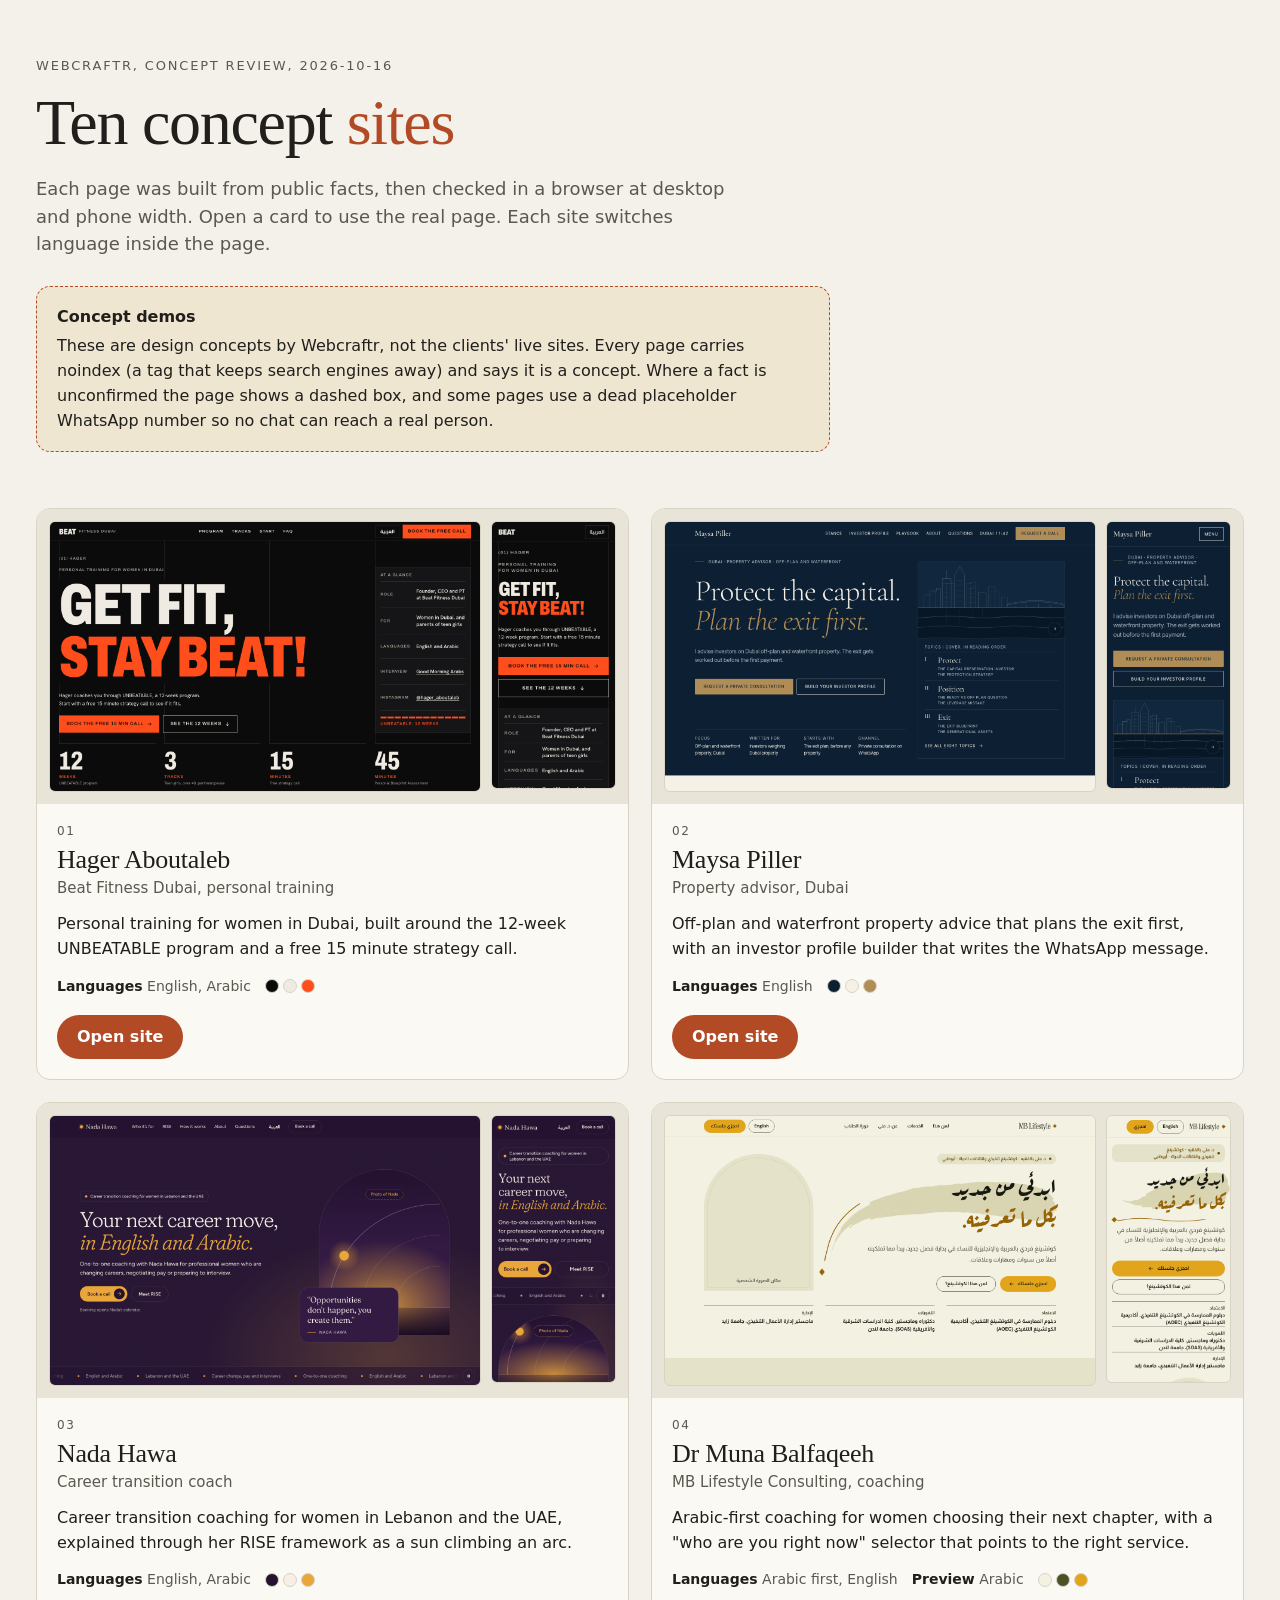
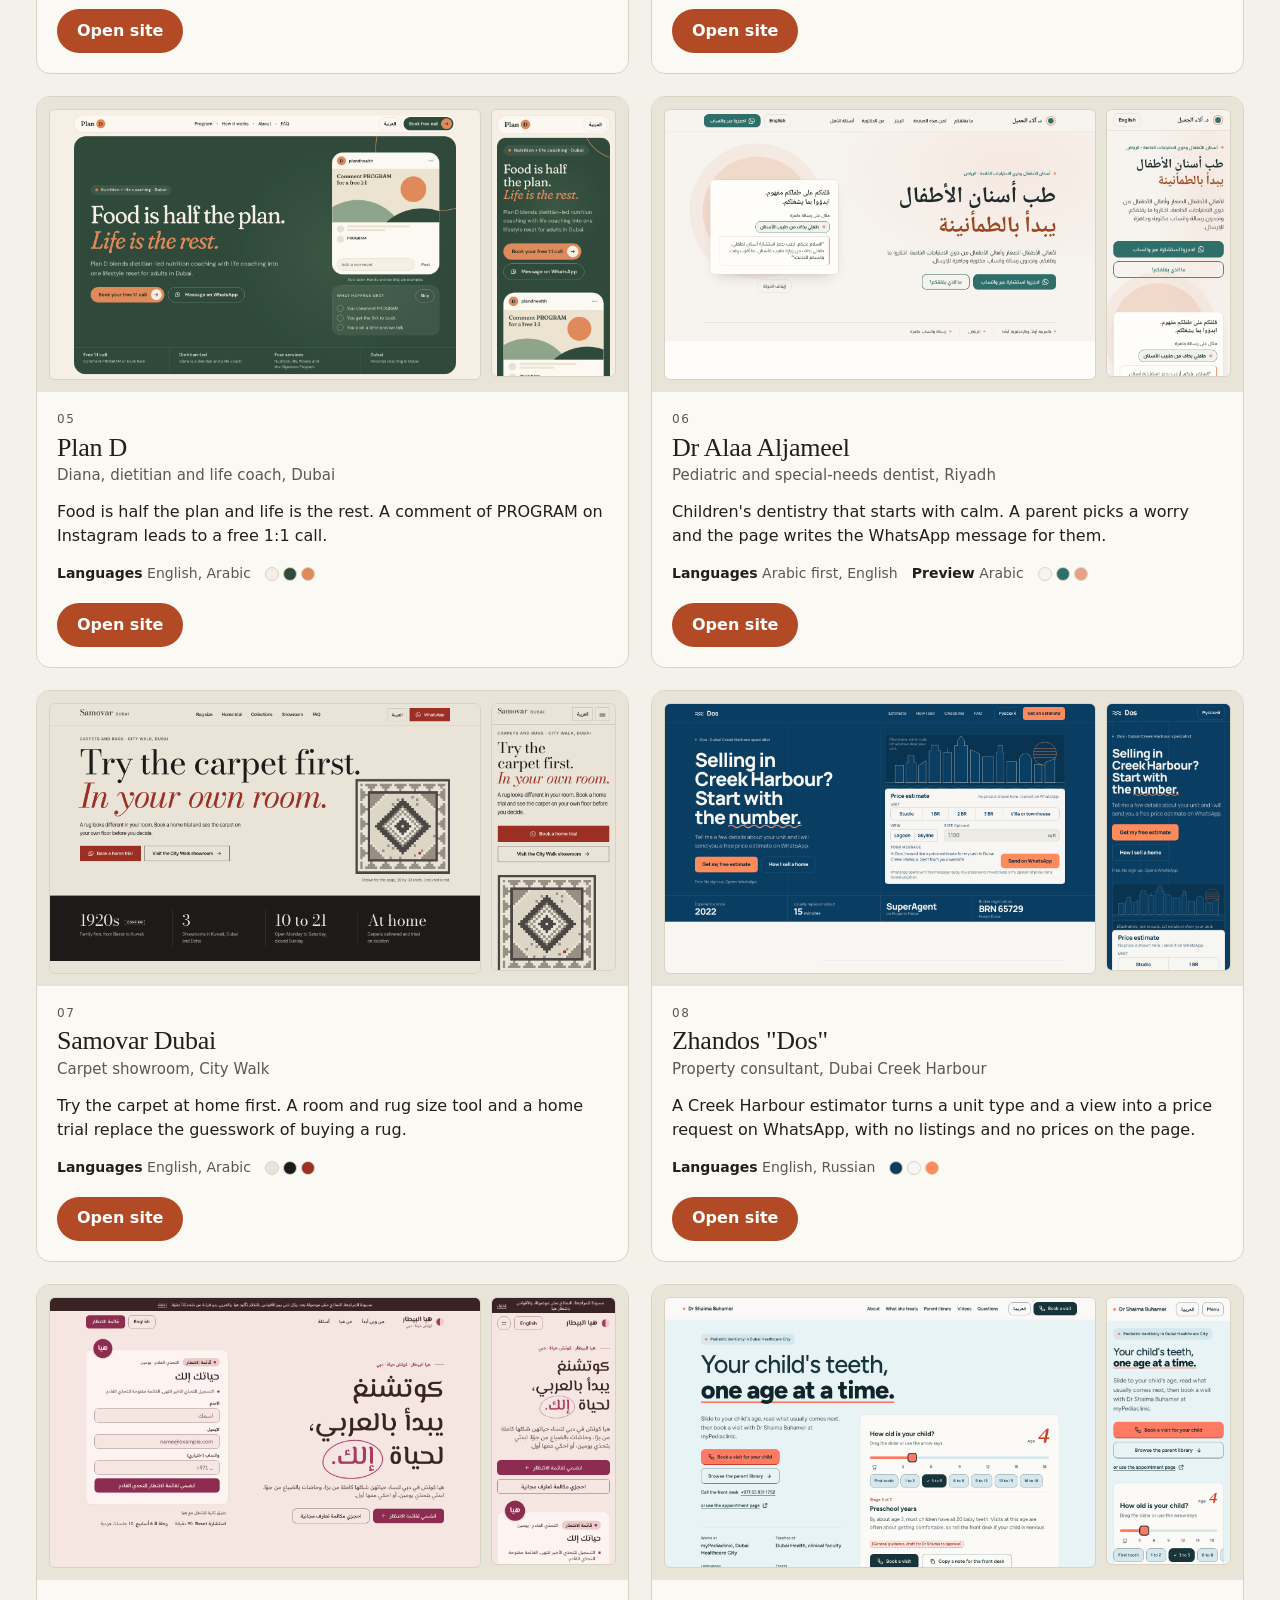
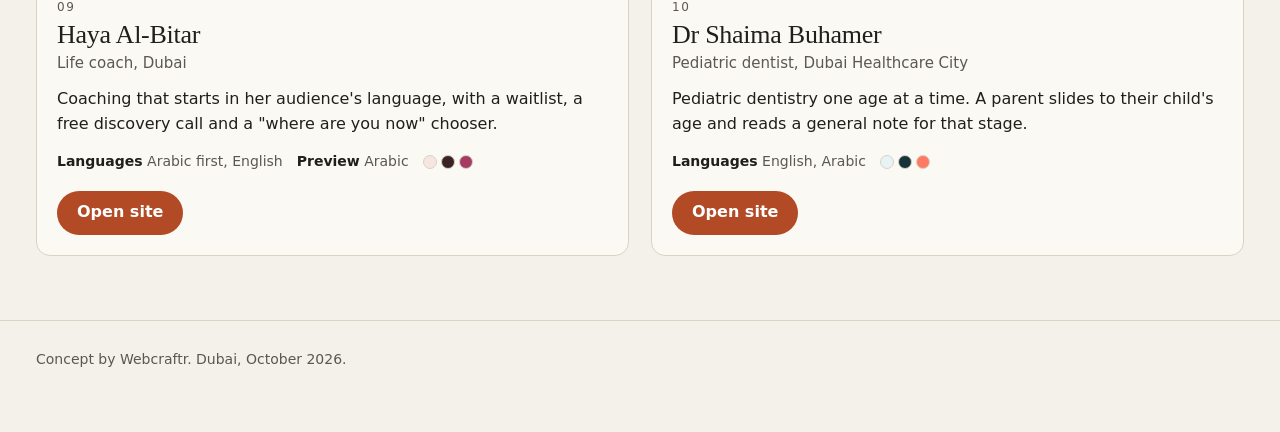
<file: index.html>
<!doctype html>
<html lang="en">
<head>
<meta charset="utf-8">
<meta name="viewport" content="width=device-width, initial-scale=1">
<title>Concept Site Gallery</title>
<meta name="description" content="Ten concept websites by Webcraftr. Design concepts, not the clients' live sites.">
<meta name="robots" content="noindex,nofollow">
<meta name="theme-color" content="#f4f1ea">
<link rel="icon" href="data:image/svg+xml,%3Csvg xmlns='http://www.w3.org/2000/svg' viewBox='0 0 32 32'%3E%3Crect width='32' height='32' rx='7' fill='%23201f1c'/%3E%3Crect x='7' y='8' width='18' height='4' rx='1.5' fill='%23f4f1ea'/%3E%3Crect x='7' y='15' width='11' height='4' rx='1.5' fill='%23f4f1ea'/%3E%3Crect x='7' y='22' width='15' height='4' rx='1.5' fill='%23c4572f'/%3E%3C/svg%3E">
<style>
:root {
  --bg: #f4f1ea;
  --card: #fbf9f4;
  --stage: #e9e4d8;
  --ink: #201f1c;
  --soft: #5b5850;
  --line: #d9d3c4;
  --accent: #b24a26;
  --accent-ink: #ffffff;
  --note-bg: #efe6d2;
  --radius: 14px;
  --gutter: 16px;
  --container: 1240px;
  --font: ui-sans-serif, system-ui, -apple-system, "Segoe UI", Roboto, "Helvetica Neue", Arial, sans-serif;
  --serif: ui-serif, "Iowan Old Style", "Palatino Linotype", Palatino, Georgia, serif;
}
@media (prefers-color-scheme: dark) {
  :root:not([data-theme="light"]) {
    --bg: #151512;
    --card: #1e1d19;
    --stage: #292720;
    --ink: #f1eee6;
    --soft: #b0ab9e;
    --line: #38352c;
    --accent: #e0805a;
    --accent-ink: #1a1815;
    --note-bg: #2a261b;
  }
}
:root[data-theme="dark"] {
  --bg: #151512;
  --card: #1e1d19;
  --stage: #292720;
  --ink: #f1eee6;
  --soft: #b0ab9e;
  --line: #38352c;
  --accent: #e0805a;
  --accent-ink: #1a1815;
  --note-bg: #2a261b;
}
* { box-sizing: border-box; }
html { -webkit-text-size-adjust: 100%; }
body {
  margin: 0;
  background: var(--bg);
  color: var(--ink);
  font-family: var(--font);
  font-size: 16px;
  line-height: 1.55;
}
a { color: inherit; }
a:focus-visible { outline: 3px solid var(--accent); outline-offset: 3px; border-radius: 6px; }
.skip { position: absolute; inset-inline-start: var(--gutter); top: -60px; background: var(--ink); color: var(--bg); padding: 10px 14px; border-radius: 8px; z-index: 5; }
.skip:focus { top: 10px; }
.wrap { width: 100%; max-width: var(--container); margin: 0 auto; padding-inline: var(--gutter); }

header.top { padding: 56px 0 24px; }
.eyebrow { margin: 0 0 14px; font-size: 13px; letter-spacing: .14em; text-transform: uppercase; color: var(--soft); }
h1 {
  margin: 0;
  font-family: var(--serif);
  font-weight: 500;
  font-size: clamp(34px, 6vw, 64px);
  line-height: 1.04;
  letter-spacing: -.02em;
  max-width: 16ch;
}
h1 span { color: var(--accent); }
.lede { margin: 18px 0 0; max-width: 62ch; color: var(--soft); font-size: 18px; }

.note {
  margin: 28px 0 0;
  padding: 18px 20px;
  background: var(--note-bg);
  border: 1px dashed var(--accent);
  border-radius: var(--radius);
  max-width: 78ch;
}
.note strong { display: block; margin-bottom: 4px; }
.note p { margin: 0; }

.grid {
  display: grid;
  grid-template-columns: repeat(auto-fill, minmax(min(100%, 480px), 1fr));
  gap: 22px;
  padding: 32px 0 64px;
  margin: 0;
  list-style: none;
}
.card {
  background: var(--card);
  border: 1px solid var(--line);
  border-radius: var(--radius);
  overflow: hidden;
  display: flex;
  flex-direction: column;
}
.shot {
  display: grid;
  grid-template-columns: 1.6fr .462fr;
  gap: 10px;
  padding: 12px;
  background: var(--stage);
  text-decoration: none;
}
.shot img {
  display: block;
  width: 100%;
  height: auto;
  border-radius: 6px;
  border: 1px solid var(--line);
  background: var(--card);
}
.body { padding: 18px 20px 20px; display: flex; flex-direction: column; flex: 1; }
.num { margin: 0; font-size: 12px; letter-spacing: .14em; color: var(--soft); }
h2 { margin: 4px 0 0; font-family: var(--serif); font-weight: 500; font-size: 26px; line-height: 1.15; letter-spacing: -.01em; }
.biz { margin: 2px 0 0; color: var(--soft); font-size: 15px; }
.pos { margin: 12px 0 0; }
.meta { margin: 14px 0 0; display: flex; flex-wrap: wrap; align-items: center; gap: 6px 14px; font-size: 14px; color: var(--soft); }
.meta b { color: var(--ink); font-weight: 600; }
.sw { display: inline-flex; gap: 4px; }
.sw i { width: 14px; height: 14px; border-radius: 50%; border: 1px solid var(--line); display: block; }
.links { margin: auto 0 0; padding-top: 18px; display: flex; flex-wrap: wrap; align-items: center; gap: 10px 18px; }
.links .btn {
  display: inline-flex; align-items: center; min-height: 44px; padding: 0 20px;
  background: var(--accent); color: var(--accent-ink); font-weight: 600; text-decoration: none;
  border-radius: 999px;
}
.links .btn:hover { filter: brightness(1.06); }
.links .plain { display: inline-flex; align-items: center; min-height: 44px; font-weight: 500; }

footer.end { border-top: 1px solid var(--line); padding: 28px 0 56px; color: var(--soft); font-size: 14px; }
footer.end p { margin: 0 0 6px; }
footer.end .foot-link { display: inline-flex; align-items: center; min-height: 44px; color: var(--ink); font-weight: 500; }

@media (max-width: 520px) {
  header.top { padding-top: 36px; }
  .lede { font-size: 17px; }
  .shot { padding: 8px; gap: 8px; }
  .body { padding: 16px; }
}
</style>
</head>
<body>
<a class="skip" href="#sites">Skip to the sites</a>

<header class="top">
  <div class="wrap">
    <p class="eyebrow">Webcraftr, concept review, 2026-10-16</p>
    <h1>Ten concept <span>sites</span></h1>
    <p class="lede">Each page was built from public facts, then checked in a browser at desktop and phone width. Open a card to use the real page. Each site switches language inside the page.</p>
    <div class="note" role="note">
      <strong>Concept demos</strong>
      <p>These are design concepts by Webcraftr, not the clients' live sites. Every page carries noindex (a tag that keeps search engines away) and says it is a concept. Where a fact is unconfirmed the page shows a dashed box, and some pages use a dead placeholder WhatsApp number so no chat can reach a real person.</p>
    </div>
  </div>
</header>

<main id="sites" class="wrap">
  <ol class="grid">

    <li class="card">
      <a class="shot" href="./01-hager/index.html" aria-label="Open the Hager Aboutaleb site">
        <img src="_previews/01-hager-1440.png" width="1440" height="900" loading="lazy" decoding="async" alt="Desktop hero of the Beat Fitness Dubai site for Hager Aboutaleb">
        <img src="_previews/01-hager-390.png" width="390" height="844" loading="lazy" decoding="async" alt="">
      </a>
      <div class="body">
        <p class="num">01</p>
        <h2>Hager Aboutaleb</h2>
        <p class="biz">Beat Fitness Dubai, personal training</p>
        <p class="pos">Personal training for women in Dubai, built around the 12-week UNBEATABLE program and a free 15 minute strategy call.</p>
        <p class="meta"><span><b>Languages</b> English, Arabic</span><span class="sw" aria-hidden="true"><i style="background:#0b0b0c"></i><i style="background:#efebe2"></i><i style="background:#ff4d1c"></i></span></p>
        <p class="links"><a class="btn" href="./01-hager/index.html">Open site</a></p>
      </div>
    </li>

    <li class="card">
      <a class="shot" href="./02-maysa/index.html" aria-label="Open the Maysa Piller site">
        <img src="_previews/02-maysa-1440.png" width="1440" height="900" loading="lazy" decoding="async" alt="Desktop hero of the Maysa Piller property advisor site">
        <img src="_previews/02-maysa-390.png" width="390" height="844" loading="lazy" decoding="async" alt="">
      </a>
      <div class="body">
        <p class="num">02</p>
        <h2>Maysa Piller</h2>
        <p class="biz">Property advisor, Dubai</p>
        <p class="pos">Off-plan and waterfront property advice that plans the exit first, with an investor profile builder that writes the WhatsApp message.</p>
        <p class="meta"><span><b>Languages</b> English</span><span class="sw" aria-hidden="true"><i style="background:#0c1f33"></i><i style="background:#f6f1e7"></i><i style="background:#b08d57"></i></span></p>
        <p class="links"><a class="btn" href="./02-maysa/index.html">Open site</a></p>
      </div>
    </li>

    <li class="card">
      <a class="shot" href="./03-nada/index.html" aria-label="Open the Nada Hawa site">
        <img src="_previews/03-nada-1440.png" width="1440" height="900" loading="lazy" decoding="async" alt="Desktop hero of the Nada Hawa career coaching site">
        <img src="_previews/03-nada-390.png" width="390" height="844" loading="lazy" decoding="async" alt="">
      </a>
      <div class="body">
        <p class="num">03</p>
        <h2>Nada Hawa</h2>
        <p class="biz">Career transition coach</p>
        <p class="pos">Career transition coaching for women in Lebanon and the UAE, explained through her RISE framework as a sun climbing an arc.</p>
        <p class="meta"><span><b>Languages</b> English, Arabic</span><span class="sw" aria-hidden="true"><i style="background:#241230"></i><i style="background:#f7efe6"></i><i style="background:#e9a63b"></i></span></p>
        <p class="links"><a class="btn" href="./03-nada/index.html">Open site</a></p>
      </div>
    </li>

    <li class="card">
      <a class="shot" href="./04-dr-muna/index.html" aria-label="Open the Dr Muna Balfaqeeh site">
        <img src="_previews/04-dr-muna-1440.png" width="1440" height="900" loading="lazy" decoding="async" alt="Desktop hero, in Arabic, of the MB Lifestyle Consulting site for Dr Muna Balfaqeeh">
        <img src="_previews/04-dr-muna-390.png" width="390" height="844" loading="lazy" decoding="async" alt="">
      </a>
      <div class="body">
        <p class="num">04</p>
        <h2>Dr Muna Balfaqeeh</h2>
        <p class="biz">MB Lifestyle Consulting, coaching</p>
        <p class="pos">Arabic-first coaching for women choosing their next chapter, with a "who are you right now" selector that points to the right service.</p>
        <p class="meta"><span><b>Languages</b> Arabic first, English</span><span><b>Preview</b> Arabic</span><span class="sw" aria-hidden="true"><i style="background:#f3f1e2"></i><i style="background:#4a5226"></i><i style="background:#e2a41b"></i></span></p>
        <p class="links"><a class="btn" href="./04-dr-muna/index.html">Open site</a></p>
      </div>
    </li>

    <li class="card">
      <a class="shot" href="./05-plan-d/index.html" aria-label="Open the Plan D site">
        <img src="_previews/05-plan-d-1440.png" width="1440" height="900" loading="lazy" decoding="async" alt="Desktop hero of the Plan D nutrition and life coaching site">
        <img src="_previews/05-plan-d-390.png" width="390" height="844" loading="lazy" decoding="async" alt="">
      </a>
      <div class="body">
        <p class="num">05</p>
        <h2>Plan D</h2>
        <p class="biz">Diana, dietitian and life coach, Dubai</p>
        <p class="pos">Food is half the plan and life is the rest. A comment of PROGRAM on Instagram leads to a free 1:1 call.</p>
        <p class="meta"><span><b>Languages</b> English, Arabic</span><span class="sw" aria-hidden="true"><i style="background:#f6f0e4"></i><i style="background:#2f4a3a"></i><i style="background:#e08a5b"></i></span></p>
        <p class="links"><a class="btn" href="./05-plan-d/index.html">Open site</a></p>
      </div>
    </li>

    <li class="card">
      <a class="shot" href="./06-dr-alaa/index.html" aria-label="Open the Dr Alaa Aljameel site">
        <img src="_previews/06-dr-alaa-1440.png" width="1440" height="900" loading="lazy" decoding="async" alt="Desktop hero, in Arabic, of the children's dentistry site for Dr Alaa Aljameel">
        <img src="_previews/06-dr-alaa-390.png" width="390" height="844" loading="lazy" decoding="async" alt="">
      </a>
      <div class="body">
        <p class="num">06</p>
        <h2>Dr Alaa Aljameel</h2>
        <p class="biz">Pediatric and special-needs dentist, Riyadh</p>
        <p class="pos">Children's dentistry that starts with calm. A parent picks a worry and the page writes the WhatsApp message for them.</p>
        <p class="meta"><span><b>Languages</b> Arabic first, English</span><span><b>Preview</b> Arabic</span><span class="sw" aria-hidden="true"><i style="background:#f7f3ee"></i><i style="background:#2f6f6a"></i><i style="background:#e8a283"></i></span></p>
        <p class="links"><a class="btn" href="./06-dr-alaa/index.html">Open site</a></p>
      </div>
    </li>

    <li class="card">
      <a class="shot" href="./07-samovar/index.html" aria-label="Open the Samovar Dubai site">
        <img src="_previews/07-samovar-1440.png" width="1440" height="900" loading="lazy" decoding="async" alt="Desktop hero of the Samovar Dubai carpet showroom site">
        <img src="_previews/07-samovar-390.png" width="390" height="844" loading="lazy" decoding="async" alt="">
      </a>
      <div class="body">
        <p class="num">07</p>
        <h2>Samovar Dubai</h2>
        <p class="biz">Carpet showroom, City Walk</p>
        <p class="pos">Try the carpet at home first. A room and rug size tool and a home trial replace the guesswork of buying a rug.</p>
        <p class="meta"><span><b>Languages</b> English, Arabic</span><span class="sw" aria-hidden="true"><i style="background:#e9e3d8"></i><i style="background:#1d1b19"></i><i style="background:#9c2f24"></i></span></p>
        <p class="links"><a class="btn" href="./07-samovar/index.html">Open site</a></p>
      </div>
    </li>

    <li class="card">
      <a class="shot" href="./08-zhandos/index.html" aria-label="Open the Zhandos Dos site">
        <img src="_previews/08-zhandos-1440.png" width="1440" height="900" loading="lazy" decoding="async" alt="Desktop hero of the Dos property consultant site with the Creek Harbour estimator">
        <img src="_previews/08-zhandos-390.png" width="390" height="844" loading="lazy" decoding="async" alt="">
      </a>
      <div class="body">
        <p class="num">08</p>
        <h2>Zhandos "Dos"</h2>
        <p class="biz">Property consultant, Dubai Creek Harbour</p>
        <p class="pos">A Creek Harbour estimator turns a unit type and a view into a price request on WhatsApp, with no listings and no prices on the page.</p>
        <p class="meta"><span><b>Languages</b> English, Russian</span><span class="sw" aria-hidden="true"><i style="background:#0a3d62"></i><i style="background:#f7f6f2"></i><i style="background:#ff8a5b"></i></span></p>
        <p class="links"><a class="btn" href="./08-zhandos/index.html">Open site</a></p>
      </div>
    </li>

    <li class="card">
      <a class="shot" href="./09-haya/index.html" aria-label="Open the Haya Al-Bitar site">
        <img src="_previews/09-haya-1440.png" width="1440" height="900" loading="lazy" decoding="async" alt="Desktop hero, in Arabic, of the life coaching site for Haya Al-Bitar">
        <img src="_previews/09-haya-390.png" width="390" height="844" loading="lazy" decoding="async" alt="">
      </a>
      <div class="body">
        <p class="num">09</p>
        <h2>Haya Al-Bitar</h2>
        <p class="biz">Life coach, Dubai</p>
        <p class="pos">Coaching that starts in her audience's language, with a waitlist, a free discovery call and a "where are you now" chooser.</p>
        <p class="meta"><span><b>Languages</b> Arabic first, English</span><span><b>Preview</b> Arabic</span><span class="sw" aria-hidden="true"><i style="background:#f6e6e2"></i><i style="background:#3a2325"></i><i style="background:#a63b63"></i></span></p>
        <p class="links"><a class="btn" href="./09-haya/index.html">Open site</a></p>
      </div>
    </li>

    <li class="card">
      <a class="shot" href="./10-dr-shaima/index.html" aria-label="Open the Dr Shaima Buhamer site">
        <img src="_previews/10-dr-shaima-1440.png" width="1440" height="900" loading="lazy" decoding="async" alt="Desktop hero of the pediatric dentist site for Dr Shaima Buhamer with the age scrubber">
        <img src="_previews/10-dr-shaima-390.png" width="390" height="844" loading="lazy" decoding="async" alt="">
      </a>
      <div class="body">
        <p class="num">10</p>
        <h2>Dr Shaima Buhamer</h2>
        <p class="biz">Pediatric dentist, Dubai Healthcare City</p>
        <p class="pos">Pediatric dentistry one age at a time. A parent slides to their child's age and reads a general note for that stage.</p>
        <p class="meta"><span><b>Languages</b> English, Arabic</span><span class="sw" aria-hidden="true"><i style="background:#e8f3f6"></i><i style="background:#17343b"></i><i style="background:#ff7a63"></i></span></p>
        <p class="links"><a class="btn" href="./10-dr-shaima/index.html">Open site</a></p>
      </div>
    </li>

  </ol>
</main>

<footer class="end">
  <div class="wrap">
    <p>Concept by Webcraftr. Dubai, October 2026.</p>
  </div>
</footer>
</body>
</html>
</file>
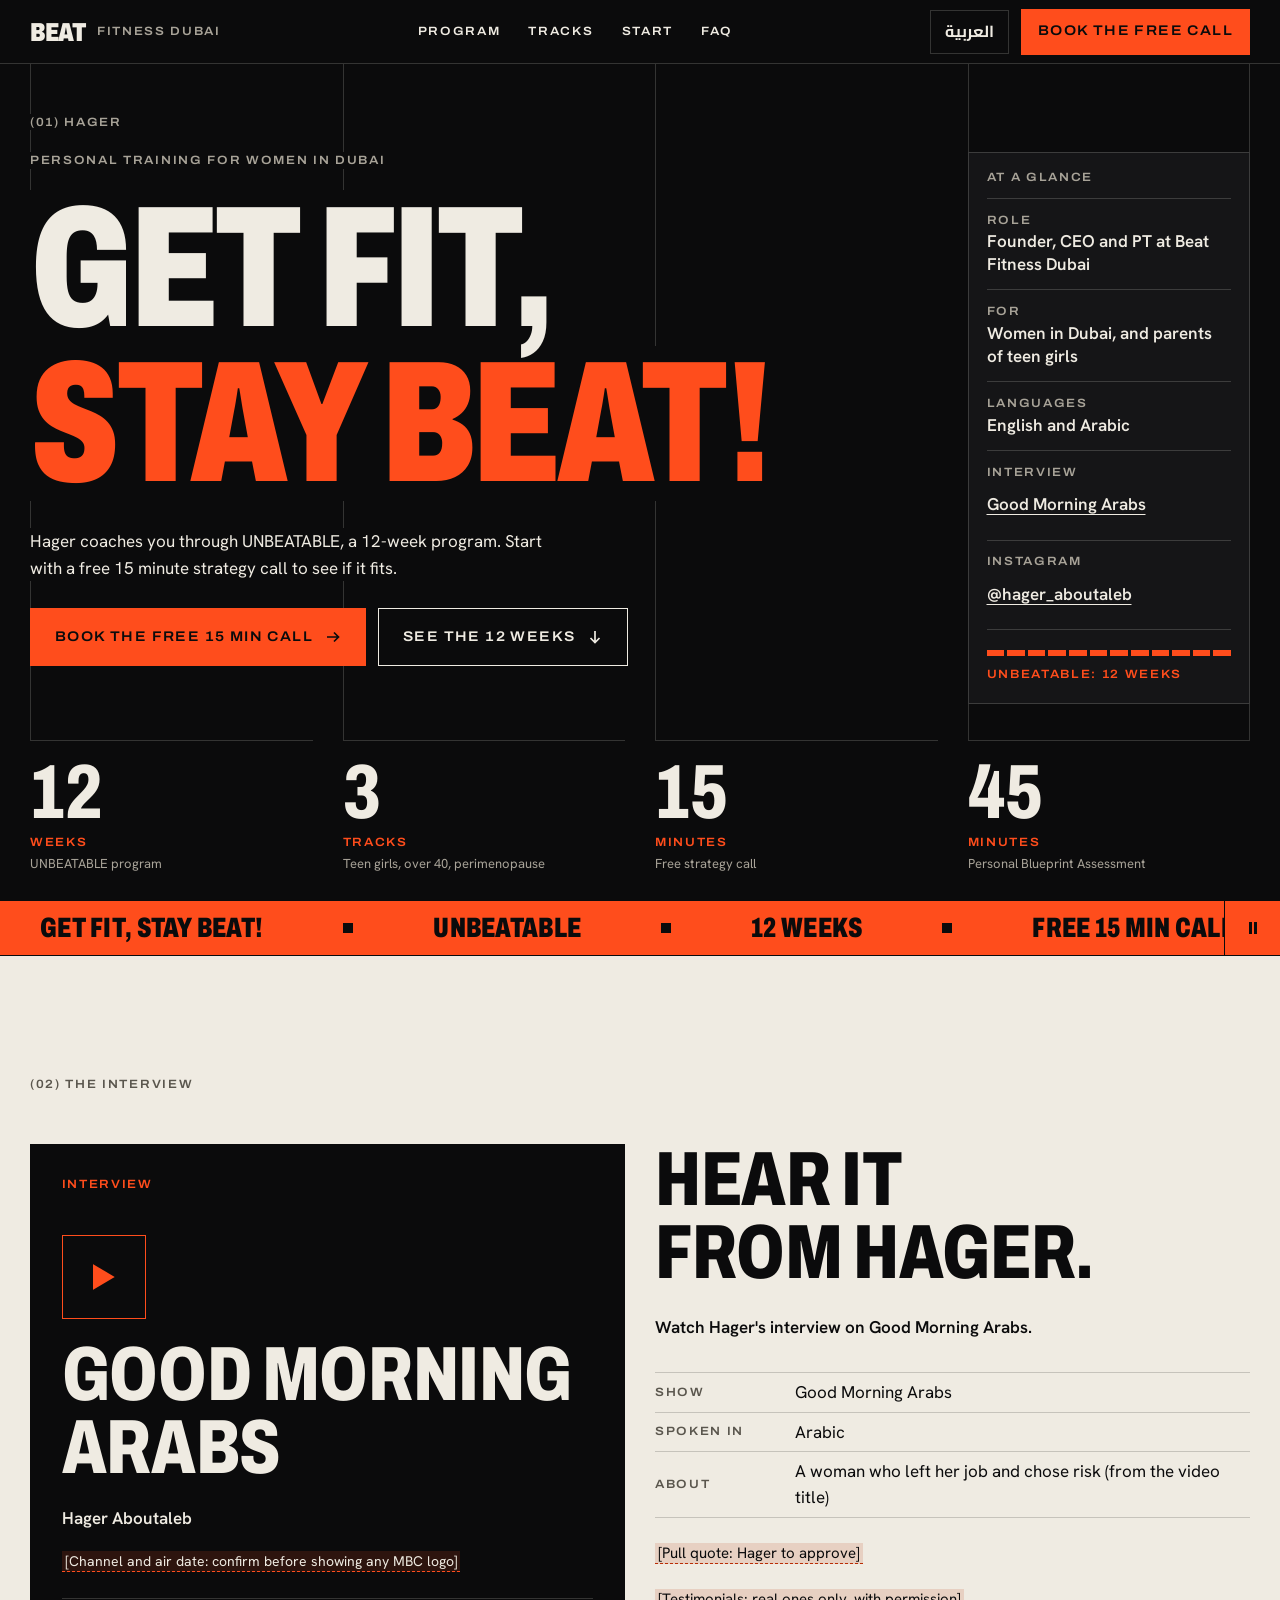
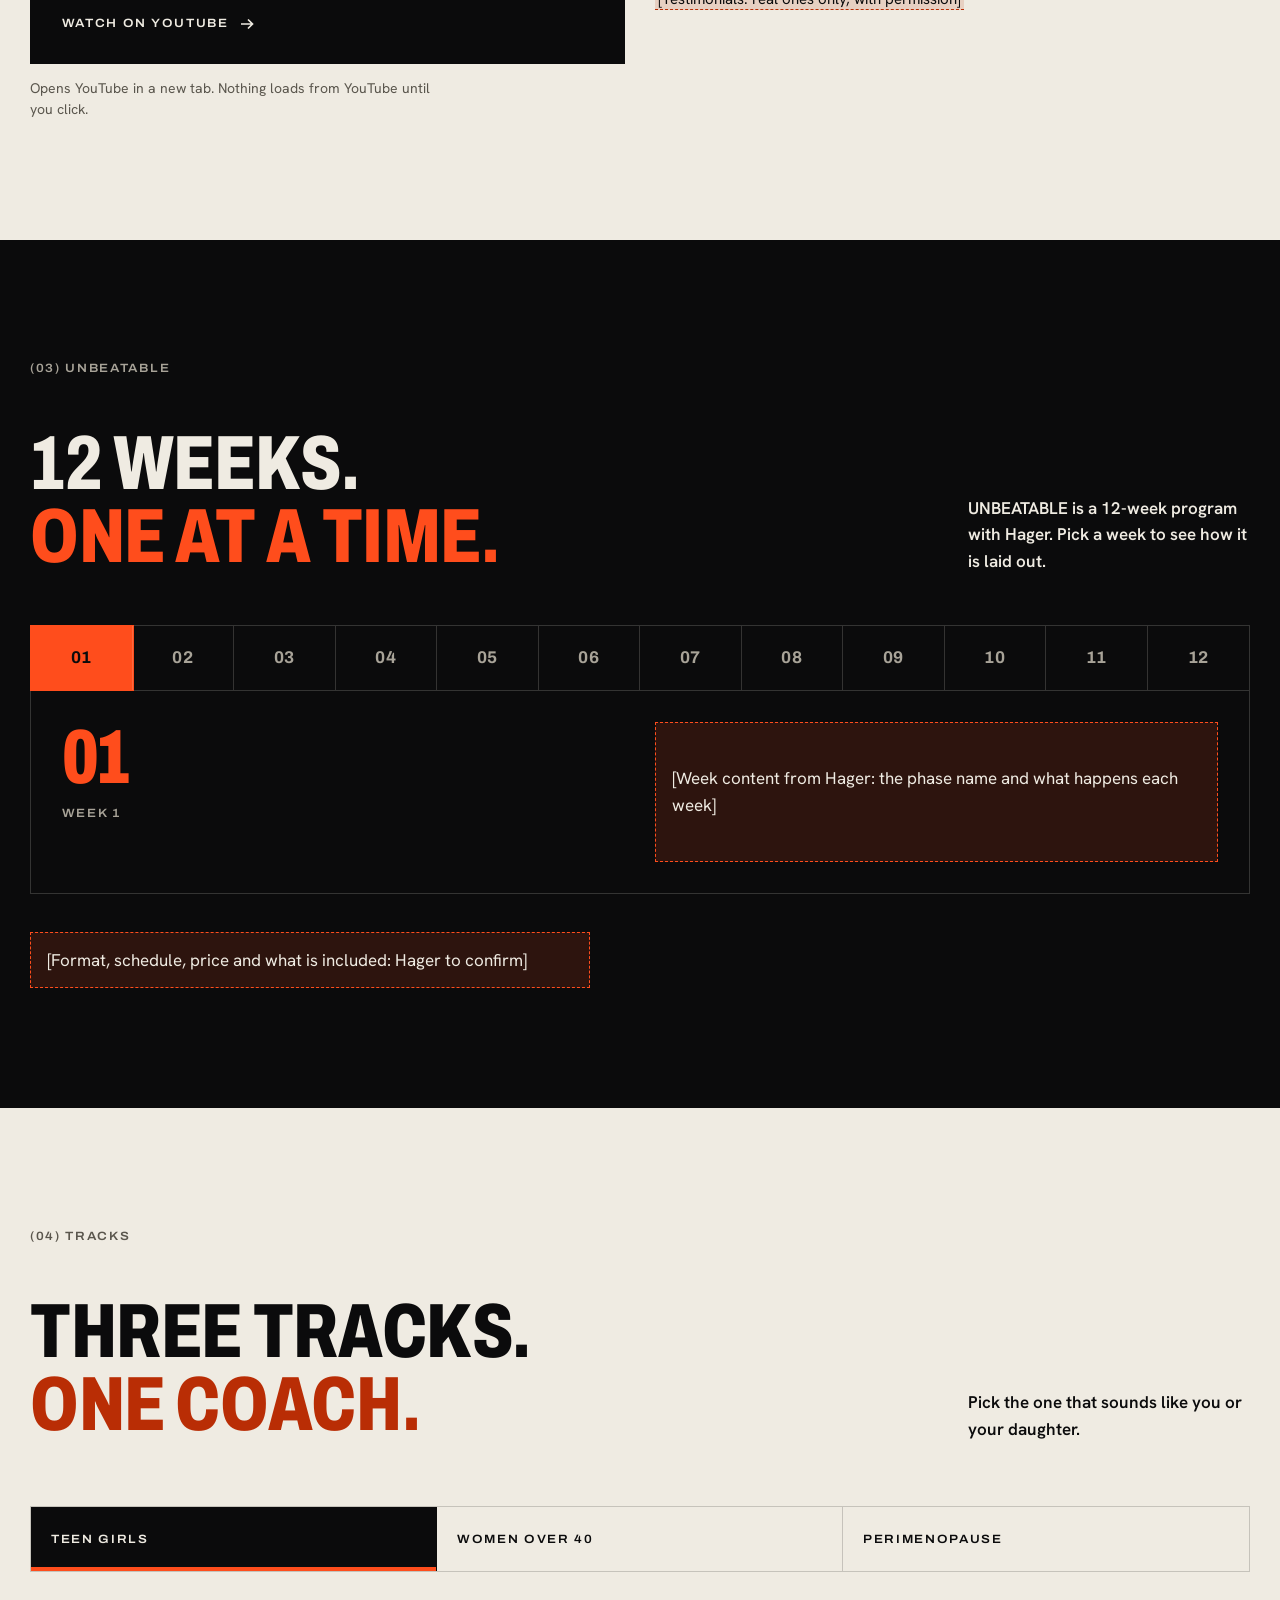
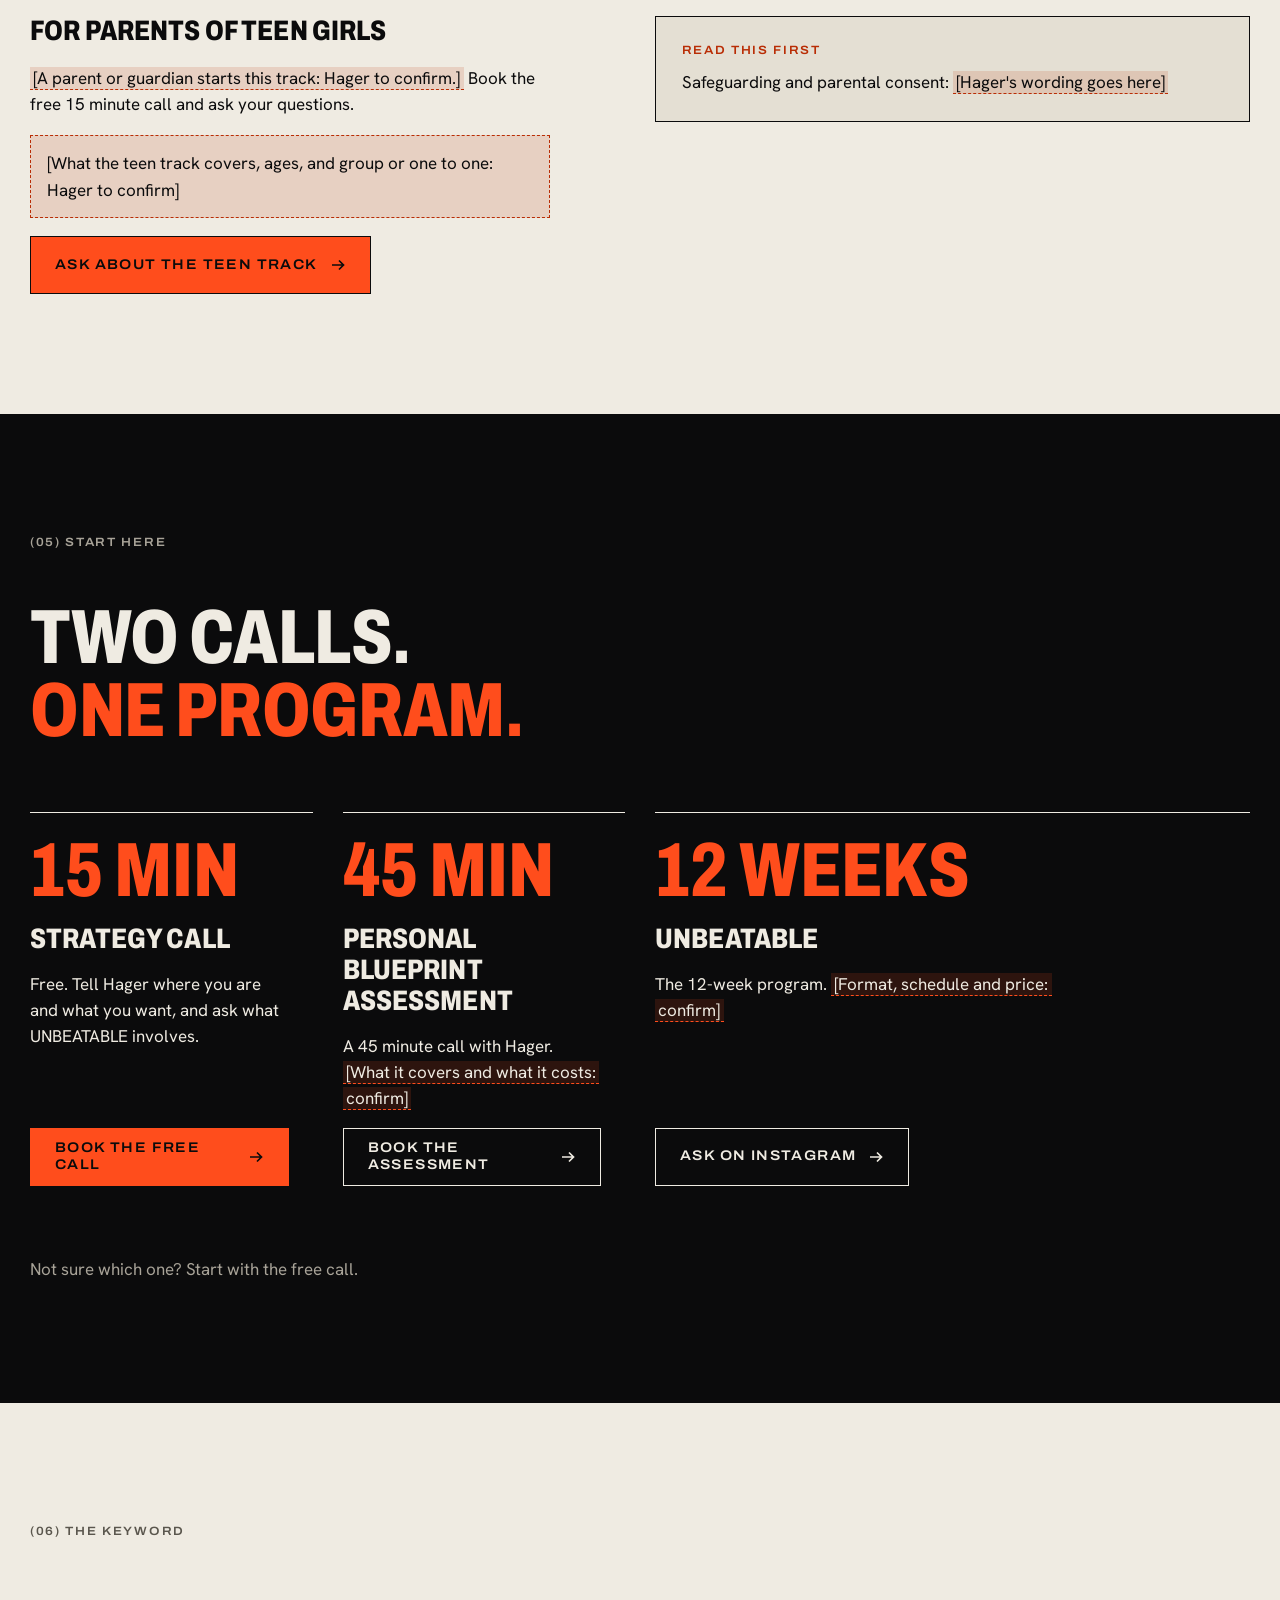
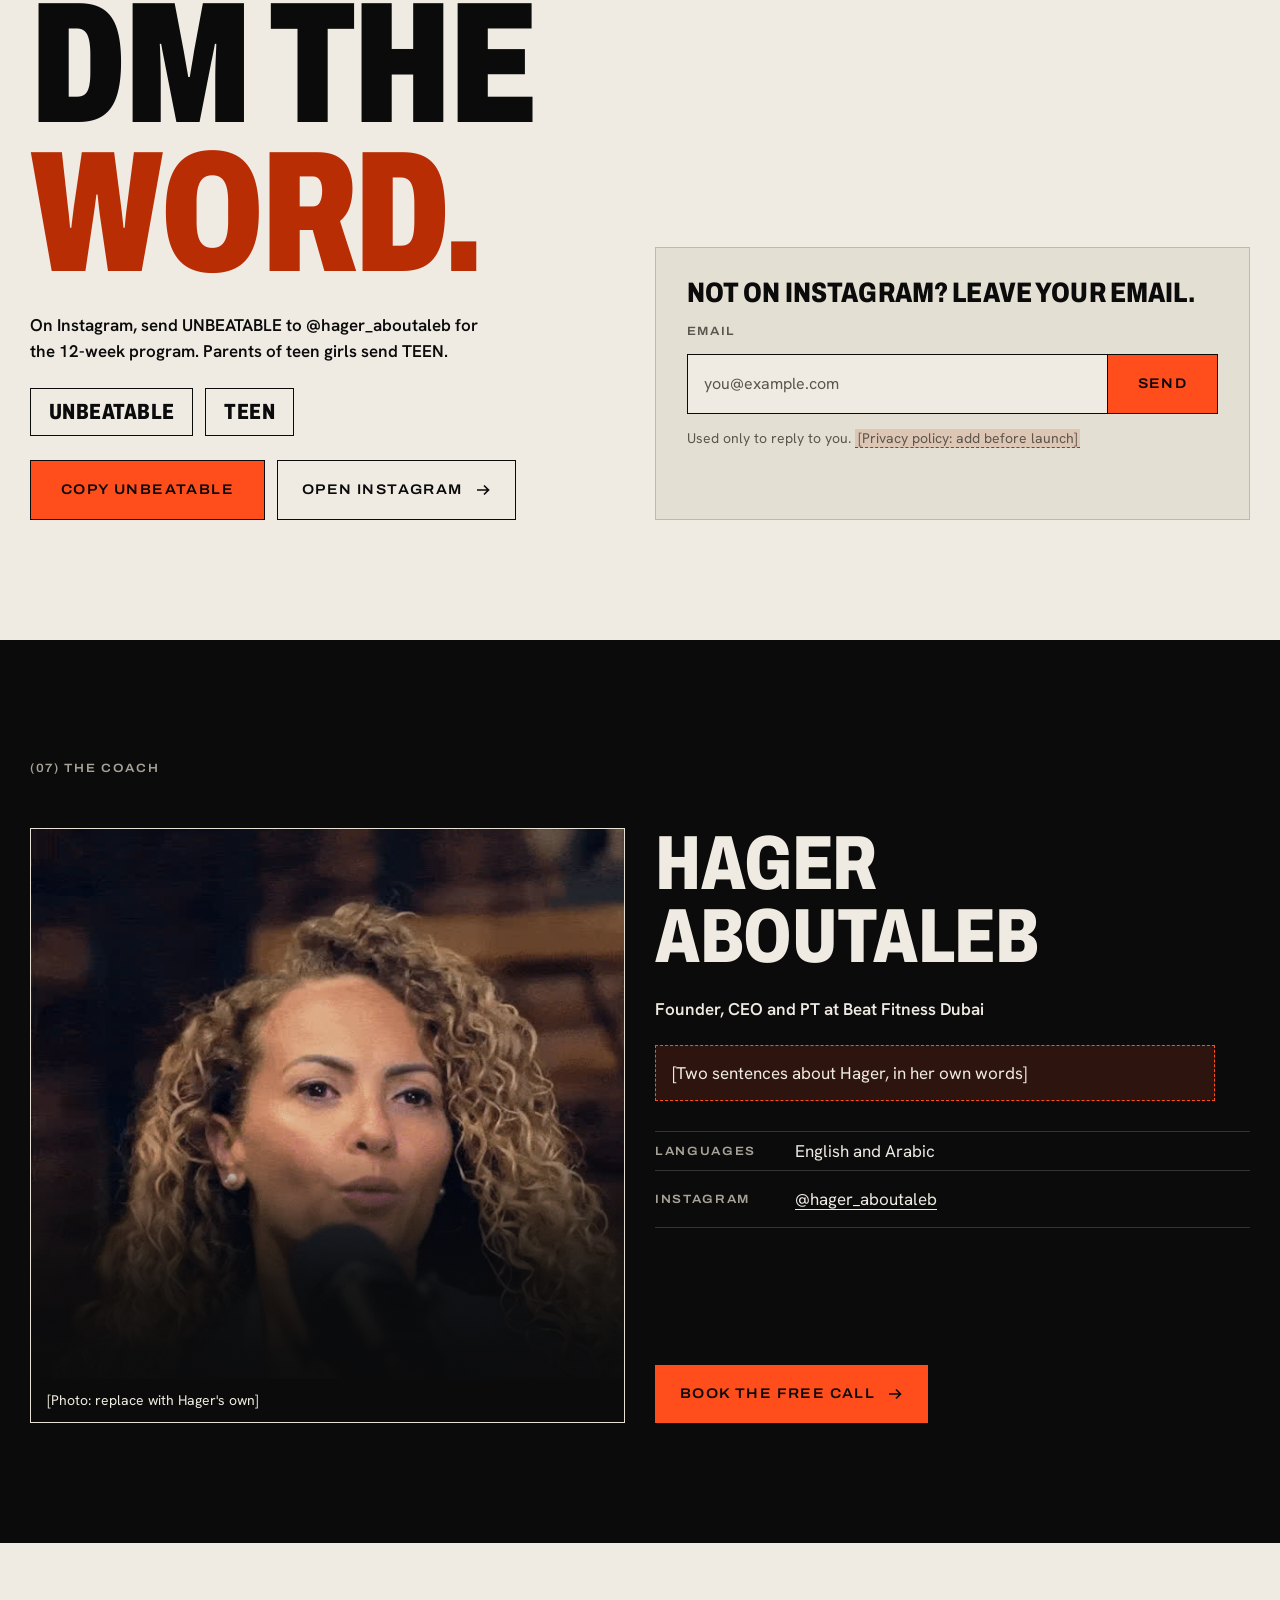
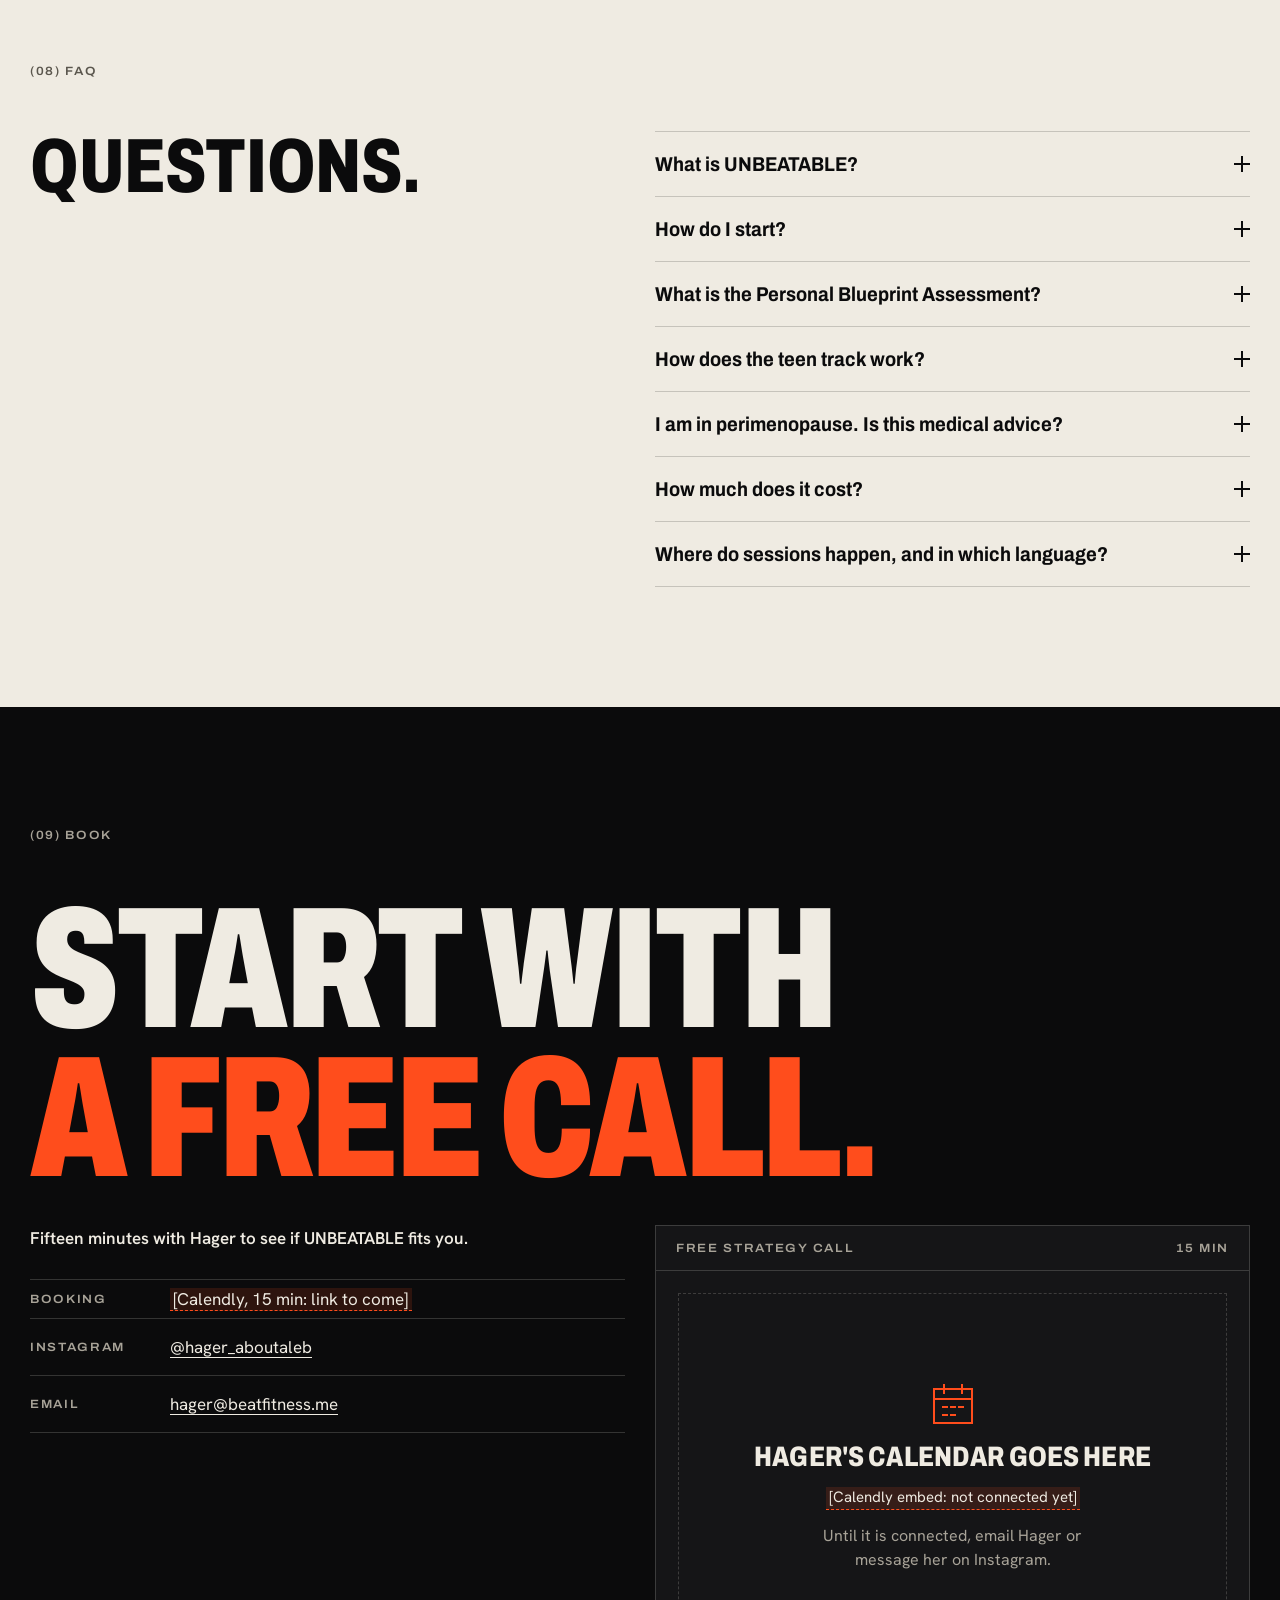
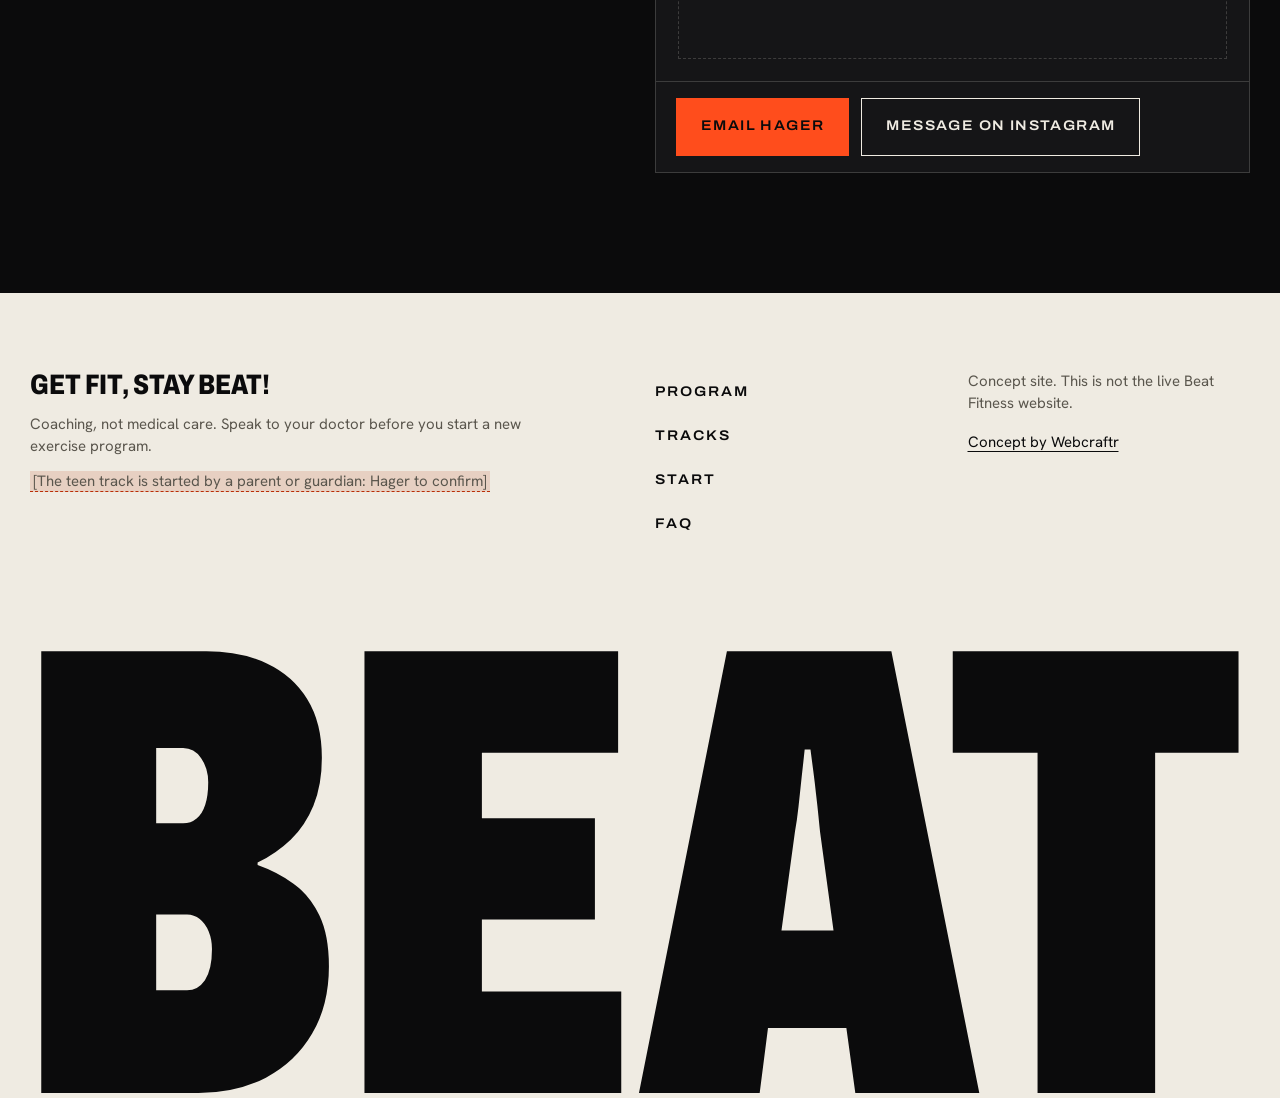
<file: 01-hager/index.html>
<!doctype html>
<html lang="en" dir="ltr">
<head>
<meta charset="utf-8">
<meta name="viewport" content="width=device-width, initial-scale=1">
<title>Beat Fitness Dubai: Get Fit, Stay Beat!</title>
<meta name="description" content="Concept site for Beat Fitness Dubai. Personal training for women, the 12-week UNBEATABLE program and a free 15 minute strategy call with Hager.">
<meta name="robots" content="noindex,nofollow">
<meta name="theme-color" content="#0b0b0c">
<meta property="og:type" content="website">
<meta property="og:title" content="Beat Fitness Dubai: Get Fit, Stay Beat!">
<meta property="og:description" content="Personal training for women in Dubai. The 12-week UNBEATABLE program starts with a free 15 minute strategy call.">

<meta property="og:image" content="https://m-adib.github.io/webcraftr-concepts/01-hager/assets/og.png">
<meta property="og:image:width" content="1200">
<meta property="og:image:height" content="630">
<meta name="twitter:card" content="summary_large_image">
<meta name="twitter:title" content="Beat Fitness Dubai: Get Fit, Stay Beat!">
<meta name="twitter:description" content="Personal training for women in Dubai. The 12-week UNBEATABLE program starts with a free 15 minute strategy call.">
<meta name="twitter:image" content="https://m-adib.github.io/webcraftr-concepts/01-hager/assets/og.png">
<link rel="icon" href="assets/favicon.svg" type="image/svg+xml">
<link rel="preload" href="assets/fonts/archivo-latin-wdth-normal.woff2" as="font" type="font/woff2" crossorigin>
<link rel="preload" href="assets/fonts/hanken-grotesk-latin-wght-normal.woff2" as="font" type="font/woff2" crossorigin>
<script>
/* Runs before first paint: language, direction and the motion switch.
   ?lang= wins, then the saved choice, then English. Storage is wrapped because it can throw. */
(function(){var d=document.documentElement,l='en';
try{var q=new URLSearchParams(location.search).get('lang');if(q==='ar'||q==='en'){l=q}else{var s=localStorage.getItem('beat-lang');if(s==='ar'||s==='en')l=s}}catch(e){}
d.lang=l;d.dir=l==='ar'?'rtl':'ltr';d.classList.add('js');
if(l==='ar')d.classList.add('i18n-pending');
var rm=false;try{rm=matchMedia('(prefers-reduced-motion: reduce)').matches}catch(e){}
d.classList.add(!rm&&'IntersectionObserver' in window?'motion':'no-motion');
/* If the main script never reports in, drop the hidden start states so nothing stays invisible. */
setTimeout(function(){if(!window.__beatReady){d.classList.remove('motion','i18n-pending');d.classList.add('no-motion')}},3000);
})();
</script>
<link rel="stylesheet" href="css/styles.css">
<script src="js/i18n.js" defer></script>
<script src="js/main.js" defer></script>
</head>
<body>

<a class="skip" href="#main" data-i18n="a11y.skip">Skip to content</a>
<div class="curtain" aria-hidden="true"></div>


<header class="site-head scene-ink" id="header">
  <div class="wrap head-row">
    <a class="brand" href="#hero" aria-label="Beat Fitness Dubai">
      <span class="brand-mark">BEAT</span>
      <span class="brand-sub label">Fitness Dubai</span>
    </a>
    <nav class="nav" aria-label="Main" data-i18n-attr="aria-label:nav.aria">
      <a href="#program" data-i18n="nav.program">Program</a>
      <a href="#tracks" data-i18n="nav.tracks">Tracks</a>
      <a href="#start" data-i18n="nav.start">Start</a>
      <a href="#faq" data-i18n="nav.faq">FAQ</a>
    </nav>
    <div class="head-actions">
      <button class="lang-btn" id="lang-btn" type="button" lang="ar" aria-label="Switch to Arabic" data-i18n-attr="aria-label:lang.toggle.aria" data-i18n="lang.toggle.label">العربية</button>
      <a class="btn btn-primary btn-sm" href="#book" data-book><span class="btn-face"><span data-i18n="cta.book.short">Book the free call</span></span></a>
    </div>
  </div>
</header>

<main id="main">


<section id="hero" class="scene scene-ink hero" aria-labelledby="h1">
  <div class="rules" aria-hidden="true"><i></i><i></i><i></i><i></i><i class="end"></i></div>
  <div class="wrap hero-wrap">
    <p class="slate label" data-reveal data-i18n="hero.slate">(01) HAGER</p>
    <div class="hero-grid g4">
      <div class="hero-copy">
        <h1 id="h1" class="t-display">
          <span class="eyebrow label" data-reveal data-i18n="hero.eyebrow">Personal training for women in Dubai</span>
          <span class="h1-line" data-reveal data-i18n="hero.h1.l1">GET FIT,</span>
          <span class="h1-line is-accent" data-reveal data-i18n="hero.h1.l2">STAY BEAT!</span>
        </h1>
        <p class="hero-sub" data-reveal data-i18n="hero.sub">Hager coaches you through UNBEATABLE, a <span class="nb">12-week</span> program. Start with a free 15 minute strategy call to see if it fits.</p>
        <div class="hero-cta" data-reveal>
          <a class="btn btn-primary" href="#book" data-book><span class="btn-face"><span data-i18n="cta.book">Book the free 15 min call</span><svg class="arrow" viewBox="0 0 16 16" width="16" height="16" aria-hidden="true" focusable="false"><path d="M2 8h11M9 3.5 13.5 8 9 12.5" fill="none" stroke="currentColor" stroke-width="1.7"/></svg></span></a>
          <a class="btn btn-ghost" href="#program"><span class="btn-face"><span data-i18n="hero.cta.secondary">See the 12 weeks</span><svg class="arrow down" viewBox="0 0 16 16" width="16" height="16" aria-hidden="true" focusable="false"><path d="M2 8h11M9 3.5 13.5 8 9 12.5" fill="none" stroke="currentColor" stroke-width="1.7"/></svg></span></a>
        </div>
      </div>
      <div class="hero-proof" data-reveal>
        
        <aside class="glance" aria-labelledby="gl-h">
          <p class="gl-top label" id="gl-h" data-i18n="hero.glance.label">At a glance</p>
          <dl class="gl-rows">
            <div><dt class="label" data-i18n="hero.glance.role.k">Role</dt><dd data-i18n="hero.glance.role.v">Founder, CEO and PT at Beat Fitness Dubai</dd></div>
            <div><dt class="label" data-i18n="hero.glance.for.k">For</dt><dd data-i18n="hero.glance.for.v">Women in Dubai, and parents of teen girls</dd></div>
            <div><dt class="label" data-i18n="hero.glance.lang.k">Languages</dt><dd data-i18n="hero.glance.lang.v">English and Arabic</dd></div>
            <div><dt class="label" data-i18n="hero.glance.int.k">Interview</dt><dd><a class="link" href="#proof" data-i18n="hero.glance.int.v">Good Morning Arabs</a></dd></div>
            <div><dt class="label" data-i18n="hero.glance.ig.k">Instagram</dt><dd><a class="link" href="https://www.instagram.com/hager_aboutaleb/" target="_blank" rel="noopener noreferrer"><bdi dir="ltr">@hager_aboutaleb</bdi><span class="sr-only" data-i18n="a11y.external">(opens in a new tab)</span></a></dd></div>
          </dl>
          <div class="gl-rail" aria-hidden="true"><i style="--k:0"></i><i style="--k:1"></i><i style="--k:2"></i><i style="--k:3"></i><i style="--k:4"></i><i style="--k:5"></i><i style="--k:6"></i><i style="--k:7"></i><i style="--k:8"></i><i style="--k:9"></i><i style="--k:10"></i><i style="--k:11"></i></div>
          <p class="gl-cap label" data-i18n="hero.glance.rail">UNBEATABLE: 12 weeks</p>
        </aside>
      </div>
    </div>
    <ul class="proof-strip" role="list">
      <li data-reveal><span class="ps-n num" data-count="12">12</span><span class="ps-l label" data-i18n="hero.strip.1.l">Weeks</span><span class="ps-s" data-i18n="hero.strip.1.s">UNBEATABLE program</span></li>
      <li data-reveal><span class="ps-n num" data-count="3">3</span><span class="ps-l label" data-i18n="hero.strip.2.l">Tracks</span><span class="ps-s" data-i18n="hero.strip.2.s">Teen girls, over 40, perimenopause</span></li>
      <li data-reveal><span class="ps-n num" data-count="15">15</span><span class="ps-l label" data-i18n="hero.strip.3.l">Minutes</span><span class="ps-s" data-i18n="hero.strip.3.s">Free strategy call</span></li>
      <li data-reveal><span class="ps-n num" data-count="45">45</span><span class="ps-l label" data-i18n="hero.strip.4.l">Minutes</span><span class="ps-s" data-i18n="hero.strip.4.s">Personal Blueprint Assessment</span></li>
    </ul>
  </div>
</section>


<div class="strip" id="strip">
  <div class="strip-track">
    <ul class="strip-set" role="list">
      <li data-i18n="strip.1">Get fit, stay beat!</li>
      <li class="num-li">UNBEATABLE</li>
      <li data-i18n="strip.3">12 weeks</li>
      <li data-i18n="strip.4">Free 15 min call</li>
    </ul>
    <ul class="strip-set" role="list" aria-hidden="true">
      <li data-i18n="strip.1">Get fit, stay beat!</li>
      <li class="num-li">UNBEATABLE</li>
      <li data-i18n="strip.3">12 weeks</li>
      <li data-i18n="strip.4">Free 15 min call</li>
    </ul>
    <ul class="strip-set" role="list" aria-hidden="true">
      <li data-i18n="strip.1">Get fit, stay beat!</li>
      <li class="num-li">UNBEATABLE</li>
      <li data-i18n="strip.3">12 weeks</li>
      <li data-i18n="strip.4">Free 15 min call</li>
    </ul>
    <ul class="strip-set" role="list" aria-hidden="true">
      <li data-i18n="strip.1">Get fit, stay beat!</li>
      <li class="num-li">UNBEATABLE</li>
      <li data-i18n="strip.3">12 weeks</li>
      <li data-i18n="strip.4">Free 15 min call</li>
    </ul>
  </div>
  <button class="strip-toggle" id="strip-toggle" type="button" aria-pressed="false" aria-label="Pause scrolling text" title="Pause scrolling text" data-i18n-attr="aria-label:strip.pause">
    <svg class="ico-pause" viewBox="0 0 16 16" width="16" height="16" aria-hidden="true" focusable="false"><path d="M4 2h3v12H4zM9 2h3v12H9z" fill="currentColor"/></svg>
    <svg class="ico-play" viewBox="0 0 16 16" width="16" height="16" aria-hidden="true" focusable="false"><path d="M4 2l10 6-10 6z" fill="currentColor"/></svg>
  </button>
</div>


<section id="proof" class="scene scene-bone sect">
  <div class="wrap">
    <p class="slate label" data-reveal data-i18n="proof.slate">(02) THE INTERVIEW</p>
    <div class="g4 proof-grid">
      <div class="proof-poster" data-reveal>
        <a class="poster scene-ink" href="https://youtu.be/gX6DG2XXr0w" target="_blank" rel="noopener noreferrer">
          <span class="poster-kicker label" data-i18n="proof.card.kicker">Interview</span>
          <span class="poster-play" aria-hidden="true"><i></i></span>
          <span class="poster-title t-heading" data-i18n="proof.card.title">Good Morning Arabs</span>
          
          <span class="poster-guest" data-i18n="proof.card.guest">Hager Aboutaleb</span>
          <span class="ph poster-ph" data-i18n="proof.card.channel.ph">[Channel and air date: confirm before showing any MBC logo]</span>
          <span class="poster-cta label"><span data-i18n="proof.card.cta">Watch on YouTube</span><svg class="arrow" viewBox="0 0 16 16" width="16" height="16" aria-hidden="true" focusable="false"><path d="M2 8h11M9 3.5 13.5 8 9 12.5" fill="none" stroke="currentColor" stroke-width="1.7"/></svg><span class="sr-only" data-i18n="a11y.external">(opens in a new tab)</span></span>
        </a>
        <p class="poster-note" data-i18n="proof.card.note">Opens YouTube in a new tab. Nothing loads from YouTube until you click.</p>
      </div>
      <div class="proof-copy">
        <h2 class="t-heading" data-reveal data-i18n="proof.h2">Hear it from Hager.</h2>
        <p class="lead" data-reveal data-i18n="proof.lead">Watch Hager's interview on Good Morning Arabs.</p>
        
        <dl class="facts proof-facts" data-reveal>
          <div><dt class="label" data-i18n="proof.facts.show.k">Show</dt><dd data-i18n="proof.facts.show.v">Good Morning Arabs</dd></div>
          <div><dt class="label" data-i18n="proof.facts.lang.k">Spoken in</dt><dd data-i18n="proof.facts.lang.v">Arabic</dd></div>
          <div><dt class="label" data-i18n="proof.facts.about.k">About</dt><dd data-i18n="proof.facts.about.v">A woman who left her job and chose risk (from the video title)</dd></div>
        </dl>
        <p class="ph-line" data-reveal data-i18n="proof.quote.ph"><span class="ph">[Pull quote: Hager to approve]</span></p>
        <p class="ph-line" data-reveal data-i18n="proof.testi.ph"><span class="ph">[Testimonials: real ones only, with permission]</span></p>
      </div>
    </div>
  </div>
</section>


<section id="program" class="scene scene-ink sect program">
  <div class="wrap">
    <p class="slate label" data-reveal data-i18n="prog.slate">(03) UNBEATABLE</p>
    <div class="g4 prog-head">
      <h2 class="t-heading prog-h2" data-reveal><span class="blk" data-i18n="prog.h2.l1">12 weeks.</span> <span class="blk is-accent" data-i18n="prog.h2.l2">One at a time.</span></h2>
      <div class="prog-intro" data-reveal>
        <p class="lead" data-i18n="prog.lead">UNBEATABLE is a <span class="nb">12-week</span> program with Hager. Pick a week to see how it is laid out.</p>
      </div>
    </div>

    
    <div class="weeks-ui" id="weeks-ui">
      <div class="rail" id="rail" role="tablist" aria-label="The 12 weeks of UNBEATABLE" data-i18n-attr="aria-label:prog.rail.aria"></div>
      <div class="wk-panel" id="wk-panel" role="tabpanel" tabindex="0"></div>
      <p class="sr-only" id="wk-status" role="status"></p>
    </div>

    <p class="weeks-nojs" data-i18n="prog.nojs">Each week of UNBEATABLE is listed below.</p>
    
    <p class="ph ph-block weeks-nojs-ph" data-i18n="prog.frame.ph">[Week content from Hager: the phase name and what happens each week]</p>
    <ol class="weeks-list" id="weeks-list">
      <li data-week="1"><span class="wl-n" data-n="1" data-i18n="prog.week.label">Week 1</span></li>
      <li data-week="2"><span class="wl-n" data-n="2" data-i18n="prog.week.label">Week 2</span></li>
      <li data-week="3"><span class="wl-n" data-n="3" data-i18n="prog.week.label">Week 3</span></li>
      <li data-week="4"><span class="wl-n" data-n="4" data-i18n="prog.week.label">Week 4</span></li>
      <li data-week="5"><span class="wl-n" data-n="5" data-i18n="prog.week.label">Week 5</span></li>
      <li data-week="6"><span class="wl-n" data-n="6" data-i18n="prog.week.label">Week 6</span></li>
      <li data-week="7"><span class="wl-n" data-n="7" data-i18n="prog.week.label">Week 7</span></li>
      <li data-week="8"><span class="wl-n" data-n="8" data-i18n="prog.week.label">Week 8</span></li>
      <li data-week="9"><span class="wl-n" data-n="9" data-i18n="prog.week.label">Week 9</span></li>
      <li data-week="10"><span class="wl-n" data-n="10" data-i18n="prog.week.label">Week 10</span></li>
      <li data-week="11"><span class="wl-n" data-n="11" data-i18n="prog.week.label">Week 11</span></li>
      <li data-week="12"><span class="wl-n" data-n="12" data-i18n="prog.week.label">Week 12</span></li>
    </ol>
    <p class="ph ph-block prog-details" data-reveal data-i18n="prog.details.ph">[Format, schedule, price and what is included: Hager to confirm]</p>
  </div>
</section>


<section id="tracks" class="scene scene-bone sect tracks">
  <div class="wrap">
    <p class="slate label" data-reveal data-i18n="tracks.slate">(04) TRACKS</p>
    <div class="g4 sect-head">
      <h2 class="t-heading" data-reveal><span class="blk" data-i18n="tracks.h2.l1">Three tracks.</span> <span class="blk is-accent" data-i18n="tracks.h2.l2">One coach.</span></h2>
      <p class="lead" data-reveal data-i18n="tracks.lead">Pick the one that sounds like you or your daughter.</p>
    </div>

    <div class="tabs" id="track-tabs" role="tablist" aria-label="Choose a track" data-i18n-attr="aria-label:tracks.tablist.aria" data-reveal>
      <button class="tab" id="trk-t1" type="button" role="tab" aria-selected="true" aria-controls="trk-p1" data-track="teen"><span class="label" data-i18n="tracks.t1.tab">Teen girls</span></button>
      <button class="tab" id="trk-t2" type="button" role="tab" aria-selected="false" aria-controls="trk-p2" data-track="over40" tabindex="-1"><span class="label" data-i18n="tracks.t2.tab">Women over 40</span></button>
      <button class="tab" id="trk-t3" type="button" role="tab" aria-selected="false" aria-controls="trk-p3" data-track="peri" tabindex="-1"><span class="label" data-i18n="tracks.t3.tab">Perimenopause</span></button>
    </div>

    
    <div class="track-panel g4" id="trk-p1" role="tabpanel" aria-labelledby="trk-t1" tabindex="0">
      <div class="tp-copy">
        <h3 class="t-h3" data-i18n="tracks.t1.h3">For parents of teen girls</h3>
        <p data-i18n="tracks.t1.p"><span class="ph">[A parent or guardian starts this track: Hager to confirm.]</span> Book the free 15 minute call and ask your questions.</p>
        <p class="ph ph-block" data-i18n="tracks.t1.fit.ph">[What the teen track covers, ages, and group or one to one: Hager to confirm]</p>
        <a class="btn btn-primary" href="#book" data-book data-track="teen"><span class="btn-face"><span data-i18n="tracks.t1.cta">Ask about the teen track</span><svg class="arrow" viewBox="0 0 16 16" width="16" height="16" aria-hidden="true" focusable="false"><path d="M2 8h11M9 3.5 13.5 8 9 12.5" fill="none" stroke="currentColor" stroke-width="1.7"/></svg></span></a>
      </div>
      <aside class="tp-care">
        <p class="label tp-care-label" data-i18n="tracks.care.label">Read this first</p>
        <p data-i18n="tracks.t1.care">Safeguarding and parental consent: <span class="ph">[Hager's wording goes here]</span></p>
      </aside>
    </div>

    <div class="track-panel g4" id="trk-p2" role="tabpanel" aria-labelledby="trk-t2" tabindex="0">
      <div class="tp-copy">
        <h3 class="t-h3" data-i18n="tracks.t2.h3">For women over 40</h3>
        <p data-i18n="tracks.t2.p">A clear plan and a coach to follow it with, in the <span class="nb">12-week</span> UNBEATABLE program.</p>
        <p class="ph ph-block" data-i18n="tracks.t2.fit.ph">[What the program adjusts for women over 40: Hager to confirm]</p>
        <a class="btn btn-primary" href="#book" data-book data-track="over40"><span class="btn-face"><span data-i18n="tracks.cta">Ask about this track</span><svg class="arrow" viewBox="0 0 16 16" width="16" height="16" aria-hidden="true" focusable="false"><path d="M2 8h11M9 3.5 13.5 8 9 12.5" fill="none" stroke="currentColor" stroke-width="1.7"/></svg></span></a>
      </div>
      <aside class="tp-care">
        <p class="label tp-care-label" data-i18n="tracks.care.label">Read this first</p>
        <p data-i18n="tracks.t2.care">Talk to your doctor before you begin a new exercise program.</p>
      </aside>
    </div>

    
    <div class="track-panel g4" id="trk-p3" role="tabpanel" aria-labelledby="trk-t3" tabindex="0">
      <div class="tp-copy">
        <h3 class="t-h3" data-i18n="tracks.t3.h3">For women in perimenopause</h3>
        <p data-i18n="tracks.t3.p">Coaching that plans your training around where you are right now. Hager is a personal trainer and coach, not a doctor.</p>
        <p class="ph ph-block" data-i18n="tracks.t3.fit.ph">[What the program adjusts during perimenopause: Hager to confirm]</p>
        <a class="btn btn-primary" href="#book" data-book data-track="peri"><span class="btn-face"><span data-i18n="tracks.cta">Ask about this track</span><svg class="arrow" viewBox="0 0 16 16" width="16" height="16" aria-hidden="true" focusable="false"><path d="M2 8h11M9 3.5 13.5 8 9 12.5" fill="none" stroke="currentColor" stroke-width="1.7"/></svg></span></a>
      </div>
      <aside class="tp-care">
        <p class="label tp-care-label" data-i18n="tracks.care.label">Read this first</p>
        <p data-i18n="tracks.t3.care">This is coaching, not medical care. Speak to your doctor about symptoms, hormones or medication. <span class="ph">[UAE health advertising wording: check before launch]</span></p>
      </aside>
    </div>
  </div>
</section>


<section id="start" class="scene scene-ink sect">
  <div class="wrap">
    <p class="slate label" data-reveal data-i18n="start.slate">(05) START HERE</p>
    <div class="g4 sect-head">
      <h2 class="t-heading" data-reveal><span class="blk" data-i18n="start.h2.l1">Two calls.</span> <span class="blk is-accent" data-i18n="start.h2.l2">One program.</span></h2>
    </div>
    <div class="g4 start-grid">
      <article class="cell" data-reveal>
        <p class="cell-n num" data-i18n="start.c1.n">15 MIN</p>
        <h3 class="t-h3" data-i18n="start.c1.h3">Strategy call</h3>
        <p data-i18n="start.c1.p">Free. Tell Hager where you are and what you want, and ask what UNBEATABLE involves.</p>
        <a class="btn btn-primary" href="#book" data-book><span class="btn-face"><span data-i18n="cta.book.short">Book the free call</span><svg class="arrow" viewBox="0 0 16 16" width="16" height="16" aria-hidden="true" focusable="false"><path d="M2 8h11M9 3.5 13.5 8 9 12.5" fill="none" stroke="currentColor" stroke-width="1.7"/></svg></span></a>
      </article>
      <article class="cell" data-reveal>
        <p class="cell-n num" data-i18n="start.c2.n">45 MIN</p>
        <h3 class="t-h3" data-i18n="start.c2.h3">Personal Blueprint Assessment</h3>
        <p><span data-i18n="start.c2.p.ph">A 45 minute call with Hager. <span class="ph">[What it covers and what it costs: confirm]</span></span></p>
        <a class="btn btn-ghost" href="#book" data-book="45"><span class="btn-face"><span data-i18n="start.c2.cta">Book the assessment</span><svg class="arrow" viewBox="0 0 16 16" width="16" height="16" aria-hidden="true" focusable="false"><path d="M2 8h11M9 3.5 13.5 8 9 12.5" fill="none" stroke="currentColor" stroke-width="1.7"/></svg></span></a>
      </article>
      <article class="cell cell-wide" data-reveal>
        <p class="cell-n num" data-i18n="start.c3.n">12 WEEKS</p>
        <h3 class="t-h3" data-i18n="start.c3.h3">UNBEATABLE</h3>
        <p><span data-i18n="start.c3.p.ph">The <span class="nb">12-week</span> program. <span class="ph">[Format, schedule and price: confirm]</span></span></p>
        <a class="btn btn-ghost" href="https://www.instagram.com/hager_aboutaleb/" target="_blank" rel="noopener noreferrer"><span class="btn-face"><span data-i18n="start.c3.cta">Ask on Instagram</span><svg class="arrow" viewBox="0 0 16 16" width="16" height="16" aria-hidden="true" focusable="false"><path d="M2 8h11M9 3.5 13.5 8 9 12.5" fill="none" stroke="currentColor" stroke-width="1.7"/></svg><span class="sr-only" data-i18n="a11y.external">(opens in a new tab)</span></span></a>
      </article>
    </div>
    <p class="start-note" data-reveal data-i18n="start.note">Not sure which one? Start with the free call.</p>
  </div>
</section>


<section id="unbeatable" class="scene scene-bone sect keyword">
  <div class="wrap">
    <p class="slate label" data-reveal data-i18n="kw.slate">(06) THE KEYWORD</p>
    <div class="g4 kw-grid">
      <div class="kw-main">
        <h2 class="t-display kw-h2" data-reveal><span class="blk" data-i18n="kw.h2.l1">DM THE</span> <span class="blk is-accent" data-i18n="kw.h2.l2">WORD.</span></h2>
        <p class="lead" data-reveal data-i18n="kw.lead">On Instagram, send UNBEATABLE to @hager_aboutaleb for the <span class="nb">12-week</span> program. Parents of teen girls send TEEN.</p>
        <p class="kw-chips" data-reveal><span class="kw-chip num" id="kw-word">UNBEATABLE</span><span class="kw-chip num">TEEN</span></p>
        <div class="kw-actions" data-reveal>
          <button class="btn btn-primary" id="kw-copy" type="button"><span class="btn-face"><span data-i18n="kw.copy.btn">Copy UNBEATABLE</span></span></button>
          <a class="btn btn-ghost" href="https://www.instagram.com/hager_aboutaleb/" target="_blank" rel="noopener noreferrer"><span class="btn-face"><span data-i18n="kw.ig.btn">Open Instagram</span><svg class="arrow" viewBox="0 0 16 16" width="16" height="16" aria-hidden="true" focusable="false"><path d="M2 8h11M9 3.5 13.5 8 9 12.5" fill="none" stroke="currentColor" stroke-width="1.7"/></svg><span class="sr-only" data-i18n="a11y.external">(opens in a new tab)</span></span></a>
        </div>
        <p class="kw-status" id="kw-status" role="status" aria-live="polite"></p>
      </div>
      <div class="kw-side" data-reveal>
        <form class="kw-form" id="kw-form" novalidate data-endpoint="">
          
          <h3 class="t-h3" data-i18n="kw.form.h3">Not on Instagram? Leave your email.</h3>
          <label class="label" for="kw-email" data-i18n="kw.form.label">Email</label>
          <div class="field-row">
            <input id="kw-email" name="email" type="email" inputmode="email" autocomplete="email" dir="ltr" required placeholder="you@example.com" data-i18n-attr="placeholder:kw.form.placeholder">
            <button class="btn btn-primary" type="submit"><span class="btn-face"><span data-i18n="kw.form.btn">Send</span></span></button>
          </div>
          <div class="hp" aria-hidden="true"><label><span data-i18n="kw.form.hp">Leave this field empty</span> <input type="text" name="bt_trap" id="bt-trap" tabindex="-1" autocomplete="off" data-lpignore="true" data-1p-ignore="true"></label></div>
          <p class="privacy" data-i18n="kw.form.privacy.ph">Used only to reply to you. <span class="ph">[Privacy policy: add before launch]</span></p>
          <p class="form-result" id="kw-result" aria-live="polite"></p>
        </form>
      </div>
    </div>
  </div>
</section>


<section id="coach" class="scene scene-ink sect">
  <div class="wrap">
    <p class="slate label" data-reveal data-i18n="coach.slate">(07) THE COACH</p>
    <div class="g4 coach-grid">
      <figure class="coach-photo" data-reveal>
        
        <img src="assets/img/hager-still.jpg" width="640" height="800" loading="lazy" decoding="async" alt="Hager Aboutaleb" data-i18n-attr="alt:coach.photo.alt">
        <figcaption class="ph coach-ph" data-i18n="coach.photo.ph">[Photo: replace with Hager's own]</figcaption>
      </figure>
      <div class="coach-copy">
        
        <h2 class="t-heading" data-reveal data-i18n="coach.h2">Hager Aboutaleb</h2>
        <p class="lead" data-reveal data-i18n="coach.role">Founder, CEO and PT at Beat Fitness Dubai</p>
        <p class="ph ph-block" data-reveal data-i18n="coach.bio.ph">[Two sentences about Hager, in her own words]</p>
        <dl class="facts" data-reveal>
          <div><dt class="label" data-i18n="coach.langs.label">Languages</dt><dd data-i18n="coach.langs.value">English and Arabic</dd></div>
          <div><dt class="label" data-i18n="coach.ig.label">Instagram</dt><dd><a class="link" href="https://www.instagram.com/hager_aboutaleb/" target="_blank" rel="noopener noreferrer"><bdi dir="ltr">@hager_aboutaleb</bdi><span class="sr-only" data-i18n="a11y.external">(opens in a new tab)</span></a></dd></div>
        </dl>
        <a class="btn btn-primary" href="#book" data-book data-reveal><span class="btn-face"><span data-i18n="cta.book.short">Book the free call</span><svg class="arrow" viewBox="0 0 16 16" width="16" height="16" aria-hidden="true" focusable="false"><path d="M2 8h11M9 3.5 13.5 8 9 12.5" fill="none" stroke="currentColor" stroke-width="1.7"/></svg></span></a>
      </div>
    </div>
  </div>
</section>


<section id="faq" class="scene scene-bone sect">
  <div class="wrap">
    <p class="slate label" data-reveal data-i18n="faq.slate">(08) FAQ</p>
    <div class="g4 faq-grid">
      <h2 class="t-heading" data-reveal data-i18n="faq.h2">Questions.</h2>
      <div class="faq-list" data-reveal>
        <details><summary><span data-i18n="faq.q1">What is UNBEATABLE?</span></summary><p><span data-i18n="faq.a1">A <span class="nb">12-week</span> program with Hager. <span class="ph">[Format, schedule and what is included: confirm]</span></span></p></details>
        <details><summary><span data-i18n="faq.q2">How do I start?</span></summary><p data-i18n="faq.a2">Book the free 15 minute strategy call, or send UNBEATABLE to @hager_aboutaleb on Instagram.</p></details>
        <details><summary><span data-i18n="faq.q3">What is the Personal Blueprint Assessment?</span></summary><p><span data-i18n="faq.a3">A 45 minute call with Hager. <span class="ph">[What it covers and what it costs: confirm]</span></span></p></details>
        <details><summary><span data-i18n="faq.q4">How does the teen track work?</span></summary><p><span data-i18n="faq.a4"><span class="ph">[A parent or guardian starts it with a call. Safeguarding, consent and session details: Hager to supply]</span></span></p></details>
        <details><summary><span data-i18n="faq.q5">I am in perimenopause. Is this medical advice?</span></summary><p data-i18n="faq.a5">No. Hager is a personal trainer and coach, not a doctor. Speak to your doctor about symptoms, hormones or medication before you start.</p></details>
        <details><summary><span data-i18n="faq.q6">How much does it cost?</span></summary><p><span data-i18n="faq.a6">The strategy call is free. <span class="ph">[Prices for the assessment and UNBEATABLE: confirm]</span></span></p></details>
        <details><summary><span data-i18n="faq.q7">Where do sessions happen, and in which language?</span></summary><p><span data-i18n="faq.a7"><span class="ph">[Location and format, online or in person: confirm]</span> Hager speaks English and Arabic.</span></p></details>
        
      </div>
    </div>
  </div>
</section>


<section id="book" class="scene scene-ink sect book">
  <div class="wrap">
    <p class="slate label" data-reveal data-i18n="book.slate">(09) BOOK</p>
    <div class="g4 book-grid">
      <h2 class="t-display kw-h2 book-h2" data-reveal><span class="blk" data-i18n="book.h2.l1">START WITH</span> <span class="blk is-accent" data-i18n="book.h2.l2">A FREE CALL.</span></h2>
      <div class="book-side">
        <p class="lead" data-reveal data-i18n="book.lead">Fifteen minutes with Hager to see if UNBEATABLE fits you.</p>
        <dl class="book-rows" data-reveal>
          
          <div class="row"><dt class="label" data-i18n="book.row1.label">Booking</dt><dd data-i18n="book.row1.value"><span class="ph">[Calendly, 15 min: link to come]</span></dd></div>
          <div class="row"><dt class="label" data-i18n="book.row2.label">Instagram</dt><dd><a class="link" href="https://www.instagram.com/hager_aboutaleb/" target="_blank" rel="noopener noreferrer"><bdi dir="ltr">@hager_aboutaleb</bdi><span class="sr-only" data-i18n="a11y.external">(opens in a new tab)</span></a></dd></div>
          
          <div class="row"><dt class="label" data-i18n="book.row3.label">Email</dt><dd><a class="link" data-mail href="mailto:hager@beatfitness.me"><bdi dir="ltr">hager@beatfitness.me</bdi></a></dd></div>
        </dl>
      </div>
      
      <div class="cal" id="cal">
        <div class="cal-bar label"><span data-i18n="book.cal.title">Free strategy call</span><span data-i18n="book.cal.len">15 min</span></div>
        <div class="cal-body" id="cal-body">
          <div class="cal-stub" id="book-stub">
            <svg class="cal-ico" viewBox="0 0 48 48" width="48" height="48" aria-hidden="true" focusable="false"><rect x="5" y="9" width="38" height="34" fill="none" stroke="currentColor" stroke-width="2"/><path d="M5 19h38M15 4v10M33 4v10" fill="none" stroke="currentColor" stroke-width="2"/><path d="M13 27h6M21 27h6M29 27h6M13 35h6M21 35h6" fill="none" stroke="currentColor" stroke-width="2"/></svg>
            <p class="cal-stub-t t-h3" data-i18n="book.stub.t">Hager's calendar goes here</p>
            <p class="ph cal-stub-ph" data-i18n="book.stub.ph">[Calendly embed: not connected yet]</p>
            <p class="cal-stub-s" data-i18n="book.stub.s">Until it is connected, email Hager or message her on Instagram.</p>
          </div>
        </div>
        <div class="cal-foot">
          <a class="btn btn-primary" data-mail href="mailto:hager@beatfitness.me"><span class="btn-face"><span data-i18n="book.mail.btn">Email Hager</span></span></a>
          <a class="btn btn-ghost" href="https://www.instagram.com/hager_aboutaleb/" target="_blank" rel="noopener noreferrer"><span class="btn-face"><span data-i18n="book.ig.btn">Message on Instagram</span><span class="sr-only" data-i18n="a11y.external">(opens in a new tab)</span></span></a>
          <a class="link cal-open" id="cal-open" href="#book" target="_blank" rel="noopener noreferrer" hidden><span data-i18n="book.open">Open the calendar in a new tab</span><span class="sr-only" data-i18n="a11y.external">(opens in a new tab)</span></a>
        </div>
      </div>
    </div>
  </div>
</section>

</main>


<footer class="scene scene-bone site-foot" id="footer">
  <div class="wrap">
    <div class="g4 foot-grid">
      <div class="foot-col foot-legal">
        <p class="foot-tag" data-i18n="foot.tag">Get fit, stay beat!</p>
        <p data-i18n="foot.disc1">Coaching, not medical care. Speak to your doctor before you start a new exercise program.</p>
        <p data-i18n="foot.disc2"><span class="ph">[The teen track is started by a parent or guardian: Hager to confirm]</span></p>
      </div>
      <nav class="foot-col foot-links" aria-label="Footer" data-i18n-attr="aria-label:foot.nav.aria">
        <a href="#program" data-i18n="nav.program">Program</a>
        <a href="#tracks" data-i18n="nav.tracks">Tracks</a>
        <a href="#start" data-i18n="nav.start">Start</a>
        <a href="#faq" data-i18n="nav.faq">FAQ</a>
      </nav>
      <div class="foot-col foot-credit">
        <p data-i18n="foot.demo">Concept site. This is not the live Beat Fitness website.</p>
        <p><a class="link" href="https://webcraftr.co" target="_blank" rel="noopener noreferrer">Concept by Webcraftr<span class="sr-only" data-i18n="a11y.external">(opens in a new tab)</span></a></p>
      </div>
    </div>
  </div>
  <div class="foot-mark" aria-hidden="true"><span>BEAT</span></div>
</footer>


<div class="sticky" id="stickybar">
  <p class="sticky-text" data-i18n="sticky.text">Free 15 minute strategy call</p>
  <a class="btn btn-primary" href="#book" data-book><span class="btn-face"><span data-i18n="cta.book.sticky">Book it</span></span></a>
</div>

</body>
</html>
</file>
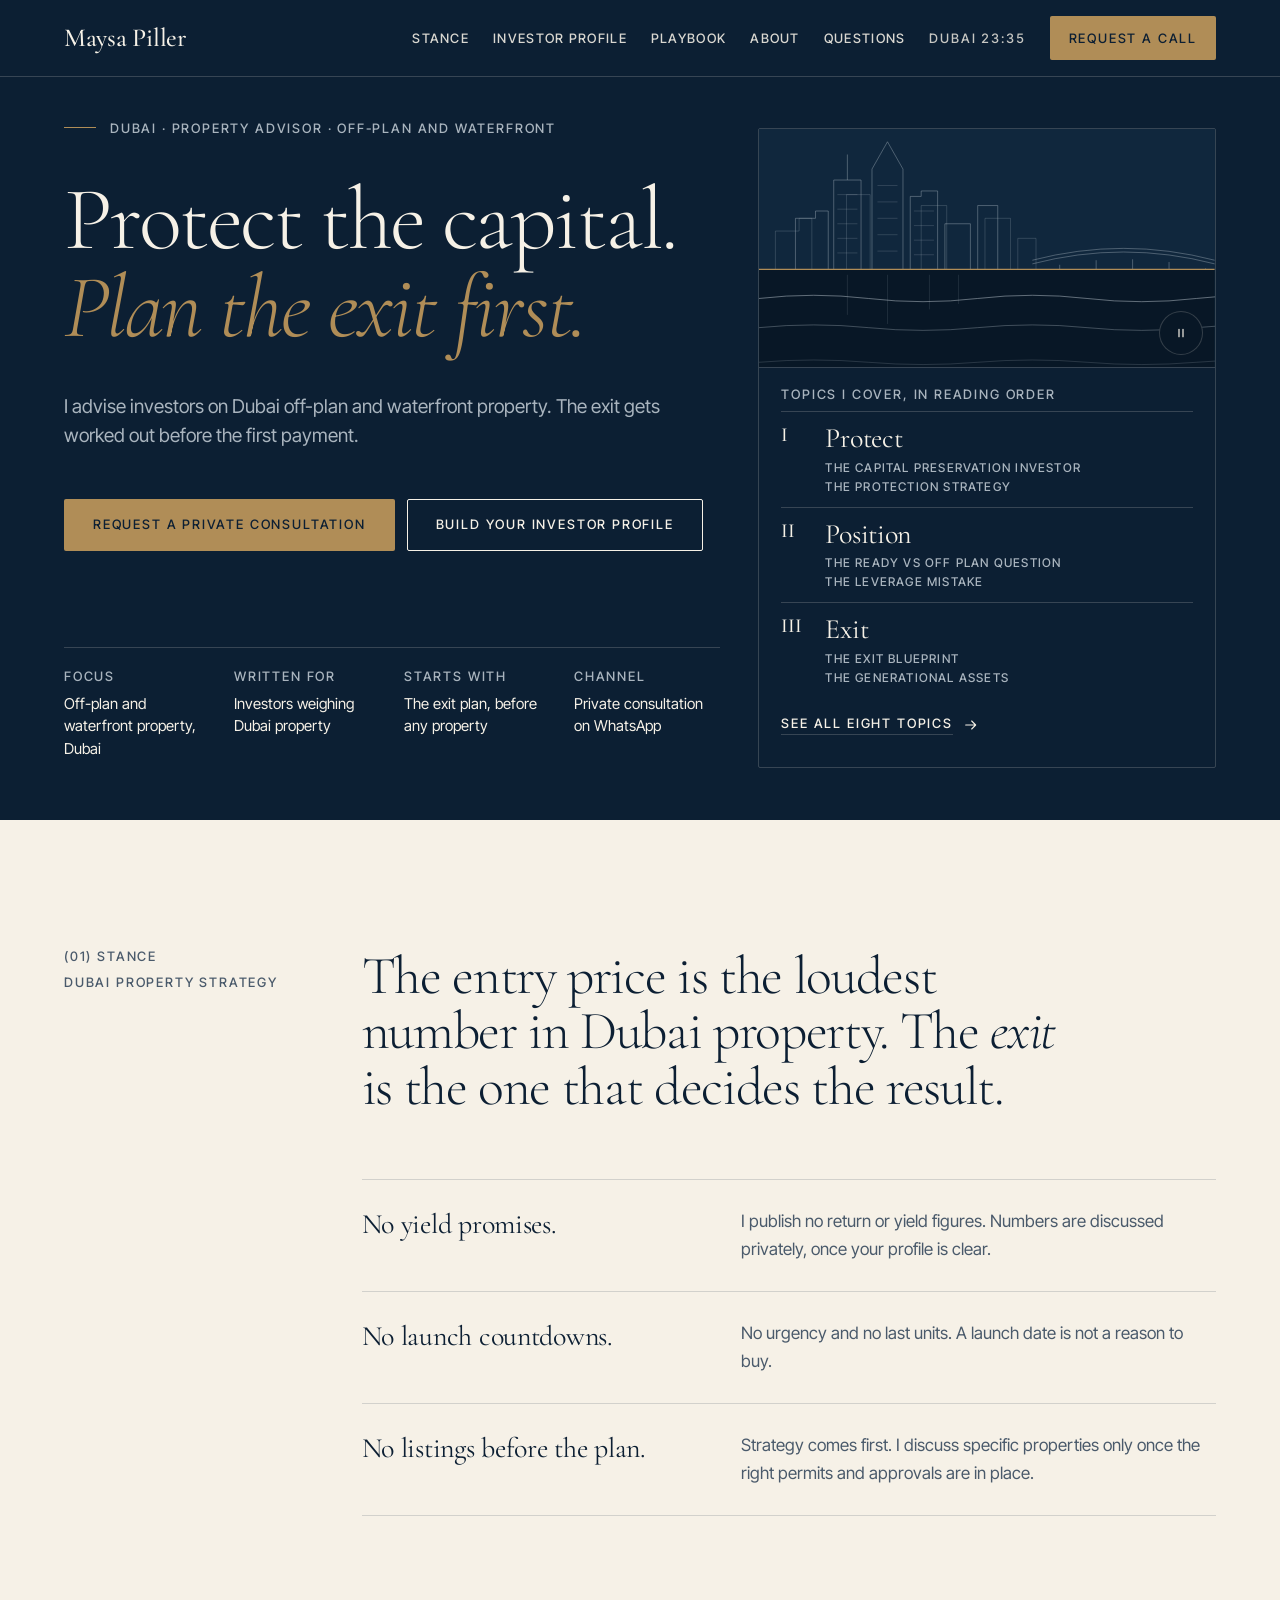
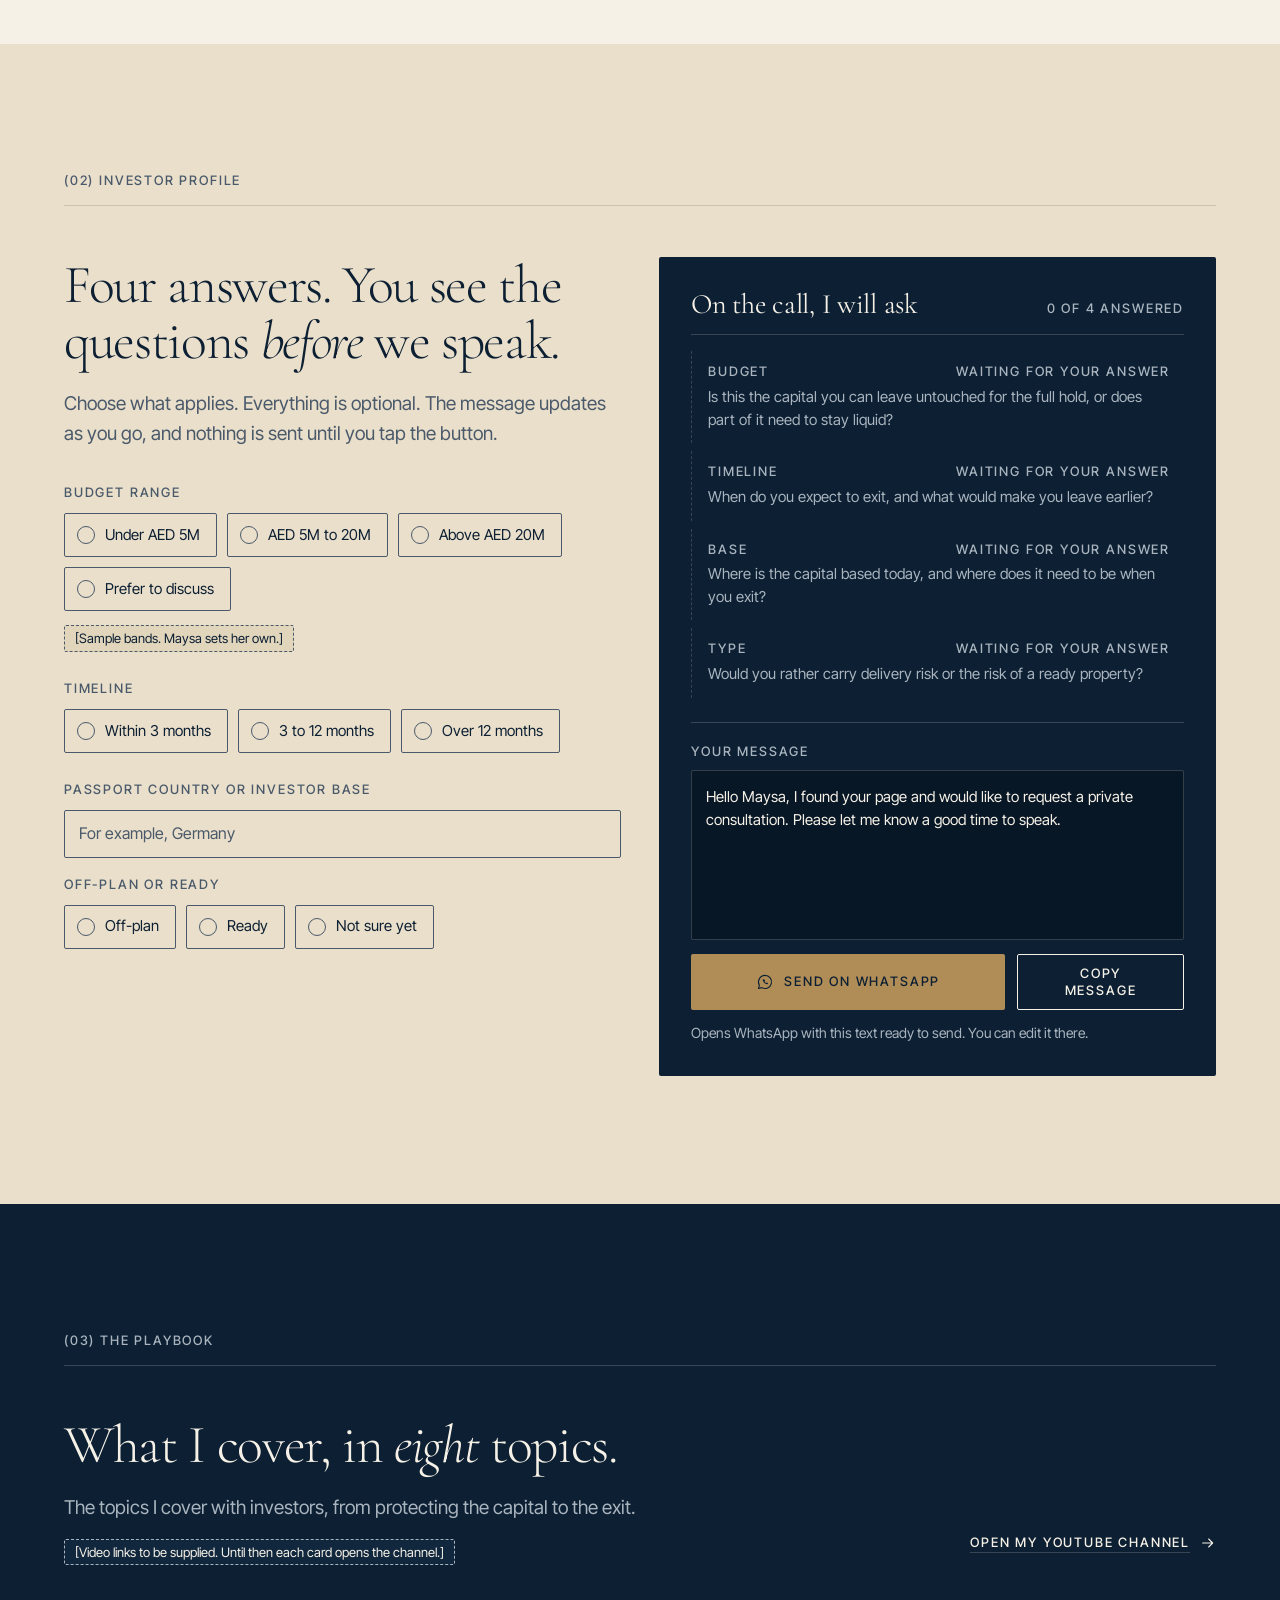
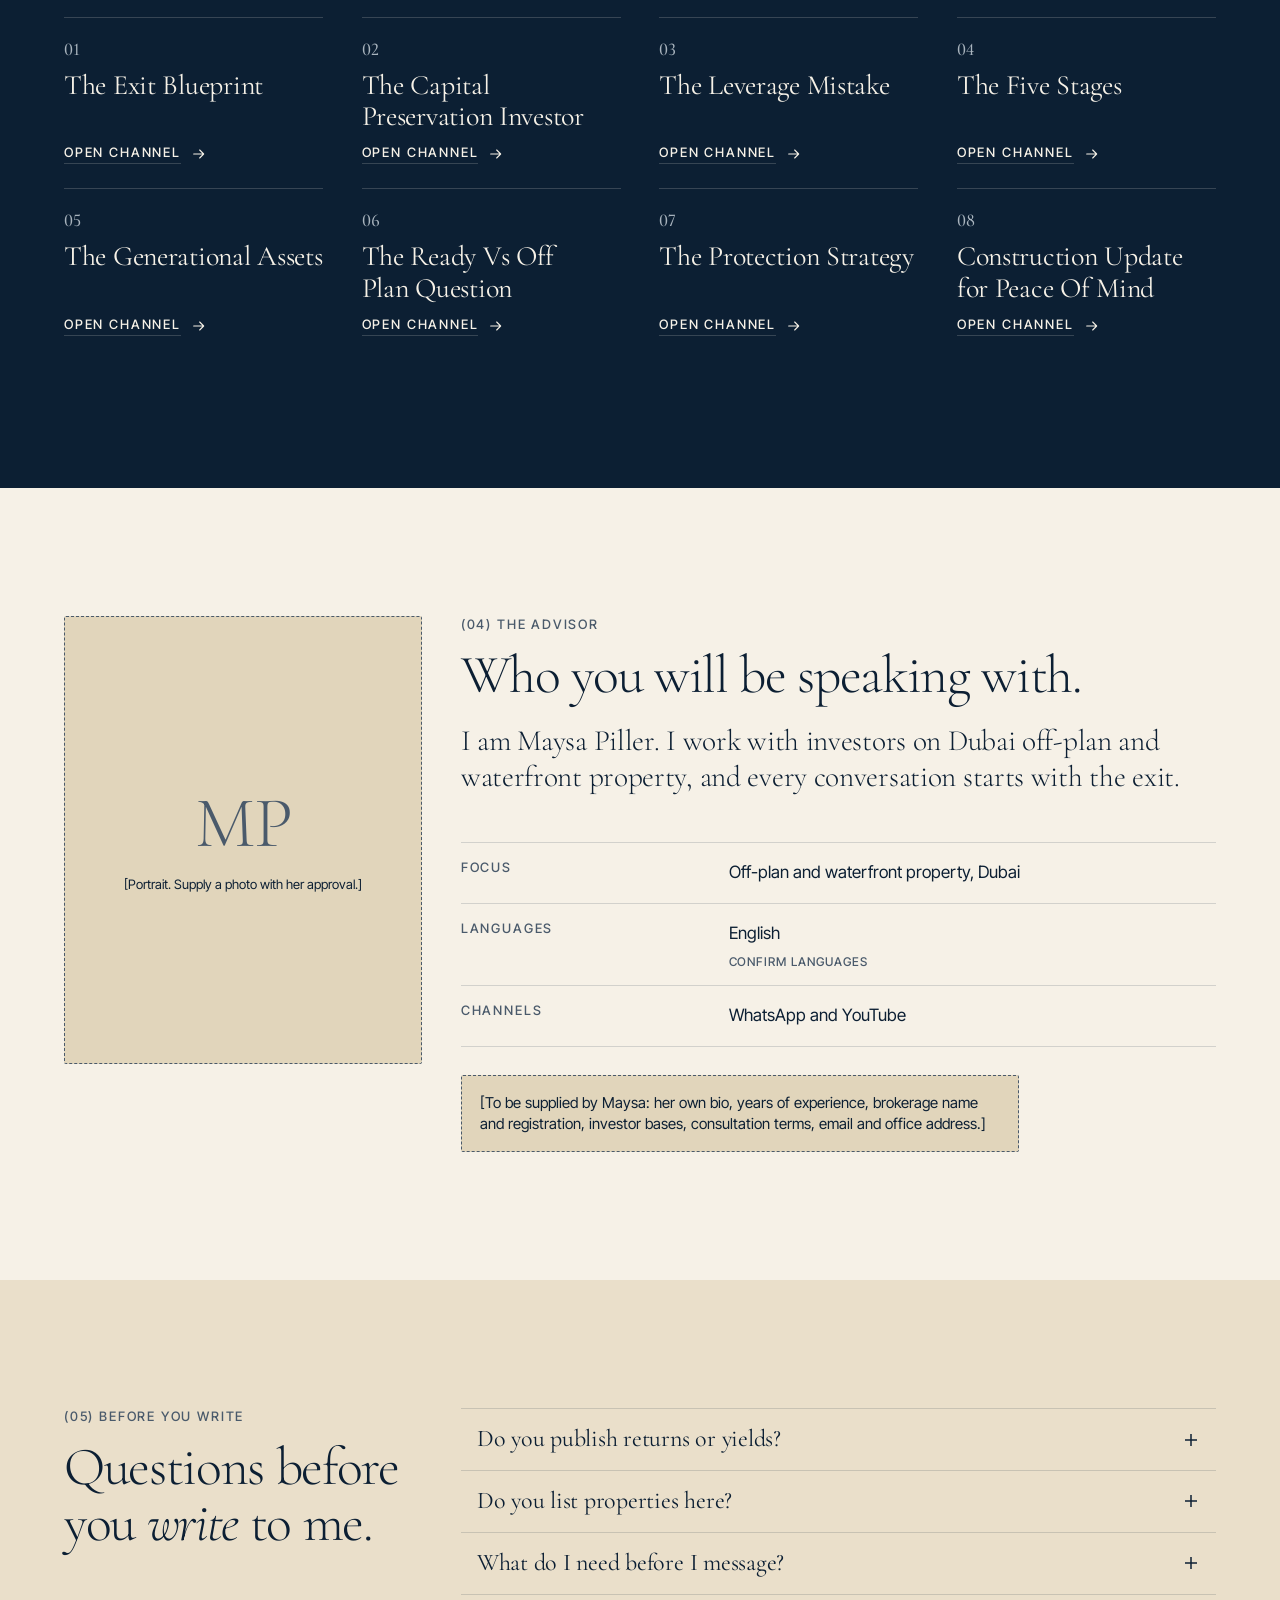
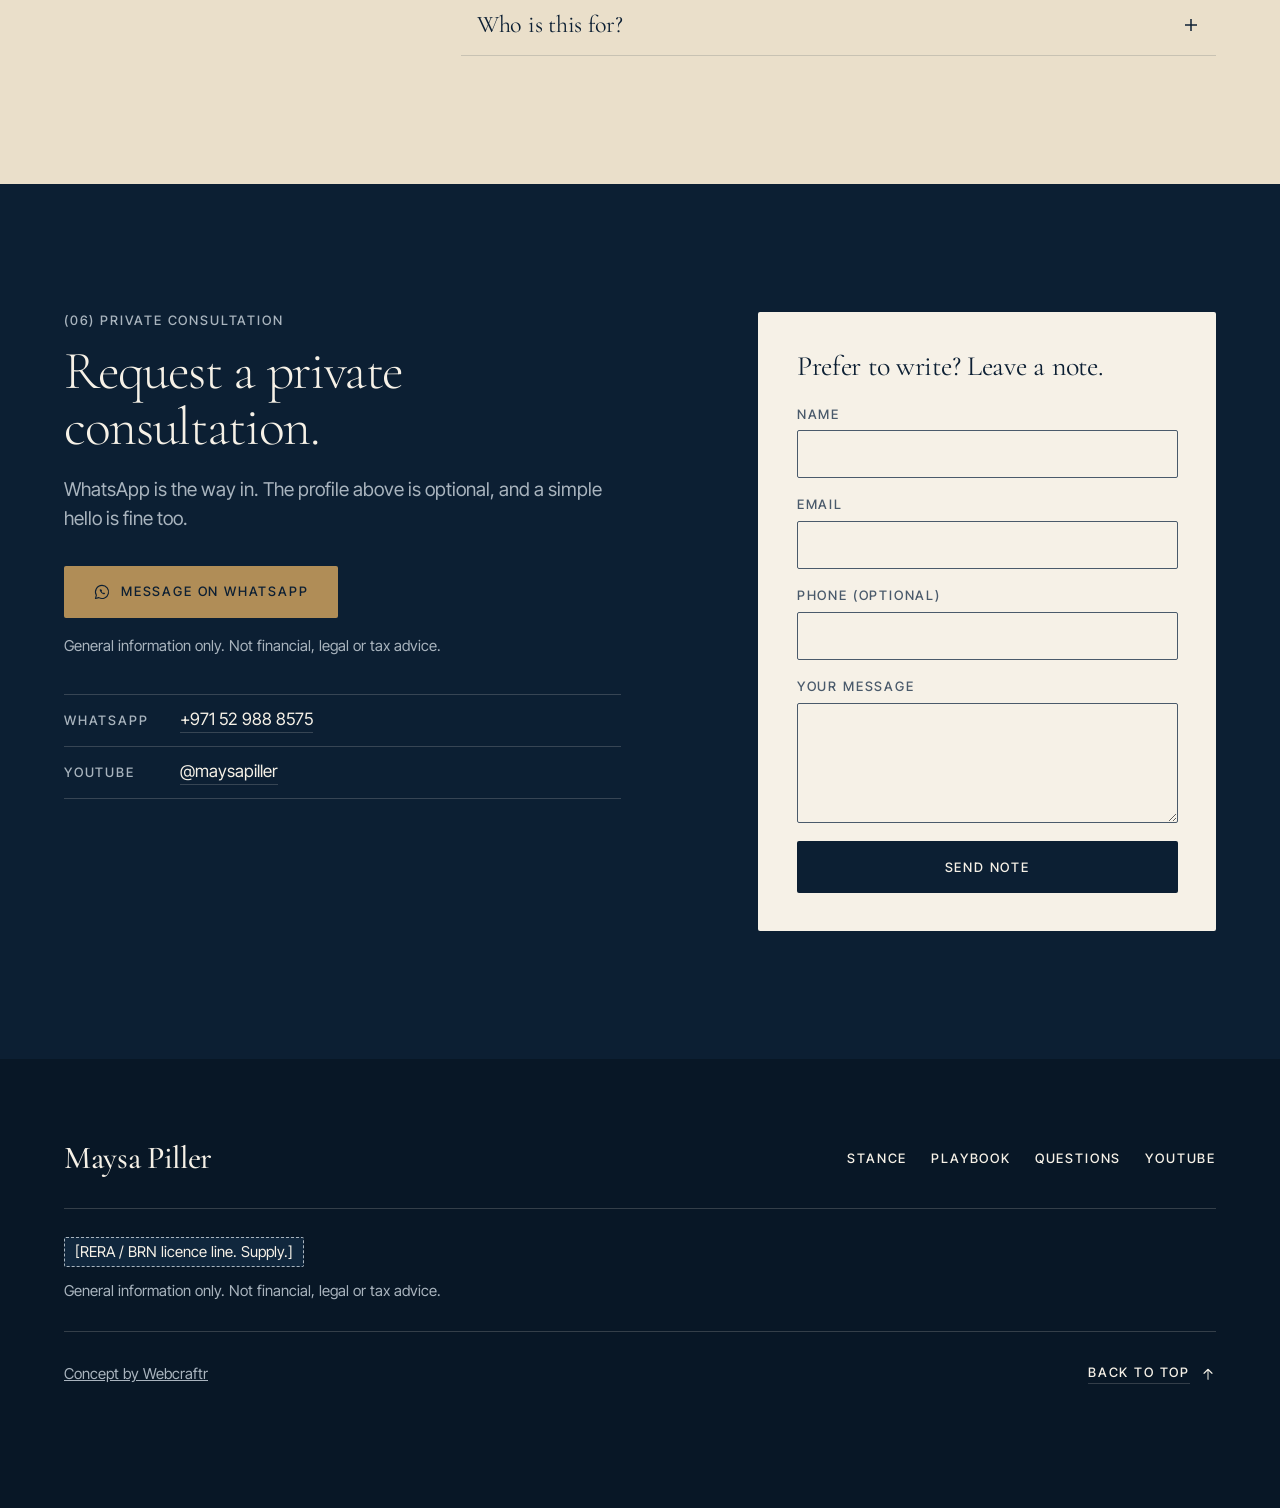
<file: 02-maysa/index.html>
<!doctype html>
<html lang="en" dir="ltr">
<head>
<meta charset="utf-8">
<meta name="viewport" content="width=device-width, initial-scale=1">
<title>Maysa Piller · Dubai property advisor</title>
<meta name="description" content="Property strategy for Dubai off-plan and waterfront investors. Protect the capital, plan the exit first. Private consultation with Maysa Piller on WhatsApp.">
<meta name="robots" content="noindex,nofollow">
<meta name="theme-color" content="#0c1f33">


<meta property="og:type" content="website">
<meta property="og:title" content="Protect the capital. Plan the exit first.">
<meta property="og:description" content="Property strategy for Dubai off-plan and waterfront investors, with Maysa Piller. Private consultation on WhatsApp.">
<meta property="og:image" content="https://m-adib.github.io/webcraftr-concepts/02-maysa/assets/og.png">
<meta property="og:image:width" content="1200">
<meta property="og:image:height" content="630">
<meta property="og:image:alt" content="Maysa Piller, Dubai property advisor. Protect the capital. Plan the exit first.">
<meta name="twitter:card" content="summary_large_image">
<meta name="twitter:title" content="Protect the capital. Plan the exit first.">
<meta name="twitter:description" content="Property strategy for Dubai off-plan and waterfront investors, with Maysa Piller. Private consultation on WhatsApp.">
<meta name="twitter:image" content="https://m-adib.github.io/webcraftr-concepts/02-maysa/assets/og.png">
<meta name="twitter:image:alt" content="Maysa Piller, Dubai property advisor. Protect the capital. Plan the exit first.">

<link rel="icon" type="image/svg+xml" href="assets/favicon.svg">
<link rel="preload" as="font" type="font/woff2" href="assets/fonts/cormorant-garamond-latin-300-normal.woff2" crossorigin>
<link rel="preload" as="font" type="font/woff2" href="assets/fonts/inter-tight-latin-wght-normal.woff2" crossorigin>
<link rel="stylesheet" href="css/styles.css">

<script>
  // Motion gate, decided before first paint. Hidden start states exist only under .motion,
  // so the page reads fine with no script. If main.js has not booted after 4 seconds the page
  // drops to no-motion and the no-script layout, so nothing stays hidden or half built.
  (function () {
    var d = document.documentElement;
    var still = window.matchMedia && matchMedia("(prefers-reduced-motion: reduce)").matches;
    d.classList.add("js", still ? "no-motion" : "motion");
    setTimeout(function () {
      if (!window.__maysa) {
        d.classList.remove("js", "motion");
        d.classList.add("no-motion");
      }
    }, 4000);
  })();
</script>
</head>
<body>


<svg class="sprite" width="0" height="0" aria-hidden="true" focusable="false">
  <defs>
    <symbol id="i-arrow" viewBox="0 0 24 24"><path d="M4 12h15M13 6l6 6-6 6" fill="none" stroke="currentColor" stroke-width="1.6" stroke-linecap="round" stroke-linejoin="round"/></symbol>
    <symbol id="i-check" viewBox="0 0 12 12"><path d="M2.2 6.4l2.6 2.6 5-5.8" fill="none" stroke="currentColor" stroke-width="1.6" stroke-linecap="round" stroke-linejoin="round"/></symbol>
    <symbol id="i-wa" viewBox="0 0 24 24"><path d="M12 3.2a8.7 8.7 0 0 0-7.5 13.1L3.3 20.7l4.5-1.2A8.7 8.7 0 1 0 12 3.2z" fill="none" stroke="currentColor" stroke-width="1.5" stroke-linejoin="round"/><path d="M9.3 8.3c-.4.5-.5 1.2-.1 2 .9 1.9 2.4 3.4 4.3 4.3.8.4 1.5.3 2 0l.7-.8-1.8-1.1-.8.6a4.5 4.5 0 0 1-2.1-2.1l.6-.8-1-1.8z" fill="currentColor"/></symbol>
    <symbol id="i-pause" viewBox="0 0 24 24"><path d="M9 6.5v11M15 6.5v11" fill="none" stroke="currentColor" stroke-width="1.8" stroke-linecap="round"/></symbol>
    <symbol id="i-play" viewBox="0 0 24 24"><path d="M8.5 6.2l9 5.8-9 5.8z" fill="currentColor"/></symbol>
  </defs>
</svg>

<a class="skip" href="#main">Skip to content</a>





<header class="site-header" id="site-header">
  <div class="wrap site-header__bar">
    <a class="wordmark" href="#top">Maysa Piller</a>
    <nav class="nav" aria-label="Primary">
      <a href="#stance">Stance</a>
      <a href="#profile">Investor profile</a>
      <a href="#playbook">Playbook</a>
      <a href="#about">About</a>
      <a href="#faq">Questions</a>
    </nav>
    <span class="clock" id="clock" hidden><span class="clock__city">Dubai</span> <span class="clock__time" id="clock-time"></span></span>
    <a class="btn btn--brass btn--sm nav-cta" href="https://wa.me/971529888575?text=Hello%20Maysa%2C%20I%20found%20your%20page%20and%20would%20like%20to%20request%20a%20private%20consultation.%20Please%20let%20me%20know%20a%20good%20time%20to%20speak." target="_blank" rel="noopener noreferrer">Request a call<span class="sr"> (Opens in a new tab)</span></a>
    <button class="menu-btn" id="menu-btn" type="button" aria-expanded="false" aria-controls="menu-sheet"><span id="menu-label">Menu</span></button>
  </div>
</header>

<div class="sheet on-navy" id="menu-sheet" hidden>
  <nav class="sheet__nav" aria-label="Mobile">
    <a href="#stance">Stance</a>
    <a href="#profile">Investor profile</a>
    <a href="#playbook">Playbook</a>
    <a href="#about">About</a>
    <a href="#faq">Questions</a>
  </nav>
  <a class="btn btn--brass sheet__cta" href="https://wa.me/971529888575?text=Hello%20Maysa%2C%20I%20found%20your%20page%20and%20would%20like%20to%20request%20a%20private%20consultation.%20Please%20let%20me%20know%20a%20good%20time%20to%20speak." target="_blank" rel="noopener noreferrer">Request a call<span class="sr"> (Opens in a new tab)</span></a>
</div>

<main id="main">


<section class="hero on-navy" id="top" aria-labelledby="h1">
  <div class="wrap hero__grid">

    <div class="hero__copy">
      <p class="eyebrow label" data-enter style="--d:0"><span>Dubai · Property advisor · <span class="nw">Off-plan and waterfront</span></span></p>
      <h1 id="h1">
        <span class="h1__l" data-enter style="--d:80">Protect the capital.</span>
        <em class="h1__l h1__l2" data-enter style="--d:200">Plan the exit first.</em>
      </h1>
      <p class="lede" data-enter style="--d:360">I advise investors on Dubai off-plan and waterfront property. The exit gets worked out before the first payment.</p>
      <div class="hero__cta" data-enter style="--d:480">
        <a class="btn btn--brass" href="https://wa.me/971529888575?text=Hello%20Maysa%2C%20I%20found%20your%20page%20and%20would%20like%20to%20request%20a%20private%20consultation.%20Please%20let%20me%20know%20a%20good%20time%20to%20speak." target="_blank" rel="noopener noreferrer">Request a private consultation<span class="sr"> (Opens in a new tab)</span></a>
        <a class="btn btn--ghost" href="#profile">Build your investor profile</a>
      </div>
    </div>

    
    <div class="hero__proof">
      <div class="proof">
        <figure class="horizon" id="horizon" data-enter style="--d:240">
          <svg class="horizon__svg" viewBox="0 78 500 262" preserveAspectRatio="xMidYMid slice" role="img" aria-labelledby="horizon-title">
            <title id="horizon-title">Line drawing of a waterfront skyline at the horizon, with a slow tide line</title>
            <rect class="sea" x="0" y="232" width="500" height="168"/>
            <g class="sk sk--back">
              <path d="M18 232V190H44V176H58V232"/>
              <path d="M96 232V150H122V232"/>
              <path d="M178 232V162H206V232"/>
              <path d="M248 232V176H276V232"/>
              <path d="M284 232V198H304V232"/>
            </g>
            <g class="sk sk--front">
              <path d="M40 232V176H62V168H76V232"/>
              <path d="M82 232V134H112V232M97 134V106"/>
              <path d="M124 232V122L141 92L158 122V232"/>
              <path d="M166 232V152H178V146H196V232"/>
              <path d="M204 232V182H232V232"/>
              <path d="M240 232V162H262V232"/>
            </g>
            <g class="sk sk--floors">
              <path d="M86 150H108M86 166H108M86 182H108M86 198H108M86 214H108"/>
              <path d="M130 140H152M130 158H152M130 176H152M130 194H152M130 212H152"/>
              <path d="M170 168H192M170 184H192M170 200H192M170 216H192"/>
            </g>
            
            <g class="sk sk--bridge">
              <path d="M300 222Q400 196 500 222"/>
              <path d="M300 226Q400 200 500 226"/>
              <path d="M330 227V232M370 222V232M410 221V232M450 224V232M490 231V232"/>
            </g>
            <g class="sk sk--reflect">
              <path d="M97 238V282M141 238V292M187 238V276M219 238V270"/>
            </g>
            <line class="horizon-line" x1="0" y1="232" x2="500" y2="232"/>
            
            <g class="tide tide--1"><path class="wave wave--1" d="M-240 264q60-7 120 0t120 0t120 0t120 0t120 0t120 0t120 0t120 0"/></g>
            <g class="tide tide--2"><path class="wave wave--2" d="M-240 296q60-6 120 0t120 0t120 0t120 0t120 0t120 0t120 0t120 0"/></g>
            <g class="tide tide--3"><path class="wave wave--3" d="M-240 334q60-5 120 0t120 0t120 0t120 0t120 0t120 0t120 0t120 0"/></g>
          </svg>
          <button class="horizon__pause" id="tide-btn" type="button" aria-pressed="false" aria-label="Pause tide animation" title="Pause tide animation"><svg width="16" height="16" aria-hidden="true"><use href="#i-pause" id="tide-icon"/></svg></button>
        </figure>

        <div class="ladder" data-enter style="--d:560">
          <p class="label ladder__label">Topics I cover, in reading order</p>
          <ol class="rungs">
            <li class="rung"><span class="rung__n">I</span><span class="rung__name">Protect</span><span class="rung__t"><span>The Capital Preservation Investor</span><span>The Protection Strategy</span></span></li>
            <li class="rung"><span class="rung__n">II</span><span class="rung__name">Position</span><span class="rung__t"><span>The Ready Vs Off Plan Question</span><span>The Leverage Mistake</span></span></li>
            <li class="rung"><span class="rung__n">III</span><span class="rung__name">Exit</span><span class="rung__t"><span>The Exit Blueprint</span><span>The Generational Assets</span></span></li>
          </ol>
          <a class="link ladder__link" href="#playbook"><span class="link__t">See all eight topics</span><svg width="16" height="16" aria-hidden="true"><use href="#i-arrow"/></svg></a>
          
        </div>
      </div>
    </div>

    <dl class="facts" data-enter style="--d:640">
      <div class="fact"><dt class="label">Focus</dt><dd>Off-plan and waterfront property, Dubai</dd></div>
      
      <div class="fact"><dt class="label">Written for</dt><dd>Investors weighing Dubai property</dd></div>
      
      <div class="fact"><dt class="label">Starts with</dt><dd>The exit plan, before any property</dd></div>
      <div class="fact"><dt class="label">Channel</dt><dd>Private consultation on WhatsApp</dd></div>
    </dl>

  </div>
</section>



<section class="band band--linen" id="stance" aria-labelledby="stance-h">
  <div class="wrap">
    <div class="grid stance__grid">
      <div class="rail" data-reveal>
        <p class="slate">(01) Stance</p>
        <p class="aside">Dubai property strategy</p>
      </div>
      <div class="stance__main">
        <h2 id="stance-h" data-reveal>The entry price is the loudest number in Dubai property. The <em>exit</em> is the one that decides the result.</h2>
        <ol class="rows">
          <li class="row" data-reveal style="--d:0">
            <h3 class="title">No yield promises.</h3>
            <p>I publish no return or yield figures. Numbers are discussed privately, once your profile is clear.</p>
          </li>
          <li class="row" data-reveal style="--d:80">
            <h3 class="title">No launch countdowns.</h3>
            <p>No urgency and no last units. A launch date is not a reason to buy.</p>
          </li>
          <li class="row" data-reveal style="--d:160">
            <h3 class="title">No listings before the plan.</h3>
            <p>Strategy comes first. I discuss specific properties only once the right permits and approvals are in place.</p>
          </li>
        </ol>
      </div>
    </div>
  </div>
</section>


<section class="band band--sand" id="profile" aria-labelledby="profile-h">
  <div class="wrap">
    <div class="sec-head" data-reveal><p class="slate">(02) Investor profile</p></div>
    <div class="grid profile__grid">

      <div class="profile__form" data-reveal>
        <h2 id="profile-h">Four answers. You see the questions <em>before</em> we speak.</h2>
        <p class="lede lede--dark">Choose what applies. Everything is optional. The message updates as you go, and nothing is sent until you tap the button.</p>

        <div class="builder" id="builder">
          
          <fieldset class="fs">
            <legend class="label">Budget range</legend>
            <div class="chips">
              <label class="chip"><input type="radio" name="budget" value="o1"><span class="chip__face"><span class="chip__box"><svg width="12" height="12" aria-hidden="true"><use href="#i-check"/></svg></span><span class="chip__t">Under AED 5M</span></span></label>
              <label class="chip"><input type="radio" name="budget" value="o2"><span class="chip__face"><span class="chip__box"><svg width="12" height="12" aria-hidden="true"><use href="#i-check"/></svg></span><span class="chip__t">AED 5M to 20M</span></span></label>
              <label class="chip"><input type="radio" name="budget" value="o3"><span class="chip__face"><span class="chip__box"><svg width="12" height="12" aria-hidden="true"><use href="#i-check"/></svg></span><span class="chip__t">Above AED 20M</span></span></label>
              <label class="chip"><input type="radio" name="budget" value="o4"><span class="chip__face"><span class="chip__box"><svg width="12" height="12" aria-hidden="true"><use href="#i-check"/></svg></span><span class="chip__t">Prefer to discuss</span></span></label>
            </div>
            <p class="ph ph--note">[Sample bands. Maysa sets her own.]</p>
          </fieldset>

          <fieldset class="fs">
            <legend class="label">Timeline</legend>
            <div class="chips">
              <label class="chip"><input type="radio" name="timeline" value="o1"><span class="chip__face"><span class="chip__box"><svg width="12" height="12" aria-hidden="true"><use href="#i-check"/></svg></span><span class="chip__t">Within 3 months</span></span></label>
              <label class="chip"><input type="radio" name="timeline" value="o2"><span class="chip__face"><span class="chip__box"><svg width="12" height="12" aria-hidden="true"><use href="#i-check"/></svg></span><span class="chip__t">3 to 12 months</span></span></label>
              <label class="chip"><input type="radio" name="timeline" value="o3"><span class="chip__face"><span class="chip__box"><svg width="12" height="12" aria-hidden="true"><use href="#i-check"/></svg></span><span class="chip__t">Over 12 months</span></span></label>
            </div>
          </fieldset>

          <div class="fs field">
            <label class="label" for="p-base">Passport country or investor base</label>
            <input class="input" id="p-base" type="text" name="base" maxlength="40" autocomplete="off" placeholder="For example, Germany">
          </div>

          <fieldset class="fs">
            <legend class="label">Off-plan or ready</legend>
            <div class="chips">
              <label class="chip"><input type="radio" name="type" value="o1"><span class="chip__face"><span class="chip__box"><svg width="12" height="12" aria-hidden="true"><use href="#i-check"/></svg></span><span class="chip__t">Off-plan</span></span></label>
              <label class="chip"><input type="radio" name="type" value="o2"><span class="chip__face"><span class="chip__box"><svg width="12" height="12" aria-hidden="true"><use href="#i-check"/></svg></span><span class="chip__t">Ready</span></span></label>
              <label class="chip"><input type="radio" name="type" value="o3"><span class="chip__face"><span class="chip__box"><svg width="12" height="12" aria-hidden="true"><use href="#i-check"/></svg></span><span class="chip__t">Not sure yet</span></span></label>
            </div>
          </fieldset>

          <div class="hp" aria-hidden="true"><label>Leave this field empty<input type="text" id="p-hp" name="hp_trap_7q" tabindex="-1" autocomplete="off" data-lpignore="true" data-1p-ignore="true" data-form-type="other"></label></div>

          <button class="textbtn" id="clear" type="button" hidden>Clear answers</button>
        </div>

        <p class="nojs">JavaScript is off, so the profile builder is hidden. You can still message me on WhatsApp.</p>
        <a class="btn btn--navy nojs" href="https://wa.me/971529888575?text=Hello%20Maysa%2C%20I%20found%20your%20page%20and%20would%20like%20to%20request%20a%20private%20consultation.%20Please%20let%20me%20know%20a%20good%20time%20to%20speak." target="_blank" rel="noopener noreferrer">Message on WhatsApp<span class="sr"> (Opens in a new tab)</span></a>
      </div>

      <div class="profile__side">
        
        <div class="panel on-navy" id="panel" data-reveal>
          <div class="panel__head">
            <h3 class="panel__title">On the call, I will ask</h3>
            <p class="label panel__count" id="count">0 of 4 answered</p>
          </div>

          <div class="qrows">
            <div class="qrow" data-row="budget">
              <div class="qrow__top"><span class="label qrow__l">Budget</span><span class="label qrow__a">Waiting for your answer</span></div>
              <p class="qrow__q">Is this the capital you can leave untouched for the full hold, or does part of it need to stay liquid?</p>
            </div>
            <div class="qrow" data-row="timeline">
              <div class="qrow__top"><span class="label qrow__l">Timeline</span><span class="label qrow__a">Waiting for your answer</span></div>
              <p class="qrow__q">When do you expect to exit, and what would make you leave earlier?</p>
            </div>
            <div class="qrow" data-row="base">
              <div class="qrow__top"><span class="label qrow__l">Base</span><span class="label qrow__a">Waiting for your answer</span></div>
              <p class="qrow__q">Where is the capital based today, and where does it need to be when you exit?</p>
            </div>
            <div class="qrow" data-row="type">
              <div class="qrow__top"><span class="label qrow__l">Type</span><span class="label qrow__a">Waiting for your answer</span></div>
              <p class="qrow__q">Would you rather carry delivery risk or the risk of a ready property?</p>
            </div>
          </div>

          <div class="msg">
            <label class="label msg__title" for="msg">Your message</label>
            <textarea class="msg__ta" id="msg" rows="6" readonly></textarea>
            <div class="msg__actions">
              <a class="btn btn--brass" id="wa-send" href="https://wa.me/971529888575?text=Hello%20Maysa%2C%20I%20found%20your%20page%20and%20would%20like%20to%20request%20a%20private%20consultation.%20Please%20let%20me%20know%20a%20good%20time%20to%20speak." target="_blank" rel="noopener noreferrer"><svg width="18" height="18" aria-hidden="true"><use href="#i-wa"/></svg><span id="wa-label">Send on WhatsApp</span><span class="sr"> (Opens in a new tab)</span></a>
              <button class="btn btn--ghost" id="copy" type="button">Copy message</button>
            </div>
            <p class="msg__note">Opens WhatsApp with this text ready to send. You can edit it there.</p>
            <p class="msg__fail" id="copy-fail" hidden>Select the text above and copy it.</p>
            <p class="msg__fail" id="send-fail" role="status" hidden>Nothing was sent. Copy the message above and send it from WhatsApp yourself.</p>
          </div>
        </div>
      </div>

    </div>
    <p class="sr" id="live" aria-live="polite"></p>
  </div>
</section>



<section class="band band--navy on-navy" id="playbook" aria-labelledby="playbook-h">
  <div class="wrap">
    <div class="sec-head" data-reveal><p class="slate">(03) The playbook</p></div>
    <div class="playbook__head">
      <div data-reveal>
        <h2 id="playbook-h">What I cover, in <em>eight</em> topics.</h2>
        <p class="lede">The topics I cover with investors, from protecting the capital to the exit.</p>
        <p class="ph ph--note">[Video links to be supplied. Until then each card opens the channel.]</p>
      </div>
      <a class="link playbook__all" href="https://www.youtube.com/@maysapiller" target="_blank" rel="noopener noreferrer" data-reveal style="--d:80"><span class="link__t">Open my YouTube channel</span><svg width="16" height="16" aria-hidden="true"><use href="#i-arrow"/></svg><span class="sr"> (Opens in a new tab)</span></a>
    </div>

    <ol class="cells">
      <li data-reveal style="--d:0"><a class="cell" href="https://www.youtube.com/@maysapiller" target="_blank" rel="noopener noreferrer"><span class="cell__n">01</span><span class="cell__t">The Exit Blueprint</span><span class="cell__w"><span class="link__t">Open channel</span><svg width="16" height="16" aria-hidden="true"><use href="#i-arrow"/></svg><span class="sr"> (Opens in a new tab)</span></span></a></li>
      <li data-reveal style="--d:80"><a class="cell" href="https://www.youtube.com/@maysapiller" target="_blank" rel="noopener noreferrer"><span class="cell__n">02</span><span class="cell__t">The Capital Preservation Investor</span><span class="cell__w"><span class="link__t">Open channel</span><svg width="16" height="16" aria-hidden="true"><use href="#i-arrow"/></svg><span class="sr"> (Opens in a new tab)</span></span></a></li>
      <li data-reveal style="--d:160"><a class="cell" href="https://www.youtube.com/@maysapiller" target="_blank" rel="noopener noreferrer"><span class="cell__n">03</span><span class="cell__t">The Leverage Mistake</span><span class="cell__w"><span class="link__t">Open channel</span><svg width="16" height="16" aria-hidden="true"><use href="#i-arrow"/></svg><span class="sr"> (Opens in a new tab)</span></span></a></li>
      <li data-reveal style="--d:240"><a class="cell" href="https://www.youtube.com/@maysapiller" target="_blank" rel="noopener noreferrer"><span class="cell__n">04</span><span class="cell__t">The Five Stages</span><span class="cell__w"><span class="link__t">Open channel</span><svg width="16" height="16" aria-hidden="true"><use href="#i-arrow"/></svg><span class="sr"> (Opens in a new tab)</span></span></a></li>
      <li data-reveal style="--d:0"><a class="cell" href="https://www.youtube.com/@maysapiller" target="_blank" rel="noopener noreferrer"><span class="cell__n">05</span><span class="cell__t">The Generational Assets</span><span class="cell__w"><span class="link__t">Open channel</span><svg width="16" height="16" aria-hidden="true"><use href="#i-arrow"/></svg><span class="sr"> (Opens in a new tab)</span></span></a></li>
      <li data-reveal style="--d:80"><a class="cell" href="https://www.youtube.com/@maysapiller" target="_blank" rel="noopener noreferrer"><span class="cell__n">06</span><span class="cell__t">The Ready Vs Off Plan Question</span><span class="cell__w"><span class="link__t">Open channel</span><svg width="16" height="16" aria-hidden="true"><use href="#i-arrow"/></svg><span class="sr"> (Opens in a new tab)</span></span></a></li>
      <li data-reveal style="--d:160"><a class="cell" href="https://www.youtube.com/@maysapiller" target="_blank" rel="noopener noreferrer"><span class="cell__n">07</span><span class="cell__t">The Protection Strategy</span><span class="cell__w"><span class="link__t">Open channel</span><svg width="16" height="16" aria-hidden="true"><use href="#i-arrow"/></svg><span class="sr"> (Opens in a new tab)</span></span></a></li>
      <li data-reveal style="--d:240"><a class="cell" href="https://www.youtube.com/@maysapiller" target="_blank" rel="noopener noreferrer"><span class="cell__n">08</span><span class="cell__t">Construction Update for Peace Of Mind</span><span class="cell__w"><span class="link__t">Open channel</span><svg width="16" height="16" aria-hidden="true"><use href="#i-arrow"/></svg><span class="sr"> (Opens in a new tab)</span></span></a></li>
    </ol>
  </div>
</section>


<section class="band band--linen" id="about" aria-labelledby="about-h">
  <div class="wrap">
    <div class="grid about__grid">
      
      <figure class="portrait ph" role="img" aria-label="Portrait of Maysa Piller (placeholder, replace with her photo)" data-reveal>
        <span class="portrait__mark" aria-hidden="true">MP</span>
        <figcaption>[Portrait. Supply a photo with her approval.]</figcaption>
      </figure>
      <div class="about__main">
        <div data-reveal>
          <p class="slate">(04) The advisor</p>
          <h2 id="about-h">Who you will be speaking with.</h2>
          
          <p class="about__lede">I am Maysa Piller. I work with investors on Dubai off-plan and waterfront property, and every conversation starts with the exit.</p>
        </div>
        <dl class="defs" data-reveal style="--d:80">
          <div class="def"><dt class="label">Focus</dt><dd>Off-plan and waterfront property, Dubai</dd></div>
          
          <div class="def"><dt class="label">Languages</dt><dd>English<span class="ph__tag">Confirm languages</span></dd></div>
          <div class="def"><dt class="label">Channels</dt><dd>WhatsApp and YouTube</dd></div>
        </dl>
        
        
        
        
        
        
        <p class="ph ph--block" data-reveal style="--d:160">[To be supplied by Maysa: her own bio, years of experience, brokerage name and registration, investor bases, consultation terms, email and office address.]</p>
      </div>
    </div>
  </div>
</section>




<section class="band band--sand" id="faq" aria-labelledby="faq-h">
  <div class="wrap">
    <div class="grid faq__grid">
      <div class="faq__head" data-reveal>
        <p class="slate">(05) Before you write</p>
        <h2 id="faq-h">Questions before you <em>write</em> to me.</h2>
      </div>
      <div class="faq" id="faq-list" data-reveal style="--d:80">
        <div class="faq__item">
          <h3 class="faq__q"><button type="button" id="fq1" aria-expanded="false" aria-controls="fa1"><span>Do you publish returns or yields?</span><svg class="faq__icon" width="18" height="18" viewBox="0 0 18 18" aria-hidden="true"><path d="M3 9h12" fill="none" stroke="currentColor" stroke-width="1.5"/><path class="faq__v" d="M9 3v12" fill="none" stroke="currentColor" stroke-width="1.5"/></svg></button></h3>
          <div class="faq__a" id="fa1" role="region" aria-labelledby="fq1"><div class="faq__in"><p>No. I publish no return or yield figures here. If numbers come up, we discuss them privately and only once your profile is clear.</p></div></div>
        </div>
        <div class="faq__item">
          <h3 class="faq__q"><button type="button" id="fq2" aria-expanded="false" aria-controls="fa2"><span>Do you list properties here?</span><svg class="faq__icon" width="18" height="18" viewBox="0 0 18 18" aria-hidden="true"><path d="M3 9h12" fill="none" stroke="currentColor" stroke-width="1.5"/><path class="faq__v" d="M9 3v12" fill="none" stroke="currentColor" stroke-width="1.5"/></svg></button></h3>
          
          <div class="faq__a" id="fa2" role="region" aria-labelledby="fq2"><div class="faq__in"><p>Not on this page. Specific listings can need permit numbers and brokerage approval, so this page stays on strategy.</p></div></div>
        </div>
        <div class="faq__item">
          <h3 class="faq__q"><button type="button" id="fq3" aria-expanded="false" aria-controls="fa3"><span>What do I need before I message?</span><svg class="faq__icon" width="18" height="18" viewBox="0 0 18 18" aria-hidden="true"><path d="M3 9h12" fill="none" stroke="currentColor" stroke-width="1.5"/><path class="faq__v" d="M9 3v12" fill="none" stroke="currentColor" stroke-width="1.5"/></svg></button></h3>
          <div class="faq__a" id="fa3" role="region" aria-labelledby="fq3"><div class="faq__in"><p>Nothing is required. The profile has four optional questions: budget range, timeline, passport country or investor base, and off-plan or ready. You can also say hello and ask a question.</p></div></div>
        </div>
        <div class="faq__item">
          <h3 class="faq__q"><button type="button" id="fq4" aria-expanded="false" aria-controls="fa4"><span>Who is this for?</span><svg class="faq__icon" width="18" height="18" viewBox="0 0 18 18" aria-hidden="true"><path d="M3 9h12" fill="none" stroke="currentColor" stroke-width="1.5"/><path class="faq__v" d="M9 3v12" fill="none" stroke="currentColor" stroke-width="1.5"/></svg></button></h3>
          
          <div class="faq__a" id="fa4" role="region" aria-labelledby="fq4"><div class="faq__in"><p>Investors who want the plan before the property, and who are comfortable with Dubai off-plan and waterfront assets. I write this page for European investors first.</p></div></div>
        </div>
      </div>
    </div>
  </div>
</section>


<section class="band band--navy on-navy" id="consult" aria-labelledby="consult-h">
  <div class="wrap">
    <div class="grid consult__grid">

      <div class="consult__main" data-reveal>
        <p class="slate">(06) Private consultation</p>
        <h2 id="consult-h">Request a private consultation.</h2>
        <p class="lede">WhatsApp is the way in. The profile above is optional, and a simple hello is fine too.</p>
        <a class="btn btn--brass consult__cta" href="https://wa.me/971529888575?text=Hello%20Maysa%2C%20I%20found%20your%20page%20and%20would%20like%20to%20request%20a%20private%20consultation.%20Please%20let%20me%20know%20a%20good%20time%20to%20speak." target="_blank" rel="noopener noreferrer"><svg width="18" height="18" aria-hidden="true"><use href="#i-wa"/></svg>Message on WhatsApp<span class="sr"> (Opens in a new tab)</span></a>
        
        <p class="consult__fine">General information only. Not financial, legal or tax advice.</p>
        <dl class="contact">
          <div class="contact__row"><dt class="label">WhatsApp</dt><dd><a class="link" dir="ltr" href="https://wa.me/971529888575?text=Hello%20Maysa%2C%20I%20found%20your%20page%20and%20would%20like%20to%20request%20a%20private%20consultation.%20Please%20let%20me%20know%20a%20good%20time%20to%20speak." target="_blank" rel="noopener noreferrer"><span class="link__t">+971 52 988 8575</span><span class="sr"> (Opens in a new tab)</span></a></dd></div>
          <div class="contact__row"><dt class="label">YouTube</dt><dd><a class="link" href="https://www.youtube.com/@maysapiller" target="_blank" rel="noopener noreferrer"><span class="link__t">@maysapiller</span><span class="sr"> (Opens in a new tab)</span></a></dd></div>
          
        </dl>
      </div>

      <div class="note-card" data-reveal style="--d:80">
        <div id="note-slot">
          <p class="nojs-note">JavaScript is off, so the contact form is hidden. You can still message me on WhatsApp.</p>
        </div>
      </div>

    </div>
  </div>
</section>

</main>


<template id="note-form-tpl">
  <form class="note" novalidate>
    <h3 class="note__title">Prefer to write? Leave a note.</h3>
    <div class="field">
      <label class="label" for="n-name">Name</label>
      <input class="input" id="n-name" name="name" type="text" autocomplete="name" aria-describedby="n-name-err" required>
      <p class="err" id="n-name-err" hidden>Add your name.</p>
    </div>
    <div class="field">
      <label class="label" for="n-email">Email</label>
      <input class="input" id="n-email" name="email" type="email" autocomplete="email" aria-describedby="n-email-err" required>
      <p class="err" id="n-email-err" hidden>Add an email address we can reply to.</p>
    </div>
    <div class="field">
      <label class="label" for="n-phone">Phone (optional)</label>
      <input class="input" id="n-phone" name="phone" type="tel" autocomplete="tel">
    </div>
    <div class="field">
      <label class="label" for="n-msg">Your message</label>
      <textarea class="input input--area" id="n-msg" name="message" rows="4" aria-describedby="n-msg-err" required></textarea>
      <p class="err" id="n-msg-err" hidden>Write a short message.</p>
    </div>
    <div class="hp" aria-hidden="true"><label>Leave this field empty<input type="text" name="hp_trap_7q" tabindex="-1" autocomplete="off" data-lpignore="true" data-1p-ignore="true" data-form-type="other"></label></div>
    <button class="btn btn--navy" type="submit">Send note</button>
    <div class="note__stub" id="note-stub" role="status" aria-live="polite"></div>
  </form>
</template>

<footer class="site-footer on-navy">
  <div class="wrap">
    <div class="footer__top">
      <p class="footer__mark">Maysa Piller</p>
      <nav class="footer__nav" aria-label="Footer">
        <a href="#stance">Stance</a>
        <a href="#playbook">Playbook</a>
        <a href="#faq">Questions</a>
        <a href="https://www.youtube.com/@maysapiller" target="_blank" rel="noopener noreferrer">YouTube<span class="sr"> (Opens in a new tab)</span></a>
      </nav>
    </div>
    <div class="footer__legal">
      
      <p class="ph">[RERA / BRN licence line. Supply.]</p>
      
      <p class="footer__fine">General information only. Not financial, legal or tax advice.</p>
    </div>
    <div class="footer__base">
      <a class="footer__concept" href="https://webcraftr.co" target="_blank" rel="noopener noreferrer">Concept by Webcraftr<span class="sr"> (Opens in a new tab)</span></a>
      <a class="link footer__top-link" href="#top"><span class="link__t">Back to top</span><svg class="i-up" width="16" height="16" aria-hidden="true"><use href="#i-arrow"/></svg></a>
    </div>
  </div>
</footer>

<div class="sticky on-navy" id="sticky">
  <p class="sticky__text label">Private consultation</p>
  <a class="btn btn--brass btn--sm" href="https://wa.me/971529888575?text=Hello%20Maysa%2C%20I%20found%20your%20page%20and%20would%20like%20to%20request%20a%20private%20consultation.%20Please%20let%20me%20know%20a%20good%20time%20to%20speak." target="_blank" rel="noopener noreferrer" aria-label="Message Maysa Piller on WhatsApp. Opens in a new tab">Message on WhatsApp</a>
</div>

<script src="js/main.js" defer></script>
</body>
</html>
</file>
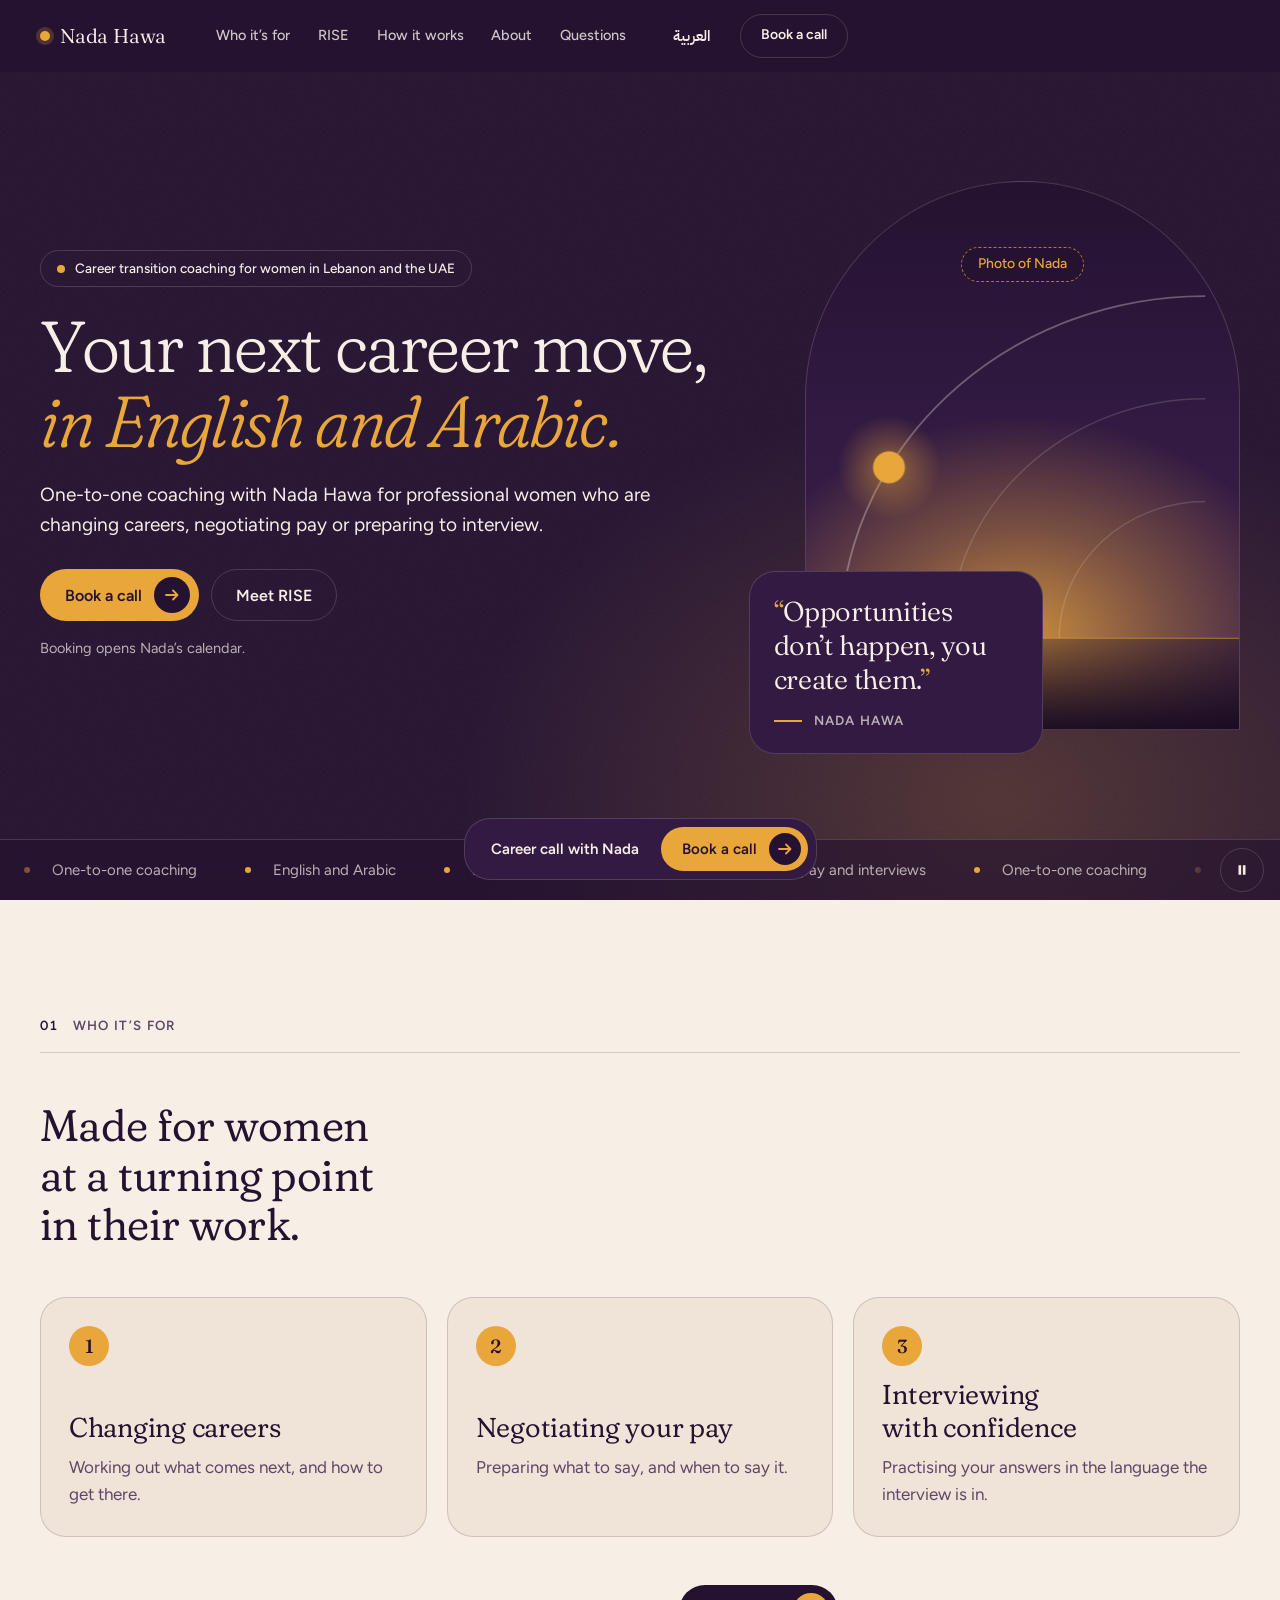
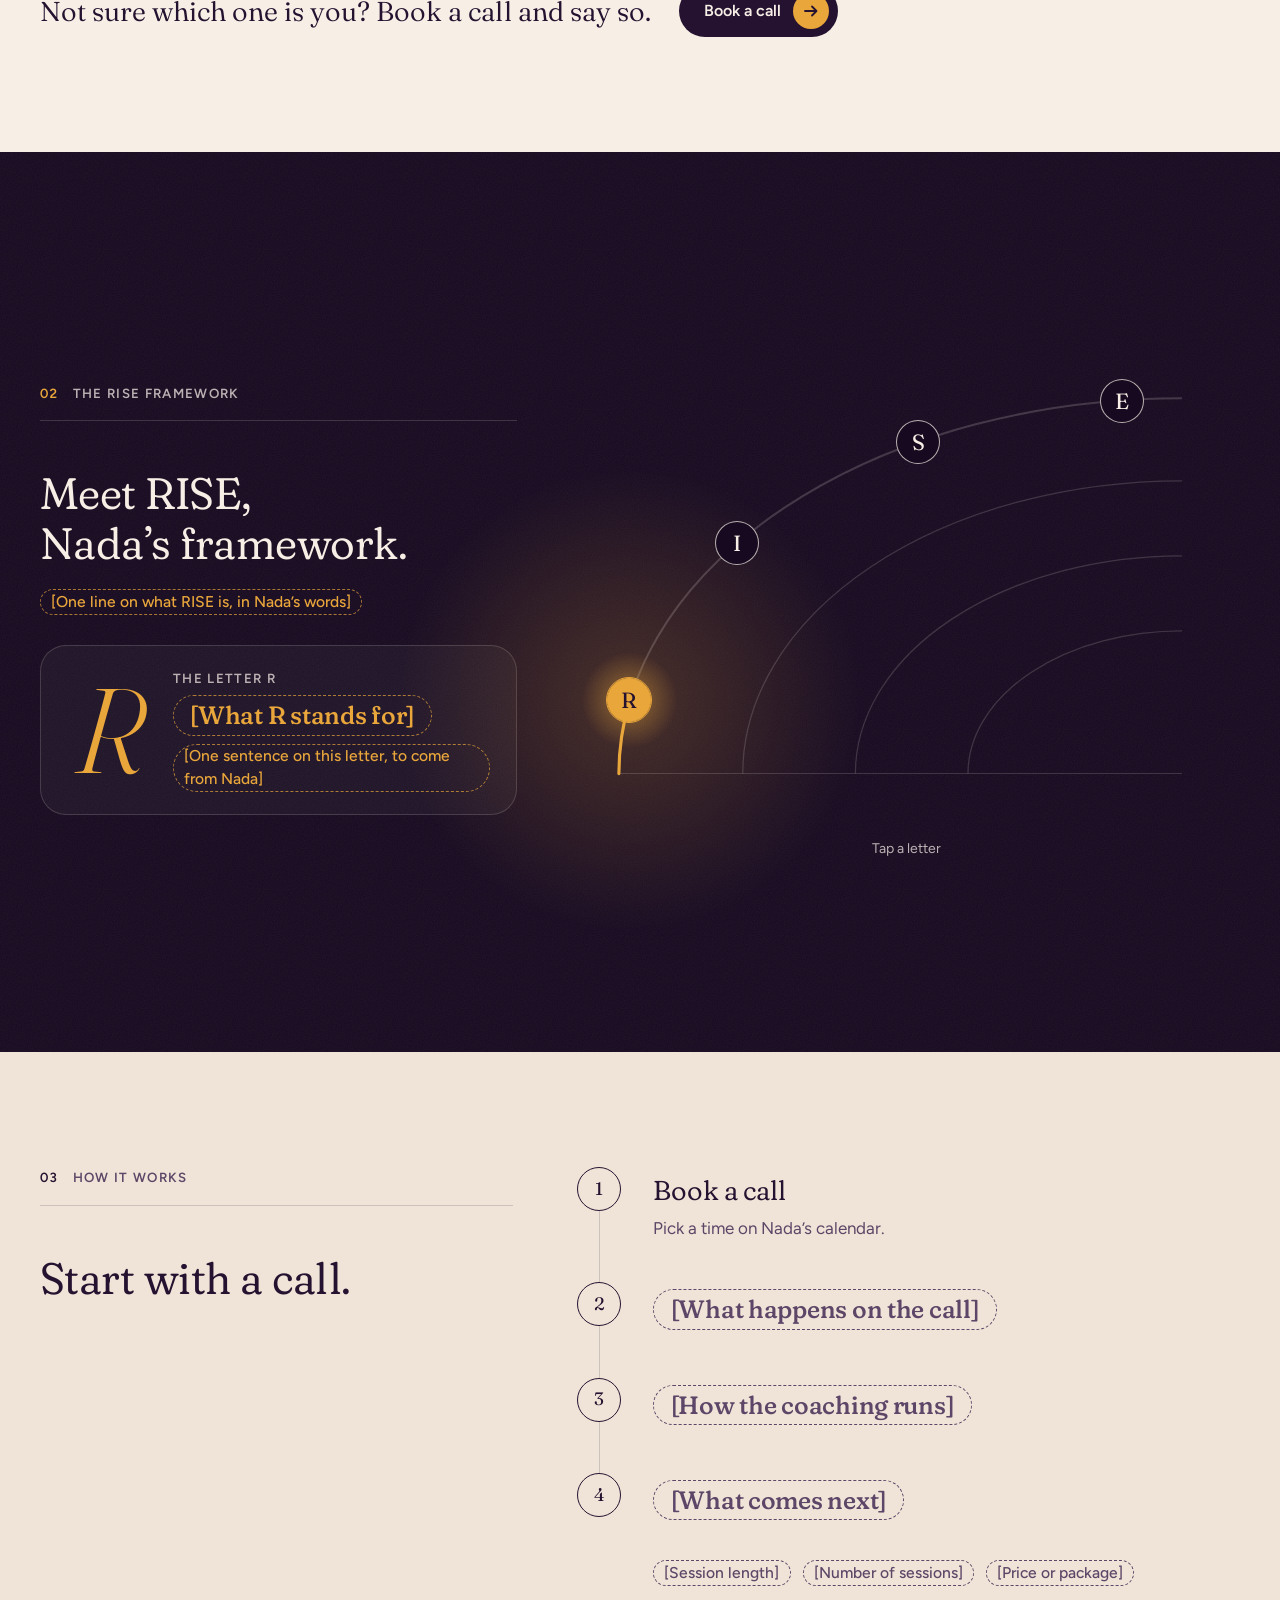
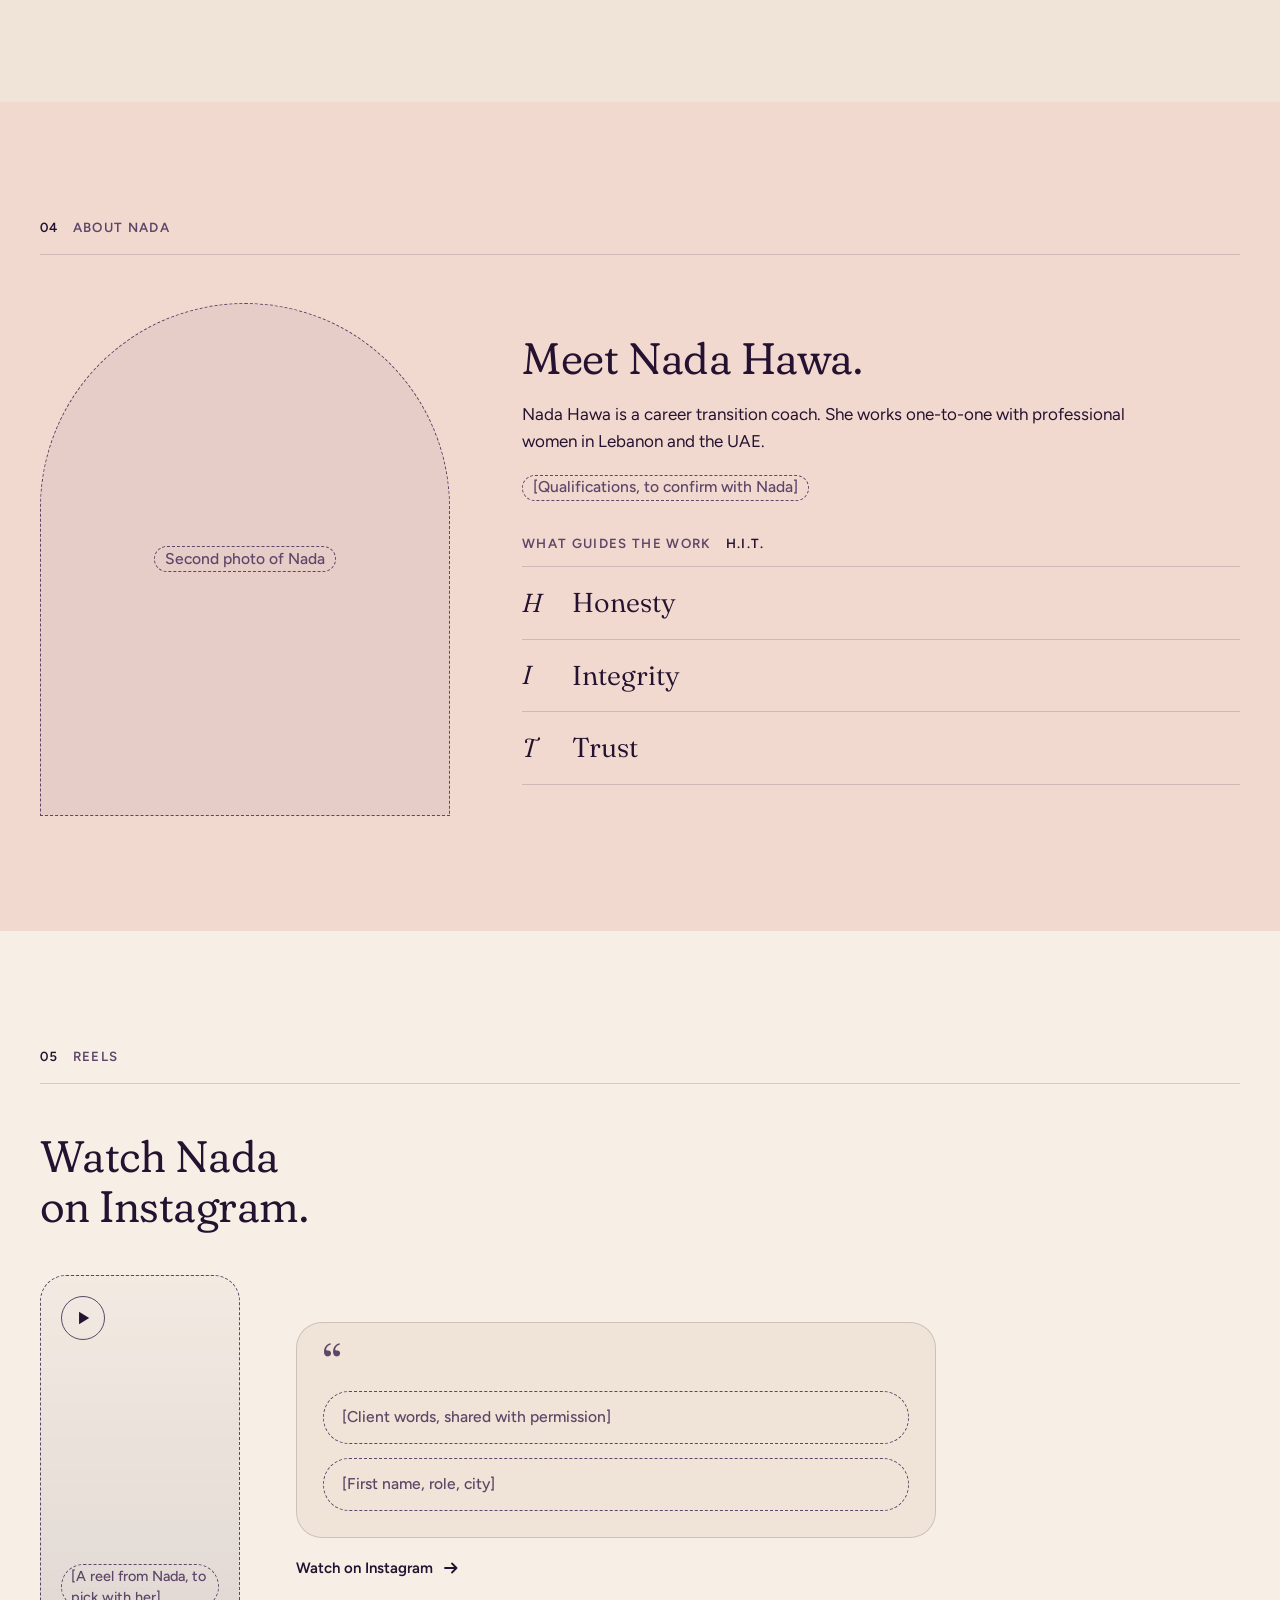
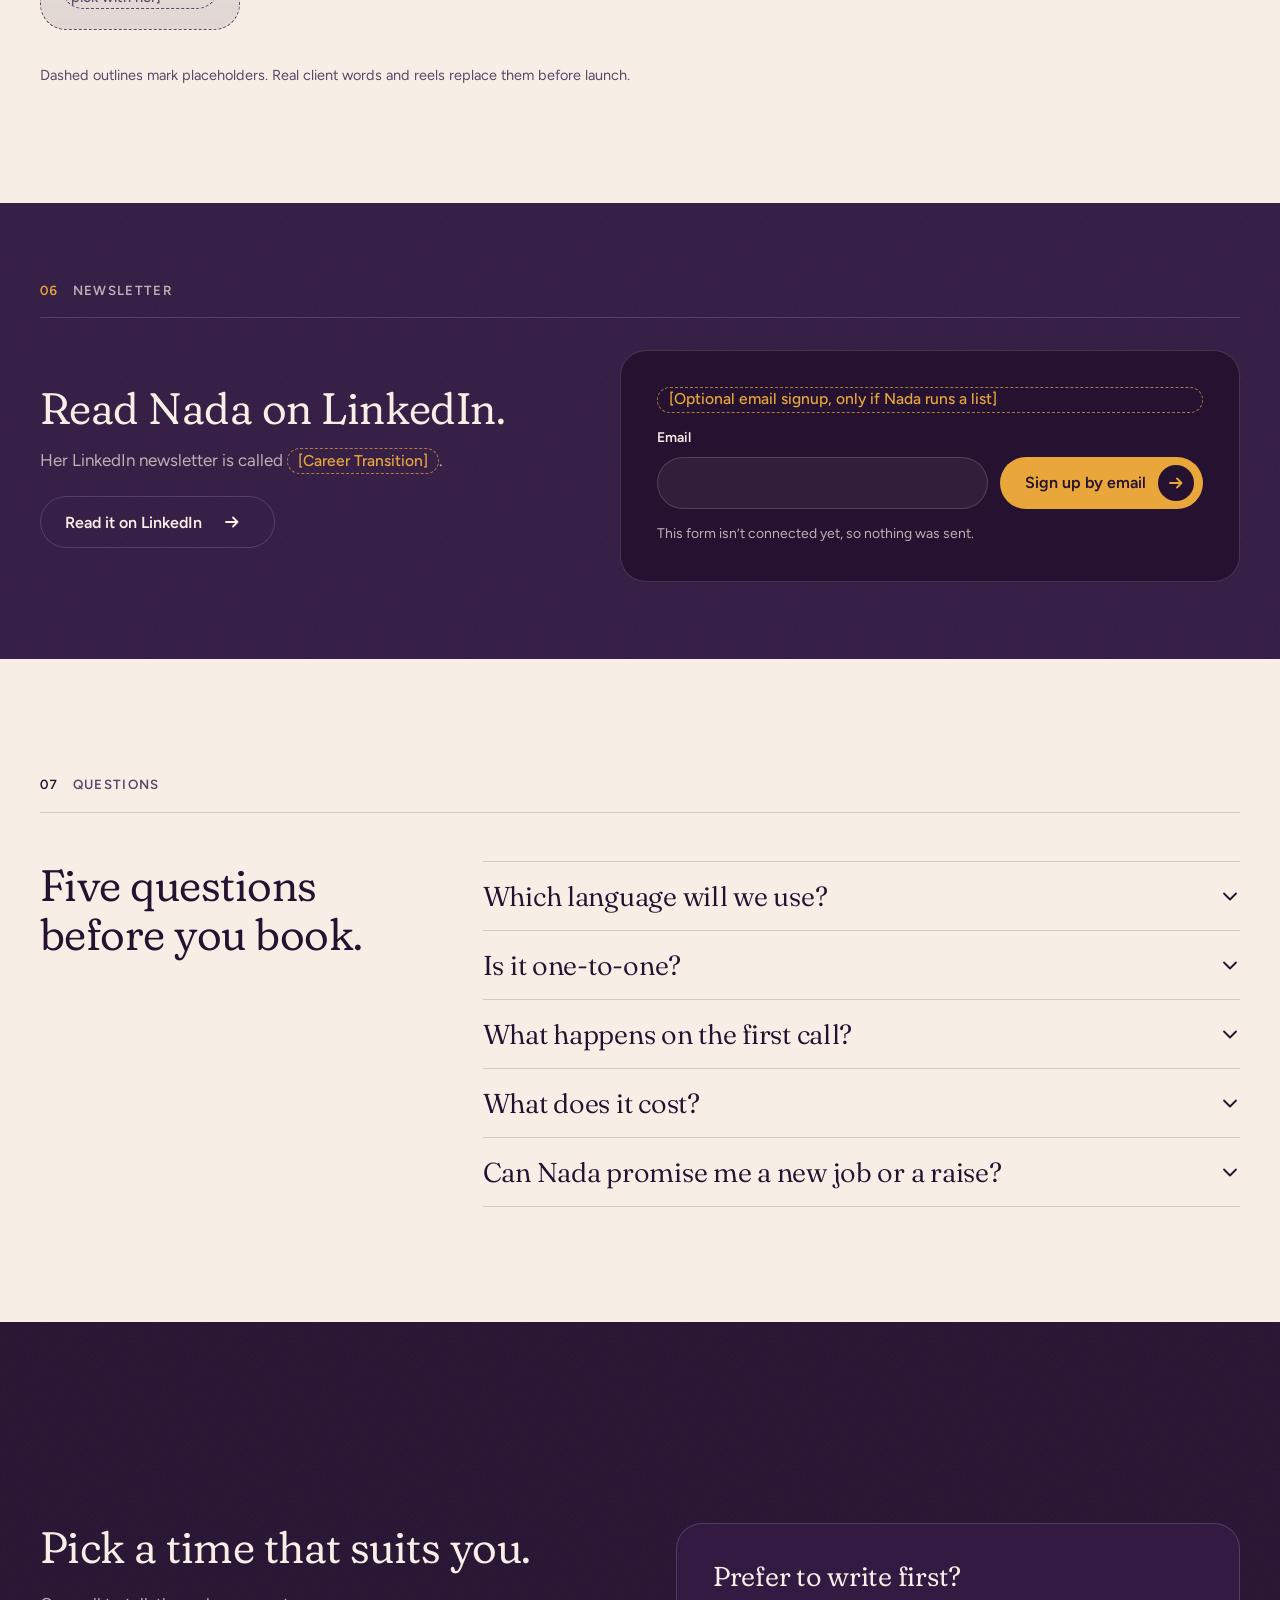
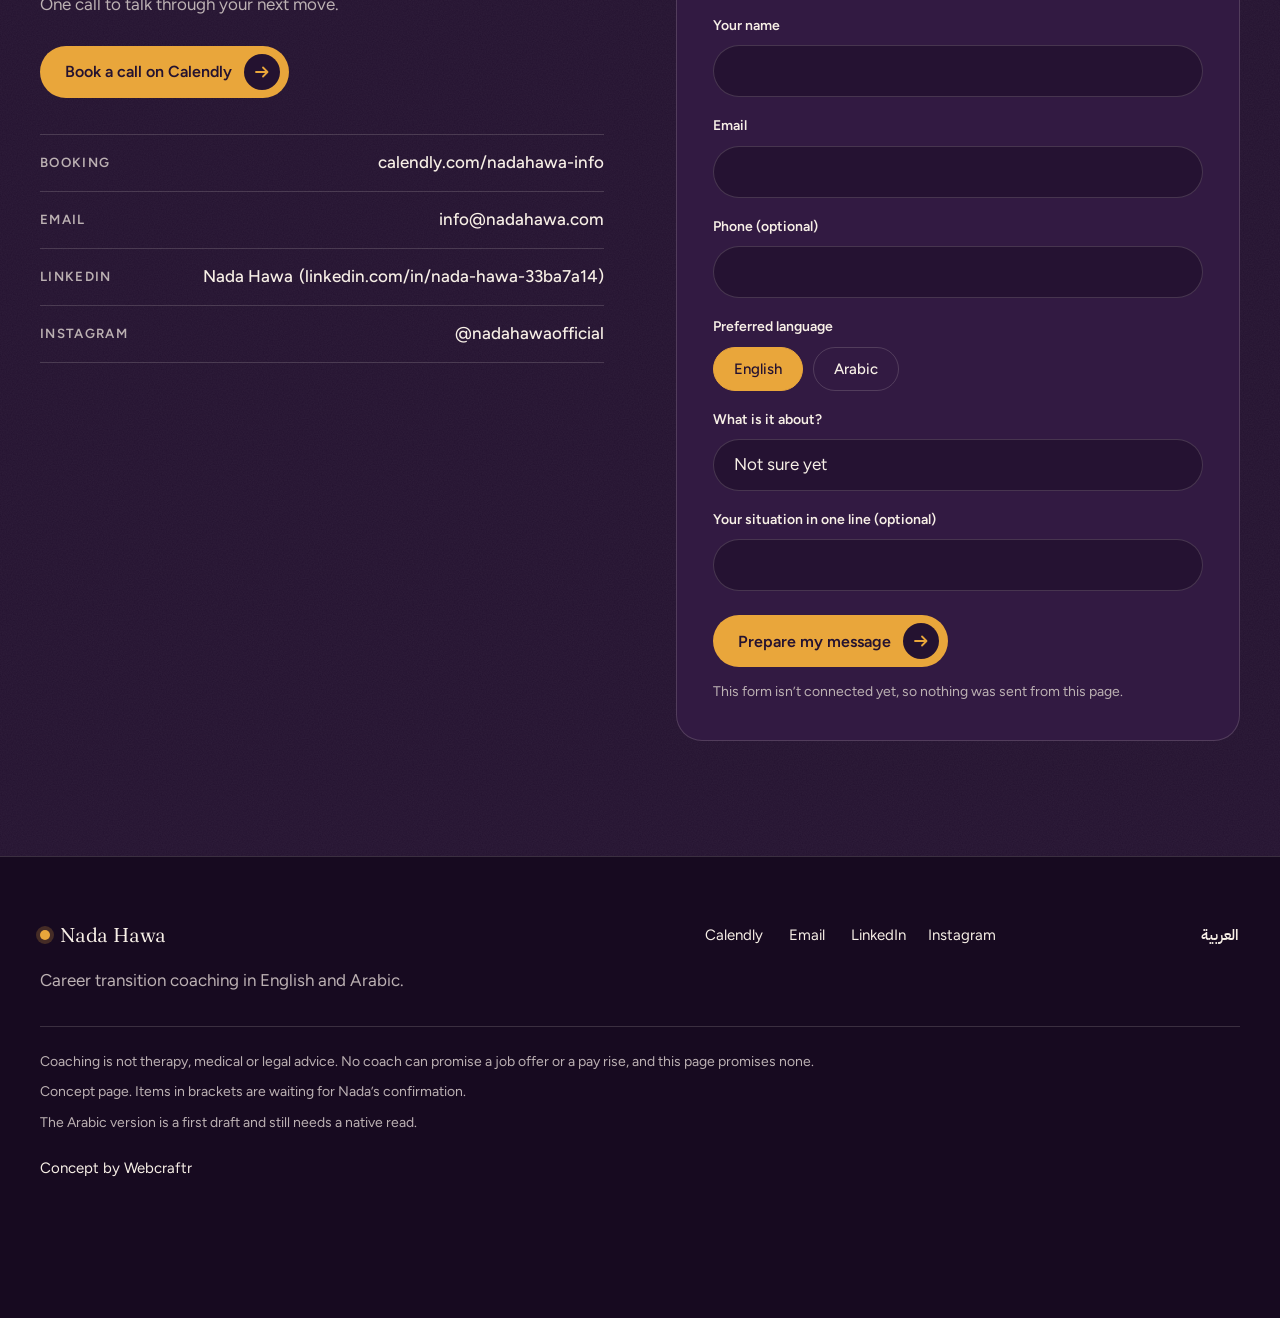
<file: 03-nada/index.html>
<!doctype html>
<html lang="en" dir="ltr">
<head>
<meta charset="utf-8">
<meta name="viewport" content="width=device-width,initial-scale=1">
<title>Nada Hawa, career transition coach for women</title>
<meta name="description" content="One-to-one career transition coaching in English and Arabic for professional women in Lebanon and the UAE. Book a call with Nada Hawa.">
<meta name="robots" content="noindex,nofollow">
<meta name="theme-color" content="#241230">


<meta property="og:type" content="website">
<meta property="og:locale" content="en_US">
<meta property="og:locale:alternate" content="ar_AR">
<meta property="og:title" content="Nada Hawa, career transition coach for women">
<meta property="og:description" content="One-to-one career transition coaching in English and Arabic for professional women in Lebanon and the UAE. Book a call with Nada Hawa.">
<meta property="og:image" content="https://m-adib.github.io/webcraftr-concepts/03-nada/assets/og.png">
<meta property="og:image:width" content="1200">
<meta property="og:image:height" content="630">
<meta name="twitter:card" content="summary_large_image">
<meta name="twitter:title" content="Nada Hawa, career transition coach for women">
<meta name="twitter:description" content="One-to-one career transition coaching in English and Arabic for professional women in Lebanon and the UAE. Book a call with Nada Hawa.">
<meta name="twitter:image" content="https://m-adib.github.io/webcraftr-concepts/03-nada/assets/og.png">
<link rel="icon" href="assets/favicon.svg" type="image/svg+xml">
<script>
/* Runs before first paint: picks the language (?lang=, then saved choice, then browser), sets lang and dir,
   decides motion, and preloads only the fonts that language needs. */
(function(){
  var d=document.documentElement,l='en',s;
  try{
    s=new URLSearchParams(location.search).get('lang');
    if(s!=='en'&&s!=='ar'){s=localStorage.getItem('nada-lang')}
    if(s==='en'||s==='ar'){l=s}
    else if((navigator.languages||[]).some(function(x){return /^ar/i.test(x)})){l='ar'}
  }catch(e){}
  d.lang=l;d.dir=l==='ar'?'rtl':'ltr';
  var o=document.querySelector('meta[property="og:locale"]'),a=document.querySelector('meta[property="og:locale:alternate"]');
  if(o&&a&&l==='ar'){o.content='ar_AR';a.content='en_US'}
  d.classList.add(window.matchMedia&&matchMedia('(prefers-reduced-motion: reduce)').matches?'no-motion':'motion');
  (l==='ar'?['ibm-plex-sans-arabic-arabic-400-normal','noto-naskh-arabic-arabic-wght-normal']:['fraunces-latin-full-normal','figtree-latin-wght-normal']).forEach(function(f){
    var k=document.createElement('link');k.rel='preload';k.as='font';k.type='font/woff2';k.crossOrigin='';k.href='assets/fonts/'+f+'.woff2';document.head.appendChild(k);
  });
})();
</script>
<link rel="stylesheet" href="css/styles.css">
</head>
<body>

<svg width="0" height="0" style="position:absolute" aria-hidden="true" focusable="false">
  <symbol id="i-arrow" viewBox="0 0 16 16"><path d="M2 8h11M9 3.5 13.5 8 9 12.5" fill="none" stroke="currentColor" stroke-width="1.8" stroke-linecap="round" stroke-linejoin="round"/></symbol>
  <symbol id="i-chev" viewBox="0 0 20 20"><path d="M4 7.5l6 6 6-6" fill="none" stroke="currentColor" stroke-width="1.8" stroke-linecap="round" stroke-linejoin="round"/></symbol>
  <symbol id="i-pause" viewBox="0 0 16 16"><path d="M4 2.5h3v11H4zM9 2.5h3v11H9z" fill="currentColor"/></symbol>
  <symbol id="i-play" viewBox="0 0 16 16"><path d="M4.5 2.5v11l9-5.5z" fill="currentColor"/></symbol>
</svg>

<a class="skip" href="#main" data-i18n="a11y.skip">Skip to content</a>



<header class="hdr" id="hdr">
  <div class="hdr-in">
    <a class="brand" href="#hero"><span class="sun-dot" aria-hidden="true"></span><bdi dir="ltr">Nada Hawa</bdi></a>
    <nav class="nav" aria-label="Sections" data-i18n-aria="nav.aria">
      <a href="#for" data-i18n="nav.for">Who it’s for</a>
      <a href="#rise" data-i18n="nav.rise">RISE</a>
      <a href="#how" data-i18n="nav.how">How it works</a>
      <a href="#about" data-i18n="nav.about">About</a>
      <a href="#faq" data-i18n="nav.faq">Questions</a>
    </nav>
    <button class="lang" type="button" data-lang-toggle lang="ar" aria-label="التبديل إلى العربية">العربية</button>
    <a class="pill" href="https://calendly.com/nadahawa-info" target="_blank" rel="noopener" data-i18n="cta.book">Book a call</a>
  </div>
</header>

<main id="main">







<section class="sc s-plum hero" id="hero">
  <div class="wrap hero-grid">
    <div class="hero-copy">
      <p class="chip reveal"><i aria-hidden="true"></i><span data-i18n="hero.eyebrow">Career transition coaching for women in Lebanon and the UAE</span></p>
      <h1><span class="l1 reveal" style="--d:.08s" data-i18n="hero.h1a">Your next career move,</span> <span class="l2 reveal" style="--d:.16s" data-i18n="hero.h1b">in English and Arabic.</span></h1>
      <p class="lede reveal" style="--d:.24s" data-i18n="hero.lede">One-to-one coaching with Nada Hawa for professional women who are changing careers, negotiating pay or preparing to interview.</p>
      <div class="btns reveal" style="--d:.32s">
        <a class="btn btn-gold" href="https://calendly.com/nadahawa-info" target="_blank" rel="noopener"><span data-i18n="cta.book">Book a call</span><span class="arr"><svg aria-hidden="true"><use href="#i-arrow"/></svg></span></a>
        <a class="btn btn-ghost" href="#rise"><span data-i18n="cta.rise">Meet RISE</span></a>
      </div>
      <p class="note reveal" style="--d:.4s" data-i18n="hero.note">Booking opens Nada’s calendar.</p>
    </div>

    <div class="hero-visual">
      <div class="arch reveal" style="--d:.2s">
        <div class="dawn" aria-hidden="true"></div>
        <svg class="hero-svg" viewBox="0 0 380 480" preserveAspectRatio="xMidYMax slice" aria-hidden="true" focusable="false">
          <defs><radialGradient id="halo-h"><stop class="hs0" offset="0"/><stop class="hs1" offset="1"/></radialGradient>
            <linearGradient id="gnd" x1="0" y1="0" x2="0" y2="1"><stop offset="0" stop-color="#170a20" stop-opacity=".3"/><stop offset="1" stop-color="#170a20" stop-opacity=".95"/></linearGradient></defs>
          <path class="a-hz" d="M0 400H380"/>
          <path class="a-line" d="M126 400A224 210 0 0 1 350 190"/>
          <path class="a-line" d="M222 400A128 120 0 0 1 350 280"/>
          <path class="a-main" d="M30 400A320 300 0 0 1 350 100"/>
          <g class="sun-g"><circle class="a-halo" cx="72.9" cy="250" r="46"/><circle class="a-sun" cx="72.9" cy="250" r="14"/></g>
          <rect class="a-ground" x="0" y="400" width="380" height="80"/>
        </svg>
        <span class="ph ph-tag" data-i18n="ph.photo">Photo of Nada</span>
      </div>
      <figure class="qcard reveal" style="--d:.32s">
        <blockquote><p data-i18n="hero.quote">Opportunities don’t happen, you create them.</p></blockquote>
        <figcaption class="label"><bdi dir="ltr">Nada Hawa</bdi><span class="ph ph-sm" data-only="ar" lang="ar">[ترجمة أولية]</span></figcaption>
      </figure>
    </div>
  </div>

  <div class="strip" role="region" aria-label="Quick facts" data-i18n-aria="strip.aria">
    <div class="ticker" id="ticker">
      <div class="track">
        <ul class="track-set">
          <li data-i18n="strip.1">One-to-one coaching</li>
          <li data-i18n="strip.2">English and Arabic</li>
          <li data-i18n="strip.3">Lebanon and the UAE</li>
          <li data-i18n="strip.4">Career change, pay and interviews</li>
        </ul>
      </div>
    </div>
    <button class="pause" id="pause" type="button" aria-pressed="false" aria-label="Pause scrolling" data-i18n-aria="strip.pause">
      <svg class="i-pause" aria-hidden="true"><use href="#i-pause"/></svg><svg class="i-play" aria-hidden="true"><use href="#i-play"/></svg>
    </button>
  </div>
</section>


<section class="sc s-ivory" id="for">
  <div class="wrap">
    <div class="slate reveal"><span class="n" data-n="1" data-pad="2">01</span><span data-i18n="for.label">Who it’s for</span></div>
    <h2 class="reveal" style="--d:.08s" data-i18n="for.h2">Made for women at a turning point in their work.</h2>
    <ol class="cards" style="margin-top:clamp(32px,4vw,48px)">
      <li class="reveal" style="--d:.16s"><div class="card"><span class="num" data-n="1">1</span><h3 data-i18n="for.1.t">Changing careers</h3><p data-i18n="for.1.d">Working out what comes next, and how to get there.</p></div></li>
      <li class="reveal" style="--d:.24s"><div class="card"><span class="num" data-n="2">2</span><h3 data-i18n="for.2.t">Negotiating your pay</h3><p data-i18n="for.2.d">Preparing what to say, and when to say it.</p></div></li>
      <li class="reveal" style="--d:.32s"><div class="card"><span class="num" data-n="3">3</span><h3 data-i18n="for.3.t">Interviewing with confidence</h3><p data-i18n="for.3.d">Practising your answers in the language the interview is in.</p></div></li>
    </ol>
    <div class="foot-cta reveal">
      <p data-i18n="for.foot">Not sure which one is you? Book a call and say so.</p>
      <a class="btn btn-plum" href="https://calendly.com/nadahawa-info" target="_blank" rel="noopener"><span data-i18n="cta.book">Book a call</span><span class="arr"><svg aria-hidden="true"><use href="#i-arrow"/></svg></span></a>
    </div>
  </div>
</section>




<section class="sc s-deep" id="rise">
  <div class="wrap">
    <div class="rise">
      <div class="rise-copy">
        <div class="slate reveal"><span class="n" data-n="2" data-pad="2">02</span><span data-i18n="rise.label">The RISE framework</span></div>
        <h2 class="reveal" style="--d:.08s" data-i18n="rise.h2">Meet RISE, Nada’s framework.</h2>
        <p class="lede reveal" style="--d:.16s"><span class="ph" data-i18n="rise.lede">[One line on what RISE is, in Nada’s words]</span></p>
        <div class="panels reveal" style="--d:.24s" id="panels">
          <div class="panel" role="tabpanel" id="panel-r" aria-labelledby="tab-r">
            <span class="bigletter" aria-hidden="true">R</span>
            <div><p class="label step-n" data-i18n="rise.step" data-letter="R">The letter R</p><h3><span class="ph" data-i18n="rise.r.t">[What R stands for]</span></h3><p><span class="ph" data-i18n="rise.r.d">[One sentence on this letter, to come from Nada]</span></p></div>
          </div>
          <div class="panel" role="tabpanel" id="panel-i" aria-labelledby="tab-i" hidden>
            <span class="bigletter" aria-hidden="true">I</span>
            <div><p class="label step-n" data-i18n="rise.step" data-letter="I">The letter I</p><h3><span class="ph" data-i18n="rise.i.t">[What I stands for]</span></h3><p><span class="ph" data-i18n="rise.i.d">[One sentence on this letter, to come from Nada]</span></p></div>
          </div>
          <div class="panel" role="tabpanel" id="panel-s" aria-labelledby="tab-s" hidden>
            <span class="bigletter" aria-hidden="true">S</span>
            <div><p class="label step-n" data-i18n="rise.step" data-letter="S">The letter S</p><h3><span class="ph" data-i18n="rise.s.t">[What S stands for]</span></h3><p><span class="ph" data-i18n="rise.s.d">[One sentence on this letter, to come from Nada]</span></p></div>
          </div>
          <div class="panel" role="tabpanel" id="panel-e" aria-labelledby="tab-e" hidden>
            <span class="bigletter" aria-hidden="true">E</span>
            <div><p class="label step-n" data-i18n="rise.step" data-letter="E">The letter E</p><h3><span class="ph" data-i18n="rise.e.t">[What E stands for]</span></h3><p><span class="ph" data-i18n="rise.e.d">[One sentence on this letter, to come from Nada]</span></p></div>
          </div>
        </div>
      </div>

      
      <div class="stage-wrap reveal" style="--d:.12s">
        <div class="stage" id="stage" style="--gx:8.5%;--gy:74.26%">
          <svg viewBox="0 0 640 460" aria-hidden="true" focusable="false">
            <defs><radialGradient id="halo-s"><stop class="hs0" offset="0"/><stop class="hs1" offset="1"/></radialGradient></defs>
            <path class="horizon" d="M44 412H584"/>
            <path class="ring" d="M162.8 412A421.2 280.8 0 0 1 584 131.2"/>
            <path class="ring" d="M270.8 412A313.2 208.8 0 0 1 584 203.2"/>
            <path class="ring" d="M378.8 412A205.2 136.8 0 0 1 584 275.2"/>
            <path class="arc-track" id="arc-track" d="M44 412A540 360 0 0 1 584 52"/>
            <path class="arc-prog" id="arc-prog" d="M44 412A540 360 0 0 1 584 52" pathLength="100" stroke-dasharray="100" stroke-dashoffset="90"/>
            <g class="sun" id="sun" transform="translate(54.4 341.6)"><circle class="halo" r="46"/><circle class="core" r="14"/></g>
          </svg>
          <div class="stops" id="stops" role="tablist" aria-label="RISE letters" data-i18n-aria="rise.tablist.aria">
            <button class="stop" type="button" role="tab" id="tab-r" aria-selected="true" aria-controls="panel-r" tabindex="0" style="--x:8.50%;--y:74.26%" aria-label="The letter R" data-i18n-aria="rise.stop.aria" data-letter="R">R</button>
            <button class="stop" type="button" role="tab" id="tab-i" aria-selected="false" aria-controls="panel-i" tabindex="-1" style="--x:24.70%;--y:41.46%" aria-label="The letter I" data-i18n-aria="rise.stop.aria" data-letter="I">I</button>
            <button class="stop" type="button" role="tab" id="tab-s" aria-selected="false" aria-controls="panel-s" tabindex="-1" style="--x:51.82%;--y:20.38%" aria-label="The letter S" data-i18n-aria="rise.stop.aria" data-letter="S">S</button>
            <button class="stop" type="button" role="tab" id="tab-e" aria-selected="false" aria-controls="panel-e" tabindex="-1" style="--x:82.33%;--y:11.74%" aria-label="The letter E" data-i18n-aria="rise.stop.aria" data-letter="E">E</button>
          </div>
        </div>
        <p class="hint" id="hint" data-i18n="rise.hint">Tap a letter</p>
      </div>
    </div>
  </div>
</section>



<section class="sc s-ivory2" id="how">
  <div class="wrap how">
    <div class="how-head">
      <div class="slate reveal"><span class="n" data-n="3" data-pad="2">03</span><span data-i18n="how.label">How it works</span></div>
      <h2 class="reveal" style="--d:.08s" data-i18n="how.h2">Start with a call.</h2>
    </div>
    <div>
      <ol class="steps">
        <li class="step reveal"><span class="mk" data-n="1">1</span><h3 data-i18n="how.1.t">Book a call</h3><p data-i18n="how.1.d">Pick a time on Nada’s calendar.</p></li>
        <li class="step reveal"><span class="mk" data-n="2">2</span><h3><span class="ph" data-i18n="how.2.t">[What happens on the call]</span></h3></li>
        <li class="step reveal"><span class="mk" data-n="3">3</span><h3><span class="ph" data-i18n="how.3.t">[How the coaching runs]</span></h3></li>
        <li class="step reveal"><span class="mk" data-n="4">4</span><h3><span class="ph" data-i18n="how.4.t">[What comes next]</span></h3></li>
      </ol>
      <div class="chips reveal">
        <span class="ph" data-i18n="how.pl.len">[Session length]</span>
        <span class="ph" data-i18n="how.pl.count">[Number of sessions]</span>
        <span class="ph" data-i18n="how.pl.price">[Price or package]</span>
      </div>
    </div>
  </div>
</section>






<section class="sc s-blush" id="about">
  <div class="wrap">
    <div class="slate reveal"><span class="n" data-n="4" data-pad="2">04</span><span data-i18n="about.label">About Nada</span></div>
    <div class="about">
      <div class="photo reveal" style="--d:.08s"><span class="ph" data-i18n="ph.photo2">Second photo of Nada</span></div>
      <div class="about-text">
        <h2 class="reveal" style="--d:.08s" data-i18n="about.h2">Meet Nada Hawa.</h2>
        <p class="reveal" style="--d:.16s" data-i18n="about.p1">Nada Hawa is a career transition coach. She works one-to-one with professional women in Lebanon and the UAE.</p>
        <p class="reveal" style="--d:.24s"><span class="ph" data-i18n="about.p2">[Qualifications, to confirm with Nada]</span></p>
        <div class="values reveal" style="--d:.32s">
          <p class="label"><span data-i18n="about.values.label">What guides the work</span> <b data-i18n="about.v.tag">H.I.T.</b></p>
          <ul>
            <li class="vrow"><span class="vl" aria-hidden="true">H</span><span data-i18n="about.v.h">Honesty</span></li>
            <li class="vrow"><span class="vl" aria-hidden="true">I</span><span data-i18n="about.v.i">Integrity</span></li>
            <li class="vrow"><span class="vl" aria-hidden="true">T</span><span data-i18n="about.v.t">Trust</span></li>
          </ul>
        </div>
      </div>
    </div>
  </div>
</section>





<section class="sc s-ivory" id="proof">
  <div class="wrap">
    <div class="slate reveal"><span class="n" data-n="5" data-pad="2">05</span><span data-i18n="proof.label">Reels</span></div>
    <h2 class="reveal" style="--d:.08s" data-i18n="proof.h2">Watch Nada on Instagram.</h2>
    <div class="proof-row">
      <div class="reels reveal" style="--d:.12s">
        <a class="reel" href="https://www.instagram.com/nadahawaofficial/" target="_blank" rel="noopener"><span class="play" aria-hidden="true"><svg><use href="#i-play"/></svg></span><span class="ph" data-i18n="proof.reel.ph">[A reel from Nada, to pick with her]</span></a>
      </div>
      <div class="proof-side">
        <ul class="quotes">
          <li class="tcard reveal" style="--d:.16s"><span class="mark" aria-hidden="true">“</span><span class="ph block" data-i18n="proof.quote.ph">[Client words, shared with permission]</span><span class="ph block" data-i18n="proof.name.ph">[First name, role, city]</span></li>
        </ul>
        <a class="link-arrow reveal" style="--d:.24s" href="https://www.instagram.com/nadahawaofficial/" target="_blank" rel="noopener"><span data-i18n="proof.reel.cta">Watch on Instagram</span><svg aria-hidden="true"><use href="#i-arrow"/></svg></a>
      </div>
    </div>
    <p class="proof-note reveal" data-i18n="proof.note">Dashed outlines mark placeholders. Real client words and reels replace them before launch.</p>
  </div>
</section>




<section class="sc s-plum2 s-band" id="newsletter">
  <div class="wrap">
    <div class="slate reveal"><span class="n" data-n="6" data-pad="2">06</span><span data-i18n="news.label">Newsletter</span></div>
    <div class="band">
      <div class="band-copy">
        <h2 class="reveal" style="--d:.08s" data-i18n="news.h2">Read Nada on LinkedIn.</h2>
        <p class="reveal" style="--d:.16s" data-i18n-html="news.p">Her LinkedIn newsletter is called <span class="ph">[Career Transition]</span>.</p>
        <a class="btn btn-ghost reveal" style="--d:.24s" href="https://www.linkedin.com/in/nada-hawa-33ba7a14/" target="_blank" rel="noopener"><span data-i18n="news.alt">Read it on LinkedIn</span><span class="arr"><svg aria-hidden="true"><use href="#i-arrow"/></svg></span></a>
      </div>
      <form class="fcard fopt reveal" style="--d:.16s" id="news-form" novalidate>
        <p class="ph opt" data-i18n="news.opt">[Optional email signup, only if Nada runs a list]</p>
        <div class="frow">
          <div class="field">
            <label for="n-email" data-i18n="news.email.label">Email</label>
            <input id="n-email" name="email" type="email" inputmode="email" autocomplete="email" required>
            <p class="err" id="n-err" aria-live="polite"></p>
          </div>
          <div class="hp" aria-hidden="true"><input type="text" name="company" tabindex="-1" autocomplete="off"></div>
          <button class="btn btn-gold" type="submit"><span data-i18n="news.cta">Sign up by email</span><span class="arr"><svg aria-hidden="true"><use href="#i-arrow"/></svg></span></button>
        </div>
        <p class="stub" id="n-stub" role="status" data-i18n="news.stub">This form isn’t connected yet, so nothing was sent.</p>
      </form>
    </div>
  </div>
</section>



<section class="sc s-ivory" id="faq">
  <div class="wrap">
    <div class="slate reveal"><span class="n" data-n="7" data-pad="2">07</span><span data-i18n="faq.label">Questions</span></div>
    <div class="faq-grid">
      <h2 class="reveal" style="--d:.08s" data-i18n="faq.h2">Five questions before you book.</h2>
      <div class="faq-list reveal" style="--d:.16s">
        <details><summary><span data-i18n="faq.1.q">Which language will we use?</span><svg aria-hidden="true"><use href="#i-chev"/></svg></summary><p class="a" data-i18n-html="faq.1.a">This page is in English and Arabic. <span class="ph">[Languages for calls and sessions, to confirm with Nada]</span></p></details>
        <details><summary><span data-i18n="faq.2.q">Is it one-to-one?</span><svg aria-hidden="true"><use href="#i-chev"/></svg></summary><p class="a" data-i18n="faq.2.a">Yes. Nada’s coaching is one-to-one.</p></details>
        <details><summary><span data-i18n="faq.3.q">What happens on the first call?</span><svg aria-hidden="true"><use href="#i-chev"/></svg></summary><p class="a" data-i18n-html="faq.3.a"><span class="ph">[What happens on the first call, to come from Nada]</span></p></details>
        <details><summary><span data-i18n="faq.4.q">What does it cost?</span><svg aria-hidden="true"><use href="#i-chev"/></svg></summary><p class="a" data-i18n-html="faq.4.a"><span class="ph">[Price or package, to be confirmed by Nada]</span></p></details>
        <details><summary><span data-i18n="faq.5.q">Can Nada promise me a new job or a raise?</span><svg aria-hidden="true"><use href="#i-chev"/></svg></summary><p class="a" data-i18n="faq.5.a">No, and no honest coach can. Coaching helps you prepare, practise and decide. What follows depends on you and on the market. Coaching is not therapy.</p></details>
      </div>
    </div>
  </div>
</section>




<section class="sc s-plum" id="contact">
  <div class="wrap">
    <div class="slate reveal"><span class="n" data-n="8" data-pad="2">08</span><span data-i18n="contact.label">Book</span></div>
    <div class="contact">
      <div class="contact-copy">
        <h2 class="reveal" style="--d:.08s" data-i18n="contact.h2">Pick a time that suits you.</h2>
        <p class="reveal" style="--d:.16s" data-i18n="contact.p">One call to talk through your next move.</p>
        <a class="btn btn-gold reveal" style="--d:.24s" href="https://calendly.com/nadahawa-info" target="_blank" rel="noopener"><span data-i18n="cta.calendly">Book a call on Calendly</span><span class="arr"><svg aria-hidden="true"><use href="#i-arrow"/></svg></span></a>
        <ul class="rows reveal" style="--d:.32s">
          <li class="row"><span class="k label" data-i18n="contact.row.book">Booking</span><a href="https://calendly.com/nadahawa-info" target="_blank" rel="noopener" dir="ltr">calendly.com/nadahawa-info</a></li>
          <li class="row"><span class="k label" data-i18n="contact.row.email">Email</span><a href="mailto:info@nadahawa.com" dir="ltr">info@nadahawa.com</a></li>
          <li class="row"><span class="k label" data-i18n="contact.row.linkedin">LinkedIn</span><a href="https://www.linkedin.com/in/nada-hawa-33ba7a14/" target="_blank" rel="noopener" dir="ltr" class="who"><span>Nada Hawa</span><span>(linkedin.com/in/nada-hawa-33ba7a14)</span></a></li>
          <li class="row"><span class="k label" data-i18n="contact.row.ig">Instagram</span><a href="https://www.instagram.com/nadahawaofficial/" target="_blank" rel="noopener" dir="ltr">@nadahawaofficial</a></li>
        </ul>
      </div>

      <form class="fcard reveal" style="--d:.16s" id="contact-form" novalidate>
        <h3 data-i18n="contact.form.h">Prefer to write first?</h3>
        <div class="field">
          <label for="c-name" data-i18n="form.name">Your name</label>
          <input id="c-name" name="name" type="text" autocomplete="name" required>
          <p class="err" id="c-name-err" aria-live="polite"></p>
        </div>
        <div class="field">
          <label for="c-email" data-i18n="form.email">Email</label>
          <input id="c-email" name="email" type="email" inputmode="email" autocomplete="email" required>
          <p class="err" id="c-email-err" aria-live="polite"></p>
        </div>
        <div class="field">
          <label for="c-phone" data-i18n="form.phone">Phone (optional)</label>
          <input id="c-phone" name="phone" type="tel" inputmode="tel" autocomplete="tel">
        </div>
        <fieldset class="field">
          <legend data-i18n="form.lang">Preferred language</legend>
          <div class="rchips">
            <label class="rchip"><input type="radio" name="lang" value="en" checked><span data-i18n="form.lang.en">English</span></label>
            <label class="rchip"><input type="radio" name="lang" value="ar"><span data-i18n="form.lang.ar">Arabic</span></label>
          </div>
        </fieldset>
        <div class="field">
          <label for="c-topic" data-i18n="form.topic">What is it about?</label>
          <select id="c-topic" name="topic">
            <option data-i18n="form.topic.unsure">Not sure yet</option>
            <option data-i18n="for.1.t">Changing careers</option>
            <option data-i18n="for.2.t">Negotiating your pay</option>
            <option data-i18n="for.3.t">Interviewing with confidence</option>
          </select>
        </div>
        <div class="field">
          <label for="c-msg" data-i18n="form.msg">Your situation in one line (optional)</label>
          <input id="c-msg" name="situation" type="text">
        </div>
        <div class="hp" aria-hidden="true"><input type="text" name="company" tabindex="-1" autocomplete="off"></div>
        <button class="btn btn-gold" type="submit"><span data-i18n="form.submit">Prepare my message</span><span class="arr"><svg aria-hidden="true"><use href="#i-arrow"/></svg></span></button>
        <p class="stub" id="c-stub" data-i18n="form.stub">This form isn’t connected yet, so nothing was sent from this page.</p>
        <div class="compose" id="compose" hidden>
          <p class="ok" role="status" data-i18n="form.ok">Your message is ready. Copy it and send it from your own email to info@nadahawa.com.</p>
          <pre class="msg" id="msg"></pre>
          <button class="btn btn-ghost" type="button" id="copy" data-i18n="form.copy">Copy message</button><span class="copied" id="copied" role="status"></span>
        </div>
      </form>
    </div>
  </div>
</section>

</main>

<footer class="foot">
  <div class="wrap">
    <div class="foot-grid">
      <div>
        <a class="brand" href="#hero"><span class="sun-dot" aria-hidden="true"></span><bdi dir="ltr">Nada Hawa</bdi></a>
        <p class="foot-tag" data-i18n="foot.tag">Career transition coaching in English and Arabic.</p>
      </div>
      <div class="foot-links">
        <a href="https://calendly.com/nadahawa-info" target="_blank" rel="noopener">Calendly</a>
        <a href="mailto:info@nadahawa.com" data-i18n="contact.row.email">Email</a>
        <a href="https://www.linkedin.com/in/nada-hawa-33ba7a14/" target="_blank" rel="noopener" data-i18n="contact.row.linkedin">LinkedIn</a>
        <a href="https://www.instagram.com/nadahawaofficial/" target="_blank" rel="noopener" data-i18n="contact.row.ig">Instagram</a>
      </div>
      <button class="lang" type="button" data-lang-toggle lang="ar" aria-label="التبديل إلى العربية">العربية</button>
    </div>
    <div class="foot-legal">
      <p data-i18n="foot.legal">Coaching is not therapy, medical or legal advice. No coach can promise a job offer or a pay rise, and this page promises none.</p>
      <p data-i18n="foot.demo">Concept page. Items in brackets are waiting for Nada’s confirmation.</p>
      <p data-i18n="foot.ar">The Arabic version is a first draft and still needs a native read.</p>
    </div>
    <div class="foot-end">
      <a href="https://webcraftr.co" target="_blank" rel="noopener"><span data-i18n="foot.concept">Concept by Webcraftr</span></a>
    </div>
  </div>
</footer>

<div class="sticky" id="sticky">
  <span data-i18n="sticky.text">Career call with Nada</span>
  <a class="btn btn-gold btn-sm" href="https://calendly.com/nadahawa-info" target="_blank" rel="noopener"><span data-i18n="cta.book">Book a call</span><span class="arr"><svg aria-hidden="true"><use href="#i-arrow"/></svg></span></a>
</div>

<script src="js/main.js"></script>
</body>
</html>
</file>
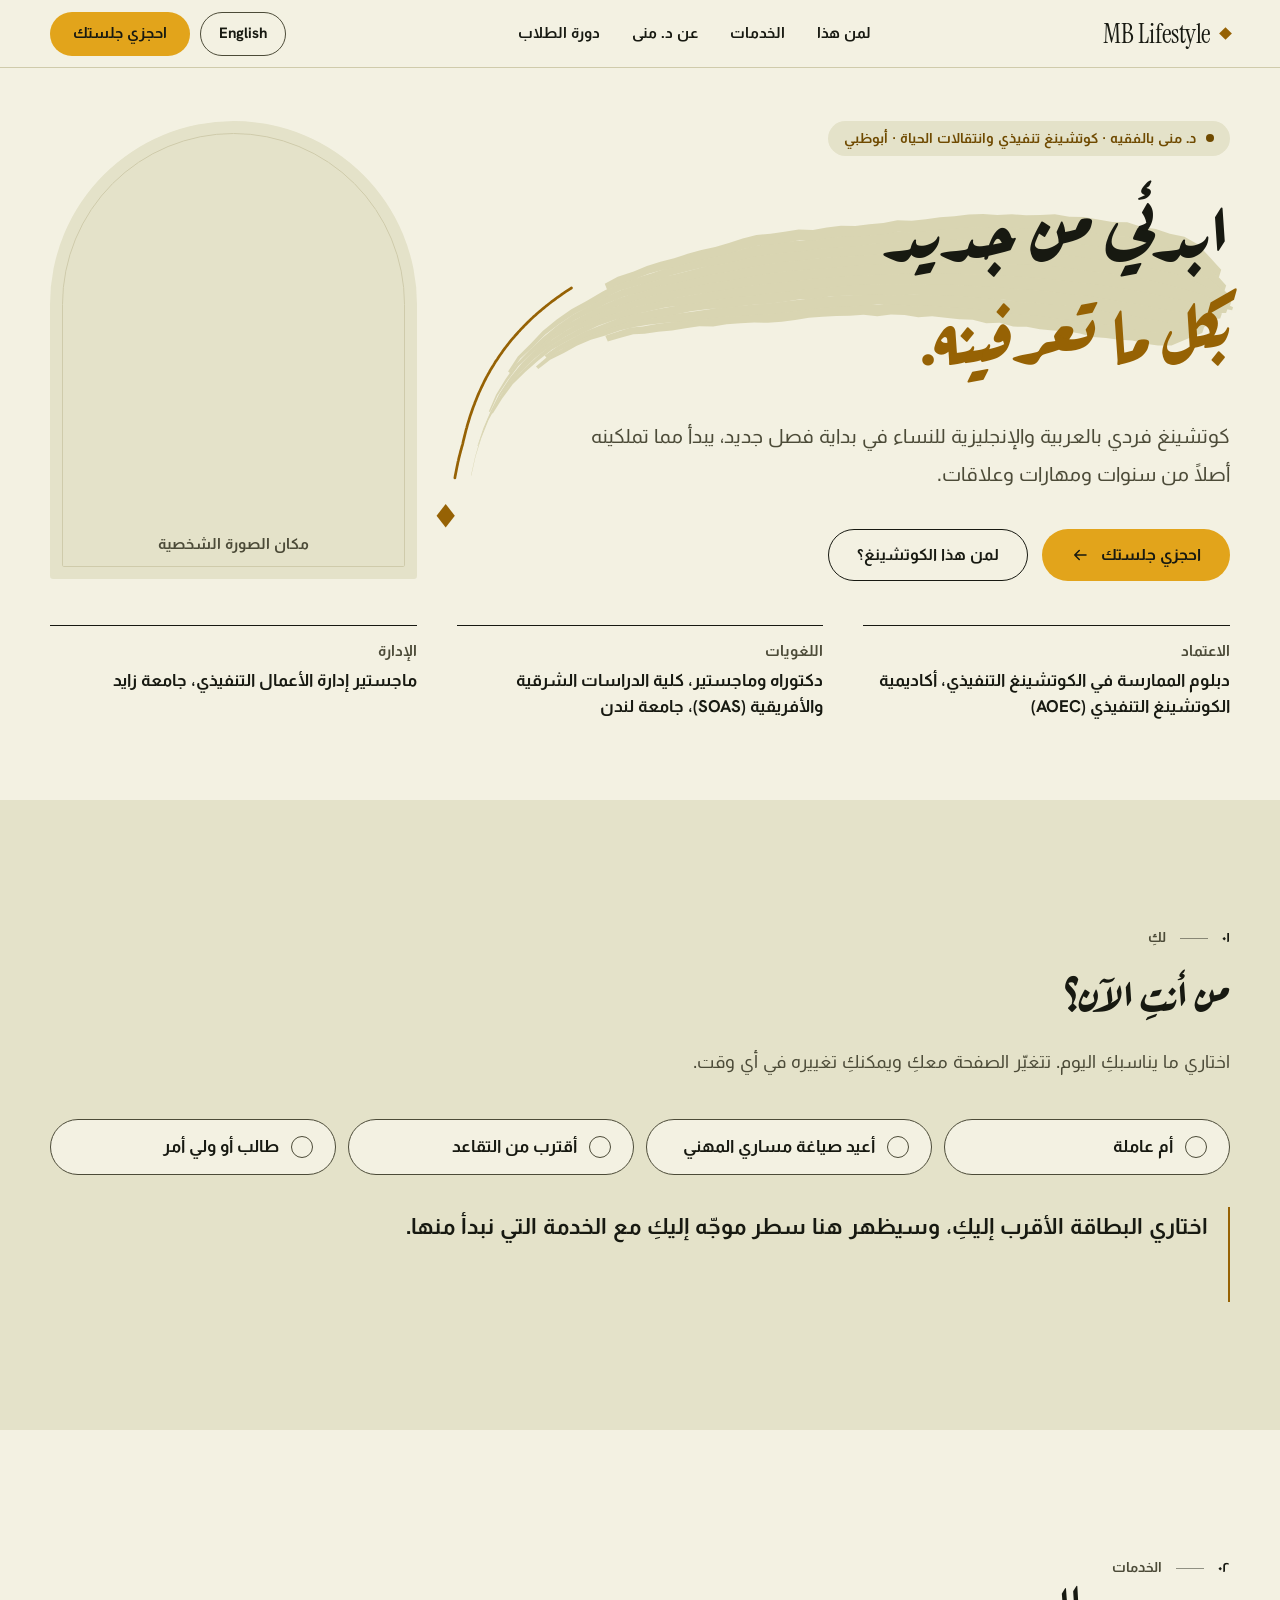
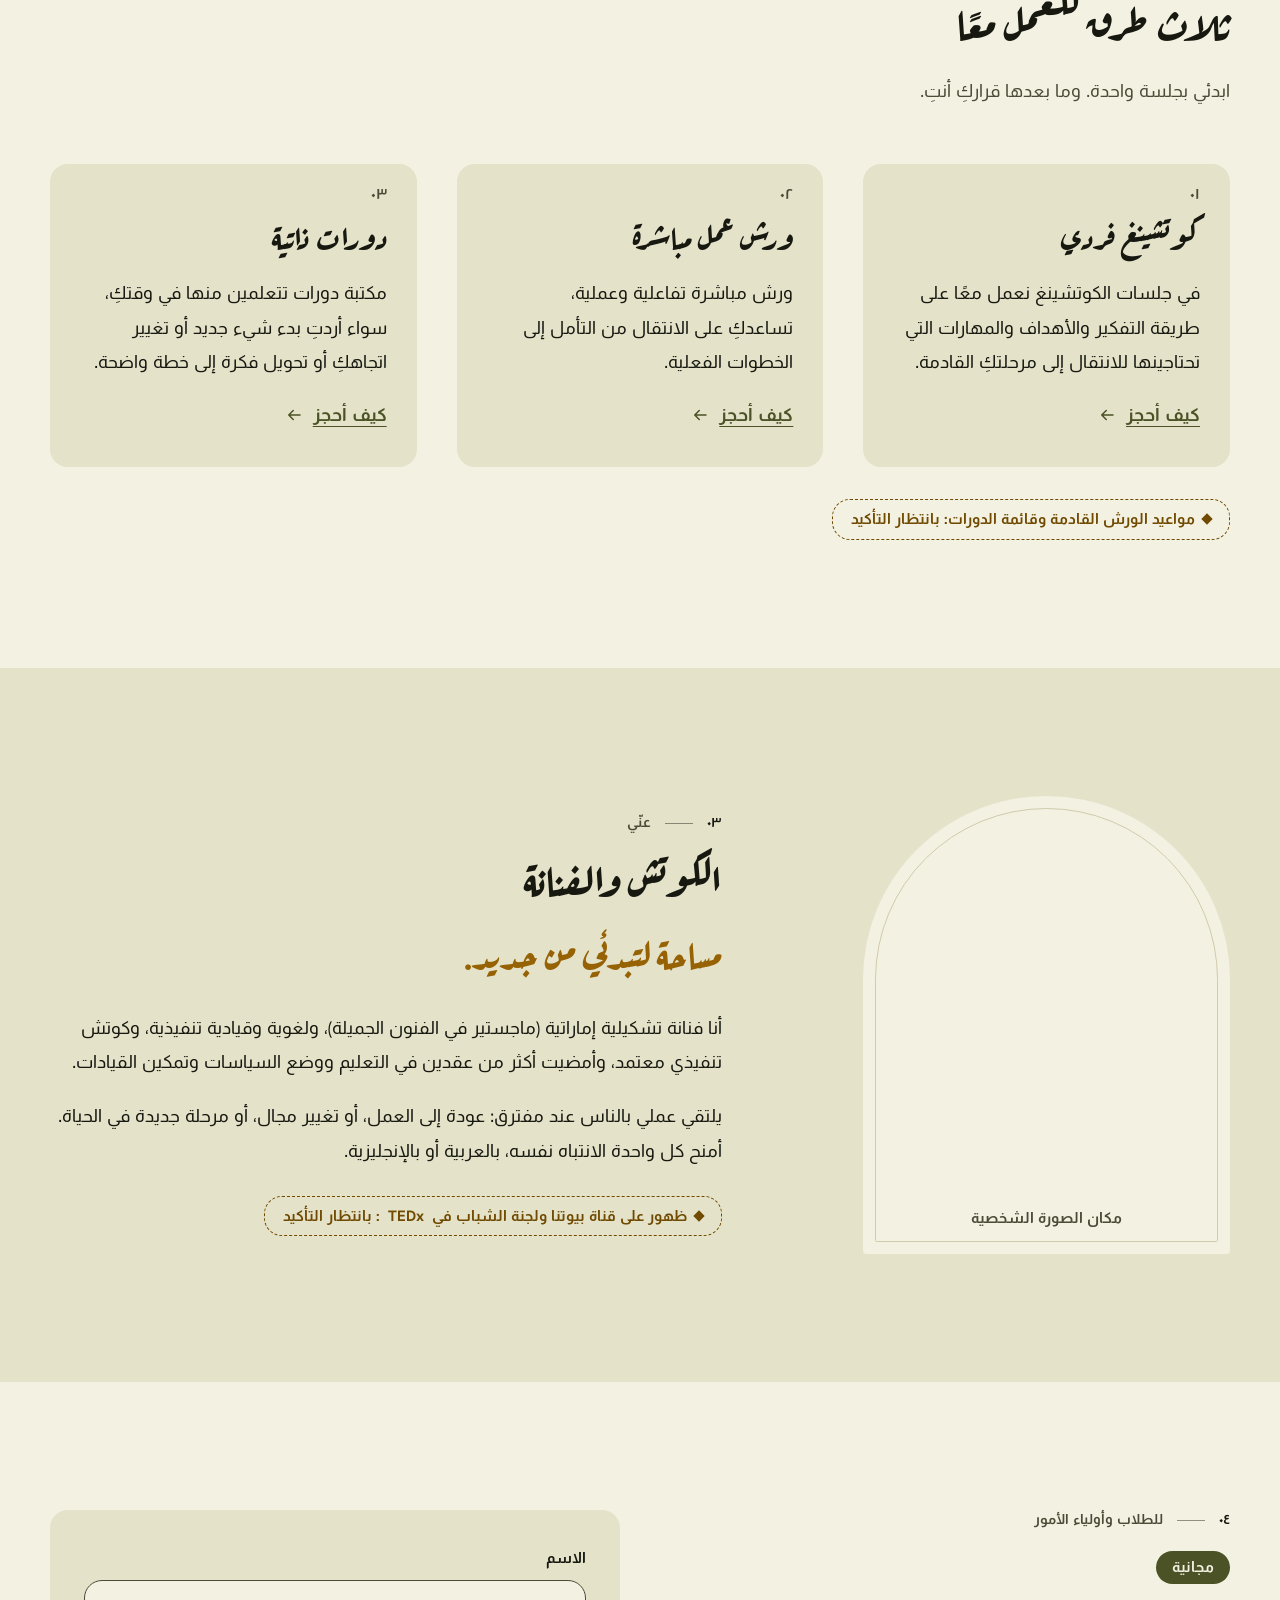
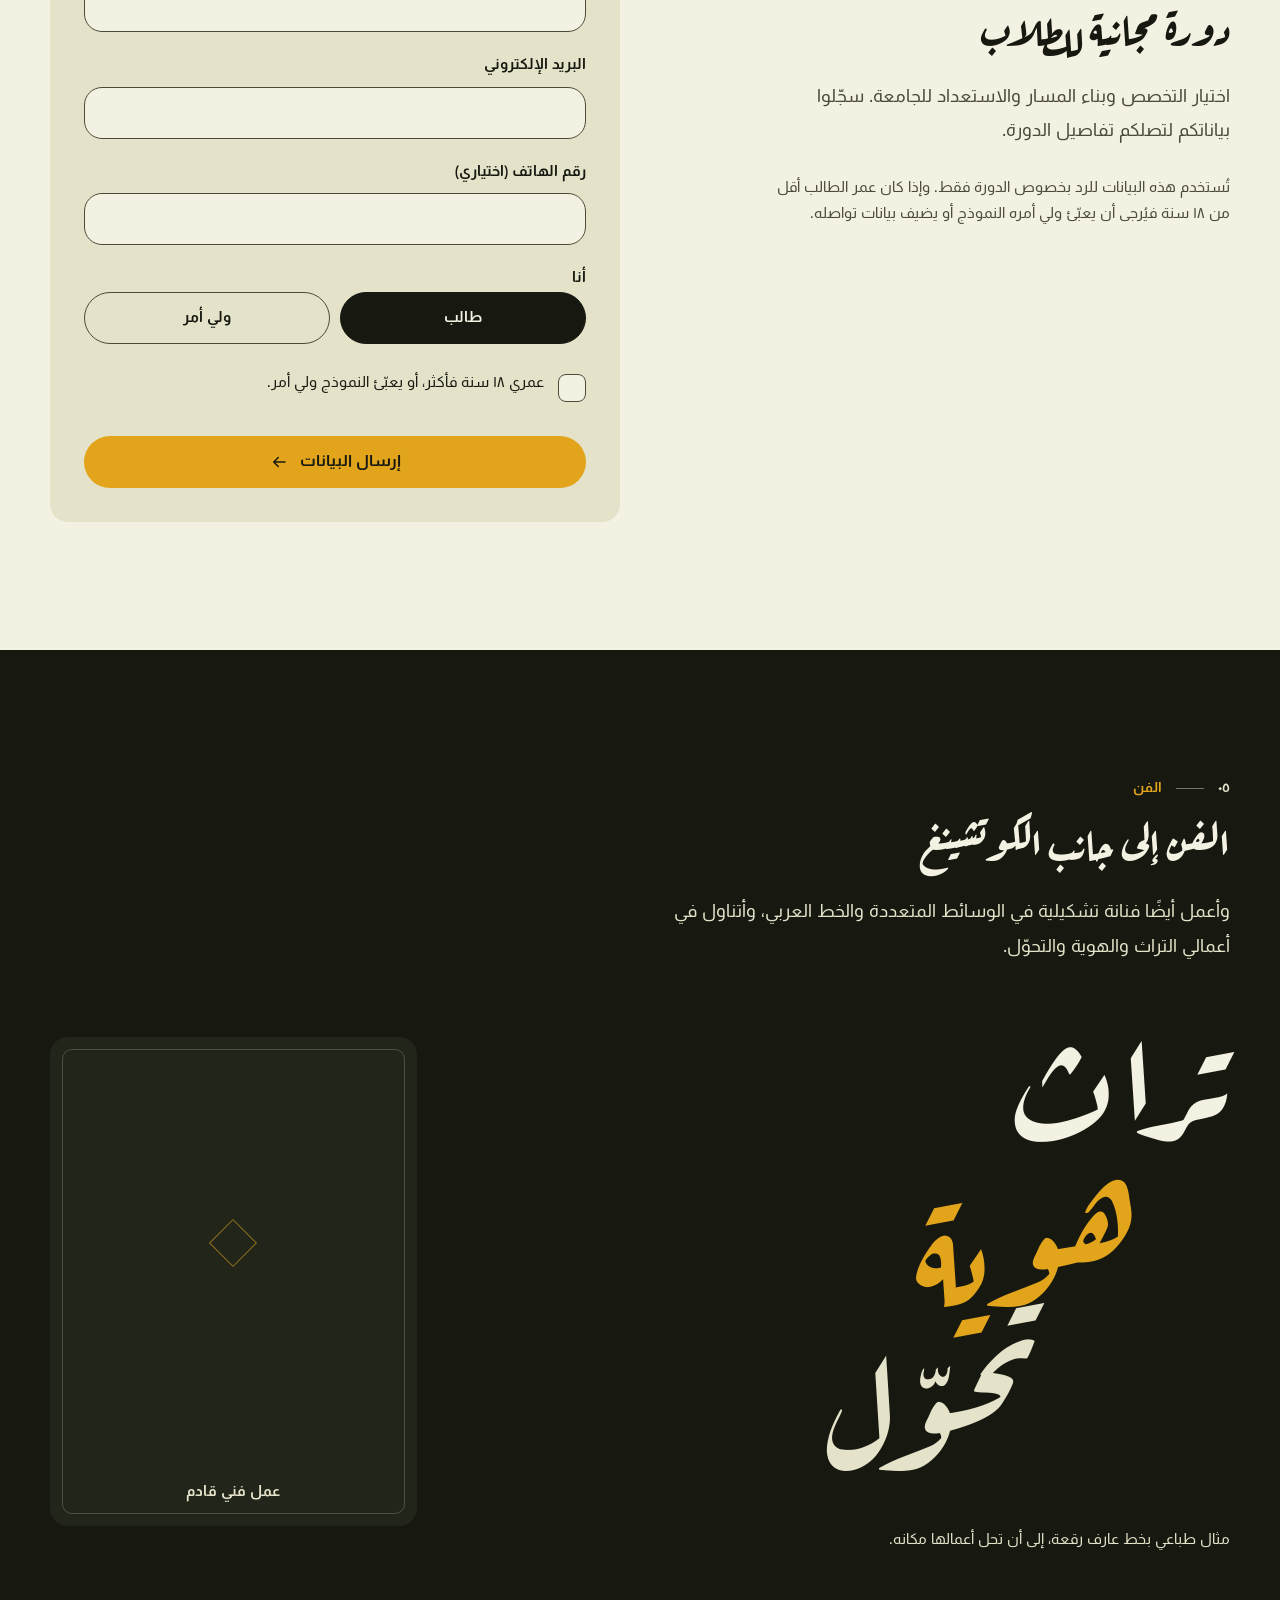
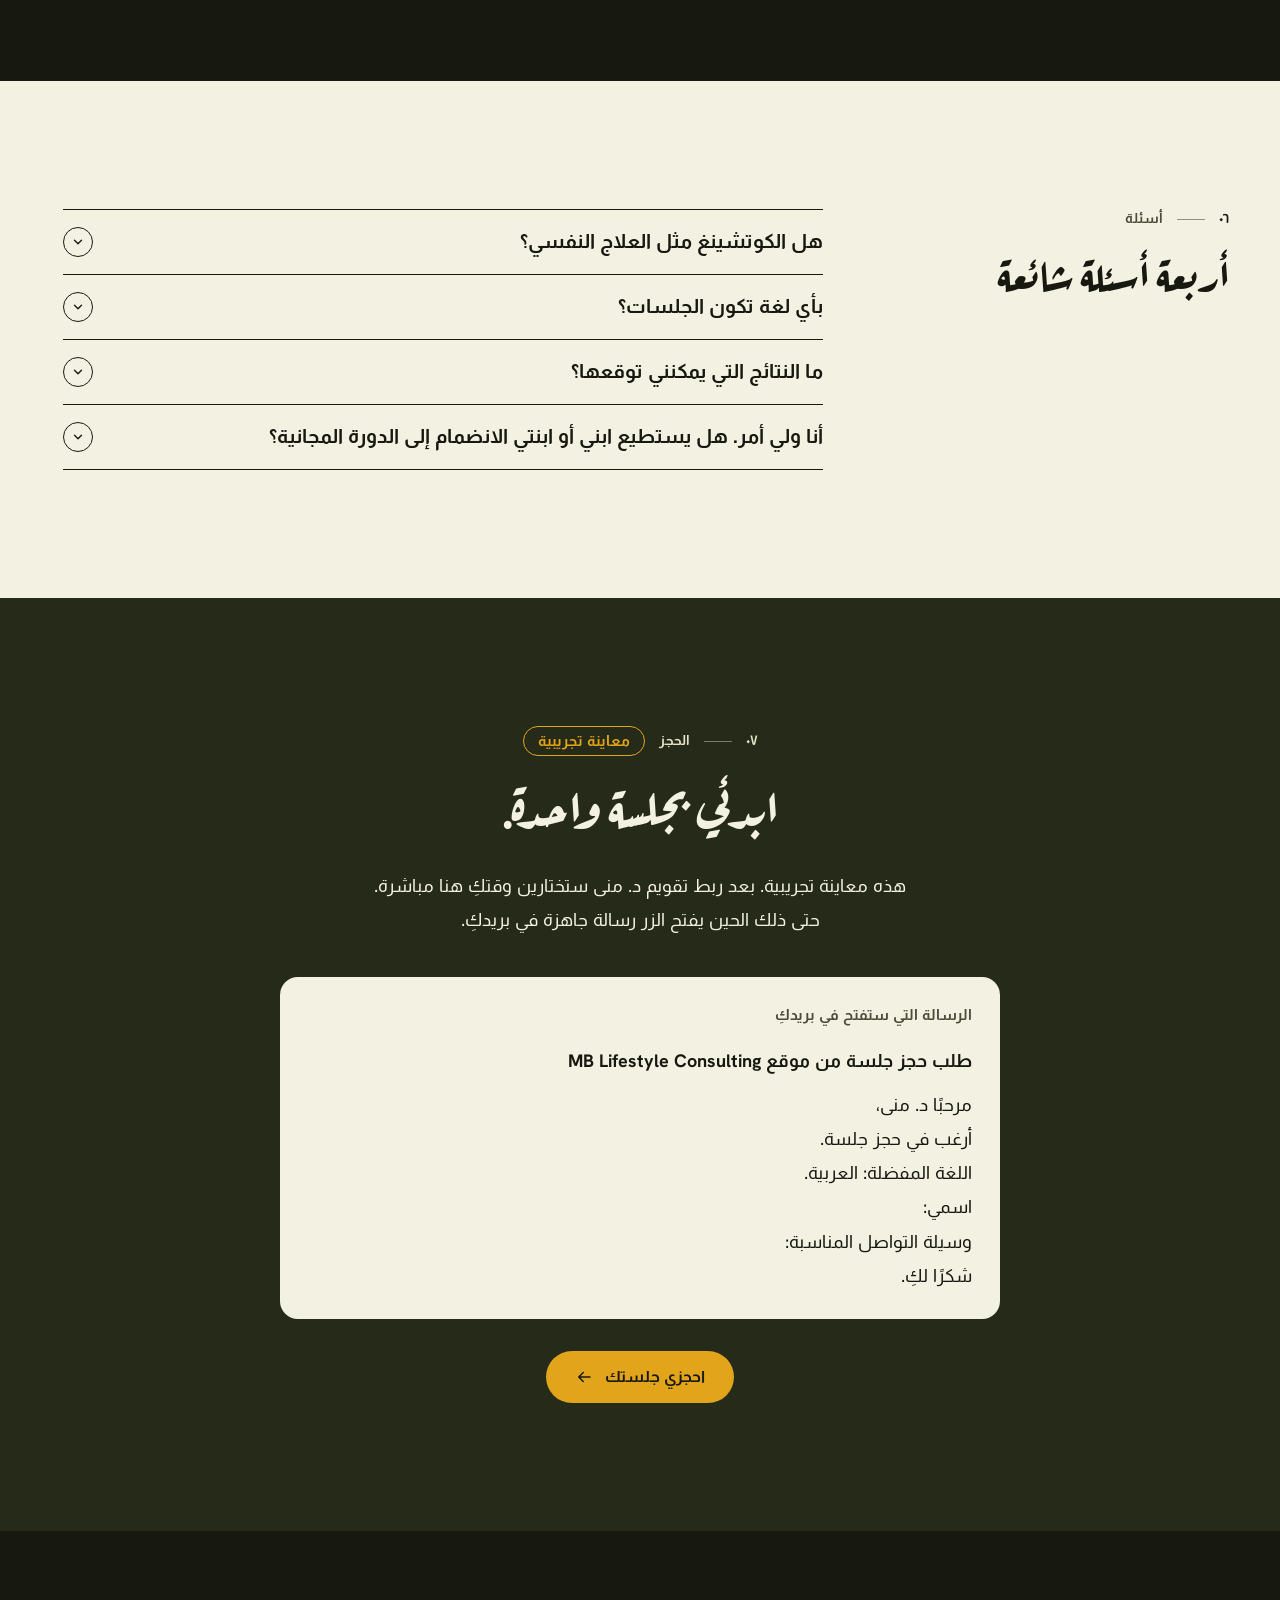
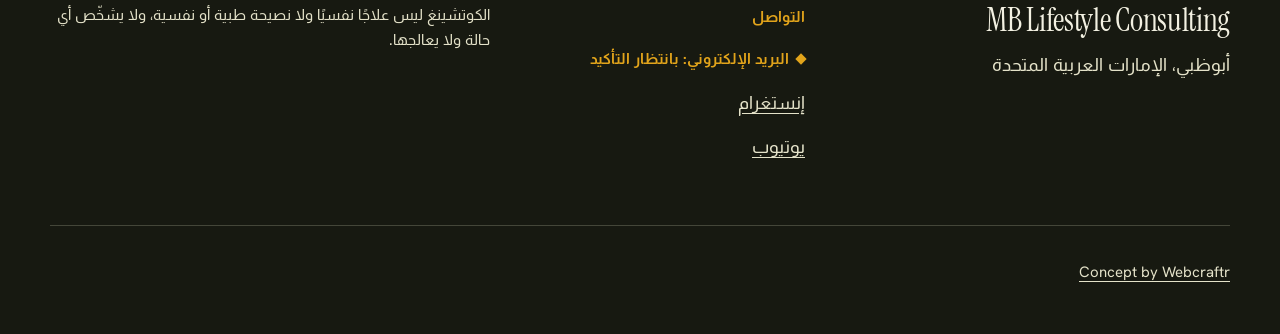
<file: 04-dr-muna/index.html>
<!doctype html>
<html lang="ar" dir="rtl">
<head>
<meta charset="utf-8">
<meta name="viewport" content="width=device-width, initial-scale=1">
<title>د. منى بالفقيه · MB Lifestyle Consulting</title>
<meta name="description" content="كوتشينغ بالعربية والإنجليزية للنساء في بداية فصل جديد. Coaching in Arabic and English for women choosing their next chapter, with Dr Muna Balfaqeeh in Abu Dhabi.">
<meta name="robots" content="noindex,nofollow">
<meta name="theme-color" content="#f3f1e2">
<meta property="og:type" content="website">
<meta property="og:site_name" content="MB Lifestyle Consulting">
<meta property="og:locale" content="ar_AE">
<meta property="og:locale:alternate" content="en_US">
<meta property="og:title" content="د. منى بالفقيه · MB Lifestyle Consulting">
<meta property="og:description" content="كوتشينغ بالعربية والإنجليزية للنساء في بداية فصل جديد. Coaching in Arabic and English for women choosing their next chapter, with Dr Muna Balfaqeeh in Abu Dhabi.">

<meta property="og:image" content="https://m-adib.github.io/webcraftr-concepts/04-dr-muna/assets/og.png">
<meta property="og:image:width" content="1200">
<meta property="og:image:height" content="630">
<meta property="og:image:alt" content="د. منى بالفقيه · ابدئي من جديد بكل ما تعرفينه. Dr Muna Balfaqeeh · Begin again, with all you know.">
<meta name="twitter:card" content="summary_large_image">
<meta name="twitter:title" content="د. منى بالفقيه · MB Lifestyle Consulting">
<meta name="twitter:description" content="كوتشينغ بالعربية والإنجليزية للنساء في بداية فصل جديد. Coaching in Arabic and English for women choosing their next chapter, with Dr Muna Balfaqeeh in Abu Dhabi.">
<meta name="twitter:image" content="https://m-adib.github.io/webcraftr-concepts/04-dr-muna/assets/og.png">
<link rel="icon" href="assets/favicon.svg" type="image/svg+xml">



<script>
(function () {
  var d = document.documentElement, l = "ar";
  try {
    var q = new URLSearchParams(location.search).get("lang");
    if (q === "ar" || q === "en") { l = q; }
    else {
      var s = localStorage.getItem("mb-lang");
      if (s === "ar" || s === "en") { l = s; }
    }
  } catch (e) {}
  d.lang = l;
  d.dir = l === "ar" ? "rtl" : "ltr";
  var rm = false;
  try { rm = window.matchMedia("(prefers-reduced-motion: reduce)").matches; } catch (e) {}
  d.classList.add(rm ? "no-motion" : "motion");
  var files = l === "ar"
    ? ["almarai-arabic-400-normal", "almarai-arabic-700-normal", "aref-ruqaa-arabic-700-normal"]
    : ["instrument-serif-latin-400-normal", "hanken-grotesk-latin-wght-normal"];
  for (var i = 0; i < files.length; i++) {
    var k = document.createElement("link");
    k.rel = "preload"; k.as = "font"; k.type = "font/woff2"; k.crossOrigin = "anonymous";
    k.href = "assets/fonts/" + files[i] + ".woff2";
    document.head.appendChild(k);
  }
  /* If main.js never loads, nothing may stay hidden. */
  setTimeout(function () { if (!window.__mbReady) { d.classList.remove("motion"); } }, 3500);
})();
</script>
<link rel="stylesheet" href="css/styles.css">
</head>
<body>


<svg width="0" height="0" style="position:absolute" aria-hidden="true" focusable="false">
  <symbol id="i-arrow" viewBox="0 0 24 24"><path d="M4 12h15M13 6l6 6-6 6" fill="none" stroke="currentColor" stroke-width="2" stroke-linecap="round" stroke-linejoin="round"/></symbol>
  <symbol id="i-check" viewBox="0 0 24 24"><path d="M5 12.5l4.5 4.5L19 7.5" fill="none" stroke="currentColor" stroke-width="3" stroke-linecap="round" stroke-linejoin="round"/></symbol>
  <symbol id="i-chev" viewBox="0 0 24 24"><path d="M6 9l6 6 6-6" fill="none" stroke="currentColor" stroke-width="2.4" stroke-linecap="round" stroke-linejoin="round"/></symbol>
</svg>

<a class="skip" href="#main" data-i18n="skip">تخطَّ إلى المحتوى</a>

<header class="site-header">
  <div class="container site-header__in">
    
    <a class="wordmark" href="#top">MB Lifestyle</a>
    <nav class="nav">
      <a href="#who" data-i18n="nav.who">لمن هذا</a>
      <a href="#services" data-i18n="nav.services">الخدمات</a>
      <a href="#about" data-i18n="nav.about">عن د. منى</a>
      <a href="#course" data-i18n="nav.course">دورة الطلاب</a>
    </nav>
    <div class="header-actions">
      <button class="lang-btn" id="lang-toggle" type="button" lang="en" aria-label="Switch to English" data-i18n="lang.toggle" data-i18n-attr="aria-label:lang.aria">English</button>
      <a class="btn btn--primary btn--sm" href="#book" data-book><span class="lbl-long" data-i18n="nav.cta">احجزي جلستك</span><span class="lbl-short" data-i18n="nav.cta.short">احجزي</span></a>
    </div>
  </div>
</header>

<main id="main">


<section class="hero" id="top">
  <div class="container hero__grid">
    <div class="hero__text">
      
      <p class="chip-eyebrow" data-reveal data-i18n="hero.eyebrow">د. منى بالفقيه · كوتشينغ تنفيذي وانتقالات الحياة · أبوظبي</p>
      <div class="hero__title">
        <div class="stroke-wrap" aria-hidden="true"><svg class="stroke stroke--d" viewBox="360 -36 840 360" role="presentation" aria-hidden="true" focusable="false" preserveAspectRatio="none">
  <defs>
    <mask id="stroke-mask" maskUnits="userSpaceOnUse" x="300" y="-90" width="960" height="520">
      <path class="draw" pathLength="1" d="M1185 118C1040 64 780 56 560 112C492 136 418 176 398 292" fill="none" stroke="#fff" stroke-width="190" stroke-linecap="round" stroke-linejoin="round"/>
    </mask>
  </defs>
  <g class="stroke-body" mask="url(#stroke-mask)" fill="currentColor">
    <path d="M1148.3 140.7L1132.5 146.8L1116.8 153.6L1102.9 153.6L1089.9 151.7L1076.8 148.3L1063.1 147.7L1049.7 145.8L1036.1 144.9L1022.9 141.2L1009.4 138.9L995.5 138.2L981.9 137.0L968.3 134.3L954.4 134.2L940.8 130.3L927.0 130.7L913.1 127.1L899.3 126.6L885.2 125.2L871.4 123.6L857.3 124.7L843.2 122.4L829.3 121.7L815.3 123.6L801.2 122.0L787.2 123.0L773.1 123.3L759.2 124.2L745.1 125.2L731.2 127.3L717.4 129.2L703.3 130.2L689.1 130.1L675.1 130.7L660.9 131.8L647.1 134.2L632.8 133.9L618.8 135.9L605.0 138.1L590.8 139.4L576.8 141.5L565.3 142.1L552.2 145.6L539.1 149.4L536.5 143.5L549.6 139.2L562.8 135.2L574.9 134.0L589.0 131.5L603.2 129.8L617.0 127.2L631.0 124.7L645.4 124.7L659.3 121.8L673.4 120.4L687.5 119.4L701.8 119.1L716.0 118.1L729.9 116.2L744.0 114.1L758.1 113.1L772.2 112.1L786.4 111.7L800.5 110.6L814.7 112.0L828.8 110.0L842.9 110.3L857.1 112.4L871.3 111.1L885.3 112.4L899.4 113.5L913.5 113.7L927.5 117.1L941.5 116.5L955.3 120.1L969.4 120.1L983.1 122.6L997.0 123.8L1011.0 124.3L1024.7 126.6L1038.2 130.3L1052.0 131.4L1065.6 133.4L1079.5 134.1L1092.8 137.7L1106.2 139.8L1120.0 140.7L1135.4 136.3L1150.8 132.7Z"/>
    <path d="M1154.4 133.0L1136.3 138.8L1119.6 141.3L1104.0 140.3L1088.5 139.1L1073.2 136.5L1057.8 133.6L1042.4 131.5L1026.8 129.6L1011.2 127.3L995.6 125.6L979.9 123.4L964.1 122.2L948.3 120.7L932.6 118.6L916.7 116.3L900.8 115.1L884.9 114.3L868.9 112.8L852.9 113.4L836.9 111.9L820.8 111.2L804.9 112.2L788.8 113.5L772.8 114.0L756.8 115.3L740.9 117.2L725.1 119.2L709.1 121.3L693.1 122.0L677.1 123.2L660.9 123.6L645.0 125.9L629.0 127.6L612.9 129.3L596.8 130.6L580.7 132.2L566.8 134.5L551.4 138.2L536.8 143.4L521.8 147.7L507.4 153.7L494.1 161.2L480.1 168.1L467.9 177.6L465.5 175.0L477.5 164.9L491.4 157.3L504.8 149.2L519.1 142.5L534.2 137.6L548.9 131.7L564.4 127.5L578.8 124.5L595.0 122.4L611.1 120.7L627.2 118.6L643.3 116.4L659.2 113.7L675.5 112.8L691.5 111.2L707.7 110.1L723.8 108.0L739.8 106.1L755.8 104.2L771.9 102.8L788.0 102.1L804.2 100.8L820.3 99.5L836.5 99.9L852.7 101.2L868.8 100.4L884.9 101.5L901.0 102.0L917.1 102.9L933.1 104.9L949.1 106.8L965.1 108.1L981.1 109.1L997.0 111.1L1012.8 112.8L1028.7 115.1L1044.5 116.9L1060.2 119.2L1075.8 122.3L1091.4 125.0L1107.2 126.5L1122.9 128.4L1139.2 128.5L1156.7 125.6Z"/>
    <path d="M1166.7 125.8L1149.6 127.5L1132.5 130.1L1116.1 131.0L1100.9 127.7L1085.5 125.4L1070.1 121.7L1054.5 120.1L1038.9 116.9L1023.3 115.1L1007.6 112.9L991.7 111.9L975.9 109.4L960.0 109.0L944.2 106.3L928.3 105.3L912.4 104.0L896.4 102.7L880.4 102.4L864.4 101.8L848.4 101.6L832.4 102.2L816.3 101.5L800.3 101.7L784.2 102.5L768.2 103.1L752.3 105.7L736.2 106.2L720.3 108.8L704.4 110.7L688.4 111.8L672.4 113.5L656.4 115.0L640.3 116.3L624.3 118.4L608.6 121.8L592.8 124.3L576.8 127.0L562.2 128.6L547.4 134.0L532.6 139.2L517.9 144.5L503.9 151.3L490.0 158.4L476.9 166.9L474.4 163.8L487.3 154.6L501.2 146.8L515.2 139.4L530.0 133.5L544.9 127.7L559.7 121.6L575.0 119.4L590.9 116.2L606.8 113.2L622.6 109.4L638.6 106.9L654.7 105.1L670.8 103.2L686.8 101.0L702.9 99.5L719.0 97.7L735.0 95.1L751.2 94.6L767.2 91.9L783.4 91.2L799.6 90.3L815.8 89.9L832.0 90.4L848.1 89.5L864.3 89.4L880.4 89.7L896.6 89.7L912.7 90.7L928.8 91.7L944.9 92.4L960.9 94.9L977.1 95.2L993.0 97.5L1009.1 98.4L1025.1 100.5L1041.0 102.4L1056.7 105.6L1072.6 107.4L1088.2 111.2L1104.0 113.8L1119.5 117.4L1135.5 118.8L1152.1 118.9L1168.5 120.5Z"/>
    <path d="M1172.7 120.3L1153.8 120.2L1135.5 119.5L1117.5 118.1L1099.9 115.0L1082.4 111.3L1064.7 108.8L1047.1 105.6L1029.5 102.6L1011.6 101.3L993.8 98.5L975.9 96.7L957.9 95.9L940.0 94.2L922.0 93.1L904.0 92.1L885.9 91.0L867.8 91.1L849.8 90.7L831.7 90.6L813.6 90.8L795.5 91.5L777.5 93.0L759.5 94.8L741.4 96.2L723.4 98.4L705.5 100.1L687.6 102.7L669.4 104.0L651.5 106.7L633.7 109.7L615.8 112.3L597.8 114.7L580.1 118.7L563.3 122.3L546.1 127.4L529.2 133.2L513.2 141.1L497.4 149.1L481.8 157.8L467.9 168.9L454.5 180.6L441.7 193.3L430.9 207.8L421.3 223.2L420.0 222.5L429.3 206.7L439.7 191.8L452.2 178.5L465.4 166.1L479.1 154.2L494.7 144.8L510.6 136.1L526.6 127.5L543.6 121.0L560.8 115.3L578.2 110.9L595.9 106.4L614.0 103.5L632.0 100.4L649.9 96.9L667.8 93.7L686.0 92.0L704.0 88.9L722.2 87.3L740.3 85.1L758.5 83.7L776.6 81.7L794.8 80.1L813.0 79.2L831.3 78.7L849.5 78.5L867.7 78.6L886.0 78.2L904.2 79.0L922.4 79.7L940.6 80.4L958.8 81.9L977.0 82.5L995.2 84.1L1013.2 86.7L1031.3 88.1L1049.3 91.0L1067.2 94.4L1085.2 97.1L1102.9 101.0L1120.7 104.5L1138.5 108.2L1156.3 112.1L1174.2 116.0Z"/>
    <path d="M1178.9 117.3L1159.3 113.2L1139.8 109.4L1120.3 105.9L1101.0 101.9L1081.6 97.7L1062.1 94.6L1042.5 91.6L1022.9 89.3L1003.2 87.0L983.5 84.8L963.7 83.3L943.9 82.0L924.1 80.9L904.2 80.3L884.4 80.1L864.5 80.2L844.6 79.9L824.8 80.8L804.9 81.6L785.1 82.6L765.3 84.1L745.5 85.6L725.8 88.1L706.0 89.9L686.2 92.5L666.6 95.6L646.9 98.4L627.3 101.7L607.8 105.2L588.3 109.4L569.0 113.8L550.4 119.6L531.8 126.6L513.9 134.9L496.4 144.0L479.7 154.5L464.2 166.8L450.1 180.6L437.3 195.8L426.6 212.5L416.9 229.8L409.5 248.3L403.6 267.4L399.3 286.8L398.9 286.8L403.2 267.3L408.8 248.1L415.7 229.3L425.1 211.6L435.4 194.4L447.8 178.6L461.7 164.1L477.1 151.0L493.7 139.6L511.3 129.7L529.3 120.6L547.9 113.0L567.1 106.4L586.5 101.3L606.0 96.6L625.6 92.6L645.2 88.7L665.0 85.4L684.7 81.7L704.5 78.7L724.5 77.0L744.4 74.5L764.4 73.0L784.3 71.3L804.3 70.1L824.3 69.0L844.3 67.9L864.4 67.8L884.4 67.3L904.5 67.2L924.5 67.4L944.6 68.1L964.6 69.2L984.7 70.5L1004.6 72.5L1024.6 74.8L1044.6 77.1L1064.4 80.1L1084.3 83.4L1103.9 87.8L1123.6 92.2L1142.8 98.4L1161.7 105.6L1179.9 114.3Z"/>
    <path d="M1176.5 113.3L1158.7 105.7L1140.6 98.9L1121.9 93.9L1103.3 88.9L1084.4 84.8L1065.4 81.5L1046.2 79.1L1027.1 76.6L1008.1 73.8L988.9 72.1L969.6 70.8L950.4 70.2L931.2 69.2L911.9 68.3L892.7 68.1L873.5 68.6L854.2 69.0L835.0 69.7L815.8 70.8L796.6 71.5L777.5 73.4L758.3 74.9L739.1 76.1L720.0 78.1L700.9 80.3L681.9 83.9L663.0 87.1L643.9 89.7L625.2 94.2L606.3 97.7L587.5 101.8L569.0 106.9L550.4 112.7L532.6 120.0L515.3 128.6L498.1 137.3L481.9 147.9L467.2 160.5L453.4 173.9L440.7 188.4L429.7 204.1L420.6 221.0L412.6 238.5L406.1 256.5L405.6 256.4L411.7 238.1L419.3 220.4L428.0 203.1L438.7 186.8L451.1 171.6L464.7 157.5L479.2 144.1L495.4 132.7L512.7 123.3L530.0 114.0L547.9 106.0L567.1 99.4L585.7 93.7L604.5 89.1L623.4 85.1L642.2 80.1L661.3 77.0L680.4 73.2L699.4 69.1L718.6 66.9L738.0 65.0L757.3 63.8L776.6 62.2L795.9 60.1L815.2 59.2L834.6 57.8L854.0 56.8L873.4 56.0L892.8 55.2L912.3 55.0L931.7 55.6L951.2 56.3L970.6 56.6L990.1 57.7L1009.6 59.3L1028.9 62.0L1048.3 64.5L1067.8 67.1L1087.1 70.6L1106.2 74.9L1125.2 80.3L1143.7 87.5L1161.2 97.6L1177.9 109.3Z"/>
    <path d="M1174.4 106.9L1158.1 96.8L1141.1 88.4L1123.7 81.1L1105.4 76.9L1087.2 72.9L1068.9 70.0L1050.6 66.1L1032.1 64.6L1013.7 61.6L995.3 59.6L976.8 58.0L958.3 57.7L939.8 57.3L921.3 56.7L902.8 56.3L884.4 57.3L865.9 57.9L847.4 58.0L829.0 58.5L810.6 60.7L792.2 61.9L773.9 63.2L755.5 64.5L737.1 66.5L718.7 67.9L700.5 70.6L682.4 74.1L664.3 77.6L646.1 80.8L628.2 85.1L610.3 89.4L592.2 92.6L574.7 98.6L556.0 103.4L538.7 110.2L522.2 119.0L505.5 127.3L489.8 137.6L475.0 149.1L461.0 161.5L447.6 174.5L436.4 189.4L426.2 204.9L418.5 221.7L417.2 221.1L424.6 203.9L434.4 187.9L445.3 172.4L458.5 158.7L472.3 145.6L487.1 133.3L502.8 122.3L519.5 113.3L536.2 103.8L553.5 96.4L572.8 90.8L590.3 84.3L608.5 80.6L626.4 75.9L644.4 71.0L662.7 67.4L680.8 63.4L699.0 59.4L717.4 56.8L736.0 55.4L754.5 53.4L773.0 52.0L791.5 50.6L810.0 49.1L828.6 46.7L847.2 45.9L865.7 45.4L884.4 44.6L903.0 43.2L921.7 43.3L940.4 43.5L959.1 43.7L977.9 43.8L996.7 45.2L1015.3 47.1L1033.9 50.1L1052.7 51.6L1071.2 55.5L1089.9 58.7L1108.4 62.9L1127.0 67.4L1144.2 76.7L1160.7 88.1L1176.1 101.9Z"/>
    <path d="M1170.8 98.3L1156.0 85.9L1140.4 76.1L1123.8 68.9L1106.6 64.2L1089.5 58.9L1071.9 56.3L1054.3 53.9L1036.9 51.7L1019.3 49.5L1001.9 47.4L984.4 45.9L966.8 46.0L949.3 45.2L931.8 44.4L914.3 44.5L896.7 44.8L879.3 46.3L861.8 45.9L844.4 48.7L827.0 48.4L809.6 49.6L792.3 52.3L774.9 53.0L757.5 54.0L740.3 57.0L722.9 58.3L705.7 60.3L688.5 62.9L671.5 67.0L654.4 70.5L637.3 73.4L620.4 77.5L603.5 81.9L586.9 87.4L570.1 92.0L551.9 97.1L535.9 104.8L520.4 113.6L504.4 121.5L489.4 131.4L475.1 142.3L462.4 155.0L449.3 167.2L439.1 181.9L436.9 180.1L446.9 164.8L459.8 152.0L472.4 138.6L486.8 127.0L501.8 116.4L517.8 107.8L533.4 98.4L549.5 90.1L568.3 84.3L585.1 79.2L601.7 73.3L618.6 68.4L635.6 63.9L652.8 60.5L669.9 56.6L687.0 51.9L704.3 49.1L721.7 47.1L739.2 45.9L756.5 42.9L774.1 41.7L791.6 40.9L809.0 38.0L826.5 36.6L844.1 36.6L861.6 33.5L879.2 33.6L896.9 31.8L914.6 31.2L932.3 30.8L950.0 31.3L967.7 31.8L985.6 31.6L1003.3 33.0L1021.0 35.0L1038.8 37.1L1056.4 39.4L1074.3 41.9L1092.2 44.6L1109.5 50.2L1127.0 55.1L1143.5 63.8L1158.8 76.4L1172.8 92.0Z"/>
    <path d="M1165.2 84.2L1152.9 73.4L1140.4 62.6L1126.8 55.7L1112.1 53.1L1097.9 48.4L1083.3 46.3L1069.1 41.7L1054.1 41.6L1039.6 39.1L1025.1 36.3L1010.5 36.0L996.0 33.4L981.4 34.0L966.7 34.2L952.3 33.0L937.7 33.6L923.2 32.3L908.7 32.5L894.2 34.1L879.6 34.9L865.2 36.6L850.9 37.7L836.3 37.1L822.0 39.7L807.7 40.7L793.4 42.4L778.8 42.1L764.5 43.7L750.3 46.4L735.8 45.8L721.5 48.2L707.3 50.3L692.9 51.3L678.8 54.6L664.8 58.9L650.9 62.7L636.8 65.3L622.8 68.8L608.9 73.0L594.9 76.3L581.1 80.1L567.5 85.3L551.7 90.2L538.5 96.7L536.0 90.2L549.3 83.2L565.7 77.7L579.2 72.1L593.1 67.8L607.1 64.2L621.0 59.6L635.0 55.7L649.2 52.7L663.2 48.6L677.3 43.9L691.4 40.2L705.9 39.1L720.2 37.0L734.7 34.7L749.3 35.3L763.6 32.5L778.0 30.8L792.7 31.0L807.1 29.2L821.5 28.0L835.9 25.2L850.6 25.6L865.1 24.1L879.6 22.2L894.3 21.2L908.9 19.3L923.7 18.9L938.3 19.9L953.1 19.0L967.7 20.1L982.6 19.8L997.3 19.0L1012.0 21.5L1026.8 21.8L1041.5 24.5L1056.2 27.1L1071.4 27.2L1085.8 31.9L1100.7 34.2L1115.1 39.1L1130.0 42.0L1143.6 49.8L1155.8 62.8L1167.7 76.0Z"/>
  </g>
  <path class="stroke-hair draw" pathLength="1" d="M501.9 94.6L500.1 95.7L498.1 97.0L496.4 98.1L494.6 99.3L492.7 100.6L491.0 101.9L489.2 103.1L487.3 104.4L485.6 105.7L483.9 107.0L482.0 108.4L480.3 109.7L478.6 111.0L476.8 112.5L475.1 113.8L473.4 115.2L471.6 116.7L470.0 118.1L468.3 119.5L466.5 121.0L464.9 122.5L463.3 123.9L461.6 125.5L460.0 127.0L458.5 128.5L456.9 130.0L455.2 131.7L453.7 133.2L452.2 134.8L450.5 136.5L449.1 138.1L447.6 139.6L446.2 141.3L444.6 143.0L443.2 144.7L441.8 146.3L440.2 148.1L438.8 149.8L437.5 151.5L436.2 153.2L434.7 155.1L433.4 156.8L432.1 158.5L430.9 160.3L429.5 162.2L428.2 164.0L427.0 165.8L425.9 167.6L424.5 169.5L423.4 171.3L422.3 173.2L421.1 175.0L420.0 176.8L418.8 178.8L417.8 180.7L416.7 182.6L415.7 184.5L414.7 186.3L413.6 188.4L412.6 190.3L411.7 192.2L410.8 194.1L409.9 196.0L409.0 197.9L408.1 199.9L407.1 202.0L406.3 203.9L405.5 205.9L404.7 207.8L403.9 209.8L403.1 211.7L402.4 213.7L401.6 215.7L400.9 217.6L400.2 219.6L399.5 221.7L398.8 223.7L398.1 225.7L397.5 227.7L396.9 229.7L396.3 231.7L395.7 233.7L395.1 235.7L394.6 237.7L394.0 239.6L393.5 241.7L393.0 243.7L392.5 245.7L392.0 247.7L391.5 249.7L391.0 251.7L390.6 253.7L390.1 255.7L389.5 257.6L389.0 259.6L388.4 261.6L387.9 263.6L387.4 265.5L386.9 267.5L386.4 269.5L386.0 271.4L385.5 273.4L385.1 275.4L384.7 277.4L384.3 279.4L383.9 281.4L383.5 283.4L383.1 285.4L382.7 287.4L382.4 289.3" fill="none" stroke-width="2.2" stroke-linecap="round" stroke-linejoin="round"/>
  <path class="stroke-dot" d="M373 316L382.36 328L373 340L363.64 328Z"/>
</svg>
<svg class="stroke stroke--m" viewBox="0 0 800 300" role="presentation" aria-hidden="true" focusable="false" preserveAspectRatio="none">
  <defs>
    <mask id="stroke-mask-m" maskUnits="userSpaceOnUse" x="-120" y="-140" width="1060" height="600">
      <path class="draw" pathLength="1" d="M820 142C700 120 560 134 440 164C340 190 260 228 150 220C110 217 78 206 52 190" fill="none" stroke="#fff" stroke-width="300" stroke-linecap="round" stroke-linejoin="round"/>
    </mask>
  </defs>
  <g class="stroke-body" mask="url(#stroke-mask-m)" fill="currentColor">
    <path d="M787.1 195.4L774.3 212.4L762.0 228.3L751.2 231.7L740.6 234.9L730.2 234.8L719.8 235.2L709.4 233.7L698.9 234.4L688.4 234.5L677.8 233.7L667.2 234.4L656.5 234.0L645.8 233.5L634.9 236.4L624.1 235.4L613.3 235.6L602.1 232.3L591.3 234.0L580.2 232.7L568.7 229.7L558.0 232.8L546.9 233.0L535.5 232.2L524.0 230.8L513.1 233.0L502.4 235.9L491.2 236.7L479.5 235.7L468.6 238.1L459.0 242.6L447.4 242.1L436.9 246.2L426.0 249.5L415.1 253.3L403.1 254.1L391.4 256.6L378.9 257.0L366.7 258.8L353.6 258.6L340.8 259.3L328.0 260.8L315.2 262.8L301.9 262.3L288.3 261.6L285.4 248.5L298.6 248.7L311.6 248.6L324.0 246.0L336.4 243.9L349.0 242.7L361.8 242.4L373.8 240.0L386.1 239.0L397.6 235.9L409.4 234.4L420.5 230.7L431.5 227.4L442.3 223.3L454.0 223.8L464.0 219.1L475.1 216.5L486.9 217.2L498.3 216.1L509.2 213.0L520.2 210.4L531.9 211.3L543.4 211.7L554.7 211.1L565.5 207.5L577.2 210.0L588.6 210.8L599.5 208.6L611.0 211.5L622.1 211.0L633.2 211.6L644.2 208.4L655.3 208.7L666.3 208.9L677.2 208.1L688.2 208.8L699.1 208.8L709.9 208.2L720.7 209.8L731.5 209.7L742.3 210.0L753.3 207.1L764.3 205.7L776.5 193.7L789.2 180.9Z"/>
    <path d="M789.2 183.6L775.0 198.2L761.9 208.3L749.4 211.3L737.5 211.8L725.5 213.6L713.4 214.2L701.5 211.7L689.2 211.1L677.2 214.3L664.8 211.3L652.8 212.7L640.4 213.2L628.1 212.8L615.4 210.4L603.2 212.3L590.4 210.5L578.2 212.8L565.5 212.4L552.7 211.2L540.4 214.0L527.7 214.4L515.1 215.8L502.4 216.2L489.5 216.3L477.1 218.9L464.5 220.5L453.5 226.3L440.5 226.4L428.2 229.9L416.7 236.7L403.4 237.8L390.0 239.0L376.8 241.8L363.5 245.0L349.5 246.2L335.3 247.0L321.5 249.9L307.0 250.3L292.1 249.7L277.8 250.8L263.2 251.2L248.4 249.9L234.2 252.1L219.6 250.9L218.8 241.5L233.0 241.8L246.7 238.8L261.0 239.3L275.2 238.2L289.1 236.3L303.5 236.3L317.6 235.2L331.0 231.8L344.9 230.3L358.6 228.5L371.6 224.7L384.5 221.2L397.8 219.3L411.1 217.8L422.8 211.1L435.3 207.6L448.5 207.4L459.9 201.5L472.7 199.7L485.3 196.8L498.4 196.4L511.3 195.6L524.0 193.7L536.9 192.8L549.4 189.5L562.4 190.2L575.3 190.0L587.7 187.3L600.8 188.6L613.2 186.2L626.2 188.2L638.8 188.2L651.5 187.5L664.0 185.8L676.7 188.7L689.1 185.4L701.7 186.1L714.1 188.7L726.6 188.3L739.1 186.8L751.4 186.7L764.2 185.0L777.3 179.2L791.2 169.3Z"/>
    <path d="M802.0 164.1L786.0 173.0L770.4 183.9L755.7 189.5L741.7 189.4L727.5 191.1L713.4 189.9L699.3 189.2L685.1 190.8L670.8 188.5L656.7 189.2L642.3 189.0L628.0 190.2L613.6 191.5L599.1 190.2L584.6 190.9L570.1 191.8L555.5 192.6L541.0 193.0L526.7 196.2L511.7 195.6L497.7 199.7L482.7 199.6L468.5 203.2L454.2 205.8L440.5 209.7L426.4 213.7L412.2 217.9L397.4 220.6L382.4 223.4L367.2 225.9L352.2 229.4L336.7 231.8L321.4 235.6L305.1 235.9L289.7 239.9L273.3 240.0L257.2 240.9L241.1 242.1L224.8 239.9L208.8 241.0L192.7 238.2L176.9 237.6L161.2 232.3L145.6 230.4L146.0 225.8L161.5 226.6L176.9 230.9L192.5 230.5L208.2 232.2L223.7 230.1L239.6 231.3L255.2 229.2L270.8 227.5L286.6 226.6L301.6 221.8L317.4 220.8L332.2 216.3L347.4 213.2L362.1 209.1L377.1 205.8L391.8 202.1L406.6 199.0L421.0 194.9L435.4 190.9L449.5 186.9L464.1 184.1L478.5 180.2L493.7 179.9L507.9 175.3L523.0 175.5L537.5 171.7L552.3 170.7L567.1 169.3L581.8 167.8L596.6 166.6L611.4 167.3L626.1 165.6L640.8 164.0L655.5 163.9L670.1 163.0L684.9 165.2L699.5 163.6L714.1 164.5L728.6 165.9L743.3 164.5L757.8 165.1L772.8 162.6L788.2 156.8L803.6 153.9Z"/>
    <path d="M805.9 153.0L788.8 159.3L772.0 166.1L756.0 168.6L740.4 167.7L724.6 167.9L708.9 166.9L693.1 167.5L677.2 166.8L661.4 166.3L645.6 168.3L629.6 167.6L613.8 169.5L597.7 169.0L581.8 170.3L565.9 172.4L550.0 174.2L533.7 174.1L517.9 176.9L501.9 178.8L486.0 181.3L470.3 184.8L454.7 188.6L439.4 192.7L423.8 196.6L408.3 201.5L392.4 205.3L376.7 209.9L360.0 211.9L344.1 217.0L327.4 219.5L311.0 223.5L294.2 226.2L277.4 228.8L260.5 231.4L243.2 231.1L226.3 232.9L209.2 232.4L192.2 232.6L175.3 230.9L158.5 228.3L141.9 224.6L125.3 221.8L109.3 216.4L93.4 211.6L93.9 210.1L109.9 214.1L125.9 218.5L142.3 220.2L158.8 222.8L175.3 224.3L192.0 224.9L208.6 223.6L225.2 223.0L241.6 220.1L258.4 219.4L274.7 215.9L290.9 212.5L307.2 209.0L323.1 204.2L339.4 201.0L354.9 195.2L371.3 192.4L386.9 186.9L402.8 182.6L418.4 177.8L434.4 173.9L450.1 169.6L465.9 165.6L481.9 161.7L498.0 158.7L514.2 156.3L530.2 152.9L546.7 152.4L562.9 149.9L579.0 147.2L595.2 145.3L611.6 145.2L627.8 142.8L644.2 143.2L660.4 140.9L676.8 141.2L693.1 141.8L709.4 141.4L725.6 142.6L741.9 142.7L758.1 144.0L774.4 144.8L790.9 143.5L807.4 143.8Z"/>
    <path d="M815.8 143.5L798.2 144.6L780.7 146.0L763.4 147.1L746.5 145.2L729.4 144.3L712.3 143.9L695.3 144.2L678.2 143.9L661.1 145.2L643.9 144.8L626.8 145.9L609.8 147.4L592.6 148.3L575.6 150.6L558.5 151.9L541.5 154.5L524.4 156.7L507.5 159.6L490.7 163.4L473.8 166.8L456.9 169.8L440.3 174.0L423.8 178.8L407.3 183.8L390.7 188.5L373.9 192.9L357.2 197.6L340.2 201.6L323.3 205.8L306.5 210.9L289.4 214.8L272.0 217.2L254.7 220.2L237.3 222.9L219.8 224.1L202.2 224.3L184.7 225.2L167.2 224.3L149.9 222.0L132.5 219.7L115.5 216.0L98.5 212.0L82.4 205.4L66.2 198.9L66.6 198.2L82.8 204.4L99.1 210.2L116.1 213.3L133.1 216.0L150.2 217.2L167.4 218.3L184.6 218.0L201.8 215.9L218.9 214.5L235.9 212.3L252.7 208.5L269.4 204.5L286.2 201.2L302.7 196.5L319.0 190.6L335.5 185.6L352.1 180.8L368.5 175.3L385.1 169.9L401.8 165.0L418.5 160.0L435.3 155.2L452.4 150.7L469.6 147.4L486.7 143.6L503.6 139.3L520.8 135.8L538.1 132.9L555.3 129.6L572.8 127.7L590.1 124.7L607.6 123.2L625.0 121.2L642.5 119.7L660.1 119.7L677.7 118.3L695.3 118.6L713.0 118.4L730.6 119.0L748.2 120.3L765.7 122.8L783.0 126.7L800.1 131.5L816.6 138.9Z"/>
    <path d="M811.0 137.9L795.0 131.0L778.5 128.0L761.9 124.5L745.1 123.1L728.3 121.6L711.4 121.4L694.5 120.2L677.7 121.1L660.9 122.1L644.1 123.6L627.3 124.0L610.6 125.3L593.8 126.6L577.2 129.2L560.7 132.3L544.0 133.8L527.5 137.0L511.1 140.6L494.6 143.8L478.2 147.2L461.9 151.2L445.5 154.5L429.1 158.3L413.1 163.4L397.1 168.1L380.8 172.2L365.1 177.6L349.6 183.8L333.6 188.3L318.0 193.8L301.9 197.7L286.1 202.8L269.9 205.9L253.8 209.5L237.7 212.9L221.4 216.0L204.9 217.0L188.4 218.5L171.9 218.0L155.3 218.3L138.7 218.2L122.2 216.1L106.2 211.5L90.3 207.1L90.8 205.8L106.8 209.4L122.8 213.0L139.2 214.1L155.6 213.1L172.0 211.7L188.2 211.0L204.4 208.4L220.4 206.3L236.2 202.1L251.8 197.7L267.2 193.2L282.9 189.2L298.1 183.3L313.7 178.7L329.0 172.4L344.6 167.2L359.8 160.2L375.3 153.8L391.5 149.2L407.8 144.6L424.0 139.5L440.9 135.5L457.6 132.0L474.1 127.6L490.7 123.8L507.3 120.0L523.9 115.8L540.7 112.0L557.6 109.8L574.4 106.1L591.3 102.9L608.4 101.0L625.6 99.3L642.7 98.4L659.9 96.7L677.2 95.5L694.6 94.6L711.9 95.9L729.3 96.3L746.7 98.2L764.0 100.0L780.8 107.4L797.1 116.0L812.3 130.0Z"/>
    <path d="M808.6 125.6L794.1 118.5L779.6 109.9L764.5 103.6L749.2 100.1L733.6 100.1L718.0 97.8L702.5 99.2L687.0 99.6L671.4 98.0L656.0 98.7L640.6 101.1L625.1 101.4L609.7 102.8L594.5 105.1L579.2 107.1L564.2 110.3L549.0 112.8L534.1 116.6L519.1 119.8L504.2 123.5L489.4 127.4L474.3 129.7L459.4 133.2L444.8 138.1L429.5 140.7L415.0 145.5L400.2 149.1L385.6 153.3L371.8 159.5L357.4 163.8L343.8 169.9L329.4 173.6L316.0 180.3L301.7 183.6L288.0 188.8L274.3 194.1L260.0 196.7L246.2 201.9L231.8 203.7L217.5 206.2L203.1 208.7L188.7 212.0L174.1 211.8L159.4 213.6L159.6 208.2L174.2 205.3L188.5 204.5L202.6 200.1L216.6 196.7L230.4 193.2L244.3 190.5L257.6 184.4L271.4 181.0L284.6 175.0L297.9 169.0L311.8 165.0L324.7 157.7L338.8 153.4L352.2 146.5L366.3 141.4L380.0 134.4L394.7 130.3L409.7 126.7L424.5 121.9L440.3 119.0L455.0 114.0L470.1 110.1L485.4 107.4L500.4 103.0L515.5 98.8L530.7 95.1L545.8 90.7L561.2 87.6L576.5 83.8L592.1 81.3L607.6 78.5L623.3 76.7L639.2 75.9L655.0 73.3L670.8 72.5L686.8 73.9L702.7 73.6L718.7 72.4L734.8 74.9L750.9 75.2L766.7 79.2L782.0 89.0L796.2 102.6L810.1 115.6Z"/>
    <path d="M799.9 106.7L787.1 95.3L774.0 82.8L759.8 80.1L745.4 79.0L731.1 77.1L716.9 76.6L702.5 77.4L688.3 73.7L673.9 74.1L659.8 76.5L645.6 76.6L631.6 79.9L617.4 80.2L603.4 81.5L589.7 86.4L575.5 85.7L561.8 90.1L548.2 93.0L534.7 97.7L521.0 100.3L507.0 101.4L493.3 104.5L480.3 110.2L466.3 111.5L453.4 117.2L439.4 118.4L425.6 122.6L412.7 128.2L399.6 132.7L386.0 135.2L373.5 140.8L360.1 143.3L348.6 151.5L336.2 156.2L324.1 161.6L311.7 165.6L299.9 171.9L287.5 175.1L275.4 179.5L263.1 182.9L251.4 189.2L239.1 193.3L226.5 194.3L214.3 200.2L213.4 190.9L225.3 184.1L237.4 182.2L249.2 177.4L260.6 170.3L272.3 166.2L284.0 161.1L296.0 157.3L307.4 150.3L319.5 145.8L331.3 139.8L343.4 134.4L354.7 125.5L367.9 122.4L380.4 116.3L394.2 113.9L407.5 109.5L420.7 103.8L434.8 99.4L449.0 97.9L462.1 92.0L476.3 90.3L489.4 84.3L503.3 80.7L517.5 79.2L531.3 76.0L545.0 70.9L558.9 67.4L572.8 62.4L587.2 62.7L601.2 57.4L615.5 55.6L630.0 54.9L644.3 51.3L659.0 51.0L673.4 48.5L688.2 48.0L702.7 51.8L717.6 51.1L732.2 51.8L747.0 54.0L761.8 55.4L776.3 59.4L789.4 76.2L802.0 92.2Z"/>
    <path d="M800.8 93.5L789.1 78.5L777.0 64.1L763.6 57.1L749.8 57.4L736.3 53.7L722.6 52.5L708.7 53.1L695.1 53.9L681.5 54.2L668.0 55.3L654.4 52.8L640.9 53.1L627.5 55.4L614.0 57.5L600.8 61.2L587.6 63.0L574.8 68.4L561.5 69.3L548.5 72.1L535.3 73.8L523.2 81.4L510.0 83.6L497.2 86.7L484.3 89.4L471.9 94.5L458.8 95.6L446.7 102.3L433.4 102.9L420.2 107.0L407.0 108.6L394.5 112.7L381.9 115.6L370.1 120.7L358.7 126.7L347.8 133.9L335.8 137.0L325.6 145.3L314.5 150.7L303.0 154.0L292.6 160.9L281.2 163.7L270.6 169.6L260.0 175.8L248.1 176.1L246.0 164.3L257.5 163.3L267.7 156.4L277.9 149.9L288.9 146.5L298.9 139.0L310.1 135.2L320.8 129.2L330.8 120.3L342.5 116.6L353.2 108.8L364.5 102.1L376.3 96.7L389.1 93.9L401.8 89.8L415.2 88.1L428.8 83.9L442.3 83.1L454.5 76.2L467.9 74.8L480.4 69.4L493.4 66.2L506.4 62.7L519.7 60.1L532.1 52.0L545.4 49.8L558.6 46.5L572.1 45.1L585.1 39.2L598.6 37.0L612.0 33.0L625.9 30.5L639.6 27.9L653.4 27.4L667.3 29.8L681.2 28.6L695.1 28.3L709.1 27.6L723.5 27.1L737.5 28.5L751.4 32.5L765.6 32.5L779.4 41.0L791.4 59.4L802.8 78.7Z"/>
  </g>
  <path class="stroke-hair draw" pathLength="1" d="M650 330C560 344 450 346 350 334C270 324 190 318 120 330C94 334 74 340 56 336" fill="none" stroke-width="3.6" stroke-linecap="round" stroke-linejoin="round"/>
  <path class="stroke-dot" d="M30 312L40.92 326L30 340L19.08 326Z"/>
</svg></div>
        <h1 data-reveal style="--d:90ms"><span class="h1a" data-i18n="hero.h1a">ابدئي من جديد</span><span class="h1b" data-i18n="hero.h1b">بكل ما تعرفينه.</span></h1>
      </div>
      <p class="hero__lead" data-reveal style="--d:180ms" data-i18n="hero.lead">كوتشينغ فردي بالعربية والإنجليزية للنساء في بداية فصل جديد، يبدأ مما تملكينه أصلًا من سنوات ومهارات وعلاقات.</p>
      <div class="hero__cta" data-reveal style="--d:270ms">
        <a class="btn btn--primary" id="hero-cta" href="#book" data-book><span data-i18n="hero.cta1">احجزي جلستك</span><svg class="arrow" width="18" height="18" aria-hidden="true" focusable="false"><use href="#i-arrow"/></svg></a>
        <a class="btn btn--ghost" href="#who" data-i18n="hero.cta2">لمن هذا الكوتشينغ؟</a>
      </div>
    </div>
    
    <dl class="hero__proof" data-reveal style="--d:300ms" data-i18n-attr="aria-label:proof.eyebrow" aria-label="الخلفية">
      <div class="pc">
        <dt data-i18n="proof.aoec.l">الاعتماد</dt>
        <dd data-i18n-html="proof.aoec.v">دبلوم الممارسة في الكوتشينغ التنفيذي، أكاديمية الكوتشينغ التنفيذي (<bdi>AOEC</bdi>)</dd>
      </div>
      <div class="pc">
        <dt data-i18n="proof.soas.l">اللغويات</dt>
        <dd data-i18n-html="proof.soas.v">دكتوراه وماجستير، كلية الدراسات الشرقية والأفريقية (<bdi>SOAS</bdi>)، جامعة لندن</dd>
      </div>
      <div class="pc">
        <dt data-i18n="proof.zu.l">الإدارة</dt>
        <dd data-i18n="proof.zu.v">ماجستير إدارة الأعمال التنفيذي، جامعة زايد</dd>
      </div>
    </dl>
    
    <figure class="hero__frame frame ph" data-reveal style="--d:200ms">
      <figcaption data-i18n="ph.portrait">مكان الصورة الشخصية</figcaption>
    </figure>
  </div>
</section>



<section class="sec sec--sand who" id="who" aria-labelledby="who-title">
  <div class="container">
    <div class="who__head" data-reveal>
      <p class="eyebrow"><span class="num" data-num="01">٠١</span><span data-i18n="who.eyebrow">لكِ</span></p>
      <h2 class="title" id="who-title" data-i18n="who.title">من أنتِ الآن؟</h2>
      <p class="sub" id="who-sub" data-i18n="who.sub">اختاري ما يناسبكِ اليوم. تتغيّر الصفحة معكِ ويمكنكِ تغييره في أي وقت.</p>
    </div>
    <div class="chips" id="chips" role="radiogroup" aria-labelledby="who-title" aria-describedby="who-sub" data-reveal style="--d:90ms">
      <button class="chip" type="button" role="radio" aria-checked="false" tabindex="0" data-persona="mother"><span class="chip__dot" aria-hidden="true"><svg width="12" height="12" focusable="false"><use href="#i-check"/></svg></span><span data-i18n="who.chip.mother">أم عاملة</span></button>
      <button class="chip" type="button" role="radio" aria-checked="false" tabindex="-1" data-persona="career"><span class="chip__dot" aria-hidden="true"><svg width="12" height="12" focusable="false"><use href="#i-check"/></svg></span><span data-i18n="who.chip.career">أعيد صياغة مساري المهني</span></button>
      <button class="chip" type="button" role="radio" aria-checked="false" tabindex="-1" data-persona="retire"><span class="chip__dot" aria-hidden="true"><svg width="12" height="12" focusable="false"><use href="#i-check"/></svg></span><span data-i18n="who.chip.retire">أقترب من التقاعد</span></button>
      <button class="chip" type="button" role="radio" aria-checked="false" tabindex="-1" data-persona="student"><span class="chip__dot" aria-hidden="true"><svg width="12" height="12" focusable="false"><use href="#i-check"/></svg></span><span data-i18n="who.chip.student">طالب أو ولي أمر</span></button>
    </div>
    <div class="who-out" data-reveal style="--d:180ms">
      <p class="who-line" id="who-line" aria-live="polite" aria-atomic="true" data-i18n="who.line.default">اختاري البطاقة الأقرب إليكِ، وسيظهر هنا سطر موجّه إليكِ مع الخدمة التي نبدأ منها.</p>
      <div class="who-actions">
        <a class="textlink" id="who-student-link" href="#course" hidden><span data-i18n="who.student.link">إلى الدورة المجانية</span><svg class="arrow" width="18" height="18" aria-hidden="true" focusable="false"><use href="#i-arrow"/></svg></a>
        <button class="btn btn--text" id="who-reset" type="button" hidden data-i18n="who.reset">إلغاء الاختيار</button>
      </div>
    </div>
  </div>
</section>



<section class="sec svc" id="services" aria-labelledby="svc-title">
  <div class="container">
    <div data-reveal>
      <p class="eyebrow"><span class="num" data-num="02">٠٢</span><span data-i18n="svc.eyebrow">الخدمات</span></p>
      <h2 class="title" id="svc-title" data-i18n="svc.title">ثلاث طرق للعمل معًا</h2>
      <p class="sub" data-i18n="svc.sub">ابدئي بجلسة واحدة. وما بعدها قراركِ أنتِ.</p>
    </div>
    <div class="svc__grid">
      <div class="svc__cell" data-reveal>
        <article class="card" data-svc="one" data-role="">
          <span class="card__n" data-num="01">٠١</span>
          <span class="card__tag"></span>
          <h3 data-i18n="svc.1.name">كوتشينغ فردي</h3>
          <p data-i18n="svc.1.body">في جلسات الكوتشينغ نعمل معًا على طريقة التفكير والأهداف والمهارات التي تحتاجينها للانتقال إلى مرحلتكِ القادمة.</p>
          <a class="textlink" href="#book" data-book><span data-i18n="svc.link">كيف أحجز</span><svg class="arrow" width="18" height="18" aria-hidden="true" focusable="false"><use href="#i-arrow"/></svg></a>
        </article>
      </div>
      <div class="svc__cell" data-reveal style="--d:90ms">
        <article class="card" data-svc="work" data-role="">
          <span class="card__n" data-num="02">٠٢</span>
          <span class="card__tag"></span>
          <h3 data-i18n="svc.2.name">ورش عمل مباشرة</h3>
          <p data-i18n="svc.2.body">ورش مباشرة تفاعلية وعملية، تساعدكِ على الانتقال من التأمل إلى الخطوات الفعلية.</p>
          <a class="textlink" href="#book" data-book><span data-i18n="svc.link">كيف أحجز</span><svg class="arrow" width="18" height="18" aria-hidden="true" focusable="false"><use href="#i-arrow"/></svg></a>
        </article>
      </div>
      <div class="svc__cell" data-reveal style="--d:180ms">
        <article class="card" data-svc="course" data-role="">
          <span class="card__n" data-num="03">٠٣</span>
          <span class="card__tag"></span>
          <h3 data-i18n="svc.3.name">دورات ذاتية</h3>
          <p data-i18n="svc.3.body">مكتبة دورات تتعلمين منها في وقتكِ، سواء أردتِ بدء شيء جديد أو تغيير اتجاهكِ أو تحويل فكرة إلى خطة واضحة.</p>
          <a class="textlink" href="#book" data-book><span data-i18n="svc.link">كيف أحجز</span><svg class="arrow" width="18" height="18" aria-hidden="true" focusable="false"><use href="#i-arrow"/></svg></a>
        </article>
      </div>
    </div>
    
    <p class="ph-line"><span class="ph-note" data-i18n="svc.ph">مواعيد الورش القادمة وقائمة الدورات: بانتظار التأكيد</span></p>
  </div>
</section>



<section class="sec sec--sand about" id="about" aria-labelledby="about-title">
  <div class="container about__grid">
    
    <figure class="about__frame frame ph" data-reveal>
      <figcaption data-i18n="ph.portrait">مكان الصورة الشخصية</figcaption>
    </figure>
    <div class="about__text">
      <div data-reveal>
        <p class="eyebrow"><span class="num" data-num="03">٠٣</span><span data-i18n="about.eyebrow">عنّي</span></p>
        <h2 class="title" id="about-title" data-i18n="about.title">الكوتش والفنانة</h2>
        <p class="pull" data-i18n="about.tag">مساحة لتبدئي من جديد.</p>
      </div>
      <div class="body" data-reveal style="--d:90ms">
        <p data-i18n="about.p1">أنا فنانة تشكيلية إماراتية (ماجستير في الفنون الجميلة)، ولغوية وقيادية تنفيذية، وكوتش تنفيذي معتمد، وأمضيت أكثر من عقدين في التعليم ووضع السياسات وتمكين القيادات.</p>
        <p data-i18n="about.p2">يلتقي عملي بالناس عند مفترق: عودة إلى العمل، أو تغيير مجال، أو مرحلة جديدة في الحياة. أمنح كل واحدة الانتباه نفسه، بالعربية أو بالإنجليزية.</p>
        
        <p class="ph-line"><span class="ph-note" data-i18n-html="about.ph">ظهور على قناة بيوتنا ولجنة الشباب في <bdi>TEDx</bdi>: بانتظار التأكيد</span></p>
      </div>
    </div>
  </div>
</section>



<section class="sec course" id="course" aria-labelledby="course-title">
  <div class="container course__grid">
    <div class="course__text" data-reveal>
      <p class="eyebrow"><span class="num" data-num="04">٠٤</span><span data-i18n="course.eyebrow">للطلاب وأولياء الأمور</span></p>
      <span class="badge" data-i18n="course.badge">مجانية</span>
      <h2 class="title" id="course-title" data-i18n="course.title">دورة مجانية للطلاب</h2>
      <p class="sub" data-i18n="course.lead">اختيار التخصص وبناء المسار والاستعداد للجامعة. سجّلوا بياناتكم لتصلكم تفاصيل الدورة.</p>
      <p class="privacy small" data-i18n="form.privacy">تُستخدم هذه البيانات للرد بخصوص الدورة فقط. وإذا كان عمر الطالب أقل من ١٨ سنة فيُرجى أن يعبّئ ولي أمره النموذج أو يضيف بيانات تواصله.</p>
    </div>
    <form class="form course__form" id="course-form" novalidate aria-labelledby="course-title" data-reveal style="--d:90ms">
      <div class="field">
        <label for="f-name" data-i18n="form.name">الاسم</label>
        <input class="input" id="f-name" name="name" type="text" autocomplete="name" aria-describedby="e-name">
        <p class="field__err" id="e-name"></p>
      </div>
      <div class="field">
        <label for="f-email" data-i18n="form.email">البريد الإلكتروني</label>
        <input class="input" id="f-email" name="email" type="email" dir="ltr" inputmode="email" autocomplete="email" aria-describedby="e-email">
        <p class="field__err" id="e-email"></p>
      </div>
      <div class="field">
        <label for="f-phone" data-i18n="form.phone">رقم الهاتف (اختياري)</label>
        <input class="input" id="f-phone" name="phone" type="tel" dir="ltr" inputmode="tel" autocomplete="tel">
      </div>
      <fieldset class="field">
        <legend data-i18n="form.role">أنا</legend>
        <div class="seg">
          <label class="seg__opt"><input type="radio" name="role" value="student" checked><span data-i18n="form.role.student">طالب</span></label>
          <label class="seg__opt"><input type="radio" name="role" value="parent"><span data-i18n="form.role.parent">ولي أمر</span></label>
        </div>
      </fieldset>
      <div class="field">
        <label class="check">
          <input type="checkbox" name="consent" id="f-consent" aria-describedby="e-consent">
          <span class="check__box" aria-hidden="true"><svg width="16" height="16" focusable="false"><use href="#i-check"/></svg></span>
          <span class="check__txt" data-i18n="form.consent">عمري ١٨ سنة فأكثر، أو يعبّئ النموذج ولي أمر.</span>
        </label>
        <p class="field__err" id="e-consent"></p>
      </div>
      <div class="hp" aria-hidden="true">
        <label><span data-i18n="form.hp">يُترك فارغًا</span> <input type="text" name="company_url" tabindex="-1" autocomplete="off"></label>
      </div>
      <button class="btn btn--primary" type="submit"><span data-i18n="form.submit">إرسال البيانات</span><svg class="arrow" width="18" height="18" aria-hidden="true" focusable="false"><use href="#i-arrow"/></svg></button>
      <p class="form__status" id="form-status" role="status" hidden></p>
      <div class="form__fallback" id="form-fallback" hidden>
        <button class="btn btn--text" type="button" id="form-copy" data-i18n="form.copy">نسخ الرسالة</button>
        <textarea class="mailcopy" id="form-msg" readonly rows="7" hidden dir="auto" data-i18n-attr="aria-label:form.copy" aria-label="نسخ الرسالة"></textarea>
      </div>
    </form>
  </div>
</section>



<section class="sec sec--ink art" id="art" aria-labelledby="art-title">
  <div class="container">
    <div class="art__head" data-reveal>
      <p class="eyebrow"><span class="num" data-num="05">٠٥</span><span data-i18n="art.eyebrow">الفن</span></p>
      <h2 class="title" id="art-title" data-i18n="art.title">الفن إلى جانب الكوتشينغ</h2>
      <p class="sub" data-i18n="art.body">وأعمل أيضًا فنانة تشكيلية في الوسائط المتعددة والخط العربي، وأتناول في أعمالي التراث والهوية والتحوّل.</p>
    </div>
    <div class="art__body">
      <figure class="spec" data-reveal>
        <div class="spec__words" aria-hidden="true">
          <span class="spec__w spec__w1" lang="ar">تراث</span>
          <span class="spec__w spec__w2" lang="ar">هوية</span>
          <span class="spec__w spec__w3" lang="ar">تحوّل</span>
        </div>
        <figcaption class="spec__cap" data-i18n="art.spec">مثال طباعي بخط عارف رقعة، إلى أن تحل أعمالها مكانه.</figcaption>
      </figure>
      <figure class="frame ph art__frame" data-reveal style="--d:120ms"><figcaption data-i18n="art.f1">عمل فني قادم</figcaption></figure>
    </div>
  </div>
</section>



<section class="sec faq" id="faq" aria-labelledby="faq-title">
  <div class="container faq__grid">
    <div class="faq__head" data-reveal>
      <p class="eyebrow"><span class="num" data-num="06">٠٦</span><span data-i18n="faq.eyebrow">أسئلة</span></p>
      <h2 class="title" id="faq-title" data-i18n="faq.title">أربعة أسئلة شائعة</h2>
    </div>
    <div class="faq__list" data-reveal style="--d:90ms">
      <details>
        <summary><span data-i18n="faq.q1">هل الكوتشينغ مثل العلاج النفسي؟</span><span class="chev" aria-hidden="true"><svg width="14" height="14" focusable="false"><use href="#i-chev"/></svg></span></summary>
        <div class="answer"><p data-i18n="faq.a1">لا. الكوتشينغ ينظر في أهدافكِ وقراراتكِ وخطواتكِ التالية. لا يشخّص أي حالة ولا يعالجها، وليس نصيحة طبية أو نفسية. وإذا احتجتِ هذا النوع من الدعم فتحدثي إلى مختص مرخّص.</p></div>
      </details>
      <details>
        <summary><span data-i18n="faq.q2">بأي لغة تكون الجلسات؟</span><span class="chev" aria-hidden="true"><svg width="14" height="14" focusable="false"><use href="#i-chev"/></svg></span></summary>
        <div class="answer"><p data-i18n="faq.a2">بالعربية أو بالإنجليزية، حسب ما يكون أقرب إليكِ.</p></div>
      </details>
      <details>
        <summary><span data-i18n="faq.q3">ما النتائج التي يمكنني توقعها؟</span><span class="chev" aria-hidden="true"><svg width="14" height="14" focusable="false"><use href="#i-chev"/></svg></span></summary>
        <div class="answer"><p data-i18n="faq.a3">لا يمكن للكوتشينغ أن يعد بنتيجة معينة، لأن القرارات قراركِ أنتِ. ما أقدمه نظرة واضحة إلى خياراتكِ، وأسئلة صريحة، وانتباهي الكامل.</p></div>
      </details>
      <details>
        <summary><span data-i18n="faq.q4">أنا ولي أمر. هل يستطيع ابني أو ابنتي الانضمام إلى الدورة المجانية؟</span><span class="chev" aria-hidden="true"><svg width="14" height="14" focusable="false"><use href="#i-chev"/></svg></span></summary>
        <div class="answer"><p data-i18n="faq.a4">نعم. يمكن لولي الأمر تعبئة النموذج نيابةً عن ابنه أو ابنته، أو إضافة بيانات تواصله.</p></div>
      </details>
    </div>
  </div>
</section>



<section class="sec sec--olive book" id="book" aria-labelledby="book-title">
  <div class="container">
    <div class="book__in" data-reveal>
      <p class="eyebrow"><span class="num" data-num="07">٠٧</span><span data-i18n="book.eyebrow">الحجز</span><span class="demo-tag" id="demo-tag" data-i18n="book.demo">معاينة تجريبية</span></p>
      <h2 class="title" id="book-title" data-i18n="book.title">ابدئي بجلسة واحدة.</h2>
      <p class="sub" id="book-body" data-i18n="book.body">هذه معاينة تجريبية. بعد ربط تقويم د. منى ستختارين وقتكِ هنا مباشرة. حتى ذلك الحين يفتح الزر رسالة جاهزة في بريدكِ.</p>
      <div class="preview" id="book-preview">
        <p class="preview__label" data-i18n="book.preview">الرسالة التي ستفتح في بريدكِ</p>
        <p class="preview__subject" id="prev-subject">طلب حجز جلسة من موقع MB Lifestyle Consulting</p>
        <p class="preview__msg" id="prev-msg">مرحبًا د. منى،
أرغب في حجز جلسة.
اللغة المفضلة: العربية.
اسمي:
وسيلة التواصل المناسبة:
شكرًا لكِ.</p>
      </div>
      <div class="book__actions">
        <a class="btn btn--primary" id="book-cta" href="mailto:her-email@example.invalid"><span data-i18n="book.cta">احجزي جلستك</span><svg class="arrow" width="18" height="18" aria-hidden="true" focusable="false"><use href="#i-arrow"/></svg></a>
        
        <p class="book__alt" id="book-alt" hidden><span data-i18n="book.alt">أو راسلي</span> <a id="book-email" href="mailto:her-email@example.invalid" dir="ltr"></a></p>
      </div>
    </div>
  </div>
</section>

</main>

<footer class="site-footer">
  <div class="container">
    <div class="foot__grid">
      <div>
        <p class="foot__brand">MB Lifestyle Consulting</p>
        <p class="foot__place" data-i18n="foot.place">أبوظبي، الإمارات العربية المتحدة</p>
      </div>
      <div>
        <p class="foot__h" data-i18n="foot.contact">التواصل</p>
        <div class="foot__links">
          
          
          <a id="foot-email" href="mailto:her-email@example.invalid" dir="ltr" hidden></a>
          <span class="ph-note" id="foot-email-ph" data-i18n="foot.email.ph">البريد الإلكتروني: بانتظار التأكيد</span>
          
          <a href="https://www.instagram.com/dr.muna.balfaqeeh/" target="_blank" rel="noopener" data-i18n="foot.ig">إنستغرام</a>
          <a href="https://www.youtube.com/@drmunabalfaqeeh" target="_blank" rel="noopener" data-i18n="foot.yt">يوتيوب</a>
        </div>
      </div>
      <p class="foot__compliance small" data-i18n="foot.compliance">الكوتشينغ ليس علاجًا نفسيًا ولا نصيحة طبية أو نفسية، ولا يشخّص أي حالة ولا يعالجها.</p>
    </div>
    <div class="foot__legal">
      <a href="https://webcraftr.co" target="_blank" rel="noopener" dir="ltr">Concept by Webcraftr</a>
    </div>
  </div>
</footer>


<div class="sticky" id="sticky">
  <span class="sticky__name" data-i18n="sticky.name">د. منى بالفقيه</span>
  <a class="btn btn--primary" href="#book" data-book data-i18n="sticky.cta">احجزي جلستك</a>
</div>

<script src="js/main.js"></script>
</body>
</html>
</file>
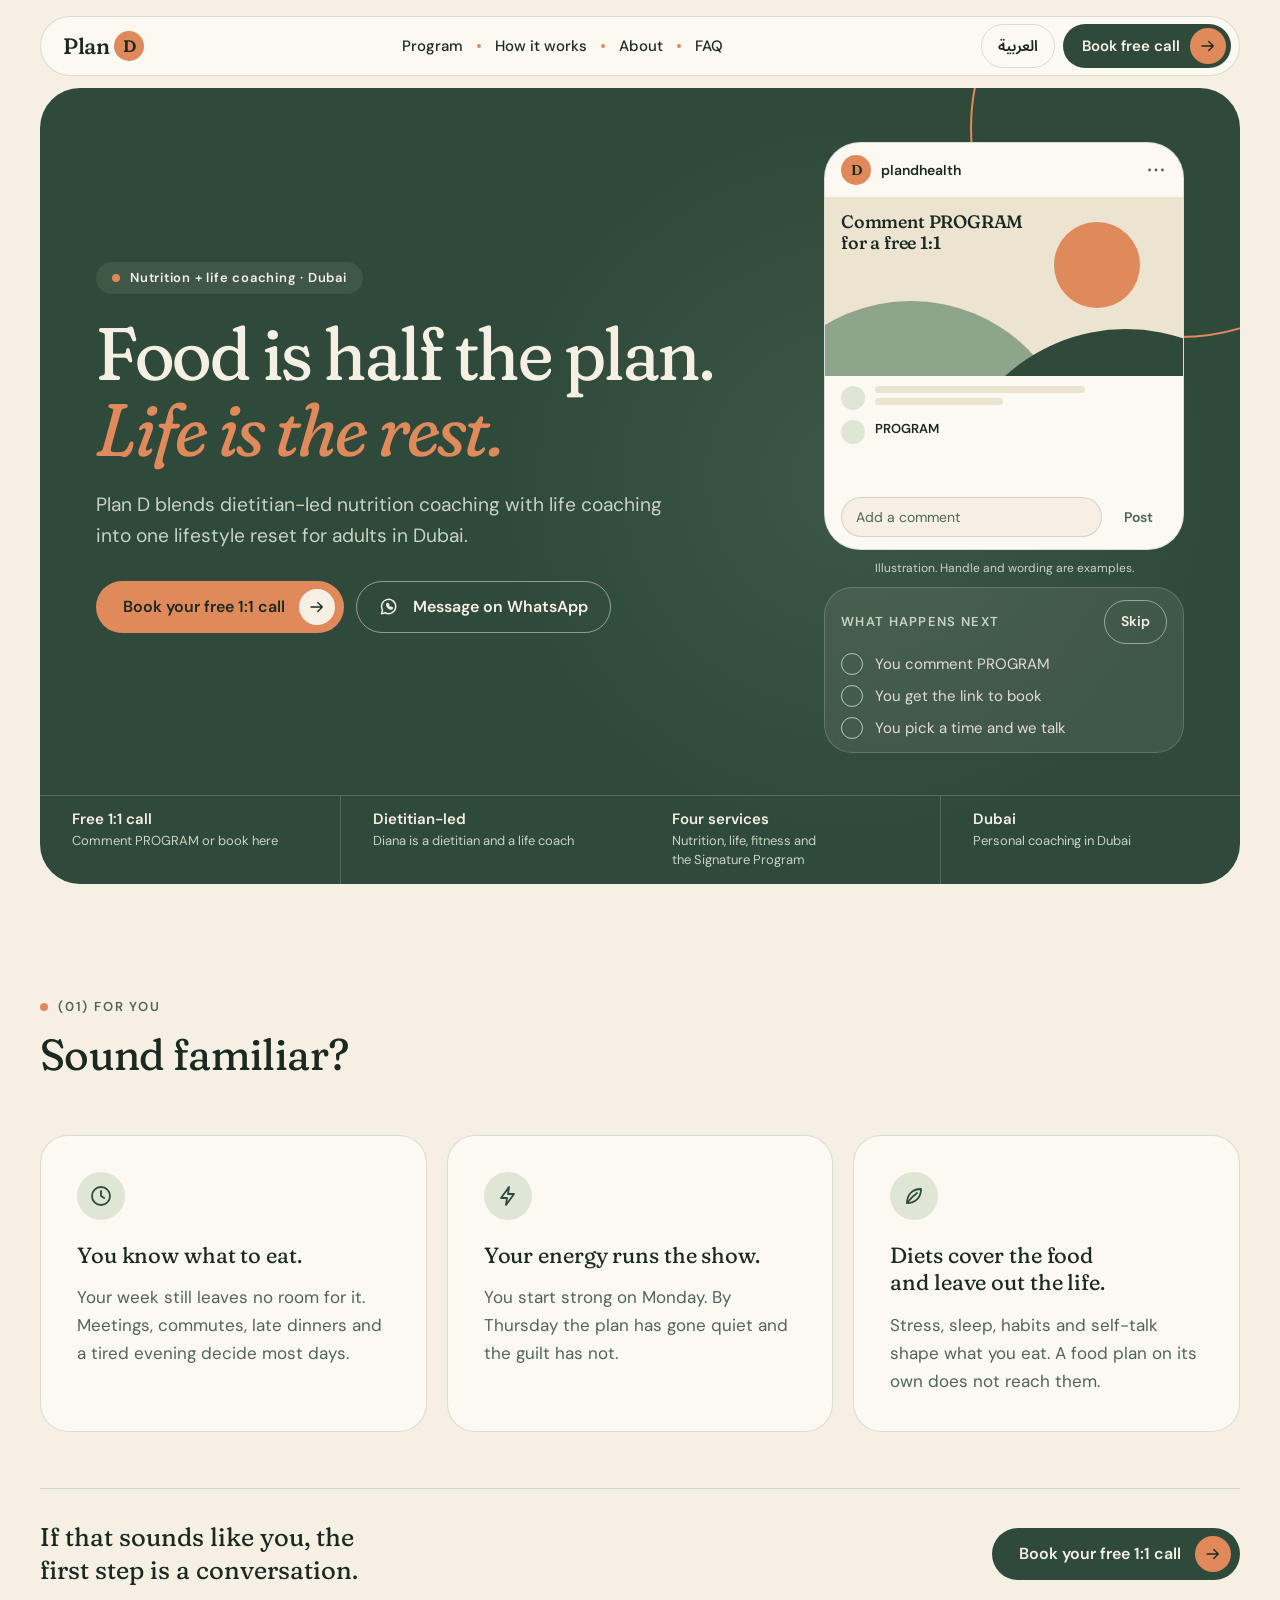
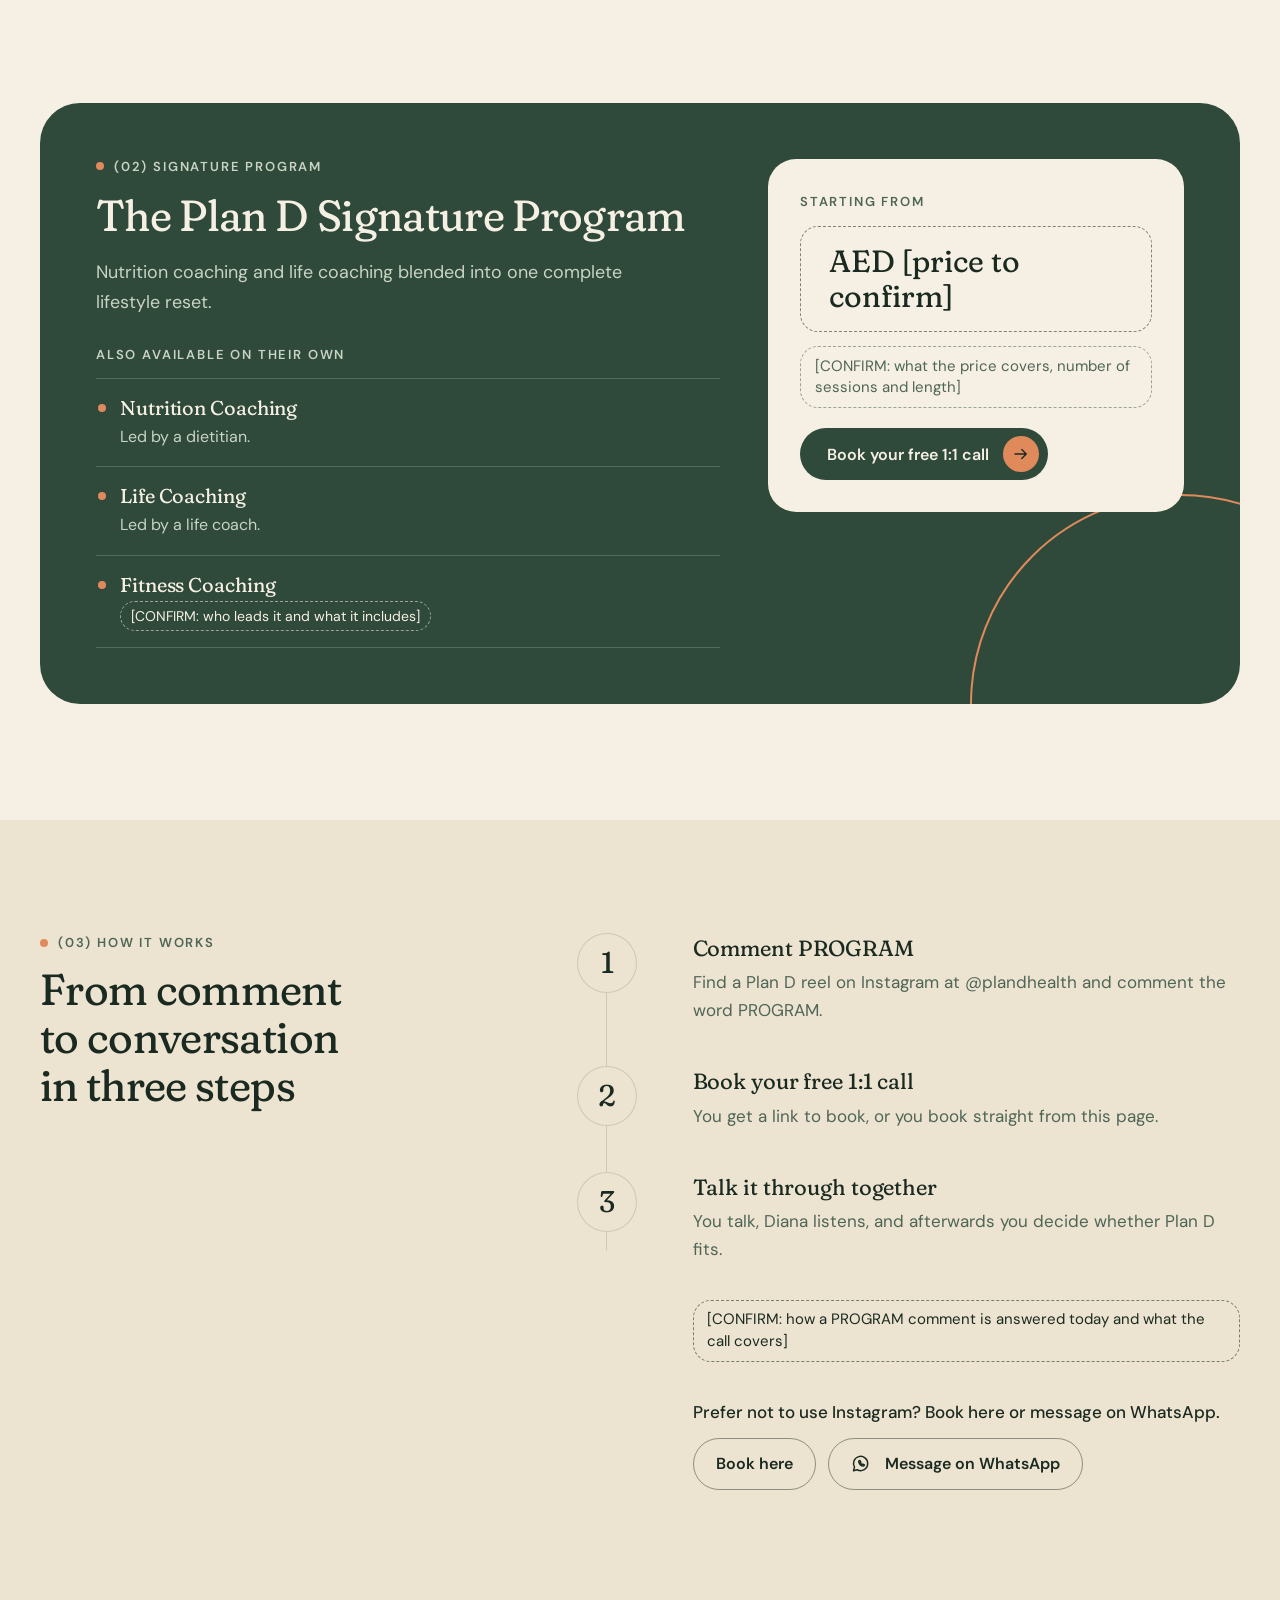
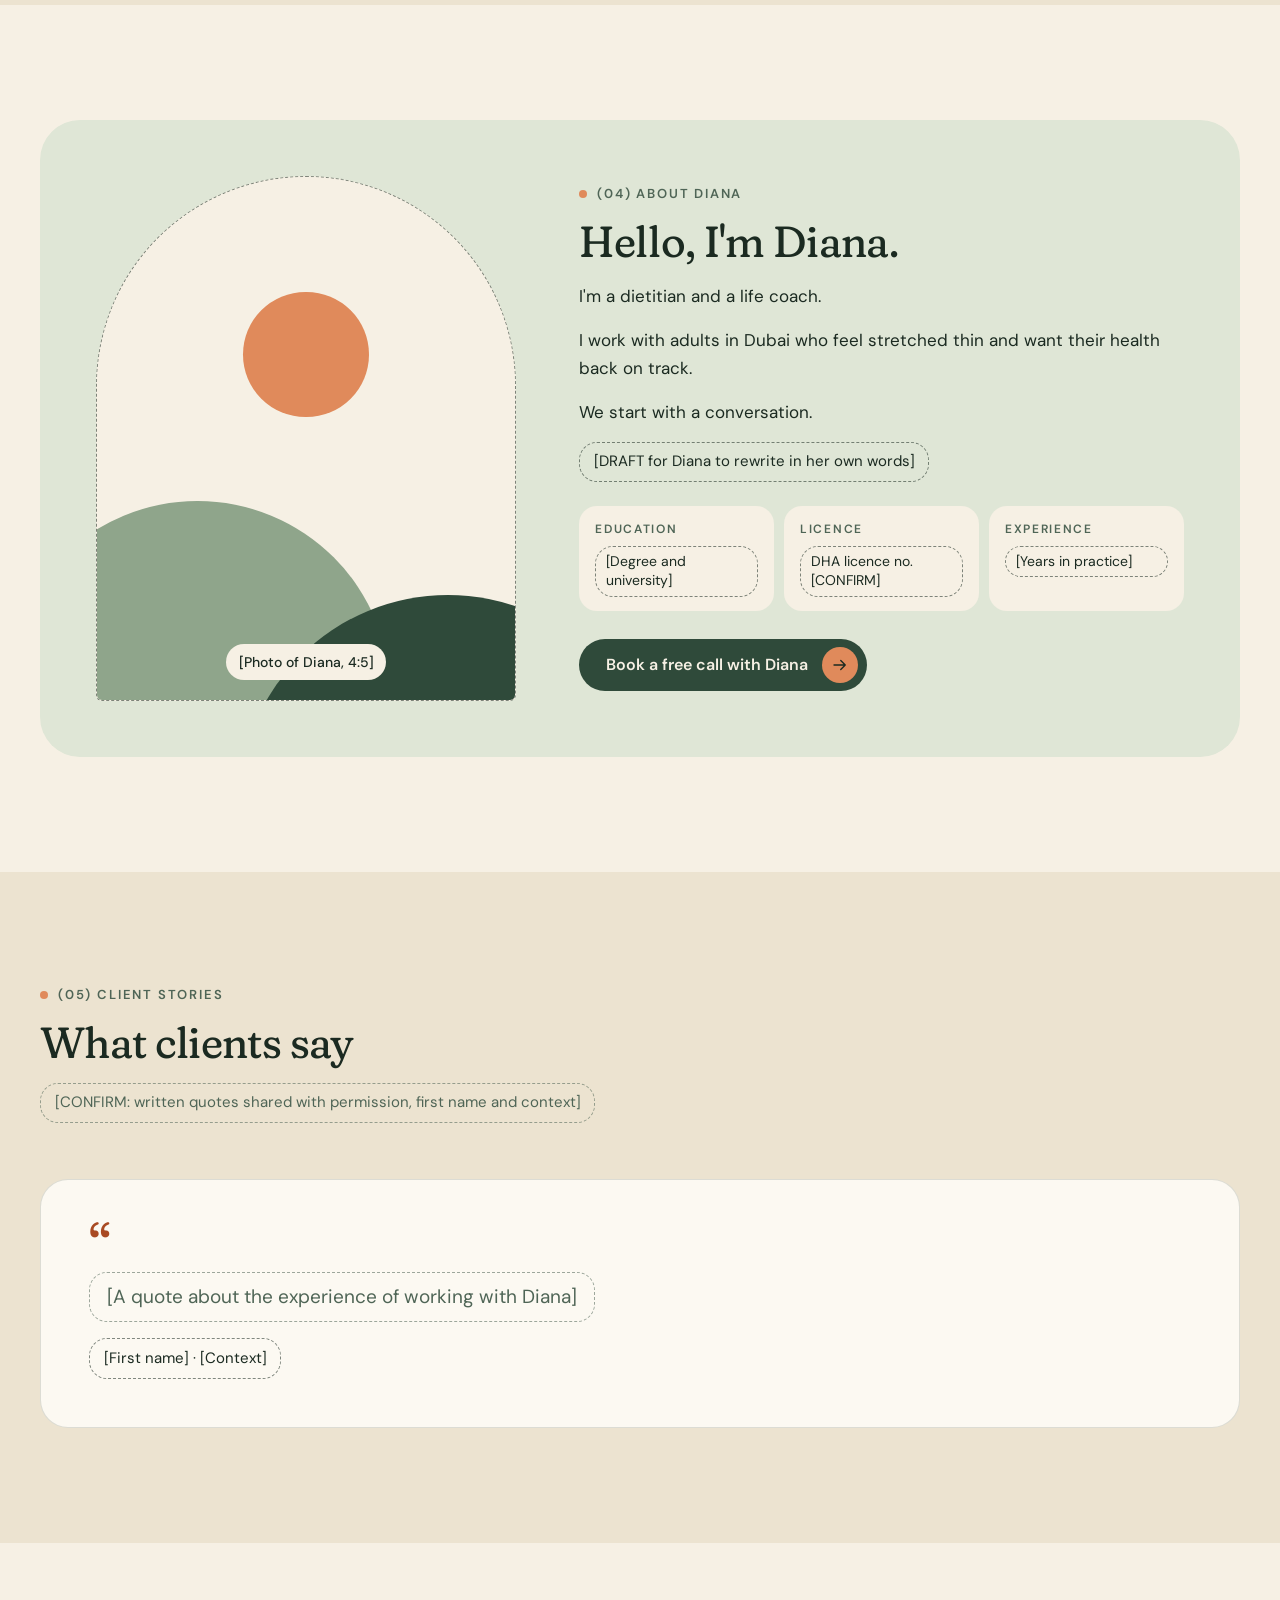
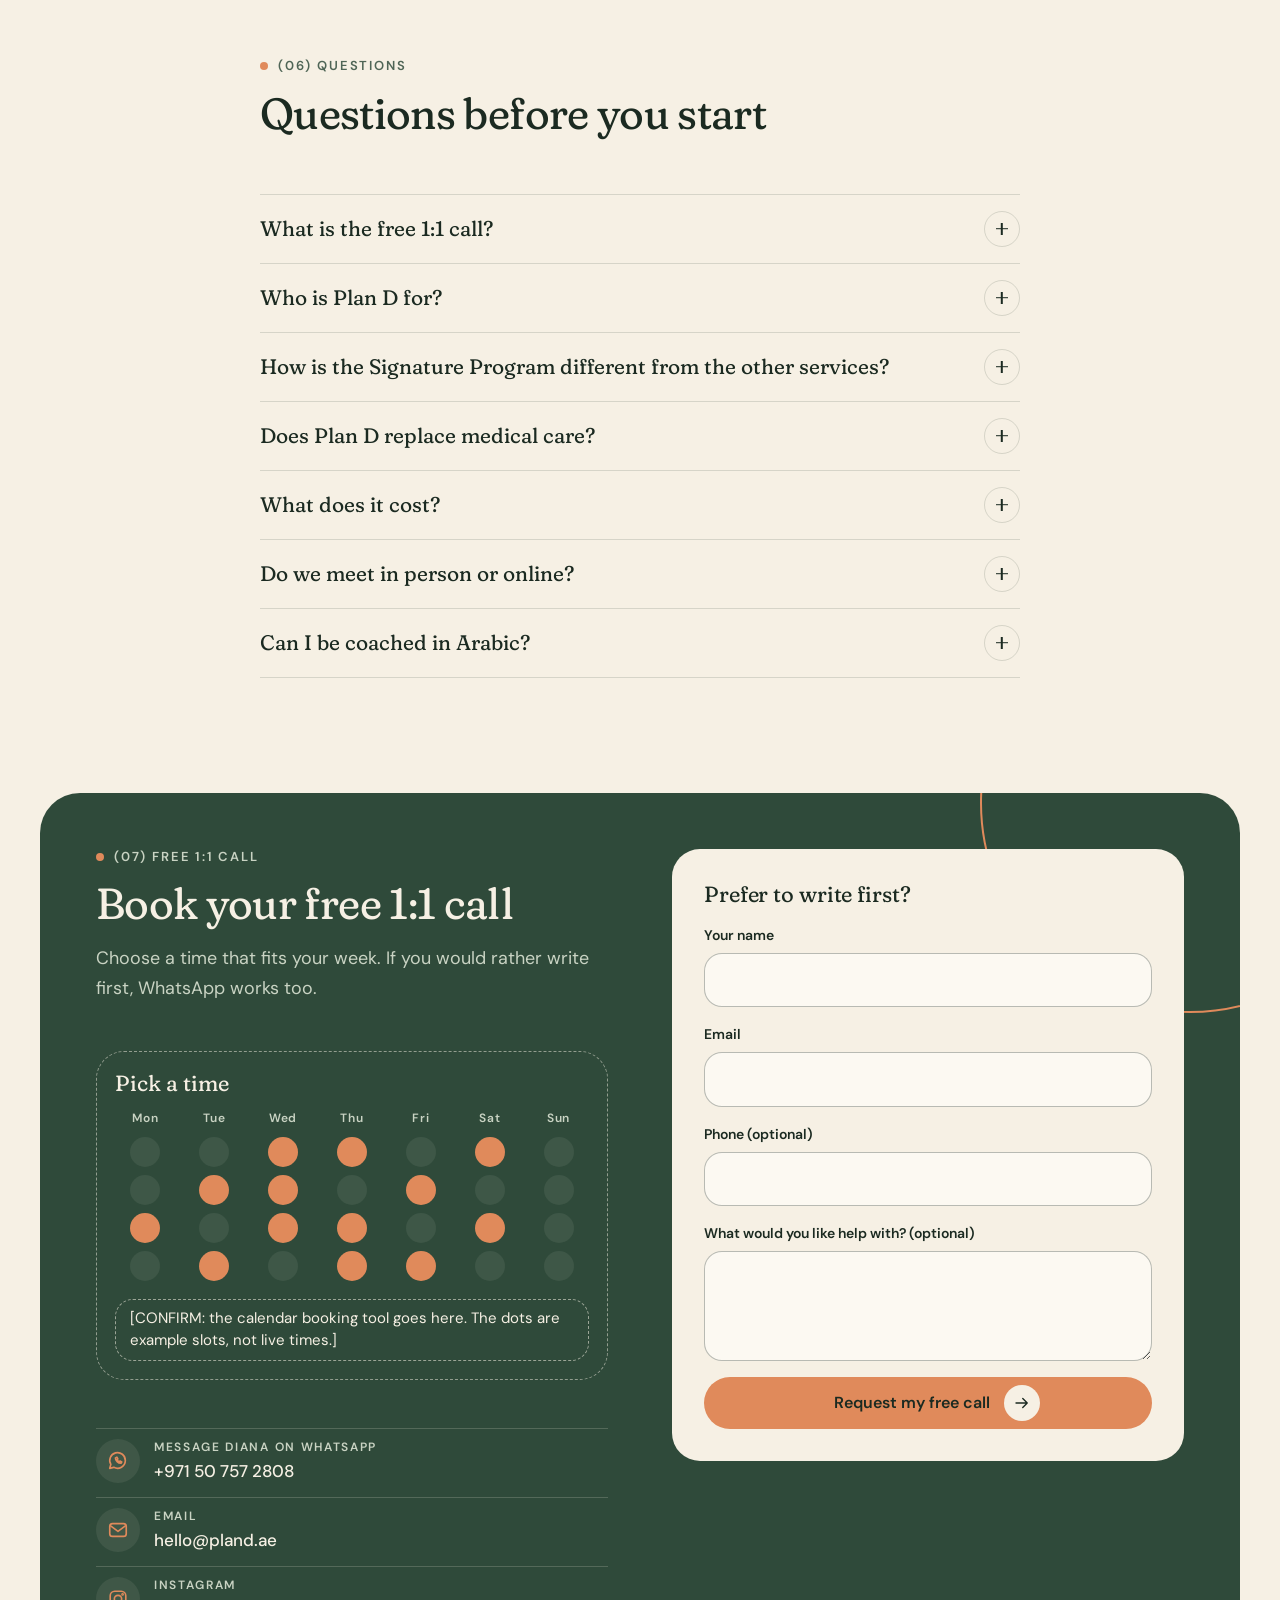
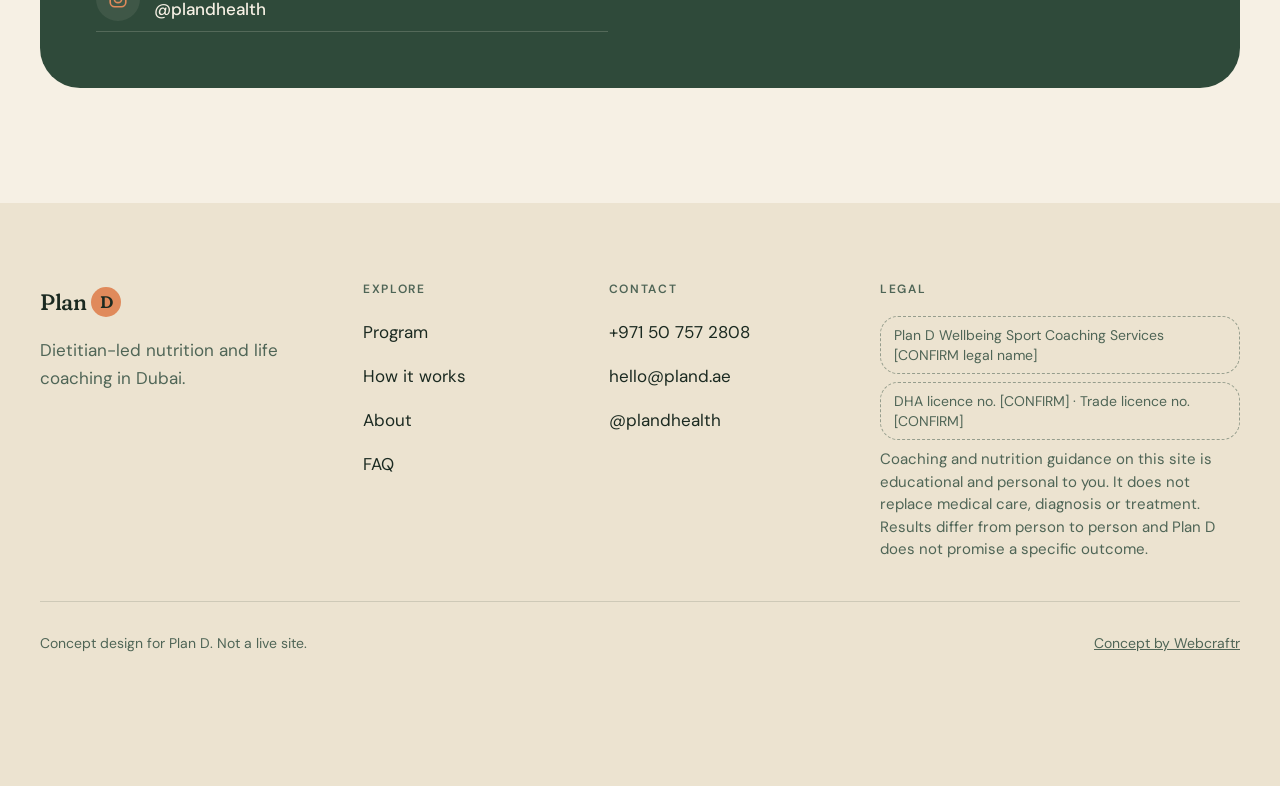
<file: 05-plan-d/index.html>
<!doctype html>
<html lang="en" dir="ltr">
<head>
<meta charset="utf-8">
<meta name="viewport" content="width=device-width, initial-scale=1">
<title data-i18n="meta.title">Plan D · Dietitian-led nutrition and life coaching in Dubai</title>
<meta name="description" content="A dietitian who is also a life coach. Plan D blends nutrition and life coaching into one lifestyle reset. Book a free 1:1 call." data-i18n-attr="content:meta.desc">
<meta name="robots" content="noindex,nofollow">
<meta name="theme-color" content="#2f4a3a">
<meta name="color-scheme" content="light">
<meta property="og:type" content="website">
<meta property="og:site_name" content="Plan D">
<meta property="og:title" content="Plan D · Food is half the plan. Life is the rest." data-i18n-attr="content:og.title">
<meta property="og:description" content="Nutrition and life coaching in Dubai. Start with a free 1:1 call." data-i18n-attr="content:og.desc">

<meta property="og:image" content="https://m-adib.github.io/webcraftr-concepts/05-plan-d/assets/og.png">
<meta property="og:image:width" content="1200">
<meta property="og:image:height" content="630">
<meta name="twitter:card" content="summary_large_image">
<meta name="twitter:title" content="Plan D · Food is half the plan. Life is the rest." data-i18n-attr="content:og.title">
<meta name="twitter:description" content="Nutrition and life coaching in Dubai. Start with a free 1:1 call." data-i18n-attr="content:og.desc">
<meta name="twitter:image" content="https://m-adib.github.io/webcraftr-concepts/05-plan-d/assets/og.png">
<link rel="icon" href="assets/favicon.svg" type="image/svg+xml">


<script>
(function () {
  var d = document.documentElement, lang = 'en';
  try {
    var q = new URLSearchParams(location.search).get('lang');
    if (q === 'ar' || q === 'en') { lang = q; }
    else { var s = localStorage.getItem('pland-lang'); if (s === 'ar' || s === 'en') { lang = s; } }
  } catch (e) {}
  d.lang = lang; d.dir = lang === 'ar' ? 'rtl' : 'ltr';
  var reduce = false;
  try { reduce = matchMedia('(prefers-reduced-motion: reduce)').matches; } catch (e) {}
  d.classList.add(reduce ? 'no-motion' : 'motion');
  if (lang !== 'en') {
    d.classList.add('i18n-wait');
    setTimeout(function () { d.classList.remove('i18n-wait'); }, 2500);
  }
})();
</script>

<link rel="preload" href="assets/fonts/fraunces-latin-full-normal.woff2" as="font" type="font/woff2" crossorigin>
<link rel="preload" href="assets/fonts/dm-sans-latin-wght-normal.woff2" as="font" type="font/woff2" crossorigin>
<link rel="stylesheet" href="css/styles.css">
</head>
<body>


<svg class="sr-only" aria-hidden="true" focusable="false" xmlns="http://www.w3.org/2000/svg">
  <symbol id="i-arrow" viewBox="0 0 24 24"><path d="M4 12h15M13 6l6 6-6 6"/></symbol>
  <symbol id="i-wa" viewBox="0 0 24 24"><path d="M20 11.5A8.5 8.5 0 0 1 7.4 18.9L3 20l1.2-4.3A8.5 8.5 0 1 1 20 11.5z"/><path d="M9.2 8.6c0 3.2 2.8 5.9 6 5.9l.9-1.4-1.9-1-.9.7c-.9-.4-1.8-1.3-2.2-2.2l.7-.9-1-1.9z"/></symbol>
  <symbol id="i-mail" viewBox="0 0 24 24"><rect x="3" y="5" width="18" height="14" rx="3"/><path d="M4 7.5l8 6 8-6"/></symbol>
  <symbol id="i-ig" viewBox="0 0 24 24"><rect x="3.5" y="3.5" width="17" height="17" rx="5"/><circle cx="12" cy="12" r="4"/><circle cx="17" cy="7" r=".6"/></symbol>
  <symbol id="i-dots" viewBox="0 0 24 24"><circle cx="5" cy="12" r="1.6" fill="currentColor" stroke="none"/><circle cx="12" cy="12" r="1.6" fill="currentColor" stroke="none"/><circle cx="19" cy="12" r="1.6" fill="currentColor" stroke="none"/></symbol>
  <symbol id="i-clock" viewBox="0 0 24 24"><circle cx="12" cy="12" r="9"/><path d="M12 7v5l3.2 2"/></symbol>
  <symbol id="i-bolt" viewBox="0 0 24 24"><path d="M13 3L5 14h6l-1 7 8-11h-6l1-7z"/></symbol>
  <symbol id="i-leaf" viewBox="0 0 24 24"><path d="M5 19c0-8 5-14 14-14 0 9-6 14-14 14z"/><path d="M5 19c3-4 6-7 10-10"/></symbol>
</svg>

<a class="skip" href="#main" data-i18n="skip">Skip to content</a>


<header class="site-head">
  <div class="bar">
    <a class="brand" href="#hero" aria-label="Plan D home" data-i18n-attr="aria-label:aria.home">Plan<span class="brand-d" aria-hidden="true">D</span></a>
    
    <nav class="nav" aria-label="Main navigation" data-i18n-attr="aria-label:aria.nav">
      <ul>
        <li><a href="#program" data-i18n="nav.program">Program</a></li>
        <li><a href="#how" data-i18n="nav.how">How it works</a></li>
        <li><a href="#about" data-i18n="nav.about">About</a></li>
        <li><a href="#faq" data-i18n="nav.faq">FAQ</a></li>
      </ul>
    </nav>
    <div class="head-end">
      <button class="lang" id="lang" type="button" aria-label="العربية, switch to Arabic" data-i18n-attr="aria-label:lang.aria"><span id="lang-txt" lang="ar" data-i18n="lang.label">العربية</span></button>
      <a class="btn btn-dark head-cta" href="#call" data-confirm="calendar link"><span data-i18n="nav.cta">Book free call</span><span class="go"><svg class="ico arr" aria-hidden="true" focusable="false"><use href="#i-arrow"/></svg></span></a>
    </div>
  </div>
</header>

<main id="main" tabindex="-1">


<section class="hero" id="hero">
  <div class="wrap">
    <div class="hero-panel on-dark">
      <span class="hero-glow" aria-hidden="true"></span>
      <span class="hero-ring" aria-hidden="true"></span>

      <div class="hero-grid">
        <div class="hero-copy">
          <p class="eyebrow rv" data-i18n="hero.eyebrow">Nutrition + life coaching · Dubai</p>
          <h1 class="rv" style="--d:.08"><span class="ln" data-i18n="hero.h1a">Food is half the plan.</span> <span class="ln" data-i18n="hero.h1b">Life is the rest.</span></h1>
          <p class="sub rv" style="--d:.16" data-i18n="hero.sub">Plan D blends dietitian-led nutrition coaching with life coaching into one lifestyle reset for adults in Dubai.</p>
          <div class="btns rv" style="--d:.24">
            
            <a class="btn btn-primary" href="#call" data-confirm="calendar link"><span data-i18n="hero.cta1">Book your free 1:1 call</span><span class="go"><svg class="ico arr" aria-hidden="true" focusable="false"><use href="#i-arrow"/></svg></span></a>
            
            <a class="btn btn-ghost wa-link" href="https://wa.me/971507572808?text=Hi%20Diana%2C%20I%20found%20Plan%20D%20online%20and%20I%20would%20like%20to%20book%20my%20free%201%3A1%20call." target="_blank" rel="noopener"><svg class="ico" aria-hidden="true" focusable="false"><use href="#i-wa"/></svg><span data-i18n="hero.cta2">Message on WhatsApp</span></a>
          </div>
        </div>

        
        
        <figure class="reel rv" id="reel" data-state="done" aria-labelledby="reel-cap" style="--d:.3">
          <figcaption class="sr-only" id="reel-cap" data-i18n="reel.sr">Illustration of the steps: you comment PROGRAM on a reel, you receive a link to book, and you pick a time for your free 1:1 call.</figcaption>
          <div class="phone">
            <div aria-hidden="true">
              <div class="ph-head">
                <span class="avatar">D</span>
                <span class="ph-handle">plandhealth</span>
                <svg class="ico ph-dots" focusable="false"><use href="#i-dots"/></svg>
              </div>
              <div class="poster">
                <span class="scene-sun"></span><span class="scene-hill a"></span><span class="scene-hill b"></span>
                <p class="poster-cap" data-i18n="reel.caption">Comment PROGRAM for a free 1:1</p>
              </div>
              <div class="thread">
                <div class="cm"><span class="avatar is-quiet"></span><div class="cm-b"><span class="bar-s"></span><span class="bar-s"></span></div></div>
                <div class="cm is-new"><span class="avatar is-quiet"></span><div class="cm-b"><p class="cm-txt"><bdi dir="ltr">PROGRAM</bdi></p></div></div>
                <div class="cm is-reply"><span class="avatar">D</span><div class="cm-b"><p class="cm-txt"><b>plandhealth</b> <span data-i18n="reel.reply">Sent you the link. Check your messages.</span></p></div></div>
              </div>
              <div class="compose">
                <div class="field" id="reel-field"><span class="hint" data-i18n="reel.input">Add a comment</span><bdi class="typed" dir="ltr"></bdi><span class="caret"></span></div>
                <span class="post" data-i18n="reel.send">Post</span>
              </div>
            </div>
            <div class="dm">
              <div aria-hidden="true">
                <div class="dm-grab"></div>
                <div class="dm-who"><span class="avatar">D</span><span>plandhealth</span></div>
                <p class="bubble" data-i18n="reel.dm">Hi! Here is the link to book your free 1:1 call.</p>
              </div>
              <a class="dm-chip" href="#call" data-confirm="calendar link"><span data-i18n="reel.dm.chip">Pick a time</span><span class="go"><svg class="ico arr" aria-hidden="true" focusable="false"><use href="#i-arrow"/></svg></span></a>
            </div>
          </div>
          <p class="reel-note" data-i18n="reel.label">Illustration. Handle and wording are examples.</p>
          <div class="next">
            <div class="next-head">
              <p class="next-t" id="next-t" data-i18n="reel.next.title">What happens next</p>
              <button class="reel-ctl" id="reel-ctl" type="button" hidden aria-label="Skip to the end of the animation"><span class="l-skip" data-i18n="reel.skip">Skip</span><span class="l-replay" data-i18n="reel.replay">Replay</span></button>
            </div>
            <ol aria-labelledby="next-t">
              <li><span class="tick" aria-hidden="true"><svg viewBox="0 0 24 24" focusable="false"><path d="M5 12.5l4.5 4.5L19 7.5"/></svg></span><span data-i18n="reel.next.1">You comment PROGRAM</span></li>
              <li><span class="tick" aria-hidden="true"><svg viewBox="0 0 24 24" focusable="false"><path d="M5 12.5l4.5 4.5L19 7.5"/></svg></span><span data-i18n="reel.next.2">You get the link to book</span></li>
              <li><span class="tick" aria-hidden="true"><svg viewBox="0 0 24 24" focusable="false"><path d="M5 12.5l4.5 4.5L19 7.5"/></svg></span><span data-i18n="reel.next.3">You pick a time and we talk</span></li>
            </ol>
          </div>
        </figure>
      </div>

      <ul class="proof">
        <li><strong data-i18n="hero.p1.t">Free 1:1 call</strong><span data-i18n="hero.p1.d">Comment PROGRAM or book here</span></li>
        <li><strong data-i18n="hero.p2.t">Dietitian-led</strong><span data-i18n="hero.p2.d">Diana is a dietitian and a life coach</span></li>
        <li><strong data-i18n="hero.p3.t">Four services</strong><span data-i18n="hero.p3.d">Nutrition, life, fitness and the Signature Program</span></li>
        <li><strong data-i18n="hero.p4.t">Dubai</strong><span data-i18n="hero.p4.d">Personal coaching in Dubai</span></li>
      </ul>
    </div>
  </div>
</section>


<section class="sec" id="for-you" aria-labelledby="for-h">
  <div class="wrap">
    <div class="sec-head rv">
      <p class="slate" data-i18n="for.slate">(01) For you</p>
      <h2 class="h2" id="for-h" data-i18n="for.h2">Sound familiar?</h2>
    </div>
    <div class="cards3">
      <article class="card rv" style="--d:0">
        <span class="ico-disc" aria-hidden="true"><svg class="ico" focusable="false"><use href="#i-clock"/></svg></span>
        <h3 class="h3" data-i18n="for.c1.t">You know what to eat.</h3>
        <p data-i18n="for.c1.d">Your week still leaves no room for it. Meetings, commutes, late dinners and a tired evening decide most days.</p>
      </article>
      <article class="card rv" style="--d:.08">
        <span class="ico-disc" aria-hidden="true"><svg class="ico" focusable="false"><use href="#i-bolt"/></svg></span>
        <h3 class="h3" data-i18n="for.c2.t">Your energy runs the show.</h3>
        <p data-i18n="for.c2.d">You start strong on Monday. By Thursday the plan has gone quiet and the guilt has not.</p>
      </article>
      
      <article class="card rv" style="--d:.16">
        <span class="ico-disc" aria-hidden="true"><svg class="ico" focusable="false"><use href="#i-leaf"/></svg></span>
        <h3 class="h3" data-i18n="for.c3.t">Diets cover the food and leave out the life.</h3>
        <p data-i18n="for.c3.d">Stress, sleep, habits and self-talk shape what you eat. A food plan on its own does not reach them.</p>
      </article>
    </div>
    <div class="close rv">
      <p data-i18n="for.close">If that sounds like you, the first step is a conversation.</p>
      <a class="btn btn-dark" href="#call" data-confirm="calendar link"><span data-i18n="for.cta">Book your free 1:1 call</span><span class="go"><svg class="ico arr" aria-hidden="true" focusable="false"><use href="#i-arrow"/></svg></span></a>
    </div>
  </div>
</section>


<section class="sec sec-flush" id="program" aria-labelledby="prog-h">
  <div class="wrap">
    <div class="prog on-dark rv">
      <div class="prog-main">
        <p class="slate" data-i18n="prog.slate">(02) Signature Program</p>
        <h2 class="h2" id="prog-h" data-i18n="prog.h2">The Plan D Signature Program</h2>
        <p class="lead" data-i18n="prog.lead">Nutrition coaching and life coaching blended into one complete lifestyle reset.</p>
        
        <div class="also">
          <p class="also-t" data-i18n="prog.also">Also available on their own</p>
          <ul class="also-list">
            <li><h3 class="svc" data-i18n="prog.s1.t">Nutrition Coaching</h3><p data-i18n="prog.s1.d">Led by a dietitian.</p></li>
            <li><h3 class="svc" data-i18n="prog.s2.t">Life Coaching</h3><p data-i18n="prog.s2.d">Led by a life coach.</p></li>
            <li><h3 class="svc" data-i18n="prog.s3.t">Fitness Coaching</h3><p class="ph ph-inline" data-i18n="prog.s3.ph">[CONFIRM: who leads it and what it includes]</p></li>
          </ul>
        </div>
      </div>
      <div class="price">
        
        <p class="lbl" data-i18n="prog.price.label">Starting from</p>
        <p class="val ph ph-inline" data-i18n="prog.price.value">AED [price to confirm]</p>
        <p class="note ph" data-i18n="prog.price.note">[CONFIRM: what the price covers, number of sessions and length]</p>
        <a class="btn btn-dark" href="#call" data-confirm="calendar link"><span data-i18n="prog.cta">Book your free 1:1 call</span><span class="go"><svg class="ico arr" aria-hidden="true" focusable="false"><use href="#i-arrow"/></svg></span></a>
      </div>
    </div>
  </div>
</section>


<section class="sec band" id="how" aria-labelledby="how-h">
  <div class="wrap how-grid">
    <div class="sec-head rv">
      <p class="slate" data-i18n="how.slate">(03) How it works</p>
      <h2 class="h2" id="how-h" data-i18n="how.h2">From comment to conversation in three steps</h2>
    </div>
    <div>
      <ol class="steps">
        <li class="rv" style="--d:0"><span class="n" aria-hidden="true" data-i18n="how.s1.n">1</span><h3 class="h3" data-i18n="how.s1.t">Comment PROGRAM</h3><p data-i18n="how.s1.d">Find a Plan D reel on Instagram at @plandhealth and comment the word PROGRAM.</p></li>
        <li class="rv" style="--d:.08"><span class="n" aria-hidden="true" data-i18n="how.s2.n">2</span><h3 class="h3" data-i18n="how.s2.t">Book your free 1:1 call</h3><p data-i18n="how.s2.d">You get a link to book, or you book straight from this page.</p></li>
        <li class="rv" style="--d:.16"><span class="n" aria-hidden="true" data-i18n="how.s3.n">3</span><h3 class="h3" data-i18n="how.s3.t">Talk it through together</h3><p data-i18n="how.s3.d">You talk, Diana listens, and afterwards you decide whether Plan D fits.</p></li>
      </ol>
      
      <p class="ph ph-inline how-ph rv" data-i18n="how.ph">[CONFIRM: how a PROGRAM comment is answered today and what the call covers]</p>
      <div class="how-note rv">
        <span data-i18n="how.note">Prefer not to use Instagram? Book here or message on WhatsApp.</span>
        <a class="btn btn-outline" href="#call" data-confirm="calendar link"><span data-i18n="how.note.book">Book here</span></a>
        <a class="btn btn-outline wa-link" href="https://wa.me/971507572808?text=Hi%20Diana%2C%20I%20found%20Plan%20D%20online%20and%20I%20would%20like%20to%20book%20my%20free%201%3A1%20call." target="_blank" rel="noopener"><svg class="ico" aria-hidden="true" focusable="false"><use href="#i-wa"/></svg><span data-i18n="how.note.wa">Message on WhatsApp</span></a>
      </div>
    </div>
  </div>
</section>


<section class="sec" id="about" aria-labelledby="about-h">
  <div class="wrap">
    <div class="about rv">
      <div class="portrait">
        
        <div class="frame">
          <span class="scene-sun" aria-hidden="true"></span><span class="scene-hill a" aria-hidden="true"></span><span class="scene-hill b" aria-hidden="true"></span>
          <span class="lab" data-i18n="about.photo">[Photo of Diana, 4:5]</span>
        </div>
      </div>
      <div class="about-copy">
        <p class="slate" data-i18n="about.slate">(04) About Diana</p>
        <h2 class="h2" id="about-h" data-i18n="about.h2">Hello, I'm Diana.</h2>
        <p data-i18n="about.p1">I'm a dietitian and a life coach.</p>
        <p data-i18n="about.p2">I work with adults in Dubai who feel stretched thin and want their health back on track.</p>
        <p data-i18n="about.p3">We start with a conversation.</p>
        
        <p class="ph ph-inline" data-i18n="about.draft">[DRAFT for Diana to rewrite in her own words]</p>
        
        <dl class="creds">
          <div class="cred"><dt data-i18n="about.cred1.l">Education</dt><dd class="ph" data-i18n="about.cred1.v">[Degree and university]</dd></div>
          <div class="cred"><dt data-i18n="about.cred2.l">Licence</dt><dd class="ph" data-i18n="about.cred2.v">DHA licence no. [CONFIRM]</dd></div>
          <div class="cred"><dt data-i18n="about.cred3.l">Experience</dt><dd class="ph" data-i18n="about.cred3.v">[Years in practice]</dd></div>
        </dl>
        <a class="btn btn-dark" href="#call" data-confirm="calendar link"><span data-i18n="about.cta">Book a free call with Diana</span><span class="go"><svg class="ico arr" aria-hidden="true" focusable="false"><use href="#i-arrow"/></svg></span></a>
      </div>
    </div>
  </div>
</section>


<section class="sec band" id="stories" aria-labelledby="stories-h">
  <div class="wrap">
    <div class="sec-head rv">
      <p class="slate" data-i18n="stories.slate">(05) Client stories</p>
      <h2 class="h2" id="stories-h" data-i18n="stories.h2">What clients say</h2>
      
      <p class="lead ph ph-inline" data-i18n="stories.lead">[CONFIRM: written quotes shared with permission, first name and context]</p>
    </div>
    <div class="quotes rv">
      <figure class="q"><span class="q-mark" aria-hidden="true">&ldquo;</span><p class="ph" data-i18n="stories.q1">[A quote about the experience of working with Diana]</p><figcaption class="ph ph-inline" data-i18n="stories.who">[First name] · [Context]</figcaption></figure>
    </div>
  </div>
</section>


<section class="sec" id="faq" aria-labelledby="faq-h">
  <div class="wrap wrap-narrow">
    <div class="sec-head rv">
      <p class="slate" data-i18n="faq.slate">(06) Questions</p>
      <h2 class="h2" id="faq-h" data-i18n="faq.h2">Questions before you start</h2>
    </div>
    <div class="faq rv">
      <details>
        <summary><span data-i18n="faq.q1">What is the free 1:1 call?</span><span class="pm" aria-hidden="true"></span></summary>
        
        <div class="a"><p data-i18n="faq.a1">A free first conversation with Diana. You talk it through, and afterwards you decide whether to go further.</p></div>
      </details>
      <details>
        <summary><span data-i18n="faq.q2">Who is Plan D for?</span><span class="pm" aria-hidden="true"></span></summary>
        <div class="a"><p data-i18n="faq.a2">Adults who feel overwhelmed, stretched thin or burnt out and want a lifestyle reset that covers food and daily life.</p></div>
      </details>
      <details>
        <summary><span data-i18n="faq.q3">How is the Signature Program different from the other services?</span><span class="pm" aria-hidden="true"></span></summary>
        <div class="a"><p data-i18n="faq.a3">Nutrition Coaching, Life Coaching and Fitness Coaching are each available on their own. The Signature Program blends nutrition and life coaching into one complete lifestyle reset.</p></div>
      </details>
      <details>
        <summary><span data-i18n="faq.q7">Does Plan D replace medical care?</span><span class="pm" aria-hidden="true"></span></summary>
        
        <div class="a"><p data-i18n="faq.a7">Plan D offers coaching and nutrition guidance. It does not replace medical care. If you manage a medical condition, mention it on your call.</p></div>
      </details>
      <details>
        <summary><span data-i18n="faq.q4">What does it cost?</span><span class="pm" aria-hidden="true"></span></summary>
        
        <div class="a"><p class="ph" data-i18n="faq.a4">[CONFIRM: pricing approach. Pair it with the "starting from" price above]</p></div>
      </details>
      <details>
        <summary><span data-i18n="faq.q5">Do we meet in person or online?</span><span class="pm" aria-hidden="true"></span></summary>
        
        <div class="a"><p class="ph" data-i18n="faq.a5">[CONFIRM: in person in Dubai, online, or both]</p></div>
      </details>
      <details>
        <summary><span data-i18n="faq.q6">Can I be coached in Arabic?</span><span class="pm" aria-hidden="true"></span></summary>
        
        <div class="a"><p class="ph" data-i18n="faq.a6">[CONFIRM: the languages Diana coaches in]</p></div>
      </details>
    </div>
  </div>
</section>


<section class="sec sec-flush" id="call" aria-labelledby="call-h">
  <div class="wrap">
    <div class="call on-dark rv">
      <div class="call-head">
        <p class="slate" data-i18n="call.slate">(07) Free 1:1 call</p>
        <h2 class="h2" id="call-h" data-i18n="call.h2">Book your free 1:1 call</h2>
        <p class="lead" data-i18n="call.lead">Choose a time that fits your week. If you would rather write first, WhatsApp works too.</p>
      </div>

      
      <div class="cal">
        <p class="cal-t" data-i18n="call.cal.t">Pick a time</p>
        <div class="cal-days" aria-hidden="true"><span data-i18n="call.d1">Mon</span><span data-i18n="call.d2">Tue</span><span data-i18n="call.d3">Wed</span><span data-i18n="call.d4">Thu</span><span data-i18n="call.d5">Fri</span><span data-i18n="call.d6">Sat</span><span data-i18n="call.d7">Sun</span></div>
        <div class="cal-grid" aria-hidden="true">
          <i></i><i></i><i class="on"></i><i class="on"></i><i></i><i class="on"></i><i></i>
          <i></i><i class="on"></i><i class="on"></i><i></i><i class="on"></i><i></i><i></i>
          <i class="on"></i><i></i><i class="on"></i><i class="on"></i><i></i><i class="on"></i><i></i>
          <i></i><i class="on"></i><i></i><i class="on"></i><i class="on"></i><i></i><i></i>
        </div>
        <p class="ph" data-i18n="call.cal.ph">[CONFIRM: the calendar booking tool goes here. The dots are example slots, not live times.]</p>
      </div>

      
      <ul class="chan">
        <li><a class="wa-link" href="https://wa.me/971507572808?text=Hi%20Diana%2C%20I%20found%20Plan%20D%20online%20and%20I%20would%20like%20to%20book%20my%20free%201%3A1%20call." target="_blank" rel="noopener"><span class="ic"><svg class="ico" aria-hidden="true" focusable="false"><use href="#i-wa"/></svg></span><span class="k" data-i18n="call.wa">Message Diana on WhatsApp</span><span class="v" dir="ltr" data-i18n="call.wa.num">+971 50 757 2808</span></a></li>
        <li><a href="mailto:hello@pland.ae"><span class="ic"><svg class="ico" aria-hidden="true" focusable="false"><use href="#i-mail"/></svg></span><span class="k" data-i18n="call.email.l">Email</span><span class="v" dir="ltr" data-i18n="call.email.v">hello@pland.ae</span></a></li>
        <li><a href="https://www.instagram.com/plandhealth/" target="_blank" rel="noopener"><span class="ic"><svg class="ico" aria-hidden="true" focusable="false"><use href="#i-ig"/></svg></span><span class="k" data-i18n="call.ig.l">Instagram</span><span class="v" dir="ltr" data-i18n="call.ig.v">@plandhealth</span></a></li>
      </ul>

      
      <form class="formcard" id="lead-form" novalidate>
        <h3 class="h3" data-i18n="form.title">Prefer to write first?</h3>
        <div class="f">
          <label for="f-name" data-i18n="form.name">Your name</label>
          <input id="f-name" name="name" type="text" autocomplete="name" required aria-describedby="e-name">
          <p class="err" id="e-name" hidden data-i18n="form.err.name">Please add your name.</p>
        </div>
        <div class="f">
          <label for="f-email" data-i18n="form.email">Email</label>
          <input id="f-email" name="email" type="email" autocomplete="email" inputmode="email" required aria-describedby="e-email">
          <p class="err" id="e-email" hidden data-i18n="form.err.email">Please add a valid email.</p>
        </div>
        <div class="f">
          <label for="f-phone" data-i18n="form.phone">Phone (optional)</label>
          <input id="f-phone" name="phone" type="tel" autocomplete="tel" inputmode="tel">
        </div>
        <div class="f">
          <label for="f-msg" data-i18n="form.msg">What would you like help with? (optional)</label>
          <textarea id="f-msg" name="message" rows="3"></textarea>
        </div>
        <div class="hp" aria-hidden="true"><label><span data-i18n="form.hp">Leave this field empty</span><input type="text" name="website" tabindex="-1" autocomplete="off"></label></div>
        <button class="btn btn-primary" type="submit"><span data-i18n="form.submit">Request my free call</span><span class="go"><svg class="ico arr" aria-hidden="true" focusable="false"><use href="#i-arrow"/></svg></span></button>
        <p class="stub" id="stub" role="status" tabindex="-1" hidden data-i18n="form.stub">This form isn't connected yet, so nothing was sent. Message Diana on WhatsApp or email hello@pland.ae instead.</p>
      </form>
    </div>
  </div>
</section>

</main>


<footer class="foot">
  <div class="wrap">
    <div class="foot-grid">
      <div class="foot-brand">
        <a class="brand" href="#hero" aria-label="Plan D home" data-i18n-attr="aria-label:aria.home">Plan<span class="brand-d" aria-hidden="true">D</span></a>
        <p data-i18n="foot.tag">Dietitian-led nutrition and life coaching in Dubai.</p>
      </div>
      <nav aria-label="Explore">
        <h2 data-i18n="foot.links.t">Explore</h2>
        <ul>
          <li><a href="#program" data-i18n="nav.program">Program</a></li>
          <li><a href="#how" data-i18n="nav.how">How it works</a></li>
          <li><a href="#about" data-i18n="nav.about">About</a></li>
          <li><a href="#faq" data-i18n="nav.faq">FAQ</a></li>
        </ul>
      </nav>
      <div>
        <h2 data-i18n="foot.contact.t">Contact</h2>
        <ul>
          <li><a class="wa-link" href="https://wa.me/971507572808?text=Hi%20Diana%2C%20I%20found%20Plan%20D%20online%20and%20I%20would%20like%20to%20book%20my%20free%201%3A1%20call." target="_blank" rel="noopener" dir="ltr">+971 50 757 2808</a></li>
          <li><a href="mailto:hello@pland.ae" dir="ltr">hello@pland.ae</a></li>
          <li><a href="https://www.instagram.com/plandhealth/" target="_blank" rel="noopener" dir="ltr">@plandhealth</a></li>
        </ul>
      </div>
      <div class="foot-legal">
        <h2 data-i18n="foot.legal.t">Legal</h2>
        
        <p class="ph" data-i18n="foot.legal.name">Plan D Wellbeing Sport Coaching Services [CONFIRM legal name]</p>
        <p class="ph" data-i18n="foot.licence">DHA licence no. [CONFIRM] · Trade licence no. [CONFIRM]</p>
        <p data-i18n="foot.claims">Coaching and nutrition guidance on this site is educational and personal to you. It does not replace medical care, diagnosis or treatment. Results differ from person to person and Plan D does not promise a specific outcome.</p>
      </div>
    </div>
    <div class="foot-base">
      <span data-i18n="foot.note">Concept design for Plan D. Not a live site.</span>
      <a href="https://webcraftr.co" target="_blank" rel="noopener" data-i18n="foot.concept">Concept by Webcraftr</a>
    </div>
  </div>
</footer>


<div class="sticky" id="sticky">
  <div class="sticky-in">
    <a class="btn btn-primary" href="#call" data-confirm="calendar link"><span data-i18n="sticky.cta">Free 1:1 call</span><span class="go"><svg class="ico arr" aria-hidden="true" focusable="false"><use href="#i-arrow"/></svg></span></a>
    <a class="sticky-wa wa-link" href="https://wa.me/971507572808?text=Hi%20Diana%2C%20I%20found%20Plan%20D%20online%20and%20I%20would%20like%20to%20book%20my%20free%201%3A1%20call." target="_blank" rel="noopener" aria-label="Message Diana on WhatsApp" data-i18n-attr="aria-label:sticky.wa.aria"><svg class="ico" aria-hidden="true" focusable="false"><use href="#i-wa"/></svg></a>
  </div>
</div>

<script src="js/i18n.js"></script>
<script src="js/main.js"></script>
</body>
</html>
</file>
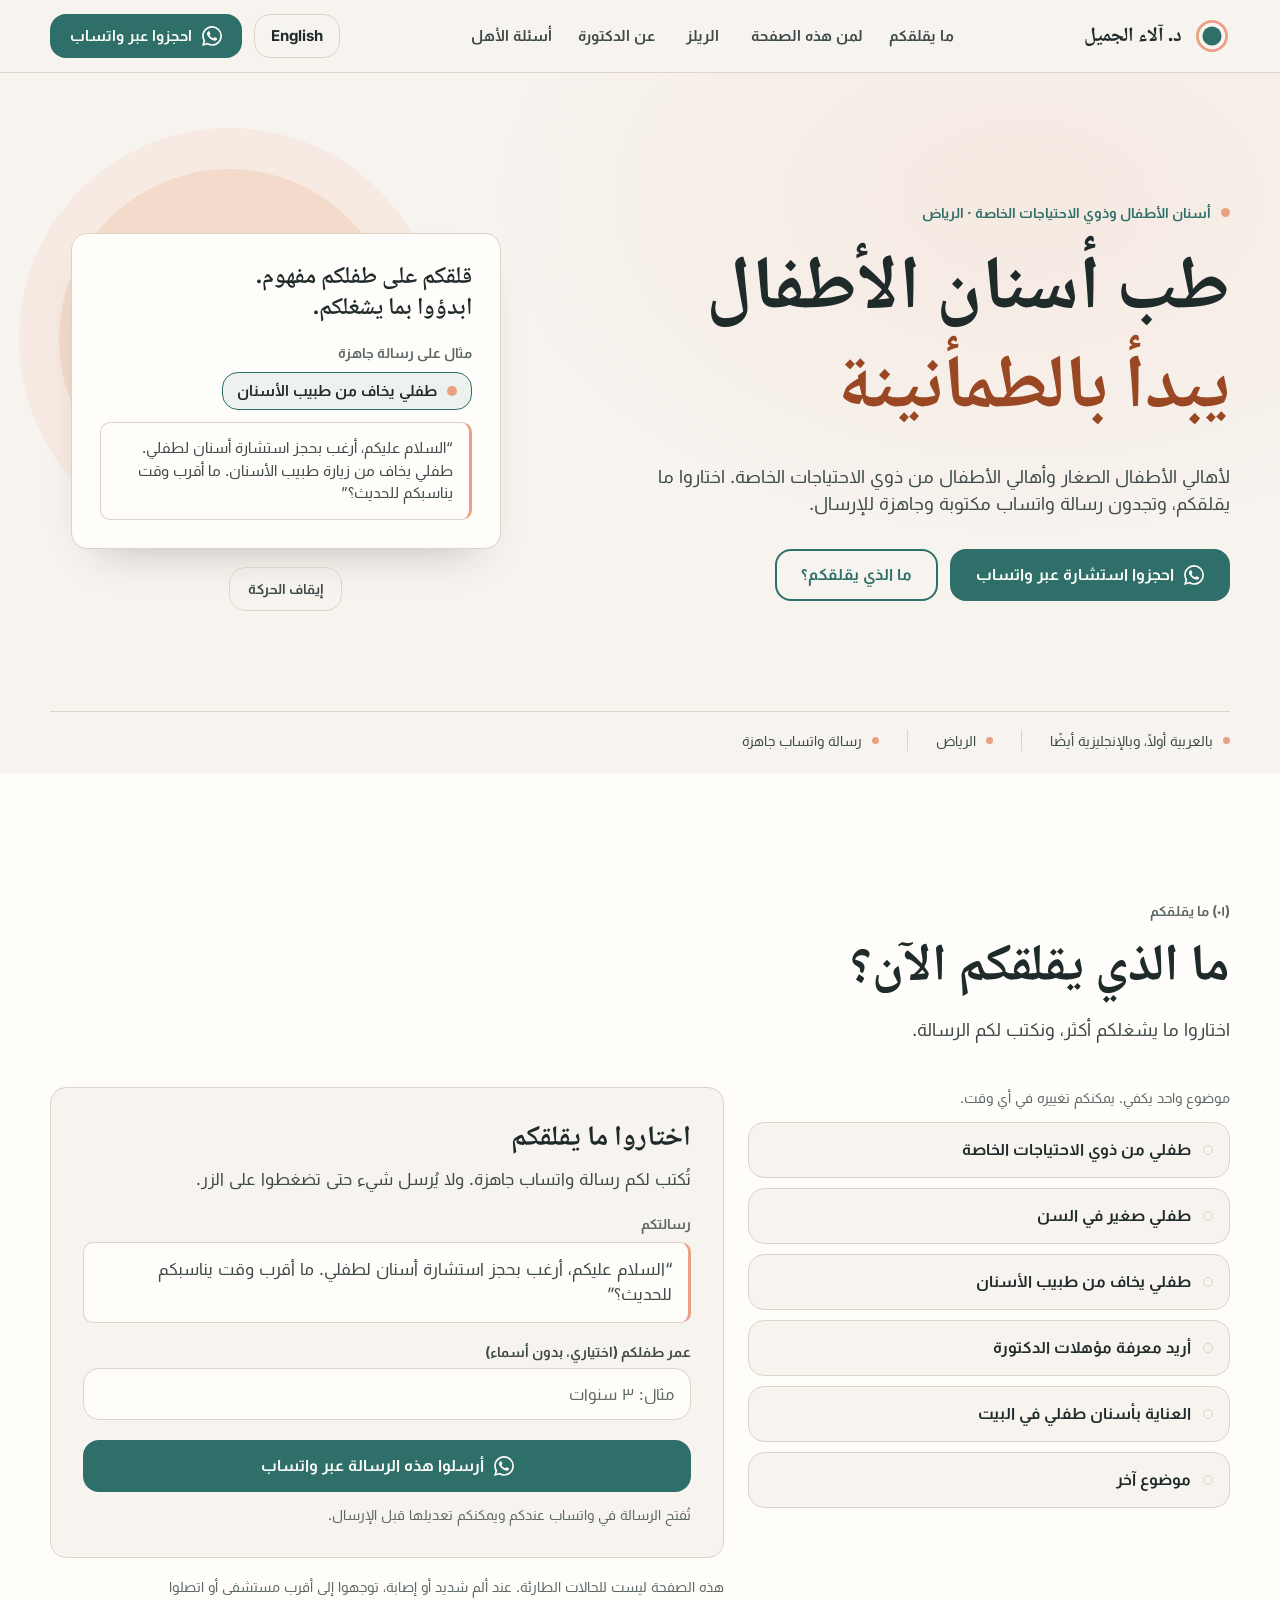
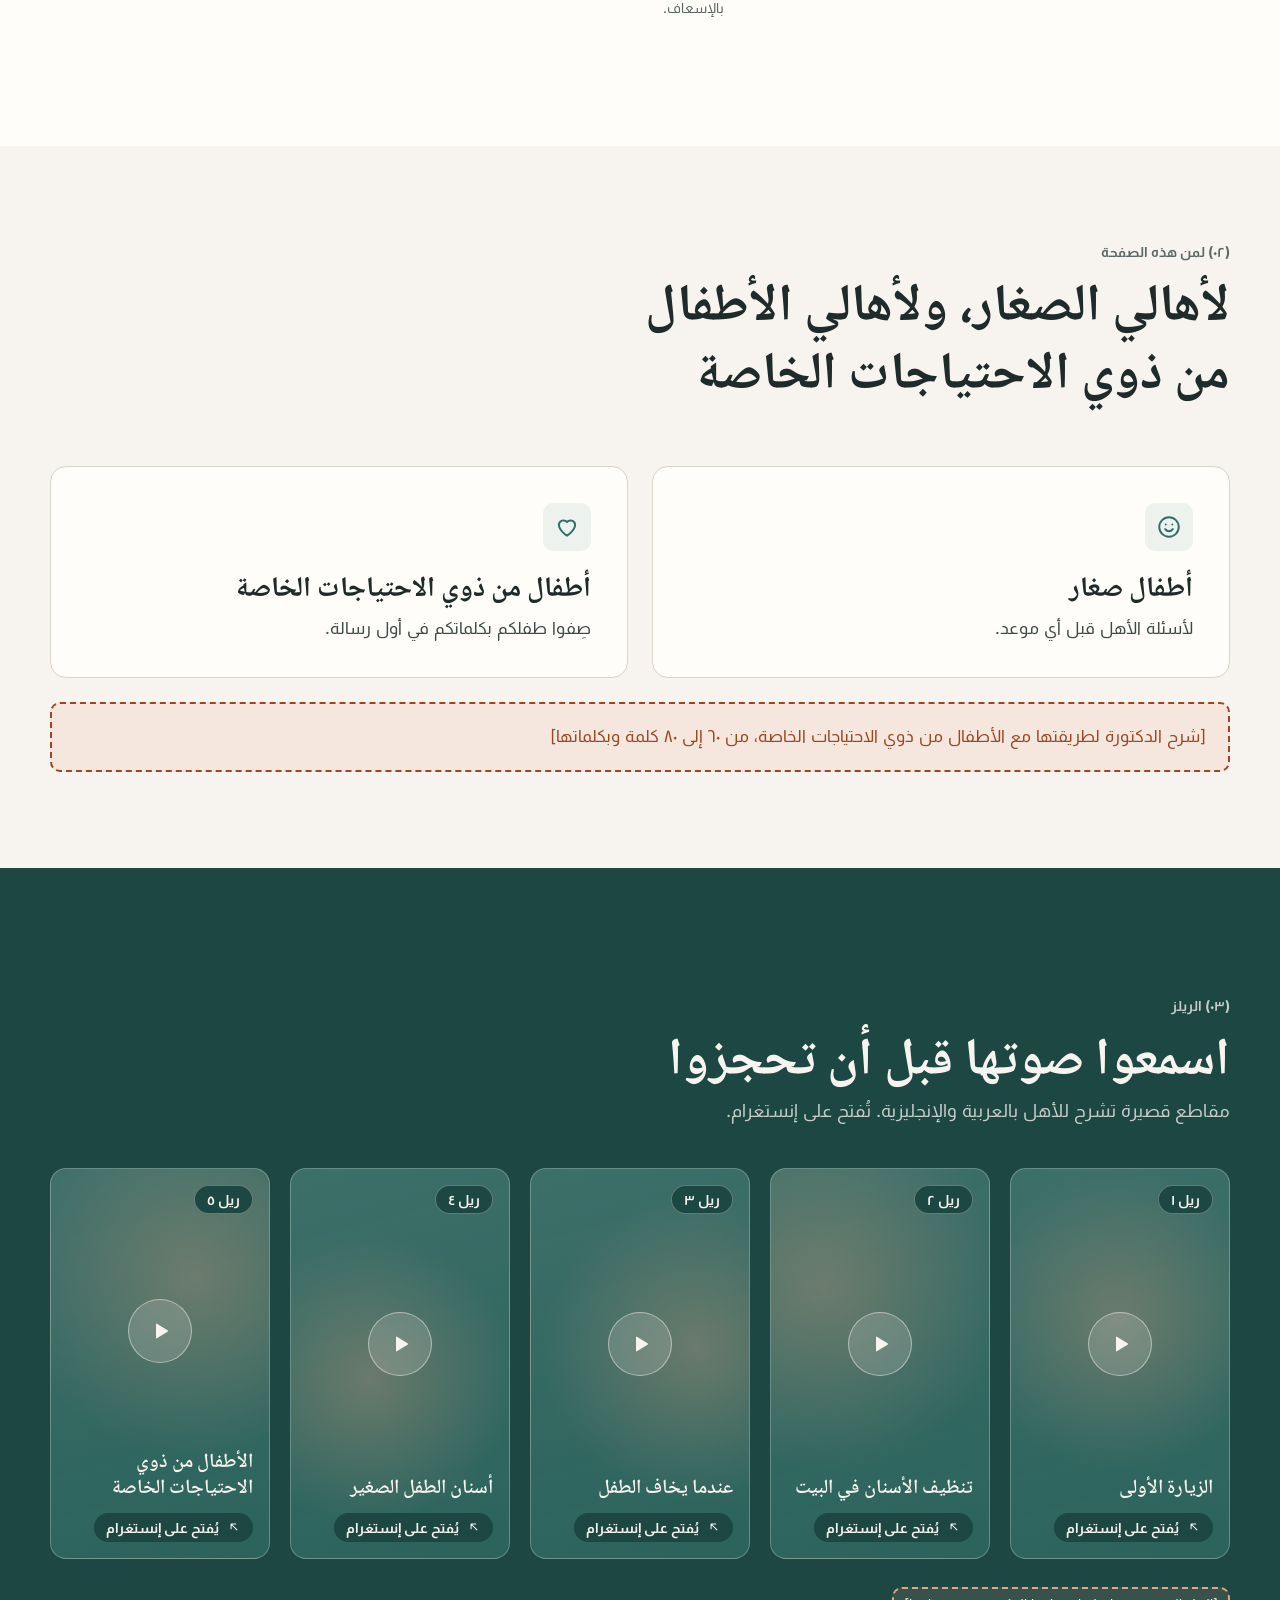
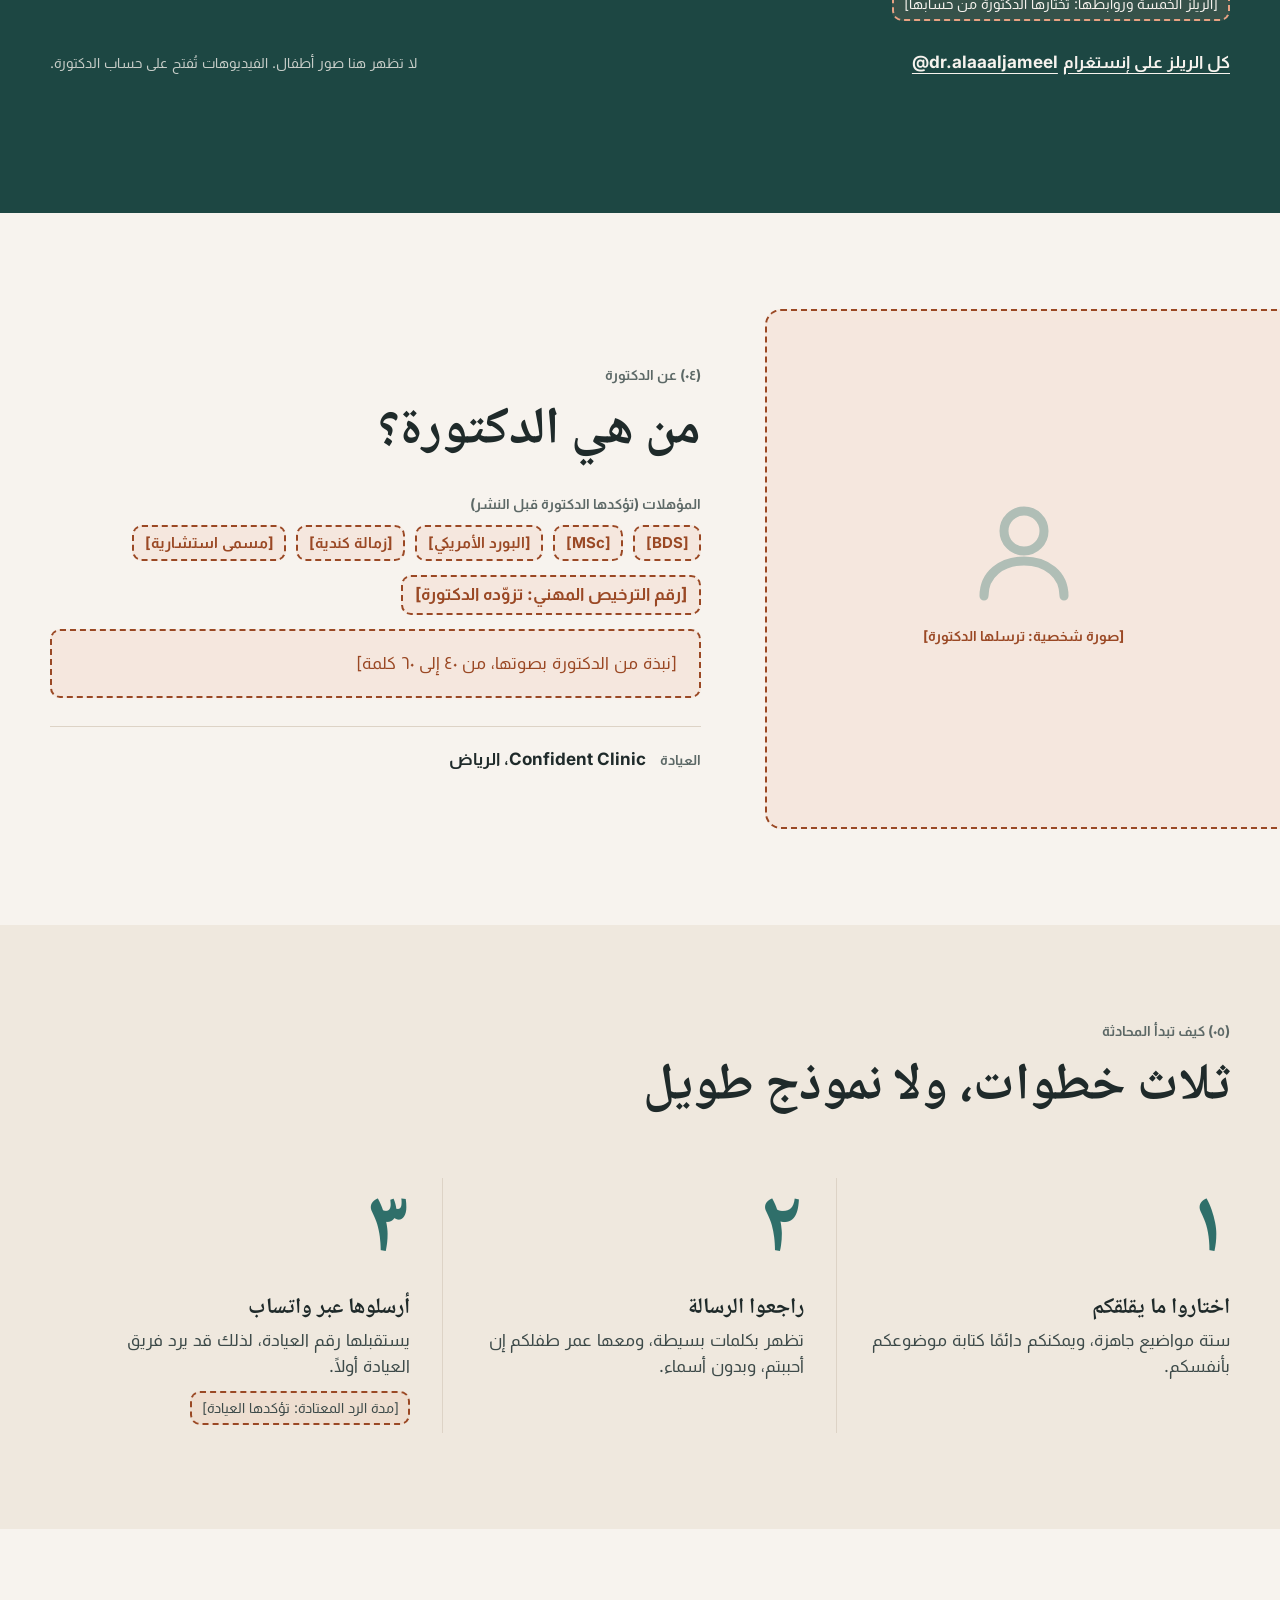
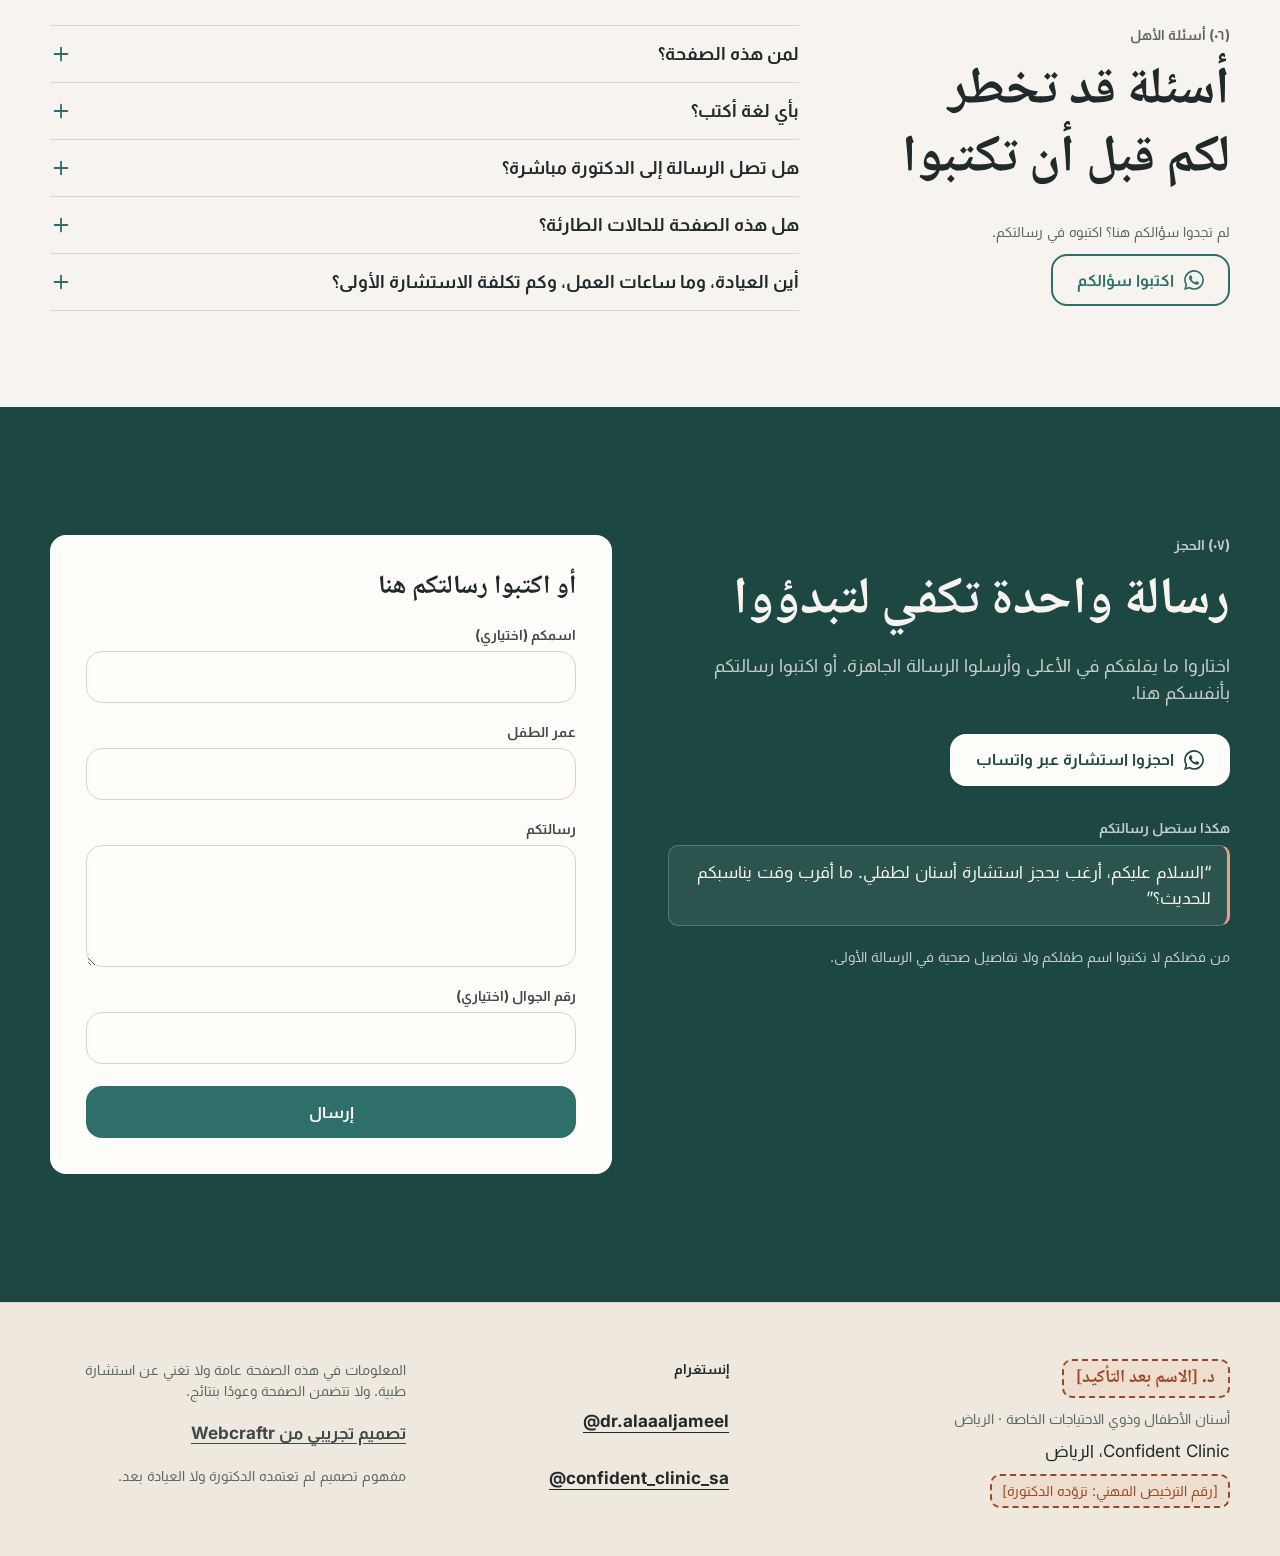
<file: 06-dr-alaa/index.html>
<!doctype html>
<html lang="ar" dir="rtl">
<head>
<meta charset="utf-8">
<meta name="viewport" content="width=device-width, initial-scale=1">
<title>طب أسنان الأطفال وذوي الاحتياجات الخاصة · الرياض · تصميم تجريبي</title>
<meta name="description" content="صفحة هادئة لأهالي الأطفال الصغار والأطفال من ذوي الاحتياجات الخاصة. اختاروا ما يقلقكم وستجدون رسالة واتساب جاهزة للإرسال.">
<meta name="robots" content="noindex,nofollow">
<meta name="theme-color" content="#f7f3ee">
<meta property="og:type" content="website">
<meta property="og:locale" content="ar_SA">
<meta property="og:title" content="طب أسنان الأطفال وذوي الاحتياجات الخاصة · الرياض · تصميم تجريبي">
<meta property="og:description" content="صفحة هادئة لأهالي الأطفال الصغار والأطفال من ذوي الاحتياجات الخاصة. اختاروا ما يقلقكم وستجدون رسالة واتساب جاهزة للإرسال.">

<meta property="og:image" content="https://m-adib.github.io/webcraftr-concepts/06-dr-alaa/assets/og.png">
<meta property="og:image:width" content="1200">
<meta property="og:image:height" content="630">
<meta name="twitter:card" content="summary_large_image">
<meta name="twitter:title" content="طب أسنان الأطفال وذوي الاحتياجات الخاصة · الرياض · تصميم تجريبي">
<meta name="twitter:description" content="صفحة هادئة لأهالي الأطفال الصغار والأطفال من ذوي الاحتياجات الخاصة. اختاروا ما يقلقكم وستجدون رسالة واتساب جاهزة للإرسال.">
<meta name="twitter:image" content="https://m-adib.github.io/webcraftr-concepts/06-dr-alaa/assets/og.png">
<link rel="icon" href="assets/favicon.svg" type="image/svg+xml">


<script>
/* Runs before first paint. Decides language, direction and motion so nothing flashes.
   Order of precedence for language: ?lang= in the URL, then the saved choice, then Arabic. */
(function () {
  var d = document.documentElement, q = location.search, L = 'ar', m = q.match(/[?&]lang=(ar|en)\b/);
  try {
    if (m) L = m[1];
    else { var s = localStorage.getItem('dralaa-lang'); if (s === 'ar' || s === 'en') L = s; }
  } catch (e) { if (m) L = m[1]; }
  d.lang = L; d.dir = L === 'ar' ? 'rtl' : 'ltr';
  var calm = /[?&]motion=off\b/.test(q) || (window.matchMedia && matchMedia('(prefers-reduced-motion: reduce)').matches);
  d.classList.add(calm ? 'no-motion' : 'motion');
  if (L === 'en') { // English is applied by js/main.js, so hide the Arabic markup until then (1.2s failsafe)
    d.classList.add('i18n-pending');
    setTimeout(function () { d.classList.remove('i18n-pending'); }, 1200);
  } else { // only the Arabic faces are needed on an Arabic first view
    ['noto-naskh-arabic-arabic-wght-normal', 'almarai-arabic-400-normal'].forEach(function (f) {
      var l = document.createElement('link');
      l.rel = 'preload'; l.as = 'font'; l.type = 'font/woff2'; l.crossOrigin = 'anonymous';
      l.href = 'assets/fonts/' + f + '.woff2'; document.head.appendChild(l);
    });
  }
})();
</script>
<link rel="stylesheet" href="css/styles.css">
</head>
<body>


<svg class="sprite" width="0" height="0" aria-hidden="true" focusable="false">
  <symbol id="i-wa" viewBox="0 0 24 24"><path fill="currentColor" stroke="none" d="M17.472 14.382c-.297-.149-1.758-.867-2.03-.967-.273-.099-.471-.148-.67.15-.197.297-.767.966-.94 1.164-.173.199-.347.223-.644.075-.297-.15-1.255-.463-2.39-1.475-.883-.788-1.48-1.761-1.653-2.059-.173-.297-.018-.458.13-.606.134-.133.298-.347.446-.52.149-.174.198-.298.298-.497.099-.198.05-.371-.025-.52-.075-.149-.669-1.612-.916-2.207-.242-.579-.487-.5-.669-.51-.173-.008-.371-.01-.57-.01-.198 0-.52.074-.792.372-.272.297-1.04 1.016-1.04 2.479 0 1.462 1.065 2.875 1.213 3.074.149.198 2.096 3.2 5.077 4.487.709.306 1.262.489 1.694.625.712.227 1.36.195 1.871.118.571-.085 1.758-.719 2.006-1.413.248-.694.248-1.289.173-1.413-.074-.124-.272-.198-.57-.347m-5.421 7.403h-.004a9.87 9.87 0 01-5.031-1.378l-.361-.214-3.741.982.998-3.648-.235-.374a9.86 9.86 0 01-1.51-5.26c.001-5.45 4.436-9.884 9.888-9.884 2.64 0 5.122 1.03 6.988 2.898a9.825 9.825 0 012.893 6.994c-.003 5.45-4.437 9.884-9.885 9.884m8.413-18.297A11.815 11.815 0 0012.05 0C5.495 0 .16 5.335.157 11.892c0 2.096.547 4.142 1.588 5.945L.057 24l6.305-1.654a11.882 11.882 0 005.683 1.448h.005c6.554 0 11.89-5.335 11.893-11.893a11.821 11.821 0 00-3.48-8.413Z"/></symbol>
  <symbol id="i-check" viewBox="0 0 24 24"><path d="M5 12.5l4.5 4.5L19 7.5"/></symbol>
  <symbol id="i-chev" viewBox="0 0 24 24"><path d="M15 5l-7 7 7 7"/></symbol>
  <symbol id="i-play" viewBox="0 0 24 24"><path fill="currentColor" stroke="none" d="M8 5.2v13.6a.6.6 0 00.9.5l11-6.8a.6.6 0 000-1l-11-6.8a.6.6 0 00-.9.5z"/></symbol>
  <symbol id="i-ext" viewBox="0 0 24 24"><path d="M7 17L17 7M9 7h8v8"/></symbol>
  <symbol id="i-smile" viewBox="0 0 24 24"><circle cx="12" cy="12" r="9"/><path d="M8.5 14c1 1.4 2.2 2 3.5 2s2.5-.6 3.5-2M9 9.6h.01M15 9.6h.01"/></symbol>
  <symbol id="i-heart" viewBox="0 0 24 24"><path d="M12 20s-7.5-4.6-7.5-10.2A4.3 4.3 0 0112 7.4a4.3 4.3 0 017.5 2.4C19.5 15.4 12 20 12 20z"/></symbol>
  <symbol id="i-user" viewBox="0 0 24 24"><circle cx="12" cy="8" r="4"/><path d="M4 21c0-4.4 3.6-7 8-7s8 2.6 8 7"/></symbol>
</svg>

<a class="skip" href="#main" data-i18n="ui.skip">انتقلوا إلى المحتوى</a>

<header class="site-header">
  <div class="wrap bar">
    
    <a class="brand" href="#top">
      <svg class="brand-mark" viewBox="0 0 64 64" aria-hidden="true"><circle class="ring" cx="32" cy="32" r="26"/><circle class="core" cx="32" cy="32" r="17"/></svg>
      <span class="brand-txt">
        <span class="brand-name" data-i18n="brand.name">د. آلاء الجميل</span>
        <span class="brand-role" data-i18n="brand.role">أسنان الأطفال وذوي الاحتياجات الخاصة</span>
      </span>
    </a>
    <nav class="nav" aria-label="التنقل الرئيسي" data-i18n-aria="ui.navAria">
      <a href="#worry" data-i18n="nav.worry">ما يقلقكم</a>
      <a href="#who" data-i18n="nav.who">لمن هذه الصفحة</a>
      <a href="#reels" data-i18n="nav.reels">الريلز</a>
      <a href="#about" data-i18n="nav.about">عن الدكتورة</a>
      <a href="#faq" data-i18n="nav.faq">أسئلة الأهل</a>
    </nav>
    <div class="bar-end">
      <button type="button" class="lang-btn" id="lang" lang="en" aria-label="Switch to English" data-i18n="ui.langBtn" data-i18n-aria="ui.langAria">English</button>
      
      <a class="btn btn-primary btn-sm bar-cta" data-wa href="#demo"><svg class="ico" aria-hidden="true"><use href="#i-wa"/></svg><span data-i18n="nav.cta">احجزوا عبر واتساب</span></a>
    </div>
  </div>
</header>

<main id="main" tabindex="-1">


<section class="hero" id="top" aria-labelledby="h1">
  <div class="wrap hero-grid-wrap">
    <div class="hero-grid">
      <div class="hero-copy">
        <p class="eyebrow label rv" data-i18n="hero.eyebrow">أسنان الأطفال وذوي الاحتياجات الخاصة · الرياض</p>
        <h1 id="h1" class="rv" style="--d:1"><span class="l1" data-i18n="hero.h1a">طب أسنان الأطفال</span> <span class="l2" data-i18n="hero.h1b">يبدأ بالطمأنينة</span></h1>
        <p class="lead rv" style="--d:2" data-i18n="hero.sub">لأهالي الأطفال الصغار وأهالي الأطفال من ذوي الاحتياجات الخاصة. اختاروا ما يقلقكم، وتجدون رسالة واتساب مكتوبة وجاهزة للإرسال.</p>
        <div class="btns rv" style="--d:3">
          
          <a class="btn btn-primary" data-wa href="#demo"><svg class="ico" aria-hidden="true"><use href="#i-wa"/></svg><span data-i18n="hero.cta1">احجزوا استشارة عبر واتساب</span></a>
          <a class="btn btn-outline" href="#worry" data-i18n="hero.cta2">ما الذي يقلقكم؟</a>
        </div>
      </div>
      <div class="hero-proof rv" style="--d:2" id="hero-proof">
        <span class="hp-disc" aria-hidden="true"></span>
        
        <div class="hero-card">
          <p class="hc-line" data-i18n="hero.circle.line">قلقكم على طفلكم مفهوم. ابدؤوا بما يشغلكم.</p>
          <p class="label hc-label" data-i18n="hero.card.label">مثال على رسالة جاهزة</p>
          <span class="hc-chip"><span class="dot" aria-hidden="true"></span><span data-i18n="worry.c3">طفلي يخاف من طبيب الأسنان</span></span>
          <p class="msg" data-msg="c3" lang="ar" dir="rtl">“السلام عليكم، أرغب بحجز استشارة أسنان لطفلي. طفلي يخاف من زيارة طبيب الأسنان. ما أقرب وقت يناسبكم للحديث؟”</p>
        </div>
        <button type="button" class="pause-btn" id="pause">إيقاف الحركة</button>
      </div>
    </div>
    <ul class="proof rv" style="--d:3">
      <li data-i18n="hero.p1">بالعربية أولًا، وبالإنجليزية أيضًا</li>
      <li data-i18n="hero.p2">الرياض</li>
      <li data-i18n="hero.p3">رسالة واتساب جاهزة</li>
    </ul>
  </div>
</section>


<section class="sec" id="worry" aria-labelledby="worry-h2">
  <div class="wrap">
    <p class="slate rv" data-i18n="worry.slate">(٠١) ما يقلقكم</p>
    <form class="worry" id="worry-form" novalidate>
      <fieldset class="worry-set">
        <legend><h2 id="worry-h2" class="rv" data-i18n="worry.h2">ما الذي يقلقكم الآن؟</h2></legend>
        <p class="worry-sub rv" style="--d:1" data-i18n="worry.sub">اختاروا ما يشغلكم أكثر، ونكتب لكم الرسالة.</p>
        <div class="worry-grid">
          <div class="chips-col rv" style="--d:1">
            <p class="small" data-i18n="worry.hint">موضوع واحد يكفي. يمكنكم تغييره في أي وقت.</p>
            
            <div class="chips">
              <label class="chip"><input class="chip-in" type="radio" name="concern" value="c1"><span class="chip-box"><span class="dot" aria-hidden="true"></span><span data-i18n="worry.c1">طفلي من ذوي الاحتياجات الخاصة</span><svg class="tick ico" aria-hidden="true"><use href="#i-check"/></svg></span></label>
              <label class="chip"><input class="chip-in" type="radio" name="concern" value="c2"><span class="chip-box"><span class="dot" aria-hidden="true"></span><span data-i18n="worry.c2">طفلي صغير في السن</span><svg class="tick ico" aria-hidden="true"><use href="#i-check"/></svg></span></label>
              <label class="chip"><input class="chip-in" type="radio" name="concern" value="c3"><span class="chip-box"><span class="dot" aria-hidden="true"></span><span data-i18n="worry.c3">طفلي يخاف من طبيب الأسنان</span><svg class="tick ico" aria-hidden="true"><use href="#i-check"/></svg></span></label>
              <label class="chip"><input class="chip-in" type="radio" name="concern" value="c4"><span class="chip-box"><span class="dot" aria-hidden="true"></span><span data-i18n="worry.c4">أريد معرفة مؤهلات الدكتورة</span><svg class="tick ico" aria-hidden="true"><use href="#i-check"/></svg></span></label>
              <label class="chip"><input class="chip-in" type="radio" name="concern" value="c5"><span class="chip-box"><span class="dot" aria-hidden="true"></span><span data-i18n="worry.c5">العناية بأسنان طفلي في البيت</span><svg class="tick ico" aria-hidden="true"><use href="#i-check"/></svg></span></label>
              <label class="chip"><input class="chip-in" type="radio" name="concern" value="c6"><span class="chip-box"><span class="dot" aria-hidden="true"></span><span data-i18n="worry.c6">موضوع آخر</span><svg class="tick ico" aria-hidden="true"><use href="#i-check"/></svg></span></label>
            </div>
          </div>
          <div class="panel-col rv" style="--d:2">
            
            <div class="panel">
              <div class="panel-live" id="panel-live" role="status" aria-live="polite" aria-atomic="true" aria-label="الجواب والرسالة" data-i18n-aria="worry.panelAria">
                <div class="panel-in" id="panel-in">
                  <h3 id="panel-title">اختاروا ما يقلقكم</h3>
                  <div class="answer"><p id="panel-answer">تُكتب لكم رسالة واتساب جاهزة. ولا يُرسل شيء حتى تضغطوا على الزر.</p></div>
                  <div class="msgbox">
                    <span class="label" data-i18n="worry.msgLabel">رسالتكم</span>
                    <p class="msg" data-msg></p>
                  </div>
                </div>
              </div>
              <div class="field">
                <label for="age" data-i18n="worry.age.label">عمر طفلكم (اختياري، بدون أسماء)</label>
                <input id="age" type="text" inputmode="numeric" maxlength="12" autocomplete="off" placeholder="مثال: ٣ سنوات" data-i18n-ph="worry.age.ph">
              </div>
              
              <a class="btn btn-primary btn-block" data-wa href="#demo"><svg class="ico" aria-hidden="true"><use href="#i-wa"/></svg><span data-i18n="worry.send">أرسلوا هذه الرسالة عبر واتساب</span></a>
              <p class="small note" data-i18n="worry.note">تُفتح الرسالة في واتساب عندكم ويمكنكم تعديلها قبل الإرسال.</p>
            </div>
            <p class="emerg" data-i18n="worry.emerg">هذه الصفحة ليست للحالات الطارئة. عند ألم شديد أو إصابة، توجهوا إلى أقرب مستشفى أو اتصلوا بالإسعاف.</p>
          </div>
        </div>
      </fieldset>
    </form>
  </div>
</section>


<section class="sec" id="who" aria-labelledby="who-h2">
  <div class="wrap">
    <div class="sec-head rv">
      <p class="slate" data-i18n="who.slate">(٠٢) لمن هذه الصفحة</p>
      <h2 id="who-h2" data-i18n="who.h2">لأهالي الصغار، ولأهالي الأطفال من ذوي الاحتياجات الخاصة</h2>
    </div>
    <div class="who-cards">
      <article class="card rv" style="--d:1">
        <div class="card-icon" aria-hidden="true"><svg class="ico"><use href="#i-smile"/></svg></div>
        <h3 data-i18n="who.card1.t">أطفال صغار</h3>
        <p data-i18n="who.card1.p">لأسئلة الأهل قبل أي موعد.</p>
      </article>
      <article class="card rv" style="--d:2">
        <div class="card-icon" aria-hidden="true"><svg class="ico"><use href="#i-heart"/></svg></div>
        <h3 data-i18n="who.card2.t">أطفال من ذوي الاحتياجات الخاصة</h3>
        <p data-i18n="who.card2.p">صِفوا طفلكم بكلماتكم في أول رسالة.</p>
      </article>
    </div>
    
    <p class="ph ph-block who-ph rv" style="--d:1" data-i18n="who.ph">[شرح الدكتورة لطريقتها مع الأطفال من ذوي الاحتياجات الخاصة، من ٦٠ إلى ٨٠ كلمة وبكلماتها]</p>
  </div>
</section>


<section class="sec deep" id="reels" aria-labelledby="reels-h2">
  <div class="wrap">
    <div class="reels-head rv">
      <div class="sec-head">
        <p class="slate" data-i18n="reels.slate">(٠٣) الريلز</p>
        <h2 id="reels-h2" data-i18n="reels.h2">اسمعوا صوتها قبل أن تحجزوا</h2>
        <p class="lead" data-i18n="reels.sub">مقاطع قصيرة تشرح للأهل بالعربية والإنجليزية. تُفتح على إنستغرام.</p>
      </div>
      <div class="reels-ctl" id="reels-ctl" hidden>
        <button type="button" class="ctl-btn" data-reel-dir="prev" aria-label="السابق" data-i18n-aria="reels.prev"><svg class="ico flip" aria-hidden="true"><use href="#i-chev"/></svg></button>
        <button type="button" class="ctl-btn" data-reel-dir="next" aria-label="التالي" data-i18n-aria="reels.next"><svg class="ico flip flip-next" aria-hidden="true"><use href="#i-chev"/></svg></button>
      </div>
    </div>
    
    <div class="reels-strip rv" id="reels-strip" role="region" tabindex="0" aria-label="شريط الريلز" data-i18n-aria="reels.region">
      <div class="reels-track">
        <a class="reel" href="https://www.instagram.com/dr.alaaaljameel/" target="_blank" rel="noopener" data-n="1">
          <span class="reel-label" data-i18n="reels.r1.l">ريل ١</span>
          <span class="reel-play" aria-hidden="true"><svg class="ico"><use href="#i-play"/></svg></span>
          <span class="reel-meta">
            <span class="reel-title" data-i18n="reels.r1.t">الزيارة الأولى</span>
            <span class="reel-open"><svg class="ico flip" aria-hidden="true"><use href="#i-ext"/></svg><span data-i18n="reels.card.open">يُفتح على إنستغرام</span></span>
          </span>
        </a>
        <a class="reel" href="https://www.instagram.com/dr.alaaaljameel/" target="_blank" rel="noopener" data-n="2">
          <span class="reel-label" data-i18n="reels.r2.l">ريل ٢</span>
          <span class="reel-play" aria-hidden="true"><svg class="ico"><use href="#i-play"/></svg></span>
          <span class="reel-meta">
            <span class="reel-title" data-i18n="reels.r2.t">تنظيف الأسنان في البيت</span>
            <span class="reel-open"><svg class="ico flip" aria-hidden="true"><use href="#i-ext"/></svg><span data-i18n="reels.card.open">يُفتح على إنستغرام</span></span>
          </span>
        </a>
        <a class="reel" href="https://www.instagram.com/dr.alaaaljameel/" target="_blank" rel="noopener" data-n="3">
          <span class="reel-label" data-i18n="reels.r3.l">ريل ٣</span>
          <span class="reel-play" aria-hidden="true"><svg class="ico"><use href="#i-play"/></svg></span>
          <span class="reel-meta">
            <span class="reel-title" data-i18n="reels.r3.t">عندما يخاف الطفل</span>
            <span class="reel-open"><svg class="ico flip" aria-hidden="true"><use href="#i-ext"/></svg><span data-i18n="reels.card.open">يُفتح على إنستغرام</span></span>
          </span>
        </a>
        <a class="reel" href="https://www.instagram.com/dr.alaaaljameel/" target="_blank" rel="noopener" data-n="4">
          <span class="reel-label" data-i18n="reels.r4.l">ريل ٤</span>
          <span class="reel-play" aria-hidden="true"><svg class="ico"><use href="#i-play"/></svg></span>
          <span class="reel-meta">
            <span class="reel-title" data-i18n="reels.r4.t">أسنان الطفل الصغير</span>
            <span class="reel-open"><svg class="ico flip" aria-hidden="true"><use href="#i-ext"/></svg><span data-i18n="reels.card.open">يُفتح على إنستغرام</span></span>
          </span>
        </a>
        <a class="reel" href="https://www.instagram.com/dr.alaaaljameel/" target="_blank" rel="noopener" data-n="5">
          <span class="reel-label" data-i18n="reels.r5.l">ريل ٥</span>
          <span class="reel-play" aria-hidden="true"><svg class="ico"><use href="#i-play"/></svg></span>
          <span class="reel-meta">
            <span class="reel-title" data-i18n="reels.r5.t">الأطفال من ذوي الاحتياجات الخاصة</span>
            <span class="reel-open"><svg class="ico flip" aria-hidden="true"><use href="#i-ext"/></svg><span data-i18n="reels.card.open">يُفتح على إنستغرام</span></span>
          </span>
        </a>
      </div>
    </div>
    
    <p class="ph reels-ph rv" data-i18n="reels.ph">[الريلز الخمسة وروابطها: تختارها الدكتورة من حسابها]</p>
    <div class="reels-foot rv">
      
      <a href="https://www.instagram.com/dr.alaaaljameel/" target="_blank" rel="noopener" data-i18n="reels.all" data-html>كل الريلز على إنستغرام <bdi lang="en" dir="ltr">@dr.alaaaljameel</bdi></a>
      <p class="small" data-i18n="reels.safe">لا تظهر هنا صور أطفال. الفيديوهات تُفتح على حساب الدكتورة.</p>
    </div>
  </div>
</section>


<section class="sec" id="about" aria-labelledby="about-h2">
  <div class="wrap about-grid">
    
    <figure class="portrait ph rv">
      <svg class="ico" viewBox="0 0 24 24" aria-hidden="true"><use href="#i-user"/></svg>
      <figcaption data-i18n="about.photo">[صورة شخصية: ترسلها الدكتورة]</figcaption>
    </figure>
    <div class="about-text">
      <div class="rv">
        <p class="slate" data-i18n="about.slate">(٠٤) عن الدكتورة</p>
        <h2 id="about-h2" data-i18n="about.h2">من هي الدكتورة؟</h2>
      </div>
      <div class="rv" style="--d:1">
        <span class="label" data-i18n="about.credLabel">المؤهلات (تؤكدها الدكتورة قبل النشر)</span>
        
        <ul class="creds">
          <li class="ph" data-i18n="about.c1" data-html>[<bdi lang="en">BDS</bdi>]</li>
          <li class="ph" data-i18n="about.c2" data-html>[<bdi lang="en">MSc</bdi>]</li>
          <li class="ph" data-i18n="about.c3">[البورد الأمريكي]</li>
          <li class="ph" data-i18n="about.c4">[زمالة كندية]</li>
          <li class="ph" data-i18n="about.c5">[مسمى استشارية]</li>
        </ul>
        
        <p class="ph licence" data-i18n="about.licence">[رقم الترخيص المهني: تزوّده الدكتورة]</p>
        
        <p class="ph ph-block" data-i18n="about.bio">[نبذة من الدكتورة بصوتها، من ٤٠ إلى ٦٠ كلمة]</p>
        
        <dl class="clinic">
          <dt data-i18n="about.clinic.label">العيادة</dt>
          <dd data-i18n="about.clinic.value" data-html><bdi lang="en">Confident Clinic</bdi>، الرياض</dd>
        </dl>
      </div>
    </div>
  </div>
</section>


<section class="sec" id="how" aria-labelledby="how-h2">
  <div class="wrap">
    <div class="sec-head rv">
      <p class="slate" data-i18n="how.slate">(٠٥) كيف تبدأ المحادثة</p>
      <h2 id="how-h2" data-i18n="how.h2">ثلاث خطوات، ولا نموذج طويل</h2>
    </div>
    <div class="how-grid">
      <div class="how-step rv" style="--d:1">
        <span class="how-n" aria-hidden="true" data-i18n="how.n1">١</span>
        <div><h3 data-i18n="how.s1.t">اختاروا ما يقلقكم</h3><p data-i18n="how.s1.p">ستة مواضيع جاهزة، ويمكنكم دائمًا كتابة موضوعكم بأنفسكم.</p></div>
      </div>
      <div class="how-step rv" style="--d:2">
        <span class="how-n" aria-hidden="true" data-i18n="how.n2">٢</span>
        <div><h3 data-i18n="how.s2.t">راجعوا الرسالة</h3><p data-i18n="how.s2.p">تظهر بكلمات بسيطة، ومعها عمر طفلكم إن أحببتم، وبدون أسماء.</p></div>
      </div>
      <div class="how-step rv" style="--d:3">
        <span class="how-n" aria-hidden="true" data-i18n="how.n3">٣</span>
        <div>
          <h3 data-i18n="how.s3.t">أرسلوها عبر واتساب</h3>
          <p data-i18n="how.s3.p">يستقبلها رقم العيادة، لذلك قد يرد فريق العيادة أولًا.</p>
          
          <p class="ph" data-i18n="how.s3.ph">[مدة الرد المعتادة: تؤكدها العيادة]</p>
        </div>
      </div>
    </div>
  </div>
</section>


<section class="sec" id="faq" aria-labelledby="faq-h2">
  <div class="wrap faq-grid">
    <div class="sec-head rv">
      <p class="slate" data-i18n="faq.slate">(٠٦) أسئلة الأهل</p>
      <h2 id="faq-h2" data-i18n="faq.h2">أسئلة قد تخطر لكم قبل أن تكتبوا</h2>
      <div class="faq-more">
        <p class="small" data-i18n="faq.more.p">لم تجدوا سؤالكم هنا؟ اكتبوه في رسالتكم.</p>
        <a class="btn btn-outline" data-wa href="#demo"><svg class="ico" aria-hidden="true"><use href="#i-wa"/></svg><span data-i18n="faq.more.cta">اكتبوا سؤالكم</span></a>
      </div>
    </div>
    <div class="faq-list rv" style="--d:1">
      <details>
        <summary><span data-i18n="faq.q1">لمن هذه الصفحة؟</span><svg class="pm ico" viewBox="0 0 24 24" aria-hidden="true"><path d="M5 12h14"/><path class="v" d="M12 5v14"/></svg></summary>
        <div class="faq-a"><p data-i18n="faq.a1">لأهالي الأطفال الصغار وأهالي الأطفال من ذوي الاحتياجات الخاصة.</p></div>
      </details>
      <details>
        <summary><span data-i18n="faq.q2">بأي لغة أكتب؟</span><svg class="pm ico" viewBox="0 0 24 24" aria-hidden="true"><path d="M5 12h14"/><path class="v" d="M12 5v14"/></svg></summary>
        <div class="faq-a">
          <p data-i18n="faq.a2">الصفحة نفسها متوفرة بالعربية والإنجليزية.</p>
          
          <p class="ph" data-i18n="faq.a2ph">[اللغات التي يرد بها فريق العيادة: تؤكدها العيادة]</p>
        </div>
      </details>
      <details>
        <summary><span data-i18n="faq.q3">هل تصل الرسالة إلى الدكتورة مباشرة؟</span><svg class="pm ico" viewBox="0 0 24 24" aria-hidden="true"><path d="M5 12h14"/><path class="v" d="M12 5v14"/></svg></summary>
        <div class="faq-a">
          <p data-i18n="faq.a3">الرسالة تصل إلى رقم العيادة، لذلك قد يرد فريق العيادة أولًا.</p>
          
        </div>
      </details>
      <details>
        <summary><span data-i18n="faq.q4">هل هذه الصفحة للحالات الطارئة؟</span><svg class="pm ico" viewBox="0 0 24 24" aria-hidden="true"><path d="M5 12h14"/><path class="v" d="M12 5v14"/></svg></summary>
        <div class="faq-a"><p data-i18n="faq.a4">لا. عند ألم شديد أو إصابة، توجهوا إلى أقرب مستشفى أو اتصلوا بالإسعاف.</p></div>
      </details>
      <details>
        <summary><span data-i18n="faq.q5">أين العيادة، وما ساعات العمل، وكم تكلفة الاستشارة الأولى؟</span><svg class="pm ico" viewBox="0 0 24 24" aria-hidden="true"><path d="M5 12h14"/><path class="v" d="M12 5v14"/></svg></summary>
        <div class="faq-a">
          
          <p class="ph" data-i18n="faq.a5">[العنوان وساعات العمل وسعر الاستشارة الأولى: تؤكدها العيادة]</p>
        </div>
      </details>
    </div>
  </div>
</section>


<section class="sec deep" id="book" aria-labelledby="book-h2">
  <div class="wrap book-grid">
    <div class="book-copy rv">
      <p class="slate" data-i18n="book.slate">(٠٧) الحجز</p>
      <h2 id="book-h2" data-i18n="book.h2">رسالة واحدة تكفي لتبدؤوا</h2>
      <p class="lead" data-i18n="book.p">اختاروا ما يقلقكم في الأعلى وأرسلوا الرسالة الجاهزة. أو اكتبوا رسالتكم بأنفسكم هنا.</p>
      
      <a class="btn btn-light" data-wa href="#demo"><svg class="ico" aria-hidden="true"><use href="#i-wa"/></svg><span data-i18n="book.cta">احجزوا استشارة عبر واتساب</span></a>
      <div class="msgbox">
        <span class="label" data-i18n="book.preview.label">هكذا ستصل رسالتكم</span>
        <p class="msg" data-msg></p>
      </div>
      <div class="privacy">
        <p data-i18n="book.privacy">من فضلكم لا تكتبوا اسم طفلكم ولا تفاصيل صحية في الرسالة الأولى.</p>
        
      </div>
    </div>
    <div class="book-card rv" style="--d:1">
      <h3 data-i18n="book.form.title">أو اكتبوا رسالتكم هنا</h3>
      <form id="book-form" novalidate>
        <div class="field">
          <label for="f-name" data-i18n="book.f.name">اسمكم (اختياري)</label>
          <input id="f-name" name="name" type="text" autocomplete="name">
        </div>
        <div class="field">
          <label for="f-age" data-i18n="book.f.age">عمر الطفل</label>
          <input id="f-age" name="age" type="text" inputmode="numeric" maxlength="12" autocomplete="off">
        </div>
        <div class="field">
          <label for="f-msg" data-i18n="book.f.msg">رسالتكم</label>
          <textarea id="f-msg" name="message" rows="4"></textarea>
        </div>
        <div class="field">
          <label for="f-phone" data-i18n="book.f.phone">رقم الجوال (اختياري)</label>
          <input id="f-phone" name="phone" type="tel" autocomplete="tel">
        </div>
        
        <div class="hp" aria-hidden="true">
          <label for="f-hp" data-i18n="book.f.hp">اتركوا هذا الحقل فارغًا</label>
          <input id="f-hp" name="company_website" type="text" tabindex="-1" autocomplete="off">
        </div>
        <button type="submit" class="btn btn-primary btn-block" data-i18n="book.f.submit">إرسال</button>
      </form>
      
      <div class="stub" id="stub" role="status" hidden>
        <p data-i18n="book.f.stub">هذا النموذج غير مربوط بعد، لذلك لم يُرسل شيء.</p>
        <p data-i18n="book.f.stub2">يمكنكم إرسال رسالتكم عبر واتساب بدلًا من ذلك.</p>
        <a class="btn btn-primary" id="stub-wa" href="#demo"><svg class="ico" aria-hidden="true"><use href="#i-wa"/></svg><span data-i18n="worry.send">أرسلوا هذه الرسالة عبر واتساب</span></a>
      </div>
    </div>
  </div>
</section>

</main>

<footer class="foot">
  <div class="wrap foot-grid">
    <div>
      
      <p class="foot-name"><span class="ph" data-i18n="foot.name">د. [الاسم بعد التأكيد]</span></p>
      <p class="small" data-i18n="foot.role">أسنان الأطفال وذوي الاحتياجات الخاصة · الرياض</p>
      
      <p data-i18n="foot.clinic" data-html><bdi lang="en">Confident Clinic</bdi>، الرياض</p>
      
      <p class="ph" data-i18n="foot.licence">[رقم الترخيص المهني: تزوّده الدكتورة]</p>
    </div>
    <div class="foot-links">
      <span class="label" data-i18n="foot.social">إنستغرام</span>
      
      <a href="https://www.instagram.com/dr.alaaaljameel/" target="_blank" rel="noopener" lang="en" dir="ltr">@dr.alaaaljameel</a>
      <a href="https://www.instagram.com/confident_clinic_sa/" target="_blank" rel="noopener" lang="en" dir="ltr">@confident_clinic_sa</a>
    </div>
    <div>
      <p class="small" data-i18n="foot.disc">المعلومات في هذه الصفحة عامة ولا تغني عن استشارة طبية. ولا تتضمن الصفحة وعودًا بنتائج.</p>
      <p class="foot-concept"><a href="https://webcraftr.co" target="_blank" rel="noopener" data-i18n="foot.concept">تصميم تجريبي من Webcraftr</a></p>
      <p class="small" data-i18n="foot.concept2">مفهوم تصميم لم تعتمده الدكتورة ولا العيادة بعد.</p>
    </div>
  </div>
</footer>


<div class="sticky-bar" id="sticky">
  
  <a class="btn btn-primary" data-wa href="#demo"><svg class="ico" aria-hidden="true"><use href="#i-wa"/></svg><span data-i18n="sticky.cta">احجزوا عبر واتساب</span></a>
</div>


<dialog id="demo" class="sheet" aria-labelledby="demo-title">
  <div class="sheet-in">
    <h2 id="demo-title" data-i18n="demo.title">رسالتكم جاهزة</h2>
    <p class="msg" id="demo-msg" tabindex="-1"></p>
    <p class="small" data-i18n="demo.p1">هذه نسخة تجريبية من الصفحة، لذلك لا يُفتح واتساب هنا ولا يُرسل شيء.</p>
    <p class="small" data-i18n="demo.p2">عند اعتماد الصفحة، يفتح هذا الزر محادثة واتساب والرسالة مكتوبة فيها.</p>
    <div class="sheet-actions">
      <button type="button" class="btn btn-primary" id="demo-copy" data-i18n="demo.copy">انسخوا الرسالة</button>
      <button type="button" class="btn btn-outline" id="demo-close" data-i18n="demo.close">إغلاق</button>
    </div>
    <p class="small demo-status" id="demo-status" role="status" aria-live="polite"></p>
  </div>
</dialog>

<script src="js/dictionary.js"></script>
<script src="js/main.js"></script>
</body>
</html>
</file>
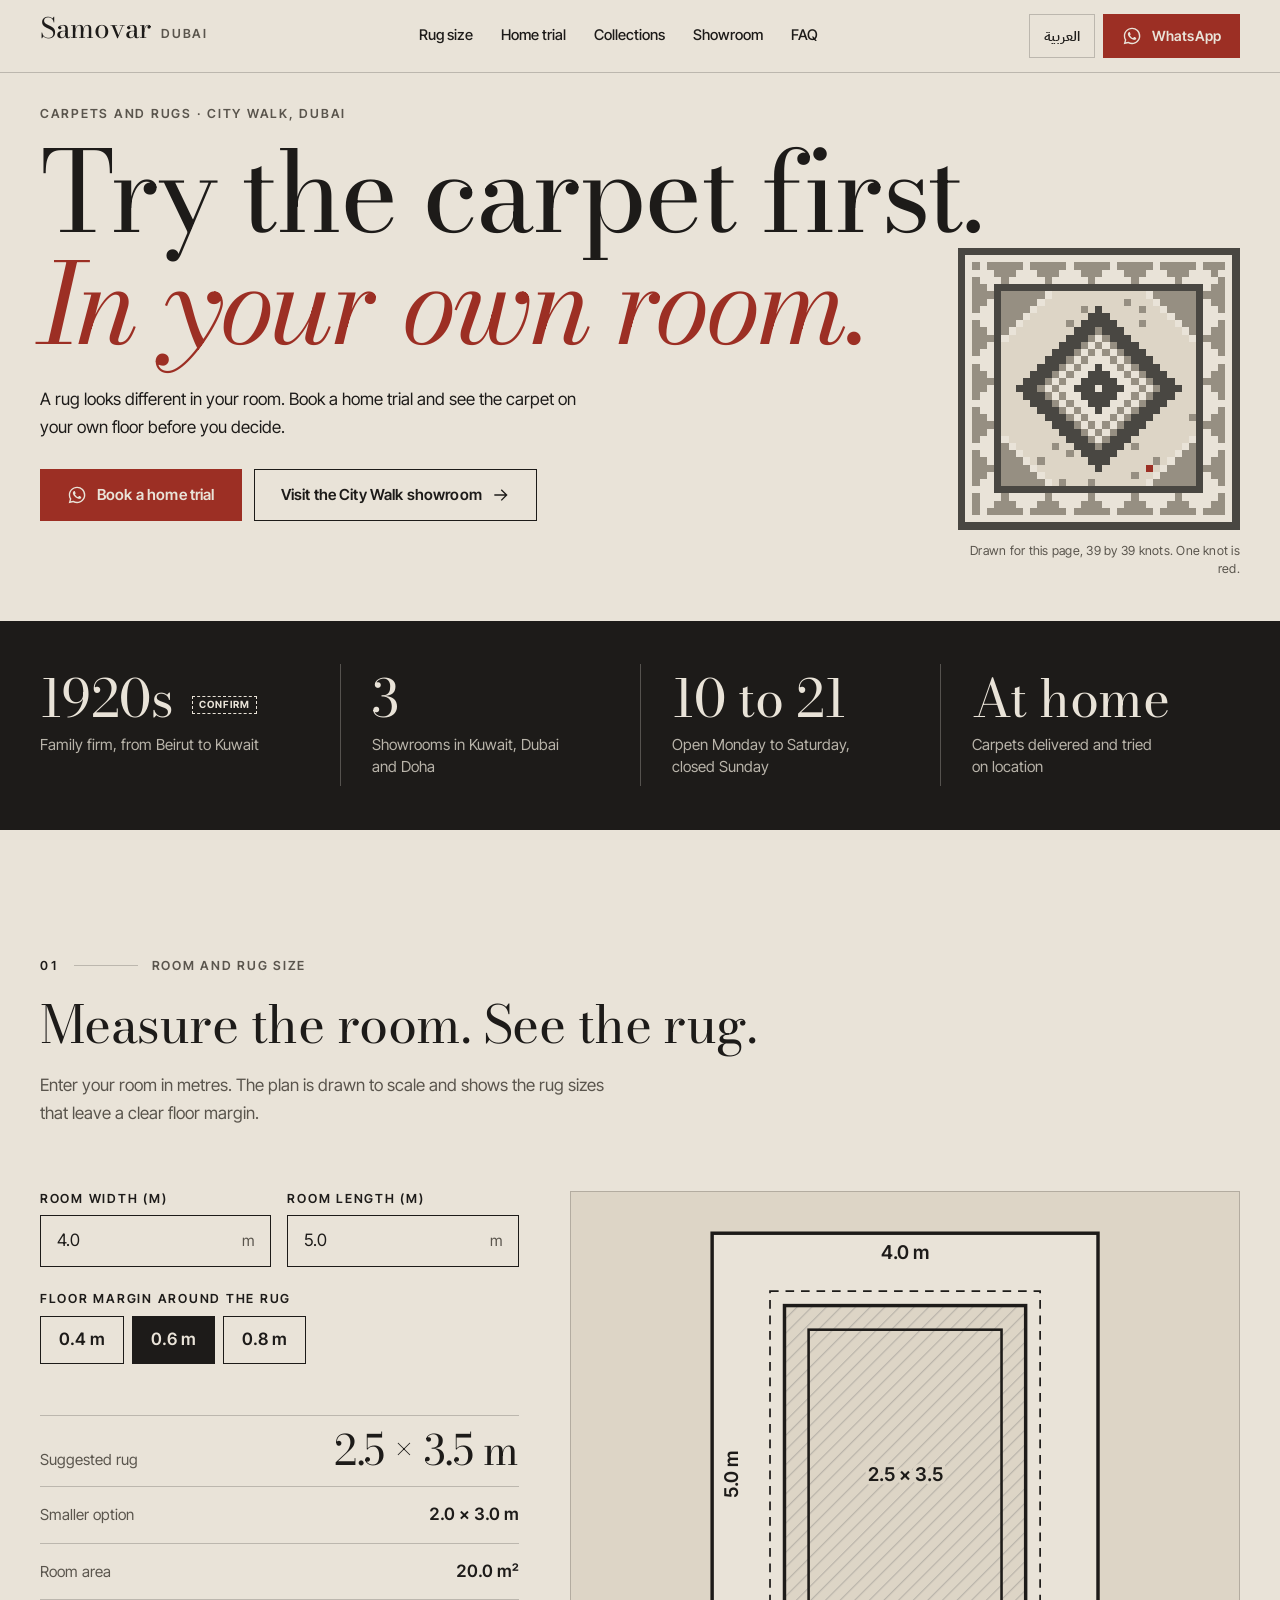
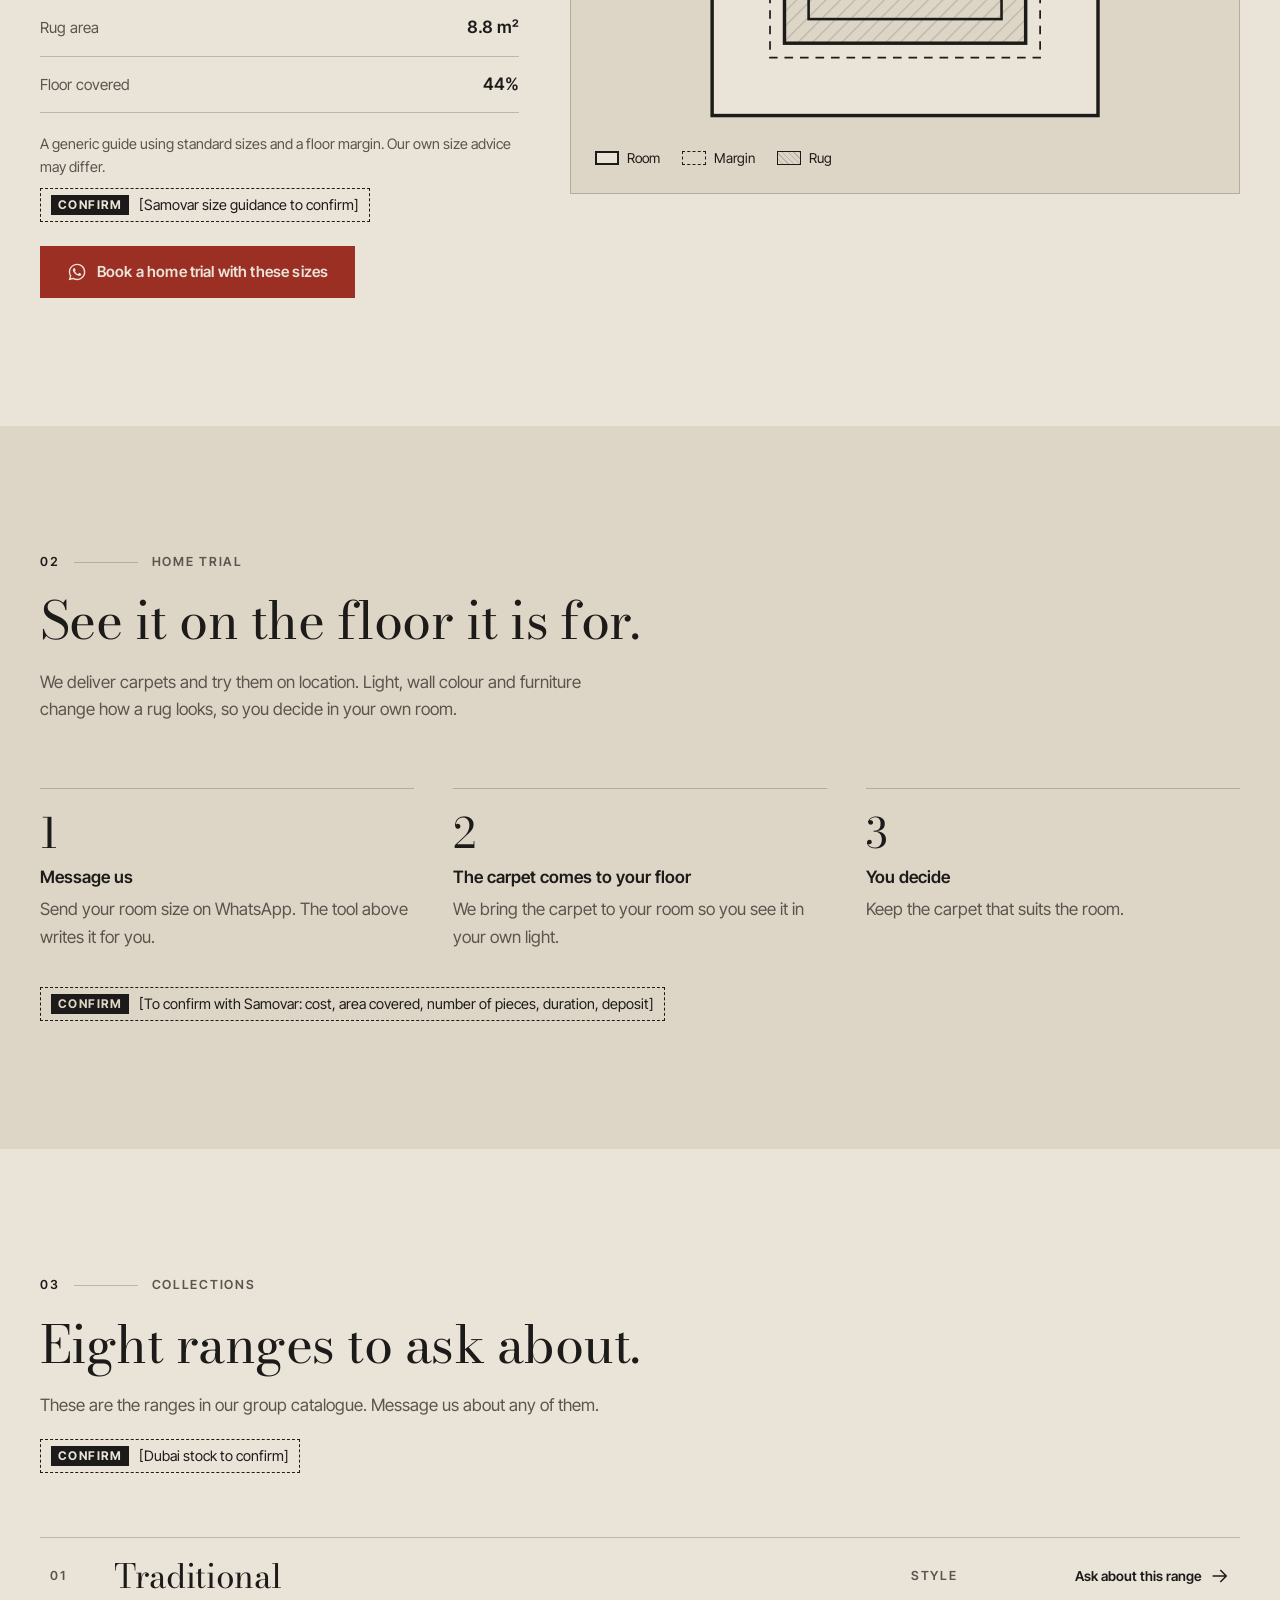
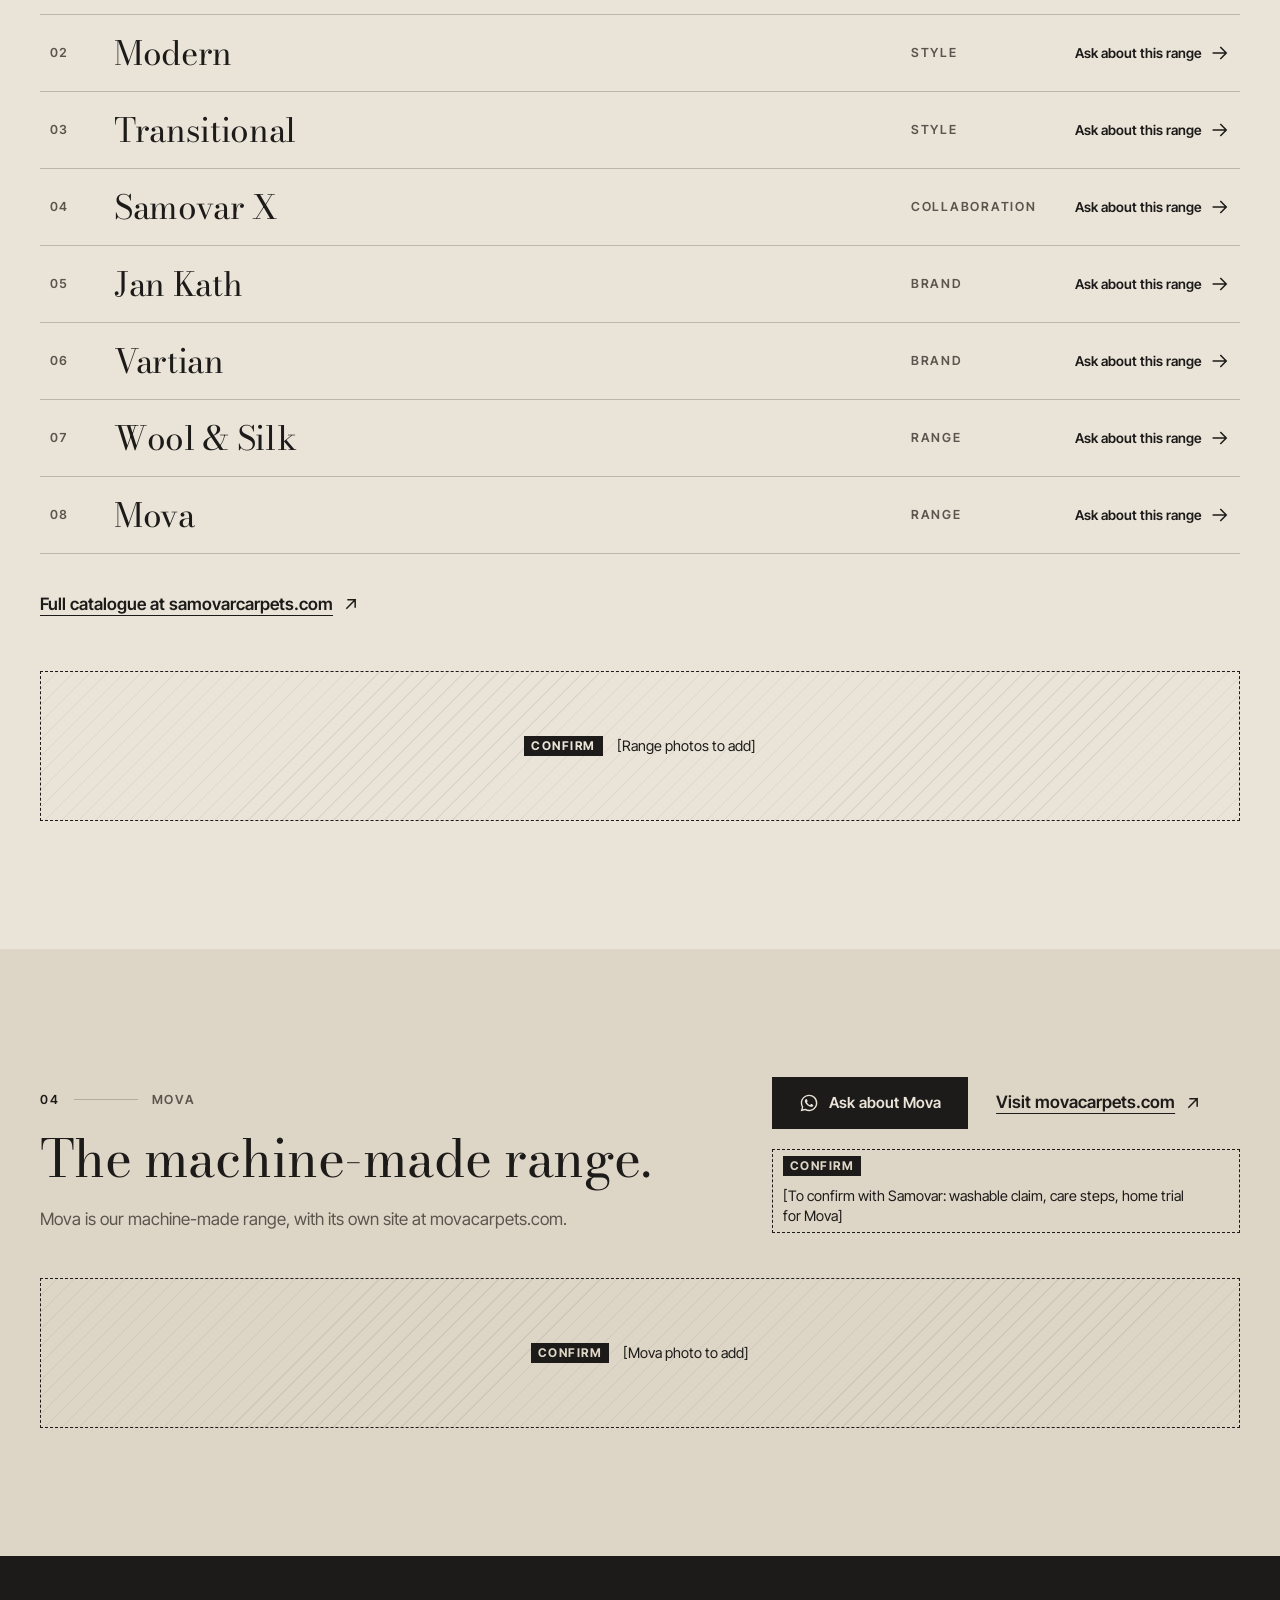
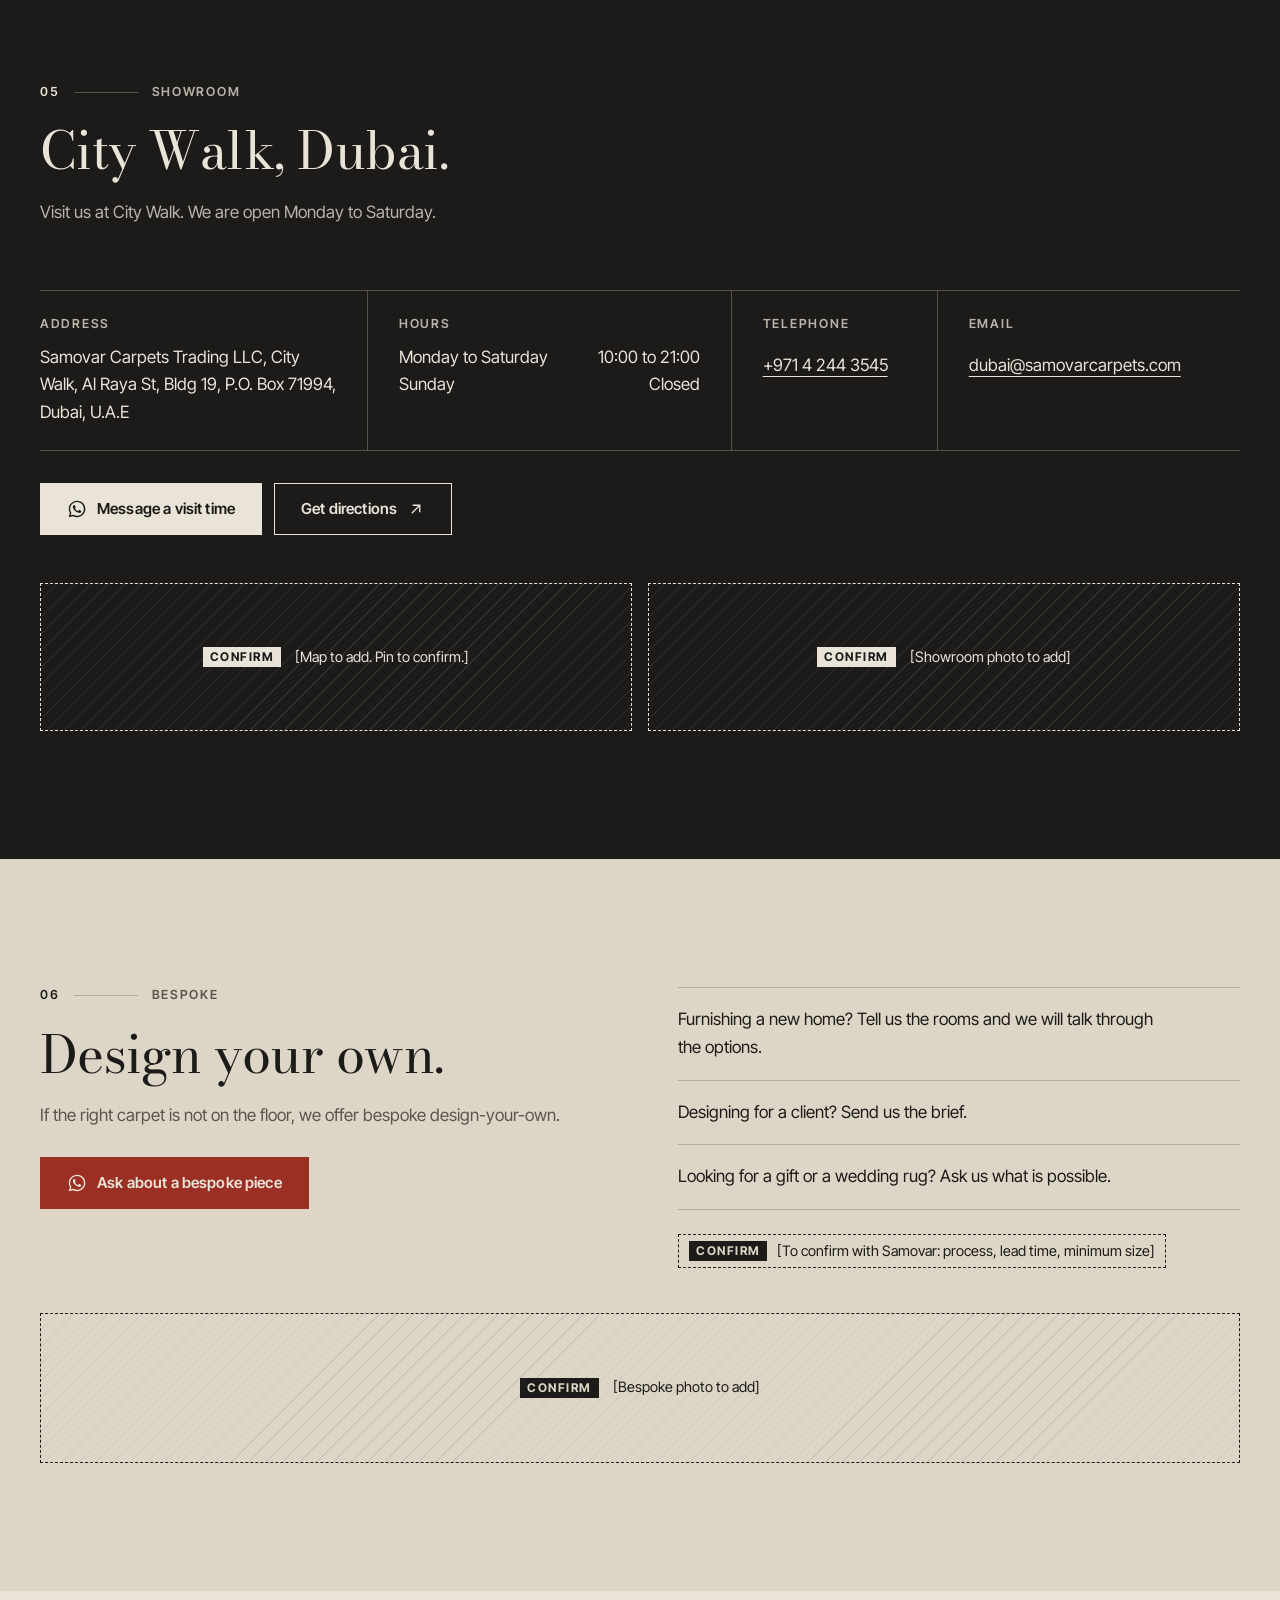
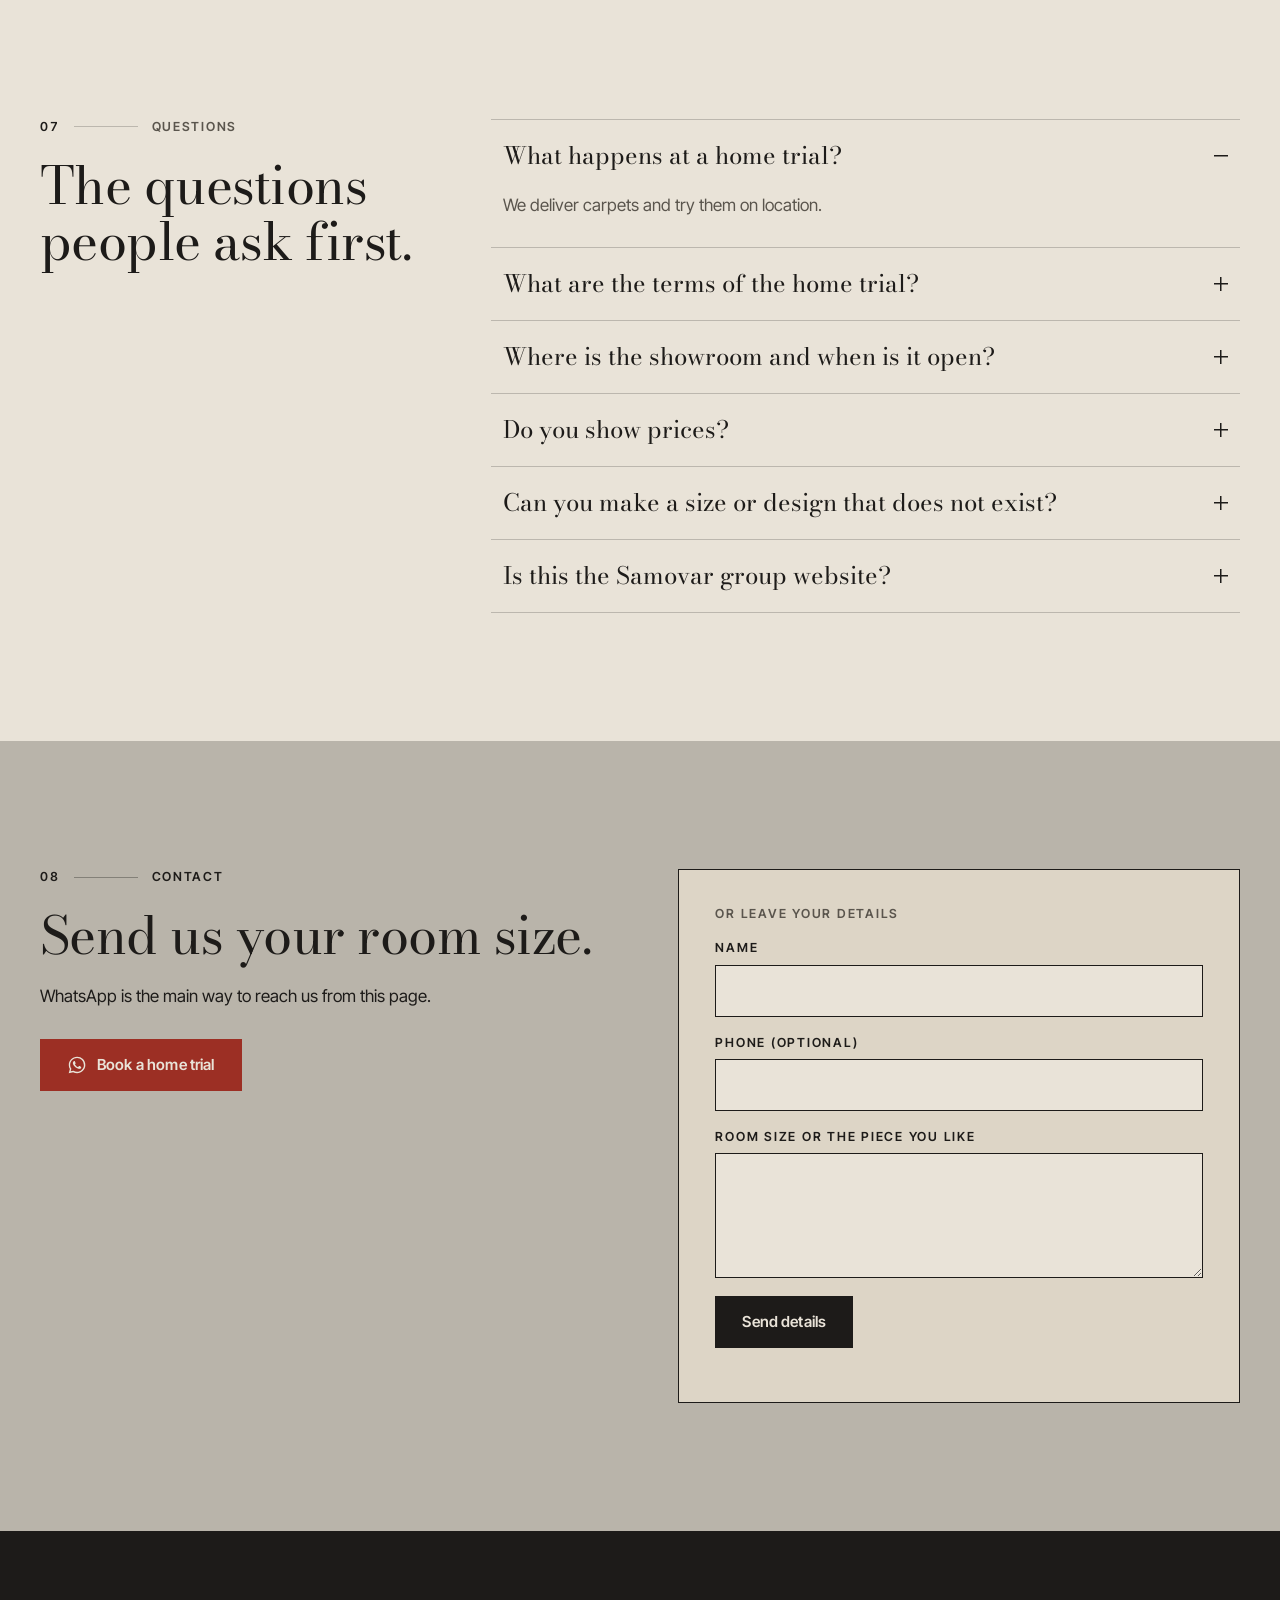
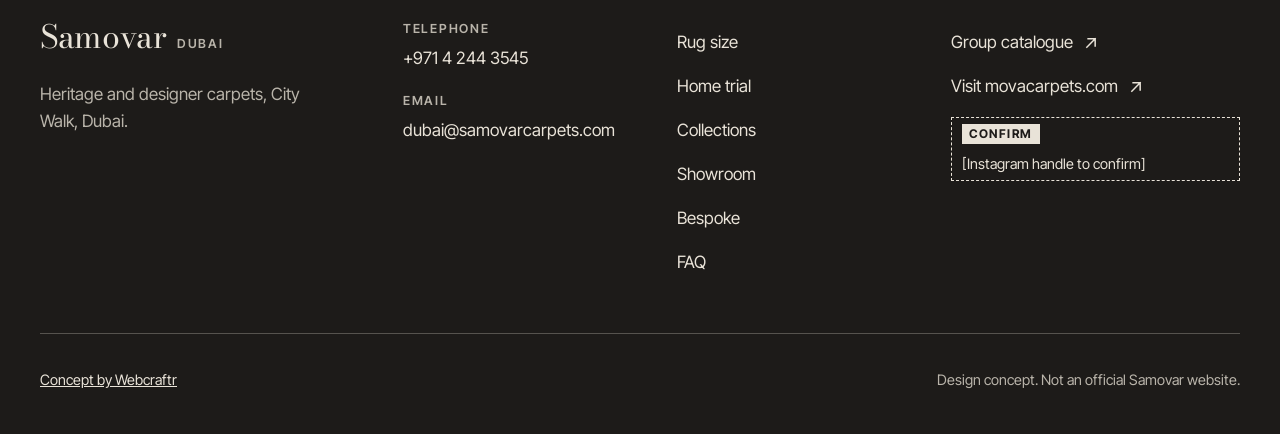
<file: 07-samovar/index.html>
<!doctype html>
<html lang="en" dir="ltr">
<head>
<meta charset="utf-8">
<meta name="viewport" content="width=device-width, initial-scale=1">
<title>Samovar Dubai: try the carpet at home first</title>
<meta name="description" content="Heritage and designer carpets at City Walk, Dubai. Size your room, then book a home trial on WhatsApp.">
<meta name="robots" content="noindex,nofollow">
<meta name="theme-color" content="#e9e3d8">
<meta property="og:type" content="website">
<meta property="og:title" content="Samovar Dubai: try the carpet at home first">
<meta property="og:description" content="Heritage and designer carpets at City Walk, Dubai. Size your room, then book a home trial on WhatsApp.">
<meta property="og:image" content="https://m-adib.github.io/webcraftr-concepts/07-samovar/assets/og.png">
<meta property="og:image:width" content="1200">
<meta property="og:image:height" content="630">
<meta name="twitter:card" content="summary_large_image">
<meta name="twitter:title" content="Samovar Dubai: try the carpet at home first">
<meta name="twitter:description" content="Heritage and designer carpets at City Walk, Dubai. Size your room, then book a home trial on WhatsApp.">
<meta name="twitter:image" content="https://m-adib.github.io/webcraftr-concepts/07-samovar/assets/og.png">
<link rel="icon" href="assets/favicon.svg" type="image/svg+xml">
<link rel="preload" href="assets/fonts/bodoni-moda-latin-wght-normal.woff2" as="font" type="font/woff2" crossorigin>
<link rel="preload" href="assets/fonts/inter-tight-latin-wght-normal.woff2" as="font" type="font/woff2" crossorigin>
<script>
/* Runs before first paint. Sets the motion class, then the language from ?lang= or the saved choice.
   No JavaScript at all means every element stays visible. */
(function () {
  var d = document.documentElement, reduce = false, lang = null;
  try { reduce = matchMedia('(prefers-reduced-motion: reduce)').matches; } catch (e) {}
  d.classList.add(!reduce && 'IntersectionObserver' in window ? 'motion' : 'no-motion');
  try { var q = new URLSearchParams(location.search).get('lang'); if (q === 'ar' || q === 'en') lang = q; } catch (e) {}
  if (!lang) { try { var s = localStorage.getItem('samovar-lang'); if (s === 'ar' || s === 'en') lang = s; } catch (e) {} }
  if (lang === 'ar') {
    d.lang = 'ar'; d.dir = 'rtl';
    d.classList.add('i18n-wait');                       /* held until the dictionary is applied */
    setTimeout(function () { d.classList.remove('i18n-wait'); }, 600);
  }
})();
</script>
<link rel="stylesheet" href="css/styles.css">
</head>
<body data-wa="971000000000">


<svg width="0" height="0" style="position:absolute" aria-hidden="true" focusable="false">
  <symbol id="i-wa" viewBox="0 0 24 24"><path d="M12.04 2c-5.46 0-9.9 4.44-9.9 9.9 0 1.75.46 3.45 1.32 4.95L2.05 22l5.3-1.39c1.45.79 3.08 1.21 4.74 1.21h.01c5.46 0 9.9-4.44 9.9-9.9 0-2.65-1.03-5.14-2.9-7.01A9.82 9.82 0 0 0 12.04 2Zm0 18.15c-1.48 0-2.93-.4-4.2-1.15l-.3-.18-3.12.82.83-3.04-.2-.31a8.26 8.26 0 0 1-1.26-4.38c0-4.54 3.7-8.24 8.25-8.24 2.2 0 4.27.86 5.82 2.42a8.18 8.18 0 0 1 2.41 5.83c0 4.54-3.7 8.23-8.23 8.23Zm4.52-6.16c-.25-.12-1.47-.72-1.69-.81-.23-.08-.39-.12-.56.13-.16.24-.64.8-.78.97-.14.16-.29.18-.54.06-.25-.12-1.05-.39-1.99-1.23-.74-.66-1.23-1.47-1.38-1.72-.14-.25-.01-.38.11-.51.11-.11.25-.29.37-.43.12-.14.16-.25.25-.41.08-.17.04-.31-.02-.43-.06-.12-.56-1.34-.76-1.84-.2-.48-.41-.42-.56-.43h-.48c-.17 0-.43.06-.66.31-.22.25-.86.85-.86 2.07 0 1.22.89 2.4 1.01 2.56.12.17 1.75 2.67 4.23 3.74.59.26 1.05.41 1.41.52.59.19 1.13.16 1.56.1.48-.07 1.47-.6 1.67-1.18.21-.58.21-1.07.15-1.18-.06-.1-.23-.16-.48-.29Z"/></symbol>
  <symbol id="i-arrow" viewBox="0 0 24 24"><path d="M4 12h15M13 5.5 19.5 12 13 18.5" fill="none" stroke="currentColor" stroke-width="1.8" stroke-linecap="square"/></symbol>
  <symbol id="i-ext" viewBox="0 0 24 24"><path d="M7 17 17 7M8.5 7H17v8.5" fill="none" stroke="currentColor" stroke-width="1.8" stroke-linecap="square"/></symbol>
</svg>

<a class="skip" href="#main" data-i18n="nav.skip">Skip to content</a>

<header class="hdr band band--plaster">
  <div class="wrap hdr__in">
    <a class="brand" href="#hero"><span class="brand__mark">Samovar</span><span class="brand__sub label" data-i18n="brand.sub">Dubai</span></a>
    <nav class="nav" data-i18n-attr="aria-label:nav.menu" aria-label="Menu">
      <a href="#tool" data-i18n="nav.tool">Rug size</a>
      <a href="#trial" data-i18n="nav.trial">Home trial</a>
      <a href="#collections" data-i18n="nav.collections">Collections</a>
      <a href="#showroom" data-i18n="nav.showroom">Showroom</a>
      <a href="#faq" data-i18n="nav.faq">FAQ</a>
    </nav>
    <div class="hdr__act">
      <button class="lang-btn" id="langBtn" type="button" lang="ar" aria-label="Switch to Arabic" data-i18n="lang.label" data-i18n-attr="aria-label:lang.aria">العربية</button>
      <a class="btn btn--primary btn--sm hdr__wa" href="https://wa.me/971000000000?text=Hello%20Samovar%20Dubai.%20I%20would%20like%20to%20book%20a%20home%20trial.%20Which%20days%20can%20you%20offer%3F" data-wa="wa.trial.general" target="_blank" rel="noopener"><svg class="ic" aria-hidden="true" focusable="false"><use href="#i-wa"/></svg><span data-i18n="nav.cta">WhatsApp</span><span class="sr" data-i18n="a11y.wa.new">Opens WhatsApp</span></a>
      <button class="menu-btn" id="menuBtn" type="button" aria-expanded="false" aria-controls="menu" aria-label="Menu" data-i18n-attr="aria-label:nav.menu"><span class="menu-btn__bars" aria-hidden="true"></span></button>
    </div>
  </div>
</header>

<div class="sheet band band--plaster" id="menu" hidden>
  <nav class="sheet__nav" data-i18n-attr="aria-label:nav.menu" aria-label="Menu">
    <a href="#tool" data-i18n="nav.tool">Rug size</a>
    <a href="#trial" data-i18n="nav.trial">Home trial</a>
    <a href="#collections" data-i18n="nav.collections">Collections</a>
    <a href="#showroom" data-i18n="nav.showroom">Showroom</a>
    <a href="#bespoke" data-i18n="nav.bespoke">Bespoke</a>
    <a href="#faq" data-i18n="nav.faq">FAQ</a>
  </nav>
</div>

<main id="main">

  
  <section class="hero band band--plaster" id="hero">
    <div class="wrap hero__in">
      <div class="hero__head">
        <p class="label" data-reveal data-i18n="hero.eyebrow">Carpets and rugs · City Walk, Dubai</p>
        <h1 class="h1" data-reveal style="--d:1"><span class="h1__a" data-i18n="hero.h1a">Try the carpet first.</span> <span class="h1__b" data-i18n="hero.h1b">In your own room.</span></h1>
      </div>
      <div class="hero__copy">
        <p class="hero__sub" data-reveal style="--d:2" data-i18n="hero.sub">A rug looks different in your room. Book a home trial and see the carpet on your own floor before you decide.</p>
        <div class="hero__cta" data-reveal style="--d:3">
          
          <a class="btn btn--primary" href="https://wa.me/971000000000?text=Hello%20Samovar%20Dubai.%20I%20would%20like%20to%20book%20a%20home%20trial.%20Which%20days%20can%20you%20offer%3F" data-wa="wa.trial.general" target="_blank" rel="noopener"><svg class="ic" aria-hidden="true" focusable="false"><use href="#i-wa"/></svg><span data-i18n="hero.cta1">Book a home trial</span><span class="sr" data-i18n="a11y.wa.new">Opens WhatsApp</span></a>
          <a class="btn btn--ghost" href="#showroom"><span data-i18n="hero.cta2">Visit the City Walk showroom</span><svg class="ic ic--dir" aria-hidden="true" focusable="false"><use href="#i-arrow"/></svg></a>
        </div>
      </div>
      <figure class="weave">
        <svg class="weave__svg" viewBox="0 0 39 39" aria-hidden="true" focusable="false" shape-rendering="crispEdges">
          <g class="row" style="--r:0"><rect class="i" x="0" y="0" width="39" height="1"/></g>
          <g class="row o" style="--r:1"><rect class="i" x="0" y="1" width="1" height="1"/><rect class="p" x="1" y="1" width="37" height="1"/><rect class="i" x="38" y="1" width="1" height="1"/></g>
          <g class="row" style="--r:2"><rect class="i" x="0" y="2" width="1" height="1"/><rect class="p" x="1" y="2" width="1" height="1"/><rect class="c" x="2" y="2" width="1" height="1"/><rect class="p" x="3" y="2" width="1" height="1"/><rect class="c" x="4" y="2" width="5" height="1"/><rect class="p" x="9" y="2" width="1" height="1"/><rect class="c" x="10" y="2" width="5" height="1"/><rect class="p" x="15" y="2" width="1" height="1"/><rect class="c" x="16" y="2" width="5" height="1"/><rect class="p" x="21" y="2" width="1" height="1"/><rect class="c" x="22" y="2" width="5" height="1"/><rect class="p" x="27" y="2" width="1" height="1"/><rect class="c" x="28" y="2" width="5" height="1"/><rect class="p" x="33" y="2" width="1" height="1"/><rect class="c" x="34" y="2" width="3" height="1"/><rect class="p" x="37" y="2" width="1" height="1"/><rect class="i" x="38" y="2" width="1" height="1"/></g>
          <g class="row o" style="--r:3"><rect class="i" x="0" y="3" width="1" height="1"/><rect class="p" x="1" y="3" width="4" height="1"/><rect class="c" x="5" y="3" width="3" height="1"/><rect class="p" x="8" y="3" width="3" height="1"/><rect class="c" x="11" y="3" width="3" height="1"/><rect class="p" x="14" y="3" width="3" height="1"/><rect class="c" x="17" y="3" width="3" height="1"/><rect class="p" x="20" y="3" width="3" height="1"/><rect class="c" x="23" y="3" width="3" height="1"/><rect class="p" x="26" y="3" width="3" height="1"/><rect class="c" x="29" y="3" width="3" height="1"/><rect class="p" x="32" y="3" width="3" height="1"/><rect class="c" x="35" y="3" width="1" height="1"/><rect class="p" x="36" y="3" width="2" height="1"/><rect class="i" x="38" y="3" width="1" height="1"/></g>
          <g class="row" style="--r:4"><rect class="i" x="0" y="4" width="1" height="1"/><rect class="p" x="1" y="4" width="1" height="1"/><rect class="c" x="2" y="4" width="1" height="1"/><rect class="p" x="3" y="4" width="3" height="1"/><rect class="c" x="6" y="4" width="1" height="1"/><rect class="p" x="7" y="4" width="5" height="1"/><rect class="c" x="12" y="4" width="1" height="1"/><rect class="p" x="13" y="4" width="5" height="1"/><rect class="c" x="18" y="4" width="1" height="1"/><rect class="p" x="19" y="4" width="5" height="1"/><rect class="c" x="24" y="4" width="1" height="1"/><rect class="p" x="25" y="4" width="5" height="1"/><rect class="c" x="30" y="4" width="1" height="1"/><rect class="p" x="31" y="4" width="5" height="1"/><rect class="c" x="36" y="4" width="1" height="1"/><rect class="p" x="37" y="4" width="1" height="1"/><rect class="i" x="38" y="4" width="1" height="1"/></g>
          <g class="row o" style="--r:5"><rect class="i" x="0" y="5" width="1" height="1"/><rect class="p" x="1" y="5" width="1" height="1"/><rect class="c" x="2" y="5" width="2" height="1"/><rect class="p" x="4" y="5" width="1" height="1"/><rect class="i" x="5" y="5" width="29" height="1"/><rect class="p" x="34" y="5" width="1" height="1"/><rect class="c" x="35" y="5" width="2" height="1"/><rect class="p" x="37" y="5" width="1" height="1"/><rect class="i" x="38" y="5" width="1" height="1"/></g>
          <g class="row" style="--r:6"><rect class="i" x="0" y="6" width="1" height="1"/><rect class="p" x="1" y="6" width="1" height="1"/><rect class="c" x="2" y="6" width="3" height="1"/><rect class="i" x="5" y="6" width="1" height="1"/><rect class="c" x="6" y="6" width="6" height="1"/><rect class="p" x="12" y="6" width="1" height="1"/><rect class="f" x="13" y="6" width="13" height="1"/><rect class="p" x="26" y="6" width="1" height="1"/><rect class="c" x="27" y="6" width="6" height="1"/><rect class="i" x="33" y="6" width="1" height="1"/><rect class="c" x="34" y="6" width="3" height="1"/><rect class="p" x="37" y="6" width="1" height="1"/><rect class="i" x="38" y="6" width="1" height="1"/></g>
          <g class="row o" style="--r:7"><rect class="i" x="0" y="7" width="1" height="1"/><rect class="p" x="1" y="7" width="1" height="1"/><rect class="c" x="2" y="7" width="2" height="1"/><rect class="p" x="4" y="7" width="1" height="1"/><rect class="i" x="5" y="7" width="1" height="1"/><rect class="c" x="6" y="7" width="5" height="1"/><rect class="p" x="11" y="7" width="1" height="1"/><rect class="f" x="12" y="7" width="11" height="1"/><rect class="c" x="23" y="7" width="1" height="1"/><rect class="f" x="24" y="7" width="3" height="1"/><rect class="p" x="27" y="7" width="1" height="1"/><rect class="c" x="28" y="7" width="5" height="1"/><rect class="i" x="33" y="7" width="1" height="1"/><rect class="p" x="34" y="7" width="1" height="1"/><rect class="c" x="35" y="7" width="2" height="1"/><rect class="p" x="37" y="7" width="1" height="1"/><rect class="i" x="38" y="7" width="1" height="1"/></g>
          <g class="row" style="--r:8"><rect class="i" x="0" y="8" width="1" height="1"/><rect class="p" x="1" y="8" width="1" height="1"/><rect class="c" x="2" y="8" width="1" height="1"/><rect class="p" x="3" y="8" width="2" height="1"/><rect class="i" x="5" y="8" width="1" height="1"/><rect class="c" x="6" y="8" width="4" height="1"/><rect class="p" x="10" y="8" width="1" height="1"/><rect class="f" x="11" y="8" width="6" height="1"/><rect class="c" x="17" y="8" width="1" height="1"/><rect class="f" x="18" y="8" width="1" height="1"/><rect class="i" x="19" y="8" width="1" height="1"/><rect class="f" x="20" y="8" width="5" height="1"/><rect class="c" x="25" y="8" width="1" height="1"/><rect class="f" x="26" y="8" width="2" height="1"/><rect class="p" x="28" y="8" width="1" height="1"/><rect class="c" x="29" y="8" width="4" height="1"/><rect class="i" x="33" y="8" width="1" height="1"/><rect class="p" x="34" y="8" width="2" height="1"/><rect class="c" x="36" y="8" width="1" height="1"/><rect class="p" x="37" y="8" width="1" height="1"/><rect class="i" x="38" y="8" width="1" height="1"/></g>
          <g class="row o" style="--r:9"><rect class="i" x="0" y="9" width="1" height="1"/><rect class="p" x="1" y="9" width="4" height="1"/><rect class="i" x="5" y="9" width="1" height="1"/><rect class="c" x="6" y="9" width="3" height="1"/><rect class="p" x="9" y="9" width="1" height="1"/><rect class="f" x="10" y="9" width="8" height="1"/><rect class="i" x="18" y="9" width="3" height="1"/><rect class="f" x="21" y="9" width="8" height="1"/><rect class="p" x="29" y="9" width="1" height="1"/><rect class="c" x="30" y="9" width="3" height="1"/><rect class="i" x="33" y="9" width="1" height="1"/><rect class="p" x="34" y="9" width="4" height="1"/><rect class="i" x="38" y="9" width="1" height="1"/></g>
          <g class="row" style="--r:10"><rect class="i" x="0" y="10" width="1" height="1"/><rect class="p" x="1" y="10" width="1" height="1"/><rect class="c" x="2" y="10" width="1" height="1"/><rect class="p" x="3" y="10" width="2" height="1"/><rect class="i" x="5" y="10" width="1" height="1"/><rect class="c" x="6" y="10" width="2" height="1"/><rect class="p" x="8" y="10" width="1" height="1"/><rect class="f" x="9" y="10" width="6" height="1"/><rect class="c" x="15" y="10" width="1" height="1"/><rect class="f" x="16" y="10" width="1" height="1"/><rect class="i" x="17" y="10" width="5" height="1"/><rect class="f" x="22" y="10" width="3" height="1"/><rect class="c" x="25" y="10" width="1" height="1"/><rect class="f" x="26" y="10" width="4" height="1"/><rect class="p" x="30" y="10" width="1" height="1"/><rect class="c" x="31" y="10" width="2" height="1"/><rect class="i" x="33" y="10" width="1" height="1"/><rect class="p" x="34" y="10" width="2" height="1"/><rect class="c" x="36" y="10" width="1" height="1"/><rect class="p" x="37" y="10" width="1" height="1"/><rect class="i" x="38" y="10" width="1" height="1"/></g>
          <g class="row o" style="--r:11"><rect class="i" x="0" y="11" width="1" height="1"/><rect class="p" x="1" y="11" width="1" height="1"/><rect class="c" x="2" y="11" width="2" height="1"/><rect class="p" x="4" y="11" width="1" height="1"/><rect class="i" x="5" y="11" width="1" height="1"/><rect class="c" x="6" y="11" width="1" height="1"/><rect class="p" x="7" y="11" width="1" height="1"/><rect class="f" x="8" y="11" width="8" height="1"/><rect class="i" x="16" y="11" width="3" height="1"/><rect class="c" x="19" y="11" width="1" height="1"/><rect class="i" x="20" y="11" width="3" height="1"/><rect class="f" x="23" y="11" width="8" height="1"/><rect class="p" x="31" y="11" width="1" height="1"/><rect class="c" x="32" y="11" width="1" height="1"/><rect class="i" x="33" y="11" width="1" height="1"/><rect class="p" x="34" y="11" width="1" height="1"/><rect class="c" x="35" y="11" width="2" height="1"/><rect class="p" x="37" y="11" width="1" height="1"/><rect class="i" x="38" y="11" width="1" height="1"/></g>
          <g class="row" style="--r:12"><rect class="i" x="0" y="12" width="1" height="1"/><rect class="p" x="1" y="12" width="1" height="1"/><rect class="c" x="2" y="12" width="3" height="1"/><rect class="i" x="5" y="12" width="1" height="1"/><rect class="p" x="6" y="12" width="1" height="1"/><rect class="f" x="7" y="12" width="8" height="1"/><rect class="i" x="15" y="12" width="3" height="1"/><rect class="c" x="18" y="12" width="1" height="1"/><rect class="p" x="19" y="12" width="1" height="1"/><rect class="c" x="20" y="12" width="1" height="1"/><rect class="i" x="21" y="12" width="3" height="1"/><rect class="f" x="24" y="12" width="8" height="1"/><rect class="p" x="32" y="12" width="1" height="1"/><rect class="i" x="33" y="12" width="1" height="1"/><rect class="c" x="34" y="12" width="3" height="1"/><rect class="p" x="37" y="12" width="1" height="1"/><rect class="i" x="38" y="12" width="1" height="1"/></g>
          <g class="row o" style="--r:13"><rect class="i" x="0" y="13" width="1" height="1"/><rect class="p" x="1" y="13" width="1" height="1"/><rect class="c" x="2" y="13" width="2" height="1"/><rect class="p" x="4" y="13" width="1" height="1"/><rect class="i" x="5" y="13" width="1" height="1"/><rect class="f" x="6" y="13" width="8" height="1"/><rect class="i" x="14" y="13" width="3" height="1"/><rect class="c" x="17" y="13" width="1" height="1"/><rect class="p" x="18" y="13" width="1" height="1"/><rect class="c" x="19" y="13" width="1" height="1"/><rect class="p" x="20" y="13" width="1" height="1"/><rect class="c" x="21" y="13" width="1" height="1"/><rect class="i" x="22" y="13" width="3" height="1"/><rect class="f" x="25" y="13" width="8" height="1"/><rect class="i" x="33" y="13" width="1" height="1"/><rect class="p" x="34" y="13" width="1" height="1"/><rect class="c" x="35" y="13" width="2" height="1"/><rect class="p" x="37" y="13" width="1" height="1"/><rect class="i" x="38" y="13" width="1" height="1"/></g>
          <g class="row" style="--r:14"><rect class="i" x="0" y="14" width="1" height="1"/><rect class="p" x="1" y="14" width="1" height="1"/><rect class="c" x="2" y="14" width="1" height="1"/><rect class="p" x="3" y="14" width="2" height="1"/><rect class="i" x="5" y="14" width="1" height="1"/><rect class="f" x="6" y="14" width="7" height="1"/><rect class="i" x="13" y="14" width="3" height="1"/><rect class="c" x="16" y="14" width="1" height="1"/><rect class="p" x="17" y="14" width="1" height="1"/><rect class="c" x="18" y="14" width="1" height="1"/><rect class="p" x="19" y="14" width="1" height="1"/><rect class="c" x="20" y="14" width="1" height="1"/><rect class="p" x="21" y="14" width="1" height="1"/><rect class="c" x="22" y="14" width="1" height="1"/><rect class="i" x="23" y="14" width="3" height="1"/><rect class="f" x="26" y="14" width="7" height="1"/><rect class="i" x="33" y="14" width="1" height="1"/><rect class="p" x="34" y="14" width="2" height="1"/><rect class="c" x="36" y="14" width="1" height="1"/><rect class="p" x="37" y="14" width="1" height="1"/><rect class="i" x="38" y="14" width="1" height="1"/></g>
          <g class="row o" style="--r:15"><rect class="i" x="0" y="15" width="1" height="1"/><rect class="p" x="1" y="15" width="4" height="1"/><rect class="i" x="5" y="15" width="1" height="1"/><rect class="f" x="6" y="15" width="6" height="1"/><rect class="i" x="12" y="15" width="3" height="1"/><rect class="c" x="15" y="15" width="1" height="1"/><rect class="p" x="16" y="15" width="1" height="1"/><rect class="c" x="17" y="15" width="1" height="1"/><rect class="p" x="18" y="15" width="3" height="1"/><rect class="c" x="21" y="15" width="1" height="1"/><rect class="p" x="22" y="15" width="1" height="1"/><rect class="c" x="23" y="15" width="1" height="1"/><rect class="i" x="24" y="15" width="3" height="1"/><rect class="f" x="27" y="15" width="6" height="1"/><rect class="i" x="33" y="15" width="1" height="1"/><rect class="p" x="34" y="15" width="4" height="1"/><rect class="i" x="38" y="15" width="1" height="1"/></g>
          <g class="row" style="--r:16"><rect class="i" x="0" y="16" width="1" height="1"/><rect class="p" x="1" y="16" width="1" height="1"/><rect class="c" x="2" y="16" width="1" height="1"/><rect class="p" x="3" y="16" width="2" height="1"/><rect class="i" x="5" y="16" width="1" height="1"/><rect class="f" x="6" y="16" width="5" height="1"/><rect class="i" x="11" y="16" width="3" height="1"/><rect class="c" x="14" y="16" width="1" height="1"/><rect class="p" x="15" y="16" width="1" height="1"/><rect class="c" x="16" y="16" width="1" height="1"/><rect class="p" x="17" y="16" width="2" height="1"/><rect class="i" x="19" y="16" width="1" height="1"/><rect class="p" x="20" y="16" width="2" height="1"/><rect class="c" x="22" y="16" width="1" height="1"/><rect class="p" x="23" y="16" width="1" height="1"/><rect class="c" x="24" y="16" width="1" height="1"/><rect class="i" x="25" y="16" width="3" height="1"/><rect class="f" x="28" y="16" width="5" height="1"/><rect class="i" x="33" y="16" width="1" height="1"/><rect class="p" x="34" y="16" width="2" height="1"/><rect class="c" x="36" y="16" width="1" height="1"/><rect class="p" x="37" y="16" width="1" height="1"/><rect class="i" x="38" y="16" width="1" height="1"/></g>
          <g class="row o" style="--r:17"><rect class="i" x="0" y="17" width="1" height="1"/><rect class="p" x="1" y="17" width="1" height="1"/><rect class="c" x="2" y="17" width="2" height="1"/><rect class="p" x="4" y="17" width="1" height="1"/><rect class="i" x="5" y="17" width="1" height="1"/><rect class="f" x="6" y="17" width="4" height="1"/><rect class="i" x="10" y="17" width="3" height="1"/><rect class="c" x="13" y="17" width="1" height="1"/><rect class="p" x="14" y="17" width="1" height="1"/><rect class="c" x="15" y="17" width="1" height="1"/><rect class="p" x="16" y="17" width="2" height="1"/><rect class="i" x="18" y="17" width="3" height="1"/><rect class="p" x="21" y="17" width="2" height="1"/><rect class="c" x="23" y="17" width="1" height="1"/><rect class="p" x="24" y="17" width="1" height="1"/><rect class="c" x="25" y="17" width="1" height="1"/><rect class="i" x="26" y="17" width="3" height="1"/><rect class="f" x="29" y="17" width="4" height="1"/><rect class="i" x="33" y="17" width="1" height="1"/><rect class="p" x="34" y="17" width="1" height="1"/><rect class="c" x="35" y="17" width="2" height="1"/><rect class="p" x="37" y="17" width="1" height="1"/><rect class="i" x="38" y="17" width="1" height="1"/></g>
          <g class="row" style="--r:18"><rect class="i" x="0" y="18" width="1" height="1"/><rect class="p" x="1" y="18" width="1" height="1"/><rect class="c" x="2" y="18" width="3" height="1"/><rect class="i" x="5" y="18" width="1" height="1"/><rect class="f" x="6" y="18" width="3" height="1"/><rect class="i" x="9" y="18" width="3" height="1"/><rect class="c" x="12" y="18" width="1" height="1"/><rect class="p" x="13" y="18" width="1" height="1"/><rect class="c" x="14" y="18" width="1" height="1"/><rect class="p" x="15" y="18" width="2" height="1"/><rect class="i" x="17" y="18" width="5" height="1"/><rect class="p" x="22" y="18" width="2" height="1"/><rect class="c" x="24" y="18" width="1" height="1"/><rect class="p" x="25" y="18" width="1" height="1"/><rect class="c" x="26" y="18" width="1" height="1"/><rect class="i" x="27" y="18" width="3" height="1"/><rect class="f" x="30" y="18" width="3" height="1"/><rect class="i" x="33" y="18" width="1" height="1"/><rect class="c" x="34" y="18" width="3" height="1"/><rect class="p" x="37" y="18" width="1" height="1"/><rect class="i" x="38" y="18" width="1" height="1"/></g>
          <g class="row o" style="--r:19"><rect class="i" x="0" y="19" width="1" height="1"/><rect class="p" x="1" y="19" width="1" height="1"/><rect class="c" x="2" y="19" width="2" height="1"/><rect class="p" x="4" y="19" width="1" height="1"/><rect class="i" x="5" y="19" width="1" height="1"/><rect class="f" x="6" y="19" width="2" height="1"/><rect class="i" x="8" y="19" width="3" height="1"/><rect class="c" x="11" y="19" width="1" height="1"/><rect class="p" x="12" y="19" width="1" height="1"/><rect class="c" x="13" y="19" width="1" height="1"/><rect class="p" x="14" y="19" width="2" height="1"/><rect class="i" x="16" y="19" width="3" height="1"/><rect class="p" x="19" y="19" width="1" height="1"/><rect class="i" x="20" y="19" width="3" height="1"/><rect class="p" x="23" y="19" width="2" height="1"/><rect class="c" x="25" y="19" width="1" height="1"/><rect class="p" x="26" y="19" width="1" height="1"/><rect class="c" x="27" y="19" width="1" height="1"/><rect class="i" x="28" y="19" width="3" height="1"/><rect class="f" x="31" y="19" width="2" height="1"/><rect class="i" x="33" y="19" width="1" height="1"/><rect class="p" x="34" y="19" width="1" height="1"/><rect class="c" x="35" y="19" width="2" height="1"/><rect class="p" x="37" y="19" width="1" height="1"/><rect class="i" x="38" y="19" width="1" height="1"/></g>
          <g class="row" style="--r:20"><rect class="i" x="0" y="20" width="1" height="1"/><rect class="p" x="1" y="20" width="1" height="1"/><rect class="c" x="2" y="20" width="1" height="1"/><rect class="p" x="3" y="20" width="2" height="1"/><rect class="i" x="5" y="20" width="1" height="1"/><rect class="f" x="6" y="20" width="3" height="1"/><rect class="i" x="9" y="20" width="3" height="1"/><rect class="c" x="12" y="20" width="1" height="1"/><rect class="p" x="13" y="20" width="1" height="1"/><rect class="c" x="14" y="20" width="1" height="1"/><rect class="p" x="15" y="20" width="2" height="1"/><rect class="i" x="17" y="20" width="5" height="1"/><rect class="p" x="22" y="20" width="2" height="1"/><rect class="c" x="24" y="20" width="1" height="1"/><rect class="p" x="25" y="20" width="1" height="1"/><rect class="c" x="26" y="20" width="1" height="1"/><rect class="i" x="27" y="20" width="3" height="1"/><rect class="f" x="30" y="20" width="3" height="1"/><rect class="i" x="33" y="20" width="1" height="1"/><rect class="p" x="34" y="20" width="2" height="1"/><rect class="c" x="36" y="20" width="1" height="1"/><rect class="p" x="37" y="20" width="1" height="1"/><rect class="i" x="38" y="20" width="1" height="1"/></g>
          <g class="row o" style="--r:21"><rect class="i" x="0" y="21" width="1" height="1"/><rect class="p" x="1" y="21" width="4" height="1"/><rect class="i" x="5" y="21" width="1" height="1"/><rect class="f" x="6" y="21" width="4" height="1"/><rect class="i" x="10" y="21" width="3" height="1"/><rect class="c" x="13" y="21" width="1" height="1"/><rect class="p" x="14" y="21" width="1" height="1"/><rect class="c" x="15" y="21" width="1" height="1"/><rect class="p" x="16" y="21" width="2" height="1"/><rect class="i" x="18" y="21" width="3" height="1"/><rect class="p" x="21" y="21" width="2" height="1"/><rect class="c" x="23" y="21" width="1" height="1"/><rect class="p" x="24" y="21" width="1" height="1"/><rect class="c" x="25" y="21" width="1" height="1"/><rect class="i" x="26" y="21" width="3" height="1"/><rect class="f" x="29" y="21" width="4" height="1"/><rect class="i" x="33" y="21" width="1" height="1"/><rect class="p" x="34" y="21" width="4" height="1"/><rect class="i" x="38" y="21" width="1" height="1"/></g>
          <g class="row" style="--r:22"><rect class="i" x="0" y="22" width="1" height="1"/><rect class="p" x="1" y="22" width="1" height="1"/><rect class="c" x="2" y="22" width="1" height="1"/><rect class="p" x="3" y="22" width="2" height="1"/><rect class="i" x="5" y="22" width="1" height="1"/><rect class="f" x="6" y="22" width="5" height="1"/><rect class="i" x="11" y="22" width="3" height="1"/><rect class="c" x="14" y="22" width="1" height="1"/><rect class="p" x="15" y="22" width="1" height="1"/><rect class="c" x="16" y="22" width="1" height="1"/><rect class="p" x="17" y="22" width="2" height="1"/><rect class="i" x="19" y="22" width="1" height="1"/><rect class="p" x="20" y="22" width="2" height="1"/><rect class="c" x="22" y="22" width="1" height="1"/><rect class="p" x="23" y="22" width="1" height="1"/><rect class="c" x="24" y="22" width="1" height="1"/><rect class="i" x="25" y="22" width="3" height="1"/><rect class="f" x="28" y="22" width="5" height="1"/><rect class="i" x="33" y="22" width="1" height="1"/><rect class="p" x="34" y="22" width="2" height="1"/><rect class="c" x="36" y="22" width="1" height="1"/><rect class="p" x="37" y="22" width="1" height="1"/><rect class="i" x="38" y="22" width="1" height="1"/></g>
          <g class="row o" style="--r:23"><rect class="i" x="0" y="23" width="1" height="1"/><rect class="p" x="1" y="23" width="1" height="1"/><rect class="c" x="2" y="23" width="2" height="1"/><rect class="p" x="4" y="23" width="1" height="1"/><rect class="i" x="5" y="23" width="1" height="1"/><rect class="f" x="6" y="23" width="6" height="1"/><rect class="i" x="12" y="23" width="3" height="1"/><rect class="c" x="15" y="23" width="1" height="1"/><rect class="p" x="16" y="23" width="1" height="1"/><rect class="c" x="17" y="23" width="1" height="1"/><rect class="p" x="18" y="23" width="3" height="1"/><rect class="c" x="21" y="23" width="1" height="1"/><rect class="p" x="22" y="23" width="1" height="1"/><rect class="c" x="23" y="23" width="1" height="1"/><rect class="i" x="24" y="23" width="3" height="1"/><rect class="f" x="27" y="23" width="5" height="1"/><rect class="c" x="32" y="23" width="1" height="1"/><rect class="i" x="33" y="23" width="1" height="1"/><rect class="p" x="34" y="23" width="1" height="1"/><rect class="c" x="35" y="23" width="2" height="1"/><rect class="p" x="37" y="23" width="1" height="1"/><rect class="i" x="38" y="23" width="1" height="1"/></g>
          <g class="row" style="--r:24"><rect class="i" x="0" y="24" width="1" height="1"/><rect class="p" x="1" y="24" width="1" height="1"/><rect class="c" x="2" y="24" width="3" height="1"/><rect class="i" x="5" y="24" width="1" height="1"/><rect class="f" x="6" y="24" width="7" height="1"/><rect class="i" x="13" y="24" width="3" height="1"/><rect class="c" x="16" y="24" width="1" height="1"/><rect class="p" x="17" y="24" width="1" height="1"/><rect class="c" x="18" y="24" width="1" height="1"/><rect class="p" x="19" y="24" width="1" height="1"/><rect class="c" x="20" y="24" width="1" height="1"/><rect class="p" x="21" y="24" width="1" height="1"/><rect class="c" x="22" y="24" width="1" height="1"/><rect class="i" x="23" y="24" width="3" height="1"/><rect class="f" x="26" y="24" width="7" height="1"/><rect class="i" x="33" y="24" width="1" height="1"/><rect class="c" x="34" y="24" width="3" height="1"/><rect class="p" x="37" y="24" width="1" height="1"/><rect class="i" x="38" y="24" width="1" height="1"/></g>
          <g class="row o" style="--r:25"><rect class="i" x="0" y="25" width="1" height="1"/><rect class="p" x="1" y="25" width="1" height="1"/><rect class="c" x="2" y="25" width="2" height="1"/><rect class="p" x="4" y="25" width="1" height="1"/><rect class="i" x="5" y="25" width="1" height="1"/><rect class="f" x="6" y="25" width="8" height="1"/><rect class="i" x="14" y="25" width="3" height="1"/><rect class="c" x="17" y="25" width="1" height="1"/><rect class="p" x="18" y="25" width="1" height="1"/><rect class="c" x="19" y="25" width="1" height="1"/><rect class="p" x="20" y="25" width="1" height="1"/><rect class="c" x="21" y="25" width="1" height="1"/><rect class="i" x="22" y="25" width="3" height="1"/><rect class="f" x="25" y="25" width="8" height="1"/><rect class="i" x="33" y="25" width="1" height="1"/><rect class="p" x="34" y="25" width="1" height="1"/><rect class="c" x="35" y="25" width="2" height="1"/><rect class="p" x="37" y="25" width="1" height="1"/><rect class="i" x="38" y="25" width="1" height="1"/></g>
          <g class="row" style="--r:26"><rect class="i" x="0" y="26" width="1" height="1"/><rect class="p" x="1" y="26" width="1" height="1"/><rect class="c" x="2" y="26" width="1" height="1"/><rect class="p" x="3" y="26" width="2" height="1"/><rect class="i" x="5" y="26" width="1" height="1"/><rect class="p" x="6" y="26" width="1" height="1"/><rect class="f" x="7" y="26" width="8" height="1"/><rect class="i" x="15" y="26" width="3" height="1"/><rect class="c" x="18" y="26" width="1" height="1"/><rect class="p" x="19" y="26" width="1" height="1"/><rect class="c" x="20" y="26" width="1" height="1"/><rect class="i" x="21" y="26" width="3" height="1"/><rect class="f" x="24" y="26" width="8" height="1"/><rect class="p" x="32" y="26" width="1" height="1"/><rect class="i" x="33" y="26" width="1" height="1"/><rect class="p" x="34" y="26" width="2" height="1"/><rect class="c" x="36" y="26" width="1" height="1"/><rect class="p" x="37" y="26" width="1" height="1"/><rect class="i" x="38" y="26" width="1" height="1"/></g>
          <g class="row o" style="--r:27"><rect class="i" x="0" y="27" width="1" height="1"/><rect class="p" x="1" y="27" width="4" height="1"/><rect class="i" x="5" y="27" width="1" height="1"/><rect class="c" x="6" y="27" width="1" height="1"/><rect class="p" x="7" y="27" width="1" height="1"/><rect class="f" x="8" y="27" width="5" height="1"/><rect class="c" x="13" y="27" width="1" height="1"/><rect class="f" x="14" y="27" width="2" height="1"/><rect class="i" x="16" y="27" width="3" height="1"/><rect class="c" x="19" y="27" width="1" height="1"/><rect class="i" x="20" y="27" width="3" height="1"/><rect class="f" x="23" y="27" width="1" height="1"/><rect class="c" x="24" y="27" width="1" height="1"/><rect class="f" x="25" y="27" width="6" height="1"/><rect class="p" x="31" y="27" width="1" height="1"/><rect class="c" x="32" y="27" width="1" height="1"/><rect class="i" x="33" y="27" width="1" height="1"/><rect class="p" x="34" y="27" width="4" height="1"/><rect class="i" x="38" y="27" width="1" height="1"/></g>
          <g class="row" style="--r:28"><rect class="i" x="0" y="28" width="1" height="1"/><rect class="p" x="1" y="28" width="1" height="1"/><rect class="c" x="2" y="28" width="1" height="1"/><rect class="p" x="3" y="28" width="2" height="1"/><rect class="i" x="5" y="28" width="1" height="1"/><rect class="c" x="6" y="28" width="2" height="1"/><rect class="p" x="8" y="28" width="1" height="1"/><rect class="f" x="9" y="28" width="6" height="1"/><rect class="c" x="15" y="28" width="1" height="1"/><rect class="f" x="16" y="28" width="1" height="1"/><rect class="i" x="17" y="28" width="5" height="1"/><rect class="f" x="22" y="28" width="8" height="1"/><rect class="p" x="30" y="28" width="1" height="1"/><rect class="c" x="31" y="28" width="2" height="1"/><rect class="i" x="33" y="28" width="1" height="1"/><rect class="p" x="34" y="28" width="2" height="1"/><rect class="c" x="36" y="28" width="1" height="1"/><rect class="p" x="37" y="28" width="1" height="1"/><rect class="i" x="38" y="28" width="1" height="1"/></g>
          <g class="row o" style="--r:29"><rect class="i" x="0" y="29" width="1" height="1"/><rect class="p" x="1" y="29" width="1" height="1"/><rect class="c" x="2" y="29" width="2" height="1"/><rect class="p" x="4" y="29" width="1" height="1"/><rect class="i" x="5" y="29" width="1" height="1"/><rect class="c" x="6" y="29" width="3" height="1"/><rect class="p" x="9" y="29" width="1" height="1"/><rect class="f" x="10" y="29" width="1" height="1"/><rect class="c" x="11" y="29" width="1" height="1"/><rect class="f" x="12" y="29" width="6" height="1"/><rect class="i" x="18" y="29" width="3" height="1"/><rect class="f" x="21" y="29" width="6" height="1"/><rect class="c" x="27" y="29" width="1" height="1"/><rect class="f" x="28" y="29" width="1" height="1"/><rect class="p" x="29" y="29" width="1" height="1"/><rect class="c" x="30" y="29" width="3" height="1"/><rect class="i" x="33" y="29" width="1" height="1"/><rect class="p" x="34" y="29" width="1" height="1"/><rect class="c" x="35" y="29" width="2" height="1"/><rect class="p" x="37" y="29" width="1" height="1"/><rect class="i" x="38" y="29" width="1" height="1"/></g>
          <g class="row" style="--r:30"><rect class="i" x="0" y="30" width="1" height="1"/><rect class="p" x="1" y="30" width="1" height="1"/><rect class="c" x="2" y="30" width="3" height="1"/><rect class="i" x="5" y="30" width="1" height="1"/><rect class="c" x="6" y="30" width="4" height="1"/><rect class="p" x="10" y="30" width="1" height="1"/><rect class="f" x="11" y="30" width="8" height="1"/><rect class="i" x="19" y="30" width="1" height="1"/><rect class="f" x="20" y="30" width="6" height="1"/><rect class="k" x="26" y="30" width="1" height="1"/><rect class="f" x="27" y="30" width="1" height="1"/><rect class="p" x="28" y="30" width="1" height="1"/><rect class="c" x="29" y="30" width="4" height="1"/><rect class="i" x="33" y="30" width="1" height="1"/><rect class="c" x="34" y="30" width="3" height="1"/><rect class="p" x="37" y="30" width="1" height="1"/><rect class="i" x="38" y="30" width="1" height="1"/></g>
          <g class="row o" style="--r:31"><rect class="i" x="0" y="31" width="1" height="1"/><rect class="p" x="1" y="31" width="1" height="1"/><rect class="c" x="2" y="31" width="2" height="1"/><rect class="p" x="4" y="31" width="1" height="1"/><rect class="i" x="5" y="31" width="1" height="1"/><rect class="c" x="6" y="31" width="5" height="1"/><rect class="p" x="11" y="31" width="1" height="1"/><rect class="f" x="12" y="31" width="12" height="1"/><rect class="c" x="24" y="31" width="1" height="1"/><rect class="f" x="25" y="31" width="2" height="1"/><rect class="p" x="27" y="31" width="1" height="1"/><rect class="c" x="28" y="31" width="5" height="1"/><rect class="i" x="33" y="31" width="1" height="1"/><rect class="p" x="34" y="31" width="1" height="1"/><rect class="c" x="35" y="31" width="2" height="1"/><rect class="p" x="37" y="31" width="1" height="1"/><rect class="i" x="38" y="31" width="1" height="1"/></g>
          <g class="row" style="--r:32"><rect class="i" x="0" y="32" width="1" height="1"/><rect class="p" x="1" y="32" width="1" height="1"/><rect class="c" x="2" y="32" width="1" height="1"/><rect class="p" x="3" y="32" width="2" height="1"/><rect class="i" x="5" y="32" width="1" height="1"/><rect class="c" x="6" y="32" width="6" height="1"/><rect class="p" x="12" y="32" width="1" height="1"/><rect class="f" x="13" y="32" width="1" height="1"/><rect class="c" x="14" y="32" width="1" height="1"/><rect class="f" x="15" y="32" width="3" height="1"/><rect class="c" x="18" y="32" width="1" height="1"/><rect class="f" x="19" y="32" width="7" height="1"/><rect class="p" x="26" y="32" width="1" height="1"/><rect class="c" x="27" y="32" width="6" height="1"/><rect class="i" x="33" y="32" width="1" height="1"/><rect class="p" x="34" y="32" width="2" height="1"/><rect class="c" x="36" y="32" width="1" height="1"/><rect class="p" x="37" y="32" width="1" height="1"/><rect class="i" x="38" y="32" width="1" height="1"/></g>
          <g class="row o" style="--r:33"><rect class="i" x="0" y="33" width="1" height="1"/><rect class="p" x="1" y="33" width="4" height="1"/><rect class="i" x="5" y="33" width="29" height="1"/><rect class="p" x="34" y="33" width="4" height="1"/><rect class="i" x="38" y="33" width="1" height="1"/></g>
          <g class="row" style="--r:34"><rect class="i" x="0" y="34" width="1" height="1"/><rect class="p" x="1" y="34" width="1" height="1"/><rect class="c" x="2" y="34" width="1" height="1"/><rect class="p" x="3" y="34" width="3" height="1"/><rect class="c" x="6" y="34" width="1" height="1"/><rect class="p" x="7" y="34" width="5" height="1"/><rect class="c" x="12" y="34" width="1" height="1"/><rect class="p" x="13" y="34" width="5" height="1"/><rect class="c" x="18" y="34" width="1" height="1"/><rect class="p" x="19" y="34" width="5" height="1"/><rect class="c" x="24" y="34" width="1" height="1"/><rect class="p" x="25" y="34" width="5" height="1"/><rect class="c" x="30" y="34" width="1" height="1"/><rect class="p" x="31" y="34" width="5" height="1"/><rect class="c" x="36" y="34" width="1" height="1"/><rect class="p" x="37" y="34" width="1" height="1"/><rect class="i" x="38" y="34" width="1" height="1"/></g>
          <g class="row o" style="--r:35"><rect class="i" x="0" y="35" width="1" height="1"/><rect class="p" x="1" y="35" width="1" height="1"/><rect class="c" x="2" y="35" width="1" height="1"/><rect class="p" x="3" y="35" width="2" height="1"/><rect class="c" x="5" y="35" width="3" height="1"/><rect class="p" x="8" y="35" width="3" height="1"/><rect class="c" x="11" y="35" width="3" height="1"/><rect class="p" x="14" y="35" width="3" height="1"/><rect class="c" x="17" y="35" width="3" height="1"/><rect class="p" x="20" y="35" width="3" height="1"/><rect class="c" x="23" y="35" width="3" height="1"/><rect class="p" x="26" y="35" width="3" height="1"/><rect class="c" x="29" y="35" width="3" height="1"/><rect class="p" x="32" y="35" width="3" height="1"/><rect class="c" x="35" y="35" width="2" height="1"/><rect class="p" x="37" y="35" width="1" height="1"/><rect class="i" x="38" y="35" width="1" height="1"/></g>
          <g class="row" style="--r:36"><rect class="i" x="0" y="36" width="1" height="1"/><rect class="p" x="1" y="36" width="1" height="1"/><rect class="c" x="2" y="36" width="1" height="1"/><rect class="p" x="3" y="36" width="1" height="1"/><rect class="c" x="4" y="36" width="5" height="1"/><rect class="p" x="9" y="36" width="1" height="1"/><rect class="c" x="10" y="36" width="5" height="1"/><rect class="p" x="15" y="36" width="1" height="1"/><rect class="c" x="16" y="36" width="5" height="1"/><rect class="p" x="21" y="36" width="1" height="1"/><rect class="c" x="22" y="36" width="5" height="1"/><rect class="p" x="27" y="36" width="1" height="1"/><rect class="c" x="28" y="36" width="5" height="1"/><rect class="p" x="33" y="36" width="1" height="1"/><rect class="c" x="34" y="36" width="3" height="1"/><rect class="p" x="37" y="36" width="1" height="1"/><rect class="i" x="38" y="36" width="1" height="1"/></g>
          <g class="row o" style="--r:37"><rect class="i" x="0" y="37" width="1" height="1"/><rect class="p" x="1" y="37" width="37" height="1"/><rect class="i" x="38" y="37" width="1" height="1"/></g>
          <g class="row" style="--r:38"><rect class="i" x="0" y="38" width="39" height="1"/></g>
        </svg>
        <figcaption data-reveal style="--d:4" data-i18n="hero.caption">Drawn for this page, 39 by 39 knots. One knot is red.</figcaption>
      </figure>
    </div>
  </section>

  
  
  <section class="proof band band--charcoal" aria-label="Samovar">
    <div class="wrap">
      <ul class="proof__grid" role="list">
        <li class="proof__item" data-reveal><p class="proof__v"><span data-i18n="proof.1.v">1920s</span> <span class="mark" data-i18n="ph.confirm.label">CONFIRM</span></p><p class="proof__l" data-i18n="proof.1.l">Family firm, from Beirut to Kuwait</p></li>
        <li class="proof__item" data-reveal style="--d:1"><p class="proof__v" data-i18n="proof.2.v">3</p><p class="proof__l" data-i18n="proof.2.l">Showrooms in Kuwait, Dubai and Doha</p></li>
        <li class="proof__item" data-reveal style="--d:2"><p class="proof__v" data-i18n="proof.3.v">10 to 21</p><p class="proof__l" data-i18n="proof.3.l">Open Monday to Saturday, closed Sunday</p></li>
        <li class="proof__item" data-reveal style="--d:3"><p class="proof__v" data-i18n="proof.4.v">At home</p><p class="proof__l" data-i18n="proof.4.l">Carpets delivered and tried on location</p></li>
      </ul>
    </div>
  </section>

  
  <section class="sec band band--plaster" id="tool" aria-labelledby="tool-h">
    <div class="wrap">
      <header class="sec__head" data-reveal>
        <p class="slate"><span class="slate__n">01</span><span class="slate__rule" aria-hidden="true"></span><span data-i18n="tool.eyebrow">Room and rug size</span></p>
        <h2 id="tool-h" data-i18n="tool.h2">Measure the room. See the rug.</h2>
        <p class="lead" data-i18n="tool.lead">Enter your room in metres. The plan is drawn to scale and shows the rug sizes that leave a clear floor margin.</p>
      </header>

      <div class="tool" id="toolRoot">
        <form class="tool__inputs" id="toolForm" novalidate data-reveal>
          <div class="tool__fields">
            <div class="field">
              <label for="roomW" data-i18n="tool.width">Room width (m)</label>
              <div class="field__box">
                <input id="roomW" name="w" type="number" inputmode="decimal" min="1.5" max="12" step="0.1" value="4.0" aria-describedby="errW">
                <span class="field__unit" aria-hidden="true" data-i18n="tool.unit.m">m</span>
              </div>
              <p class="err" id="errW" hidden data-i18n="tool.err">Enter a number between 1.5 and 12.</p>
            </div>
            <div class="field">
              <label for="roomL" data-i18n="tool.length">Room length (m)</label>
              <div class="field__box">
                <input id="roomL" name="l" type="number" inputmode="decimal" min="1.5" max="12" step="0.1" value="5.0" aria-describedby="errL">
                <span class="field__unit" aria-hidden="true" data-i18n="tool.unit.m">m</span>
              </div>
              <p class="err" id="errL" hidden data-i18n="tool.err">Enter a number between 1.5 and 12.</p>
            </div>
          </div>
          <fieldset class="chips">
            <legend data-i18n="tool.margin">Floor margin around the rug</legend>
            <div class="chips__row">
              <label class="chip"><input type="radio" name="margin" value="0.4"><span data-i18n="tool.margin.04">0.4 m</span></label>
              <label class="chip"><input type="radio" name="margin" value="0.6" checked><span data-i18n="tool.margin.06">0.6 m</span></label>
              <label class="chip"><input type="radio" name="margin" value="0.8"><span data-i18n="tool.margin.08">0.8 m</span></label>
            </div>
          </fieldset>
        </form>

        <figure class="tool__plan" data-reveal style="--d:1">
          <svg id="plan" class="plan" viewBox="0 0 360 300" role="img" aria-label="Floor plan, room 4.0 by 5.0 metres, suggested rug 2.5 by 3.5 metres.">
            <defs>
              <pattern id="rugHatch" width="6" height="6" patternUnits="userSpaceOnUse" patternTransform="rotate(45)">
                <rect class="pat-bg" width="6" height="6"/>
                <line class="pat-ln" x1="0" y1="0" x2="0" y2="6"/>
              </pattern>
            </defs>
            <g id="planG"></g>
          </svg>
          <figcaption class="legend">
            <span class="legend__i"><i class="sw sw--room" aria-hidden="true"></i><span data-i18n="tool.legend.room">Room</span></span>
            <span class="legend__i"><i class="sw sw--margin" aria-hidden="true"></i><span data-i18n="tool.legend.margin">Margin</span></span>
            <span class="legend__i"><i class="sw sw--rug" aria-hidden="true"></i><span data-i18n="tool.legend.rug">Rug</span></span>
          </figcaption>
        </figure>

        <div class="tool__out" data-reveal style="--d:2">
          <div id="toolOut" aria-live="polite" aria-atomic="true">
            <p class="tool__msg" id="toolMsg" hidden data-i18n="tool.small">This room is small for a standard rug. Ask about a custom size.</p>
            <dl class="res" id="toolRes">
              <div class="res__row res__row--lead"><dt data-i18n="tool.res.suggested">Suggested rug</dt><dd id="rSug">2.5 × 3.5 m</dd></div>
              <div class="res__row"><dt data-i18n="tool.res.smaller">Smaller option</dt><dd id="rSmall">2.0 × 3.0 m</dd></div>
              <div class="res__row"><dt data-i18n="tool.res.room">Room area</dt><dd id="rRoom">20.0 m²</dd></div>
              <div class="res__row" data-rug-only><dt data-i18n="tool.res.rug">Rug area</dt><dd id="rRug">8.8 m²</dd></div>
              <div class="res__row" data-rug-only><dt data-i18n="tool.res.cover">Floor covered</dt><dd id="rCover">44%</dd></div>
            </dl>
          </div>
          <p class="tool__note"><span data-i18n="tool.note">A generic guide using standard sizes and a floor margin. Our own size advice may differ.</span>
            
            <span class="ph"><span class="ph__tag" data-i18n="ph.confirm.label">CONFIRM</span><span data-i18n="tool.ph">[Samovar size guidance to confirm]</span></span>
          </p>
          <a class="btn btn--primary" id="toolCta" href="https://wa.me/971000000000?text=Hello%20Samovar%20Dubai.%20I%20would%20like%20to%20book%20a%20home%20trial.%20Which%20days%20can%20you%20offer%3F" data-wa="tool" target="_blank" rel="noopener"><svg class="ic" aria-hidden="true" focusable="false"><use href="#i-wa"/></svg><span data-i18n="tool.cta">Book a home trial with these sizes</span><span class="sr" data-i18n="a11y.wa.new">Opens WhatsApp</span></a>
        </div>
      </div>
    </div>
  </section>

  
  <section class="sec band band--deep" id="trial" aria-labelledby="trial-h">
    <div class="wrap">
      <header class="sec__head" data-reveal>
        <p class="slate"><span class="slate__n">02</span><span class="slate__rule" aria-hidden="true"></span><span data-i18n="trial.eyebrow">Home trial</span></p>
        <h2 id="trial-h" data-i18n="trial.h2">See it on the floor it is for.</h2>
        <p class="lead" data-i18n="trial.lead">We deliver carpets and try them on location. Light, wall colour and furniture change how a rug looks, so you decide in your own room.</p>
      </header>
      <ol class="steps">
        <li data-reveal><span class="steps__n" aria-hidden="true">1</span><div><h3 data-i18n="trial.s1.t">Message us</h3><p data-i18n="trial.s1.b">Send your room size on WhatsApp. The tool above writes it for you.</p></div></li>
        <li data-reveal style="--d:1"><span class="steps__n" aria-hidden="true">2</span><div><h3 data-i18n="trial.s2.t">The carpet comes to your floor</h3><p data-i18n="trial.s2.b">We bring the carpet to your room so you see it in your own light.</p></div></li>
        <li data-reveal style="--d:2"><span class="steps__n" aria-hidden="true">3</span><div><h3 data-i18n="trial.s3.t">You decide</h3><p data-i18n="trial.s3.b">Keep the carpet that suits the room.</p></div></li>
      </ol>
      
      <p class="note-ph" data-reveal><span class="ph"><span class="ph__tag" data-i18n="ph.confirm.label">CONFIRM</span><span data-i18n="trial.ph">[To confirm with Samovar: cost, area covered, number of pieces, duration, deposit]</span></span></p>
    </div>
  </section>

  
  <section class="sec band band--plaster" id="collections" aria-labelledby="coll-h">
    <div class="wrap">
      <header class="sec__head" data-reveal>
        <p class="slate"><span class="slate__n">03</span><span class="slate__rule" aria-hidden="true"></span><span data-i18n="coll.eyebrow">Collections</span></p>
        <h2 id="coll-h" data-i18n="coll.h2">Eight ranges to ask about.</h2>
        <p class="lead" data-i18n="coll.lead">These are the ranges in our group catalogue. Message us about any of them.</p>
        
        <p class="coll__ph"><span class="ph"><span class="ph__tag" data-i18n="ph.confirm.label">CONFIRM</span><span data-i18n="coll.ph">[Dubai stock to confirm]</span></span></p>
      </header>
      <div class="coll">
        <ul class="idx" role="list" data-reveal>
          <li><a class="idx__row" href="https://wa.me/971000000000?text=Hello%20Samovar%20Dubai.%20I%20would%20like%20to%20ask%20about%20Traditional." data-wa="wa.range" data-wa-range="coll.r1.n" target="_blank" rel="noopener"><span class="idx__n" aria-hidden="true">01</span><span class="idx__name" data-i18n="coll.r1.n">Traditional</span><span class="idx__tag" data-i18n="coll.tag.style">Style</span><span class="idx__ask"><span data-i18n="coll.ask">Ask about this range</span><svg class="ic ic--dir" aria-hidden="true" focusable="false"><use href="#i-arrow"/></svg></span><span class="sr" data-i18n="a11y.wa.new">Opens WhatsApp</span></a></li>
          <li><a class="idx__row" href="https://wa.me/971000000000?text=Hello%20Samovar%20Dubai.%20I%20would%20like%20to%20ask%20about%20Modern." data-wa="wa.range" data-wa-range="coll.r2.n" target="_blank" rel="noopener"><span class="idx__n" aria-hidden="true">02</span><span class="idx__name" data-i18n="coll.r2.n">Modern</span><span class="idx__tag" data-i18n="coll.tag.style">Style</span><span class="idx__ask"><span data-i18n="coll.ask">Ask about this range</span><svg class="ic ic--dir" aria-hidden="true" focusable="false"><use href="#i-arrow"/></svg></span><span class="sr" data-i18n="a11y.wa.new">Opens WhatsApp</span></a></li>
          <li><a class="idx__row" href="https://wa.me/971000000000?text=Hello%20Samovar%20Dubai.%20I%20would%20like%20to%20ask%20about%20Transitional." data-wa="wa.range" data-wa-range="coll.r3.n" target="_blank" rel="noopener"><span class="idx__n" aria-hidden="true">03</span><span class="idx__name" data-i18n="coll.r3.n">Transitional</span><span class="idx__tag" data-i18n="coll.tag.style">Style</span><span class="idx__ask"><span data-i18n="coll.ask">Ask about this range</span><svg class="ic ic--dir" aria-hidden="true" focusable="false"><use href="#i-arrow"/></svg></span><span class="sr" data-i18n="a11y.wa.new">Opens WhatsApp</span></a></li>
          <li><a class="idx__row" href="https://wa.me/971000000000?text=Hello%20Samovar%20Dubai.%20I%20would%20like%20to%20ask%20about%20Samovar%20X." data-wa="wa.range" data-wa-range="coll.r4.n" target="_blank" rel="noopener"><span class="idx__n" aria-hidden="true">04</span><span class="idx__name" data-i18n="coll.r4.n">Samovar X</span><span class="idx__tag" data-i18n="coll.tag.collab">Collaboration</span><span class="idx__ask"><span data-i18n="coll.ask">Ask about this range</span><svg class="ic ic--dir" aria-hidden="true" focusable="false"><use href="#i-arrow"/></svg></span><span class="sr" data-i18n="a11y.wa.new">Opens WhatsApp</span></a></li>
          <li><a class="idx__row" href="https://wa.me/971000000000?text=Hello%20Samovar%20Dubai.%20I%20would%20like%20to%20ask%20about%20Jan%20Kath." data-wa="wa.range" data-wa-range="coll.r5.n" target="_blank" rel="noopener"><span class="idx__n" aria-hidden="true">05</span><span class="idx__name" data-i18n="coll.r5.n">Jan Kath</span><span class="idx__tag" data-i18n="coll.tag.brand">Brand</span><span class="idx__ask"><span data-i18n="coll.ask">Ask about this range</span><svg class="ic ic--dir" aria-hidden="true" focusable="false"><use href="#i-arrow"/></svg></span><span class="sr" data-i18n="a11y.wa.new">Opens WhatsApp</span></a></li>
          <li><a class="idx__row" href="https://wa.me/971000000000?text=Hello%20Samovar%20Dubai.%20I%20would%20like%20to%20ask%20about%20Vartian." data-wa="wa.range" data-wa-range="coll.r6.n" target="_blank" rel="noopener"><span class="idx__n" aria-hidden="true">06</span><span class="idx__name" data-i18n="coll.r6.n">Vartian</span><span class="idx__tag" data-i18n="coll.tag.brand">Brand</span><span class="idx__ask"><span data-i18n="coll.ask">Ask about this range</span><svg class="ic ic--dir" aria-hidden="true" focusable="false"><use href="#i-arrow"/></svg></span><span class="sr" data-i18n="a11y.wa.new">Opens WhatsApp</span></a></li>
          <li><a class="idx__row" href="https://wa.me/971000000000?text=Hello%20Samovar%20Dubai.%20I%20would%20like%20to%20ask%20about%20Wool%20%26%20Silk." data-wa="wa.range" data-wa-range="coll.r7.n" target="_blank" rel="noopener"><span class="idx__n" aria-hidden="true">07</span><span class="idx__name" data-i18n="coll.r7.n">Wool &amp; Silk</span><span class="idx__tag" data-i18n="coll.tag.range">Range</span><span class="idx__ask"><span data-i18n="coll.ask">Ask about this range</span><svg class="ic ic--dir" aria-hidden="true" focusable="false"><use href="#i-arrow"/></svg></span><span class="sr" data-i18n="a11y.wa.new">Opens WhatsApp</span></a></li>
          <li><a class="idx__row" href="https://wa.me/971000000000?text=Hello%20Samovar%20Dubai.%20I%20would%20like%20to%20ask%20about%20Mova." data-wa="wa.range" data-wa-range="coll.r8.n" target="_blank" rel="noopener"><span class="idx__n" aria-hidden="true">08</span><span class="idx__name" data-i18n="coll.r8.n">Mova</span><span class="idx__tag" data-i18n="coll.tag.range">Range</span><span class="idx__ask"><span data-i18n="coll.ask">Ask about this range</span><svg class="ic ic--dir" aria-hidden="true" focusable="false"><use href="#i-arrow"/></svg></span><span class="sr" data-i18n="a11y.wa.new">Opens WhatsApp</span></a></li>
        </ul>
      </div>
      <p class="more"><a class="link" href="https://samovarcarpets.com" target="_blank" rel="noopener"><span data-i18n="coll.catalogue">Full catalogue at samovarcarpets.com</span><svg class="ic ic--dir" aria-hidden="true" focusable="false"><use href="#i-ext"/></svg><span class="sr" data-i18n="a11y.ext">Opens another site</span></a></p>
      
      <div class="ph ph--frame ph--strip" data-ar="8/1" data-reveal><span class="ph__tag" data-i18n="ph.confirm.label">CONFIRM</span><span data-i18n="coll.photo.ph">[Range photos to add]</span></div>
    </div>
  </section>

  
  <section class="sec band band--deep" id="mova" aria-labelledby="mova-h">
    <div class="wrap">
      <div class="mova">
        <div class="mova__main" data-reveal>
          <p class="slate"><span class="slate__n">04</span><span class="slate__rule" aria-hidden="true"></span><span data-i18n="mova.eyebrow">Mova</span></p>
          <h2 id="mova-h" class="mova__h" data-i18n="mova.h2">The machine-made range.</h2>
          <p class="lead" data-i18n="mova.body">Mova is our machine-made range, with its own site at movacarpets.com.</p>
        </div>
        <div class="mova__side" data-reveal style="--d:1">
          <div class="mova__cta">
            <a class="btn btn--ink" href="https://wa.me/971000000000?text=Hello%20Samovar%20Dubai.%20I%20would%20like%20to%20ask%20about%20Mova." data-wa="wa.range" data-wa-range="coll.r8.n" target="_blank" rel="noopener"><svg class="ic" aria-hidden="true" focusable="false"><use href="#i-wa"/></svg><span data-i18n="mova.ask">Ask about Mova</span><span class="sr" data-i18n="a11y.wa.new">Opens WhatsApp</span></a>
            <a class="link" href="https://movacarpets.com" target="_blank" rel="noopener"><span data-i18n="mova.link">Visit movacarpets.com</span><svg class="ic ic--dir" aria-hidden="true" focusable="false"><use href="#i-ext"/></svg><span class="sr" data-i18n="a11y.ext">Opens another site</span></a>
          </div>
          
          <p><span class="ph"><span class="ph__tag" data-i18n="ph.confirm.label">CONFIRM</span><span data-i18n="mova.ph">[To confirm with Samovar: washable claim, care steps, home trial for Mova]</span></span></p>
        </div>
      </div>
      
      <div class="ph ph--frame ph--strip" data-ar="8/1" data-reveal><span class="ph__tag" data-i18n="ph.confirm.label">CONFIRM</span><span data-i18n="mova.photo.ph">[Mova photo to add]</span></div>
    </div>
  </section>

  
  <section class="sec band band--charcoal" id="showroom" aria-labelledby="show-h">
    <div class="wrap">
      <header class="sec__head" data-reveal>
        <p class="slate"><span class="slate__n">05</span><span class="slate__rule" aria-hidden="true"></span><span data-i18n="show.eyebrow">Showroom</span></p>
        <h2 id="show-h" data-i18n="show.h2">City Walk, Dubai.</h2>
        
        <p class="lead" data-i18n="show.lead">Visit us at City Walk. We are open Monday to Saturday.</p>
      </header>
      
      <dl class="facts" data-reveal style="--d:1">
        <div><dt data-i18n="show.addr.h">Address</dt><dd><address data-i18n="show.addr">Samovar Carpets Trading LLC, City Walk, Al Raya St, Bldg 19, P.O. Box 71994, Dubai, U.A.E</address></dd></div>
        <div><dt data-i18n="show.hours.h">Hours</dt><dd>
          <span class="facts__line"><span data-i18n="show.hours.1">Monday to Saturday</span><span data-i18n="show.hours.1v">10:00 to 21:00</span></span>
          <span class="facts__line"><span data-i18n="show.hours.2">Sunday</span><span data-i18n="show.hours.2v">Closed</span></span>
        </dd></div>
        <div><dt data-i18n="show.tel.h">Telephone</dt><dd><a class="link link--plain" dir="ltr" href="tel:+97142443545" data-i18n="show.tel">+971 4 244 3545</a></dd></div>
        <div><dt data-i18n="show.mail.h">Email</dt><dd><a class="link link--plain" href="mailto:dubai@samovarcarpets.com" data-i18n="show.mail">dubai@samovarcarpets.com</a></dd></div>
      </dl>
      
      <div class="show__cta" data-reveal style="--d:2">
        <a class="btn btn--primary" href="https://wa.me/971000000000?text=Hello%20Samovar%20Dubai.%20I%20would%20like%20to%20visit%20the%20City%20Walk%20showroom.%20What%20time%20suits%20you%3F" data-wa="wa.visit" target="_blank" rel="noopener"><svg class="ic" aria-hidden="true" focusable="false"><use href="#i-wa"/></svg><span data-i18n="show.cta2">Message a visit time</span><span class="sr" data-i18n="a11y.wa.new">Opens WhatsApp</span></a>
        <a class="btn btn--ghost" href="https://www.google.com/maps/search/?api=1&amp;query=Samovar+Carpets+City+Walk+Dubai" target="_blank" rel="noopener"><span data-i18n="show.cta1">Get directions</span><svg class="ic ic--dir" aria-hidden="true" focusable="false"><use href="#i-ext"/></svg><span class="sr" data-i18n="a11y.ext">Opens another site</span></a>
      </div>
      <div class="show__frames" data-reveal style="--d:1">
        
        <div class="ph ph--frame ph--strip" data-ar="4/1"><span class="ph__tag" data-i18n="ph.confirm.label">CONFIRM</span><span data-i18n="show.map.ph">[Map to add. Pin to confirm.]</span></div>
        <div class="ph ph--frame ph--strip" data-ar="4/1"><span class="ph__tag" data-i18n="ph.confirm.label">CONFIRM</span><span data-i18n="show.photo.ph">[Showroom photo to add]</span></div>
      </div>
    </div>
  </section>

  
  <section class="sec band band--deep" id="bespoke" aria-labelledby="bes-h">
    <div class="wrap">
      <div class="bes">
        <div class="bes__main" data-reveal>
          <p class="slate"><span class="slate__n">06</span><span class="slate__rule" aria-hidden="true"></span><span data-i18n="bes.eyebrow">Bespoke</span></p>
          <h2 id="bes-h" class="bes__h" data-i18n="bes.h2">Design your own.</h2>
          <p class="lead" data-i18n="bes.body">If the right carpet is not on the floor, we offer bespoke design-your-own.</p>
          <p class="bes__cta"><a class="btn btn--primary" href="https://wa.me/971000000000?text=Hello%20Samovar%20Dubai.%20I%20would%20like%20to%20ask%20about%20a%20bespoke%20carpet." data-wa="wa.bespoke" target="_blank" rel="noopener"><svg class="ic" aria-hidden="true" focusable="false"><use href="#i-wa"/></svg><span data-i18n="bes.cta">Ask about a bespoke piece</span><span class="sr" data-i18n="a11y.wa.new">Opens WhatsApp</span></a></p>
        </div>
        <div class="bes__side" data-reveal style="--d:1">
          
          <ul class="aud" role="list">
            <li data-i18n="bes.a1">Furnishing a new home? Tell us the rooms and we will talk through the options.</li>
            <li data-i18n="bes.a2">Designing for a client? Send us the brief.</li>
            <li data-i18n="bes.a3">Looking for a gift or a wedding rug? Ask us what is possible.</li>
          </ul>
          
          <p><span class="ph"><span class="ph__tag" data-i18n="ph.confirm.label">CONFIRM</span><span data-i18n="bes.ph">[To confirm with Samovar: process, lead time, minimum size]</span></span></p>
        </div>
      </div>
      
      <div class="ph ph--frame ph--strip" data-ar="8/1" data-reveal><span class="ph__tag" data-i18n="ph.confirm.label">CONFIRM</span><span data-i18n="bes.photo.ph">[Bespoke photo to add]</span></div>
    </div>
  </section>

  
  <section class="sec band band--plaster" id="faq" aria-labelledby="faq-h">
    <div class="wrap faq">
      <header class="faq__head" data-reveal>
        <p class="slate"><span class="slate__n">07</span><span class="slate__rule" aria-hidden="true"></span><span data-i18n="faq.eyebrow">Questions</span></p>
        <h2 id="faq-h" data-i18n="faq.h2">The questions people ask first.</h2>
      </header>
      <div class="faq__list" data-reveal style="--d:1">
        <details open>
          <summary><span data-i18n="faq.q1">What happens at a home trial?</span></summary>
          <div class="ans">
            
            <p data-i18n="faq.a1">We deliver carpets and try them on location.</p>
          </div>
        </details>
        <details>
          <summary><span data-i18n="faq.q2">What are the terms of the home trial?</span></summary>
          <div class="ans">
            <p><span class="ph"><span class="ph__tag" data-i18n="ph.confirm.label">CONFIRM</span><span data-i18n="faq.a2.ph">[Terms to confirm: cost, area, duration, deposit]</span></span></p>
          </div>
        </details>
        <details>
          <summary><span data-i18n="faq.q3">Where is the showroom and when is it open?</span></summary>
          <div class="ans"><p data-i18n="faq.a3">City Walk, Al Raya Street, Building 19, Dubai. It is open Monday to Saturday from 10:00 to 21:00 and closed on Sunday.</p></div>
        </details>
        <details>
          <summary><span data-i18n="faq.q4">Do you show prices?</span></summary>
          <div class="ans"><p data-i18n="faq.a4">Prices are not shown on this page. Message us the piece or range you like and ask for a quote.</p></div>
        </details>
        <details>
          <summary><span data-i18n="faq.q5">Can you make a size or design that does not exist?</span></summary>
          <div class="ans">
            
            <p data-i18n="faq.a5">We offer bespoke design-your-own. Message us what you have in mind.</p>
          </div>
        </details>
        <details>
          <summary><span data-i18n="faq.q6">Is this the Samovar group website?</span></summary>
          <div class="ans"><p data-i18n="faq.a6">No. This page is for our Dubai showroom. Our full group catalogue is at samovarcarpets.com.</p></div>
        </details>
      </div>
    </div>
  </section>

  
  <section class="sec band band--concrete" id="contact" aria-labelledby="cta-h">
    <div class="wrap cta">
      <div class="cta__main" data-reveal>
        <p class="slate"><span class="slate__n">08</span><span class="slate__rule" aria-hidden="true"></span><span data-i18n="cta.eyebrow">Contact</span></p>
        <h2 id="cta-h" class="cta__h" data-i18n="cta.h2">Send us your room size.</h2>
        <p class="lead" data-i18n="cta.body">WhatsApp is the main way to reach us from this page.</p>
        <p class="cta__btn"><a class="btn btn--primary" href="https://wa.me/971000000000?text=Hello%20Samovar%20Dubai.%20I%20would%20like%20to%20book%20a%20home%20trial.%20Which%20days%20can%20you%20offer%3F" data-wa="wa.trial.general" target="_blank" rel="noopener"><svg class="ic" aria-hidden="true" focusable="false"><use href="#i-wa"/></svg><span data-i18n="cta.trial">Book a home trial</span><span class="sr" data-i18n="a11y.wa.new">Opens WhatsApp</span></a></p>
      </div>
      
      <form class="form" id="leadForm" novalidate data-reveal style="--d:1">
        <h3 class="form__h label" data-i18n="cta.or">Or leave your details</h3>
        <div class="field">
          <label for="fName" data-i18n="form.name">Name</label>
          <input id="fName" name="name" type="text" autocomplete="name">
        </div>
        <div class="field">
          <label for="fPhone" data-i18n="form.phone">Phone (optional)</label>
          <input id="fPhone" name="phone" type="tel" inputmode="tel" autocomplete="tel">
        </div>
        <div class="field">
          <label for="fMsg" data-i18n="form.msg">Room size or the piece you like</label>
          <textarea id="fMsg" name="msg" rows="4"></textarea>
        </div>
        <div class="hp" aria-hidden="true">
          <label for="fHp" data-i18n="form.hp">Leave this field empty</label>
          <input id="fHp" name="company_website" type="text" tabindex="-1" autocomplete="off">
        </div>
        <button class="btn btn--ink" type="submit"><span data-i18n="form.submit">Send details</span></button>
        <div class="form__status" role="status">
          <p id="formStub" hidden><span data-i18n="form.stub">This form isn't connected yet, so nothing was sent.</span> <a id="formWa" class="link link--inline" href="https://wa.me/971000000000?text=Hello%20Samovar%20Dubai.%20I%20would%20like%20to%20book%20a%20home%20trial.%20Which%20days%20can%20you%20offer%3F" target="_blank" rel="noopener" data-i18n="form.stub.wa">Use WhatsApp instead.</a></p>
        </div>
      </form>
    </div>
  </section>

</main>


<footer class="foot band band--charcoal">
  <div class="wrap">
    <div class="foot__grid">
      <div class="foot__brand">
        <p class="brand brand--foot"><span class="brand__mark">Samovar</span><span class="brand__sub label" data-i18n="brand.sub">Dubai</span></p>
        <p class="foot__line" data-i18n="foot.line">Heritage and designer carpets, City Walk, Dubai.</p>
      </div>
      <div class="foot__col">
        <p class="label" data-i18n="show.tel.h">Telephone</p>
        <a class="foot__a" dir="ltr" href="tel:+97142443545" data-i18n="show.tel">+971 4 244 3545</a>
        <p class="label foot__gap" data-i18n="show.mail.h">Email</p>
        <a class="foot__a" href="mailto:dubai@samovarcarpets.com" data-i18n="show.mail">dubai@samovarcarpets.com</a>
      </div>
      <div class="foot__col">
        <a class="foot__a" href="#tool" data-i18n="nav.tool">Rug size</a>
        <a class="foot__a" href="#trial" data-i18n="nav.trial">Home trial</a>
        <a class="foot__a" href="#collections" data-i18n="nav.collections">Collections</a>
        <a class="foot__a" href="#showroom" data-i18n="nav.showroom">Showroom</a>
        <a class="foot__a" href="#bespoke" data-i18n="nav.bespoke">Bespoke</a>
        <a class="foot__a" href="#faq" data-i18n="nav.faq">FAQ</a>
      </div>
      <div class="foot__col">
        <a class="foot__a" href="https://samovarcarpets.com" target="_blank" rel="noopener"><span data-i18n="foot.catalogue">Group catalogue</span><svg class="ic ic--dir" aria-hidden="true" focusable="false"><use href="#i-ext"/></svg><span class="sr" data-i18n="a11y.ext">Opens another site</span></a>
        <a class="foot__a" href="https://movacarpets.com" target="_blank" rel="noopener"><span data-i18n="mova.link">Visit movacarpets.com</span><svg class="ic ic--dir" aria-hidden="true" focusable="false"><use href="#i-ext"/></svg><span class="sr" data-i18n="a11y.ext">Opens another site</span></a>
        
        <p class="foot__ph"><span class="ph"><span class="ph__tag" data-i18n="ph.confirm.label">CONFIRM</span><span data-i18n="foot.social.ph">[Instagram handle to confirm]</span></span></p>
      </div>
    </div>
    <div class="foot__base">
      <p class="foot__concept"><a href="https://webcraftr.co" target="_blank" rel="noopener" data-i18n="foot.concept">Concept by Webcraftr</a></p>
      <p class="foot__disc" data-i18n="foot.disclaimer">Design concept. Not an official Samovar website.</p>
    </div>
  </div>
</footer>


<aside class="dock" id="dock" aria-label="Book a home trial on WhatsApp" data-i18n-attr="aria-label:dock.aria">
  <a class="dock__btn" href="https://wa.me/971000000000?text=Hello%20Samovar%20Dubai.%20I%20would%20like%20to%20book%20a%20home%20trial.%20Which%20days%20can%20you%20offer%3F" data-wa="wa.trial.general" target="_blank" rel="noopener"><svg class="ic" aria-hidden="true" focusable="false"><use href="#i-wa"/></svg><span data-i18n="dock.cta">Book a home trial</span><span class="sr" data-i18n="a11y.wa.new">Opens WhatsApp</span></a>
</aside>

<script src="js/i18n.js"></script>
<script src="js/main.js"></script>
</body>
</html>
</file>
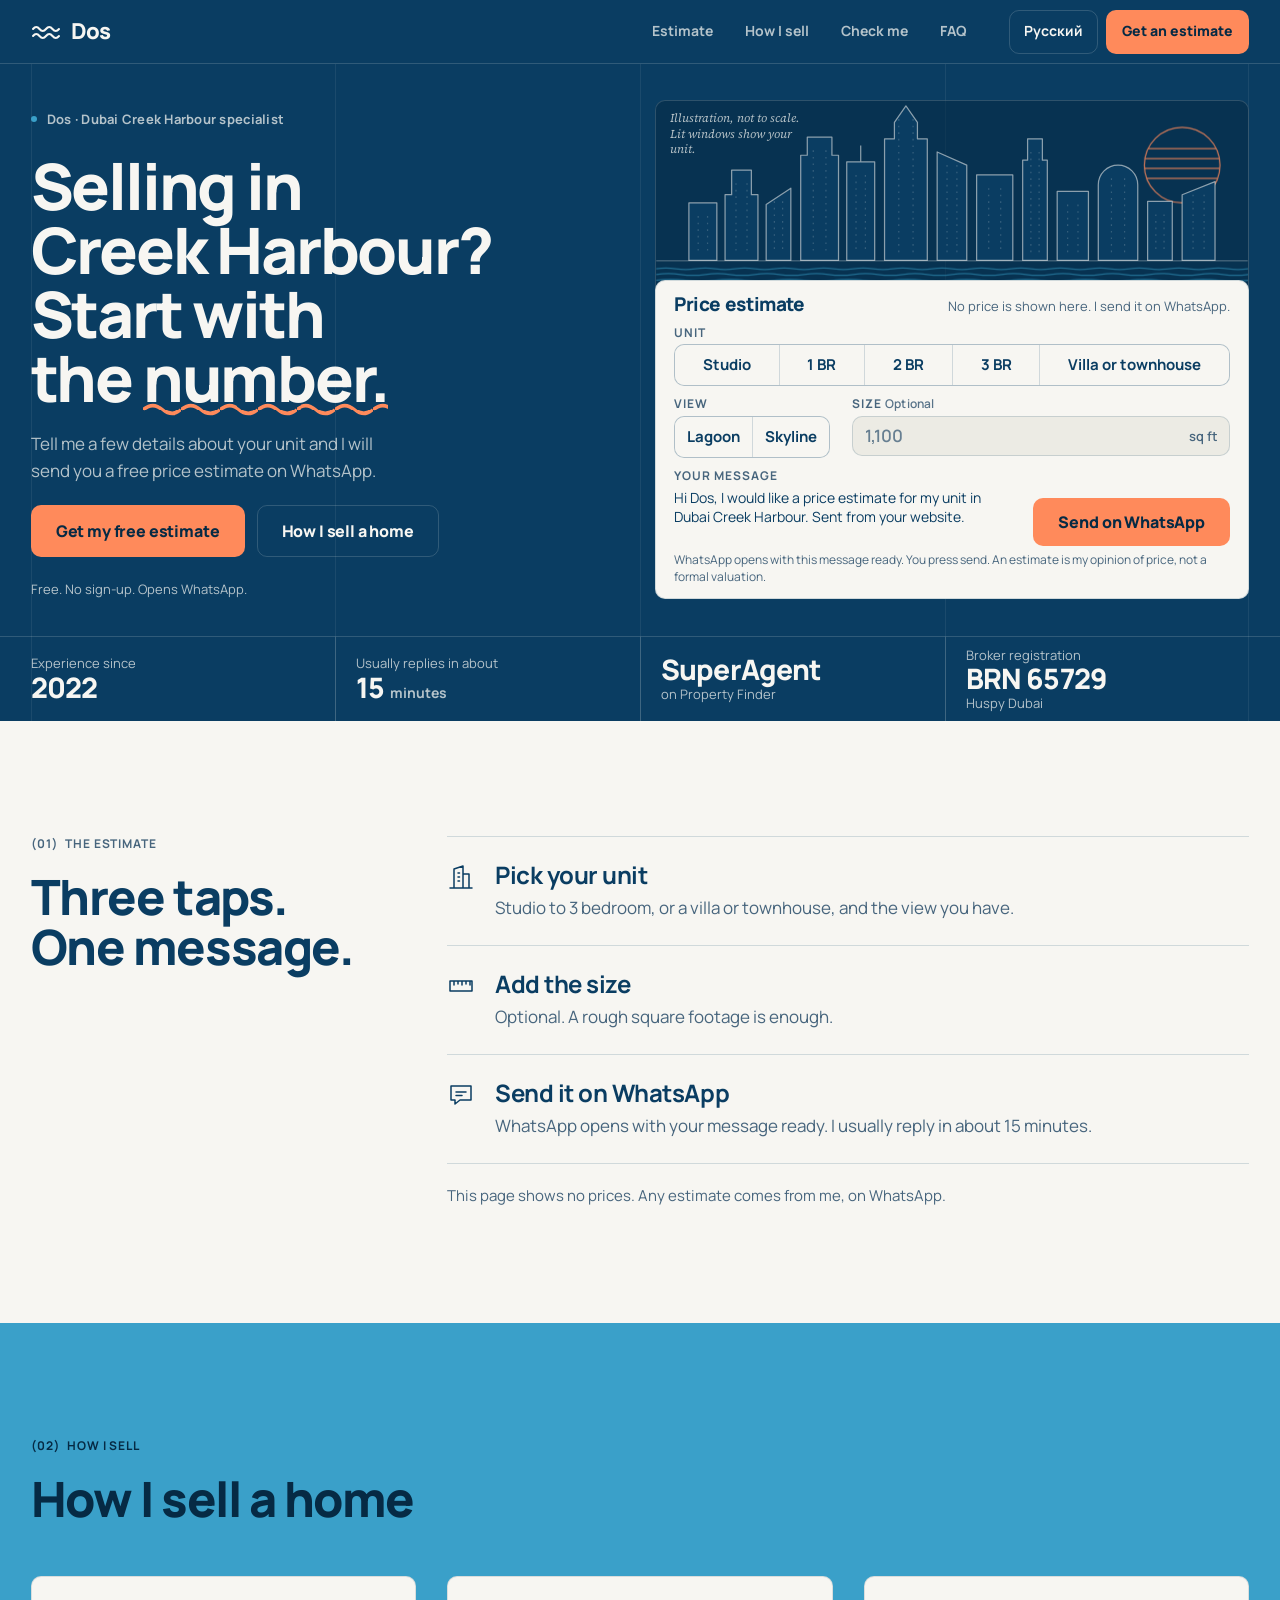
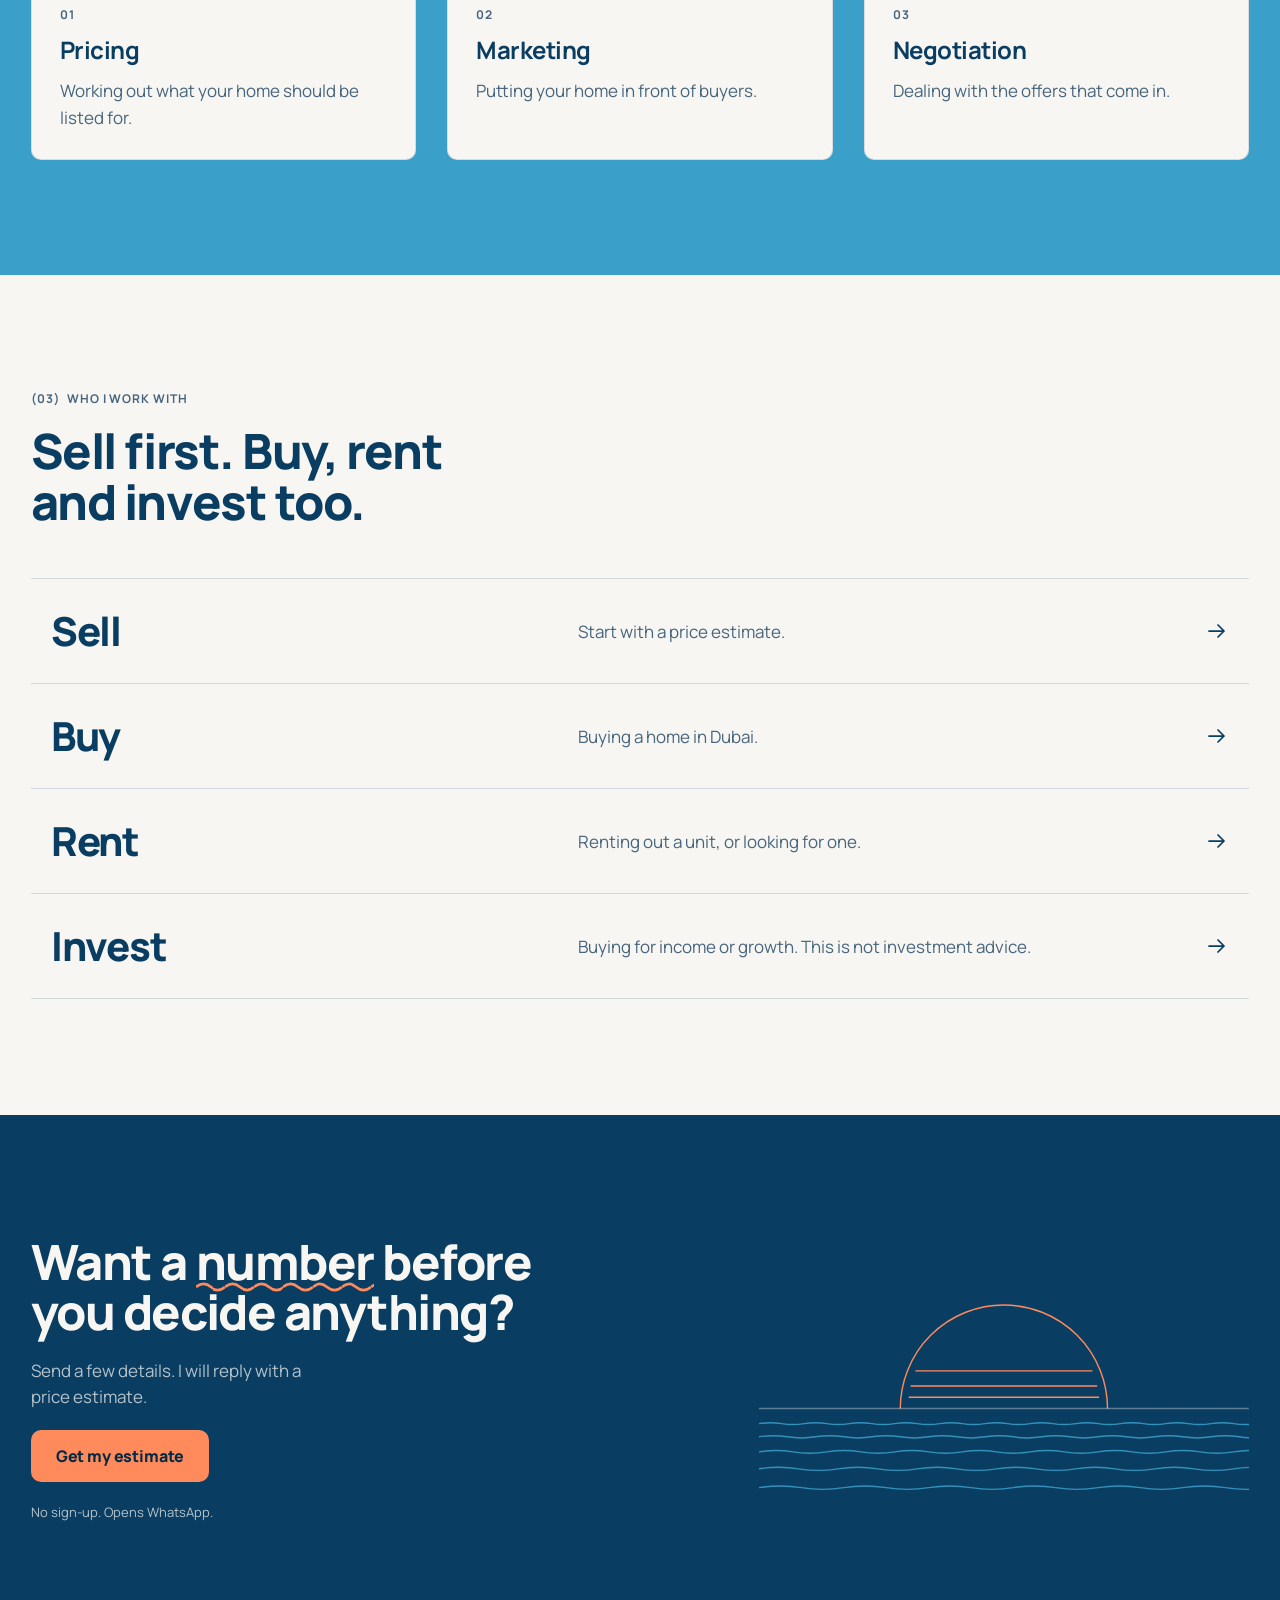
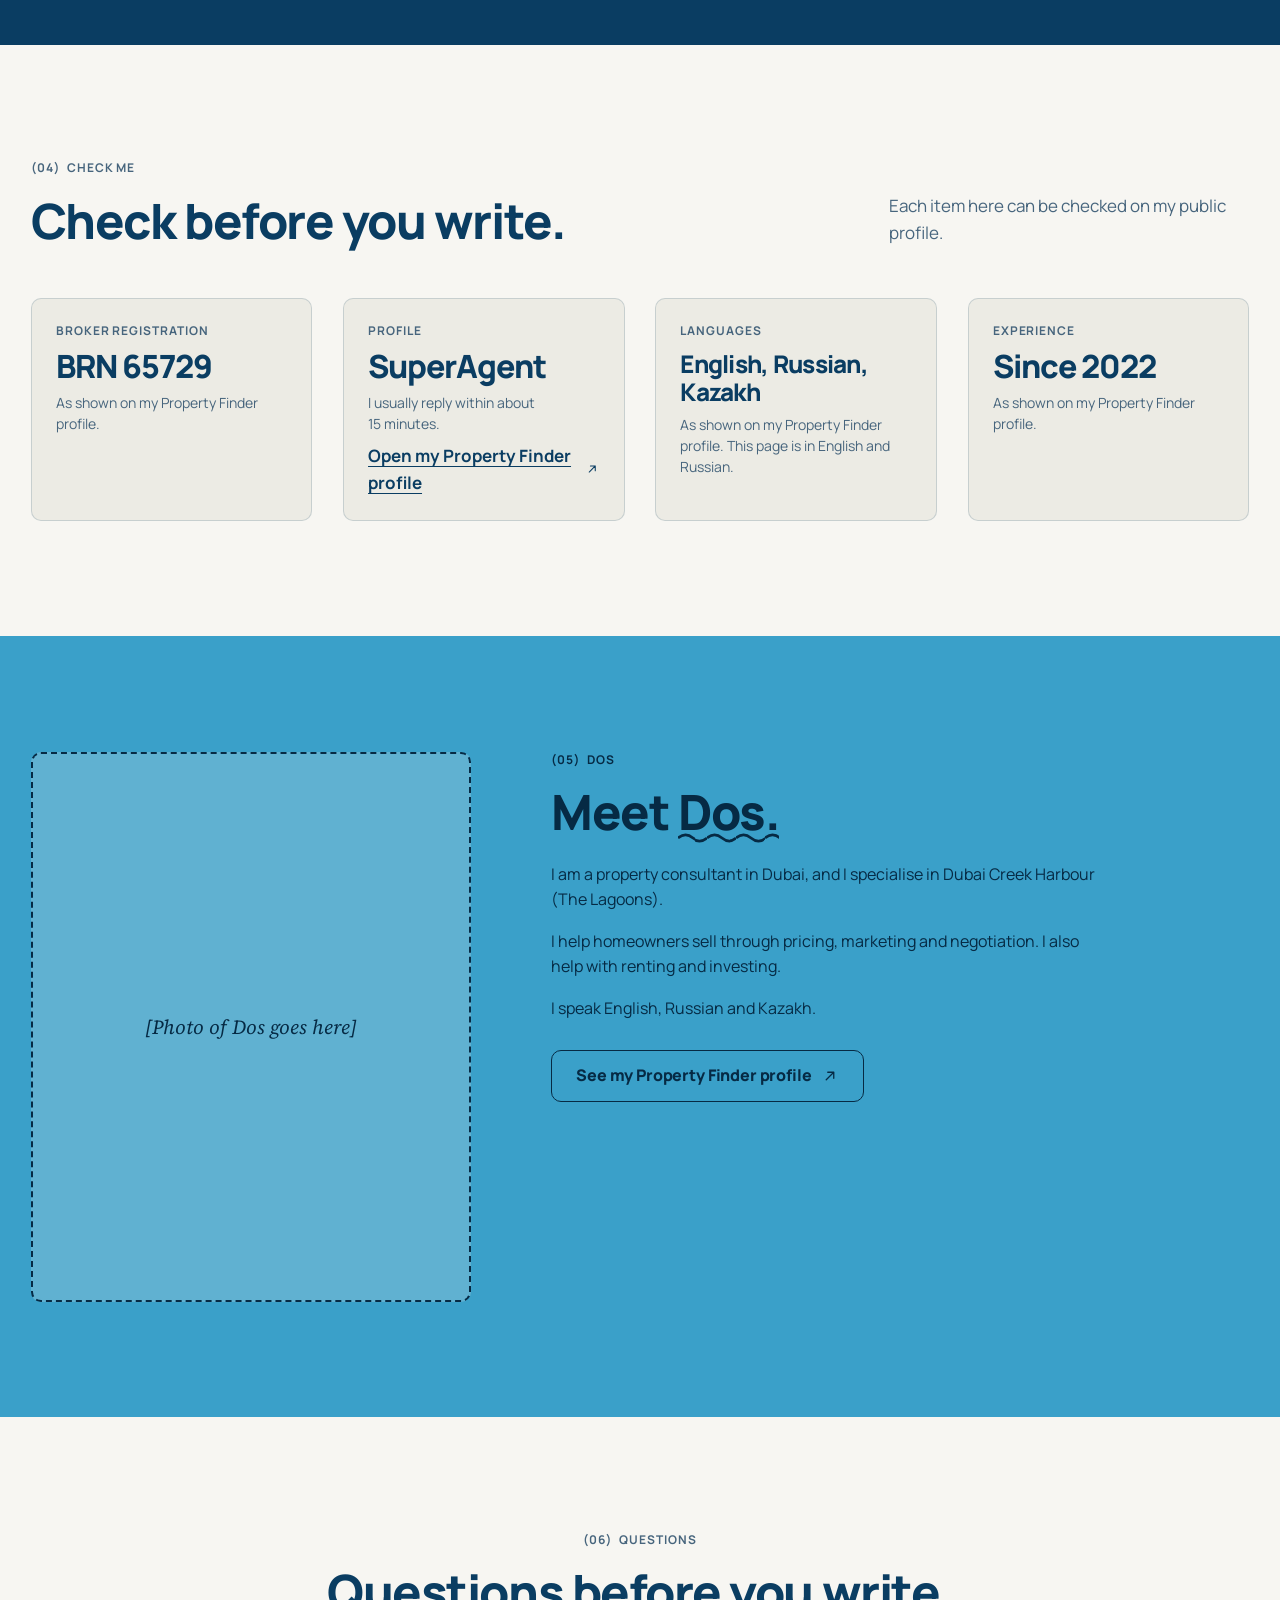
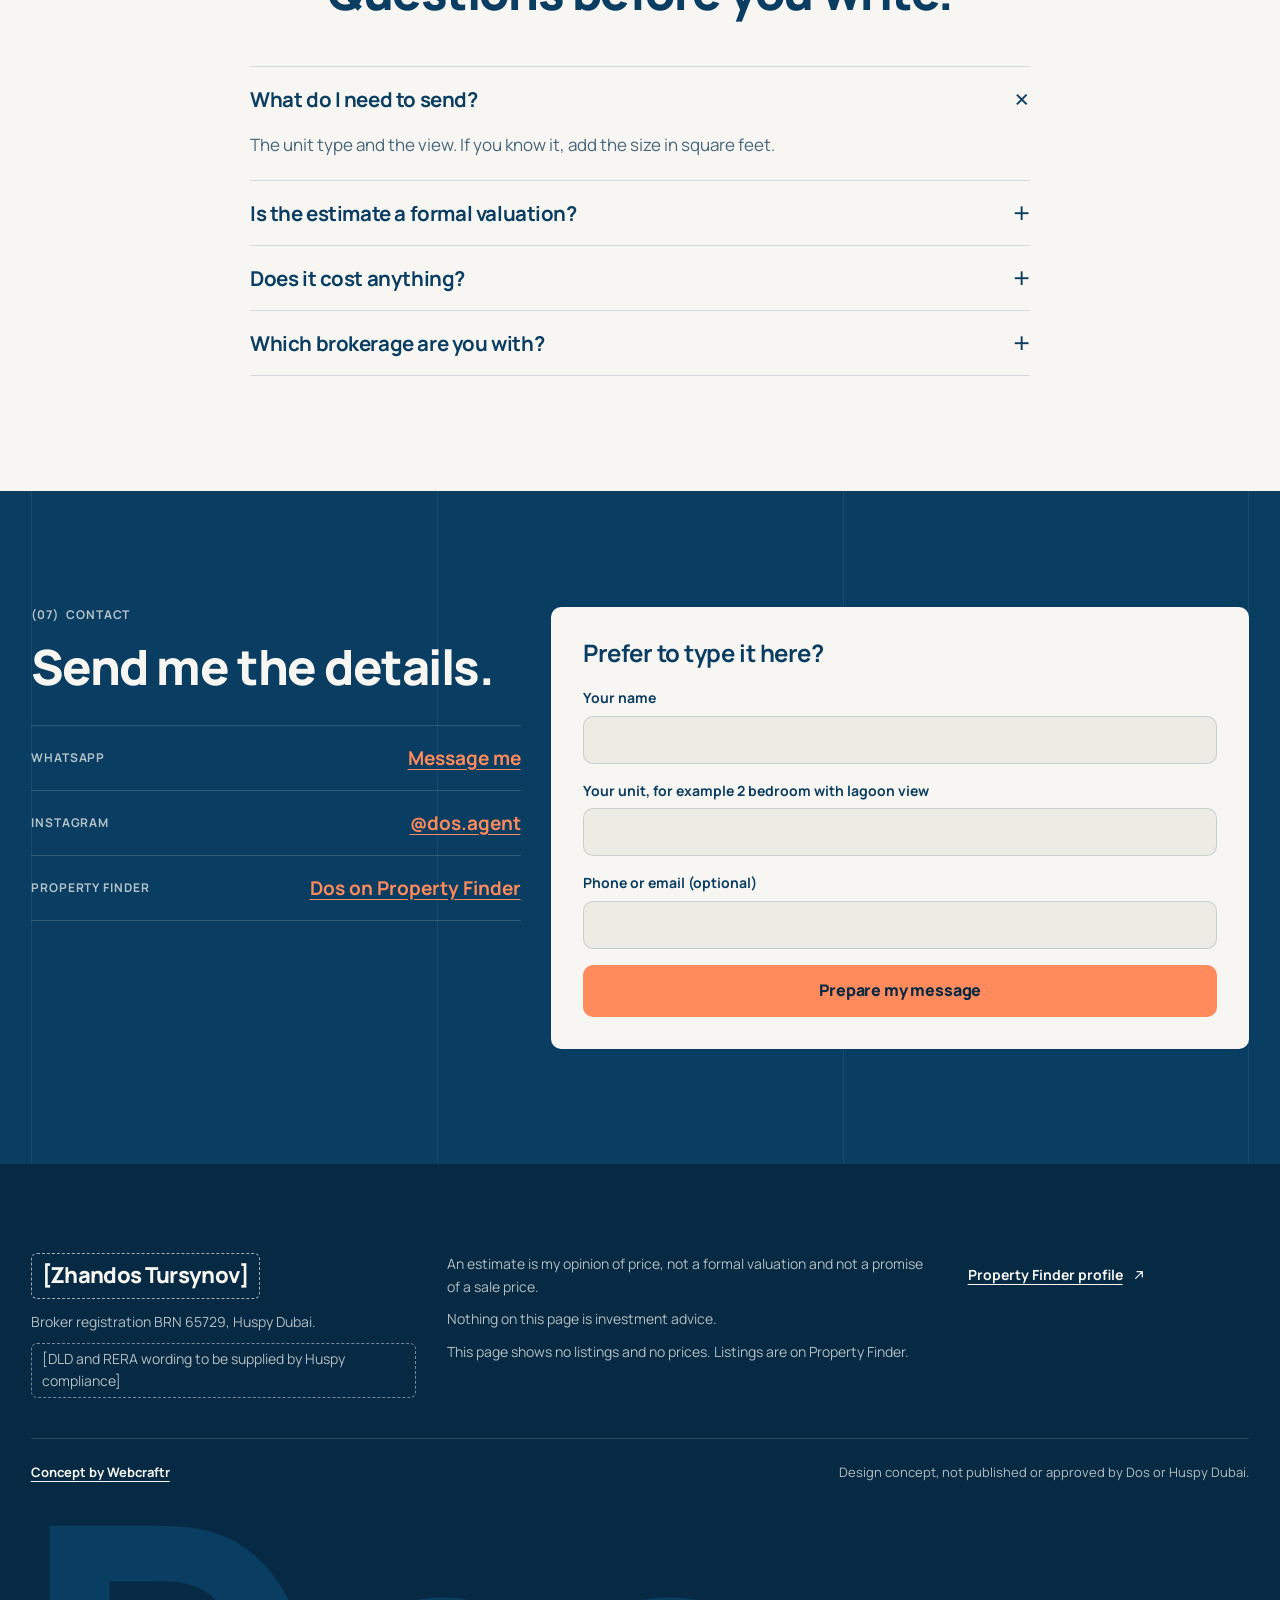
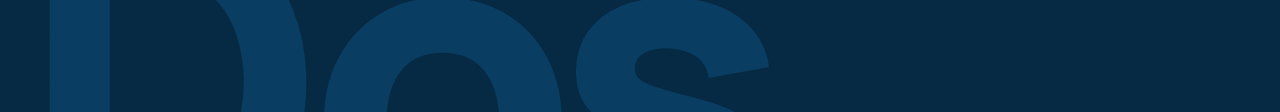
<file: 08-zhandos/index.html>
<!doctype html>
<html lang="en" data-lang="en">
<head>
<meta charset="utf-8">
<meta name="viewport" content="width=device-width, initial-scale=1">
<title>Dos &middot; Dubai Creek Harbour property consultant</title>
<meta name="description" content="Selling in Dubai Creek Harbour? Start with a price estimate on WhatsApp. English and Russian.">
<meta name="robots" content="noindex,nofollow">
<meta name="theme-color" content="#0a3d62">
<meta property="og:type" content="website">
<meta property="og:site_name" content="Dos">
<meta property="og:title" content="Selling in Creek Harbour? Start with the number.">
<meta property="og:description" content="Get a price estimate for your Creek Harbour unit on WhatsApp.">

<meta property="og:image" content="https://m-adib.github.io/webcraftr-concepts/08-zhandos/assets/og.png">
<meta property="og:image:width" content="1200">
<meta property="og:image:height" content="630">
<meta name="twitter:card" content="summary_large_image">
<meta name="twitter:title" content="Selling in Creek Harbour? Start with the number.">
<meta name="twitter:description" content="Get a price estimate for your Creek Harbour unit on WhatsApp.">
<meta name="twitter:image" content="https://m-adib.github.io/webcraftr-concepts/08-zhandos/assets/og.png">
<link rel="icon" href="assets/favicon.svg" type="image/svg+xml">
<link rel="preload" href="assets/fonts/manrope-latin-wght-normal.woff2" as="font" type="font/woff2" crossorigin>
<script>
/* Runs before first paint: language (?lang, then dos-lang, then en) and motion class. */
(function () {
  var d = document.documentElement, l = 'en';
  try {
    var q = new URLSearchParams(location.search).get('lang');
    if (q === 'ru' || q === 'en') { l = q; }
    else { var s = localStorage.getItem('dos-lang'); if (s === 'ru' || s === 'en') { l = s; } }
  } catch (e) {}
  d.lang = l; d.setAttribute('data-lang', l);
  var rm = false;
  try { rm = window.matchMedia('(prefers-reduced-motion: reduce)').matches; } catch (e) {}
  d.classList.add(rm ? 'no-motion' : 'motion');
  if (l === 'ru') { d.classList.add('i18n-pending'); }
})();
</script>
<link rel="stylesheet" href="css/styles.css">
</head>
<body>
<a class="skip" href="#main" data-i18n="a11y.skip">Skip to content</a>

<header class="hdr" id="hdr" data-hs="dark">
  <div class="wrap hdr-in">
    <a class="mark" href="#top" aria-label="Dos">
      <svg viewBox="0 0 30 20" width="30" height="20" fill="none" stroke="currentColor" stroke-width="2" stroke-linecap="round" aria-hidden="true" focusable="false"><path d="M2 7q3.25-4 6.5 0t6.5 0t6.5 0t6.5 0"/><path d="M2 14q3.25-4 6.5 0t6.5 0t6.5 0t6.5 0"/></svg>
      <span>Dos</span>
    </a>
    <nav class="nav" aria-label="Main navigation" data-i18n-attr="aria-label:aria.nav">
      <a href="#estimate" data-i18n="nav.estimate">Estimate</a>
      <a href="#sell" data-i18n="nav.how">How I sell</a>
      <a href="#proof" data-i18n="nav.proof">Check me</a>
      <a href="#faq" data-i18n="nav.faq">FAQ</a>
    </nav>
    <div class="hdr-r">
      <button type="button" class="lang" id="langBtn" lang="ru" data-i18n="lang.toggle" data-i18n-attr="title:aria.lang" title="Switch language">&#1056;&#1091;&#1089;&#1089;&#1082;&#1080;&#1081;</button>
      
      <a class="pill" href="https://wa.me/971000000000?text=Hi%20Dos%2C%20I%20would%20like%20a%20price%20estimate%20for%20my%20unit%20in%20Dubai%20Creek%20Harbour.%20Sent%20from%20your%20website." target="_blank" rel="noopener" data-wa="base" data-i18n="nav.cta">Get an estimate</a>
    </div>
  </div>
</header>

<main id="main" tabindex="-1">


<section id="top" class="hero scene dark" data-scene="dark" aria-labelledby="h1">
  <div class="grid-rules g5" aria-hidden="true"><i></i><i></i><i></i><i></i><i></i></div>
  <div class="wrap hero-in">
    <div class="hero-row">
      <div class="hero-copy">
        
        <p class="eyebrow rv"><span class="dot" aria-hidden="true"></span><span data-i18n="hero.eyebrow">Dos &middot; Dubai Creek&nbsp;Harbour specialist</span></p>
        <h1 id="h1" class="h1">
          <span class="ln l1 rv" style="--d:1" data-i18n="hero.h1.a">Selling in Creek&nbsp;Harbour?</span>
          <span class="ln l2 rv" style="--d:2"><span data-i18n="hero.h1.b">Start with the</span> <em class="ac" data-i18n="hero.h1.accent">number.</em></span>
        </h1>
        <p class="lead rv" style="--d:3" data-i18n="hero.lead">Tell me a few details about your unit and I will send you a free price estimate on WhatsApp.</p>
        <div class="btns rv" style="--d:4">
          <a class="btn btn-coral" id="heroCta" href="#estimate" data-i18n="hero.cta.primary">Get my free estimate</a>
          <a class="btn btn-ghost" href="#sell" data-i18n="hero.cta.secondary">How I sell a home</a>
        </div>
        
        <p class="note rv" style="--d:4" data-i18n="hero.note">Free. No sign-up. Opens WhatsApp.</p>
      </div>

      <div class="hero-obj rv" style="--d:2">
        <figure class="harbour" id="harbour" data-unit="" data-view="" data-n="0">
          <svg viewBox="0 46 720 238" preserveAspectRatio="xMidYMax meet" aria-hidden="true" focusable="false">
            <g class="sun">
              <circle class="draw" cx="640" cy="124" r="46" pathLength="1"/>
              <path class="slit" d="M598.6 104H681.4M594.7 116H685.3M594.2 128H685.8M596.9 140H683.1"/>
            </g>
            <g class="towers">
              <path class="tower draw" style="--i:0" pathLength="1" d="M40 240V170H74V240Z"/>
              <path class="tower draw" style="--i:1" pathLength="1" d="M84 240V160H92V130H116V160H124V240Z"/>
              <path class="tower draw" style="--i:2" pathLength="1" d="M134 240V172L164 152V240Z"/>
              <path class="tower draw unit" style="--i:3" pathLength="1" d="M176 240V112H184V90H214V112H222V240Z"/>
              <path class="tower draw" style="--i:4" pathLength="1" d="M232 240V120H266V240ZM249 120V100"/>
              <path class="tower draw" style="--i:5" pathLength="1" d="M278 240V92H290V72L304 52L318 72V92H330V240Z"/>
              <path class="tower draw" style="--i:6" pathLength="1" d="M342 240V108L378 124V240Z"/>
              <path class="tower draw" style="--i:7" pathLength="1" d="M390 240V136H434V240Z"/>
              <path class="tower draw" style="--i:8" pathLength="1" d="M446 240V118H452V92H470V118H476V240Z"/>
              <path class="tower draw" style="--i:9" pathLength="1" d="M488 240V156H526V240Z"/>
              <path class="tower draw" style="--i:10" pathLength="1" d="M538 240V148A24 24 0 0 1 586 148V240Z"/>
              <path class="tower draw" style="--i:11" pathLength="1" d="M598 240V168H628V240Z"/>
              <path class="tower draw" style="--i:12" pathLength="1" d="M640 240V160L680 144V240Z"/>
            </g>
            <path class="winlines" d="M51.3 186V232M62.7 186V232M97.3 146V232M110.7 146V232M144 168V232M154 168V232M191.3 106V232M206.7 106V232M243.3 136V232M254.7 136V232M295.3 68V232M312.7 68V232M354 124V232M366 124V232M404.7 152V232M419.3 152V232M456 108V232M466 108V232M500.7 172V232M513.3 172V232M554 140V232M570 140V232M608 184V232M618 184V232M653.3 160V232M666.7 160V232"/>
            <g class="lit">
              <rect class="w" x="190" y="157" width="7" height="7" rx="1"/>
              <rect class="w" x="201" y="157" width="7" height="7" rx="1"/>
              <rect class="w" x="190" y="168" width="7" height="7" rx="1"/>
              <rect class="w" x="201" y="168" width="7" height="7" rx="1"/>
            </g>
            <g class="lit lit-v">
              <rect class="w" x="47" y="190" width="7" height="7" rx="1"/>
              <rect class="w" x="60" y="190" width="7" height="7" rx="1"/>
              <rect class="w" x="47" y="201" width="7" height="7" rx="1"/>
              <rect class="w" x="60" y="201" width="7" height="7" rx="1"/>
            </g>
            <path class="horizon draw" d="M0 240H720" pathLength="1"/>
            <g class="ripples">
              <path class="ripple draw" style="--i:0" pathLength="1" d="M0 250q12 -1.8 24 0t24 0t24 0t24 0t24 0t24 0t24 0t24 0t24 0t24 0t24 0t24 0t24 0t24 0t24 0t24 0t24 0t24 0t24 0t24 0t24 0t24 0t24 0t24 0t24 0t24 0t24 0t24 0t24 0t24 0t24 0"/>
              <path class="ripple draw" style="--i:1" pathLength="1" d="M0 257q15 -2.2 30 0t30 0t30 0t30 0t30 0t30 0t30 0t30 0t30 0t30 0t30 0t30 0t30 0t30 0t30 0t30 0t30 0t30 0t30 0t30 0t30 0t30 0t30 0t30 0t30 0"/>
              <path class="ripple draw" style="--i:2" pathLength="1" d="M0 264q18 -2.5 36 0t36 0t36 0t36 0t36 0t36 0t36 0t36 0t36 0t36 0t36 0t36 0t36 0t36 0t36 0t36 0t36 0t36 0t36 0t36 0t36 0"/>
              <path class="ripple draw" style="--i:3" pathLength="1" d="M0 272q21 -2.8 42 0t42 0t42 0t42 0t42 0t42 0t42 0t42 0t42 0t42 0t42 0t42 0t42 0t42 0t42 0t42 0t42 0t42 0t42 0"/>
              <path class="ripple draw" style="--i:4" pathLength="1" d="M0 281q22.5 -3 45 0t45 0t45 0t45 0t45 0t45 0t45 0t45 0t45 0t45 0t45 0t45 0t45 0t45 0t45 0t45 0t45 0"/>
            </g>
          </svg>
          <figcaption data-i18n="est.caption">Illustration, not to scale. Lit windows show your unit.</figcaption>
        </figure>

        
        <form id="estimate" class="est" novalidate autocomplete="off" aria-labelledby="est-t">
          <div class="est-head">
            <h2 id="est-t" class="est-title" data-i18n="est.title">Price estimate</h2>
            <p class="est-note" data-i18n="est.note">No price is shown here. I send it on WhatsApp.</p>
          </div>
          <div class="est-grid">
            <fieldset class="fs fs-unit">
              <legend data-i18n="est.unit.label">Unit</legend>
              <div class="sg">
                <label class="sg-i"><input type="radio" name="unit" value="studio"><span data-i18n="est.unit.studio">Studio</span></label>
                <label class="sg-i"><input type="radio" name="unit" value="1br"><span data-i18n="est.unit.1br">1 BR</span></label>
                <label class="sg-i"><input type="radio" name="unit" value="2br"><span data-i18n="est.unit.2br">2 BR</span></label>
                <label class="sg-i"><input type="radio" name="unit" value="3br"><span data-i18n="est.unit.3br">3 BR</span></label>
                <label class="sg-i"><input type="radio" name="unit" value="villa"><span data-i18n="est.unit.villa">Villa or townhouse</span></label>
              </div>
            </fieldset>
            <fieldset class="fs fs-view">
              <legend data-i18n="est.view.label">View</legend>
              <div class="sg">
                <label class="sg-i"><input type="radio" name="view" value="lagoon"><span data-i18n="est.view.lagoon">Lagoon</span></label>
                <label class="sg-i"><input type="radio" name="view" value="skyline"><span data-i18n="est.view.skyline">Skyline</span></label>
              </div>
            </fieldset>
            <div class="fs fs-size">
              <label for="size" class="lg"><span data-i18n="est.size.label">Size</span> <span class="opt" data-i18n="est.size.hint">Optional</span></label>
              <div class="size-box">
                <input id="size" name="size" type="text" inputmode="numeric" autocomplete="off" maxlength="8" placeholder="1,100">
                <span class="suf" data-i18n="est.size.suffix">sq&nbsp;ft</span>
              </div>
            </div>
          </div>
          <div class="hp" aria-hidden="true"><label>Leave this field empty <input type="text" name="company" tabindex="-1" autocomplete="off"></label></div>
          <div class="est-foot">
            <div class="prev">
              <span class="lg" data-i18n="est.preview.label">Your message</span>
              <p class="prev-text" id="prevText" aria-hidden="true"><span class="seg" data-seg="base" data-i18n="msg.base">Hi Dos, I would like a price estimate for my unit in Dubai Creek Harbour.</span> <span class="seg" data-seg="unit" hidden></span> <span class="seg" data-seg="view" hidden></span> <span class="seg" data-seg="size" hidden></span> <span class="seg" data-seg="close" data-i18n="msg.close">Sent from your website.</span></p>
              <p class="sr" id="liveMsg" role="status" aria-live="polite" aria-atomic="true"></p>
            </div>
            <a class="btn btn-coral" id="send" href="https://wa.me/971000000000?text=Hi%20Dos%2C%20I%20would%20like%20a%20price%20estimate%20for%20my%20unit%20in%20Dubai%20Creek%20Harbour.%20Sent%20from%20your%20website." target="_blank" rel="noopener" data-i18n="est.send">Send on WhatsApp</a>
          </div>
          <p class="est-legal"><span data-i18n="est.wa">WhatsApp opens with this message ready. You press send.</span> <span data-i18n="est.legal">An estimate is my opinion of price, not a formal valuation.</span></p>
        </form>
      </div>
    </div>
  </div>

  <div class="strip">
    <div class="wrap strip-in">
      
      <div class="cell rf"><span class="k" data-i18n="proof.exp.pre">Experience since</span><span class="v" data-i18n="proof.exp.val">2022</span></div>
      
      <div class="cell rf" style="--d:1"><span class="k" data-i18n="proof.reply.pre">Usually replies in about</span><span class="v"><span data-count="15">15</span> <small data-i18n="proof.reply.post">minutes</small></span></div>
      
      <div class="cell rf" style="--d:2"><span class="v" data-i18n="proof.super.big">SuperAgent</span><span class="k" data-i18n="proof.super.sm">on Property Finder</span></div>
      
      <div class="cell rf" style="--d:3"><span class="k" data-i18n="proof.brn.pre">Broker registration</span><span class="v" data-i18n="proof.brn.val">BRN 65729</span><span class="k k2" data-i18n="proof.brn.post">Huspy Dubai</span></div>
    </div>
  </div>
</section>


<section id="how" class="sec scene light" data-scene="light" aria-labelledby="how-h">
  <div class="wrap g12">
    <div class="c4 rv">
      <p class="slate"><span>(01)</span> <span data-i18n="slate.how">The estimate</span></p>
      <h2 id="how-h" class="h2" data-i18n="how.h2">Three taps. One message.</h2>
    </div>
    <div class="c8">
      <ol class="steps">
        <li class="rv" style="--d:1">
          <svg class="ico" viewBox="0 0 28 28" width="28" height="28" fill="none" stroke="currentColor" stroke-width="1.5" stroke-linecap="round" stroke-linejoin="round" aria-hidden="true" focusable="false"><path d="M7 25V6l9-3v22M16 11h6v14M3 25h22M11 10h1.5M11 14h1.5M11 18h1.5"/></svg>
          <div><h3 data-i18n="how.1.title">Pick your unit</h3><p data-i18n="how.1.text">Studio to 3 bedroom, or a villa or townhouse, and the view you have.</p></div>
        </li>
        <li class="rv" style="--d:2">
          <svg class="ico" viewBox="0 0 28 28" width="28" height="28" fill="none" stroke="currentColor" stroke-width="1.5" stroke-linecap="round" stroke-linejoin="round" aria-hidden="true" focusable="false"><path d="M3 9h22v10H3zM7 9v4M11 9v3M15 9v4M19 9v3M23 9v4"/></svg>
          <div><h3 data-i18n="how.2.title">Add the size</h3><p data-i18n="how.2.text">Optional. A rough square footage is enough.</p></div>
        </li>
        <li class="rv" style="--d:3">
          <svg class="ico" viewBox="0 0 28 28" width="28" height="28" fill="none" stroke="currentColor" stroke-width="1.5" stroke-linecap="round" stroke-linejoin="round" aria-hidden="true" focusable="false"><path d="M4 5h20v14H13l-5 4v-4H4zM9 11h10M9 14.5h6"/></svg>
          
          <div><h3 data-i18n="how.3.title">Send it on WhatsApp</h3><p data-i18n="how.3.text">WhatsApp opens with your message ready. I usually reply in about 15&nbsp;minutes.</p></div>
        </li>
      </ol>
      <p class="how-note rv" data-i18n="how.note">This page shows no prices. Any estimate comes from me, on WhatsApp.</p>
    </div>
  </div>
</section>



<section id="sell" class="sec scene mid" data-scene="mid" aria-labelledby="sell-h">
  <div class="wrap">
    <div class="sec-head rv">
      <p class="slate"><span>(02)</span> <span data-i18n="slate.sell">How I sell</span></p>
      <h2 id="sell-h" class="h2" data-i18n="sell.h2">How I sell a home</h2>
    </div>
    <div class="cards3">
      <article class="card rv" style="--d:1"><p class="card-n">01</p><h3 data-i18n="sell.1.title">Pricing</h3><p data-i18n="sell.1.text">Working out what your home should be listed for.</p></article>
      <article class="card rv" style="--d:2"><p class="card-n">02</p><h3 data-i18n="sell.2.title">Marketing</h3><p data-i18n="sell.2.text">Putting your home in front of buyers.</p></article>
      <article class="card rv" style="--d:3"><p class="card-n">03</p><h3 data-i18n="sell.3.title">Negotiation</h3><p data-i18n="sell.3.text">Dealing with the offers that come in.</p></article>
    </div>
  </div>
</section>



<section id="who" class="sec scene light" data-scene="light" aria-labelledby="who-h">
  <div class="wrap">
    <div class="sec-head rv">
      <p class="slate"><span>(03)</span> <span data-i18n="slate.who">Who I work with</span></p>
      <h2 id="who-h" class="h2" data-i18n="who.h2">Sell first. Buy, rent and invest too.</h2>
    </div>
    <div class="rows">
      <a class="row rv" href="https://wa.me/971000000000?text=Hi%20Dos%2C%20I%20would%20like%20a%20price%20estimate%20for%20my%20unit%20in%20Dubai%20Creek%20Harbour.%20Sent%20from%20your%20website." target="_blank" rel="noopener" data-wa="sell"><span class="row-t" data-i18n="who.sell.title">Sell</span><span class="row-l" data-i18n="who.sell.line">Start with a price estimate.</span><svg class="arr" viewBox="0 0 24 24" width="24" height="24" fill="none" stroke="currentColor" stroke-width="1.75" stroke-linecap="round" stroke-linejoin="round" aria-hidden="true" focusable="false"><path d="M4 12h15M13 6l6 6-6 6"/></svg></a>
      <a class="row rv" style="--d:1" href="https://wa.me/971000000000?text=Hi%20Dos%2C%20I%20am%20looking%20to%20buy%20a%20property%20in%20Dubai%20and%20would%20like%20to%20talk%20through%20options.%20Sent%20from%20your%20website." target="_blank" rel="noopener" data-wa="buy"><span class="row-t" data-i18n="who.buy.title">Buy</span><span class="row-l" data-i18n="who.buy.line">Buying a home in Dubai.</span><svg class="arr" viewBox="0 0 24 24" width="24" height="24" fill="none" stroke="currentColor" stroke-width="1.75" stroke-linecap="round" stroke-linejoin="round" aria-hidden="true" focusable="false"><path d="M4 12h15M13 6l6 6-6 6"/></svg></a>
      <a class="row rv" style="--d:2" href="https://wa.me/971000000000?text=Hi%20Dos%2C%20I%20would%20like%20to%20talk%20about%20renting%20a%20property%20in%20Dubai.%20Sent%20from%20your%20website." target="_blank" rel="noopener" data-wa="rent"><span class="row-t" data-i18n="who.rent.title">Rent</span><span class="row-l" data-i18n="who.rent.line">Renting out a unit, or looking for one.</span><svg class="arr" viewBox="0 0 24 24" width="24" height="24" fill="none" stroke="currentColor" stroke-width="1.75" stroke-linecap="round" stroke-linejoin="round" aria-hidden="true" focusable="false"><path d="M4 12h15M13 6l6 6-6 6"/></svg></a>
      <a class="row rv" style="--d:3" href="https://wa.me/971000000000?text=Hi%20Dos%2C%20I%20would%20like%20to%20talk%20about%20buying%20a%20property%20in%20Dubai%20as%20an%20investment.%20Sent%20from%20your%20website." target="_blank" rel="noopener" data-wa="invest"><span class="row-t" data-i18n="who.invest.title">Invest</span><span class="row-l" data-i18n="who.invest.line">Buying for income or growth. This is not investment advice.</span><svg class="arr" viewBox="0 0 24 24" width="24" height="24" fill="none" stroke="currentColor" stroke-width="1.75" stroke-linecap="round" stroke-linejoin="round" aria-hidden="true" focusable="false"><path d="M4 12h15M13 6l6 6-6 6"/></svg></a>
    </div>
  </div>
</section>



<section id="band" class="sec band scene dark" data-scene="dark" aria-labelledby="band-h">
  <div class="wrap band-in">
    <div class="band-l">
      <h2 id="band-h" class="h2 rv" data-i18n="band.h2">Want a <em class="ac">number</em> before you decide anything?</h2>
      <p class="lead rv" style="--d:1" data-i18n="band.text">Send a few details. I will reply with a price estimate.</p>
      <div class="rv" style="--d:2"><a class="btn btn-coral" href="https://wa.me/971000000000?text=Hi%20Dos%2C%20I%20would%20like%20a%20price%20estimate%20for%20my%20unit%20in%20Dubai%20Creek%20Harbour.%20Sent%20from%20your%20website." target="_blank" rel="noopener" data-wa="base" data-i18n="band.cta">Get my estimate</a></div>
      <p class="note rv" style="--d:2" data-i18n="band.note">No sign-up. Opens WhatsApp.</p>
    </div>
    <div class="band-art" id="bandArt" aria-hidden="true">
      <svg viewBox="0 0 520 300" preserveAspectRatio="xMidYMid meet" focusable="false">
        <g class="b-sun">
          <path class="draw" d="M150 180A110 110 0 0 1 370 180" pathLength="1"/>
          <path class="slit" d="M166 140H354M161 156H359M159 168H361"/>
        </g>
        <path class="b-hor draw" d="M0 180H520" pathLength="1"/>
        <g class="b-rip">
          <path class="ripple draw" style="--i:0" pathLength="1" d="M0 196q12 -2 24 0t24 0t24 0t24 0t24 0t24 0t24 0t24 0t24 0t24 0t24 0t24 0t24 0t24 0t24 0t24 0t24 0t24 0t24 0t24 0t24 0t24 0t24 0"/>
          <path class="ripple draw" style="--i:1" pathLength="1" d="M0 210q15 -2.4 30 0t30 0t30 0t30 0t30 0t30 0t30 0t30 0t30 0t30 0t30 0t30 0t30 0t30 0t30 0t30 0t30 0t30 0t30 0"/>
          <path class="ripple draw" style="--i:2" pathLength="1" d="M0 226q18 -2.8 36 0t36 0t36 0t36 0t36 0t36 0t36 0t36 0t36 0t36 0t36 0t36 0t36 0t36 0t36 0t36 0"/>
          <path class="ripple draw" style="--i:3" pathLength="1" d="M0 244q21 -3.2 42 0t42 0t42 0t42 0t42 0t42 0t42 0t42 0t42 0t42 0t42 0t42 0t42 0t42 0"/>
          <path class="ripple draw" style="--i:4" pathLength="1" d="M0 264q22.5 -3.6 45 0t45 0t45 0t45 0t45 0t45 0t45 0t45 0t45 0t45 0t45 0t45 0t45 0"/>
        </g>
      </svg>
    </div>
  </div>
</section>


<section id="proof" class="sec scene light" data-scene="light" aria-labelledby="proof-h">
  <div class="wrap">
    <div class="proof-head rv">
      <div>
        <p class="slate"><span>(04)</span> <span data-i18n="slate.proof">Check me</span></p>
        <h2 id="proof-h" class="h2" data-i18n="proof.h2">Check before you write.</h2>
      </div>
      <p class="side-text" data-i18n="proof.text">Each item here can be checked on my public profile.</p>
    </div>
    <div class="pcards">
      
      <article class="pcard rv" style="--d:1">
        <p class="lg" data-i18n="card.lic.label">Broker registration</p>
        <p class="big" data-i18n="card.lic.value">BRN 65729</p>
        <p class="sm" data-i18n="card.lic.note">As shown on my Property Finder profile.</p>
      </article>
      
      <article class="pcard rv" style="--d:2">
        <p class="lg" data-i18n="card.pf.label">Profile</p>
        <p class="big" data-i18n="card.pf.value">SuperAgent</p>
        <p class="sm" data-i18n="card.pf.note">I usually reply within about 15&nbsp;minutes.</p>
        
        <a class="tlink" href="https://www.propertyfinder.ae/en/agent/zhandos-tursynov-308587" target="_blank" rel="noopener"><span data-i18n="card.pf.link">Open my Property Finder profile</span><svg viewBox="0 0 24 24" width="18" height="18" fill="none" stroke="currentColor" stroke-width="1.75" stroke-linecap="round" stroke-linejoin="round" aria-hidden="true" focusable="false"><path d="M7 17L17 7M9 7h8v8"/></svg></a>
      </article>
      
      <article class="pcard rv" style="--d:3">
        <p class="lg" data-i18n="card.lang.label">Languages</p>
        <p class="big big-s" data-i18n="card.lang.value">English, Russian, Kazakh</p>
        <p class="sm" data-i18n="card.lang.note">As shown on my Property Finder profile. This page is in English and Russian.</p>
      </article>
      
      <article class="pcard rv" style="--d:4">
        <p class="lg" data-i18n="card.exp.label">Experience</p>
        <p class="big" data-i18n="card.exp.value">Since 2022</p>
        <p class="sm" data-i18n="card.exp.note">As shown on my Property Finder profile.</p>
      </article>
    </div>
  </div>
</section>


<section id="dos" class="sec scene mid" data-scene="mid" aria-labelledby="dos-h">
  <div class="wrap g12">
    <div class="c5 rv">
      
      <div class="portrait ph" role="img" aria-label="Portrait of Dos, to be added"><span data-i18n="dos.portrait">[Photo of Dos goes here]</span></div>
    </div>
    <div class="c7">
      <p class="slate rv"><span>(05)</span> <span data-i18n="slate.dos">Dos</span></p>
      <h2 id="dos-h" class="h2 rv" data-i18n="dos.h2">Meet <em class="ac">Dos.</em></h2>
      
      <p class="body rv" style="--d:1" data-i18n="dos.p1">I am a property consultant in Dubai, and I specialise in Dubai Creek&nbsp;Harbour (The Lagoons).</p>
      <p class="body rv" style="--d:1" data-i18n="dos.p2">I help homeowners sell through pricing, marketing and negotiation. I also help with renting and investing.</p>
      
      <p class="body rv" style="--d:2" data-i18n="dos.p3">I speak English, Russian and Kazakh.</p>
      <div class="rv" style="--d:3"><a class="btn btn-line" href="https://www.propertyfinder.ae/en/agent/zhandos-tursynov-308587" target="_blank" rel="noopener"><span data-i18n="dos.cta">See my Property Finder profile</span><svg viewBox="0 0 24 24" width="18" height="18" fill="none" stroke="currentColor" stroke-width="1.75" stroke-linecap="round" stroke-linejoin="round" aria-hidden="true" focusable="false"><path d="M7 17L17 7M9 7h8v8"/></svg></a></div>
    </div>
  </div>
</section>


<section id="faq" class="sec scene light" data-scene="light" aria-labelledby="faq-h">
  <div class="wrap faq-wrap">
    <div class="faq-head rv">
      <p class="slate"><span>(06)</span> <span data-i18n="slate.faq">Questions</span></p>
      <h2 id="faq-h" class="h2" data-i18n="faq.h2">Questions before you write.</h2>
    </div>
    <div class="faq" role="group" aria-label="Questions and answers" data-i18n-attr="aria-label:aria.faq">
      <details name="faq" class="rv" open><summary data-i18n="faq.q1">What do I need to send?</summary><p data-i18n="faq.a1">The unit type and the view. If you know it, add the size in square feet.</p></details>
      <details name="faq" class="rv" style="--d:1"><summary data-i18n="faq.q2">Is the estimate a formal valuation?</summary><p data-i18n="faq.a2">No. It is my opinion of price, not a formal valuation and not a promise of what a buyer will pay.</p></details>
      
      <details name="faq" class="rv" style="--d:2"><summary data-i18n="faq.q3">Does it cost anything?</summary><p class="ph" data-i18n="faq.a3">[Dos to confirm what the estimate costs and how his fee works. This page quotes no amounts.]</p></details>
      
      <details name="faq" class="rv" style="--d:3"><summary data-i18n="faq.q4">Which brokerage are you with?</summary><p data-i18n="faq.a4">I work at Huspy Dubai, broker registration number BRN 65729. Both are shown on my Property Finder profile.</p></details>
    </div>
  </div>
</section>


<section id="contact" class="sec scene dark" data-scene="dark" aria-labelledby="contact-h">
  <div class="grid-rules" aria-hidden="true"><i></i><i></i><i></i><i></i></div>
  <div class="wrap g12 contact-in">
    <div class="c5">
      <p class="slate rv"><span>(07)</span> <span data-i18n="slate.contact">Contact</span></p>
      <h2 id="contact-h" class="h2 rv" data-i18n="contact.h2">Send me the details.</h2>
      <ul class="crows">
        <li class="rv" style="--d:1"><span class="k" data-i18n="contact.wa.label">WhatsApp</span><a class="v" href="https://wa.me/971000000000?text=Hi%20Dos%2C%20I%20would%20like%20a%20price%20estimate%20for%20my%20unit%20in%20Dubai%20Creek%20Harbour.%20Sent%20from%20your%20website." target="_blank" rel="noopener" data-wa="base" data-i18n="contact.wa.value">Message me</a></li>
        
        <li class="rv" style="--d:2"><span class="k" data-i18n="contact.ig.label">Instagram</span><a class="v" href="https://www.instagram.com/dos.agent/" target="_blank" rel="noopener" data-i18n="contact.ig.value">@dos.agent</a></li>
        <li class="rv" style="--d:3"><span class="k" data-i18n="contact.pf.label">Property Finder</span><a class="v" href="https://www.propertyfinder.ae/en/agent/zhandos-tursynov-308587" target="_blank" rel="noopener" data-i18n="contact.pf.value">Dos on Property Finder</a></li>
      </ul>
    </div>
    <div class="c7">
      
      <form id="contactForm" class="formcard rv" novalidate autocomplete="off" aria-labelledby="cf-t" data-state="edit">
        <h3 id="cf-t" class="cf-title" data-i18n="form.title">Prefer to type it here?</h3>
        <div class="cf-fields">
          <div class="field"><label for="cf-name" data-i18n="form.name">Your name</label><input id="cf-name" name="name" type="text" autocomplete="name" aria-describedby="cf-err"></div>
          <div class="field"><label for="cf-unit" data-i18n="form.unit">Your unit, for example 2 bedroom with lagoon view</label><input id="cf-unit" name="unit" type="text" autocomplete="off"></div>
          <div class="field"><label for="cf-contact" data-i18n="form.contact">Phone or email (optional)</label><input id="cf-contact" name="contact" type="text" autocomplete="off"></div>
          <div class="hp" aria-hidden="true"><label><span data-i18n="form.hp">Leave this field empty</span> <input type="text" name="company" tabindex="-1" autocomplete="off"></label></div>
          <p id="cf-err" class="cf-err" role="alert" hidden data-i18n="form.error">Please add your name.</p>
          <button class="btn btn-coral" type="submit" data-i18n="form.submit">Prepare my message</button>
        </div>
        <div class="cf-stub" id="cf-stub" tabindex="-1" hidden>
          <p class="cf-note" data-i18n="form.stub">This form isn't connected yet, so nothing was sent.</p>
          <div class="btns">
            <a class="btn btn-coral" id="cf-send" href="https://wa.me/971000000000?text=Hi%20Dos%2C%20I%20would%20like%20a%20price%20estimate%20for%20my%20unit%20in%20Dubai%20Creek%20Harbour.%20Sent%20from%20your%20website." target="_blank" rel="noopener" data-i18n="form.stub.send">Send on WhatsApp</a>
            <button type="button" class="btn btn-line" id="cf-edit" data-i18n="form.stub.edit">Edit</button>
          </div>
        </div>
      </form>
    </div>
  </div>
</section>

</main>


<footer class="foot scene abyss" data-scene="abyss">
  <div class="wrap foot-in">
    <div class="foot-top">
      <div class="foot-id">
        
        <p class="foot-name"><span class="ph" data-i18n="foot.name">[Zhandos Tursynov]</span></p>
        <p data-i18n="foot.licence">Broker registration BRN 65729, Huspy Dubai.</p>
        
        <p class="ph" data-i18n="foot.dld">[DLD and RERA wording to be supplied by Huspy compliance]</p>
      </div>
      <div class="foot-legal">
        <p data-i18n="legal.estimate">An estimate is my opinion of price, not a formal valuation and not a promise of a sale price.</p>
        <p data-i18n="legal.invest">Nothing on this page is investment advice.</p>
        <p data-i18n="legal.listings">This page shows no listings and no prices. Listings are on Property Finder.</p>
      </div>
      <div class="foot-links">
        <a href="https://www.propertyfinder.ae/en/agent/zhandos-tursynov-308587" target="_blank" rel="noopener"><span data-i18n="foot.pf">Property Finder profile</span><svg viewBox="0 0 24 24" width="16" height="16" fill="none" stroke="currentColor" stroke-width="1.75" stroke-linecap="round" stroke-linejoin="round" aria-hidden="true" focusable="false"><path d="M7 17L17 7M9 7h8v8"/></svg></a>
      </div>
    </div>
    <div class="foot-bot">
      <a href="https://webcraftr.co" target="_blank" rel="noopener" data-i18n="foot.concept">Concept by Webcraftr</a>
      <p data-i18n="foot.note">Design concept, not published or approved by Dos or Huspy Dubai.</p>
    </div>
  </div>
  <div class="giant" aria-hidden="true">Dos</div>
</footer>


<div class="sticky" id="sticky" role="region" aria-label="Quick message to Dos" data-i18n-attr="aria-label:aria.sticky" inert>
  <p data-i18n="sticky.text">Price estimate for your Creek&nbsp;Harbour unit</p>
  <a class="btn btn-coral" href="https://wa.me/971000000000?text=Hi%20Dos%2C%20I%20would%20like%20a%20price%20estimate%20for%20my%20unit%20in%20Dubai%20Creek%20Harbour.%20Sent%20from%20your%20website." target="_blank" rel="noopener" data-wa="base" data-i18n="sticky.cta">Message Dos</a>
</div>

<script src="js/i18n.js"></script>
<script src="js/main.js"></script>
</body>
</html>
</file>
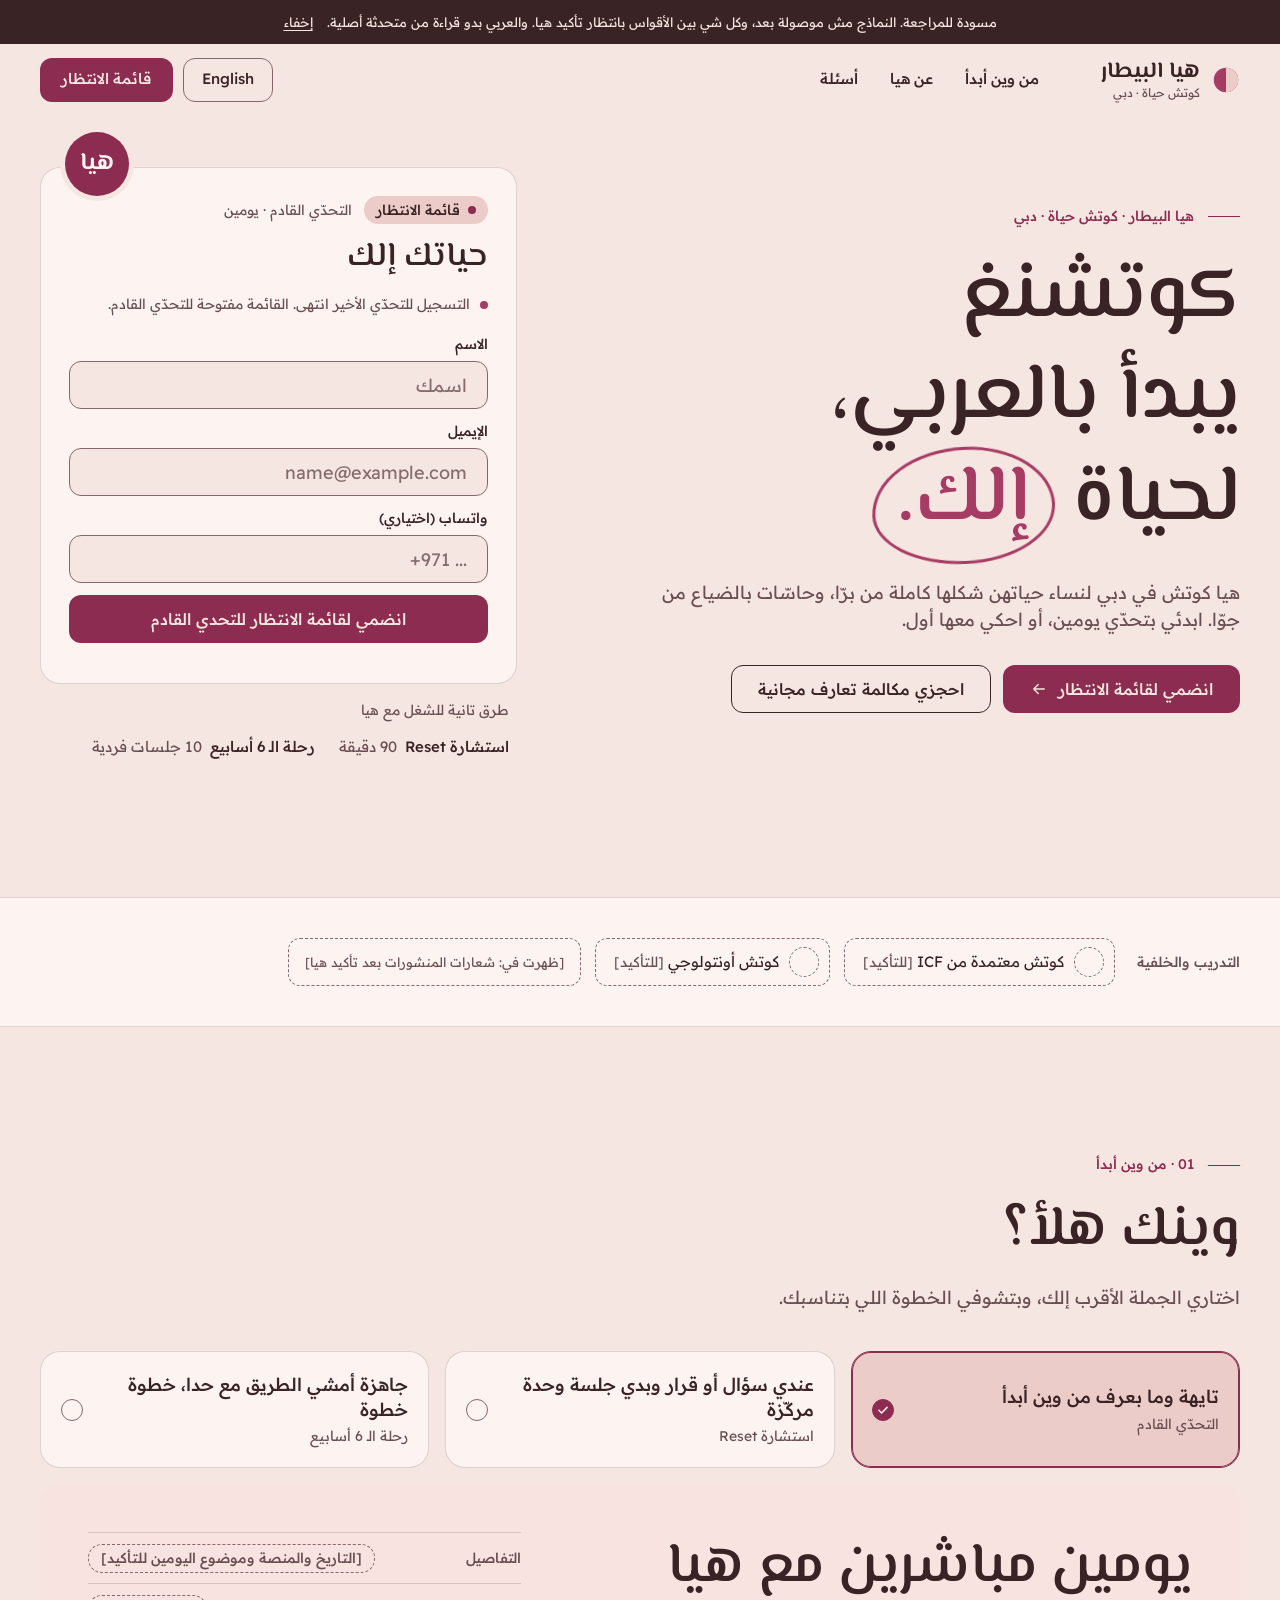
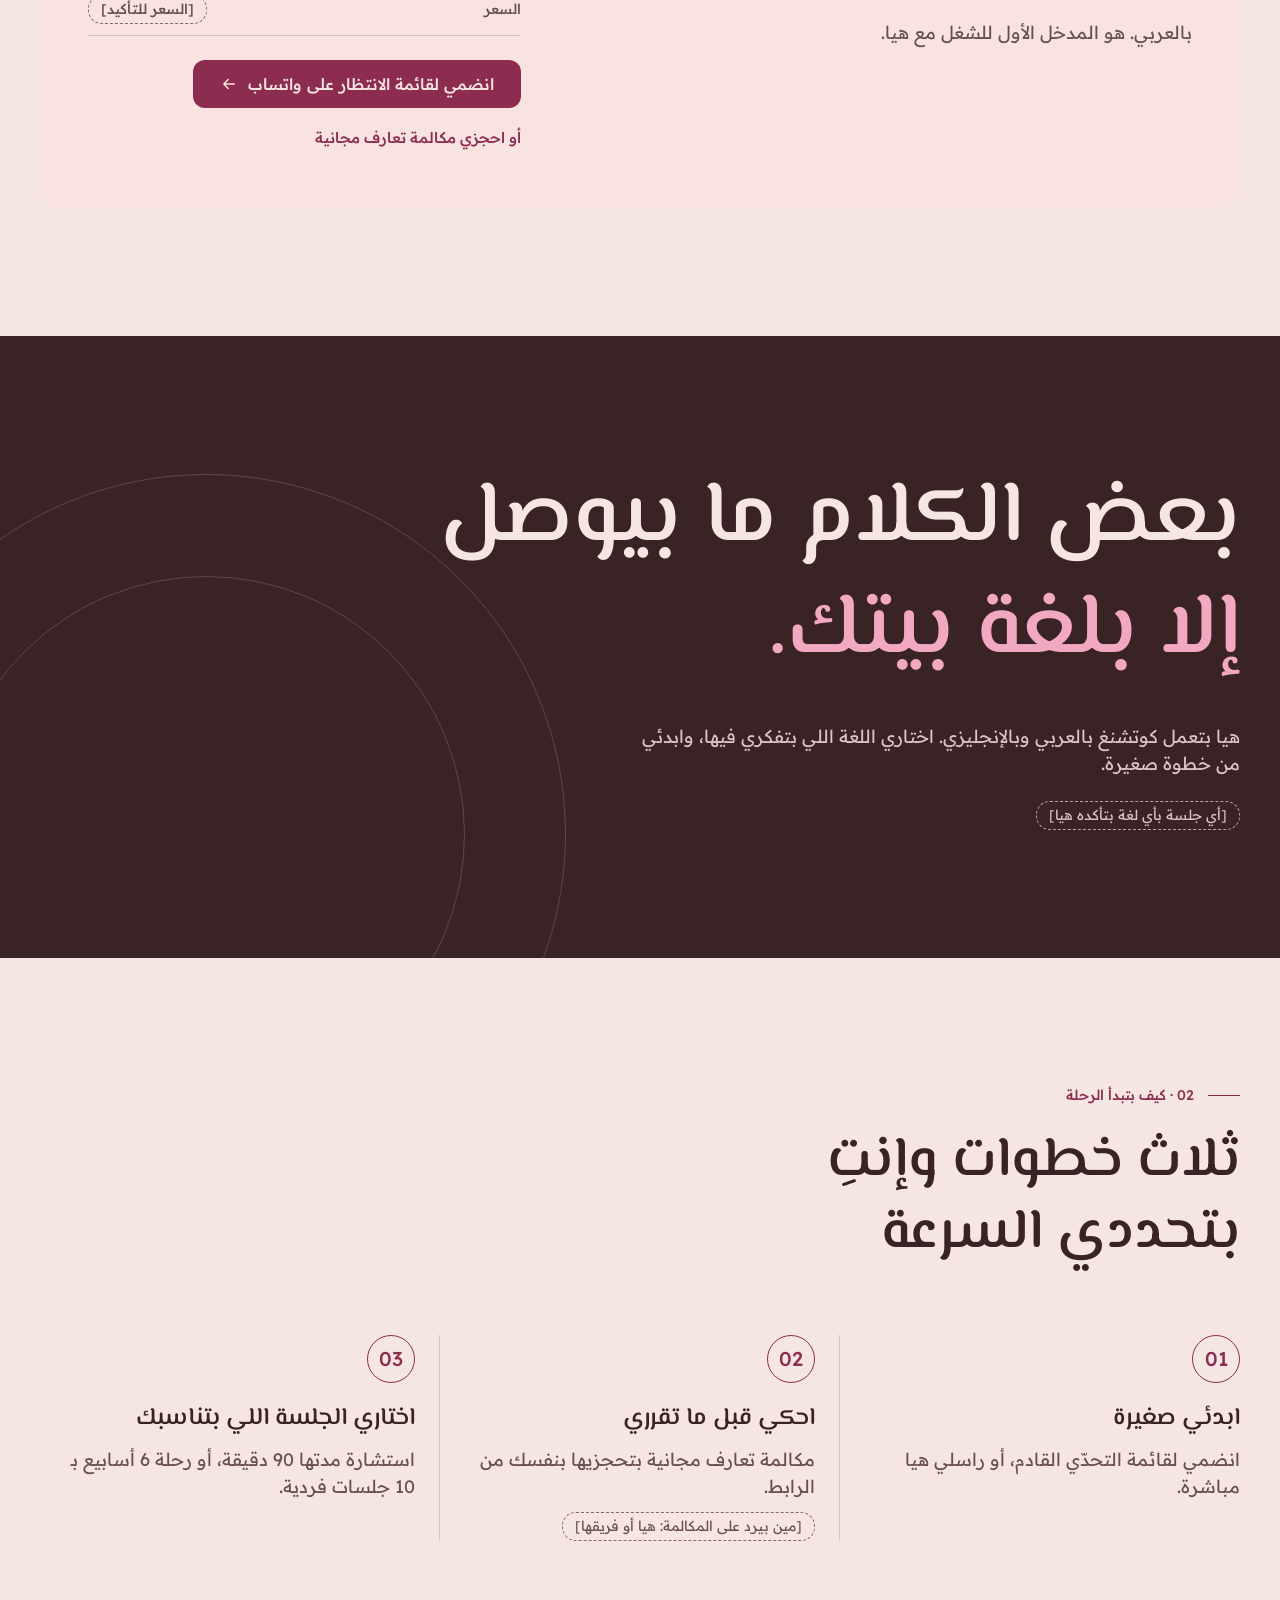
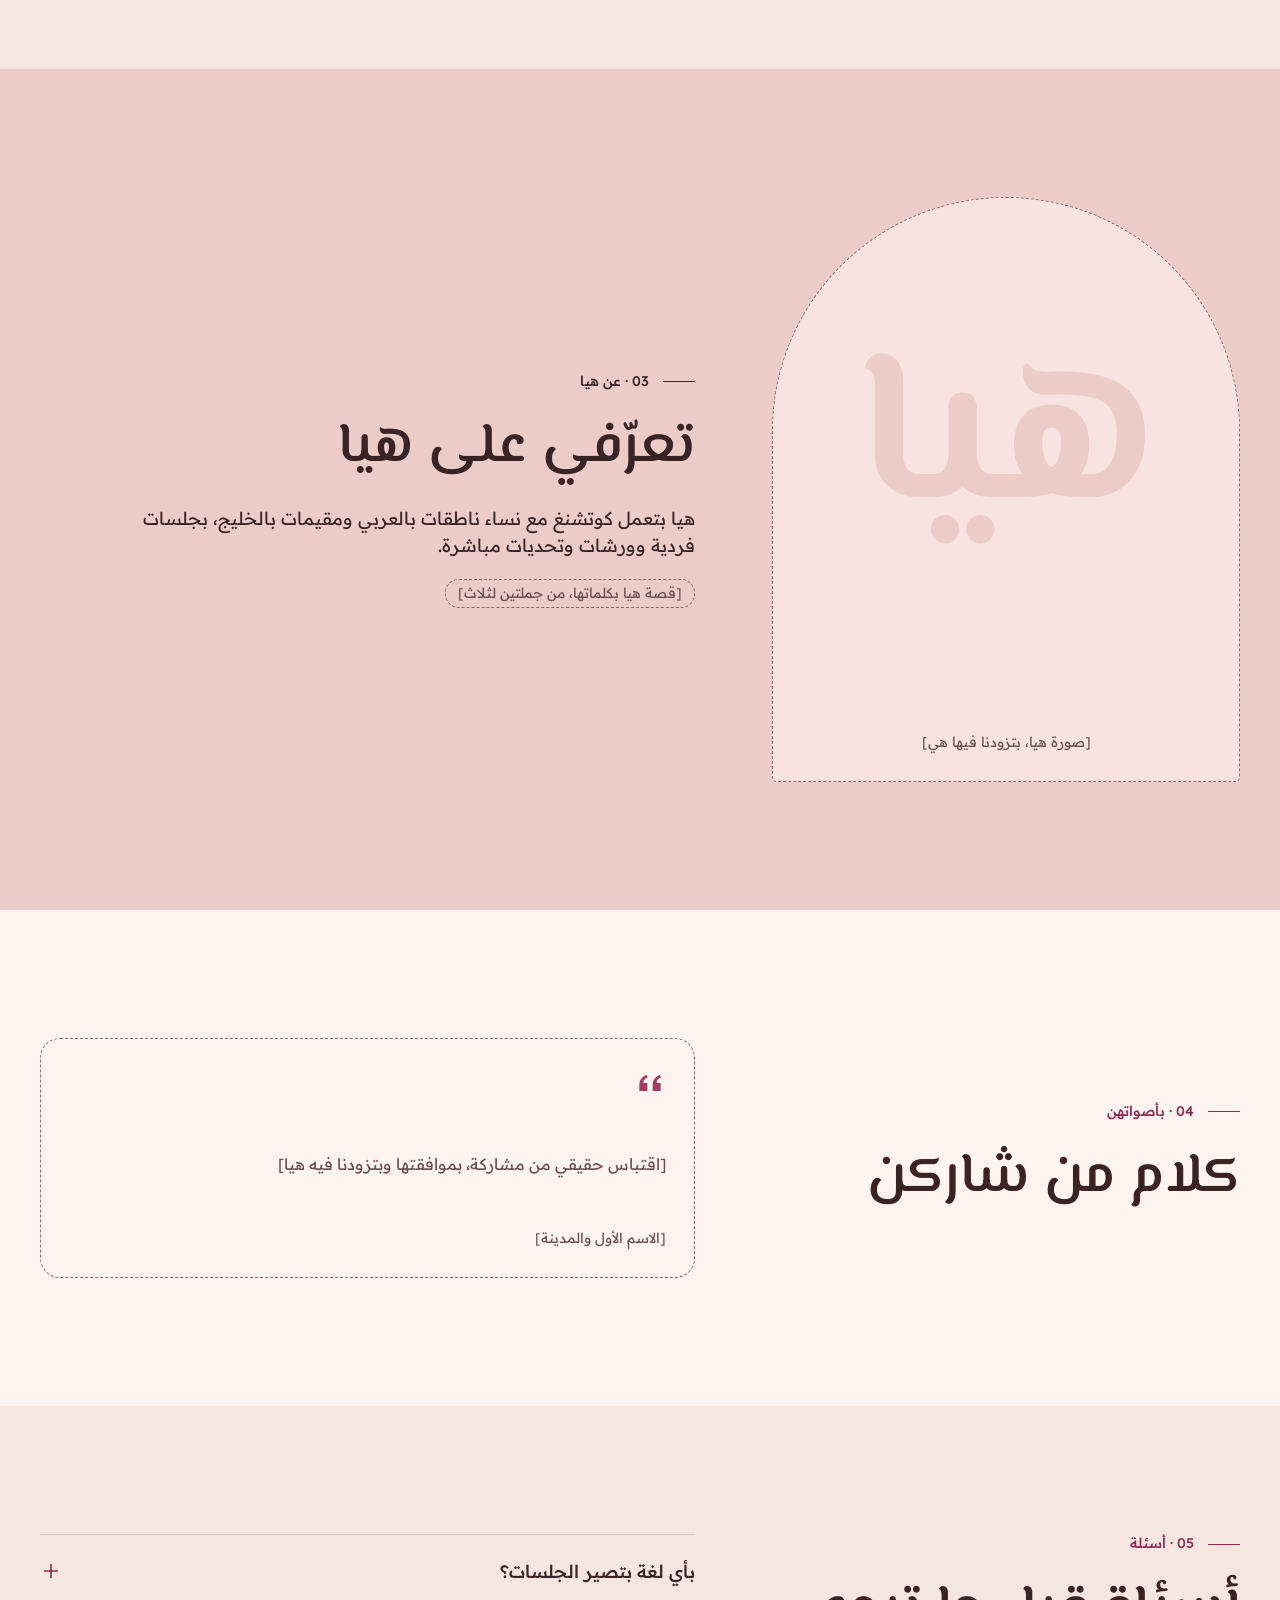
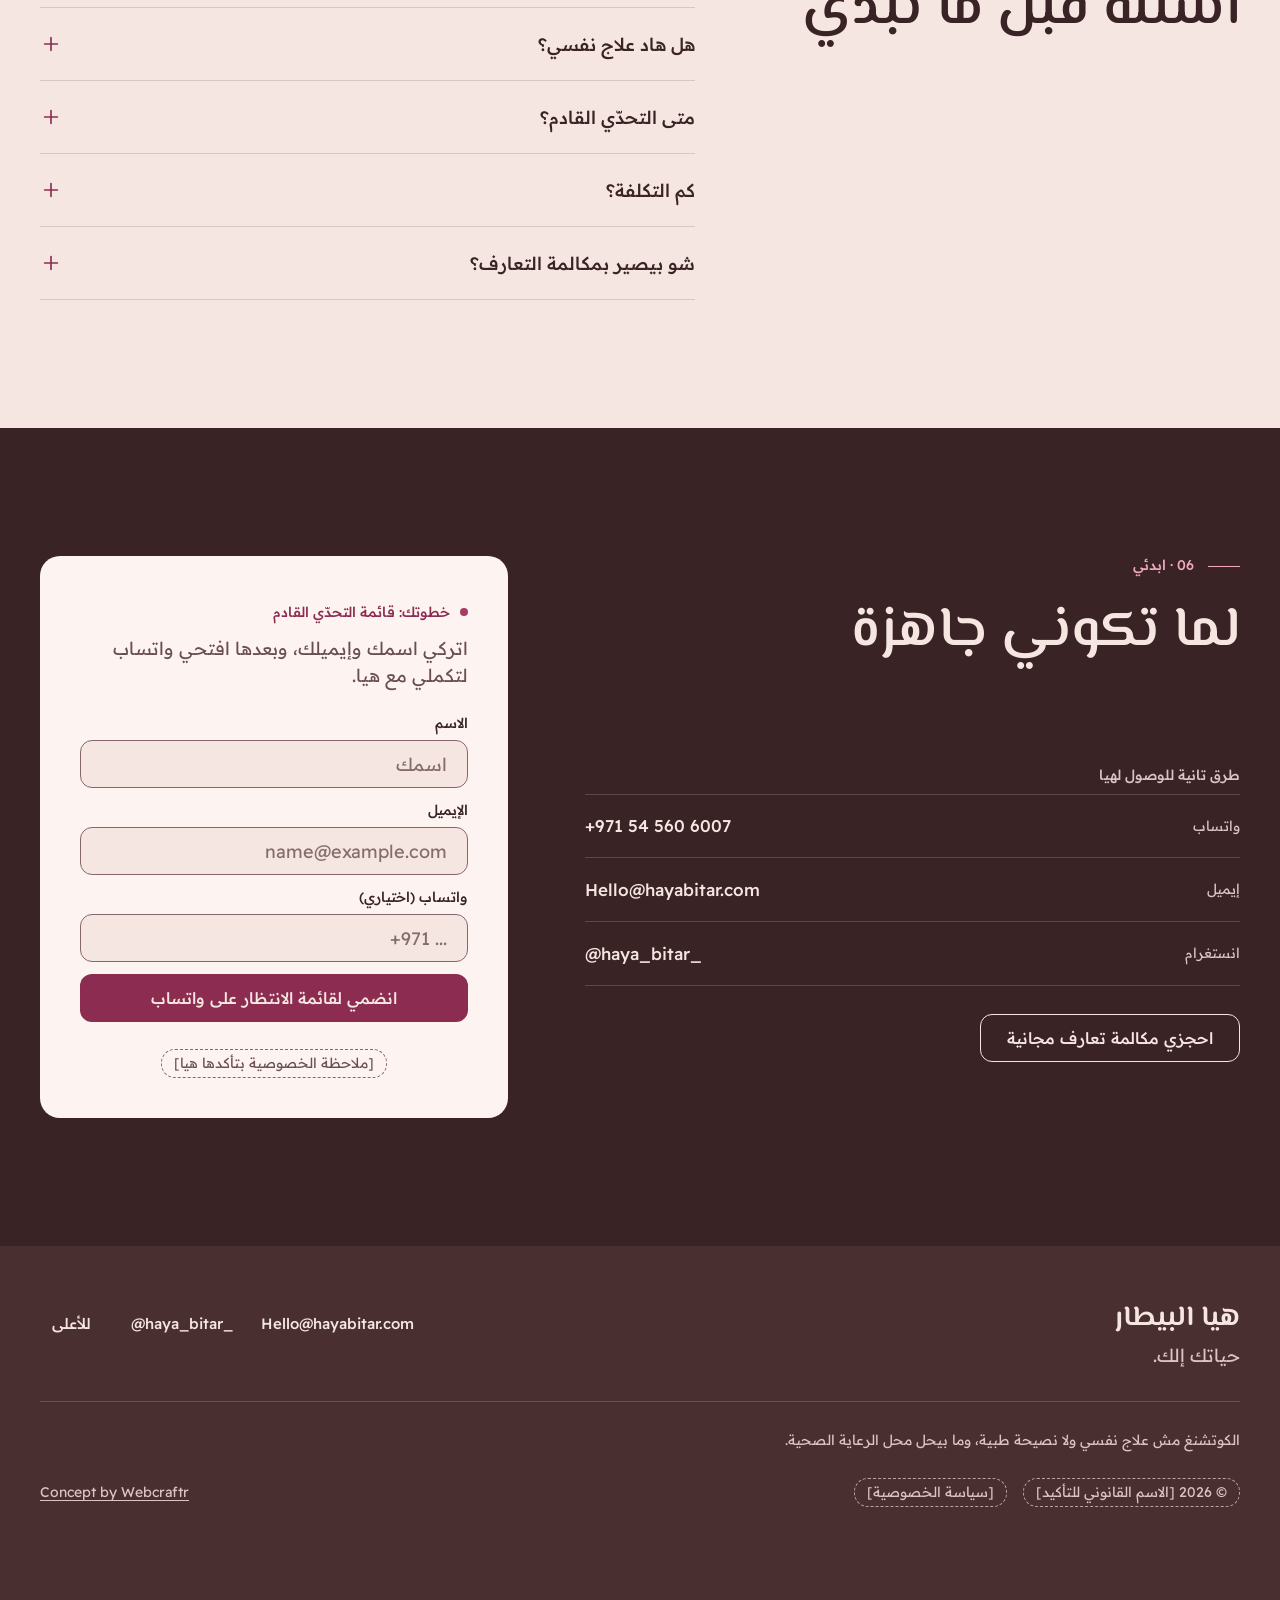
<file: 09-haya/index.html>
<!doctype html>
<html lang="ar" dir="rtl">
<head>
<meta charset="utf-8">
<meta name="viewport" content="width=device-width, initial-scale=1">
<title>هيا البيطار · كوتش حياة في دبي، كوتشنغ يبدأ بالعربي</title>
<meta name="description" content="كوتشنغ بالعربي والإنجليزي لنساء شكلهن بخير وحاسّات بالضياع. انضمي لقائمة الانتظار للتحدي القادم أو احجزي مكالمة تعارف مجانية.">
<meta name="robots" content="noindex, nofollow">
<meta name="theme-color" content="#f6e6e2">
<meta name="color-scheme" content="light">
<meta property="og:type" content="website">
<meta property="og:locale" content="ar_AE">
<meta property="og:title" content="هيا البيطار، كوتشنغ يبدأ بالعربي">
<meta property="og:description" content="انضمي لقائمة الانتظار للتحدي القادم، أو احجزي مكالمة تعارف مجانية.">

<meta property="og:image" content="https://m-adib.github.io/webcraftr-concepts/09-haya/assets/og.png">
<meta property="og:image:width" content="1200">
<meta property="og:image:height" content="630">
<meta property="og:image:alt" content="بطاقة هيا البيطار: كوتشنغ يبدأ بالعربي، لحياة إلك">
<meta name="twitter:card" content="summary_large_image">
<meta name="twitter:title" content="هيا البيطار، كوتشنغ يبدأ بالعربي">
<meta name="twitter:description" content="انضمي لقائمة الانتظار للتحدي القادم، أو احجزي مكالمة تعارف مجانية.">

<meta name="twitter:image" content="https://m-adib.github.io/webcraftr-concepts/09-haya/assets/og.png">
<meta name="twitter:image:alt" content="بطاقة هيا البيطار: كوتشنغ يبدأ بالعربي، لحياة إلك">
<link rel="icon" href="assets/favicon.svg" type="image/svg+xml">
<link rel="preload" href="assets/fonts/el-messiri-arabic-wght-normal.woff2" as="font" type="font/woff2" crossorigin>
<link rel="preload" href="assets/fonts/readex-pro-arabic-wght-normal.woff2" as="font" type="font/woff2" crossorigin>
<script>
/* Runs before first paint. Order of trust for the language: ?lang=, then the saved choice, then Arabic.
   Sets the motion gate (hidden start states exist only under .motion) with a 4000ms safety net. */
(function () {
  var d = document.documentElement, l = null;
  try { l = new URLSearchParams(location.search).get("lang"); } catch (e) {}
  if (l !== "ar" && l !== "en") { try { l = localStorage.getItem("haya-lang"); } catch (e) { l = null; } }
  if (l !== "ar" && l !== "en") l = "ar";
  d.lang = l; d.dir = l === "ar" ? "rtl" : "ltr";
  if (l === "en") d.setAttribute("data-i18n-pending", "");
  var rm = false;
  try { rm = window.matchMedia("(prefers-reduced-motion: reduce)").matches; } catch (e) {}
  d.classList.add("js", rm ? "no-motion" : "motion");
  setTimeout(function () {
    if (window.__hayaReady) return;
    d.classList.remove("motion"); d.classList.add("no-motion"); d.removeAttribute("data-i18n-pending");
  }, 4000);
})();
</script>
<link rel="stylesheet" href="css/styles.css">
</head>
<body id="top">




<svg width="0" height="0" style="position:absolute" aria-hidden="true" focusable="false">
  <symbol id="i-arrow" viewBox="0 0 24 24"><path d="M5 12h14M13 6l6 6-6 6" fill="none" stroke="currentColor" stroke-width="1.8" stroke-linecap="round" stroke-linejoin="round"/></symbol>
  <symbol id="i-plus" viewBox="0 0 24 24"><path d="M12 5v14M5 12h14" fill="none" stroke="currentColor" stroke-width="1.8" stroke-linecap="round"/></symbol>
  <symbol id="i-check" viewBox="0 0 24 24"><path d="M5 12.5l4.5 4.5L19 7.5" fill="none" stroke="currentColor" stroke-width="2.6" stroke-linecap="round" stroke-linejoin="round"/></symbol>
  <symbol id="i-menu" viewBox="0 0 24 24"><path d="M4 8h16M4 16h16" fill="none" stroke="currentColor" stroke-width="1.8" stroke-linecap="round"/></symbol>
  <symbol id="i-close" viewBox="0 0 24 24"><path d="M6 6l12 12M18 6L6 18" fill="none" stroke="currentColor" stroke-width="1.8" stroke-linecap="round"/></symbol>
  <symbol id="i-quote" viewBox="0 0 24 24"><path fill="currentColor" d="M9.5 6C6 7 4 9.8 4 13.5V18h6v-6H7c0-2 1-3.4 3.2-4.2L9.5 6zm10 0c-3.5 1-5.5 3.8-5.5 7.5V18h6v-6h-3c0-2 1-3.4 3.2-4.2L19.5 6z"/></symbol>
  <symbol id="i-mark" viewBox="0 0 32 32"><circle cx="16" cy="16" r="14" fill="#a63b63"/><path d="M16 2a14 14 0 0 1 0 28z" fill="#ecccc9"/></symbol>
</svg>

<a class="skip" href="#main" data-i18n="nav.skip">انتقلي إلى المحتوى</a>

<button class="ribbon" id="ribbon" type="button">
  <span class="ribbon__long" data-i18n="gate.note">مسودة للمراجعة. النماذج مش موصولة بعد، وكل شي بين الأقواس بانتظار تأكيد هيا. والعربي بدو قراءة من متحدثة أصلية.</span>
  <span class="ribbon__short" data-i18n="gate.note.short">مسودة للمراجعة. النماذج مش موصولة، والأقواس بانتظار هيا.</span>
  <span class="ribbon__hide" data-i18n="gate.hide">إخفاء</span>
</button>

<header class="hdr" id="hdr">
  <div class="hdr__in">
    <a class="brand" href="#top">
      <svg class="brand__mark" aria-hidden="true"><use href="#i-mark"/></svg>
      <span class="brand__txt">
        <span class="brand__name" data-i18n="brand.name">هيا البيطار</span>
        <span class="brand__role" data-i18n="brand.role">كوتش حياة · دبي</span>
      </span>
    </a>
    <nav class="nav" data-i18n-aria="nav.menu" aria-label="القائمة">
      <a href="#path" data-i18n="nav.path">من وين أبدأ</a>
      <a href="#about" data-i18n="nav.about">عن هيا</a>
      <a href="#faq" data-i18n="nav.faq">أسئلة</a>
    </nav>
    <div class="hdr__end">
      <button class="lang" id="lang" type="button" lang="en" data-i18n="nav.lang" data-i18n-aria="nav.lang.aria" aria-label="تغيير اللغة إلى الإنجليزية">English</button>
      <a class="btn btn--primary btn--sm hdr__cta" href="#hero-card" data-focus-form="hero" data-i18n="nav.cta">قائمة الانتظار</a>
      <button class="burger" id="burger" type="button" aria-expanded="false" aria-controls="sheet" data-i18n-aria="nav.menu" aria-label="القائمة"><svg aria-hidden="true"><use href="#i-menu"/></svg></button>
    </div>
  </div>
</header>

<div class="sheet" id="sheet" role="dialog" aria-modal="true" data-i18n-aria="nav.menu" aria-label="القائمة">
  <div class="sheet__top">
    <a class="brand" href="#top" data-close-sheet>
      <svg class="brand__mark" aria-hidden="true"><use href="#i-mark"/></svg>
      <span class="brand__txt"><span class="brand__name" data-i18n="brand.name">هيا البيطار</span></span>
    </a>
    <button class="burger" id="sheet-close" type="button" data-i18n-aria="nav.close" aria-label="إغلاق"><svg aria-hidden="true"><use href="#i-close"/></svg></button>
  </div>
  <nav class="sheet__links" data-i18n-aria="nav.menu" aria-label="القائمة">
    <a href="#path" data-close-sheet data-i18n="nav.path">من وين أبدأ</a>
    <a href="#about" data-close-sheet data-i18n="nav.about">عن هيا</a>
    <a href="#faq" data-close-sheet data-i18n="nav.faq">أسئلة</a>
  </nav>
  <a class="btn btn--primary" href="#hero-card" data-close-sheet data-focus-form="hero" data-i18n="nav.cta">قائمة الانتظار</a>
</div>

<main id="main">


<section class="scene hero" id="hero">
  <div class="wrap hero__grid">
    <div class="hero__text">
      <p class="eyebrow" data-in style="--d:0" data-i18n="hero.eyebrow">هيا البيطار · كوتش حياة · دبي</p>
      <h1 class="hero__h1">
        <span data-in style="--d:80" data-i18n="hero.h1.l1">كوتشنغ يبدأ بالعربي،</span>
        <span class="hero__l2" data-in style="--d:200"><span data-i18n="hero.h1.l2a">لحياة</span> <span class="hero__yours" data-i18n="hero.h1.l2b">إلك.</span></span>
      </h1>
      <p class="hero__lede" data-in style="--d:360" data-i18n="hero.lede">هيا كوتش في دبي لنساء حياتهن شكلها كاملة من برّا، وحاسّات بالضياع من جوّا. ابدئي بتحدّي يومين، أو احكي معها أول.</p>
      <div class="hero__btns" data-in style="--d:480">
        <a class="btn btn--primary" href="#hero-card" data-focus-form="hero"><span data-i18n="hero.cta1">انضمي لقائمة الانتظار</span><svg class="ic ic-arrow" aria-hidden="true"><use href="#i-arrow"/></svg></a>
        
        <a class="btn btn--ghost" href="https://calendly.com/haya-qpq/get-to-know-haya" target="_blank" rel="noopener noreferrer"><span data-i18n="hero.cta2">احجزي مكالمة تعارف مجانية</span><span class="sr-only" data-i18n="sr.newtab"> (بتفتح بتبويب جديد)</span></a>
      </div>
    </div>

    <div class="hero__side">
      
      
      
      
      <aside class="card" id="hero-card" data-in aria-labelledby="card-title">
        <div class="seal" aria-hidden="true" data-i18n="art.initial">هيا</div>
        <div class="card__top">
          <span class="chip" data-i18n="card.badge">قائمة الانتظار</span>
          <span class="card__kicker" data-i18n="card.kicker">التحدّي القادم · يومين</span>
        </div>
        <h2 class="card__title" id="card-title" data-i18n="card.title">حياتك إلك</h2>
        <p class="card__status" data-i18n="card.status">التسجيل للتحدّي الأخير انتهى. القائمة مفتوحة للتحدّي القادم.</p>
        
        <div data-form-mount="hero"></div>
        <noscript>
          <p class="card__status" data-i18n="form.noscript">النموذج بحاجة للجافاسكربت. فيكي تراسلي هيا مباشرة على واتساب.</p>
          <a class="btn btn--primary btn--block" href="https://wa.me/971545606007?text=%D9%85%D8%B1%D8%AD%D8%A8%D8%A7%20%D9%87%D9%8A%D8%A7%D8%8C%20%D8%B4%D9%81%D8%AA%20%D8%B5%D9%81%D8%AD%D8%AA%D9%83%20%D9%88%D8%A8%D8%AF%D9%8A%20%D8%A7%D9%86%D8%B6%D9%85%20%D9%84%D9%82%D8%A7%D8%A6%D9%85%D8%A9%20%D8%A7%D9%84%D8%A7%D9%86%D8%AA%D8%B8%D8%A7%D8%B1%20%D9%84%D9%84%D8%AA%D8%AD%D8%AF%D9%8A%20%D8%A7%D9%84%D9%82%D8%A7%D8%AF%D9%85%20(%D9%8A%D9%88%D9%85%D9%8A%D9%86).%20%D9%85%D9%85%D9%83%D9%86%20%D8%AA%D8%AE%D8%A8%D8%B1%D9%8A%D9%86%D9%8A%20%D9%84%D9%85%D8%A7%20%D9%8A%D8%AA%D9%81%D8%AA%D8%AD%20%D8%A7%D9%84%D8%AA%D8%B3%D8%AC%D9%8A%D9%84%D8%9F" target="_blank" rel="noopener noreferrer">واتساب</a>
        </noscript>
      </aside>
      
      <div class="hero__more" data-in style="--d:560">
        <p class="hero__more-h" data-i18n="card.more">طرق تانية للشغل مع هيا</p>
        <ul>
          <li><a class="qlink" href="#path" data-pick="reset"><span data-i18n="offer.reset.name">استشارة <bdi>Reset</bdi></span><span class="small" data-i18n="offer.reset.meta">90 دقيقة</span></a></li>
          <li><a class="qlink" href="#path" data-pick="guided"><span data-i18n="offer.journey.name">رحلة الـ 6 أسابيع</span><span class="small" data-i18n="offer.journey.meta">10 جلسات فردية</span></a></li>
        </ul>
      </div>
    </div>
  </div>
</section>




<section class="scene scene--shell proof" id="proof" aria-labelledby="proof-label">
  <div class="wrap proof__in" data-reveal>
    <p class="proof__label" id="proof-label" data-i18n="proof.label">التدريب والخلفية</p>
    <span class="cred"><span class="cred__badge" aria-hidden="true"></span><span><span data-i18n="proof.icf">كوتش معتمدة من <bdi>ICF</bdi></span> <span class="ph-tag" data-i18n="ph.confirm">[للتأكيد]</span></span></span>
    <span class="cred"><span class="cred__badge" aria-hidden="true"></span><span><span data-i18n="proof.ont">كوتش أونتولوجي</span> <span class="ph-tag" data-i18n="ph.confirm">[للتأكيد]</span></span></span>
    <span class="press__slot" data-i18n="press.slot">[ظهرت في: شعارات المنشورات بعد تأكيد هيا]</span>
  </div>
</section>




<section class="scene pad" id="path">
  <div class="wrap path">
    <fieldset class="path__fs" data-reveal>
      <legend class="path__legend">
        <span class="path__head">
          <span class="slate" data-i18n="path.slate">01 · من وين أبدأ</span>
          <h2 class="h2" id="path-h" data-i18n="path.h2">وينك هلأ؟</h2>
          <span class="path__sub" data-i18n="path.sub">اختاري الجملة الأقرب إلك، وبتشوفي الخطوة اللي بتناسبك.</span>
        </span>
      </legend>
      <div class="path__cards">
        <label class="pcard" for="path-lost">
          <input type="radio" name="path" id="path-lost" value="lost" checked>
          <span class="pcard__body"><span class="pcard__t" data-i18n="path.card.lost.t">تايهة وما بعرف من وين أبدأ</span><span class="pcard__s"><span data-i18n="path.card.lost.s">التحدّي القادم</span><span class="pcard__sel sr-only" data-i18n="path.check.sr"> (مختارة)</span></span></span>
          <span class="pcard__tick" aria-hidden="true"><svg><use href="#i-check"/></svg></span>
        </label>
        <label class="pcard" for="path-reset">
          <input type="radio" name="path" id="path-reset" value="reset">
          <span class="pcard__body"><span class="pcard__t" data-i18n="path.card.reset.t">عندي سؤال أو قرار وبدي جلسة وحدة مركّزة</span><span class="pcard__s"><span data-i18n="path.card.reset.s">استشارة <bdi>Reset</bdi></span><span class="pcard__sel sr-only" data-i18n="path.check.sr"> (مختارة)</span></span></span>
          <span class="pcard__tick" aria-hidden="true"><svg><use href="#i-check"/></svg></span>
        </label>
        <label class="pcard" for="path-guided">
          <input type="radio" name="path" id="path-guided" value="guided">
          <span class="pcard__body"><span class="pcard__t" data-i18n="path.card.guided.t">جاهزة أمشي الطريق مع حدا، خطوة خطوة</span><span class="pcard__s"><span data-i18n="path.card.guided.s">رحلة الـ 6 أسابيع</span><span class="pcard__sel sr-only" data-i18n="path.check.sr"> (مختارة)</span></span></span>
          <span class="pcard__tick" aria-hidden="true"><svg><use href="#i-check"/></svg></span>
        </label>
      </div>
    </fieldset>

    <div class="panels" data-reveal>
      <div class="panel panel--lost" role="region" aria-labelledby="pl-h">
        <div>
          <h3 class="panel__h" id="pl-h" data-i18n="path.panel.lost.h">يومين مباشرين مع هيا</h3>
          <p class="panel__p" data-i18n="path.panel.lost.p">بالعربي. هو المدخل الأول للشغل مع هيا.</p>
        </div>
        <div>
          <dl class="facts">
            <div class="fact"><dt data-i18n="path.fact.when">التفاصيل</dt><dd><span class="ph" data-i18n="path.panel.lost.meta">[التاريخ والمنصة وموضوع اليومين للتأكيد]</span></dd></div>
            <div class="fact"><dt data-i18n="path.fact.price">السعر</dt><dd><span class="ph" data-i18n="path.price.ph">[السعر للتأكيد]</span></dd></div>
          </dl>
          <div class="panel__actions">
            <a class="btn btn--primary" data-wa="lost" href="https://wa.me/971545606007?text=%D9%85%D8%B1%D8%AD%D8%A8%D8%A7%20%D9%87%D9%8A%D8%A7%D8%8C%20%D8%B4%D9%81%D8%AA%20%D8%B5%D9%81%D8%AD%D8%AA%D9%83%20%D9%88%D8%A8%D8%AF%D9%8A%20%D8%A7%D9%86%D8%B6%D9%85%20%D9%84%D9%82%D8%A7%D8%A6%D9%85%D8%A9%20%D8%A7%D9%84%D8%A7%D9%86%D8%AA%D8%B8%D8%A7%D8%B1%20%D9%84%D9%84%D8%AA%D8%AD%D8%AF%D9%8A%20%D8%A7%D9%84%D9%82%D8%A7%D8%AF%D9%85%20(%D9%8A%D9%88%D9%85%D9%8A%D9%86).%20%D9%85%D9%85%D9%83%D9%86%20%D8%AA%D8%AE%D8%A8%D8%B1%D9%8A%D9%86%D9%8A%20%D9%84%D9%85%D8%A7%20%D9%8A%D8%AA%D9%81%D8%AA%D8%AD%20%D8%A7%D9%84%D8%AA%D8%B3%D8%AC%D9%8A%D9%84%D8%9F" target="_blank" rel="noopener noreferrer"><span data-i18n="cta.lost">انضمي لقائمة الانتظار على واتساب</span><span class="sr-only" data-i18n="sr.newtab"> (بتفتح بتبويب جديد)</span><svg class="ic ic-arrow" aria-hidden="true"><use href="#i-arrow"/></svg></a>
            <a class="panel__alt ulink" href="https://calendly.com/haya-qpq/get-to-know-haya" target="_blank" rel="noopener noreferrer"><span data-i18n="path.alt">أو احجزي مكالمة تعارف مجانية</span><span class="sr-only" data-i18n="sr.newtab"> (بتفتح بتبويب جديد)</span></a>
          </div>
        </div>
      </div>

      <div class="panel panel--reset" role="region" aria-labelledby="pr-h">
        <div>
          <h3 class="panel__h" id="pr-h" data-i18n="path.panel.reset.h">جلسة 90 دقيقة مع هيا</h3>
          <p class="panel__p" data-i18n="path.panel.reset.p">بتبدأ بمكالمة تعارف مجانية، وبعدها بتحجزي الجلسة.</p>
        </div>
        <div>
          <dl class="facts">
            <div class="fact"><dt data-i18n="path.fact.when">التفاصيل</dt><dd><span data-i18n="offer.reset.meta">90 دقيقة</span><span class="ph" data-i18n="path.panel.reset.what">[شو بتغطي الجلسة بتأكده هيا]</span></dd></div>
            <div class="fact"><dt data-i18n="path.fact.price">السعر</dt><dd><span class="ph" data-i18n="path.price.ph">[السعر للتأكيد]</span></dd></div>
          </dl>
          <div class="panel__actions">
            <a class="btn btn--primary" data-wa="reset" href="https://wa.me/971545606007?text=%D9%85%D8%B1%D8%AD%D8%A8%D8%A7%20%D9%87%D9%8A%D8%A7%D8%8C%20%D8%B4%D9%81%D8%AA%20%D8%B5%D9%81%D8%AD%D8%AA%D9%83%20%D9%88%D8%A8%D8%AF%D9%8A%20%D8%A7%D8%B3%D8%A3%D9%84%20%D8%B9%D9%86%20%D8%A7%D8%B3%D8%AA%D8%B4%D8%A7%D8%B1%D8%A9%20Reset%20(90%20%D8%AF%D9%82%D9%8A%D9%82%D8%A9).%20%D9%83%D9%8A%D9%81%20%D9%85%D9%86%D8%A8%D8%AF%D8%A3%D8%9F" target="_blank" rel="noopener noreferrer"><span data-i18n="cta.reset">احكي مع هيا عن الاستشارة</span><span class="sr-only" data-i18n="sr.newtab"> (بتفتح بتبويب جديد)</span><svg class="ic ic-arrow" aria-hidden="true"><use href="#i-arrow"/></svg></a>
            <a class="panel__alt ulink" href="https://calendly.com/haya-qpq/get-to-know-haya" target="_blank" rel="noopener noreferrer"><span data-i18n="path.alt">أو احجزي مكالمة تعارف مجانية</span><span class="sr-only" data-i18n="sr.newtab"> (بتفتح بتبويب جديد)</span></a>
          </div>
        </div>
      </div>

      <div class="panel panel--guided" role="region" aria-labelledby="pg-h">
        <div>
          <h3 class="panel__h" id="pg-h" data-i18n="path.panel.guided.h">6 أسابيع و10 جلسات فردية</h3>
          <p class="panel__p" data-i18n="path.panel.guided.p">بتبدأ بمكالمة تعارف مجانية، وبعدها بتقرري إذا الرحلة بتناسبك.</p>
        </div>
        <div>
          <dl class="facts">
            <div class="fact"><dt data-i18n="path.fact.when">التفاصيل</dt><dd><span data-i18n="offer.journey.meta">10 جلسات فردية</span></dd></div>
            <div class="fact"><dt data-i18n="path.fact.price">السعر</dt><dd><span class="ph" data-i18n="path.price.ph">[السعر للتأكيد]</span></dd></div>
          </dl>
          <div class="panel__actions">
            <a class="btn btn--primary" data-wa="guided" href="https://wa.me/971545606007?text=%D9%85%D8%B1%D8%AD%D8%A8%D8%A7%20%D9%87%D9%8A%D8%A7%D8%8C%20%D8%B4%D9%81%D8%AA%20%D8%B5%D9%81%D8%AD%D8%AA%D9%83%20%D9%88%D8%A8%D8%AF%D9%8A%20%D8%A7%D8%B3%D8%A3%D9%84%20%D8%B9%D9%86%20%D8%B1%D8%AD%D9%84%D8%A9%20%D8%A7%D9%84%D9%80%206%20%D8%A3%D8%B3%D8%A7%D8%A8%D9%8A%D8%B9%20(%D8%AC%D9%84%D8%B3%D8%A7%D8%AA%20%D9%81%D8%B1%D8%AF%D9%8A%D8%A9).%20%D9%83%D9%8A%D9%81%20%D9%85%D9%86%D8%A8%D8%AF%D8%A3%D8%9F" target="_blank" rel="noopener noreferrer"><span data-i18n="cta.guided">احكي مع هيا عن الرحلة</span><span class="sr-only" data-i18n="sr.newtab"> (بتفتح بتبويب جديد)</span><svg class="ic ic-arrow" aria-hidden="true"><use href="#i-arrow"/></svg></a>
            <a class="panel__alt ulink" href="https://calendly.com/haya-qpq/get-to-know-haya" target="_blank" rel="noopener noreferrer"><span data-i18n="path.alt">أو احجزي مكالمة تعارف مجانية</span><span class="sr-only" data-i18n="sr.newtab"> (بتفتح بتبويب جديد)</span></a>
          </div>
        </div>
      </div>
    </div>
    <p class="sr-only" id="path-live" aria-live="polite"></p>
  </div>
</section>



<section class="scene scene--cocoa manifesto pad" id="manifesto">
  <div class="manifesto__ring" aria-hidden="true"></div>
  <div class="wrap">
    <h2 class="manifesto__h" data-reveal>
      <span data-i18n="manifesto.l1">بعض الكلام ما بيوصل</span>
      <span class="manifesto__l2" data-i18n="manifesto.l2">إلا بلغة بيتك.</span>
    </h2>
    <p class="manifesto__p" data-reveal style="--d:120" data-i18n="manifesto.p">هيا بتعمل كوتشنغ بالعربي وبالإنجليزي. اختاري اللغة اللي بتفكري فيها، وابدئي من خطوة صغيرة.</p>
    <p data-reveal style="--d:200"><span class="ph" data-i18n="manifesto.ph">[أي جلسة بأي لغة بتأكده هيا]</span></p>
  </div>
</section>



<section class="scene pad steps" id="steps">
  <div class="wrap">
    <div class="steps__head" data-reveal>
      <p class="slate" data-i18n="steps.slate">02 · كيف بتبدأ الرحلة</p>
      <h2 class="h2" data-i18n="steps.h2">ثلاث خطوات وإنتِ بتحددي السرعة</h2>
    </div>
    <ol class="steps__list">
      <li class="step" data-reveal>
        <span class="step__n" aria-hidden="true" data-i18n="steps.n.1">01</span>
        <h3 class="step__t" data-i18n="steps.1.t">ابدئي صغيرة</h3>
        <p class="step__p" data-i18n="steps.1.p">انضمي لقائمة التحدّي القادم، أو راسلي هيا مباشرة.</p>
      </li>
      <li class="step" data-reveal style="--d:80">
        <span class="step__n" aria-hidden="true" data-i18n="steps.n.2">02</span>
        <h3 class="step__t" data-i18n="steps.2.t">احكي قبل ما تقرري</h3>
        <p class="step__p" data-i18n="steps.2.p">مكالمة تعارف مجانية بتحجزيها بنفسك من الرابط.</p>
        <span class="ph" data-i18n="steps.2.ph">[مين بيرد على المكالمة: هيا أو فريقها]</span>
      </li>
      <li class="step" data-reveal style="--d:160">
        <span class="step__n" aria-hidden="true" data-i18n="steps.n.3">03</span>
        <h3 class="step__t" data-i18n="steps.3.t">اختاري الجلسة اللي بتناسبك</h3>
        <p class="step__p" data-i18n="steps.3.p">استشارة مدتها 90 دقيقة، أو رحلة 6 أسابيع بـ 10 جلسات فردية.</p>
      </li>
    </ol>
  </div>
</section>




<section class="scene scene--rose pad about" id="about">
  <div class="wrap about__grid">
    <div class="frame" data-reveal role="img" aria-label="Haya Al-Bitar">
      <span class="frame__art" aria-hidden="true" data-i18n="art.initial">هيا</span>
      <span class="frame__cap" data-i18n="about.photo">[صورة هيا، بتزودنا فيها هي]</span>
    </div>
    <div>
      <p class="slate" data-reveal data-i18n="about.slate">03 · عن هيا</p>
      <h2 class="h2" data-reveal style="--d:80" data-i18n="about.h2">تعرّفي على هيا</h2>
      <p class="about__p" data-reveal style="--d:160" data-i18n="about.p1">هيا بتعمل كوتشنغ مع نساء ناطقات بالعربي ومقيمات بالخليج، بجلسات فردية وورشات وتحديات مباشرة.</p>
      <p data-reveal style="--d:240"><span class="ph" data-i18n="about.story">[قصة هيا بكلماتها، من جملتين لثلاث]</span></p>
    </div>
  </div>
</section>



<section class="scene scene--shell pad voices" id="voices">
  <div class="wrap voices__grid">
    <div class="voices__head" data-reveal>
      <p class="slate" data-i18n="voices.slate">04 · بأصواتهن</p>
      <h2 class="h2" data-i18n="voices.h2">كلام من شاركن</h2>
    </div>
    <article class="voice" data-reveal style="--d:80"><svg class="voice__q" aria-hidden="true"><use href="#i-quote"/></svg><p class="voice__t" data-i18n="voices.ph.q">[اقتباس حقيقي من مشاركة، بموافقتها وبتزودنا فيه هيا]</p><p class="voice__who" data-i18n="voices.ph.who">[الاسم الأول والمدينة]</p></article>
  </div>
</section>





<section class="scene pad faq" id="faq">
  <div class="wrap faq__grid">
    <div data-reveal>
      <p class="slate" data-i18n="faq.slate">05 · أسئلة</p>
      <h2 class="h2" data-i18n="faq.h2">أسئلة قبل ما تبدي</h2>
    </div>
    <div class="faq__list" data-reveal style="--d:80">
      <div class="faq__item">
        <h3><button class="faq__q" id="fq1" type="button" aria-expanded="false" aria-controls="fa1"><span data-i18n="faq.q1">بأي لغة بتصير الجلسات؟</span><svg class="faq__icon" aria-hidden="true"><use href="#i-plus"/></svg></button></h3>
        <div class="faq__a" id="fa1" role="region" aria-labelledby="fq1"><div class="faq__a-in"><p><span data-i18n="faq.a1">التحدّي بالعربي. لغة الجلسات الفردية والورشات بتتأكدي منها مع هيا قبل ما تحجزي.</span> <span class="ph" data-i18n="faq.a1.ph">[اللغة للتأكيد]</span></p></div></div>
      </div>
      <div class="faq__item">
        <h3><button class="faq__q" id="fq2" type="button" aria-expanded="false" aria-controls="fa2"><span data-i18n="faq.q2">هل هاد علاج نفسي؟</span><svg class="faq__icon" aria-hidden="true"><use href="#i-plus"/></svg></button></h3>
        <div class="faq__a" id="fa2" role="region" aria-labelledby="fq2"><div class="faq__a-in"><p data-i18n="faq.a2">لا. هيا بتشتغل ككوتش. الكوتشنغ مش علاج نفسي ولا نصيحة طبية، وما بيحل محل الرعاية الصحية. إذا حاسّة إنو الأمر أكبر من هيك، تواصلي مع مختصة مرخّصة.</p></div></div>
      </div>
      <div class="faq__item">
        <h3><button class="faq__q" id="fq3" type="button" aria-expanded="false" aria-controls="fa3"><span data-i18n="faq.q3">متى التحدّي القادم؟</span><svg class="faq__icon" aria-hidden="true"><use href="#i-plus"/></svg></button></h3>
        <div class="faq__a" id="fa3" role="region" aria-labelledby="fq3"><div class="faq__a-in"><p><span data-i18n="faq.a3">ما في موعد محدد على هالصفحة. انضمي للقائمة أو اسألي هيا مباشرة.</span> <span class="ph" data-i18n="faq.a3.ph">[الموعد للتأكيد]</span></p></div></div>
      </div>
      <div class="faq__item">
        <h3><button class="faq__q" id="fq4" type="button" aria-expanded="false" aria-controls="fa4"><span data-i18n="faq.q4">كم التكلفة؟</span><svg class="faq__icon" aria-hidden="true"><use href="#i-plus"/></svg></button></h3>
        <div class="faq__a" id="fa4" role="region" aria-labelledby="fq4"><div class="faq__a-in"><p><span class="ph" data-i18n="faq.a4">[الأسعار بتأكدها هيا قبل النشر]</span></p></div></div>
      </div>
      <div class="faq__item">
        <h3><button class="faq__q" id="fq5" type="button" aria-expanded="false" aria-controls="fa5"><span data-i18n="faq.q5">شو بيصير بمكالمة التعارف؟</span><svg class="faq__icon" aria-hidden="true"><use href="#i-plus"/></svg></button></h3>
        <div class="faq__a" id="fa5" role="region" aria-labelledby="fq5"><div class="faq__a-in"><p><span data-i18n="faq.a5">مكالمة مجانية لتتعارفوا وتشوفوا أي خطوة بتناسبك.</span> <span class="ph" data-i18n="faq.a5.ph">[المدة ومين بيرد للتأكيد]</span></p></div></div>
      </div>
    </div>
  </div>
</section>




<section class="scene scene--cocoa pad join" id="join">
  <div class="wrap join__grid">
    <div class="join__head" data-reveal>
      <p class="slate" data-i18n="join.slate">06 · ابدئي</p>
      <h2 class="h2" data-i18n="join.h2">لما تكوني جاهزة</h2>
    </div>
    <div class="jcard" id="join-card" data-reveal style="--d:80">
      <p class="jcard__k"><span id="join-k" data-i18n="join.k.lost">خطوتك: قائمة التحدّي القادم</span></p>
      <p class="jcard__p" data-i18n="join.p">اتركي اسمك وإيميلك، وبعدها افتحي واتساب لتكملي مع هيا.</p>
      <div data-form-mount="join" data-form-sub="path"></div>
      <noscript>
        <p class="jcard__p" data-i18n="form.noscript">النموذج بحاجة للجافاسكربت. فيكي تراسلي هيا مباشرة على واتساب.</p>
        <a class="btn btn--primary btn--block" href="https://wa.me/971545606007?text=%D9%85%D8%B1%D8%AD%D8%A8%D8%A7%20%D9%87%D9%8A%D8%A7%D8%8C%20%D8%B4%D9%81%D8%AA%20%D8%B5%D9%81%D8%AD%D8%AA%D9%83%20%D9%88%D8%A8%D8%AF%D9%8A%20%D8%A7%D9%86%D8%B6%D9%85%20%D9%84%D9%82%D8%A7%D8%A6%D9%85%D8%A9%20%D8%A7%D9%84%D8%A7%D9%86%D8%AA%D8%B8%D8%A7%D8%B1%20%D9%84%D9%84%D8%AA%D8%AD%D8%AF%D9%8A%20%D8%A7%D9%84%D9%82%D8%A7%D8%AF%D9%85%20(%D9%8A%D9%88%D9%85%D9%8A%D9%86).%20%D9%85%D9%85%D9%83%D9%86%20%D8%AA%D8%AE%D8%A8%D8%B1%D9%8A%D9%86%D9%8A%20%D9%84%D9%85%D8%A7%20%D9%8A%D8%AA%D9%81%D8%AA%D8%AD%20%D8%A7%D9%84%D8%AA%D8%B3%D8%AC%D9%8A%D9%84%D8%9F" target="_blank" rel="noopener noreferrer">واتساب</a>
      </noscript>
      
      <p class="jcard__privacy"><span class="ph" data-i18n="card.privacy">[ملاحظة الخصوصية بتأكدها هيا]</span></p>
    </div>
    <div class="join__side" data-reveal style="--d:160">
      <p class="channels__h" data-i18n="join.channels.h">طرق تانية للوصول لهيا</p>
      <a class="channel" data-wa="current" href="https://wa.me/971545606007?text=%D9%85%D8%B1%D8%AD%D8%A8%D8%A7%20%D9%87%D9%8A%D8%A7%D8%8C%20%D8%B4%D9%81%D8%AA%20%D8%B5%D9%81%D8%AD%D8%AA%D9%83%20%D9%88%D8%A8%D8%AF%D9%8A%20%D8%A7%D9%86%D8%B6%D9%85%20%D9%84%D9%82%D8%A7%D8%A6%D9%85%D8%A9%20%D8%A7%D9%84%D8%A7%D9%86%D8%AA%D8%B8%D8%A7%D8%B1%20%D9%84%D9%84%D8%AA%D8%AD%D8%AF%D9%8A%20%D8%A7%D9%84%D9%82%D8%A7%D8%AF%D9%85%20(%D9%8A%D9%88%D9%85%D9%8A%D9%86).%20%D9%85%D9%85%D9%83%D9%86%20%D8%AA%D8%AE%D8%A8%D8%B1%D9%8A%D9%86%D9%8A%20%D9%84%D9%85%D8%A7%20%D9%8A%D8%AA%D9%81%D8%AA%D8%AD%20%D8%A7%D9%84%D8%AA%D8%B3%D8%AC%D9%8A%D9%84%D8%9F" target="_blank" rel="noopener noreferrer">
        <span class="channel__l"><span data-i18n="join.ch.wa">واتساب</span><span class="sr-only" data-i18n="sr.newtab"> (بتفتح بتبويب جديد)</span></span>
        <span class="channel__v" dir="ltr">+971 54 560 6007</span>
      </a>
      <a class="channel" href="mailto:Hello@hayabitar.com">
        <span class="channel__l" data-i18n="join.ch.email">إيميل</span>
        <span class="channel__v" dir="ltr">Hello@hayabitar.com</span>
      </a>
      <a class="channel" href="https://www.instagram.com/haya_bitar_/" target="_blank" rel="noopener noreferrer">
        <span class="channel__l"><span data-i18n="join.ch.ig">انستغرام</span><span class="sr-only" data-i18n="sr.newtab"> (بتفتح بتبويب جديد)</span></span>
        <span class="channel__v" dir="ltr">@haya_bitar_</span>
      </a>
      <div class="join__call">
        <a class="btn btn--ghost" href="https://calendly.com/haya-qpq/get-to-know-haya" target="_blank" rel="noopener noreferrer"><span data-i18n="cta.call">احجزي مكالمة تعارف مجانية</span><span class="sr-only" data-i18n="sr.newtab"> (بتفتح بتبويب جديد)</span></a>
      </div>
    </div>
  </div>
</section>

</main>



<footer class="scene scene--cocoa2 foot">
  <div class="wrap">
    <div class="foot__top">
      <div>
        <p class="foot__name" data-i18n="brand.name">هيا البيطار</p>
        <p class="foot__tag" data-i18n="footer.tag">حياتك إلك.</p>
      </div>
      <div class="foot__links">
        <a href="mailto:Hello@hayabitar.com" dir="ltr">Hello@hayabitar.com</a>
        <a href="https://www.instagram.com/haya_bitar_/" target="_blank" rel="noopener noreferrer" dir="ltr">@haya_bitar_<span class="sr-only" data-i18n="sr.newtab"> (بتفتح بتبويب جديد)</span></a>
        <a class="foot__top-link" href="#top" data-i18n="footer.top">للأعلى</a>
      </div>
    </div>
    <p class="foot__note" data-i18n="footer.note">الكوتشنغ مش علاج نفسي ولا نصيحة طبية، وما بيحل محل الرعاية الصحية.</p>
    <div class="foot__bottom">
      <div class="foot__legal">
        <span class="ph" data-i18n="footer.copy">© 2026 [الاسم القانوني للتأكيد]</span>
        <span class="ph" data-i18n="footer.privacy">[سياسة الخصوصية]</span>
      </div>
      <p class="foot__concept"><a href="https://webcraftr.co" target="_blank" rel="noopener noreferrer" lang="en" dir="ltr">Concept by Webcraftr</a></p>
    </div>
  </div>
</footer>


<div class="sticky" id="sticky">
  <span class="sticky__t" data-i18n="sticky.text">جاهزة تبدي؟</span>
  <a class="btn btn--petal" data-wa="current" href="https://wa.me/971545606007?text=%D9%85%D8%B1%D8%AD%D8%A8%D8%A7%20%D9%87%D9%8A%D8%A7%D8%8C%20%D8%B4%D9%81%D8%AA%20%D8%B5%D9%81%D8%AD%D8%AA%D9%83%20%D9%88%D8%A8%D8%AF%D9%8A%20%D8%A7%D9%86%D8%B6%D9%85%20%D9%84%D9%82%D8%A7%D8%A6%D9%85%D8%A9%20%D8%A7%D9%84%D8%A7%D9%86%D8%AA%D8%B8%D8%A7%D8%B1%20%D9%84%D9%84%D8%AA%D8%AD%D8%AF%D9%8A%20%D8%A7%D9%84%D9%82%D8%A7%D8%AF%D9%85%20(%D9%8A%D9%88%D9%85%D9%8A%D9%86).%20%D9%85%D9%85%D9%83%D9%86%20%D8%AA%D8%AE%D8%A8%D8%B1%D9%8A%D9%86%D9%8A%20%D9%84%D9%85%D8%A7%20%D9%8A%D8%AA%D9%81%D8%AA%D8%AD%20%D8%A7%D9%84%D8%AA%D8%B3%D8%AC%D9%8A%D9%84%D8%9F" target="_blank" rel="noopener noreferrer"><span data-path-cta data-i18n="cta.lost">انضمي لقائمة الانتظار على واتساب</span><span class="sr-only" data-i18n="sr.newtab"> (بتفتح بتبويب جديد)</span></a>
</div>


<template id="tpl-form">
  <form class="form" novalidate autocomplete="on">
    <div class="fld">
      <label class="fld__l" for="__P__-name" data-i18n="card.f.name">الاسم</label>
      <input class="fld__i" id="__P__-name" name="name" type="text" autocomplete="given-name" maxlength="60" data-i18n-ph="card.f.name.ph" placeholder="اسمك" aria-describedby="__P__-name-e">
      <p class="fld__e" id="__P__-name-e" hidden data-i18n="form.err.name">اكتبي اسمك</p>
    </div>
    <div class="fld">
      <label class="fld__l" for="__P__-email" data-i18n="card.f.email">الإيميل</label>
      <input class="fld__i" id="__P__-email" name="email" type="email" dir="ltr" autocomplete="email" inputmode="email" maxlength="120" data-i18n-ph="card.f.email.ph" placeholder="name@example.com" aria-describedby="__P__-email-e">
      <p class="fld__e" id="__P__-email-e" hidden data-i18n="form.err.email">اكتبي إيميل صحيح</p>
    </div>
    <div class="fld">
      <label class="fld__l" for="__P__-wa" data-i18n="card.f.wa">واتساب (اختياري)</label>
      <input class="fld__i" id="__P__-wa" name="whatsapp" type="tel" dir="ltr" autocomplete="tel" inputmode="tel" maxlength="24" data-i18n-ph="card.f.wa.ph" placeholder="+971 ...">
    </div>
    <div class="hp" aria-hidden="true"><input name="company_site" type="text" tabindex="-1" autocomplete="off"></div>
    <button class="btn btn--primary btn--block" type="submit" data-submit></button>
    <div class="form__status" role="status" aria-live="polite"></div>
  </form>
</template>

<script src="js/main.js" defer></script>
</body>
</html>
</file>
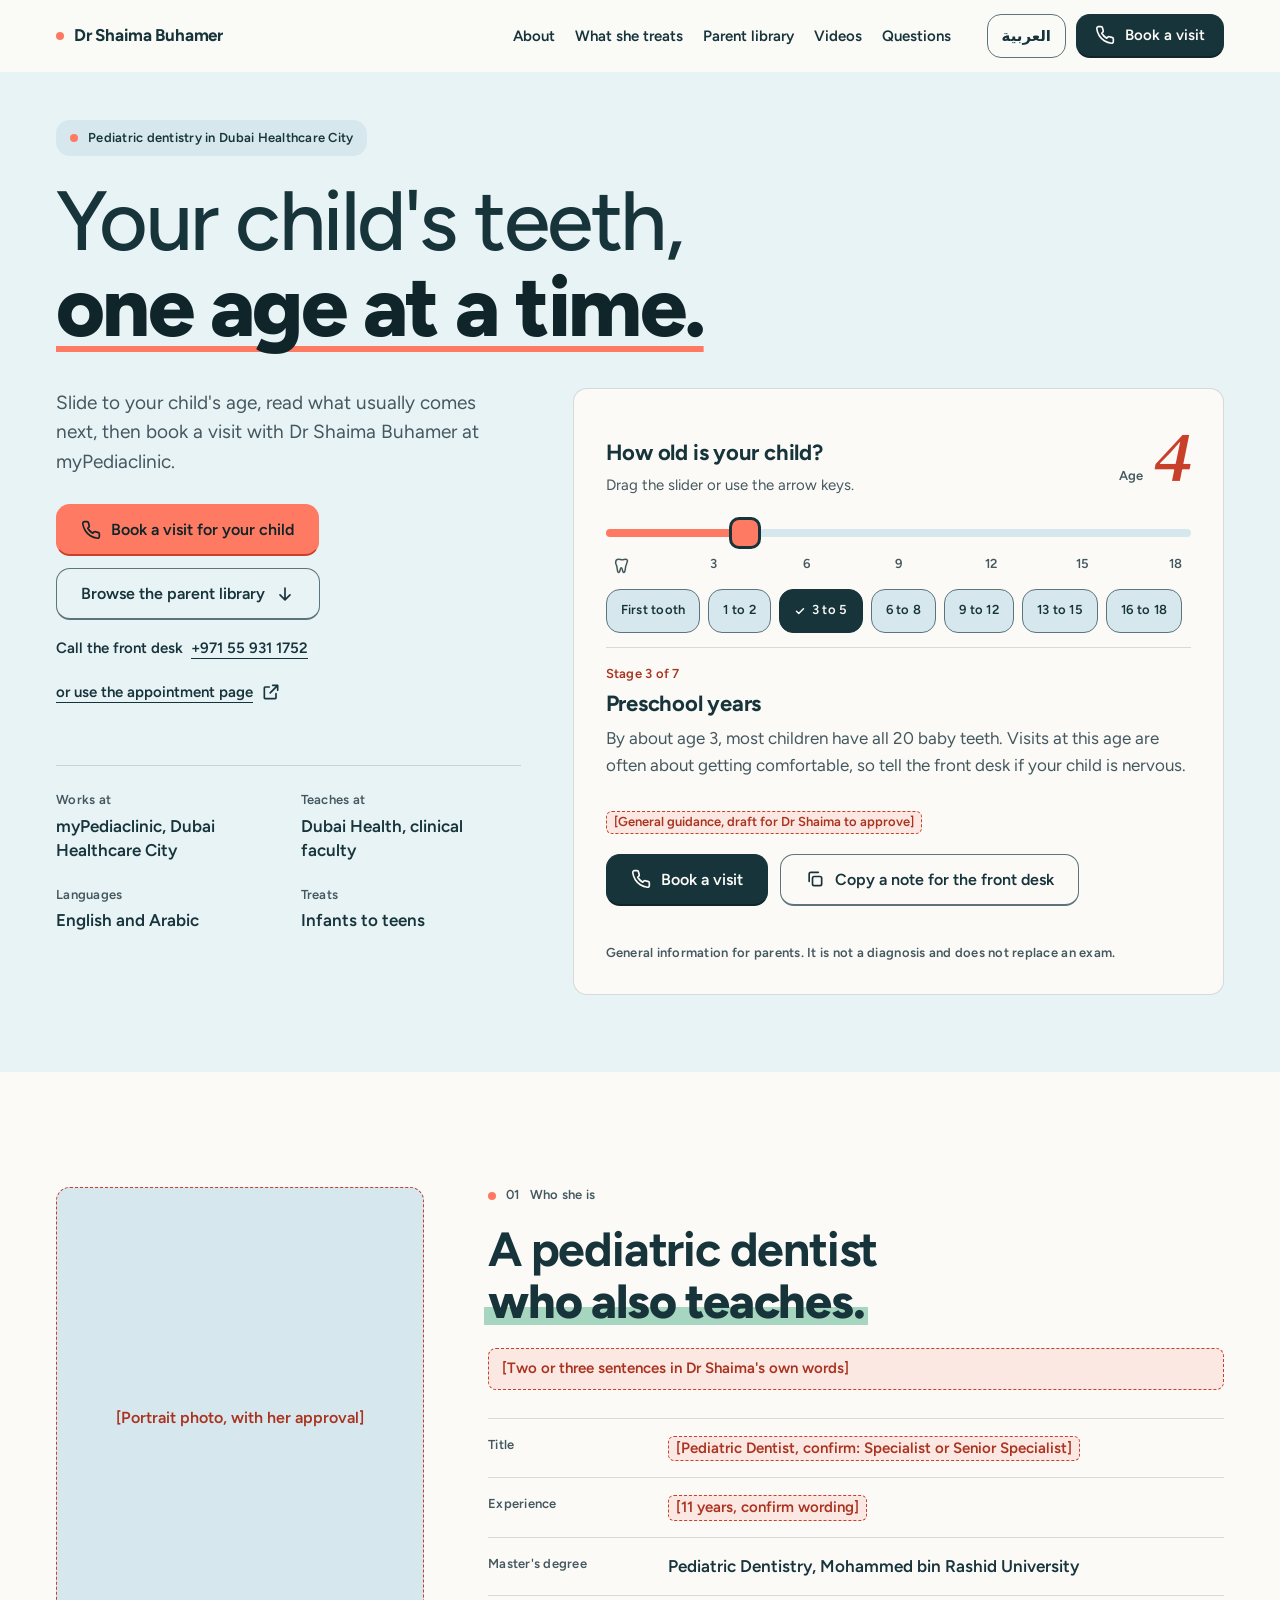
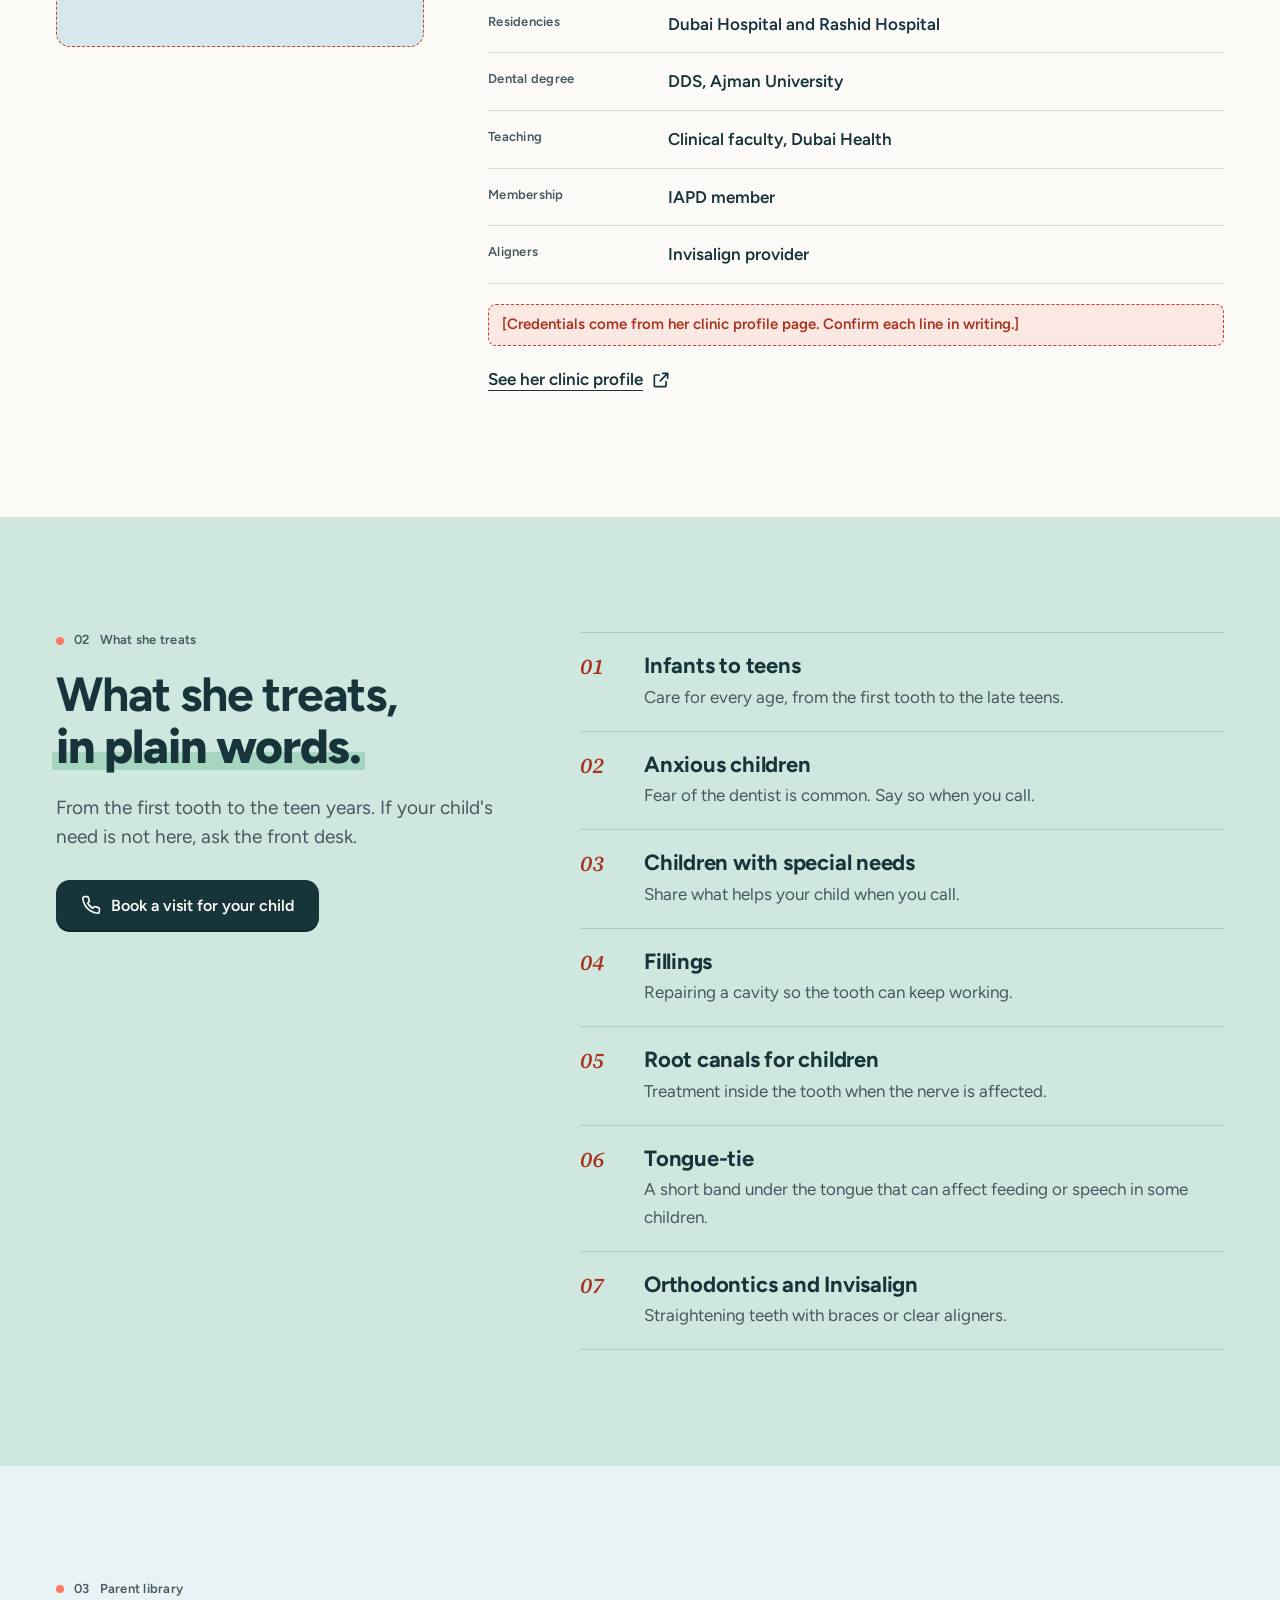
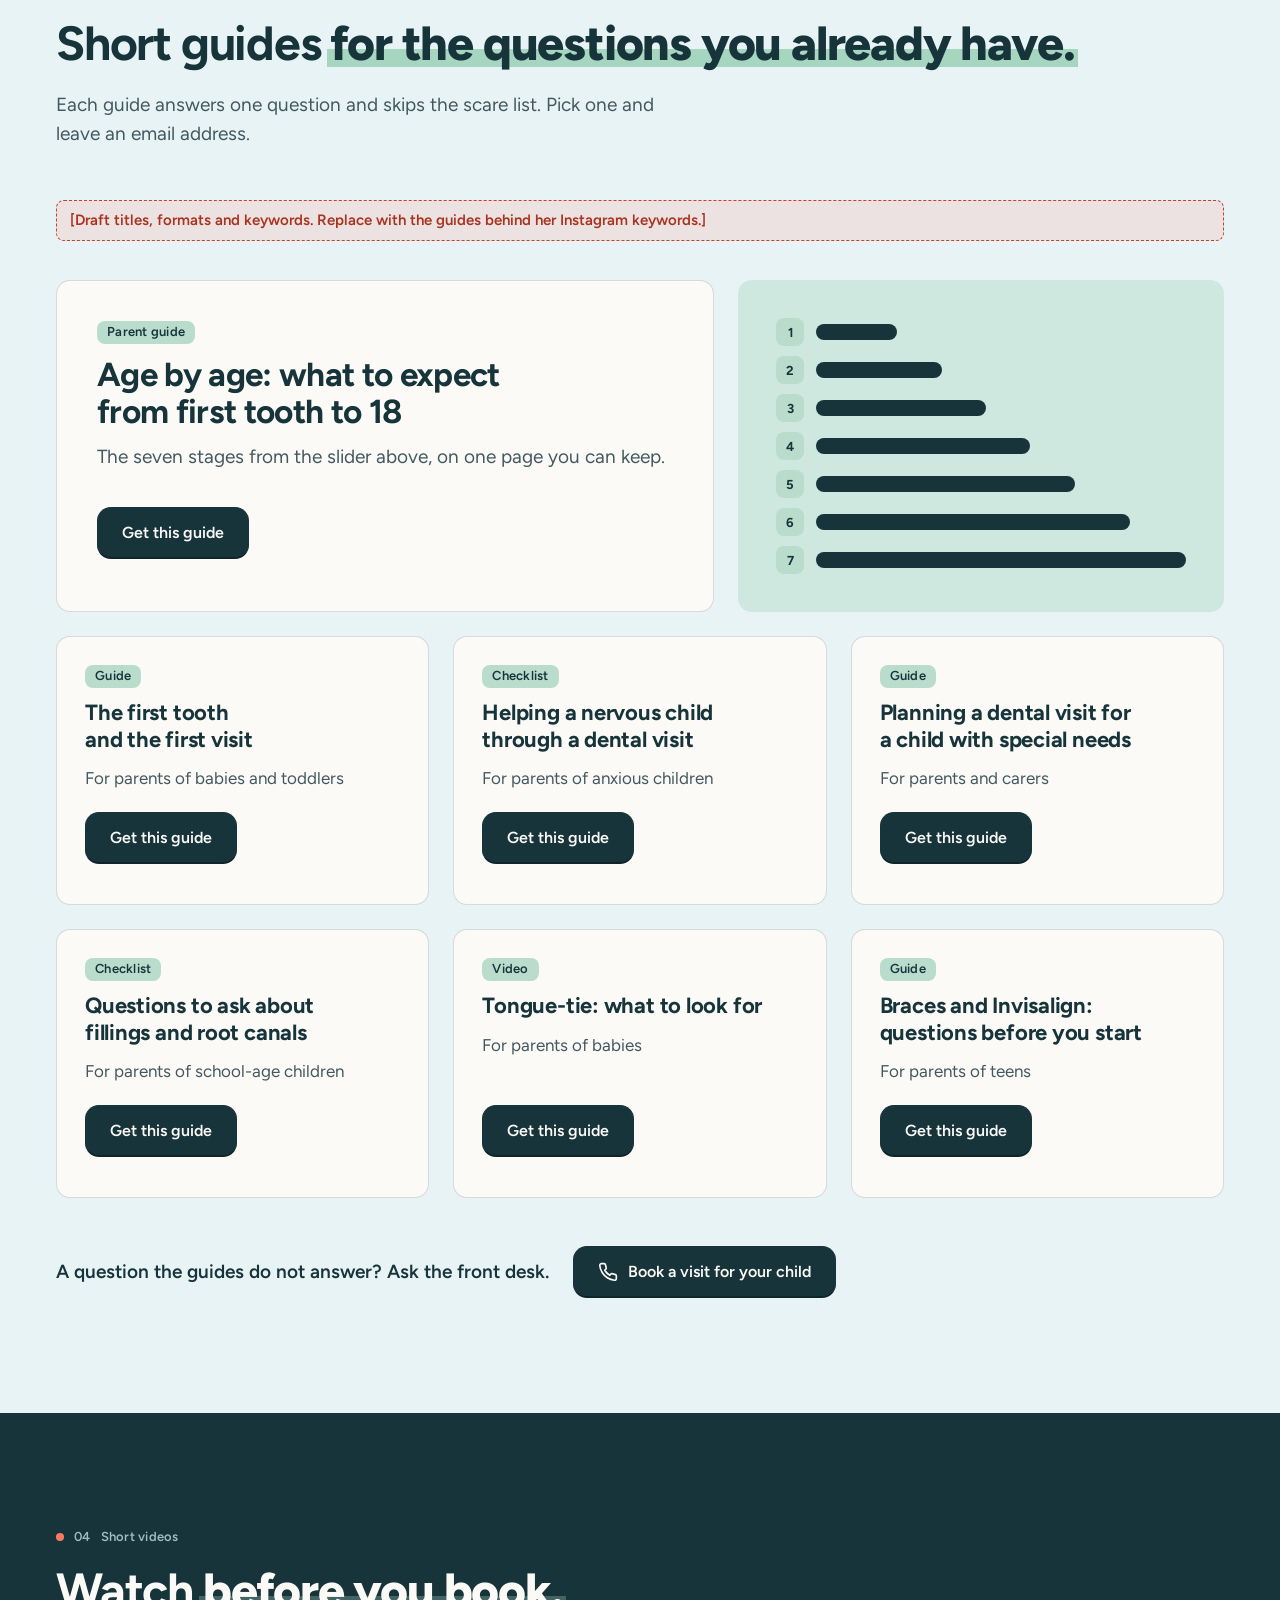
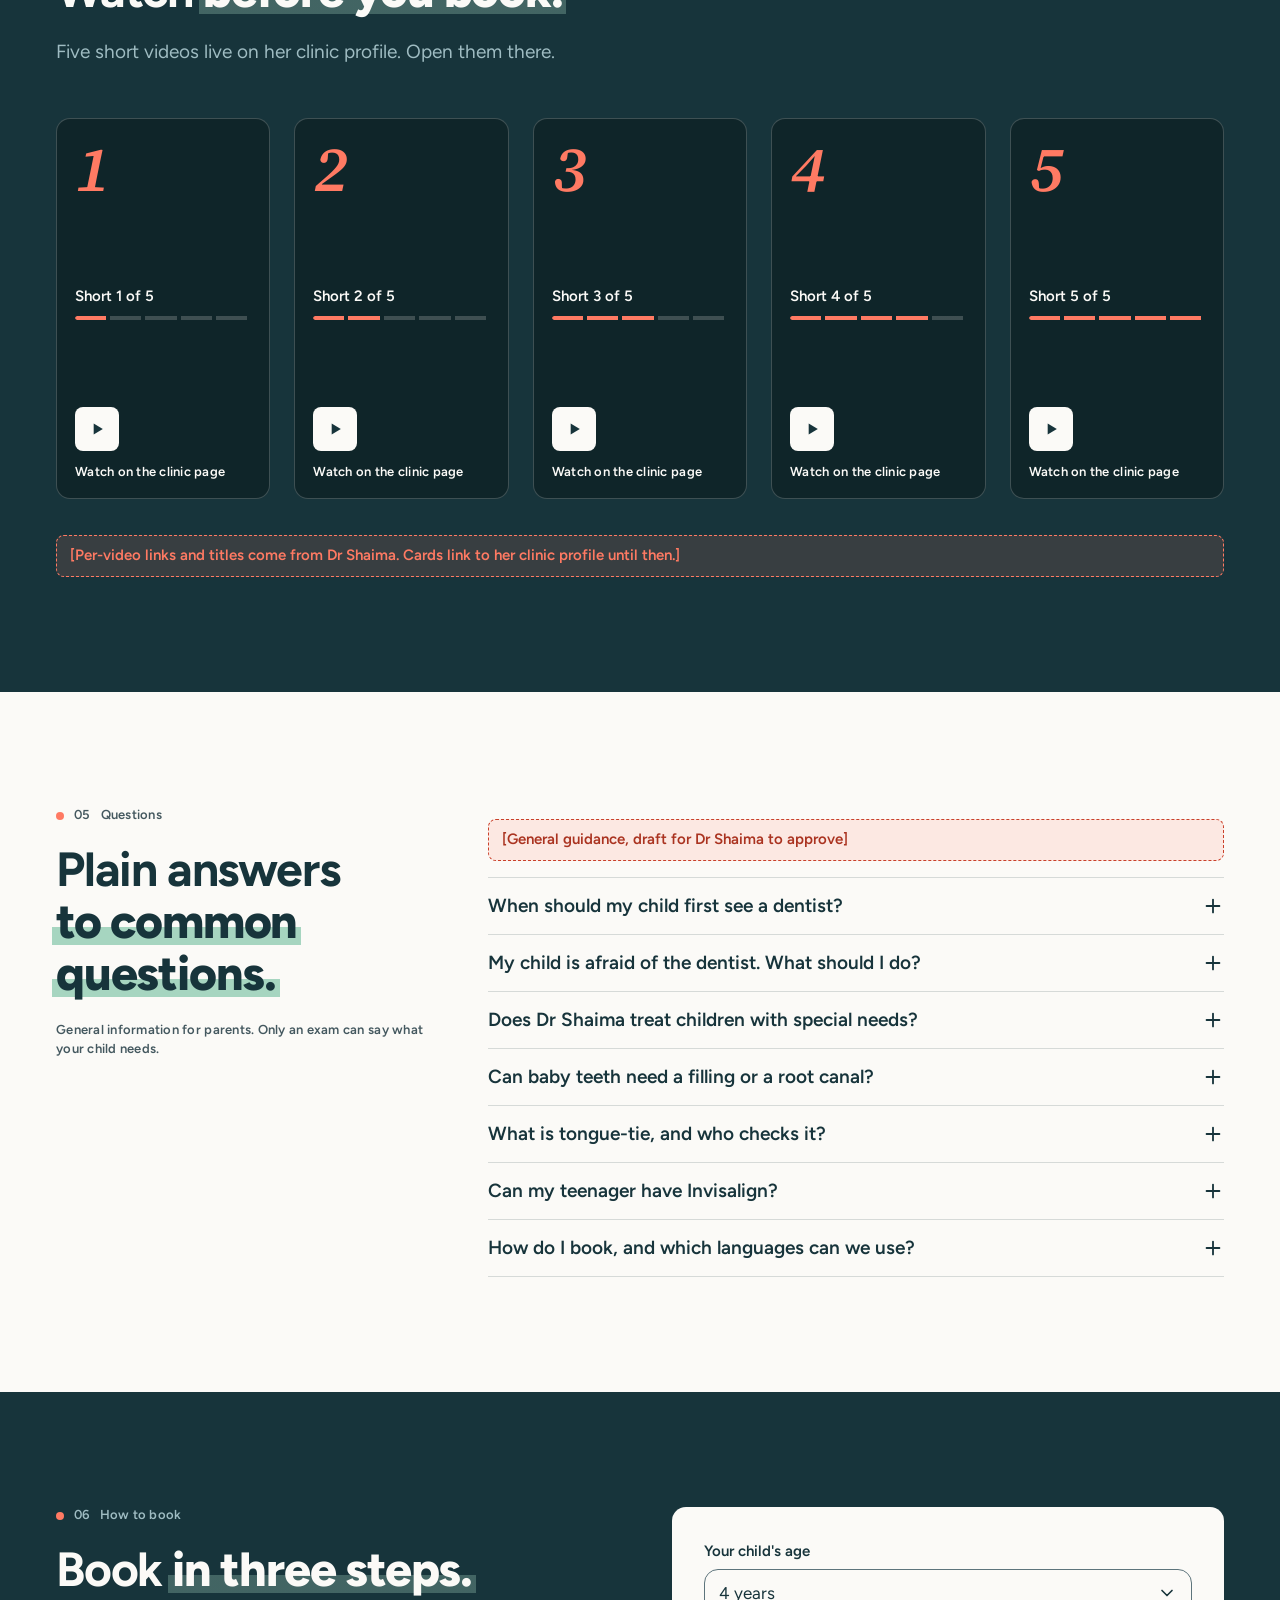
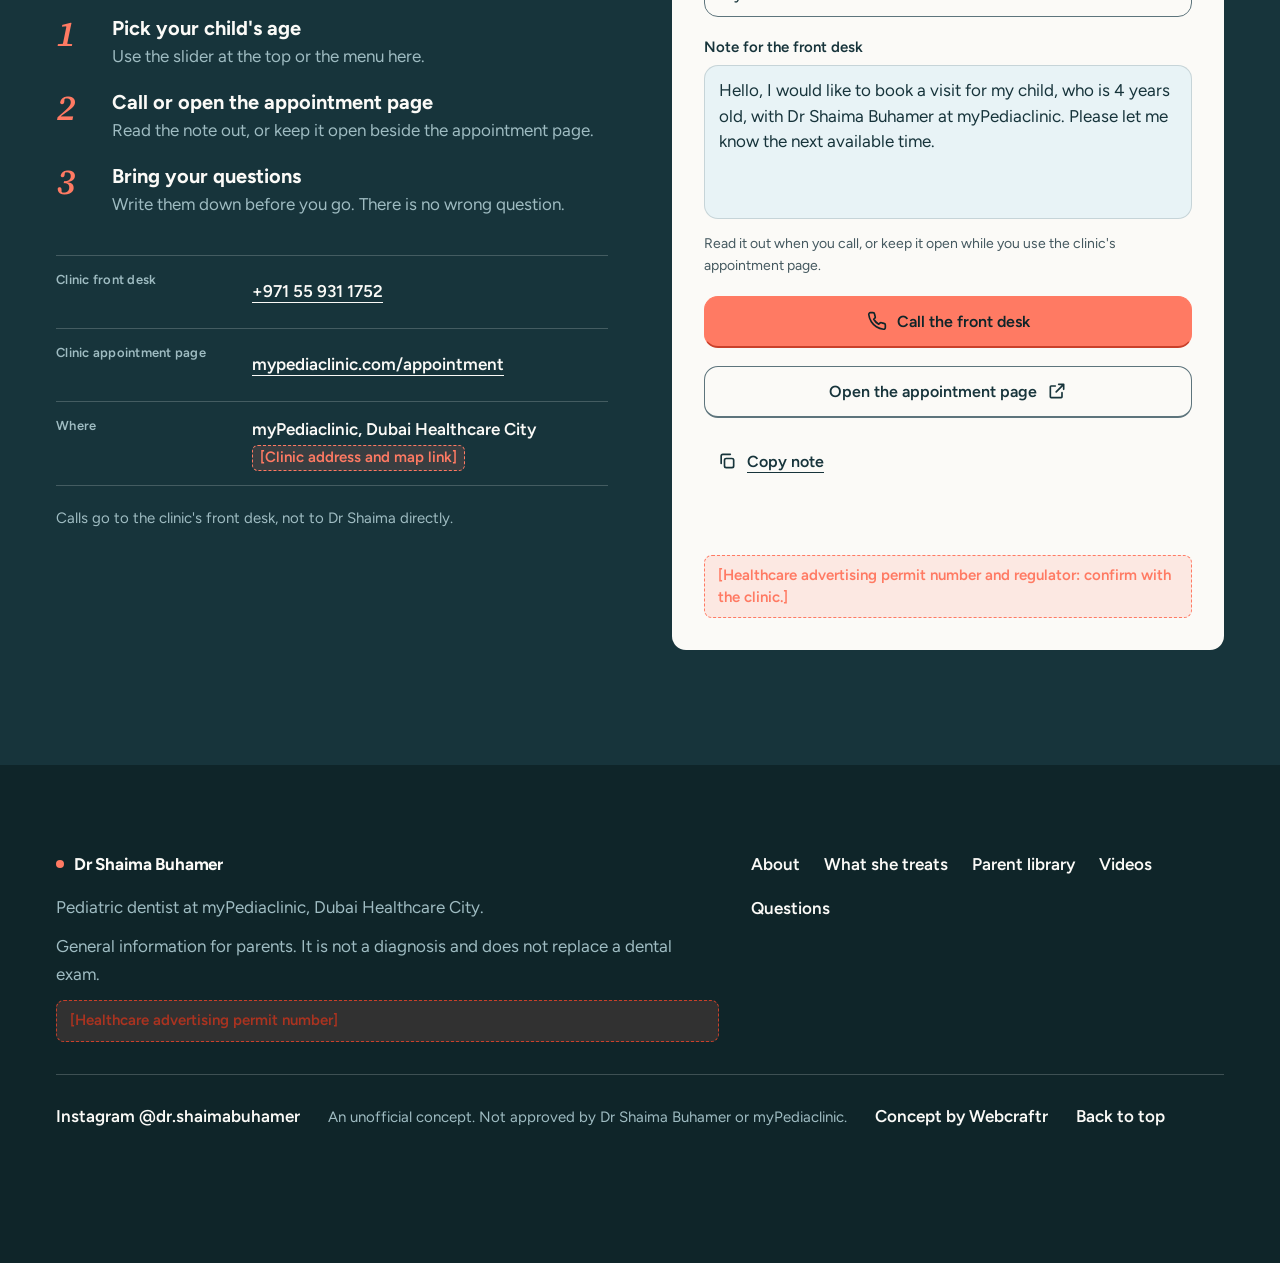
<file: 10-dr-shaima/index.html>
<!doctype html>
<html lang="en" dir="ltr">
<head>
<meta charset="utf-8">
<meta name="viewport" content="width=device-width, initial-scale=1">
<title>Dr Shaima Buhamer: pediatric dentist in Dubai Healthcare City</title>
<meta name="description" content="A calm guide for parents from a pediatric dentist at myPediaclinic. See what usually happens at your child's age, then book a visit." data-i18n-attr="content:meta.description">
<meta name="robots" content="noindex,nofollow">
<meta name="theme-color" content="#e8f3f6">
<meta property="og:type" content="website">
<meta property="og:title" content="Dr Shaima Buhamer: pediatric dentist in Dubai Healthcare City" data-i18n-attr="content:meta.title">
<meta property="og:description" content="A calm guide for parents from a pediatric dentist at myPediaclinic. See what usually happens at your child's age, then book a visit." data-i18n-attr="content:meta.description">

<meta property="og:image" content="https://m-adib.github.io/webcraftr-concepts/10-dr-shaima/assets/og.png">
<meta property="og:image:width" content="1200">
<meta property="og:image:height" content="630">
<meta property="og:image:alt" content="Dr Shaima Buhamer: your child's teeth, one age at a time" data-i18n-attr="content:meta.og.alt">
<meta name="twitter:card" content="summary_large_image">
<meta name="twitter:title" content="Dr Shaima Buhamer: pediatric dentist in Dubai Healthcare City" data-i18n-attr="content:meta.title">
<meta name="twitter:description" content="A calm guide for parents from a pediatric dentist at myPediaclinic. See what usually happens at your child's age, then book a visit." data-i18n-attr="content:meta.description">
<meta name="twitter:image" content="https://m-adib.github.io/webcraftr-concepts/10-dr-shaima/assets/og.png">
<link rel="icon" href="assets/favicon.svg" type="image/svg+xml">
<link rel="preload" href="assets/fonts/figtree-latin-wght-normal.woff2" as="font" type="font/woff2" crossorigin>
<link rel="preload" href="assets/fonts/source-serif-4-latin-600-italic.woff2" as="font" type="font/woff2" crossorigin>
<script>
/* Runs before first paint. Sets language, direction and the motion gate. */
(function () {
  var d = document.documentElement, l = 'en';
  try {
    var q = new URLSearchParams(location.search).get('lang');
    if (q === 'ar' || q === 'en') { l = q; }
    else { var s = localStorage.getItem('drs-lang'); if (s === 'ar' || s === 'en') { l = s; } }
  } catch (e) {}
  d.lang = l; d.dir = l === 'ar' ? 'rtl' : 'ltr';
  if (l === 'ar') { d.classList.add('lang-ar'); }
  d.classList.add('js');
  var rm = window.matchMedia && matchMedia('(prefers-reduced-motion: reduce)').matches;
  d.classList.add(rm ? 'no-motion' : 'motion');
  if (!rm) { setTimeout(function () { if (!window.__drsReady) { d.classList.remove('motion'); d.classList.add('no-motion'); } }, 4000); }
})();
</script>
<link rel="stylesheet" href="css/styles.css">
</head>
<body>


<svg width="0" height="0" style="position:absolute" aria-hidden="true" focusable="false">
  <symbol id="i-arrow" viewBox="0 0 24 24"><path d="M5 12h14M13 6l6 6-6 6"/></symbol>
  <symbol id="i-down" viewBox="0 0 24 24"><path d="M12 5v14M6 13l6 6 6-6"/></symbol>
  <symbol id="i-plus" viewBox="0 0 24 24"><path d="M12 5v14M5 12h14"/></symbol>
  <symbol id="i-minus" viewBox="0 0 24 24"><path d="M5 12h14"/></symbol>
  <symbol id="i-check" viewBox="0 0 24 24"><path d="M5 12.5l4.5 4.5L19 7.5"/></symbol>
  <symbol id="i-play" viewBox="0 0 24 24"><path d="M8 5.5v13l11-6.5z"/></symbol>
  <symbol id="i-tooth" viewBox="0 0 24 24"><path d="M7.5 3C5.3 3 3.5 4.8 3.5 7.2c0 2 1 3.2 1.5 5.1.5 1.9.6 5.2 1.4 7.3.4 1.1 1.6 1.3 2.2.3.8-1.4.9-3.6 1.6-4.9.5-.9 1.1-.9 1.6 0 .7 1.3.8 3.5 1.6 4.9.6 1 1.8.8 2.2-.3.8-2.1.9-5.4 1.4-7.3.5-1.9 1.5-3.1 1.5-5.1C20.5 4.8 18.7 3 16.5 3c-1.5 0-2.4.6-4 .6S9 3 7.5 3z"/></symbol>
  <symbol id="i-phone" viewBox="0 0 24 24"><path d="M22 16.92v3a2 2 0 0 1-2.18 2 19.79 19.79 0 0 1-8.63-3.07 19.5 19.5 0 0 1-6-6 19.79 19.79 0 0 1-3.07-8.67A2 2 0 0 1 4.11 2h3a2 2 0 0 1 2 1.72 12.84 12.84 0 0 0 .7 2.81 2 2 0 0 1-.45 2.11L8.09 9.91a16 16 0 0 0 6 6l1.27-1.27a2 2 0 0 1 2.11-.45 12.84 12.84 0 0 0 2.81.7A2 2 0 0 1 22 16.92z"/></symbol>
  <symbol id="i-copy" viewBox="0 0 24 24"><rect x="9" y="9" width="11" height="11" rx="2"/><path d="M5 15V6a2 2 0 0 1 2-2h9"/></symbol>
  <symbol id="i-ext" viewBox="0 0 24 24"><path d="M14 4h6v6M20 4l-9 9M18 14v5a1 1 0 0 1-1 1H5a1 1 0 0 1-1-1V7a1 1 0 0 1 1-1h5"/></symbol>
</svg>

<a class="skip" href="#main" data-i18n="skip">Skip to content</a>

<noscript><p class="noscript">JavaScript is off. Call the front desk on <a href="tel:+971559311752"><span class="tel">+971 55 931 1752</span></a> to book.</p></noscript>

<header class="hdr" id="hdr">
  <div class="hdr-in">
    <a class="brand" href="#top"><span class="dot" aria-hidden="true"></span><span data-i18n="brand.name">Dr Shaima Buhamer</span></a>
    <nav class="nav">
      <a href="#about" data-i18n="nav.about">About</a>
      <a href="#treats" data-i18n="nav.treats">What she treats</a>
      <a href="#library" data-i18n="nav.library">Parent library</a>
      <a href="#videos" data-i18n="nav.videos">Videos</a>
      <a href="#faq" data-i18n="nav.faq">Questions</a>
    </nav>
    <div class="hdr-r">
      <button type="button" class="lang-btn js-only" id="langToggle" lang="ar" aria-label="التبديل إلى العربية" data-i18n-attr="aria-label:lang.aria"><span data-i18n="lang.label">العربية</span></button>
      
      <a class="btn btn-ink btn-sm hdr-book" href="tel:+971559311752"><svg class="i" aria-hidden="true"><use href="#i-phone"/></svg><span data-i18n="nav.book">Book a visit</span></a>
      <button type="button" class="menu-btn js-only" id="menuBtn" aria-expanded="false" aria-controls="menu"><span class="m-open" data-i18n="nav.menu">Menu</span><span class="m-close" data-i18n="nav.close">Close menu</span></button>
    </div>
  </div>
</header>

<div class="sheet js-only" id="menu" inert>
  <div class="sheet-in">
    <nav class="sheet-links">
      <a href="#about" data-i18n="nav.about">About</a>
      <a href="#treats" data-i18n="nav.treats">What she treats</a>
      <a href="#library" data-i18n="nav.library">Parent library</a>
      <a href="#videos" data-i18n="nav.videos">Videos</a>
      <a href="#faq" data-i18n="nav.faq">Questions</a>
    </nav>
    <a class="btn btn-coral" href="tel:+971559311752"><svg class="i" aria-hidden="true"><use href="#i-phone"/></svg><span data-i18n="nav.book">Book a visit</span></a>
  </div>
</div>

<main id="main" tabindex="-1">


<section class="hero s-sky" id="top" aria-labelledby="h1">
  <div class="wrap">
    <p class="eyebrow rv" style="--d:0ms"><span class="dot" aria-hidden="true"></span><span data-i18n="hero.eyebrow">Pediatric dentistry in Dubai Healthcare City</span></p>
    <h1 class="display" id="h1"><span class="l1 rv" style="--d:80ms" data-i18n="hero.h1.a">Your child's teeth,</span> <span class="l2 rv" style="--d:200ms" data-i18n="hero.h1.b">one age at a time.</span></h1>

    <div class="hero-row">
      <div class="hero-l">
        <p class="lede rv" style="--d:360ms" data-i18n="hero.lede">Slide to your child's age, read what usually comes next, then book a visit with Dr Shaima Buhamer at myPediaclinic.</p>
        <div class="btns rv" style="--d:480ms">
          <a class="btn btn-coral" href="tel:+971559311752"><svg class="i" aria-hidden="true"><use href="#i-phone"/></svg><span data-i18n="cta.book">Book a visit for your child</span></a>
          
          <a class="btn btn-ghost" href="#library"><span data-i18n="cta.guide">Browse the parent library</span><svg class="i" aria-hidden="true"><use href="#i-down"/></svg></a>
        </div>
        
        <p class="hero-alt rv" style="--d:540ms">
          <span class="alt-call"><span data-i18n="hero.alt.call">Call the front desk</span> <a class="tel" href="tel:+971559311752">+971 55 931 1752</a></span>
          <a class="tlink" href="https://www.mypediaclinic.com/appointment/" target="_blank" rel="noopener noreferrer"><span data-i18n="hero.alt.web">or use the appointment page</span><svg class="i" aria-hidden="true"><use href="#i-ext"/></svg><span class="sr-only" data-i18n="sr.newtab">Opens in a new tab</span></a>
        </p>
      </div>

      
      
      <div class="scrub rv" style="--d:280ms" id="scrub">
        <div class="scrub-head">
          <div class="sh-t">
            <h2 class="card-t" id="scrubTitle" data-i18n="scrub.title">How old is your child?</h2>
            <p class="hint js-only" id="scrubHint" data-i18n="scrub.hint">Drag the slider or use the arrow keys.</p>
          </div>
          <p class="readout js-only" id="readout" aria-hidden="true"><span class="r-l" data-i18n="scrub.age">Age</span><span class="r-n" id="rNum">4</span></p>
        </div>

        <div class="sl js-only">
          <input type="range" id="age" min="0" max="18" step="1" value="4" aria-labelledby="scrubTitle" aria-describedby="scrubHint">
          <ol class="ticks" aria-hidden="true">
            <li style="--t:0"><svg class="i"><use href="#i-tooth"/></svg><span class="sr-only" data-i18n="scrub.first">First tooth</span></li>
            <li style="--t:3">3</li>
            <li style="--t:6">6</li>
            <li style="--t:9">9</li>
            <li style="--t:12">12</li>
            <li style="--t:15">15</li>
            <li style="--t:18">18</li>
          </ol>
        </div>

        <div class="chip-track js-only" role="group" aria-labelledby="chipsLbl">
          <span class="sr-only" id="chipsLbl" data-i18n="scrub.chips.aria">Jump to an age range</span>
          <button type="button" class="chip" data-first="0" aria-pressed="false"><svg class="i" aria-hidden="true"><use href="#i-check"/></svg><span data-i18n="band.1.chip">First tooth</span></button>
          <button type="button" class="chip" data-first="1" aria-pressed="false"><svg class="i" aria-hidden="true"><use href="#i-check"/></svg><span data-i18n="band.2.chip">1 to 2</span></button>
          <button type="button" class="chip" data-first="3" aria-pressed="true"><svg class="i" aria-hidden="true"><use href="#i-check"/></svg><span data-i18n="band.3.chip">3 to 5</span></button>
          <button type="button" class="chip" data-first="6" aria-pressed="false"><svg class="i" aria-hidden="true"><use href="#i-check"/></svg><span data-i18n="band.4.chip">6 to 8</span></button>
          <button type="button" class="chip" data-first="9" aria-pressed="false"><svg class="i" aria-hidden="true"><use href="#i-check"/></svg><span data-i18n="band.5.chip">9 to 12</span></button>
          <button type="button" class="chip" data-first="13" aria-pressed="false"><svg class="i" aria-hidden="true"><use href="#i-check"/></svg><span data-i18n="band.6.chip">13 to 15</span></button>
          <button type="button" class="chip" data-first="16" aria-pressed="false"><svg class="i" aria-hidden="true"><use href="#i-check"/></svg><span data-i18n="band.7.chip">16 to 18</span></button>
        </div>

        <div class="panel" id="panel">
          <article class="band" id="band-1" data-band="1">
            <p class="band-stage" data-i18n="scrub.stage" data-i="1">Stage 1 of 7</p>
            <h3 data-i18n="band.1.title">The first tooth</h3>
            <p class="note" data-i18n="band.1.note">The first tooth often appears around 6 months. Many dentists suggest a first visit around the first tooth.</p>
          </article>
          <article class="band" id="band-2" data-band="2">
            <p class="band-stage" data-i18n="scrub.stage" data-i="2">Stage 2 of 7</p>
            <h3 data-i18n="band.2.title">Toddler years</h3>
            <p class="note" data-i18n="band.2.note">More baby teeth come in. Feeding and soothing habits can affect them, so this is a good time to ask what to watch for.</p>
          </article>
          <article class="band cur" id="band-3" data-band="3">
            <p class="band-stage" data-i18n="scrub.stage" data-i="3">Stage 3 of 7</p>
            <h3 data-i18n="band.3.title">Preschool years</h3>
            <p class="note" data-i18n="band.3.note">By about age 3, most children have all 20 baby teeth. Visits at this age are often about getting comfortable, so tell the front desk if your child is nervous.</p>
          </article>
          <article class="band" id="band-4" data-band="4">
            <p class="band-stage" data-i18n="scrub.stage" data-i="4">Stage 4 of 7</p>
            <h3 data-i18n="band.4.title">Baby teeth start to loosen</h3>
            <p class="note" data-i18n="band.4.note">Around age 6, the first adult molars arrive and baby teeth begin to loosen. A good time to ask how the new teeth are coming in.</p>
          </article>
          <article class="band" id="band-5" data-band="5">
            <p class="band-stage" data-i18n="scrub.stage" data-i="5">Stage 5 of 7</p>
            <h3 data-i18n="band.5.title">Mixed teeth</h3>
            <p class="note" data-i18n="band.5.note">Baby and adult teeth sit side by side. This is when many families start asking about crowding and braces.</p>
          </article>
          <article class="band" id="band-6" data-band="6">
            <p class="band-stage" data-i18n="scrub.stage" data-i="6">Stage 6 of 7</p>
            <h3 data-i18n="band.6.title">Early teens</h3>
            <p class="note" data-i18n="band.6.note">Most adult teeth are in by now. Teens can ask about braces and clear aligners such as Invisalign, which Dr Shaima offers.</p>
          </article>
          <article class="band" id="band-7" data-band="7">
            <p class="band-stage" data-i18n="scrub.stage" data-i="7">Stage 7 of 7</p>
            <h3 data-i18n="band.7.title">Late teens</h3>
            <p class="note" data-i18n="band.7.note">Teens can start to take charge of their own visits. Bring any questions about braces, aligners or daily care.</p>
          </article>
        </div>
        
        <p class="draft"><span class="ph" data-i18n="draft.ph">[General guidance, draft for Dr Shaima to approve]</span></p>

        <div class="scrub-actions js-only">
          <a class="btn btn-ink" href="tel:+971559311752"><svg class="i" aria-hidden="true"><use href="#i-phone"/></svg><span data-i18n="scrub.book">Book a visit</span></a>
          <button type="button" class="btn btn-ghost" id="copyScrub" data-lbl="scrub.copy"><svg class="i" aria-hidden="true"><use href="#i-copy"/></svg><span class="lbl" data-i18n="scrub.copy">Copy a note for the front desk</span></button>
        </div>
        <p class="copy-status js-only" id="copyStatus" role="status"></p>
        <p class="fine" data-i18n="scrub.disclaimer">General information for parents. It is not a diagnosis and does not replace an exam.</p>
        <p class="sr-only" id="scrubLive" aria-live="polite"></p>
      </div>

      
      <dl class="facts rv" style="--d:560ms">
        <div><dt data-i18n="fact.clinic.l">Works at</dt><dd data-i18n="fact.clinic.v">myPediaclinic, Dubai Healthcare City</dd></div>
        <div><dt data-i18n="fact.teach.l">Teaches at</dt><dd data-i18n="fact.teach.v">Dubai Health, clinical faculty</dd></div>
        <div><dt data-i18n="fact.lang.l">Languages</dt><dd data-i18n="fact.lang.v">English and Arabic</dd></div>
        <div><dt data-i18n="fact.ages.l">Treats</dt><dd data-i18n="fact.ages.v">Infants to teens</dd></div>
      </dl>
    </div>
  </div>
</section>


<section class="sec s-paper" id="about" aria-labelledby="about-h">
  <div class="wrap about-grid">
    
    <div class="portrait ph rv" data-i18n="about.portrait.ph">[Portrait photo, with her approval]</div>
    <div>
      <p class="slate rv"><span class="dot" aria-hidden="true"></span><span>01</span><span data-i18n="about.slate">Who she is</span></p>
      <h2 class="rv" id="about-h" style="--d:80ms" data-i18n="about.h2">A pediatric dentist <em>who also teaches.</em></h2>
      
      <p class="bio rv" style="--d:160ms"><span class="ph block" data-i18n="about.bio.ph">[Two or three sentences in Dr Shaima's own words]</span></p>
      
      <dl class="cred rv" style="--d:240ms">
        <div><dt data-i18n="cred.title.l">Title</dt><dd><span class="ph" data-i18n="cred.title.v">[Pediatric Dentist, confirm: Specialist or Senior Specialist]</span></dd></div>
        <div><dt data-i18n="cred.exp.l">Experience</dt><dd><span class="ph" data-i18n="cred.exp.v">[11 years, confirm wording]</span></dd></div>
        <div><dt data-i18n="cred.masters.l">Master's degree</dt><dd data-i18n="cred.masters.v">Pediatric Dentistry, Mohammed bin Rashid University</dd></div>
        <div><dt data-i18n="cred.res.l">Residencies</dt><dd data-i18n="cred.res.v">Dubai Hospital and Rashid Hospital</dd></div>
        <div><dt data-i18n="cred.dds.l">Dental degree</dt><dd data-i18n="cred.dds.v">DDS, Ajman University</dd></div>
        <div><dt data-i18n="cred.fac.l">Teaching</dt><dd data-i18n="cred.fac.v">Clinical faculty, Dubai Health</dd></div>
        <div><dt data-i18n="cred.mem.l">Membership</dt><dd data-i18n="cred.mem.v">IAPD member</dd></div>
        <div><dt data-i18n="cred.inv.l">Aligners</dt><dd data-i18n="cred.inv.v">Invisalign provider</dd></div>
      </dl>
      <p class="about-note rv"><span class="ph block" data-i18n="cred.note.ph">[Credentials come from her clinic profile page. Confirm each line in writing.]</span></p>
      <p class="about-link rv">
        <a class="tlink" href="https://www.mypediaclinic.com/doctor/dr-shaima-buhamer/" target="_blank" rel="noopener noreferrer"><span data-i18n="about.cta">See her clinic profile</span><svg class="i" aria-hidden="true"><use href="#i-ext"/></svg><span class="sr-only" data-i18n="sr.newtab">Opens in a new tab</span></a>
      </p>
    </div>
  </div>
</section>


<section class="sec s-mint" id="treats" aria-labelledby="treats-h">
  <div class="wrap treats-grid">
    <div class="treats-l">
      <p class="slate rv"><span class="dot" aria-hidden="true"></span><span>02</span><span data-i18n="treats.slate">What she treats</span></p>
      <h2 class="rv" id="treats-h" style="--d:80ms" data-i18n="treats.h2">What she treats, <em>in plain words.</em></h2>
      <p class="lede rv" style="--d:160ms" data-i18n="treats.lede">From the first tooth to the teen years. If your child's need is not here, ask the front desk.</p>
      <a class="btn btn-ink rv" style="--d:240ms" href="tel:+971559311752"><svg class="i" aria-hidden="true"><use href="#i-phone"/></svg><span data-i18n="cta.book">Book a visit for your child</span></a>
    </div>
    
    <div class="treats-r">
      <div class="trow rv"><span class="n">01</span><div><h3 data-i18n="treat.1.t">Infants to teens</h3><p data-i18n="treat.1.d">Care for every age, from the first tooth to the late teens.</p></div></div>
      <div class="trow rv" style="--d:80ms"><span class="n">02</span><div><h3 data-i18n="treat.2.t">Anxious children</h3><p data-i18n="treat.2.d">Fear of the dentist is common. Say so when you call.</p></div></div>
      <div class="trow rv" style="--d:80ms"><span class="n">03</span><div><h3 data-i18n="treat.3.t">Children with special needs</h3><p data-i18n="treat.3.d">Share what helps your child when you call.</p></div></div>
      <div class="trow rv" style="--d:80ms"><span class="n">04</span><div><h3 data-i18n="treat.4.t">Fillings</h3><p data-i18n="treat.4.d">Repairing a cavity so the tooth can keep working.</p></div></div>
      <div class="trow rv" style="--d:80ms"><span class="n">05</span><div><h3 data-i18n="treat.5.t">Root canals for children</h3><p data-i18n="treat.5.d">Treatment inside the tooth when the nerve is affected.</p></div></div>
      <div class="trow rv" style="--d:80ms"><span class="n">06</span><div><h3 data-i18n="treat.6.t">Tongue-tie</h3><p data-i18n="treat.6.d">A short band under the tongue that can affect feeding or speech in some children.</p></div></div>
      <div class="trow rv" style="--d:80ms"><span class="n">07</span><div><h3 data-i18n="treat.7.t">Orthodontics and Invisalign</h3><p data-i18n="treat.7.d">Straightening teeth with braces or clear aligners.</p></div></div>
    </div>
  </div>
</section>


<section class="sec s-sky" id="library" aria-labelledby="library-h">
  <div class="wrap">
    <div class="head">
      <p class="slate rv"><span class="dot" aria-hidden="true"></span><span>03</span><span data-i18n="library.slate">Parent library</span></p>
      <h2 class="rv" id="library-h" style="--d:80ms" data-i18n="library.h2">Short guides <em>for the questions you already have.</em></h2>
      <p class="lede rv" style="--d:160ms" data-i18n="library.lede">Each guide answers one question and skips the scare list. Pick one and leave an email address.</p>
    </div>
    
    <p class="lib-ph rv"><span class="ph block" data-i18n="library.ph">[Draft titles, formats and keywords. Replace with the guides behind her Instagram keywords.]</span></p>

    <div class="lib-f">
      <article class="lcard rv" id="lib-f">
        <p class="tag" data-i18n="lib.f.tag">Parent guide</p>
        <h3 data-i18n="lib.f.title">Age by age: what to expect from first tooth to 18</h3>
        <p class="sub" data-i18n="lib.f.sub">The seven stages from the slider above, on one page you can keep.</p>
        <div class="lcard-foot">
          <button type="button" class="btn btn-ink js-only" data-cap="cap-f" aria-expanded="false" aria-controls="cap-f"><span data-i18n="lib.open">Get this guide</span></button>
          <a class="btn btn-ink nojs-only" href="#book" data-i18n="lib.open">Get this guide</a>
        </div>
        <div class="cap" id="cap-f"><div class="cap-in"></div></div>
      </article>
      <div class="art rv" style="--d:120ms" aria-hidden="true">
        <div class="art-row"><b>1</b><span class="tr"><i style="--w:22%"></i></span></div>
        <div class="art-row"><b>2</b><span class="tr"><i style="--w:34%"></i></span></div>
        <div class="art-row"><b>3</b><span class="tr"><i style="--w:46%"></i></span></div>
        <div class="art-row"><b>4</b><span class="tr"><i style="--w:58%"></i></span></div>
        <div class="art-row"><b>5</b><span class="tr"><i style="--w:70%"></i></span></div>
        <div class="art-row"><b>6</b><span class="tr"><i style="--w:85%"></i></span></div>
        <div class="art-row"><b>7</b><span class="tr"><i style="--w:100%"></i></span></div>
      </div>
    </div>

    <div class="lib-grid">
      <article class="lcard rv" id="lib-1">
        <p class="tag" data-i18n="fmt.guide">Guide</p>
        <h3 data-i18n="lib.1.title">The first tooth and the first visit</h3>
        <p class="for" data-i18n="lib.1.for">For parents of babies and toddlers</p>
        <div class="lcard-foot">
          <button type="button" class="btn btn-ink js-only" data-cap="cap-1" aria-expanded="false" aria-controls="cap-1"><span data-i18n="lib.open">Get this guide</span></button>
          <a class="btn btn-ink nojs-only" href="#book" data-i18n="lib.open">Get this guide</a>
        </div>
        <div class="cap" id="cap-1"><div class="cap-in"></div></div>
      </article>
      <article class="lcard rv" id="lib-2" style="--d:80ms">
        <p class="tag" data-i18n="fmt.checklist">Checklist</p>
        <h3 data-i18n="lib.2.title">Helping a nervous child through a dental visit</h3>
        <p class="for" data-i18n="lib.2.for">For parents of anxious children</p>
        <div class="lcard-foot">
          <button type="button" class="btn btn-ink js-only" data-cap="cap-2" aria-expanded="false" aria-controls="cap-2"><span data-i18n="lib.open">Get this guide</span></button>
          <a class="btn btn-ink nojs-only" href="#book" data-i18n="lib.open">Get this guide</a>
        </div>
        <div class="cap" id="cap-2"><div class="cap-in"></div></div>
      </article>
      <article class="lcard rv" id="lib-3" style="--d:160ms">
        <p class="tag" data-i18n="fmt.guide">Guide</p>
        <h3 data-i18n="lib.3.title">Planning a dental visit for a child with special needs</h3>
        <p class="for" data-i18n="lib.3.for">For parents and carers</p>
        <div class="lcard-foot">
          <button type="button" class="btn btn-ink js-only" data-cap="cap-3" aria-expanded="false" aria-controls="cap-3"><span data-i18n="lib.open">Get this guide</span></button>
          <a class="btn btn-ink nojs-only" href="#book" data-i18n="lib.open">Get this guide</a>
        </div>
        <div class="cap" id="cap-3"><div class="cap-in"></div></div>
      </article>
      <article class="lcard rv" id="lib-4">
        <p class="tag" data-i18n="fmt.checklist">Checklist</p>
        <h3 data-i18n="lib.4.title">Questions to ask about fillings and root canals</h3>
        <p class="for" data-i18n="lib.4.for">For parents of school-age children</p>
        <div class="lcard-foot">
          <button type="button" class="btn btn-ink js-only" data-cap="cap-4" aria-expanded="false" aria-controls="cap-4"><span data-i18n="lib.open">Get this guide</span></button>
          <a class="btn btn-ink nojs-only" href="#book" data-i18n="lib.open">Get this guide</a>
        </div>
        <div class="cap" id="cap-4"><div class="cap-in"></div></div>
      </article>
      <article class="lcard rv" id="lib-5" style="--d:80ms">
        <p class="tag" data-i18n="fmt.video">Video</p>
        <h3 data-i18n="lib.5.title">Tongue-tie: what to look for</h3>
        <p class="for" data-i18n="lib.5.for">For parents of babies</p>
        <div class="lcard-foot">
          <button type="button" class="btn btn-ink js-only" data-cap="cap-5" aria-expanded="false" aria-controls="cap-5"><span data-i18n="lib.open">Get this guide</span></button>
          <a class="btn btn-ink nojs-only" href="#book" data-i18n="lib.open">Get this guide</a>
        </div>
        <div class="cap" id="cap-5"><div class="cap-in"></div></div>
      </article>
      <article class="lcard rv" id="lib-6" style="--d:160ms">
        <p class="tag" data-i18n="fmt.guide">Guide</p>
        <h3 data-i18n="lib.6.title">Braces and Invisalign: questions before you start</h3>
        <p class="for" data-i18n="lib.6.for">For parents of teens</p>
        <div class="lcard-foot">
          <button type="button" class="btn btn-ink js-only" data-cap="cap-6" aria-expanded="false" aria-controls="cap-6"><span data-i18n="lib.open">Get this guide</span></button>
          <a class="btn btn-ink nojs-only" href="#book" data-i18n="lib.open">Get this guide</a>
        </div>
        <div class="cap" id="cap-6"><div class="cap-in"></div></div>
      </article>
    </div>

    <div class="lib-foot rv">
      <p data-i18n="lib.foot">A question the guides do not answer? Ask the front desk.</p>
      <a class="btn btn-ink" href="tel:+971559311752"><svg class="i" aria-hidden="true"><use href="#i-phone"/></svg><span data-i18n="cta.book">Book a visit for your child</span></a>
    </div>
  </div>
</section>


<section class="sec s-ink on-ink" id="videos" aria-labelledby="videos-h">
  <div class="wrap">
    <div class="head">
      <p class="slate rv"><span class="dot" aria-hidden="true"></span><span>04</span><span data-i18n="videos.slate">Short videos</span></p>
      <h2 class="rv" id="videos-h" style="--d:80ms" data-i18n="videos.h2">Watch <em>before you book.</em></h2>
      <p class="lede rv" style="--d:160ms" data-i18n="videos.lede">Five short videos live on her clinic profile. Open them there.</p>
    </div>
    
    <div class="video-track rv">
      <a class="vcard" href="https://www.mypediaclinic.com/doctor/dr-shaima-buhamer/" target="_blank" rel="noopener noreferrer"><span class="v-num" aria-hidden="true">1</span><span class="v-mid"><span class="v-lbl" data-i18n="video.n" data-n="1">Short 1 of 5</span><span class="v-seg" style="--k:1" aria-hidden="true"></span></span><span><span class="v-play"><svg class="i i-fill" aria-hidden="true"><use href="#i-play"/></svg></span><span class="v-cta" data-i18n="video.cta">Watch on the clinic page</span><span class="sr-only" data-i18n="sr.newtab">Opens in a new tab</span></span></a>
      <a class="vcard" href="https://www.mypediaclinic.com/doctor/dr-shaima-buhamer/" target="_blank" rel="noopener noreferrer"><span class="v-num" aria-hidden="true">2</span><span class="v-mid"><span class="v-lbl" data-i18n="video.n" data-n="2">Short 2 of 5</span><span class="v-seg" style="--k:2" aria-hidden="true"></span></span><span><span class="v-play"><svg class="i i-fill" aria-hidden="true"><use href="#i-play"/></svg></span><span class="v-cta" data-i18n="video.cta">Watch on the clinic page</span><span class="sr-only" data-i18n="sr.newtab">Opens in a new tab</span></span></a>
      <a class="vcard" href="https://www.mypediaclinic.com/doctor/dr-shaima-buhamer/" target="_blank" rel="noopener noreferrer"><span class="v-num" aria-hidden="true">3</span><span class="v-mid"><span class="v-lbl" data-i18n="video.n" data-n="3">Short 3 of 5</span><span class="v-seg" style="--k:3" aria-hidden="true"></span></span><span><span class="v-play"><svg class="i i-fill" aria-hidden="true"><use href="#i-play"/></svg></span><span class="v-cta" data-i18n="video.cta">Watch on the clinic page</span><span class="sr-only" data-i18n="sr.newtab">Opens in a new tab</span></span></a>
      <a class="vcard" href="https://www.mypediaclinic.com/doctor/dr-shaima-buhamer/" target="_blank" rel="noopener noreferrer"><span class="v-num" aria-hidden="true">4</span><span class="v-mid"><span class="v-lbl" data-i18n="video.n" data-n="4">Short 4 of 5</span><span class="v-seg" style="--k:4" aria-hidden="true"></span></span><span><span class="v-play"><svg class="i i-fill" aria-hidden="true"><use href="#i-play"/></svg></span><span class="v-cta" data-i18n="video.cta">Watch on the clinic page</span><span class="sr-only" data-i18n="sr.newtab">Opens in a new tab</span></span></a>
      <a class="vcard" href="https://www.mypediaclinic.com/doctor/dr-shaima-buhamer/" target="_blank" rel="noopener noreferrer"><span class="v-num" aria-hidden="true">5</span><span class="v-mid"><span class="v-lbl" data-i18n="video.n" data-n="5">Short 5 of 5</span><span class="v-seg" style="--k:5" aria-hidden="true"></span></span><span><span class="v-play"><svg class="i i-fill" aria-hidden="true"><use href="#i-play"/></svg></span><span class="v-cta" data-i18n="video.cta">Watch on the clinic page</span><span class="sr-only" data-i18n="sr.newtab">Opens in a new tab</span></span></a>
    </div>
    <p class="fine v-hint" data-i18n="videos.hint">Scroll sideways</p>
    <p class="videos-ph"><span class="ph block" data-i18n="videos.ph">[Per-video links and titles come from Dr Shaima. Cards link to her clinic profile until then.]</span></p>
  </div>
</section>


<section class="sec s-paper" id="faq" aria-labelledby="faq-h">
  <div class="wrap faq-grid">
    <div class="faq-l">
      <p class="slate rv"><span class="dot" aria-hidden="true"></span><span>05</span><span data-i18n="faq.slate">Questions</span></p>
      <h2 class="rv" id="faq-h" style="--d:80ms" data-i18n="faq.h2">Plain answers <em>to common questions.</em></h2>
      <p class="fine rv" style="--d:160ms" data-i18n="faq.disclaimer">General information for parents. Only an exam can say what your child needs.</p>
    </div>
    
    <div class="faq-list rv" style="--d:120ms">
      <p class="draft draft-faq"><span class="ph block" data-i18n="draft.ph">[General guidance, draft for Dr Shaima to approve]</span></p>
      <div class="acc-item">
        <h3><button type="button" class="acc-q" id="faq-q1" aria-expanded="false" aria-controls="faq-a1"><span data-i18n="faq.1.q">When should my child first see a dentist?</span><svg class="i i-plus" aria-hidden="true"><use href="#i-plus"/></svg><svg class="i i-minus" aria-hidden="true"><use href="#i-minus"/></svg></button></h3>
        <div class="acc-panel" id="faq-a1" role="region" aria-labelledby="faq-q1"><div class="acc-in"><p data-i18n="faq.1.a">Many dentists suggest a first visit around the first tooth. Ask the front desk what the clinic prefers.</p></div></div>
      </div>
      <div class="acc-item">
        <h3><button type="button" class="acc-q" id="faq-q2" aria-expanded="false" aria-controls="faq-a2"><span data-i18n="faq.2.q">My child is afraid of the dentist. What should I do?</span><svg class="i i-plus" aria-hidden="true"><use href="#i-plus"/></svg><svg class="i i-minus" aria-hidden="true"><use href="#i-minus"/></svg></button></h3>
        <div class="acc-panel" id="faq-a2" role="region" aria-labelledby="faq-q2"><div class="acc-in"><p data-i18n="faq.2.a">Tell the front desk when you book. Dr Shaima treats anxious children.</p></div></div>
      </div>
      <div class="acc-item">
        <h3><button type="button" class="acc-q" id="faq-q3" aria-expanded="false" aria-controls="faq-a3"><span data-i18n="faq.3.q">Does Dr Shaima treat children with special needs?</span><svg class="i i-plus" aria-hidden="true"><use href="#i-plus"/></svg><svg class="i i-minus" aria-hidden="true"><use href="#i-minus"/></svg></button></h3>
        <div class="acc-panel" id="faq-a3" role="region" aria-labelledby="faq-q3"><div class="acc-in"><p data-i18n="faq.3.a">Yes. When you call, share what helps your child.</p></div></div>
      </div>
      <div class="acc-item">
        <h3><button type="button" class="acc-q" id="faq-q4" aria-expanded="false" aria-controls="faq-a4"><span data-i18n="faq.4.q">Can baby teeth need a filling or a root canal?</span><svg class="i i-plus" aria-hidden="true"><use href="#i-plus"/></svg><svg class="i i-minus" aria-hidden="true"><use href="#i-minus"/></svg></button></h3>
        <div class="acc-panel" id="faq-a4" role="region" aria-labelledby="faq-q4"><div class="acc-in"><p data-i18n="faq.4.a">Yes, they can. A dentist decides after an exam, and Dr Shaima does both for children.</p></div></div>
      </div>
      <div class="acc-item">
        <h3><button type="button" class="acc-q" id="faq-q5" aria-expanded="false" aria-controls="faq-a5"><span data-i18n="faq.5.q">What is tongue-tie, and who checks it?</span><svg class="i i-plus" aria-hidden="true"><use href="#i-plus"/></svg><svg class="i i-minus" aria-hidden="true"><use href="#i-minus"/></svg></button></h3>
        <div class="acc-panel" id="faq-a5" role="region" aria-labelledby="faq-q5"><div class="acc-in"><p data-i18n="faq.5.a">Tongue-tie is a short band under the tongue. If you wonder about feeding or speech, ask a dentist to look. Dr Shaima treats tongue-tie.</p></div></div>
      </div>
      <div class="acc-item">
        <h3><button type="button" class="acc-q" id="faq-q6" aria-expanded="false" aria-controls="faq-a6"><span data-i18n="faq.6.q">Can my teenager have Invisalign?</span><svg class="i i-plus" aria-hidden="true"><use href="#i-plus"/></svg><svg class="i i-minus" aria-hidden="true"><use href="#i-minus"/></svg></button></h3>
        <div class="acc-panel" id="faq-a6" role="region" aria-labelledby="faq-q6"><div class="acc-in"><p data-i18n="faq.6.a">Dr Shaima is an Invisalign provider. An exam decides whether it suits your teenager.</p></div></div>
      </div>
      <div class="acc-item">
        <h3><button type="button" class="acc-q" id="faq-q7" aria-expanded="false" aria-controls="faq-a7"><span data-i18n="faq.7.q">How do I book, and which languages can we use?</span><svg class="i i-plus" aria-hidden="true"><use href="#i-plus"/></svg><svg class="i i-minus" aria-hidden="true"><use href="#i-minus"/></svg></button></h3>
        <div class="acc-panel" id="faq-a7" role="region" aria-labelledby="faq-q7"><div class="acc-in"><p data-i18n="faq.7.a">Call the clinic front desk on <span class="tel">+971 55 931 1752</span> or use the clinic's appointment page. Dr Shaima speaks English and Arabic.</p></div></div>
      </div>
    </div>
  </div>
</section>


<section class="sec s-ink on-ink" id="book" aria-labelledby="book-h">
  <div class="wrap book-grid">
    <div>
      <p class="slate rv"><span class="dot" aria-hidden="true"></span><span>06</span><span data-i18n="book.slate">How to book</span></p>
      <h2 class="rv" id="book-h" style="--d:80ms" data-i18n="book.h2">Book <em>in three steps.</em></h2>
      <ol class="steps">
        <li class="step rv" style="--d:120ms"><span class="n">1</span><div><h3 data-i18n="book.s1.t">Pick your child's age</h3><p data-i18n="book.s1.d">Use the slider at the top or the menu here.</p></div></li>
        <li class="step rv" style="--d:200ms"><span class="n">2</span><div><h3 data-i18n="book.s2.t">Call or open the appointment page</h3><p data-i18n="book.s2.d">Read the note out, or keep it open beside the appointment page.</p></div></li>
        <li class="step rv" style="--d:280ms"><span class="n">3</span><div><h3 data-i18n="book.s3.t">Bring your questions</h3><p data-i18n="book.s3.d">Write them down before you go. There is no wrong question.</p></div></li>
      </ol>
      
      <dl class="contact rv">
        <div><dt data-i18n="book.row.call">Clinic front desk</dt><dd><a class="tel" href="tel:+971559311752">+971 55 931 1752</a></dd></div>
        <div><dt data-i18n="book.row.web">Clinic appointment page</dt><dd><a class="tel" href="https://www.mypediaclinic.com/appointment/" target="_blank" rel="noopener noreferrer">mypediaclinic.com/appointment<span class="sr-only" data-i18n="sr.newtab">Opens in a new tab</span></a></dd></div>
        <div><dt data-i18n="book.row.where">Where</dt><dd><span data-i18n="book.row.where.v">myPediaclinic, Dubai Healthcare City</span><br><span class="ph" data-i18n="book.addr.ph">[Clinic address and map link]</span></dd></div>
      </dl>
      <p class="honest rv" data-i18n="book.honest">Calls go to the clinic's front desk, not to Dr Shaima directly.</p>
    </div>

    <div class="bcard rv" style="--d:160ms">
      <div>
        <label for="bookAge" data-i18n="book.age.l">Your child's age</label>
        <select id="bookAge">
          <option value="0" data-i18n="age.0">under 1 year</option>
          <option value="1" data-i18n="age.1">1 year</option>
          <option value="2" data-i18n="age.2">2 years</option>
          <option value="3" data-i18n="age.few" data-n="3">3 years</option>
          <option value="4" data-i18n="age.few" data-n="4" selected>4 years</option>
          <option value="5" data-i18n="age.few" data-n="5">5 years</option>
          <option value="6" data-i18n="age.few" data-n="6">6 years</option>
          <option value="7" data-i18n="age.few" data-n="7">7 years</option>
          <option value="8" data-i18n="age.few" data-n="8">8 years</option>
          <option value="9" data-i18n="age.few" data-n="9">9 years</option>
          <option value="10" data-i18n="age.few" data-n="10">10 years</option>
          <option value="11" data-i18n="age.many" data-n="11">11 years</option>
          <option value="12" data-i18n="age.many" data-n="12">12 years</option>
          <option value="13" data-i18n="age.many" data-n="13">13 years</option>
          <option value="14" data-i18n="age.many" data-n="14">14 years</option>
          <option value="15" data-i18n="age.many" data-n="15">15 years</option>
          <option value="16" data-i18n="age.many" data-n="16">16 years</option>
          <option value="17" data-i18n="age.many" data-n="17">17 years</option>
          <option value="18" data-i18n="age.many" data-n="18">18 years</option>
        </select>
      </div>
      <div>
        <label for="note" data-i18n="book.note.l">Note for the front desk</label>
        <textarea id="note" rows="5" readonly>Hello, I would like to book a visit for my child, who is 4 years old, with Dr Shaima Buhamer at myPediaclinic. Please let me know the next available time.</textarea>
        <p class="hint" data-i18n="book.note.hint">Read it out when you call, or keep it open while you use the clinic's appointment page.</p>
      </div>
      <a class="btn btn-coral" href="tel:+971559311752"><svg class="i" aria-hidden="true"><use href="#i-phone"/></svg><span data-i18n="book.call">Call the front desk</span></a>
      <a class="btn btn-ghost" href="https://www.mypediaclinic.com/appointment/" target="_blank" rel="noopener noreferrer"><span data-i18n="book.web">Open the appointment page</span><svg class="i" aria-hidden="true"><use href="#i-ext"/></svg><span class="sr-only" data-i18n="sr.newtab">Opens in a new tab</span></a>
      <button type="button" class="btn btn-text js-only" id="copyBook" data-lbl="book.copy"><svg class="i" aria-hidden="true"><use href="#i-copy"/></svg><span class="lbl" data-i18n="book.copy">Copy note</span></button>
      <p class="copy-status js-only" id="copyStatusBook" role="status"></p>
      
      <div class="ph-wrap">
        <span class="ph block" data-i18n="book.permit.ph">[Healthcare advertising permit number and regulator: confirm with the clinic.]</span>
      </div>
    </div>
  </div>
</section>

</main>

<footer class="foot">
  <div class="wrap">
    <div class="foot-top">
      <div>
        <a class="brand" href="#top"><span class="dot" aria-hidden="true"></span><span data-i18n="brand.name">Dr Shaima Buhamer</span></a>
        <p class="foot-line" data-i18n="footer.line">Pediatric dentist at myPediaclinic, Dubai Healthcare City.</p>
        <p data-i18n="footer.disclaimer">General information for parents. It is not a diagnosis and does not replace a dental exam.</p>
        
        <span class="ph block" data-i18n="footer.permit.ph">[Healthcare advertising permit number]</span>
      </div>
      <nav class="foot-links">
        <a href="#about" data-i18n="nav.about">About</a>
        <a href="#treats" data-i18n="nav.treats">What she treats</a>
        <a href="#library" data-i18n="nav.library">Parent library</a>
        <a href="#videos" data-i18n="nav.videos">Videos</a>
        <a href="#faq" data-i18n="nav.faq">Questions</a>
      </nav>
    </div>
    <div class="foot-bot">
      
      <a href="https://www.instagram.com/dr.shaimabuhamer/" target="_blank" rel="noopener noreferrer"><span data-i18n="footer.ig">Instagram @dr.shaimabuhamer</span><span class="sr-only" data-i18n="sr.newtab">Opens in a new tab</span></a>
      <p data-i18n="footer.unofficial">An unofficial concept. Not approved by Dr Shaima Buhamer or myPediaclinic.</p>
      <a href="https://webcraftr.co" target="_blank" rel="noopener noreferrer"><span data-i18n="footer.concept">Concept by Webcraftr</span><span class="sr-only" data-i18n="sr.newtab">Opens in a new tab</span></a>
      <a href="#top" data-i18n="footer.top">Back to top</a>
    </div>
  </div>
</footer>


<div class="sticky" id="sticky">
  <div class="sticky-in">
    <span class="sticky-t" data-i18n="sticky.text">Book a visit for your child</span>
    <a class="btn btn-coral" href="tel:+971559311752"><svg class="i" aria-hidden="true"><use href="#i-phone"/></svg><span data-i18n="sticky.cta">Call the front desk</span></a>
  </div>
</div>


<template id="tpl-capture">
  <form class="cap-form" novalidate>
    <label class="fl" for="cap-email" data-i18n="lib.field.l">Email address</label>
    <input type="email" id="cap-email" name="email" autocomplete="email" inputmode="email" placeholder="name@example.com" data-i18n-attr="placeholder:lib.field.placeholder">
    <div class="hp" aria-hidden="true"><label><span data-i18n="lib.hp.l">Leave this field empty</span><input type="text" name="company_site" tabindex="-1" autocomplete="off"></label></div>
    <p class="err" role="alert"></p>
    <div class="cap-actions">
      <button type="submit" class="btn btn-ink" data-i18n="lib.send">Send me the guide</button>
      <button type="button" class="btn btn-ghost" data-cap-close data-i18n="lib.cancel">Cancel</button>
    </div>
    
    <p class="fine"><span class="ph" data-i18n="lib.privacy.ph">[Consent wording, and where captured emails go: confirm with the clinic.]</span></p>
  </form>
</template>
<template id="tpl-stub">
  <div class="cap-stub" role="status">
    <p data-i18n="lib.stub">This form isn't connected yet, so nothing was sent.</p>
    <p data-i18n="lib.stub.after">Once it is connected, the guide will arrive at the address you typed.</p>
    <div class="cap-actions"><button type="button" class="btn btn-ghost" data-cap-close data-i18n="ui.close">Close</button></div>
  </div>
</template>

<script src="js/i18n.js"></script>
<script src="js/main.js"></script>
</body>
</html>
</file>
<file: 01-hager/css/styles.css>
:root{
  --ink:#0b0b0c;
  --ink-2:#151517;
  --bone:#efebe2;
  --bone-2:#e4dfd3;
  --signal:#ff4d1c;
  --signal-deep:#b92d05;
  --mute-ink:#a8a398;
  --mute-bone:#5a564d;
  --line-ink:rgba(239,235,226,.18);
  --line-bone:rgba(11,11,12,.18);
  --out:cubic-bezier(.16,1,.3,1);
  --inout:cubic-bezier(.65,0,.25,1);
  --wrap:1660px;
  --gut:30px;
  --head-h:64px;
  --pad:120px;
  --f-latin:"Archivo","Hanken Grotesk",system-ui,sans-serif;
  --f-display:"Archivo","Hanken Grotesk",system-ui,sans-serif;
  --f-body:"Hanken Grotesk",system-ui,-apple-system,"Segoe UI",sans-serif;
  --fs-display:clamp(64px,13.5vw,208px);
  --fs-heading:clamp(40px,6vw,88px);
  --fs-h3:clamp(24px,2.2vw,32px);
  --fs-body:17px;
  --fs-label:12px;
  --lh-display:.86;
  --lh-heading:.95;
  --lh-body:1.55;
}

/* Fonts: self-hosted variable woff2, no third-party host. */
@font-face{font-family:"Archivo";src:url("../assets/fonts/archivo-latin-wdth-normal.woff2") format("woff2-variations");font-weight:100 900;font-stretch:62% 125%;font-style:normal;font-display:swap;unicode-range:U+0000-00FF,U+0131,U+0152-0153,U+02BB-02BC,U+02C6,U+02DA,U+02DC,U+0304,U+0308,U+0329,U+2000-206F,U+20AC,U+2122,U+2191,U+2193,U+2212,U+2215,U+FEFF,U+FFFD}
@font-face{font-family:"Hanken Grotesk";src:url("../assets/fonts/hanken-grotesk-latin-wght-normal.woff2") format("woff2-variations");font-weight:100 900;font-style:normal;font-display:swap;unicode-range:U+0000-00FF,U+0131,U+0152-0153,U+02BB-02BC,U+02C6,U+02DA,U+02DC,U+0304,U+0308,U+0329,U+2000-206F,U+20AC,U+2122,U+2191,U+2193,U+2212,U+2215,U+FEFF,U+FFFD}
@font-face{font-family:"Cairo";src:url("../assets/fonts/cairo-arabic-wght-normal.woff2") format("woff2-variations");font-weight:200 1000;font-style:normal;font-display:swap;unicode-range:U+0600-06FF,U+0750-077F,U+0870-088E,U+0890-0891,U+0897-08E1,U+08E3-08FF,U+200C-200E,U+2010-2011,U+204F,U+2E41,U+FB50-FDFF,U+FE70-FE74,U+FE76-FEFC}

/* Scenes: components read only these variables. */
.scene-ink{--bg:var(--ink);--fg:var(--bone);--mute:var(--mute-ink);--line:var(--line-ink);--accent-text:var(--signal);--raise:var(--ink-2)}
.scene-bone{--bg:var(--bone);--fg:var(--ink);--mute:var(--mute-bone);--line:var(--line-bone);--accent-text:var(--signal-deep);--raise:var(--bone-2)}
.scene{background:var(--bg);color:var(--fg)}

/* Arabic tokens */
html[lang="ar"]{
  --f-display:"Cairo","Archivo","Hanken Grotesk",sans-serif;
  --f-body:"Cairo","Archivo","Hanken Grotesk",sans-serif;
  --fs-display:clamp(48px,8.4vw,136px);
  --fs-heading:clamp(34px,4.8vw,70px);
  --fs-h3:clamp(22px,2vw,30px);
  --fs-body:18px;
  --fs-label:14px;
  --lh-display:1.29;
  --lh-heading:1.29;
  --lh-body:1.7;
}

/* Base */
*,*::before,*::after{box-sizing:border-box}
html{-webkit-text-size-adjust:100%;text-size-adjust:100%;scroll-padding-top:calc(var(--head-h) + 16px);background:var(--ink)}
html.motion{scroll-behavior:smooth}
body{margin:0;background:var(--ink);color:var(--bone);font-family:var(--f-body);font-size:var(--fs-body);line-height:var(--lh-body);font-weight:400;font-synthesis:none;-webkit-font-smoothing:antialiased;-moz-osx-font-smoothing:grayscale;text-rendering:optimizeLegibility}
html[lang="ar"] body{font-weight:400}
img,svg{display:block;max-width:100%}
h1,h2,h3,p,ul,ol,dl,dd,figure{margin:0}
ul,ol{padding:0;list-style:none}
a{color:inherit}
button{font:inherit;color:inherit}
[hidden]{display:none !important}
html[lang="ar"] *{letter-spacing:0 !important;text-transform:none !important}
html[lang="ar"] bdi[lang="en"]{font-family:"Hanken Grotesk","Archivo",sans-serif}
html[lang="ar"] :is(.t-display,.t-heading,.t-h3,.label,.btn,.num,.kw-chip) bdi[lang="en"]{font-family:"Archivo","Hanken Grotesk",sans-serif;font-stretch:75%;font-weight:850}
html[lang="ar"] :is(.t-display,.t-heading) bdi[lang="en"]{font-size:.9em;text-transform:uppercase !important}
:focus-visible{outline:2px solid var(--accent-text,var(--signal));outline-offset:3px}

.sr-only{position:absolute !important;width:1px;height:1px;margin:-1px;padding:0;overflow:hidden;clip:rect(0 0 0 0);clip-path:inset(50%);white-space:nowrap;border:0}
.skip{position:fixed;inset-inline-start:12px;top:12px;z-index:300;display:inline-flex;align-items:center;min-height:44px;padding:0 18px;background:var(--signal);color:var(--ink);font-weight:600;text-decoration:none;transform:translateY(-220%)}
.skip:focus{transform:none}

/* Layout */
.wrap{width:100%;max-width:var(--wrap);margin-inline:auto;padding-inline:var(--gut)}
.g4{display:grid;grid-template-columns:repeat(4,minmax(0,1fr));column-gap:var(--gut)}
.sect{padding-block:var(--pad);overflow-x:clip}
.slate{color:var(--mute);margin-bottom:clamp(28px,4vw,56px)}
.sect-head{align-items:end;row-gap:24px;margin-bottom:clamp(36px,5vw,72px)}
.sect-head .t-heading{grid-column:1 / span 3}
.sect-head .lead{grid-column:4}

/* Type */
.t-display{font-family:var(--f-display);font-weight:850;font-stretch:70%;text-transform:uppercase;letter-spacing:-.02em;font-size:var(--fs-display);line-height:var(--lh-display)}
.t-heading{font-family:var(--f-display);font-weight:800;font-stretch:75%;text-transform:uppercase;letter-spacing:-.005em;font-size:var(--fs-heading);line-height:var(--lh-heading)}
.t-h3{font-family:var(--f-display);font-weight:800;font-stretch:80%;text-transform:uppercase;letter-spacing:.005em;font-size:var(--fs-h3);line-height:1.1}
html[lang="ar"] :is(.t-display,.t-heading,.t-h3){font-weight:900;font-stretch:normal}
.label{font-family:var(--f-display);font-size:var(--fs-label);font-weight:600;font-stretch:110%;letter-spacing:.14em;text-transform:uppercase;line-height:1.4}
html[lang="ar"] .label{font-weight:700;font-stretch:normal}
.num{font-family:var(--f-display);font-variant-numeric:lining-nums}
.lead{font-weight:600;max-width:46ch}
.lead,.hero-sub,.poster-note,details p,.tp-copy p,.cell p,.foot-legal p{text-wrap:pretty}
.t-display,.t-heading,.t-h3,.eyebrow,.slate{text-wrap:balance}
.nb{white-space:nowrap}
.blk{display:block}
.is-accent{color:var(--accent-text)}
.link{color:inherit;text-decoration:underline;text-decoration-thickness:1px;text-underline-offset:4px}
.link:hover{color:var(--accent-text)}
dd .link{display:inline-flex;align-items:center;min-height:44px}

/* Placeholders stay obviously unfinished */
.ph{background:color-mix(in srgb,var(--accent-text) 14%,transparent);border-bottom:1px dashed var(--accent-text);padding:0 .2em;-webkit-box-decoration-break:clone;box-decoration-break:clone}
.ph-block{display:block;padding:14px 16px;border:1px dashed var(--accent-text);border-bottom-style:dashed;max-width:56ch}
.ph .ph{background:none;border-bottom:0;padding:0}
.ph-line{font-size:15px;line-height:1.5}
html[lang="ar"] .ph-line{font-size:16px}

/* Buttons */
.btn{display:inline-flex;align-items:stretch;min-height:56px;border:1px solid currentColor;border-radius:0;background:none;text-decoration:none;cursor:pointer;font-family:var(--f-display);font-size:14px;font-weight:600;font-stretch:110%;letter-spacing:.1em;text-transform:uppercase;line-height:1.2}
html[lang="ar"] .btn{font-size:15px;font-weight:700;font-stretch:normal}
.btn-face{display:flex;align-items:center;justify-content:center;gap:12px;padding:0 24px;min-height:inherit;flex:1;transition:transform 120ms var(--out),background-color 120ms var(--out),color 120ms var(--out)}
.btn:hover .btn-face{transform:translateY(-1px)}
.btn:active .btn-face{transform:translateY(1px)}
.btn-primary{background:var(--signal);color:var(--ink);border-color:var(--ink)}
.scene-ink .btn-primary{border-color:var(--signal)}
.btn-primary:hover{background:var(--bone)}
.scene-bone .btn-primary:hover{background:var(--ink);color:var(--bone)}
.btn-ghost{color:var(--fg)}
.btn-ghost:hover .btn-face{background:var(--fg);color:var(--bg)}
.btn-sm{min-height:44px}
.btn-sm .btn-face{padding:0 16px}
.arrow{flex:none;width:16px;height:16px}
.arrow.down{transform:rotate(90deg)}
html[dir="rtl"] .arrow:not(.down){transform:scaleX(-1)}
.btn:hover .arrow:not(.down){translate:3px 0}
html[dir="rtl"] .btn:hover .arrow:not(.down){translate:-3px 0}

/* Curtain for the language switch */
.curtain{position:fixed;inset:0;z-index:250;background:var(--ink);transform:scaleY(0);transform-origin:bottom;transition:transform 220ms var(--inout);pointer-events:none}
.curtain.in{transform:scaleY(1)}

/* No flash of English before Arabic is applied */
.i18n-pending main,.i18n-pending .site-head,.i18n-pending .site-foot,.i18n-pending .sticky{opacity:0}

/* Header */
.site-head{position:sticky;top:0;z-index:50;height:var(--head-h);background:var(--bg);color:var(--fg);border-bottom:1px solid var(--line)}
.head-row{height:100%;display:flex;align-items:center;justify-content:space-between;gap:20px}
.brand{display:flex;align-items:baseline;gap:10px;text-decoration:none;min-height:44px;align-items:center}
.brand-mark{font-family:"Archivo",sans-serif;font-weight:900;font-stretch:75%;font-size:26px;line-height:1;letter-spacing:-.01em !important}
.brand-sub{color:var(--mute)}
.nav{display:flex;gap:28px;margin-inline:auto}
.nav a{display:inline-flex;align-items:center;min-height:44px;text-decoration:none;font-family:var(--f-display);font-size:var(--fs-label);font-weight:600;font-stretch:110%;letter-spacing:.14em;text-transform:uppercase}
html[lang="ar"] .nav a{font-size:15px;font-weight:700;font-stretch:normal}
.nav a:hover{color:var(--accent-text)}
.head-actions{display:flex;align-items:center;gap:12px}
.lang-btn{min-height:44px;min-width:44px;padding:0 14px;border:1px solid var(--line);background:transparent;color:var(--fg);cursor:pointer;font-family:var(--f-display);font-size:14px;font-weight:600;line-height:1}
.lang-btn[lang="ar"]{font-family:"Cairo",sans-serif;font-size:16px;font-weight:700}
.lang-btn:hover{background:var(--fg);color:var(--bg)}

/* 01 Hero */
.hero{position:relative;min-height:min(calc(100vh - var(--head-h)),940px);min-height:min(calc(100svh - var(--head-h)),940px);display:flex;flex-direction:column;padding-top:clamp(28px,5.5vh,84px);overflow-x:clip}
.rules{position:absolute;inset:0;max-width:var(--wrap);margin-inline:auto;padding-inline:var(--gut);display:grid;grid-template-columns:repeat(4,minmax(0,1fr));column-gap:var(--gut);pointer-events:none}
.rules i{display:block;border-inline-start:1px solid var(--line)}
.rules i.end{position:absolute;inset-block:0;inset-inline-end:var(--gut);width:0;border-inline-start:1px solid var(--line)}
.hero-wrap{position:relative;z-index:1;flex:1;display:flex;flex-direction:column}
.hero .slate{margin-bottom:clamp(14px,2.4vh,28px)}
.hero-grid{flex:1;align-items:start;row-gap:36px}
.hero-copy{grid-column:1 / span 3;min-width:0}
.hero-proof{grid-column:4;min-width:0}
.hero .slate,.hero .eyebrow{width:fit-content;background:var(--bg)}
.hero-sub{background:var(--bg)}
.hero .h1-line{width:fit-content;background:var(--bg)}
.hero .btn-ghost{background:var(--bg)}
.hero h1{margin:0}
.eyebrow{display:block;margin-bottom:clamp(14px,2.4vh,26px);color:var(--mute);font-weight:600;line-height:1.4}
.h1-line{display:block}
html:not([lang="ar"]) .hero .h1-line{padding-block:.02em}
/* The AR hero h1 lines are Latin tagline words, so they take the display line-height, not the 1.29 Arabic one */
html[lang="ar"] .hero .h1-line{line-height:.9;padding-block:.02em}
.hero-sub{max-width:52ch;margin-top:clamp(18px,3vh,32px)}
.hero-cta{display:flex;flex-wrap:wrap;gap:12px;margin-top:clamp(18px,3vh,32px)}
.proof-strip{display:grid;grid-template-columns:repeat(4,minmax(0,1fr));column-gap:var(--gut);margin-top:auto;padding-top:clamp(24px,4vh,48px)}
.proof-strip li{background:var(--bg);border-top:1px solid var(--line);padding:16px 0 clamp(18px,3vh,30px);display:flex;flex-direction:column;gap:4px}
.ps-n{font-family:var(--f-display);font-weight:800;font-stretch:75%;font-size:var(--fs-heading);line-height:.95;color:var(--fg)}
html[lang="ar"] .ps-n{font-weight:900;font-stretch:normal}
.ps-l{color:var(--accent-text)}
.ps-s{color:var(--mute);font-size:13px;line-height:1.4}
html[lang="ar"] .ps-s{font-size:15px}

/* Hero card: facts from Hager's own bio and the interview link, nothing measured */
.glance{background:var(--raise);border:1px solid var(--line);padding:16px 18px 20px;color:var(--fg);display:flex;flex-direction:column;min-width:0;width:100%}
.gl-top{color:var(--mute);padding-bottom:12px;border-bottom:1px solid var(--line)}
.gl-rows{display:flex;flex-direction:column;flex:1}
.gl-rows>div{flex:1 1 auto;display:grid;grid-template-columns:108px minmax(0,1fr);column-gap:12px;align-items:center;min-height:56px;padding-block:8px;border-bottom:1px solid var(--line)}
.gl-rows dt{color:var(--mute)}
.gl-rows dd{font-weight:600;line-height:1.35;min-width:0}
.gl-rail{display:grid;grid-template-columns:repeat(12,minmax(0,1fr));gap:3px;margin-top:20px;direction:ltr}
.gl-rail i{display:block;height:6px;background:var(--signal)}
.motion .gl-rail i{background:var(--line)}
.motion .hero-proof.is-in .gl-rail i{background:var(--signal);transition:background-color 140ms linear;transition-delay:calc(450ms + var(--k,0) * 70ms)}
.gl-cap{margin-top:10px;color:var(--accent-text)}
@media (min-width:1101px){
  .hero-proof{align-self:stretch;display:flex}
}
@media (min-width:1101px) and (max-width:1340px){
  .gl-rows>div{grid-template-columns:minmax(0,1fr);row-gap:2px;align-content:center}
}

/* Statement strip */
.strip{position:relative;display:flex;align-items:center;height:56px;overflow:hidden;background:var(--signal);color:var(--ink);border-block:1px solid var(--ink)}
.strip-track{display:flex;flex:none;width:max-content;direction:ltr;animation:strip 40s linear infinite}
.strip.is-paused .strip-track,.strip.is-off .strip-track{animation-play-state:paused}
html[dir="rtl"] .strip-track{animation-direction:reverse}
html[dir="rtl"] .strip{direction:ltr}
html[dir="rtl"] .strip-toggle{inset-inline-end:auto;inset-inline-start:0;border-inline-start:0;border-inline-end:1px solid var(--ink)}
.strip-set{display:flex;flex:none}
.strip-set li{display:flex;align-items:center;white-space:nowrap;padding-inline:40px;font-family:"Archivo",sans-serif;font-weight:850;font-stretch:70%;font-size:28px;line-height:1;text-transform:uppercase;letter-spacing:.01em}
.strip-set li::after{content:"";width:10px;height:10px;background:var(--ink);margin-inline-start:80px;flex:none}
html[lang="ar"] .strip-set li{direction:rtl;font-family:"Cairo","Archivo",sans-serif;font-weight:900;font-stretch:normal;font-size:26px}
html[lang="ar"] .strip-set li bdi[lang="en"]{font-family:"Archivo",sans-serif;font-weight:850;font-stretch:70%;text-transform:uppercase !important}
@keyframes strip{from{transform:translateX(0)}to{transform:translateX(-50%)}}
.strip-toggle{position:absolute;inset-block:0;inset-inline-end:0;width:56px;display:grid;place-items:center;border:0;border-inline-start:1px solid var(--ink);background:var(--signal);color:var(--ink);cursor:pointer;padding:0}
.strip-toggle:hover{background:var(--ink);color:var(--signal)}
.strip-toggle .ico-play{display:none}
.strip-toggle[aria-pressed="true"] .ico-play{display:block}
.strip-toggle[aria-pressed="true"] .ico-pause{display:none}

/* 02 Proof */
.proof-grid{row-gap:32px}
.proof-poster{grid-column:1 / span 2;min-width:0}
.proof-copy{grid-column:3 / span 2;min-width:0;display:flex;flex-direction:column;gap:24px;align-self:start}
.poster{display:flex;flex-direction:column;gap:20px;min-height:min(60vh,520px);padding:clamp(20px,2.4vw,32px);background:var(--bg);color:var(--fg);border:1px solid var(--ink);text-decoration:none}
.poster:hover{background:var(--ink-2)}
.poster-play{width:84px;height:84px;border:1px solid var(--signal);display:grid;place-items:center;margin-block:auto 0}
.poster-play i{display:block;width:22px;height:26px;background:var(--signal);clip-path:polygon(0 0,100% 50%,0 100%)}
html[dir="rtl"] .poster-play i{transform:scaleX(-1)}
.poster:hover .poster-play{background:var(--signal)}
.poster:hover .poster-play i{background:var(--ink)}
.poster-kicker{color:var(--accent-text)}
.poster-guest{font-weight:600}
.poster-ph{align-self:flex-start;font-size:14px;line-height:1.45}
.poster-cta{display:flex;align-items:center;gap:10px;margin-top:6px;padding-top:16px;border-top:1px solid var(--line)}
.poster-note{margin-top:14px;color:var(--mute);font-size:14px;line-height:1.5;max-width:52ch}
.proof-facts{margin-top:0}

/* 03 Program */
.prog-head{align-items:end;row-gap:24px;margin-bottom:clamp(32px,4vw,56px)}
.prog-h2{grid-column:1 / span 3}
.prog-intro{grid-column:4;display:flex;flex-direction:column;gap:14px}
.weeks-ui{display:none}
.weeks-ready .weeks-ui{display:block}
.weeks-ready .weeks-list,.weeks-ready .weeks-nojs,.weeks-ready .weeks-nojs-ph{display:none}
.rail{display:grid;grid-template-columns:repeat(12,minmax(0,1fr));border:1px solid var(--line)}
.rail button{position:relative;min-height:64px;padding:0;border:0;border-inline-end:1px solid var(--line);background:transparent;color:var(--mute);font-family:"Archivo",sans-serif;font-weight:700;font-stretch:100%;font-size:17px;letter-spacing:.04em !important;cursor:pointer;transition:background-color 120ms var(--out),color 120ms var(--out)}
.rail button:last-child{border-inline-end:0}
.rail button:hover{color:var(--fg);background:var(--raise)}
.rail button.is-done::before{content:"";position:absolute;inset-inline:0;top:0;height:4px;background:var(--signal)}
.rail button[aria-selected="true"]{background:var(--signal);color:var(--ink);outline:1px solid var(--signal)}
.rail button:focus-visible{outline:2px solid var(--bone);outline-offset:-4px}
.wk-panel{border:1px solid var(--line);border-top:0;padding:clamp(20px,2.4vw,36px);min-height:200px}
.wk-inner{display:grid;grid-template-columns:repeat(4,minmax(0,1fr));column-gap:var(--gut);row-gap:20px;transition:opacity 240ms var(--out),transform 240ms var(--out)}
.wk-inner.is-swapping{opacity:0;transform:translateY(8px)}
.wk-id{grid-column:1 / span 2}
.wk-n{display:block;font-family:"Archivo",sans-serif;font-weight:850;font-stretch:70%;font-size:var(--fs-heading);line-height:.95;color:var(--accent-text);letter-spacing:-.02em !important}
.wk-label{display:block;margin-top:10px;color:var(--mute)}
.wk-body{grid-column:3 / span 2;display:flex;flex-direction:column;gap:16px}
.wk-frame{max-width:none;min-height:140px;display:flex;align-items:center;margin:0}
.weeks-nojs{color:var(--mute);margin-bottom:20px}
.weeks-nojs-ph{margin-bottom:24px}
.weeks-list{display:grid;grid-template-columns:repeat(4,minmax(0,1fr));column-gap:var(--gut)}
.weeks-list li{border-top:1px solid var(--line);padding:16px 0 20px}
.wl-n{color:var(--accent-text);font-family:var(--f-display);font-size:var(--fs-label);font-weight:600;font-stretch:110%;letter-spacing:.14em;text-transform:uppercase}
.prog-details{margin-top:clamp(28px,3vw,48px)}

/* 04 Tracks */
.tabs{display:none;grid-template-columns:repeat(3,minmax(0,1fr));border:1px solid var(--line)}
.tracks-ready .tabs{display:grid}
.tab{position:relative;min-height:64px;padding:8px 20px;border:0;border-inline-end:1px solid var(--line);background:transparent;color:var(--fg);text-align:start;cursor:pointer;display:flex;align-items:center}
.tab:last-child{border-inline-end:0}
.tab:hover{background:var(--raise)}
.tab[aria-selected="true"]{background:var(--ink);color:var(--bone)}
.tab[aria-selected="true"]::after{content:"";position:absolute;inset-inline:0;bottom:0;height:4px;background:var(--signal)}
.track-panel{padding-top:clamp(28px,3.4vw,48px);row-gap:24px}
.tp-copy{grid-column:1 / span 2;display:flex;flex-direction:column;align-items:flex-start;gap:18px;min-width:0}
.tp-copy p{max-width:52ch}
.tp-care{grid-column:3 / span 2;align-self:start;background:var(--raise);border:1px solid var(--fg);padding:clamp(18px,2vw,28px);min-width:0}
.tp-care-label{color:var(--accent-text);margin-bottom:10px}
.tp-care p{max-width:52ch}
.tracks:not(.tracks-ready) .track-panel{border-top:1px solid var(--line);margin-top:28px}

/* 05 Start */
.start-grid{row-gap:0}
.cell{display:flex;flex-direction:column;align-items:flex-start;gap:16px;min-width:0;padding:22px 24px 32px 0;border-top:1px solid var(--fg);min-height:340px}
.cell p{max-width:44ch}
.cell .btn{margin-top:auto}
.cell-wide{grid-column:span 2}
.cell-n{font-family:var(--f-display);font-weight:800;font-stretch:75%;font-size:var(--fs-heading);line-height:.95;color:var(--accent-text);text-transform:uppercase}
html[lang="ar"] .cell-n{font-weight:900;font-stretch:normal}
@media (min-width:1101px){html[lang="ar"] .cell-n{font-size:calc(var(--fs-heading) * .78)}}
.start-note{margin-top:clamp(28px,3vw,48px);color:var(--mute)}

/* 06 Keyword */
.kw-grid{row-gap:40px;align-items:start}
.kw-main{grid-column:1 / span 2;min-width:0;display:flex;flex-direction:column;align-items:flex-start;gap:24px}
.kw-side{grid-column:3 / span 2;min-width:0;align-self:end}
.kw-chips{display:flex;flex-wrap:wrap;gap:12px}
.kw-chip{display:inline-flex;align-items:center;min-height:48px;padding:0 18px;border:1px solid var(--fg);font-family:"Archivo",sans-serif;font-weight:800;font-stretch:75%;font-size:22px;letter-spacing:.02em !important}
.kw-actions{display:flex;flex-wrap:wrap;gap:12px}
.kw-status{height:0;margin-top:-24px;position:relative;top:14px;overflow:visible;color:var(--accent-text);font-weight:600}
.kw-form{position:relative;display:flex;flex-direction:column;gap:14px;padding:clamp(20px,2.4vw,32px);background:var(--raise);border:1px solid var(--line)}
.kw-form .label{color:var(--mute)}
.field-row{display:flex;gap:0;align-items:stretch}
.field-row input{flex:1;min-width:0;min-height:56px;padding:0 16px;border:1px solid var(--fg);border-inline-end:0;border-radius:0;background:var(--bg);color:var(--fg);font:inherit;font-size:16px}
.field-row input::placeholder{color:var(--mute)}
.field-row input:focus-visible{outline:2px solid var(--accent-text);outline-offset:2px}
.field-row .btn{flex:none}
.hp{position:absolute;inset-inline-start:0;top:0;width:1px;height:1px;overflow:hidden;clip-path:inset(50%)}
.hp label{display:block}
.hp input{width:44px;height:44px}
.privacy{color:var(--mute);font-size:14px;line-height:1.5}
html[lang="ar"] .privacy{font-size:15px}
.form-result{min-height:1.5em;font-weight:600}
.form-result[data-state="ok"]{color:var(--accent-text)}
.form-result[data-state="err"]{color:var(--accent-text)}

/* 07 Coach */
.coach-grid{row-gap:36px;align-items:start}
.coach-photo{grid-column:1 / span 2;position:relative;background:var(--bone-2);aspect-ratio:1 / 1;max-height:min(86vh,780px);width:100%;overflow:hidden;border:1px solid var(--line)}
.coach-photo img{width:100%;height:100%;object-fit:cover;object-position:50% 0}
.coach-photo::after{content:"";position:absolute;inset:0;pointer-events:none;background:linear-gradient(to top,var(--ink) 0,rgba(11,11,12,.97) 12%,rgba(11,11,12,.86) 24%,rgba(11,11,12,.55) 34%,rgba(11,11,12,0) 46%)}
.coach-ph{position:absolute;z-index:2;inset-inline:0;bottom:0;margin:0;padding:12px 16px;background:var(--ink);color:var(--bone);border-bottom:0;font-size:14px;line-height:1.4}
.coach-copy{grid-column:3 / span 2;align-self:stretch;display:flex;flex-direction:column;gap:22px;min-width:0}
.coach-copy .btn{align-self:flex-start;margin-top:auto}
.facts{display:flex;flex-direction:column;margin-top:8px}
.facts>div{display:grid;grid-template-columns:140px minmax(0,1fr);align-items:center;border-top:1px solid var(--line);padding-block:6px}
.facts>div:last-child{border-bottom:1px solid var(--line)}
.facts dt{color:var(--mute)}

/* 08 FAQ */
.faq-grid{row-gap:32px;align-items:start}
.faq-grid>.t-heading{grid-column:1 / span 2}
.faq-list{grid-column:3 / span 2;min-width:0;border-bottom:1px solid var(--line)}
details{border-top:1px solid var(--line)}
summary{display:flex;align-items:center;justify-content:space-between;gap:20px;min-height:64px;padding-block:14px;cursor:pointer;list-style:none;font-family:var(--f-display);font-weight:700;font-stretch:90%;font-size:20px;line-height:1.25}
html[lang="ar"] summary{font-weight:800;font-stretch:normal;font-size:19px}
summary::-webkit-details-marker{display:none}
summary::after{content:"";flex:none;width:16px;height:16px;background:linear-gradient(currentColor,currentColor) center / 100% 2px no-repeat,linear-gradient(currentColor,currentColor) center / 2px 100% no-repeat}
details[open] summary::after{background:linear-gradient(currentColor,currentColor) center / 100% 2px no-repeat}
summary:hover{color:var(--accent-text)}
details p{padding-bottom:22px;max-width:58ch;color:var(--mute)}

/* 09 Book */
.book-grid{row-gap:32px;align-items:start}
.book-grid>.t-display{grid-column:1 / -1}
.book-side{grid-column:1 / span 2;min-width:0;display:flex;flex-direction:column;gap:28px}
.book-rows{display:flex;flex-direction:column}
.book-rows .row{display:grid;grid-template-columns:140px minmax(0,1fr);align-items:center;border-top:1px solid var(--line);padding-block:6px}
.book-rows .row:last-child{border-bottom:1px solid var(--line)}
.book-rows dt{color:var(--mute)}
.cal{grid-column:3 / span 2;min-width:0;display:flex;flex-direction:column;background:var(--raise);border:1px solid var(--line)}
.cal.is-flash{animation:flash 1.4s var(--out)}
@keyframes flash{0%,60%{outline:2px solid var(--signal);outline-offset:3px}100%{outline:2px solid transparent;outline-offset:3px}}
.cal-bar{display:flex;justify-content:space-between;align-items:center;gap:12px;padding:14px 20px;border-bottom:1px solid var(--line);color:var(--mute)}
.cal-body{flex:1;display:flex;min-height:clamp(320px,32vw,420px)}
.cal-stub{flex:1;margin:clamp(14px,2vw,22px);display:flex;flex-direction:column;align-items:center;justify-content:center;gap:14px;padding:clamp(20px,3vw,40px);text-align:center;border:1px dashed var(--line)}
.cal-ico{color:var(--accent-text)}
.cal-stub-ph{font-size:15px;line-height:1.45}
.cal-stub-s{max-width:34ch;color:var(--mute);font-size:16px;line-height:1.5}
.cal-embed{display:block;width:100%;min-height:700px;border:0;background:#fff}
.cal-foot{display:flex;flex-wrap:wrap;align-items:center;gap:12px;padding:16px 20px;border-top:1px solid var(--line)}
.cal-open{display:inline-flex;align-items:center;min-height:44px;margin-inline-start:auto}

/* Footer */
.site-foot{padding-top:clamp(48px,6vw,88px);overflow:hidden}
.foot-grid{row-gap:32px;align-items:start}
.foot-legal{grid-column:1 / span 2;display:flex;flex-direction:column;gap:12px;max-width:52ch}
.foot-tag{font-family:var(--f-display);font-weight:800;font-stretch:80%;font-size:var(--fs-h3);line-height:1.1;text-transform:uppercase}
html[lang="ar"] .foot-tag{font-weight:900;font-stretch:normal}
html[lang="ar"] .foot-tag bdi[lang="en"]{font-family:"Archivo",sans-serif;font-weight:800;font-stretch:80%;text-transform:uppercase !important}
.foot-legal p:not(.foot-tag){color:var(--mute);font-size:15px;line-height:1.5}
.foot-links{grid-column:3;display:flex;flex-direction:column}
.foot-links a{display:flex;align-items:center;min-height:44px;text-decoration:none;font-family:var(--f-display);font-size:14px;font-weight:600;font-stretch:110%;letter-spacing:.14em;text-transform:uppercase}
html[lang="ar"] .foot-links a{font-size:15px;font-weight:700;font-stretch:normal}
.foot-links a:hover{color:var(--accent-text)}
.foot-credit{grid-column:4;display:flex;flex-direction:column;gap:6px;color:var(--mute);font-size:15px;line-height:1.5}
.foot-credit .link{display:inline-flex;align-items:center;min-height:44px;color:var(--fg)}
.foot-mark{--S:calc((min(100vw,var(--wrap)) - 2 * var(--gut)) / 1.9);margin-top:clamp(40px,6vw,88px);height:calc(var(--S) * .74);overflow:hidden;padding-inline:var(--gut);max-width:var(--wrap);margin-inline:auto}
.foot-mark span{display:block;direction:ltr;text-align:center;white-space:nowrap;font-family:"Archivo",sans-serif;font-weight:900;font-stretch:62%;font-size:var(--S);line-height:.8;letter-spacing:.005em !important;color:var(--ink);transform:translateX(-.0225em)}

/* Sticky bar */
.sticky{position:fixed;inset-inline:0;bottom:0;z-index:60;display:flex;align-items:center;justify-content:space-between;gap:16px;padding:10px var(--gut) calc(10px + env(safe-area-inset-bottom,0px));background:var(--ink-2);color:var(--bone);border-top:1px solid var(--line-ink);transform:translateY(100%);visibility:hidden;transition:transform 320ms var(--out),visibility 0s linear 320ms}
.sticky.show{transform:none;visibility:visible;transition:transform 320ms var(--out),visibility 0s}
.sticky-text{font-weight:600;line-height:1.3}
.sticky .btn-primary{border-color:var(--signal)}

/* Reveal */
.motion [data-reveal]{opacity:0;transform:translateY(28px);filter:blur(6px);transition:opacity 950ms var(--out),transform 950ms var(--out),filter 950ms var(--out);transition-delay:calc(var(--i,0) * 70ms)}
.motion [data-reveal].is-in{opacity:1;transform:none;filter:none}

/* Tablet */
@media (max-width:1100px){
  :root{--pad:90px}
  .nav{gap:20px}
  .brand-sub{display:none}
  .hero-copy{grid-column:1 / span 4}
  .hero-proof{grid-column:1 / span 4;max-width:520px}
  .sect-head .t-heading,.prog-h2{grid-column:1 / span 4}
  .sect-head .lead,.prog-intro{grid-column:1 / span 4}
  .proof-poster,.proof-copy{grid-column:1 / span 4}
  .coach-photo{grid-column:1 / span 3}
  .coach-copy{grid-column:1 / span 4}
  .faq-grid>.t-heading,.faq-list{grid-column:1 / span 4}
  .kw-main,.kw-side{grid-column:1 / span 4}
  .kw-status{height:auto;min-height:1.55em;margin-top:0;top:0}
  .tp-copy,.tp-care{grid-column:1 / span 4}
  .cell{grid-column:span 2}
  .cell-wide{grid-column:span 4}
  .wk-id,.wk-body{grid-column:1 / span 4}
  .weeks-list{grid-template-columns:repeat(2,minmax(0,1fr))}
  .book-side{display:contents}
  .book-side .lead{grid-column:1 / span 4;order:1}
  .cal{grid-column:1 / span 4;order:2}
  .book-rows{grid-column:1 / span 4;order:3}
  .foot-legal{grid-column:1 / span 4}
  .foot-links{grid-column:1 / span 2}
  .foot-credit{grid-column:3 / span 2}
}
@media (max-width:899px){
  .nav{display:none}
  .head-row{gap:12px}
}

/* Mobile */
@media (max-width:720px){
  :root{--gut:20px;--pad:50px;--fs-display:clamp(56px,16.4vw,72px);--fs-heading:40px;--lh-display:.9;--lh-heading:1;--fs-body:16px;--fs-label:13px}
  html[lang="ar"]{--fs-display:clamp(40px,12vw,56px);--fs-heading:34px;--fs-body:17px}
  .rules i:not(:first-child):not(.end){display:none}
  .hero .slate,.hero .eyebrow,.hero-sub,.hero .h1-line,.hero .btn-ghost{background:transparent}
  .hero{padding-top:24px}
  .hero-proof{max-width:none}
  .hero-cta .btn{width:100%}
  .proof-strip{grid-template-columns:repeat(2,minmax(0,1fr));row-gap:0}
  .proof-strip li{padding-bottom:20px}
  .ps-n{font-size:40px}
  .ps-s{font-size:14px}
  .strip{height:48px}
  .strip-set li{font-size:22px;padding-inline:28px}
  .strip-set li::after{margin-inline-start:56px}
  html[lang="ar"] .strip-set li{font-size:21px}
  .strip-toggle{width:48px}
  .poster{min-height:380px}
  .proof-copy{align-self:start}
  .rail{grid-template-columns:repeat(6,minmax(0,1fr))}
  .rail button{min-height:56px}
  .rail button:nth-child(6){border-inline-end:0}
  .rail button:nth-child(n+7){border-top:1px solid var(--line)}
  .rail button:nth-child(12){border-inline-end:0}
  .wk-panel{min-height:0}
  .weeks-list{grid-template-columns:minmax(0,1fr)}
  .tab{min-height:56px;padding:8px 10px}
  .tab .label{font-size:14px;line-height:1.25}
  html[lang="ar"] .tab .label{font-size:15px}
  .tp-care{order:-1}
  .cell,.cell-wide{grid-column:1 / span 4;min-height:0;padding-right:0}
  .cell{padding-inline-end:0}
  .field-row{flex-direction:column;gap:12px}
  .field-row input{border-inline-end:1px solid var(--fg)}
  .kw-actions .btn,.cal-foot .btn{width:100%}
  .cal-embed{min-height:640px}
  .cal-open{margin-inline-start:0}
  .kw-side{align-self:start}
  .coach-copy .btn{margin-top:6px}
  .coach-photo{grid-column:1 / span 4}
  .facts>div,.book-rows .row{grid-template-columns:110px minmax(0,1fr)}
  .foot-links,.foot-credit{grid-column:1 / span 4}
  .sticky{padding-inline:var(--gut)}
  .sticky-text{font-size:14px}
  .brand-mark{font-size:24px}
  .head-actions{gap:8px}
  .head-actions .btn{display:none}
  .lang-btn{padding:0 12px}
  .btn-sm .btn-face{padding:0 12px}
}
@media (max-width:540px){
  .tabs{grid-template-columns:minmax(0,1fr)}
  .tab{min-height:52px;padding:8px 16px;border-inline-end:0;border-bottom:1px solid var(--line)}
  .tab:last-child{border-bottom:0}
  .tab .label{font-size:14px}
}

/* Reduced motion and the no-JS safety net */
.no-motion .strip{height:auto;min-height:56px}
.no-motion .strip-track{animation:none;flex-wrap:wrap;width:100%;padding-inline-end:56px}
.no-motion .strip-set{flex-wrap:wrap}
.no-motion .strip-set[aria-hidden="true"]{display:none}
.no-motion .strip-set li{padding-block:12px}
.no-motion .strip-toggle{display:none}
@media (prefers-reduced-motion:reduce){
  html{scroll-behavior:auto}
  *,*::before,*::after{animation-duration:.001ms !important;animation-iteration-count:1 !important;transition-duration:.001ms !important;transition-delay:0s !important}
  .strip-track{animation:none}
}
</file>
<file: 02-maysa/css/styles.css>
/* Maysa Piller, concept site by Webcraftr.
   Order: tokens, fonts, base, shared parts, header, sections, footer, sticky bar, motion. */

/* ---------- 1. Tokens ---------- */
:root {
  --navy: #0c1f33;
  --navy-2: #10273d;
  --navy-deep: #081726;
  --linen: #f6f1e7;
  --sand: #eadfca;
  --sand-2: #e1d5bb;
  --steel: #4a5a6b;
  --mist: #a9b4be;
  --brass: #b08d57;
  --oxide: #8a3b2e;
  --hair: #0c1f3326;
  --hair-navy: #f6f1e72e;

  --focus: var(--navy);
  --rule: var(--hair);

  --radius: 2px;
  --gutter: clamp(20px, 5vw, 64px);
  --container: 1240px;
  --section-y: clamp(72px, 10vw, 144px);
  --col-gap: clamp(20px, 3vw, 40px);
  --header-h: 76px;
  --ease: cubic-bezier(.16, 1, .3, 1);

  --font-display: "Cormorant Garamond", Georgia, "Times New Roman", serif;
  --font-text: "Inter Tight", system-ui, -apple-system, "Segoe UI", sans-serif;
  --fs-display: clamp(2.75rem, 7vw, 6.25rem);
  --fs-h2: clamp(2rem, 4.2vw, 3.5rem);
}

/* Navy surfaces flip the focus ring and the link rule to suit the dark ground. */
.on-navy {
  --focus: var(--brass);
  --rule: var(--hair-navy);
}

/* ---------- 2. Fonts (self-hosted, latin subset) ---------- */
@font-face {
  font-family: "Cormorant Garamond";
  font-style: normal;
  font-weight: 300;
  font-display: swap;
  src: url("../assets/fonts/cormorant-garamond-latin-300-normal.woff2") format("woff2");
  unicode-range: U+0000-00FF, U+0131, U+0152-0153, U+02BB-02BC, U+02C6, U+02DA, U+02DC, U+0304, U+0308, U+0329, U+2000-206F, U+20AC, U+2122, U+2191, U+2193, U+2212, U+2215, U+FEFF, U+FFFD;
}
@font-face {
  font-family: "Cormorant Garamond";
  font-style: italic;
  font-weight: 300;
  font-display: swap;
  src: url("../assets/fonts/cormorant-garamond-latin-300-italic.woff2") format("woff2");
  unicode-range: U+0000-00FF, U+0131, U+0152-0153, U+02BB-02BC, U+02C6, U+02DA, U+02DC, U+0304, U+0308, U+0329, U+2000-206F, U+20AC, U+2122, U+2191, U+2193, U+2212, U+2215, U+FEFF, U+FFFD;
}
@font-face {
  font-family: "Cormorant Garamond";
  font-style: normal;
  font-weight: 400;
  font-display: swap;
  src: url("../assets/fonts/cormorant-garamond-latin-400-normal.woff2") format("woff2");
  unicode-range: U+0000-00FF, U+0131, U+0152-0153, U+02BB-02BC, U+02C6, U+02DA, U+02DC, U+0304, U+0308, U+0329, U+2000-206F, U+20AC, U+2122, U+2191, U+2193, U+2212, U+2215, U+FEFF, U+FFFD;
}
@font-face {
  font-family: "Cormorant Garamond";
  font-style: normal;
  font-weight: 500;
  font-display: swap;
  src: url("../assets/fonts/cormorant-garamond-latin-500-normal.woff2") format("woff2");
  unicode-range: U+0000-00FF, U+0131, U+0152-0153, U+02BB-02BC, U+02C6, U+02DA, U+02DC, U+0304, U+0308, U+0329, U+2000-206F, U+20AC, U+2122, U+2191, U+2193, U+2212, U+2215, U+FEFF, U+FFFD;
}
@font-face {
  font-family: "Inter Tight";
  font-style: normal;
  font-weight: 100 900;
  font-display: swap;
  src: url("../assets/fonts/inter-tight-latin-wght-normal.woff2") format("woff2");
  unicode-range: U+0000-00FF, U+0131, U+0152-0153, U+02BB-02BC, U+02C6, U+02DA, U+02DC, U+0304, U+0308, U+0329, U+2000-206F, U+20AC, U+2122, U+2191, U+2193, U+2212, U+2215, U+FEFF, U+FFFD;
}

/* ---------- 3. Base ---------- */
*, *::before, *::after { box-sizing: border-box; }

html {
  -webkit-text-size-adjust: 100%;
  scroll-behavior: smooth;
  scroll-padding-top: calc(var(--header-h) + 12px);
}

body {
  margin: 0;
  background: var(--linen);
  color: var(--navy);
  font: 400 1.0625rem/1.62 var(--font-text);
  -webkit-font-smoothing: antialiased;
  text-rendering: optimizeLegibility;
}

[hidden] { display: none !important; }

h1, h2, h3 {
  margin: 0;
  font-family: var(--font-display);
  font-weight: 300;
  font-variant-numeric: lining-nums;
  text-wrap: balance;
}
h2 {
  font-size: var(--fs-h2);
  line-height: 1.04;
  letter-spacing: -.025em;
}
h1 em, h2 em { font-style: italic; font-weight: 300; }

p { margin: 0; max-width: 62ch; }
ol, ul, dl, dd, figure { margin: 0; padding: 0; }
ol, ul { list-style: none; }
a { color: inherit; }
img, svg { display: block; max-width: 100%; }

:focus-visible { outline: 2px solid var(--focus); outline-offset: 3px; }

::selection { background: var(--brass); color: var(--navy); }

/* ---------- 4. Shared parts ---------- */
.wrap {
  width: 100%;
  max-width: calc(var(--container) + 2 * var(--gutter));
  margin-inline: auto;
  padding-inline: var(--gutter);
}

.sprite { position: absolute; width: 0; height: 0; overflow: hidden; }

.sr {
  position: absolute;
  width: 1px; height: 1px;
  margin: -1px; padding: 0;
  overflow: hidden;
  clip: rect(0 0 0 0);
  clip-path: inset(50%);
  white-space: nowrap;
  border: 0;
}

.skip {
  position: fixed;
  inset-inline-start: var(--gutter);
  top: -80px;
  z-index: 100;
  padding: 12px 18px;
  background: var(--linen);
  color: var(--navy);
  border-radius: var(--radius);
  text-decoration: none;
}
.skip:focus { top: 12px; }

/* Honeypot: off screen, never focusable, never announced. */
.hp {
  position: absolute;
  inset-inline-start: -9999px;
  width: 1px; height: 1px;
  overflow: hidden;
}
.hp input { width: 0; height: 0; padding: 0; border: 0; }

.label {
  font: 500 .8125rem/1.3 var(--font-text);
  letter-spacing: .14em;
  text-transform: uppercase;
}

.slate {
  font: 500 .8125rem/1.3 var(--font-text);
  letter-spacing: .14em;
  text-transform: uppercase;
  color: var(--steel);
}
.on-navy .slate { color: var(--mist); }

.lede {
  font-size: 1.1875rem;
  line-height: 1.55;
  max-width: 34em;
  color: var(--mist);
}
.lede--dark { color: var(--steel); }

/* Placeholder: dashed outline plus a bracketed label. Every one has a README row. */
.ph {
  display: inline-block;
  padding: 3px 10px;
  border: 1px dashed var(--steel);
  border-radius: var(--radius);
  background: var(--sand-2);
  color: var(--navy);
  font-size: .9375rem;
  line-height: 1.45;
}
.on-navy .ph {
  border-color: var(--mist);
  background: var(--navy-2);
  color: var(--linen);
}
.ph--note { margin-top: 14px; font-size: .8125rem; }
.ph--block { display: block; padding: 16px 18px; max-width: 62ch; margin-top: 20px; }
.ph--large {
  display: flex;
  align-items: center;
  min-height: clamp(180px, 20vw, 280px);
  margin-top: 0;
  max-width: none;
  padding: clamp(20px, 3vw, 40px);
  font-size: 1.0625rem;
}
.ph__tag {
  display: block;
  margin-top: 6px;
  font: 500 .75rem/1.3 var(--font-text);
  letter-spacing: .08em;
  text-transform: uppercase;
  color: var(--steel);
}
.on-navy .ph__tag { color: var(--mist); }

/* Buttons. 52px by default, 44px small, 2px corners. */
.btn {
  display: inline-flex;
  align-items: center;
  justify-content: center;
  gap: 10px;
  min-height: 52px;
  padding: 10px 28px;
  border: 1px solid transparent;
  border-radius: var(--radius);
  font: 500 .8125rem/1.3 var(--font-text);
  letter-spacing: .14em;
  text-transform: uppercase;
  text-align: center;
  text-decoration: none;
  cursor: pointer;
  transition: transform 200ms var(--ease), background-color 200ms var(--ease), filter 200ms var(--ease);
}
.btn:hover { transform: translateY(-1px); }
.btn--sm { min-height: 44px; padding: 8px 18px; }
.btn--brass { background: var(--brass); color: var(--navy); }
.btn--brass:hover { filter: brightness(1.07); }
.btn--ghost { background: transparent; color: inherit; border-color: currentColor; }
.btn--ghost:hover { background: var(--hair-navy); }
.btn--navy { background: var(--navy); color: var(--linen); }
.btn--navy:hover { background: var(--navy-2); }

/* Text link: a faint rule always, a full-strength rule that grows on hover. */
.link {
  display: inline-flex;
  align-items: center;
  gap: 10px;
  min-height: 44px;
  color: inherit;
  text-decoration: none;
  font: 500 .8125rem/1.3 var(--font-text);
  letter-spacing: .14em;
  text-transform: uppercase;
}
.link__t {
  padding-bottom: 3px;
  background:
    linear-gradient(currentColor, currentColor) 0 100% / 0 1px no-repeat,
    linear-gradient(var(--rule), var(--rule)) 0 100% / 100% 1px no-repeat;
  transition: background-size 300ms var(--ease);
}
.link:hover .link__t, .link:focus-visible .link__t,
.cell:hover .link__t, .cell:focus-visible .link__t { background-size: 100% 1px, 100% 1px; }
.link svg, .cell__w svg { transition: transform 300ms var(--ease); }
.link:hover svg, .cell:hover .cell__w svg { transform: translateX(4px); }

.textbtn {
  min-height: 44px;
  margin-top: 6px;
  padding: 0;
  border: 0;
  background: none;
  color: var(--navy);
  font: 500 .8125rem/1.3 var(--font-text);
  letter-spacing: .14em;
  text-transform: uppercase;
  text-decoration: underline;
  text-underline-offset: 5px;
  cursor: pointer;
}

/* Bands. One ground per band, hairlines between. */
.band { padding-block: var(--section-y); }
.band--linen { background: var(--linen); color: var(--navy); }
.band--sand { background: var(--sand); color: var(--navy); }
.band--navy { background: var(--navy); color: var(--linen); }

.sec-head {
  margin-bottom: clamp(32px, 4vw, 56px);
  padding-bottom: 16px;
  border-bottom: 1px solid var(--rule);
}

.grid { display: grid; gap: 40px; }
@media (min-width: 900px) {
  .grid {
    grid-template-columns: repeat(12, minmax(0, 1fr));
    column-gap: var(--col-gap);
  }
}

/* ---------- 5. Header and mobile sheet ---------- */
/* Solid navy by default, so the bar reads on any ground even with no script.
   Script adds .is-scrolled once the visitor leaves the hero, which turns it linen. */
.site-header {
  --focus: var(--brass);
  position: fixed;
  inset: 0 0 auto 0;
  z-index: 50;
  background: var(--navy);
  color: var(--linen);
  border-bottom: 1px solid var(--hair-navy);
  transition: background-color 280ms var(--ease), border-color 280ms var(--ease), color 280ms var(--ease);
}
.site-header.is-scrolled:not(.menu-open) {
  --focus: var(--navy);
  background: var(--linen);
  color: var(--navy);
  border-bottom-color: var(--hair);
}
.site-header__bar {
  display: flex;
  align-items: center;
  gap: 24px;
  min-height: var(--header-h);
}
.wordmark {
  margin-inline-end: auto;
  font: 500 1.625rem/1 var(--font-display);
  letter-spacing: -.01em;
  text-decoration: none;
  display: inline-flex;
  align-items: center;
  min-height: 44px;
}
.nav { display: none; gap: 24px; }
.nav a {
  display: inline-flex;
  align-items: center;
  min-height: 44px;
  font: 500 .8125rem/1.3 var(--font-text);
  letter-spacing: .1em;
  text-transform: uppercase;
  text-decoration: none;
  opacity: .88;
  transition: opacity 200ms var(--ease);
}
.nav a:hover { opacity: 1; }
.clock {
  display: none;
  font: 500 .8125rem/1.3 var(--font-text);
  letter-spacing: .14em;
  text-transform: uppercase;
  font-variant-numeric: tabular-nums;
  opacity: .8;
}
.nav-cta { display: none; }
.menu-btn {
  min-height: 44px;
  padding: 0 16px;
  border: 1px solid currentColor;
  border-radius: var(--radius);
  background: transparent;
  color: inherit;
  font: 500 .8125rem/1.3 var(--font-text);
  letter-spacing: .14em;
  text-transform: uppercase;
  cursor: pointer;
}
@media (min-width: 640px) { .nav-cta { display: inline-flex; } }
@media (min-width: 1120px) {
  .nav { display: flex; }
  .menu-btn { display: none; }
}
@media (min-width: 1280px) { .clock { display: inline-block; } }

/* No script: the bar sits in the page flow with its links inline, so the nav stays reachable. */
html:not(.js) .site-header { position: static; }
html:not(.js) .site-header__bar { flex-wrap: wrap; padding-block: 6px; }
html:not(.js) .menu-btn { display: none; }
html:not(.js) .hero { padding-top: clamp(28px, 3.4vw, 56px); }
@media (max-width: 1119px) {
  html:not(.js) .nav { display: flex; flex-wrap: wrap; gap: 0 20px; flex-basis: 100%; order: 3; }
}

.sheet {
  position: fixed;
  inset: 0;
  z-index: 40;
  display: flex;
  flex-direction: column;
  gap: 32px;
  padding: calc(var(--header-h) + 24px) var(--gutter) 40px;
  background: var(--navy);
  color: var(--linen);
  overflow-y: auto;
  opacity: 0;
  transform: translateY(-8px);
  transition: opacity 280ms var(--ease), transform 280ms var(--ease);
}
.sheet.is-open { opacity: 1; transform: none; }
.sheet__nav a {
  display: block;
  min-height: 56px;
  padding: 10px 0;
  border-bottom: 1px solid var(--hair-navy);
  font: 300 2.25rem/1.2 var(--font-display);
  letter-spacing: -.02em;
  text-decoration: none;
}
.sheet__cta { align-self: stretch; }
html.lock { overflow: hidden; }

/* ---------- 6. Hero ---------- */
.hero {
  background: var(--navy);
  color: var(--linen);
  padding-top: calc(var(--header-h) + clamp(28px, 3.4vw, 56px));
  padding-bottom: clamp(32px, 4vw, 56px);
}
.hero__grid { display: grid; gap: 40px; }

.eyebrow {
  display: flex;
  align-items: center;
  gap: 14px;
  max-width: none;
  margin-bottom: 28px;
  color: var(--mist);
}
.nw { white-space: nowrap; }
@media (max-width: 299px) { .nw { white-space: normal; } }
.eyebrow::before {
  content: "";
  flex: none;
  width: 32px;
  height: 1px;
  background: var(--brass);
}

h1 {
  font-size: var(--fs-display);
  line-height: .98;
  letter-spacing: -.025em;
}
.h1__l { display: block; }
.h1__l2 { font-style: italic; font-weight: 300; color: var(--brass); }

.hero .lede { margin-top: 32px; }
.hero__cta { display: flex; flex-direction: column; gap: 12px; margin-top: 36px; }
.hero__cta .btn { width: 100%; }

.proof {
  border: 1px solid var(--hair-navy);
  border-radius: var(--radius);
  overflow: hidden;
}

.horizon {
  position: relative;
  aspect-ratio: 500 / 262; /* same as the SVG viewBox, so nothing is cropped at any width */
  background: var(--navy-2);
}
.horizon__svg { width: 100%; height: 100%; }
.sea { fill: var(--navy-deep); }
.sk { fill: none; stroke: var(--mist); stroke-width: 1; }
.sk path, .wave, .horizon-line { vector-effect: non-scaling-stroke; }
.sk--back { stroke-opacity: .22; }
.sk--front { stroke-opacity: .4; }
.sk--floors { stroke-opacity: .2; }
.sk--bridge { stroke-opacity: .4; }
.sk--reflect { stroke-opacity: .14; }
.horizon-line { stroke: var(--brass); stroke-width: 1.25; }
.wave { fill: none; stroke: var(--mist); stroke-width: 1; }
.wave--1 { stroke-opacity: .55; }
.wave--2 { stroke-opacity: .35; }
.wave--3 { stroke-opacity: .2; }

.horizon__pause {
  position: absolute;
  inset-inline-end: 12px;
  bottom: 12px;
  display: grid;
  place-items: center;
  width: 44px;
  height: 44px;
  padding: 0;
  border: 1px solid var(--hair-navy);
  border-radius: 50%;
  background: var(--navy-deep);
  color: var(--linen);
  cursor: pointer;
}
.horizon__pause svg { width: 16px; height: 16px; }

.ladder { padding: 18px 22px 20px; border-top: 1px solid var(--hair-navy); }
.ladder__label { margin-bottom: 8px; color: var(--mist); }
.rung {
  display: grid;
  grid-template-columns: 2.25rem minmax(0, 1fr);
  column-gap: 8px;
  padding: 11px 0;
  border-top: 1px solid var(--hair-navy);
}
.rung__n { font: 500 1.25rem/1.2 var(--font-display); font-variant-numeric: lining-nums; }
.rung__name { font: 400 1.75rem/1.1 var(--font-display); letter-spacing: -.01em; }
.rung__t {
  grid-column: 2;
  display: grid;
  gap: 2px;
  margin-top: 6px;
  font: 500 .75rem/1.4 var(--font-text);
  letter-spacing: .1em;
  text-transform: uppercase;
  color: var(--mist);
}
.ladder__link { margin-top: 6px; }

.facts {
  display: grid;
  grid-template-columns: repeat(2, minmax(0, 1fr));
  gap: 0 24px;
  margin-top: clamp(24px, 4vw, 40px);
  border-top: 1px solid var(--hair-navy);
}
.fact { padding: 20px 0 8px; }
.fact dt { color: var(--mist); }
.fact dd { margin-top: 8px; font-size: .9375rem; line-height: 1.5; }

@media (min-width: 640px) {
  .hero__cta { flex-direction: row; flex-wrap: wrap; }
  .hero__cta .btn { width: auto; white-space: nowrap; }
}
@media (min-width: 900px) {
  .facts { grid-template-columns: repeat(4, minmax(0, 1fr)); }
}
/* From 1024 up the proof object is taller than the copy. The fact strip moves under the copy and
   sits on the proof object's bottom edge, so both columns end together with no hole under the buttons. */
@media (min-width: 1024px) {
  .hero__grid {
    grid-template-columns: repeat(12, minmax(0, 1fr));
    grid-template-rows: auto 1fr;
    column-gap: var(--col-gap);
    row-gap: 0;
  }
  .hero__copy { grid-column: 1 / 8; grid-row: 1; }
  .hero__proof { grid-column: 8 / 13; grid-row: 1 / 3; align-self: start; padding-top: 8px; }
  .facts { grid-column: 1 / 8; grid-row: 2; align-self: end; margin-top: 48px; }
}
/* Wide screens have slack under the buttons. Spend part of it on the copy so the hole above the fact strip is smaller. */
@media (min-width: 1200px) {
  .hero__copy .eyebrow { margin-bottom: 40px; }
  .hero .lede { margin-top: 40px; }
  .hero__cta { margin-top: 48px; }
}

/* ---------- 7. Stance ---------- */
.rail { display: grid; gap: 10px; align-content: start; }
.aside {
  font: 500 .8125rem/1.3 var(--font-text);
  letter-spacing: .14em;
  text-transform: uppercase;
  color: var(--steel);
}
.rows { margin-top: clamp(32px, 5vw, 64px); border-bottom: 1px solid var(--hair); }
.row {
  display: grid;
  gap: 8px 40px;
  padding-block: 28px;
  border-top: 1px solid var(--hair);
}
.title {
  font: 400 1.75rem/1.15 var(--font-display);
  letter-spacing: -.01em;
  font-variant-numeric: lining-nums;
}
.row p { color: var(--steel); }
@media (min-width: 640px) {
  .row { grid-template-columns: minmax(0, 5fr) minmax(0, 7fr); }
}
@media (min-width: 900px) {
  .rail { grid-column: 1 / 4; }
  .stance__main { grid-column: 4 / 13; }
}

/* ---------- 8. Investor profile (the signature) ---------- */
.profile__grid { align-items: start; }
.profile__form .lede { margin-top: 20px; }
.builder { margin-top: 36px; }
.fs {
  min-width: 0;
  margin: 0 0 28px;
  padding: 0;
  border: 0;
}
.fs legend, .fs > label.label {
  display: block;
  padding: 0;
  margin-bottom: 12px;
  color: var(--steel);
}

.chips { display: flex; flex-wrap: wrap; gap: 10px; }
.chip { position: relative; display: block; }
/* The real radio sits on top of its own face, invisible, so the whole chip is the hit area. */
.chip input {
  position: absolute;
  inset: 0;
  width: 100%;
  height: 100%;
  margin: 0;
  opacity: 0;
  cursor: pointer;
}
.chip__face {
  display: inline-flex;
  align-items: center;
  gap: 10px;
  min-height: 44px;
  padding: 0 16px 0 12px;
  border: 1px solid var(--steel);
  border-radius: var(--radius);
  background: transparent;
  color: var(--navy);
  font-size: .9375rem;
  transition: background-color 160ms var(--ease), color 160ms var(--ease), border-color 160ms var(--ease);
}
.chip__box {
  display: grid;
  place-items: center;
  flex: none;
  width: 18px;
  height: 18px;
  border: 1px solid var(--steel);
  border-radius: 50%;
  color: var(--linen);
  transition: border-color 160ms var(--ease);
}
/* A round box with a dot: each group takes one answer, so it must not read as a checkbox. */
.chip__box svg { display: none; }
.chip__box::after {
  content: "";
  width: 8px;
  height: 8px;
  border-radius: 50%;
  background: currentColor;
  opacity: 0;
  transform: scale(.4);
  transition: opacity 160ms var(--ease), transform 160ms var(--ease);
}
.chip:hover .chip__face { background: var(--sand-2); }
.chip input:checked + .chip__face { background: var(--navy); border-color: var(--navy); color: var(--linen); }
.chip input:checked + .chip__face .chip__box { border-color: var(--linen); }
.chip input:checked + .chip__face .chip__box::after { opacity: 1; transform: none; }
.chip input:focus-visible + .chip__face { outline: 2px solid var(--focus); outline-offset: 3px; }

.field { margin-bottom: 18px; }
.field .label { display: block; margin-bottom: 8px; }
.input {
  display: block;
  width: 100%;
  min-height: 48px;
  padding: 0 14px;
  border: 1px solid var(--steel);
  border-radius: var(--radius);
  background: transparent;
  color: var(--navy);
  font: 400 1rem/1.4 var(--font-text);
}
.input::placeholder { color: var(--steel); opacity: 1; }
.input--area { min-height: 120px; padding: 12px 14px; resize: vertical; }
.input[aria-invalid="true"] { border-color: var(--oxide); }
.err { margin-top: 6px; color: var(--oxide); font-size: .9375rem; }

.panel {
  padding: clamp(20px, 3vw, 32px);
  border-radius: var(--radius);
  background: var(--navy);
  color: var(--linen);
}
.panel__head {
  display: flex;
  flex-wrap: wrap;
  align-items: baseline;
  justify-content: space-between;
  gap: 6px 16px;
  padding-bottom: 14px;
  border-bottom: 1px solid var(--hair-navy);
}
.panel__title { font: 400 1.75rem/1.1 var(--font-display); letter-spacing: -.01em; }
.panel__count { color: var(--mist); font-variant-numeric: tabular-nums; }

.qrows { display: grid; gap: 8px; margin-top: 16px; }
.qrow {
  position: relative;
  padding: 12px 14px 12px 16px;
  border-left: 1px dashed var(--hair-navy);
  transition: background-color 240ms var(--ease);
}
.qrow::before {
  content: "";
  position: absolute;
  inset-block: 0;
  inset-inline-start: -1px;
  width: 2px;
  background: var(--brass);
  transform: scaleY(0);
  transform-origin: top;
  transition: transform 320ms var(--ease);
}
.qrow__top { display: flex; flex-wrap: wrap; justify-content: space-between; gap: 2px 12px; }
.qrow__l, .qrow__a { color: var(--mist); }
.qrow__q { margin-top: 6px; color: var(--mist); font-size: .9375rem; line-height: 1.5; }
.qrow.is-set { background: var(--navy-2); border-left-color: transparent; }
.qrow.is-set::before { transform: scaleY(1); }
.qrow.is-set .qrow__a, .qrow.is-set .qrow__q { color: var(--linen); }
@keyframes row-in {
  from { opacity: 0; transform: translateY(6px); }
  to { opacity: 1; transform: none; }
}
.motion .qrow.is-swap .qrow__a,
.motion .qrow.is-swap .qrow__q { animation: row-in 240ms var(--ease); }

.msg { margin-top: 24px; padding-top: 20px; border-top: 1px solid var(--hair-navy); }
.msg__title { display: block; margin-bottom: 10px; color: var(--mist); }
.msg__ta {
  display: block;
  width: 100%;
  padding: 14px;
  border: 1px solid var(--hair-navy);
  border-radius: var(--radius);
  background: var(--navy-deep);
  color: var(--linen);
  font: 400 .9375rem/1.55 var(--font-text);
  resize: none;
  overflow: hidden;
  min-height: 6.5rem;
}
.msg__actions { display: flex; flex-wrap: wrap; gap: 12px; margin-top: 14px; }
.msg__actions .btn { flex: 1 1 200px; }
.msg__actions #wa-send { flex: 2 1 280px; }
.msg__actions #copy { flex: 1 1 150px; }
.msg__note { margin-top: 12px; color: var(--mist); font-size: .875rem; }
.msg__fail { margin-top: 8px; color: var(--linen); font-size: .9375rem; }

/* Without script the builder and the panel are replaced by a plain WhatsApp link. */
.js .nojs { display: none; }
html:not(.js) .builder, html:not(.js) .profile__side { display: none; }
.profile__form .nojs { margin-top: 20px; }

@media (min-width: 900px) {
  .profile__form { grid-column: 1 / 7; }
  .profile__side { grid-column: 7 / 13; }
}
/* Sticky only when the panel fits the screen, so its message block is never cut off. */
@media (min-width: 900px) and (min-height: 860px) {
  .profile__side { position: sticky; top: 96px; }
}

/* ---------- 9. Playbook ---------- */
.playbook__head {
  display: flex;
  flex-wrap: wrap;
  align-items: flex-end;
  justify-content: space-between;
  gap: 16px 40px;
  margin-bottom: clamp(32px, 4vw, 56px);
}
.playbook__head .lede { margin-top: 20px; }
.cells { display: grid; gap: 0 clamp(24px, 3vw, 40px); }
.cell {
  display: grid;
  grid-template-rows: auto 1fr auto;
  gap: 12px;
  min-height: 72px;
  height: 100%;
  padding: 22px 0 24px;
  border-top: 1px solid var(--rule);
  text-decoration: none;
}
.cell__n { font: 500 1.125rem/1 var(--font-display); font-variant-numeric: lining-nums; color: var(--mist); }
.cell__t { font: 400 1.75rem/1.12 var(--font-display); letter-spacing: -.01em; text-wrap: balance; }
.cell__w {
  display: inline-flex;
  align-items: center;
  gap: 10px;
  font: 500 .8125rem/1.3 var(--font-text);
  letter-spacing: .14em;
  text-transform: uppercase;
}
@media (min-width: 640px) { .cells { grid-template-columns: repeat(2, minmax(0, 1fr)); } }
@media (min-width: 1100px) { .cells { grid-template-columns: repeat(4, minmax(0, 1fr)); } }
.playbook__head .ph--note { margin-top: 16px; }

/* ---------- 10. Advisor ---------- */
.about__grid { align-items: start; }
.portrait {
  position: relative;
  display: grid;
  place-items: center;
  align-content: center;
  gap: 16px;
  width: 100%;
  max-width: 300px;
  aspect-ratio: 4 / 5;
  padding: 20px;
  text-align: center;
  background: var(--sand-2);
}
.portrait__mark { font: 300 4.5rem/1 var(--font-display); letter-spacing: -.02em; color: var(--steel); }
.portrait figcaption { font-size: .8125rem; line-height: 1.4; }
.about__main h2 { margin-top: 14px; }
.defs { margin-top: clamp(28px, 4vw, 48px); border-bottom: 1px solid var(--hair); }
.def {
  display: grid;
  gap: 4px 24px;
  padding-block: 16px;
  border-top: 1px solid var(--hair);
}
.def dt { color: var(--steel); }
.about__lede {
  margin-top: 20px;
  max-width: 28em;
  font: 300 clamp(1.5rem, 2.3vw, 2rem)/1.22 var(--font-display);
  letter-spacing: -.01em;
}
.about__main > .ph--block { margin-top: 28px; }
@media (min-width: 640px) { .def { grid-template-columns: minmax(0, 1fr) minmax(0, 2fr); } }
@media (min-width: 900px) {
  .portrait { grid-column: 1 / 5; max-width: none; }
  .about__main { grid-column: 5 / 13; }
}

/* ---------- 11. Questions ---------- */
.faq__head h2 { margin-top: 14px; }
.faq { border-bottom: 1px solid var(--hair); }
.faq__item { border-top: 1px solid var(--hair); transition: background-color 360ms var(--ease); }
.faq__item.is-open { background: var(--sand-2); }
.faq__q { font-size: inherit; font-weight: inherit; }
.faq__q button {
  display: flex;
  align-items: center;
  justify-content: space-between;
  gap: 20px;
  width: 100%;
  min-height: 56px;
  padding: 16px;
  border: 0;
  background: none;
  color: var(--navy);
  font: 400 1.5rem/1.2 var(--font-display);
  letter-spacing: -.01em;
  text-align: start;
  cursor: pointer;
}
.faq__icon { flex: none; }
.faq__v {
  transform-origin: center;
  transform-box: fill-box;
  transition: transform 360ms var(--ease);
}
.faq__item.is-open .faq__v { transform: scaleY(0); }
/* Rows animate from 0fr to 1fr, so no height is ever measured in script. */
.faq__a {
  display: grid;
  grid-template-rows: 0fr;
  visibility: hidden;
  transition: grid-template-rows 360ms var(--ease), visibility 0s linear 360ms;
}
.faq__item.is-open .faq__a {
  grid-template-rows: 1fr;
  visibility: visible;
  transition-delay: 0s;
}
.faq__in { min-height: 0; overflow: hidden; }
.faq__in p { padding: 0 16px 22px; color: var(--steel); }
html:not(.js) .faq__a { grid-template-rows: 1fr; visibility: visible; }
.faq__item.is-open .faq__in p { color: var(--navy); }
@media (min-width: 900px) {
  .faq__head { grid-column: 1 / 5; }
  .faq { grid-column: 5 / 13; align-self: start; }
}

/* ---------- 12. Consultation ---------- */
.consult__grid { align-items: start; }
.consult__main h2 { margin-top: 14px; }
.consult__main .lede { margin-top: 20px; }
.consult__cta { margin-top: 32px; }
.consult__fine { margin-top: 16px; color: var(--mist); font-size: .9375rem; }
.contact { margin-top: 36px; border-bottom: 1px solid var(--hair-navy); }
.contact__row {
  display: grid;
  grid-template-columns: 6.5rem minmax(0, 1fr);
  align-items: center;
  gap: 12px;
  min-height: 52px;
  border-top: 1px solid var(--hair-navy);
}
.contact__row dt { color: var(--mist); }
.contact .link {
  text-transform: none;
  letter-spacing: 0;
  font-size: 1.0625rem;
  font-weight: 400;
}
.note-card {
  padding: clamp(24px, 3vw, 40px);
  border-radius: var(--radius);
  background: var(--linen);
  color: var(--navy);
  --focus: var(--navy);
  --rule: var(--hair);
}
.note-card .ph { background: var(--sand-2); }
.nojs-note { color: var(--steel); }
.js .nojs-note { display: none; }
.note__title { margin-bottom: 24px; font: 400 1.75rem/1.1 var(--font-display); letter-spacing: -.01em; }
.note .btn { width: 100%; }
.note .label { color: var(--steel); }
.note__stub:not(:empty) { margin-top: 20px; padding-top: 16px; border-top: 1px solid var(--hair); }
.note__stub a { display: inline-flex; align-items: center; min-height: 44px; margin-top: 4px; }
@media (min-width: 900px) {
  .consult__main { grid-column: 1 / 7; }
  .note-card { grid-column: 8 / 13; }
}

/* ---------- 13. Footer ---------- */
.site-footer {
  padding-block: clamp(48px, 6vw, 80px) 96px;
  background: var(--navy-deep);
  color: var(--linen);
}
.footer__top {
  display: flex;
  flex-wrap: wrap;
  align-items: center;
  justify-content: space-between;
  gap: 16px 40px;
  padding-bottom: 28px;
  border-bottom: 1px solid var(--hair-navy);
}
.footer__mark { font: 500 2rem/1 var(--font-display); letter-spacing: -.01em; }
.footer__nav { display: flex; flex-wrap: wrap; gap: 4px 24px; }
.footer__nav a {
  display: inline-flex;
  align-items: center;
  min-height: 44px;
  font: 500 .8125rem/1.3 var(--font-text);
  letter-spacing: .14em;
  text-transform: uppercase;
  text-decoration: none;
}
.footer__nav a:hover { text-decoration: underline; text-underline-offset: 5px; }
.footer__legal { display: grid; gap: 12px; justify-items: start; padding-block: 28px; }
.footer__fine { color: var(--mist); font-size: .9375rem; }
.footer__base {
  display: flex;
  flex-wrap: wrap;
  align-items: center;
  justify-content: space-between;
  gap: 8px 24px;
  padding-top: 20px;
  border-top: 1px solid var(--hair-navy);
}
.footer__concept {
  display: inline-flex;
  align-items: center;
  min-height: 44px;
  color: var(--mist);
  font-size: .9375rem;
}
.i-up { transform: rotate(-90deg); }
.link:hover .i-up { transform: rotate(-90deg) translateX(4px); }
@media (min-width: 768px) { .site-footer { padding-bottom: 112px; } }

/* ---------- 14. Sticky bar ---------- */
.sticky {
  position: fixed;
  inset-inline: 0;
  bottom: 0;
  z-index: 45;
  display: flex;
  align-items: center;
  justify-content: space-between;
  gap: 16px;
  min-height: 56px;
  padding: 6px var(--gutter) calc(6px + env(safe-area-inset-bottom));
  background: var(--navy-deep);
  color: var(--linen);
  border-top: 1px solid var(--hair-navy);
  transform: translateY(100%);
  visibility: hidden;
  transition: transform 320ms var(--ease), visibility 0s linear 320ms;
}
.sticky.is-on { transform: none; visibility: visible; transition-delay: 0s; }
.sticky__text { display: none; color: var(--mist); }
.sticky .btn { flex: 1; }
@media (min-width: 480px) {
  .sticky__text { display: block; }
  .sticky .btn { flex: none; }
}
@media (min-width: 768px) {
  .sticky {
    inset-inline: 50% auto;
    bottom: 20px;
    width: min(560px, calc(100% - 2 * var(--gutter)));
    padding: 6px 6px 6px 22px;
    border: 1px solid var(--hair-navy);
    border-radius: var(--radius);
    transform: translate(-50%, calc(100% + 40px));
  }
  .sticky.is-on { transform: translate(-50%, 0); }
}

/* ---------- 15. Motion ---------- */
/* Hidden start states live only under .motion, so the page is complete without script. */
.motion [data-reveal] {
  opacity: 0;
  transform: translateY(28px);
  filter: blur(6px);
  transition: opacity .95s var(--ease), transform .95s var(--ease), filter .95s var(--ease);
  transition-delay: calc(var(--d, 0) * 1ms);
}
.motion [data-reveal].is-in { opacity: 1; transform: none; filter: none; }

.motion [data-enter] {
  opacity: 0;
  transform: translateY(28px);
  filter: blur(6px);
}
.motion .horizon[data-enter] { transform: none; filter: none; }
.motion.is-ready [data-enter] {
  opacity: 1;
  transform: none;
  filter: none;
  transition: opacity .95s var(--ease), transform .95s var(--ease), filter .95s var(--ease);
  transition-delay: calc(var(--d, 0) * 1ms);
}
.motion.is-ready .horizon[data-enter] { transition: opacity 1.2s var(--ease); transition-delay: 240ms; }

/* Tide: three lines slide one wavelength (240 units) and loop, each bobs 3px. */
@keyframes tide { to { transform: translateX(240px); } }
@keyframes bob { to { transform: translateY(3px); } }
.motion .tide--1 { animation: tide 18s linear infinite; }
.motion .tide--2 { animation: tide 26s linear infinite; }
.motion .tide--3 { animation: tide 34s linear infinite; }
.motion .wave { animation: bob 9s ease-in-out infinite alternate; }
.motion .wave--2 { animation-delay: -3s; }
.motion .wave--3 { animation-delay: -6s; }
.horizon.is-paused .tide, .horizon.is-paused .wave { animation-play-state: paused; }
.no-motion .horizon__pause { display: none; }

/* Reduced motion: everything visible and still, transitions near instant, tide off. */
@media (prefers-reduced-motion: reduce) {
  html { scroll-behavior: auto; }
  *, *::before, *::after {
    animation: none !important;
    transition-duration: .01ms !important;
    transition-delay: 0s !important;
  }
  [data-reveal], [data-enter] { opacity: 1 !important; transform: none !important; filter: none !important; }
  .horizon__pause { display: none; }
}
</file>
<file: 03-nada/css/styles.css>
/* Nada Hawa, concept site. Tokens first, then base, then each scene in page order.
   Gold is the single accent. It is never text on a light scene (1.85 contrast on ivory), so light
   scenes use plum for the same job. Radius is one value. Hairlines separate, nothing has a shadow. */

:root{
  --plum:#241230; --plum-deep:#170a20; --plum-2:#321a42;
  --ivory:#f7efe6; --ivory-2:#efe4d7; --blush:#f2d9d0;
  --gold:#e9a63b; --plum-soft:#5d4668; --muted:#bcb1b3; --err:#ff9a86;
  --line-d:rgba(247,239,230,.16); --line-l:rgba(36,18,48,.16);
  --glow:rgba(233,166,59,.22);
  --r:26px; --gutter:clamp(20px,4vw,40px); --container:1240px; --hdr:72px;
  --sec:clamp(72px,9vw,128px);
  --out:cubic-bezier(.16,1,.3,1); --inout:cubic-bezier(.65,0,.25,1); --d:0s;
  --fs-d:clamp(40px,6vw,72px); --fs-h:clamp(28px,3.8vw,44px); --fs-b:17px;
  --f-disp:'Fraunces Variable',Georgia,serif;
  --f-body:'Figtree Variable',system-ui,sans-serif;
  --grain:url("data:image/svg+xml;utf8,<svg xmlns='http://www.w3.org/2000/svg' width='160' height='160'><filter id='n'><feTurbulence type='fractalNoise' baseFrequency='.8' numOctaves='2' stitchTiles='stitch'/><feColorMatrix values='0 0 0 0 1 0 0 0 0 1 0 0 0 0 1 0 0 0 1 0'/></filter><rect width='100%' height='100%' filter='url(%23n)'/></svg>");
}
@media (max-width:599px){:root{--fs-b:16px}}
/* Arabic: Naskh for display, Plex Arabic for body. The first token must be an Arabic face. */
html[lang=ar]{
  --f-disp:'Noto Naskh Arabic Variable','Fraunces Variable',serif;
  --f-body:'IBM Plex Sans Arabic','Figtree Variable',system-ui,sans-serif;
  --fs-d:clamp(37px,5.5vw,66px);
}

/* ---------- Fonts: self-hosted, swap, latin and arabic subsets only ---------- */
@font-face{font-family:'Fraunces Variable';font-style:normal;font-display:swap;font-weight:100 900;
  src:url(../assets/fonts/fraunces-latin-full-normal.woff2) format('woff2-variations');
  unicode-range:U+0000-00FF,U+0131,U+0152-0153,U+02BB-02BC,U+02C6,U+02DA,U+02DC,U+0304,U+0308,U+0329,U+2000-206F,U+20AC,U+2122,U+2191,U+2193,U+2212,U+2215,U+FEFF,U+FFFD}
@font-face{font-family:'Fraunces Variable';font-style:italic;font-display:swap;font-weight:100 900;
  src:url(../assets/fonts/fraunces-latin-full-italic.woff2) format('woff2-variations');
  unicode-range:U+0000-00FF,U+0131,U+0152-0153,U+02BB-02BC,U+02C6,U+02DA,U+02DC,U+0304,U+0308,U+0329,U+2000-206F,U+20AC,U+2122,U+2191,U+2193,U+2212,U+2215,U+FEFF,U+FFFD}
@font-face{font-family:'Figtree Variable';font-style:normal;font-display:swap;font-weight:300 900;
  src:url(../assets/fonts/figtree-latin-wght-normal.woff2) format('woff2-variations');
  unicode-range:U+0000-00FF,U+0131,U+0152-0153,U+02BB-02BC,U+02C6,U+02DA,U+02DC,U+0304,U+0308,U+0329,U+2000-206F,U+20AC,U+2122,U+2191,U+2193,U+2212,U+2215,U+FEFF,U+FFFD}
@font-face{font-family:'Noto Naskh Arabic Variable';font-style:normal;font-display:swap;font-weight:400 700;
  src:url(../assets/fonts/noto-naskh-arabic-arabic-wght-normal.woff2) format('woff2-variations');
  unicode-range:U+0600-06FF,U+0750-077F,U+0870-088E,U+0890-0891,U+0897-08E1,U+08E3-08FF,U+200C-200E,U+2010-2011,U+204F,U+2E41,U+FB50-FDFF,U+FE70-FE74,U+FE76-FEFC,U+102E0-102FB,U+10E60-10E7E,U+10EC2-10EC4,U+10EFC-10EFF,U+1EE00-1EE03,U+1EE05-1EE1F,U+1EE21-1EE22,U+1EE24,U+1EE27,U+1EE29-1EE32,U+1EE34-1EE37,U+1EE39,U+1EE3B,U+1EE42,U+1EE47,U+1EE49,U+1EE4B,U+1EE4D-1EE4F,U+1EE51-1EE52,U+1EE54,U+1EE57,U+1EE59,U+1EE5B,U+1EE5D,U+1EE5F,U+1EE61-1EE62,U+1EE64,U+1EE67-1EE6A,U+1EE6C-1EE72,U+1EE74-1EE77,U+1EE79-1EE7C,U+1EE7E,U+1EE80-1EE89,U+1EE8B-1EE9B,U+1EEA1-1EEA3,U+1EEA5-1EEA9,U+1EEAB-1EEBB,U+1EEF0-1EEF1}
@font-face{font-family:'IBM Plex Sans Arabic';font-style:normal;font-display:swap;font-weight:400;
  src:url(../assets/fonts/ibm-plex-sans-arabic-arabic-400-normal.woff2) format('woff2');
  unicode-range:U+0600-06FF,U+0750-077F,U+0870-088E,U+0890-0891,U+0897-08E1,U+08E3-08FF,U+200C-200E,U+2010-2011,U+204F,U+2E41,U+FB50-FDFF,U+FE70-FE74,U+FE76-FEFC,U+102E0-102FB,U+10E60-10E7E,U+10EC2-10EC4,U+10EFC-10EFF,U+1EE00-1EE03,U+1EE05-1EE1F,U+1EE21-1EE22,U+1EE24,U+1EE27,U+1EE29-1EE32,U+1EE34-1EE37,U+1EE39,U+1EE3B,U+1EE42,U+1EE47,U+1EE49,U+1EE4B,U+1EE4D-1EE4F,U+1EE51-1EE52,U+1EE54,U+1EE57,U+1EE59,U+1EE5B,U+1EE5D,U+1EE5F,U+1EE61-1EE62,U+1EE64,U+1EE67-1EE6A,U+1EE6C-1EE72,U+1EE74-1EE77,U+1EE79-1EE7C,U+1EE7E,U+1EE80-1EE89,U+1EE8B-1EE9B,U+1EEA1-1EEA3,U+1EEA5-1EEA9,U+1EEAB-1EEBB,U+1EEF0-1EEF1}
@font-face{font-family:'IBM Plex Sans Arabic';font-style:normal;font-display:swap;font-weight:600;
  src:url(../assets/fonts/ibm-plex-sans-arabic-arabic-600-normal.woff2) format('woff2');
  unicode-range:U+0600-06FF,U+0750-077F,U+0870-088E,U+0890-0891,U+0897-08E1,U+08E3-08FF,U+200C-200E,U+2010-2011,U+204F,U+2E41,U+FB50-FDFF,U+FE70-FE74,U+FE76-FEFC,U+102E0-102FB,U+10E60-10E7E,U+10EC2-10EC4,U+10EFC-10EFF,U+1EE00-1EE03,U+1EE05-1EE1F,U+1EE21-1EE22,U+1EE24,U+1EE27,U+1EE29-1EE32,U+1EE34-1EE37,U+1EE39,U+1EE3B,U+1EE42,U+1EE47,U+1EE49,U+1EE4B,U+1EE4D-1EE4F,U+1EE51-1EE52,U+1EE54,U+1EE57,U+1EE59,U+1EE5B,U+1EE5D,U+1EE5F,U+1EE61-1EE62,U+1EE64,U+1EE67-1EE6A,U+1EE6C-1EE72,U+1EE74-1EE77,U+1EE79-1EE7C,U+1EE7E,U+1EE80-1EE89,U+1EE8B-1EE9B,U+1EEA1-1EEA3,U+1EEA5-1EEA9,U+1EEAB-1EEBB,U+1EEF0-1EEF1}

/* ---------- Base ---------- */
*,*::before,*::after{box-sizing:border-box}
html{scroll-behavior:smooth;-webkit-text-size-adjust:100%}
body{margin:0;background:var(--plum-deep);color:var(--ivory);font:400 var(--fs-b)/1.6 var(--f-body);
  padding:var(--hdr) 0 88px;-webkit-font-smoothing:antialiased}
h1,h2,h3,p,ul,ol,figure,blockquote{margin:0}
ul,ol{padding:0;list-style:none}
img,svg{display:block;max-width:100%}
a{color:inherit}
button,input,select{font:inherit;color:inherit}
p{text-wrap:pretty}
:focus-visible{outline:3px solid var(--focus,var(--gold));outline-offset:3px}
section[id]{scroll-margin-top:var(--hdr)}
bdi{unicode-bidi:isolate}

.skip{position:absolute;inset-inline-start:16px;top:-80px;z-index:100;padding:12px 18px;background:var(--gold);color:var(--plum);
  font-weight:600;border-radius:var(--r);text-decoration:none}
.skip:focus{top:12px}
.wrap{width:100%;max-width:calc(var(--container) + var(--gutter)*2);margin-inline:auto;padding-inline:var(--gutter);position:relative;z-index:1}

/* Scenes carry their own ink, secondary ink, hairline, accent and placeholder colours. */
.sc{position:relative;overflow:hidden;overflow:clip;padding-block:var(--sec)}
.s-plum,.s-deep,.s-plum2{--ink:var(--ivory);--ink-2:var(--muted);--line:var(--line-d);--focus:var(--gold);--accent:var(--gold);--ph:rgba(233,166,59,.7);--ph-ink:var(--gold);color:var(--ink)}
.s-ivory,.s-ivory2,.s-blush{--ink:var(--plum);--ink-2:var(--plum-soft);--line:var(--line-l);--focus:var(--plum);--accent:var(--plum);--ph:var(--plum-soft);--ph-ink:var(--plum-soft);color:var(--ink)}
.s-plum{background:var(--plum)}
.s-deep{background:var(--plum-deep)}
.s-plum2{background:var(--plum-2)}
.s-ivory{background:var(--ivory)}
.s-ivory2{background:var(--ivory-2)}
.s-blush{background:var(--blush)}
.s-plum::after,.s-deep::after,.s-plum2::after{content:'';position:absolute;inset:0;background-image:var(--grain);opacity:.05;pointer-events:none}

/* ---------- Type ---------- */
h1,h2,h3{font-family:var(--f-disp);font-optical-sizing:auto;font-variation-settings:"SOFT" 100,"WONK" 0}
h1{font-size:var(--fs-d);font-weight:300;line-height:1.04;letter-spacing:-.02em}
h2{font-size:var(--fs-h);font-weight:350;line-height:1.12;letter-spacing:-.012em;max-width:18ch;text-wrap:balance}
h3{font-size:calc(var(--fs-h)*.62);font-weight:350;line-height:1.2;letter-spacing:-.01em}
.label{font-size:max(13px,calc(var(--fs-b)*.78));font-weight:600;text-transform:uppercase;letter-spacing:.1em}
html[lang=ar] body{line-height:1.75}
html[lang=ar] h1,html[lang=ar] h2,html[lang=ar] h3{font-weight:500;line-height:1.3;letter-spacing:0;font-variation-settings:normal}
html[lang=ar] .label,html[lang=ar] .slate{letter-spacing:0;text-transform:none;font-size:calc(var(--fs-b)*.92)}
/* Arabic letters read smaller than Latin at the same size, so the small print steps up a little. */
html[lang=ar] .note,html[lang=ar] .stub,html[lang=ar] .hint,html[lang=ar] .proof-note,html[lang=ar] .foot-legal,html[lang=ar] .err,html[lang=ar] .copied{font-size:15px}
html[lang=ar] em,html[lang=ar] .l2{font-style:normal}

/* Numbered slate above every heading: "01 Label" with a hairline under it. */
.slate{display:flex;align-items:center;gap:14px;padding-bottom:16px;margin-bottom:clamp(28px,4vw,48px);border-bottom:1px solid var(--line);
  font-size:max(13px,calc(var(--fs-b)*.78));font-weight:600;text-transform:uppercase;letter-spacing:.1em;color:var(--ink-2)}
.slate .n{color:var(--accent);font-feature-settings:"tnum"}

/* Placeholder: dashed outline plus a short label. Waiting on Nada, never invented. */
.ph{display:inline-block;padding:.04em .65em;border:1.5px dashed var(--ph);border-radius:var(--r);color:var(--ph-ink);font-style:normal;font-weight:500;font-size:.92em;line-height:1.45}
.ph.block{display:block;padding:14px 18px}
.ph-sm{padding:.02em .55em;font-size:.78em;font-weight:500;text-transform:none;letter-spacing:0}
/* A note that exists only on the Arabic page (the draft-translation tag on the quote). */
[data-only=ar]{display:none}
html[lang=ar] [data-only=ar]{display:inline-block}

/* ---------- Buttons ---------- */
.btn{display:inline-flex;align-items:center;gap:12px;min-height:52px;padding-inline:24px 8px;border:1px solid transparent;border-radius:var(--r);
  font-size:16px;font-weight:600;text-decoration:none;cursor:pointer;
  transition:transform .25s var(--out),background-color .25s,border-color .25s,color .25s}
.btn:hover{transform:translateY(-2px)}
.btn .arr{display:grid;place-items:center;width:36px;height:36px;border-radius:50%;flex:none;transition:transform .25s var(--out)}
.btn:hover .arr{transform:translateX(4px)}
html[dir=rtl] .btn:hover .arr{transform:translateX(-4px)}
.arr svg,.link-arrow svg{width:16px;height:16px}
html[dir=rtl] .arr svg,html[dir=rtl] .link-arrow svg{transform:scaleX(-1)}
.btn-gold{background:var(--gold);color:var(--plum)}
.btn-gold .arr{background:var(--plum);color:var(--gold)}
.btn-gold:hover{background:#f1b658}
.btn-plum{background:var(--plum);color:var(--ivory)}
.btn-plum .arr{background:var(--gold);color:var(--plum)}
.btn-plum:hover{background:var(--plum-2)}
.btn-ghost{padding-inline:24px;border-color:var(--line-d);color:var(--ivory);justify-content:center}
.btn-ghost:hover{border-color:var(--gold);color:var(--gold)}
.btn-sm{min-height:44px;padding-inline:20px 6px;font-size:15px}
.btn-sm .arr{width:32px;height:32px}

/* ---------- Header ---------- */
.hdr{position:fixed;inset-inline:0;top:0;z-index:50;height:var(--hdr);background:var(--plum);border-bottom:1px solid transparent;
  transition:background-color .3s var(--inout),border-color .3s var(--inout)}
.hdr.scrolled{background:rgba(36,18,48,.8);-webkit-backdrop-filter:blur(14px);backdrop-filter:blur(14px);border-bottom-color:var(--line-d)}
.hdr-in{display:flex;align-items:center;gap:8px;height:100%;max-width:calc(var(--container) + var(--gutter)*2);margin-inline:auto;padding-inline:var(--gutter)}
.brand{display:inline-flex;align-items:center;gap:10px;min-height:44px;margin-inline-end:auto;font-family:var(--f-disp);font-size:20px;font-weight:350;
  letter-spacing:-.01em;text-decoration:none;color:var(--ivory);white-space:nowrap}
.brand bdi{font-family:'Fraunces Variable',Georgia,serif}
.sun-dot{width:10px;height:10px;border-radius:50%;background:var(--gold);box-shadow:0 0 0 4px var(--glow)}
.nav{display:none}
.nav a{display:inline-flex;align-items:center;justify-content:center;min-width:44px;min-height:44px;padding-inline:10px;font-size:14.5px;font-weight:500;color:rgba(247,239,230,.82);text-decoration:none;transition:color .2s}
.nav a:hover{color:var(--gold)}
.lang{min-height:44px;min-width:44px;padding-inline:12px;background:none;border:1px solid transparent;border-radius:var(--r);
  font-size:14px;font-weight:600;color:var(--ivory);cursor:pointer;transition:color .2s,border-color .2s}
.lang:hover{color:var(--gold);border-color:var(--line-d)}
.lang[lang=ar]{font-family:'IBM Plex Sans Arabic','Figtree Variable',sans-serif;font-size:15px}
.pill{display:inline-flex;align-items:center;min-height:44px;padding-inline:16px;border:1px solid var(--line-d);border-radius:var(--r);
  font-size:14px;font-weight:600;color:var(--ivory);text-decoration:none;white-space:nowrap;transition:border-color .2s,color .2s}
.pill:hover{border-color:var(--gold);color:var(--gold)}
@media (min-width:900px){
  .hdr-in{gap:16px}
  .nav{display:flex;gap:clamp(0px,.6vw,10px);margin-inline-end:8px}
  .brand{margin-inline-end:clamp(8px,2vw,24px)}
  .pill{padding-inline:20px}
}
@media (min-width:900px) and (max-width:1099px){.brand{margin-inline-end:0}.nav{margin-inline-end:auto}}

/* ---------- Hero ---------- */
.hero{display:flex;flex-direction:column;min-height:calc(100svh - var(--hdr));padding-block:0}
.hero::before{content:'';position:absolute;inset:0;background:radial-gradient(60% 70% at var(--hx,78%) 88%,var(--glow),transparent 70%);pointer-events:none}
html[dir=rtl] .hero{--hx:22%}
.hero-grid{flex:1;display:grid;align-items:center;gap:36px;padding-block:clamp(32px,5vw,64px)}
.hero-copy{max-width:none}
.chip{display:inline-flex;align-items:center;gap:10px;padding:8px 16px;border:1px solid var(--line-d);border-radius:var(--r);font-size:13.5px;font-weight:500;line-height:1.35}
.chip i{flex:none;width:8px;height:8px;border-radius:50%;background:var(--gold)}
.hero h1{margin-top:22px;text-wrap:balance}
.hero h1 span{display:block}
.hero h1 .l2{font-style:italic;color:var(--gold)}
html[lang=ar] .hero h1 .l2{font-style:normal}
.lede{margin-top:22px;max-width:34em;font-size:calc(var(--fs-b)*1.12);line-height:1.55}
.btns{display:flex;flex-wrap:wrap;gap:12px;margin-top:30px}
.note{margin-top:16px;max-width:34em;font-size:14.5px;color:var(--muted)}

.hero-visual{position:relative;width:100%;max-width:380px;margin-inline:auto}
/* --hz is where the horizon line sits, measured up from the bottom of the arch, so the dawn glow can be centred on it. */
.arch{--hz:28%;position:relative;aspect-ratio:4/3;border:1px solid var(--line-d);border-radius:999px 999px 0 0;overflow:hidden;
  background:linear-gradient(to top,#3b1f4d 0%,var(--plum-2) 55%,var(--plum) 100%)}
.arch .dawn{position:absolute;inset:0;background:radial-gradient(95% 58% at 50% calc(100% - var(--hz)),rgba(233,166,59,.82) 0%,rgba(233,166,59,.38) 34%,rgba(233,166,59,0) 70%)}
.arch svg{position:absolute;inset:0;width:100%;height:100%}
html[dir=rtl] .arch svg{transform:scaleX(-1)}
.arch .ph-tag{position:absolute;inset-inline:0;top:12%;margin-inline:auto;width:max-content;max-width:86%;padding:6px 16px;
  background:rgba(36,18,48,.62);-webkit-backdrop-filter:blur(6px);backdrop-filter:blur(6px);font-size:14px}
.arch img,.photo img{position:absolute;inset:0;width:100%;height:100%;object-fit:cover}
.arch.has-photo svg,.arch.has-photo .dawn,.arch.has-photo .ph-tag,.photo.has-photo .ph{display:none}
.hero-svg .a-line{fill:none;stroke:var(--line-d);stroke-width:1.2}
.hero-svg .a-main{fill:none;stroke:rgba(247,239,230,.32);stroke-width:1.6}
.hero-svg .a-hz{fill:none;stroke:rgba(233,166,59,.6);stroke-width:1.2}
.hero-svg .a-ground{fill:url(#gnd)}
.hero-svg .a-halo{fill:url(#halo-h)}
.hero-svg .a-sun{fill:var(--gold)}
.qcard{position:relative;z-index:2;margin:-24px 14px 0;padding:22px 24px;background:var(--plum-2);border:1px solid var(--line-d);border-radius:var(--r)}
.qcard p{font-family:var(--f-disp);font-size:calc(var(--fs-h)*.62);font-weight:350;line-height:1.25;letter-spacing:-.01em;quotes:"\201C" "\201D"}
html[lang=ar] .qcard p{quotes:"\00AB" "\00BB"}
.qcard p::before{content:open-quote;color:var(--gold)}
.qcard p::after{content:close-quote;color:var(--gold)}
.qcard figcaption{margin-top:14px;display:flex;align-items:center;gap:12px;color:var(--muted)}
.qcard figcaption::before{content:'';width:28px;height:2px;background:var(--gold)}
@media (min-width:900px){
  .hero{--vis:clamp(340px,34vw,440px)}
  .hero-grid{grid-template-columns:minmax(0,1fr) var(--vis);gap:clamp(40px,5vw,72px)}
  .hero-visual{justify-self:end;max-width:var(--vis);margin-inline:0}
  .arch{--hz:16.7%;aspect-ratio:380/480}
  .qcard{position:absolute;bottom:-24px;inset-inline-start:clamp(-64px,-4.4vw,-36px);width:clamp(280px,23vw,330px);margin:0}
}
/* Phones and tablets: the copy comes first, then the proof strip, then the arch and the quote, so the strip is
   always inside the first screen. The two wrappers dissolve so their children can be ordered inside .hero. */
@media (max-width:899px){
  .hero-grid,.hero-visual{display:contents}
  .hero-copy{order:1;position:relative;z-index:1;width:100%;max-width:calc(var(--container) + var(--gutter)*2);margin-inline:auto;padding:28px var(--gutter) 32px}
  .strip{order:2;border-bottom:1px solid var(--line-d)}
  .arch{order:3;width:calc(100% - var(--gutter)*2);max-width:380px;margin:36px auto 0}
  .qcard{order:4;width:calc(100% - var(--gutter)*2 - 28px);max-width:352px;margin:-24px auto 0}
  .hero{padding-bottom:40px}
}
/* One row of two buttons keeps the strip high on a phone. The note under them is dropped there. */
@media (max-width:519px){
  .btns{flex-wrap:nowrap;gap:10px;margin-top:26px}
  .btns .btn{flex:1 1 0;min-width:0;gap:8px;padding-inline:16px 6px;justify-content:space-between;white-space:nowrap}
  .btns .btn-ghost{padding-inline:12px;justify-content:center}
  .note{display:none}
}

/* Dawn: the hero arch warms once on load. Hidden start states only exist under .motion. */
@keyframes dawn{from{transform:translateY(38%);opacity:.3}to{transform:none;opacity:1}}
@keyframes sunrise{from{transform:translateY(150px)}to{transform:none}}
.motion .arch .dawn{animation:dawn 1.8s var(--out) both}
.motion .hero-svg .sun-g{animation:sunrise 1.8s var(--out) both}

/* Proof strip pinned to the bottom of the first screen. */
.strip{position:relative;z-index:3;display:flex;align-items:center;border-top:1px solid var(--line-d);
  background:rgba(36,18,48,.6);-webkit-backdrop-filter:blur(12px);backdrop-filter:blur(12px)}
.ticker{flex:1;min-width:0;overflow:hidden;-webkit-mask-image:linear-gradient(to right,transparent,#000 5%,#000 95%,transparent);mask-image:linear-gradient(to right,transparent,#000 5%,#000 95%,transparent)}
.track{display:flex;width:max-content}
.track-set{display:flex;flex:none;flex-wrap:wrap;justify-content:center}
.track-set li{display:flex;align-items:center;gap:22px;padding-block:18px;padding-inline-end:24px;font-size:15px;color:var(--muted);white-space:nowrap}
.track-set li::before{content:'';width:6px;height:6px;border-radius:50%;background:var(--gold);margin-inline-start:24px}
.track-set[aria-hidden=true]{display:none}
.motion .track-set{flex-wrap:nowrap}
.motion .track-set[aria-hidden=true]{display:flex}
.motion .track{animation:tick 40s linear infinite}
.ticker:hover .track,.ticker.is-paused .track,.ticker.is-off .track{animation-play-state:paused}
@keyframes tick{to{transform:translateX(var(--tx,-50%))}}
html[dir=rtl] .track{--tx:50%}
.pause{display:none;flex:none;place-items:center;width:44px;height:44px;margin-inline:8px 16px;background:none;border:1px solid var(--line-d);border-radius:50%;cursor:pointer;color:var(--ivory)}
.motion .pause{display:grid}
.pause:hover{border-color:var(--gold);color:var(--gold)}
.pause svg{width:14px;height:14px}
.pause .i-play,.pause[aria-pressed=true] .i-pause{display:none}
.pause[aria-pressed=true] .i-play{display:block}
@media (max-width:599px){.track-set li{font-size:14px;padding-block:14px}}

/* ---------- 01 Who it's for ---------- */
.cards{display:grid;gap:16px}
.card{height:100%;padding:28px;background:var(--ivory-2);border:1px solid var(--line-l);border-radius:var(--r);transition:border-color .3s}
.card:hover{border-color:var(--plum)}
.card .num{display:grid;place-items:center;width:40px;height:40px;margin-bottom:22px;border-radius:50%;background:var(--gold);color:var(--plum);
  font-family:var(--f-disp);font-size:19px;font-weight:500;font-feature-settings:"tnum"}
.card h3{margin-bottom:10px;text-wrap:balance}
.card p{color:var(--ink-2)}
.foot-cta{display:flex;flex-wrap:wrap;align-items:center;gap:18px 28px;margin-top:clamp(32px,4vw,48px)}
.foot-cta p{max-width:30em;font-family:var(--f-disp);font-size:calc(var(--fs-h)*.62);font-weight:350;line-height:1.25}
/* Three cards share three rows (badge, title, body), so the bodies line up even when one title wraps to two lines.
   Titles sit on the bottom of their row so each one stays tied to its own body. */
@media (min-width:760px){
  .cards{grid-template-columns:repeat(3,1fr);column-gap:20px;row-gap:0}
  .cards>li{display:grid;grid-row:span 3;grid-template-rows:subgrid}
  .card{display:grid;grid-row:1/-1;grid-template-rows:subgrid;row-gap:0}
  .card h3{align-self:end}
  .card .num{margin-bottom:12px}
}

/* ---------- 02 RISE sunrise ---------- */
.rise{display:grid;gap:36px;align-items:center}
.rise-copy .lede{margin-top:20px;font-size:var(--fs-b);color:var(--ink-2)}
.panels{margin-top:30px;min-height:176px}
.panel{display:grid;grid-template-columns:auto 1fr;align-items:center;gap:22px;padding:22px 26px;background:rgba(247,239,230,.04);border:1px solid var(--line-d);border-radius:var(--r)}
.panel[hidden]{display:none}
.bigletter{font-family:'Fraunces Variable',Georgia,serif;font-style:italic;font-weight:300;font-size:96px;line-height:.9;color:var(--gold);min-width:.7em;text-align:center}
.step-n{margin-bottom:6px;color:var(--ink-2)}
.panel h3{margin-bottom:8px}
.panel p{color:var(--ink-2)}
@keyframes panelIn{from{opacity:0;transform:translateY(8px)}to{opacity:1;transform:none}}
.motion .panel.enter{animation:panelIn .24s var(--out) both}

.stage{position:relative;width:100%;aspect-ratio:640/460}
/* The glow is centred on the sun and may spill past the stage box (the scene clips it), so no edge shows. */
.stage::before{content:'';position:absolute;left:var(--gx,8.5%);top:var(--gy,74.3%);width:min(460px,80vw);aspect-ratio:1;translate:-50% -50%;background:radial-gradient(circle closest-side,var(--glow),transparent);pointer-events:none}
.stage svg{position:absolute;inset:0;width:100%;height:100%;overflow:visible}
html[dir=rtl] .stage svg{transform:scaleX(-1)}
.horizon{stroke:var(--line-d);stroke-width:1}
.ring{fill:none;stroke:var(--line-d);stroke-width:1.2;transition:stroke .5s}
.ring.lit{stroke:rgba(233,166,59,.45)}
.arc-track{fill:none;stroke:rgba(247,239,230,.18);stroke-width:2}
.arc-prog{fill:none;stroke:var(--gold);stroke-width:3;stroke-linecap:round}
.sun .halo{fill:url(#halo-s)}
/* Shared by both sun halos: gold fading to nothing, so the glow has no visible edge. */
.hs0{stop-color:var(--gold);stop-opacity:.5}
.hs1{stop-color:var(--gold);stop-opacity:0}
.sun .core{fill:var(--gold)}
.stops{position:absolute;inset:0;pointer-events:none}
.stop{pointer-events:auto;position:absolute;inset-inline-start:var(--x);top:var(--y);width:44px;height:44px;margin-top:-22px;margin-inline-start:-22px;padding:0;
  display:grid;place-items:center;background:var(--plum-deep);border:1.5px solid rgba(247,239,230,.72);border-radius:50%;
  font-family:'Fraunces Variable',Georgia,serif;font-size:22px;font-weight:400;line-height:1;color:var(--ivory);cursor:pointer;touch-action:manipulation;
  transition:transform .25s var(--out),background-color .3s,border-color .3s,color .3s}
.stop:hover{border-color:var(--gold);transform:scale(1.06)}
.stop.done{border-color:var(--gold);color:var(--ivory)}
.stop[aria-selected=true]{background:var(--gold);border-color:var(--gold);color:var(--plum)}
@keyframes pulse{from{transform:scale(1);opacity:.8}to{transform:scale(1.75);opacity:0}}
.motion .stage:not(.touched) .stop[aria-selected=true]::after{content:'';position:absolute;inset:-2px;border:1.5px solid var(--gold);border-radius:50%;animation:pulse 2.4s var(--out) infinite}
.hint{margin-top:14px;text-align:center;font-size:14px;color:var(--ink-2)}
@media (min-width:900px){
  #rise{display:flex;align-items:center;min-height:100svh}
  .rise{grid-template-columns:5fr 7fr;gap:56px}
  .bigletter{font-size:120px}
}
@media (max-width:599px){.panel{grid-template-columns:1fr;gap:6px;padding:20px}.bigletter{font-size:72px;text-align:start}}

/* ---------- 03 How it works ---------- */
.how{display:grid;gap:40px}
.step{position:relative;padding-inline-start:76px;padding-bottom:40px}
.step:last-child{padding-bottom:0}
.step .mk{position:absolute;inset-inline-start:0;top:0;display:grid;place-items:center;width:44px;height:44px;border:1px solid var(--plum);border-radius:50%;
  background:var(--ivory-2);font-family:var(--f-disp);font-size:18px;font-weight:400;font-feature-settings:"tnum"}
.step:not(:last-child)::before{content:'';position:absolute;inset-inline-start:21.5px;top:44px;bottom:0;width:1px;background:var(--line-l)}
.step h3{padding-top:7px;margin-bottom:8px}
.step p{color:var(--ink-2);max-width:34em}
.chips{display:flex;flex-wrap:wrap;gap:12px;margin-top:40px;padding-inline-start:76px}
@media (min-width:900px){
  .how{grid-template-columns:5fr 7fr;gap:64px}
  .how-head{position:sticky;top:calc(var(--hdr) + 40px);align-self:start}
}

/* ---------- 04 About ---------- */
.about{display:grid;gap:40px}
.photo{position:relative;display:grid;place-items:center;width:100%;max-width:420px;aspect-ratio:6/7;border:1.5px dashed var(--ph);border-radius:999px 999px 0 0;
  background:rgba(36,18,48,.05);overflow:hidden}
.about-text p{margin-top:18px;max-width:36em}
.about-text h2{max-width:none}
.values{margin-top:32px}
.values .label{display:flex;flex-wrap:wrap;align-items:baseline;gap:6px 14px;margin-bottom:12px;color:var(--ink-2)}
.values .label b{color:var(--ink);font-weight:600}
.vrow{display:flex;align-items:center;gap:18px;padding:14px 0;border-top:1px solid var(--line)}
.vrow:last-child{border-bottom:1px solid var(--line)}
.vrow .vl{width:32px;font-family:'Fraunces Variable',Georgia,serif;font-style:italic;font-size:26px;font-weight:350;line-height:1}
.vrow span:last-child{font-family:var(--f-disp);font-size:calc(var(--fs-h)*.62);font-weight:350}
@media (min-width:900px){.about{grid-template-columns:4fr 7fr;gap:72px;align-items:center}.photo{max-width:none;aspect-ratio:4/5}}

/* ---------- 05 Reels ---------- */
/* One reel and one quote while nothing real exists. Add reels inside .reels and quotes inside .quotes and the layout adjusts. */
.proof-row{display:grid;grid-template-columns:minmax(0,148px) minmax(0,1fr);gap:16px;align-items:start;margin-top:clamp(28px,4vw,44px)}
.proof-row:has(.reel + .reel){grid-template-columns:minmax(0,1fr)}
.reels{display:flex;gap:16px;overflow-x:auto;scroll-snap-type:x mandatory;scrollbar-width:thin;padding-bottom:6px}
.reel{position:relative;flex:1 0 148px;aspect-ratio:9/16;scroll-snap-align:start;display:flex;flex-direction:column;justify-content:space-between;padding:14px;
  border:1.5px dashed var(--ph);border-radius:var(--r);text-decoration:none;background:linear-gradient(to top,rgba(36,18,48,.1),rgba(36,18,48,.02));transition:border-color .3s,background-color .3s}
.proof-row:has(.reel + .reel) .reel{flex:0 0 min(220px,56vw);padding:20px}
.reel:hover{border-color:var(--plum);background:rgba(36,18,48,.07)}
.reel .play{display:grid;place-items:center;width:44px;height:44px;border:1.5px solid var(--plum-soft);border-radius:50%;color:var(--plum)}
.reel .play svg{width:18px;height:18px}
.reel .ph{align-self:flex-start;font-size:.85em}
.link-arrow{display:inline-flex;align-items:center;gap:10px;min-height:44px;font-weight:600;font-size:15px;text-decoration:none}
.link-arrow:hover{text-decoration:underline;text-underline-offset:4px}
.proof-side{display:grid;gap:8px;align-content:start}
.quotes{display:grid;gap:16px}
.tcard{display:flex;flex-direction:column;gap:12px;padding:18px;background:var(--ivory-2);border:1px solid var(--line-l);border-radius:var(--r)}
.tcard .mark{font-family:'Fraunces Variable',Georgia,serif;font-size:48px;line-height:.6;color:var(--plum-soft)}
.tcard .ph.block{padding:10px 12px}
.proof-note{margin-top:28px;max-width:44em;font-size:14.5px;color:var(--ink-2)}
@media (min-width:600px){
  .proof-row{grid-template-columns:minmax(0,200px) minmax(0,1fr);gap:28px}
  .reel{flex-basis:200px;padding:20px}
  .tcard{padding:26px;gap:14px}
  .tcard .ph.block{padding:14px 18px}
}
@media (min-width:900px){
  .proof-row{grid-template-columns:200px minmax(0,640px);gap:56px;align-items:center}
  .proof-row:has(.reel + .reel){grid-template-columns:minmax(0,1fr)}
  .proof-row:has(.reel + .reel) .reel{flex:1 1 0;max-width:260px}
  .quotes{grid-template-columns:repeat(3,1fr);gap:20px}
  .proof-row:not(:has(.tcard + .tcard)) .quotes{grid-template-columns:1fr}
}

/* ---------- 06 Newsletter and shared forms ---------- */
/* Section 06 is one compact band, so the page does not repeat the same section shape three times. */
.s-band{padding-block:clamp(48px,6vw,80px)}
.s-band .slate{margin-bottom:clamp(20px,3vw,32px)}
.band{display:grid;gap:28px;align-items:center}
.band-copy p{margin-top:14px;max-width:32em;color:var(--ink-2)}
.band-copy .btn{margin-top:22px}
.fopt{padding:clamp(18px,2.4vw,26px);background:var(--plum)}
.fopt .opt{display:block;margin-bottom:14px}
.frow{display:grid;gap:12px;align-items:start}
.frow .field{margin-bottom:0}
.frow .btn{margin-top:0}
.fcard{padding:clamp(22px,3vw,36px);background:var(--plum);border:1px solid var(--line-d);border-radius:var(--r)}
.fcard h3{margin-bottom:22px}
.field{margin-bottom:18px}
.field>label,.field>legend{display:block;margin-bottom:8px;padding:0;font-size:14px;font-weight:600}
fieldset{margin:0 0 18px;padding:0;border:0;min-width:0}
input[type=text],input[type=email],input[type=tel],select{display:block;width:100%;min-height:52px;padding:0 20px;background:rgba(247,239,230,.06);
  border:1px solid var(--line-d);border-radius:var(--r);color:var(--ivory);transition:border-color .2s}
input[type=text]:hover,input[type=email]:hover,input[type=tel]:hover,select:hover{border-color:rgba(247,239,230,.4)}
[aria-invalid=true]{border-color:var(--err)!important}
select{appearance:none;-webkit-appearance:none;padding-inline-end:48px;cursor:pointer;
  background-image:url("data:image/svg+xml;utf8,<svg xmlns='http://www.w3.org/2000/svg' viewBox='0 0 16 16' fill='none' stroke='%23f7efe6' stroke-width='1.8' stroke-linecap='round' stroke-linejoin='round'><path d='M3 6l5 5 5-5'/></svg>");
  background-repeat:no-repeat;background-size:16px;background-position:right 20px center}
html[dir=rtl] select{background-position:left 20px center}
option{background:var(--ivory);color:var(--plum)}
.rchips{display:flex;flex-wrap:wrap;gap:10px}
.rchip{position:relative;display:inline-flex;min-height:44px}
.rchip input{position:absolute;inset:0;width:100%;height:100%;margin:0;opacity:0;cursor:pointer}
.rchip span{display:inline-flex;align-items:center;padding:0 20px;min-height:44px;border:1px solid var(--line-d);border-radius:var(--r);font-size:15px;font-weight:500;transition:background-color .2s,color .2s,border-color .2s}
.rchip input:hover+span{border-color:var(--gold)}
.rchip input:checked+span{background:var(--gold);border-color:var(--gold);color:var(--plum)}
.rchip input:focus-visible+span{outline:3px solid var(--gold);outline-offset:3px}
.hp{position:absolute;width:0;height:0;overflow:hidden;opacity:0;pointer-events:none}
.hp input{width:0;height:0;min-height:0;padding:0;border:0}
.err{min-height:0;margin-top:6px;font-size:14px;color:var(--err)}
.err:empty{display:none}
.fcard .btn{margin-top:6px}
.stub{margin-top:14px;font-size:14px;color:var(--muted);transition:color .3s}
.stub.hit{color:var(--gold)}
.compose{margin-top:22px;padding-top:22px;border-top:1px solid var(--line-d)}
.compose .ok{font-size:15px;color:var(--ivory)}
.msg{margin:14px 0;padding:16px 18px;max-height:260px;overflow:auto;background:rgba(247,239,230,.05);border:1px solid var(--line-d);border-radius:var(--r);
  font:inherit;font-size:14.5px;line-height:1.55;white-space:pre-wrap;word-break:break-word;color:var(--muted)}
.copied{margin-inline-start:14px;font-size:14px;color:var(--gold)}
@media (min-width:600px){.frow{grid-template-columns:minmax(0,1fr) auto}.frow .btn{margin-top:30px}}
@media (min-width:900px){.band{grid-template-columns:5fr 6fr;gap:64px}}

/* ---------- 07 Questions ---------- */
.faq-grid{display:grid;gap:28px}
.faq-list{max-width:760px}
details{border-bottom:1px solid var(--line-l)}
details:first-child{border-top:1px solid var(--line-l)}
summary{display:flex;align-items:center;justify-content:space-between;gap:20px;min-height:68px;padding-block:14px;cursor:pointer;list-style:none;
  font-family:var(--f-disp);font-size:calc(var(--fs-h)*.62);font-weight:350;line-height:1.25;letter-spacing:-.01em}
html[lang=ar] summary{font-weight:500;line-height:1.4;letter-spacing:0}
summary::-webkit-details-marker{display:none}
summary svg{flex:none;width:20px;height:20px;transition:transform .3s var(--inout)}
details[open] summary svg{transform:rotate(180deg)}
details .a{max-width:60ch;padding-bottom:24px;color:var(--ink-2)}
@media (min-width:900px){.faq-grid{grid-template-columns:4fr 8fr;gap:64px;align-items:start}}

/* ---------- 08 Book ---------- */
.contact{display:grid;gap:40px}
.contact-copy p{margin-top:18px;max-width:30em;color:var(--ink-2)}
.contact-copy .btn{margin-top:28px}
.rows{margin-top:36px;border-top:1px solid var(--line-d)}
.row{display:flex;flex-wrap:wrap;align-items:center;justify-content:space-between;gap:2px 20px;padding:6px 0;border-bottom:1px solid var(--line-d)}
.row .k{color:var(--muted)}
.row a{display:inline-flex;align-items:center;min-height:44px;text-decoration:none;font-weight:500;overflow-wrap:anywhere}
.row a:hover{color:var(--gold);text-decoration:underline;text-underline-offset:4px}
/* The LinkedIn value is a name plus an address. On a phone the address drops to its own line instead of breaking mid-word. */
.row a.who{flex-wrap:wrap;column-gap:.35em}
.row a.who span:last-child{white-space:nowrap;overflow-wrap:normal}
.contact .fcard{background:var(--plum-2)}
.contact input[type=text],.contact input[type=email],.contact input[type=tel],.contact select{background:rgba(23,10,32,.45)}
@media (min-width:900px){.contact{grid-template-columns:6fr 6fr;gap:72px;align-items:start}}
@media (max-width:599px){.contact-copy .btn{width:100%;justify-content:space-between}}

/* ---------- Footer ---------- */
.foot{padding-block:56px 40px;background:var(--plum-deep);border-top:1px solid var(--line-d);--ink-2:var(--muted);--line:var(--line-d);--focus:var(--gold)}
.foot-grid{display:grid;gap:28px}
.foot .brand{margin-inline-end:0}
.foot-tag{margin-top:10px;color:var(--muted)}
.foot-links{display:flex;flex-wrap:wrap;gap:0 22px}
.foot-links a,.foot-end a{display:inline-flex;align-items:center;justify-content:center;min-width:44px;min-height:44px;font-size:15px;text-decoration:none;color:var(--ivory)}
.foot-links a:hover,.foot-end a:hover{color:var(--gold)}
/* Grid items stretch by default, which centred the language button in a full-width box on phones. */
.foot .lang{justify-self:start;margin-inline-start:-12px}
@media (min-width:900px){.foot .lang{justify-self:end;margin-inline:0 -12px}}
.foot-legal{margin-top:32px;padding-top:24px;border-top:1px solid var(--line-d);font-size:14px;color:var(--muted)}
.foot-legal p{max-width:56em}
.foot-legal p+p{margin-top:8px}
.foot-end{display:flex;flex-wrap:wrap;align-items:center;justify-content:space-between;gap:8px 20px;margin-top:12px}
@media (min-width:900px){.foot-grid{grid-template-columns:1.4fr 1fr auto;align-items:start}}

/* ---------- Sticky bar: slides in once the hero is gone, steps aside for the booking section ---------- */
.sticky{position:fixed;inset-inline:0;bottom:0;z-index:60;display:flex;align-items:center;justify-content:space-between;gap:14px;
  padding:10px var(--gutter) calc(10px + env(safe-area-inset-bottom));background:var(--plum-2);border-top:1px solid var(--line-d);
  visibility:hidden;transform:translateY(100%);transition:transform .45s var(--out),visibility 0s linear .45s}
.sticky.show{visibility:visible;transform:none;transition:transform .45s var(--out),visibility 0s}
.sticky span{font-weight:600;font-size:15px}
@media (min-width:900px){
  .sticky{inset-inline:0;bottom:20px;width:max-content;max-width:calc(100% - var(--gutter)*2);margin-inline:auto;padding:8px 8px 8px 26px;border:1px solid var(--line-d);border-radius:var(--r);gap:22px;transform:translateY(calc(100% + 24px))}
  html[dir=rtl] .sticky{padding:8px 26px 8px 8px}
}

/* ---------- Reveal: hidden start state only under .motion, so no JS or reduced motion shows everything ---------- */
.motion .reveal{opacity:0;transform:translateY(28px);filter:blur(6px);
  transition:opacity .95s var(--out) var(--d),transform .95s var(--out) var(--d),filter .95s var(--out) var(--d)}
.motion .reveal.in{opacity:1;transform:none;filter:none}

@media (prefers-reduced-motion:reduce){
  html{scroll-behavior:auto}
  *,*::before,*::after{animation:none!important;transition:none!important}
}
</file>
<file: 04-dr-muna/css/styles.css>
/* ==========================================================================
   Dr Muna Balfaqeeh, MB Lifestyle Consulting. Concept by Webcraftr.
   Static CSS, no framework. One stylesheet serves both directions through
   logical properties, so Arabic (rtl, default) and English (ltr) share rules.
   Order: fonts, tokens, base, layout, components, sections, responsive,
   reduced motion.
   ========================================================================== */

/* ---------- Fonts: self-hosted, swap, no third-party request ---------- */
@font-face {
  font-family: "Instrument Serif";
  src: url("../assets/fonts/instrument-serif-latin-400-normal.woff2") format("woff2");
  font-weight: 400; font-style: normal; font-display: swap;
  unicode-range: U+0000-00FF, U+0131, U+0152-0153, U+02BB-02BC, U+02C6, U+02DA, U+02DC, U+0304, U+0308, U+0329, U+2000-206F, U+20AC, U+2122, U+2191, U+2193, U+2212, U+2215, U+FEFF, U+FFFD;
}
@font-face {
  font-family: "Instrument Serif";
  src: url("../assets/fonts/instrument-serif-latin-400-italic.woff2") format("woff2");
  font-weight: 400; font-style: italic; font-display: swap;
  unicode-range: U+0000-00FF, U+0131, U+0152-0153, U+02BB-02BC, U+02C6, U+02DA, U+02DC, U+0304, U+0308, U+0329, U+2000-206F, U+20AC, U+2122, U+2191, U+2193, U+2212, U+2215, U+FEFF, U+FFFD;
}
@font-face {
  font-family: "Hanken Grotesk";
  src: url("../assets/fonts/hanken-grotesk-latin-wght-normal.woff2") format("woff2");
  font-weight: 100 900; font-style: normal; font-display: swap;
  unicode-range: U+0000-00FF, U+0131, U+0152-0153, U+02BB-02BC, U+02C6, U+02DA, U+02DC, U+0304, U+0308, U+0329, U+2000-206F, U+20AC, U+2122, U+2191, U+2193, U+2212, U+2215, U+FEFF, U+FFFD;
}
@font-face {
  font-family: "Almarai";
  src: url("../assets/fonts/almarai-arabic-400-normal.woff2") format("woff2");
  font-weight: 400; font-style: normal; font-display: swap;
  unicode-range: U+0600-06FF, U+0750-077F, U+0870-088E, U+0890-0891, U+0897-08E1, U+08E3-08FF, U+200C-200E, U+2010-2011, U+204F, U+2E41, U+FB50-FDFF, U+FE70-FE74, U+FE76-FEFC;
}
@font-face {
  font-family: "Almarai";
  src: url("../assets/fonts/almarai-arabic-700-normal.woff2") format("woff2");
  font-weight: 700; font-style: normal; font-display: swap;
  unicode-range: U+0600-06FF, U+0750-077F, U+0870-088E, U+0890-0891, U+0897-08E1, U+08E3-08FF, U+200C-200E, U+2010-2011, U+204F, U+2E41, U+FB50-FDFF, U+FE70-FE74, U+FE76-FEFC;
}
@font-face {
  font-family: "Aref Ruqaa";
  src: url("../assets/fonts/aref-ruqaa-arabic-400-normal.woff2") format("woff2");
  font-weight: 400; font-style: normal; font-display: swap;
  unicode-range: U+0600-06FF, U+0750-077F, U+0870-088E, U+0890-0891, U+0897-08E1, U+08E3-08FF, U+200C-200E, U+2010-2011, U+204F, U+2E41, U+FB50-FDFF, U+FE70-FE74, U+FE76-FEFC;
}
@font-face {
  font-family: "Aref Ruqaa";
  src: url("../assets/fonts/aref-ruqaa-arabic-700-normal.woff2") format("woff2");
  font-weight: 700; font-style: normal; font-display: swap;
  unicode-range: U+0600-06FF, U+0750-077F, U+0870-088E, U+0890-0891, U+0897-08E1, U+08E3-08FF, U+200C-200E, U+2010-2011, U+204F, U+2E41, U+FB50-FDFF, U+FE70-FE74, U+FE76-FEFC;
}

/* ---------- Tokens ---------- */
:root {
  /* Colour. A lichen-tinted paper, olive-black bands and saffron. Saffron
     comes in three strengths so every use passes contrast: the bright one
     (fills, the primary button, accents on the dark bands), a deep one for
     large text and graphics on light grounds (h1 line 2, hairline, dot,
     pull line) and a darker one for small text. Ratios: DESIGN.md section 3. */
  --paper: #f3f1e2;
  --sand: #e4e2c9;
  --wash: #d9d5b2;        /* opaque stroke body behind the h1 */
  --olive: #4a5226;       /* text links, the Free badge */
  --olive-black: #262a19; /* the booking band */
  --ink: #171911;
  --ink-lift: #22251a;    /* the swap-in frame on the ink band */
  --ink-2: #4c4b38;
  --saffron: #e2a41b;     /* fills and accents on dark grounds, the primary button */
  --accent: #966204;      /* large text and graphics on light grounds */
  --accent-ink: #6f4a00;  /* same hue, safe for small text */
  --line: #cfcbab;        /* decorative hairlines, never carries text */
  --focus: var(--accent-ink);

  /* Shape and rhythm */
  --r: 18px;
  --r-pill: 999px;
  --gutter: clamp(16px, 4vw, 40px);
  --container: 1180px;
  --pad-y: clamp(72px, 10vw, 128px);
  --header-h: 68px;

  /* Motion */
  --ease-out: cubic-bezier(.16, 1, .3, 1);
  --ease-inout: cubic-bezier(.65, 0, .35, 1);

  /* Type stacks. Each stack lists the other script's face last so a short
     Arabic or Latin run (the language toggle, a Latin name) keeps a family. */
  --f-en-display: "Instrument Serif", "Aref Ruqaa", Georgia, serif;
  --f-en: "Hanken Grotesk", "Almarai", system-ui, -apple-system, "Segoe UI", sans-serif;
  --f-ar-display: "Aref Ruqaa", "Almarai", "Instrument Serif", serif;
  --f-ar: "Almarai", "Hanken Grotesk", system-ui, -apple-system, "Segoe UI", sans-serif;

  /* Arabic is the default and the first paint. */
  --display: var(--f-ar-display);
  --text: var(--f-ar);
  --fw-display: 700;
  --fs-display: clamp(42px, 6.2vw, 80px);
  --lh-display: 1.3;
  --ls-display: 0;
  --fs-title: clamp(28px, 3.8vw, 44px);
  --lh-title: 1.35;
  --ls-title: 0;
  --fs-text: 18px;
  --lh-text: 1.9;
  --fs-small: 15px;
  --fs-eyebrow: 14px;
  --ls-eyebrow: 0;
  --tt-eyebrow: none;
  --fs-line: 22px;
  --lh-line: 1.85;
  --fw-line: 700;
  --fst-line: normal;
  --fst-pull: normal;
}
:root[lang="en"] {
  --display: var(--f-en-display);
  --text: var(--f-en);
  --fw-display: 400;
  --fs-display: clamp(44px, 5.6vw, 72px);
  --lh-display: 1;
  --ls-display: -0.02em;
  --fs-title: clamp(30px, 4vw, 48px);
  --lh-title: 1.1;
  --ls-title: -0.015em;
  --fs-text: 17px;
  --lh-text: 1.65;
  --fs-small: 14px;
  --fs-eyebrow: 13px;
  --ls-eyebrow: 0.08em;
  --tt-eyebrow: uppercase;
  --fs-line: clamp(26px, 2.6vw, 32px);
  --lh-line: 1.25;
  --fw-line: 400;
  --fst-line: italic;
  --fst-pull: italic;
}

/* ---------- Base ---------- */
*, *::before, *::after { box-sizing: border-box; }
html {
  -webkit-text-size-adjust: 100%;
  background: var(--paper);
  color-scheme: light;
  interpolate-size: allow-keywords;
}
@media (prefers-reduced-motion: no-preference) {
  html { scroll-behavior: smooth; }
}
body {
  margin: 0;
  background: var(--paper);
  color: var(--ink);
  font-family: var(--text);
  font-size: var(--fs-text);
  line-height: var(--lh-text);
  -webkit-font-smoothing: antialiased;
  text-rendering: optimizeLegibility;
  transition: opacity .12s linear; /* half of the 240ms language fade */
}
html.lang-fade body { opacity: 0; }

[hidden] { display: none !important; }
h1, h2, h3, p, figure, dl, dd, ul { margin: 0; }
ul { padding: 0; list-style: none; }
img, svg { display: block; max-width: 100%; }
button, input { font: inherit; color: inherit; }
button { cursor: pointer; }
a { color: inherit; }
bdi { unicode-bidi: isolate; }

/* Anchors land below the sticky header. Set once, here only. */
section[id] { scroll-margin-top: var(--header-h); }

:focus-visible {
  outline: 3px solid var(--focus);
  outline-offset: 3px;
}
.sec--ink, .site-footer, .sec--olive { --focus: var(--saffron); }

.skip {
  position: absolute; z-index: 100;
  inset-inline-start: 16px; top: -120px;
  padding: 12px 20px;
  border-radius: var(--r-pill);
  background: var(--ink); color: var(--paper);
  font-weight: 700; text-decoration: none;
}
.skip:focus { top: 12px; }

/* ---------- Layout ---------- */
.container {
  width: min(100% - 2 * var(--gutter), var(--container));
  margin-inline: auto;
}
.sec { padding-block: var(--pad-y); }
.sec--sand { background: var(--sand); }
.sec--ink { background: var(--ink); color: var(--sand); }
.sec--olive { background: var(--olive-black); color: var(--paper); }

.eyebrow {
  display: flex; align-items: center; gap: 14px;
  margin-block-end: 20px;
  color: var(--ink-2);
  font-size: var(--fs-eyebrow);
  font-weight: 700;
  letter-spacing: var(--ls-eyebrow);
  text-transform: var(--tt-eyebrow);
  line-height: 1.4;
}
.eyebrow .num { color: var(--ink); font-variant-numeric: tabular-nums; }
.eyebrow .num::after {
  content: "";
  display: inline-block; vertical-align: middle;
  inline-size: 28px; block-size: 1px;
  margin-inline-start: 14px;
  background: currentColor; opacity: .45;
}
.sec--ink .eyebrow { color: var(--saffron); }
.sec--ink .eyebrow .num { color: var(--sand); }
.sec--olive .eyebrow, .sec--olive .eyebrow .num { color: var(--sand); }
.sec--olive .eyebrow .demo-tag { color: var(--saffron); }

.title {
  margin-block-end: .4em;
  font-family: var(--display);
  font-weight: var(--fw-display);
  font-size: var(--fs-title);
  line-height: var(--lh-title);
  letter-spacing: var(--ls-title);
  text-wrap: balance;
}
.sub { max-inline-size: 56ch; color: var(--ink-2); text-wrap: pretty; }
.sec--olive .sub { color: var(--paper); }
.small { font-size: var(--fs-small); line-height: 1.7; }

/* ---------- Buttons and links ---------- */
.btn {
  display: inline-flex; align-items: center; justify-content: center; gap: 12px;
  min-block-size: 52px;
  padding-inline: 28px;
  border: 1.5px solid transparent;
  border-radius: var(--r-pill);
  font-family: var(--text);
  font-size: 16px; font-weight: 700; line-height: 1.3;
  text-decoration: none;
  transition: transform .18s var(--ease-out), background-color .18s, color .18s, border-color .18s;
}
.btn:hover { transform: translateY(-2px); }
.btn--primary { background: var(--saffron); color: var(--ink); }
.btn--primary:hover { background: var(--ink); color: var(--paper); }
.sec--olive .btn--primary:hover { background: var(--paper); color: var(--ink); }
.btn--ghost { border-color: var(--ink); color: var(--ink); background: transparent; }
.btn--ghost:hover { background: var(--ink); color: var(--paper); }
.btn--sm { min-block-size: 44px; padding-inline: 22px; font-size: 15px; }
.btn--text {
  min-block-size: 44px; padding-inline: 14px;
  background: transparent; border: 0;
  color: var(--ink); text-decoration: underline; text-underline-offset: 4px;
  font-size: 16px; font-weight: 700;
}
.btn--text:hover { transform: none; color: var(--accent-ink); }

/* Direction arrows are drawn pointing right and mirrored in rtl. */
.arrow { flex: none; transition: transform .18s var(--ease-out); }
:root[dir="rtl"] .arrow { transform: scaleX(-1); }
.btn:hover .arrow, .textlink:hover .arrow { transform: translateX(4px); }
:root[dir="rtl"] .btn:hover .arrow, :root[dir="rtl"] .textlink:hover .arrow { transform: scaleX(-1) translateX(4px); }

.textlink {
  display: inline-flex; align-items: center; gap: 10px;
  min-block-size: 44px;
  color: var(--olive); font-weight: 700;
  text-decoration: underline; text-underline-offset: 5px;
}
.textlink:hover { color: var(--ink); }

/* ---------- Placeholders ----------
   Text that is waiting for her confirmation is one slim dashed line (.ph-line),
   and there are only two on the page. Photo slots (.frame.ph) are solid shapes
   with a caption: they read as a place a photograph goes, not as an error. */
.ph-line {
  display: inline-flex;
  margin-block-start: 28px;
  padding: 8px 18px;
  border: 1.5px dashed var(--accent-ink);
  border-radius: var(--r);
}
.ph-note {
  display: inline-flex; align-items: center; gap: 8px;
  color: var(--accent-ink);
  font-size: var(--fs-small); font-weight: 700; line-height: 1.5;
}
.ph-note::before {
  content: "";
  flex: none;
  inline-size: 8px; block-size: 8px;
  background: currentColor;
  transform: rotate(45deg);
}

/* Portrait and artwork frame. To use a real photo: drop the "ph" class and
   put one <img> inside (see README, "Photos needed"). */
.frame {
  position: relative;
  display: grid; place-items: end center;
  aspect-ratio: 4 / 5;
  padding: 0 16px 24px;
  overflow: hidden;
  background: var(--sand);
  border-radius: 999px 999px var(--r) var(--r);
}
.frame::before {
  content: "";
  position: absolute; inset: 12px;
  border: 1px solid var(--line);
  border-radius: 999px 999px calc(var(--r) - 8px) calc(var(--r) - 8px);
  pointer-events: none;
}
.frame figcaption {
  position: relative;
  color: var(--ink-2);
  font-size: var(--fs-small); font-weight: 700; text-align: center; line-height: 1.5;
}
.frame > img { position: absolute; inset: 0; inline-size: 100%; block-size: 100%; object-fit: cover; }
.sec--sand .frame { background: var(--paper); }

/* ---------- Header ---------- */
.site-header {
  position: sticky; top: 0; z-index: 60;
  block-size: var(--header-h);
  background: rgba(243, 241, 226, .94);
  -webkit-backdrop-filter: blur(10px); backdrop-filter: blur(10px);
  border-block-end: 1px solid var(--line);
}
.site-header__in {
  display: flex; align-items: center; gap: 16px;
  block-size: 100%;
}
.wordmark {
  display: inline-flex; align-items: center; gap: 10px;
  min-block-size: 44px;
  color: var(--ink);
  font-family: var(--f-en-display);
  font-size: 27px; letter-spacing: -0.01em; line-height: 1;
  text-decoration: none; white-space: nowrap;
}
.wordmark::before {
  content: "";
  flex: none;
  inline-size: 9px; block-size: 9px;
  background: var(--accent);
  transform: rotate(45deg);
}
.nav { display: flex; gap: 4px; margin-inline: auto; }
.nav a {
  display: inline-flex; align-items: center;
  min-block-size: 44px; padding-inline: 14px;
  border-radius: var(--r-pill);
  font-size: 15px; font-weight: 700; text-decoration: none;
  transition: background-color .18s;
}
.nav a:hover { background: var(--sand); }
.header-actions { display: flex; align-items: center; gap: 10px; margin-inline-start: auto; }
.nav + .header-actions { margin-inline-start: 0; }
.lang-btn {
  min-block-size: 44px; padding-inline: 18px;
  border: 1.5px solid var(--ink-2);
  border-radius: var(--r-pill);
  background: transparent;
  font-family: var(--text);
  font-size: 15px; font-weight: 700; line-height: 1.3;
  transition: background-color .18s;
}
.lang-btn:hover { background: var(--sand); }
.lbl-short { display: none; }

/* ---------- 1 Hero ---------- */
.hero {
  position: relative;
  overflow-x: clip;
  padding-block: clamp(32px, 4vw, 56px) clamp(48px, 6vw, 80px);
}
.hero__grid {
  display: grid;
  grid-template-columns: repeat(12, minmax(0, 1fr));
  column-gap: var(--gutter); row-gap: 44px;
  align-items: center;
}
.hero__text { position: relative; z-index: 2; grid-column: 1 / span 8; grid-row: 1; }
.hero__frame { position: relative; z-index: 1; grid-column: 9 / span 4; grid-row: 1; }
/* Her credentials sit in the first screen, under the headline, as plain text. */
.hero__proof {
  position: relative; z-index: 2;
  grid-column: 1 / -1; grid-row: 2;
  display: grid; grid-template-columns: repeat(3, minmax(0, 1fr));
  gap: 0 var(--gutter);
}
.pc { padding-block: 14px 4px; border-block-start: 1px solid var(--ink); }
.pc dt {
  color: var(--ink-2);
  font-size: var(--fs-small); font-weight: 700;
  letter-spacing: var(--ls-eyebrow); text-transform: var(--tt-eyebrow);
  line-height: 1.5;
}
.pc dd { margin-block-start: 4px; font-size: calc(var(--fs-text) * .94); font-weight: 700; line-height: 1.55; text-wrap: pretty; }

.chip-eyebrow {
  display: inline-flex; align-items: center; gap: 10px;
  margin-block-end: 28px;
  padding: 7px 16px;
  border-radius: var(--r-pill);
  background: var(--sand);
  color: var(--accent-ink);
  font-size: var(--fs-eyebrow); font-weight: 700;
  line-height: 1.5;
  text-wrap: balance;
}
.chip-eyebrow::before {
  content: "";
  flex: none;
  inline-size: 8px; block-size: 8px;
  border-radius: 50%;
  background: var(--accent-ink);
}

.hero__title { position: relative; }
.hero h1 {
  position: relative; z-index: 1;
  font-family: var(--display);
  font-weight: var(--fw-display);
  font-size: var(--fs-display);
  line-height: var(--lh-display);
  letter-spacing: var(--ls-display);
  color: var(--ink);
}
.hero h1 span { display: block; text-wrap: balance; }
.hero h1 .h1b { color: var(--accent); }

/* The brush stroke is the hero proof object. Authored right to left,
   flipped in ltr. It sits behind the type. On two columns it ends in the
   gutter before the portrait (it never crosses the frame) and its hairline
   starts at the peak, above the type. In one column a second stroke fills
   the h1 box and the hairline runs under the headline as a flourish. */
.stroke-wrap {
  position: absolute; z-index: 0;
  inset-inline-start: -3%;
  inset-block-start: 50%;
  inline-size: var(--sw, 106%);
  color: var(--wash);
  pointer-events: none;
  transform: translateY(var(--sy, -36%));
}
.stroke { display: block; inline-size: 100%; block-size: auto; overflow: visible; }
.stroke--m { display: none; }
:root[dir="ltr"] .stroke-wrap { transform: translateY(var(--sy, -36%)) scaleX(-1); }
/* Everything in the text column paints above the stroke. */
.chip-eyebrow, .hero__lead, .hero__cta { position: relative; z-index: 1; }
.stroke-hair { stroke: var(--accent); }
.stroke--d .stroke-hair { stroke-width: 2.8; }
.stroke-dot { fill: var(--accent); }

.motion .stroke mask .draw,
.motion .stroke-hair {
  stroke-dasharray: 1 2;
  stroke-dashoffset: 1;
}
.motion .stroke mask .draw { animation: stroke-draw 2.6s var(--ease-inout) .15s forwards; }
.motion .stroke-hair { animation: stroke-draw 1.6s var(--ease-inout) .5s forwards; }
.motion .stroke-dot {
  transform-box: fill-box; transform-origin: center;
  transform: scale(0);
  animation: stroke-dot .45s var(--ease-out) 2.4s forwards;
}
@keyframes stroke-draw { to { stroke-dashoffset: 0; } }
@keyframes stroke-dot { to { transform: scale(1); } }
@keyframes stroke-dot-css { to { transform: scale(1) rotate(45deg); } }

.hero__lead {
  max-inline-size: min(34em, 84%);
  margin-block: 28px 36px;
  color: var(--ink-2);
  font-size: calc(var(--fs-text) * 1.1);
  text-wrap: pretty;
}
.hero__cta { display: flex; flex-wrap: wrap; gap: 14px; }

/* ---------- 3 Who are you right now: the signature ---------- */
.who__head { max-inline-size: 640px; }
.chips {
  display: grid; grid-template-columns: repeat(4, minmax(0, 1fr));
  gap: 12px;
  margin-block: 40px 32px;
}
.chip {
  display: flex; align-items: center; gap: 12px;
  min-block-size: 56px;
  padding: 10px 22px;
  border: 1.5px solid var(--ink-2);
  border-radius: var(--r-pill);
  background: var(--paper);
  color: var(--ink);
  font-family: var(--text);
  font-size: 17px; font-weight: 700; line-height: 1.4; text-align: start;
  transition: background-color .18s, color .18s, border-color .18s;
}
.chip__dot {
  flex: none;
  display: grid; place-items: center;
  inline-size: 22px; block-size: 22px;
  border: 1.5px solid var(--ink-2);
  border-radius: 50%;
  transition: background-color .18s, border-color .18s, color .18s;
}
.chip__dot svg { inline-size: 12px; block-size: 12px; opacity: 0; transform: scale(.4); transition: opacity .18s, transform .18s var(--ease-out); }
.chip[aria-checked="true"] { background: var(--ink); border-color: var(--ink); color: var(--paper); }
.chip[aria-checked="true"] .chip__dot { background: var(--paper); border-color: var(--paper); color: var(--ink); }
.chip[aria-checked="true"] .chip__dot svg { opacity: 1; transform: none; }
@media (hover: hover) {
  .chip:hover:not([aria-checked="true"]) { border-color: var(--accent-ink); }
  .chip:hover:not([aria-checked="true"]) .chip__dot { border-color: var(--accent-ink); }
}

.who-out {
  display: grid; gap: 10px;
  /* The answer slot. The saffron rule makes the reserved space read as a place an answer will land, not as a gap. */
  padding-inline-start: 20px;
  border-inline-start: 2px solid var(--accent);
}
.who-line {
  /* main.js measures the tallest of the five lines at the current width and sets the real height, so choosing a card never moves the page and nothing taller than needed is reserved. This is the no-script fallback. */
  min-block-size: calc(var(--fs-line) * var(--lh-line) * 2);
  max-inline-size: 46em;
  font-family: var(--display);
  font-size: var(--fs-line);
  font-weight: var(--fw-line);
  font-style: var(--fst-line);
  line-height: var(--lh-line);
  text-wrap: pretty;
  transition: opacity .12s linear;
}
:root[lang="ar"] .who-line { font-family: var(--f-ar); }
.who-line.is-swapping { opacity: 0; }
.who-actions { display: flex; flex-wrap: wrap; align-items: center; gap: 8px 22px; min-block-size: 44px; }
.who-actions .btn--text { padding-inline: 0; min-inline-size: 44px; }

/* ---------- 4 Services ---------- */
.svc__grid {
  display: grid; grid-template-columns: repeat(3, minmax(0, 1fr));
  gap: var(--gutter);
  margin-block-start: 56px;
}
.svc .ph-line { margin-block-start: 32px; }
.svc__cell { display: flex; }
.svc__cell > .card { flex: 1; inline-size: 100%; }
.card {
  position: relative;
  display: flex; flex-direction: column; align-items: flex-start; gap: 14px;
  padding: 52px 28px 28px;
  background: var(--sand);
  border: 2px solid var(--sand);
  border-radius: var(--r);
  transition: transform .3s var(--ease-out), border-color .3s, box-shadow .3s;
}
.card[data-role="primary"] {
  border-color: var(--ink);
  transform: translateY(-4px);
  box-shadow: 0 14px 40px rgba(23, 25, 17, .10);
}
.card__tag {
  position: absolute;
  inset-block-start: 18px; inset-inline-end: 28px; /* same inset as the card padding, so number, tag, title and text share one edge */
  min-block-size: 1.4em;
  font-size: var(--fs-small); font-weight: 700; line-height: 1.4;
}
.card[data-role="primary"] .card__tag { color: var(--accent-ink); }
.card[data-role="also"] .card__tag { color: var(--ink-2); }
.card__n {
  position: absolute;
  inset-block-start: 18px; inset-inline-start: 28px;
  color: var(--ink-2);
  font-size: var(--fs-small); font-weight: 700; line-height: 1.4;
  font-variant-numeric: tabular-nums;
}
.card h3 {
  font-family: var(--display);
  font-weight: var(--fw-display);
  font-size: calc(var(--fs-title) * .74);
  line-height: var(--lh-title);
  letter-spacing: var(--ls-title);
}
.card p { color: var(--ink); text-wrap: pretty; }
.card .textlink { margin-block-start: auto; }

/* ---------- 5 About ---------- */
.about__grid {
  display: grid;
  grid-template-columns: repeat(12, minmax(0, 1fr));
  column-gap: var(--gutter); row-gap: 48px;
  align-items: center;
}
.about__frame { grid-column: 1 / span 4; }
.about__text { grid-column: 6 / span 7; }
.pull {
  margin-block-end: 28px;
  color: var(--accent);
  font-family: var(--display);
  font-weight: var(--fw-display);
  font-style: var(--fst-pull);
  font-size: calc(var(--fs-title) * .9);
  line-height: var(--lh-title);
  letter-spacing: var(--ls-title);
  text-wrap: balance;
}
.about__text p + p { margin-block-start: 1.1em; }
.about__text .body { max-inline-size: 38em; text-wrap: pretty; }
.about__text .ph-line { margin-block-start: 28px; max-inline-size: 38em; }

/* ---------- 6 Free student course ---------- */
.course__grid {
  display: grid;
  grid-template-columns: repeat(12, minmax(0, 1fr));
  column-gap: var(--gutter); row-gap: 40px;
  align-items: start;
}
.course__text { grid-column: 1 / span 5; }
.course__form { grid-column: 7 / span 6; }
.badge {
  display: inline-flex; align-items: center;
  min-block-size: 30px; padding: 2px 16px;
  margin-block-end: 18px;
  border-radius: var(--r-pill);
  background: var(--olive); color: var(--paper);
  font-size: var(--fs-small); font-weight: 700;
}
.course__text .privacy { margin-block-start: 28px; color: var(--ink-2); max-inline-size: 36em; }

.form {
  position: relative;
  display: grid; gap: 18px;
  padding: clamp(22px, 3vw, 34px);
  background: var(--sand);
  border-radius: var(--r);
}
.field { display: grid; gap: 8px; border: 0; padding: 0; margin: 0; min-inline-size: 0; }
.field label, .field legend { padding: 0; font-size: var(--fs-small); font-weight: 700; }
.input {
  inline-size: 100%;
  min-block-size: 52px; padding-inline: 18px;
  border: 1.5px solid var(--ink-2);
  border-radius: var(--r);
  background: var(--paper);
  font-family: var(--text); font-size: 17px; line-height: 1.4;
}
.input:focus-visible { outline: 3px solid var(--focus); outline-offset: 2px; }
.input[aria-invalid="true"] { border-color: var(--accent-ink); border-width: 2px; }
:root[dir="rtl"] .input[dir="ltr"] { text-align: right; }
.field__err { color: var(--accent-ink); font-size: var(--fs-small); font-weight: 700; line-height: 1.5; }
.field__err:empty { display: none; }

.seg { display: flex; gap: 10px; }
.seg__opt { position: relative; flex: 1; }
.seg__opt input { position: absolute; inset: 0; z-index: 1; inline-size: 100%; block-size: 100%; margin: 0; opacity: 0; cursor: pointer; }
.seg__opt span {
  display: flex; align-items: center; justify-content: center;
  min-block-size: 52px; padding: 6px 14px;
  border: 1.5px solid var(--ink-2);
  border-radius: var(--r-pill);
  font-weight: 700; line-height: 1.4; text-align: center;
  transition: background-color .18s, color .18s, border-color .18s;
}
.seg__opt input:checked + span { background: var(--ink); border-color: var(--ink); color: var(--paper); }
.seg__opt input:focus-visible + span { outline: 3px solid var(--focus); outline-offset: 3px; }

.field .check { position: relative; display: flex; align-items: flex-start; gap: 14px; min-block-size: 56px; padding-block: 8px; font-weight: 400; }
.check input { position: absolute; inset: 0; z-index: 1; inline-size: 100%; block-size: 100%; margin: 0; opacity: 0; cursor: pointer; }
.check__box {
  flex: none;
  display: grid; place-items: center;
  inline-size: 28px; block-size: 28px; margin-block-start: 4px;
  border: 1.5px solid var(--ink-2);
  border-radius: 8px;
  background: var(--paper);
  transition: background-color .18s, border-color .18s;
}
.check__box svg { inline-size: 16px; block-size: 16px; opacity: 0; color: var(--paper); }
.check input:checked + .check__box { background: var(--ink); border-color: var(--ink); }
.check input:checked + .check__box svg { opacity: 1; }
.check input:focus-visible + .check__box { outline: 3px solid var(--focus); outline-offset: 3px; }
.check input[aria-invalid="true"] + .check__box { border-color: var(--accent-ink); border-width: 2px; }
.check__txt { font-size: var(--fs-small); line-height: 1.7; }

/* Honeypot: present for bots, invisible and unreachable for people. */
.hp { position: absolute; inline-size: 1px; block-size: 1px; overflow: hidden; clip-path: inset(50%); white-space: nowrap; }
.hp input { inline-size: 200px; block-size: 52px; }

.form .btn { inline-size: 100%; }
.form .form__fallback .btn { inline-size: auto; }
.form__fallback { display: grid; gap: 10px; justify-items: start; }
.mailcopy {
  inline-size: 100%;
  padding: 12px 14px;
  border: 1.5px solid var(--ink-2); border-radius: var(--r);
  background: var(--paper);
  font-family: var(--text); font-size: 15px; line-height: 1.6;
  resize: vertical;
}
.form__status {
  padding: 14px 18px;
  border-radius: var(--r);
  background: var(--paper);
  line-height: 1.7;
}

/* ---------- 7 Art: a typographic specimen and one swap-in frame ----------
   The three words are the themes her old About page names for her art
   (heritage, identity, transformation), set large in Aref Ruqaa. They stand
   in for her calligraphy until her own work goes in the frame beside them. */
.art__head { max-inline-size: 640px; }
.art .title { color: var(--paper); }
.art .sub { color: var(--sand); }
.art__body {
  display: grid;
  grid-template-columns: repeat(12, minmax(0, 1fr));
  column-gap: var(--gutter); row-gap: 40px;
  align-items: center;
  margin-block-start: 48px;
}
.spec { grid-column: 1 / span 7; }
.spec__words {
  display: grid;
  font-family: "Aref Ruqaa", "Almarai", serif;
  font-weight: 400;
  font-size: clamp(76px, 11.5vw, 164px);
  line-height: 1.12;
  letter-spacing: 0;
}
.spec__w { display: block; }
.spec__w1 { color: var(--paper); }
.spec__w2 { color: var(--saffron); margin-inline-start: 14%; }
.spec__w3 { color: var(--sand); margin-inline-start: 28%; }
.spec__cap { margin-block-start: 22px; max-inline-size: 34em; color: var(--sand); font-size: var(--fs-small); line-height: 1.7; }
.art__frame { grid-column: 9 / span 4; }
.art .frame { background: var(--ink-lift); border-radius: var(--r); aspect-ratio: 3 / 4; }
.art .frame::before { border-color: rgba(228, 226, 201, .22); border-radius: calc(var(--r) - 8px); }
.art .frame figcaption { color: var(--sand); }
/* A faint diamond so the empty frame reads as "image goes here". It goes away with the "ph" class when the real artwork goes in. Physical left because the diamond is symmetric. */
.art .frame.ph::after {
  content: "";
  position: absolute; left: 50%; top: 42%;
  inline-size: 34px; block-size: 34px;
  border: 1.5px solid var(--saffron);
  opacity: .6;
  transform: translate(-50%, -50%) rotate(45deg);
  pointer-events: none;
}

/* ---------- 8 FAQ ---------- */
.faq__grid {
  display: grid;
  grid-template-columns: repeat(12, minmax(0, 1fr));
  column-gap: var(--gutter); row-gap: 40px;
}
.faq__head { grid-column: 1 / span 4; }
.faq__list { grid-column: 5 / span 8; max-inline-size: 760px; }
.faq__list details { border-block-start: 1px solid var(--ink); }
.faq__list details:last-child { border-block-end: 1px solid var(--ink); }
.faq__list summary {
  display: flex; align-items: center; justify-content: space-between; gap: 20px;
  min-block-size: 64px; padding-block: 12px;
  font-size: calc(var(--fs-text) * 1.1); font-weight: 700; line-height: 1.5;
  list-style: none; cursor: pointer;
}
.faq__list summary::-webkit-details-marker { display: none; }
.chev {
  flex: none;
  display: grid; place-items: center;
  inline-size: 30px; block-size: 30px;
  border: 1.5px solid var(--ink);
  border-radius: 50%;
  transition: transform .3s var(--ease-out), background-color .18s, color .18s;
}
.chev svg { inline-size: 14px; block-size: 14px; }
details[open] .chev { transform: rotate(180deg); background: var(--ink); color: var(--paper); }
.faq__list .answer { padding-block-end: 26px; max-inline-size: 40em; color: var(--ink); text-wrap: pretty; }
@supports selector(::details-content) {
  .faq__list details::details-content {
    block-size: 0; overflow: clip;
    transition: block-size .35s var(--ease-out), content-visibility .35s allow-discrete;
  }
  .faq__list details[open]::details-content { block-size: auto; }
}

/* ---------- 9 Booking ---------- */
.book__in { max-inline-size: 720px; margin-inline: auto; text-align: center; }
.book .eyebrow { justify-content: center; }
.book .title { font-size: calc(var(--fs-title) * 1.2); }
.book .sub { margin-inline: auto; }
.preview {
  margin-block: 40px 32px;
  padding: 24px 28px 26px;
  border-radius: var(--r);
  background: var(--paper); color: var(--ink);
  text-align: start;
}
.preview__label { margin-block-end: 14px; color: var(--ink-2); font-size: var(--fs-small); font-weight: 700; }
.preview__subject { margin-block-end: 10px; font-weight: 700; }
.preview__msg { white-space: pre-line; }
.book__actions { display: flex; flex-direction: column; align-items: center; gap: 18px; }
.book__alt { display: flex; flex-wrap: wrap; align-items: center; justify-content: center; gap: 4px 10px; }
.book__alt a { display: inline-flex; align-items: center; min-block-size: 44px; color: var(--paper); font-weight: 700; text-underline-offset: 5px; unicode-bidi: isolate; }
.demo-tag {
  padding: 3px 14px;
  border: 1.5px solid var(--saffron); border-radius: var(--r-pill);
  color: var(--saffron);
  font-size: var(--fs-small); font-weight: 700; letter-spacing: 0; text-transform: none; line-height: 1.5;
}

/* ---------- Footer ---------- */
.site-footer { background: var(--ink); color: var(--sand); padding-block: 72px 40px; }
.foot__grid { display: grid; grid-template-columns: 1.4fr 1fr 1.6fr; gap: 40px var(--gutter); }
.foot__brand { color: var(--paper); font-family: var(--f-en-display); font-size: 32px; line-height: 1.1; letter-spacing: -0.01em; }
.foot__place { margin-block-start: 10px; }
.foot__h { margin-block-end: 6px; color: var(--saffron); font-size: var(--fs-small); font-weight: 700; }
.site-footer a { display: inline-flex; align-items: center; min-block-size: 44px; color: var(--sand); text-underline-offset: 4px; }
.site-footer a:hover { color: var(--paper); }
.foot__links { display: grid; justify-items: start; }
.foot__legal { margin-block-start: 56px; padding-block-start: 24px; border-block-start: 1px solid rgba(228, 226, 201, .22); display: flex; flex-wrap: wrap; justify-content: space-between; gap: 10px 24px; font-size: var(--fs-small); }
.foot__compliance { max-inline-size: 36em; }
.site-footer .ph-note { min-block-size: 44px; color: var(--saffron); }

/* ---------- Sticky booking bar (after the hero) ---------- */
.sticky {
  position: fixed; z-index: 70;
  inset-inline: 0; inset-block-end: 0;
  display: flex; align-items: center; justify-content: space-between; gap: 14px;
  padding: 10px var(--gutter) calc(10px + env(safe-area-inset-bottom));
  background: var(--paper);
  border-block-start: 1px solid var(--line);
  transform: translateY(110%);
  visibility: hidden;
  transition: transform .36s var(--ease-out), visibility 0s linear .36s;
}
.sticky.is-on { transform: none; visibility: visible; transition: transform .36s var(--ease-out), visibility 0s; }
.sticky__name { font-family: var(--display); font-weight: var(--fw-display); font-size: 21px; line-height: 1.3; letter-spacing: var(--ls-title); white-space: nowrap; }
.sticky .btn { flex: 1 1 auto; max-inline-size: 260px; min-block-size: 52px; }

/* ---------- Reveal on scroll. Hidden states exist only under .motion ---------- */
.motion [data-reveal] {
  opacity: 0;
  transform: translateY(28px);
  filter: blur(6px);
  transition: opacity .95s var(--ease-out) var(--d, 0ms), transform .95s var(--ease-out) var(--d, 0ms), filter .95s var(--ease-out) var(--d, 0ms);
}
.motion [data-reveal].in { opacity: 1; transform: none; filter: none; }

/* ---------- Responsive ---------- */
@media (min-width: 760px) {
  .sticky {
    inset-inline: auto; left: 50%;
    inline-size: min(440px, calc(100% - 2 * var(--gutter)));
    inset-block-end: 18px;
    padding: 8px 8px 8px 22px;
    border: 1px solid var(--line);
    border-radius: var(--r-pill);
    transform: translate(-50%, 160%);
  }
  :root[dir="rtl"] .sticky { padding: 8px 22px 8px 8px; }
  .sticky.is-on { transform: translate(-50%, 0); }
}

@media (max-width: 1024px) {
  .nav { display: none; }
  .header-actions { margin-inline-start: auto; }
}
@media (max-width: 960px) {
  .hero__grid, .about__grid, .course__grid, .faq__grid, .art__body { grid-template-columns: minmax(0, 1fr); }
  .hero__text, .hero__frame, .hero__proof, .about__frame, .about__text, .course__text, .course__form, .faq__head, .faq__list, .spec, .art__frame { grid-column: 1 / -1; }
  /* One column: text, then her credentials, then the portrait. */
  .hero__text, .hero__proof, .hero__frame { grid-row: auto; }
  .hero__grid { row-gap: 28px; }
  .hero__proof { grid-template-columns: minmax(0, 1fr); }
  .art__frame { inline-size: min(64%, 340px); }
  .hero__frame { inline-size: min(64%, 360px); }
  .about__frame { inline-size: min(60%, 340px); }
  :root { --fs-display: clamp(46px, 14.5vw, 84px); --fs-title: clamp(38px, 8.6vw, 52px); }
  :root[lang="en"] { --fs-display: clamp(44px, 12.6vw, 76px); --fs-title: clamp(34px, 7.4vw, 48px); }
  .stroke-wrap { inset-inline: -2.5%; inset-block: 0; inline-size: auto; transform: none; }
  :root[dir="ltr"] .stroke-wrap { transform: scaleX(-1); }
  .stroke--d { display: none; }
  .stroke--m { display: block; block-size: 100%; }
  /* The stroke is stretched to the h1 box here, so the dot is plain CSS and stays a true diamond. */
  .stroke--m .stroke-dot { display: none; }
  .stroke-wrap::after {
    content: ""; position: absolute;
    left: 2.6%; inset-block-start: calc(111% - 6px); /* physical: the wrap is authored for rtl and flipped in ltr */
    inline-size: 12px; block-size: 12px;
    background: var(--accent);
    transform: rotate(45deg);
  }
  .motion .stroke-wrap::after { transform: scale(0) rotate(45deg); animation: stroke-dot-css .45s var(--ease-out) 2.4s forwards; }
  .hero__lead { max-inline-size: min(34em, 100%); margin-block: 38px 26px; }
  .card h3 { font-size: calc(var(--fs-title) * .86); }
  .chips { grid-template-columns: repeat(2, minmax(0, 1fr)); }
  .svc__grid { grid-template-columns: minmax(0, 1fr); }
  .card[data-role="primary"] { transform: translateY(-2px); }
  .foot__grid { grid-template-columns: minmax(0, 1fr); }
}
@media (max-width: 640px) {
  .who-out { padding-inline-start: 14px; }
  :root { --fs-line: 20px; }
  :root[lang="en"] { --fs-line: 24px; }
  .lbl-long { display: none; }
  .lbl-short { display: inline; }
  .wordmark { font-size: 24px; }
  .hero__cta { gap: 10px; }
  .hero__cta .btn { inline-size: 100%; min-block-size: 50px; }
  .hero__cta .btn--ghost { min-block-size: 46px; }
  .hero { padding-block: 22px 48px; }
  .chip-eyebrow { border-radius: var(--r); margin-block-end: 20px; }
  .hero__lead { margin-block: 34px 22px; font-size: calc(var(--fs-text) * 1.04); line-height: 1.6; }
  .hero__grid { row-gap: 24px; }
  /* Credentials stay in the first screen on a phone: tighter cells, same words. */
  .pc { padding-block: 9px 2px; }
  .pc dt { line-height: 1.35; }
  .pc dd { margin-block-start: 2px; font-size: calc(var(--fs-text) * .88); line-height: 1.45; }
  .chip { padding: 10px 16px; gap: 10px; font-size: 16px; border-radius: 30px; }
  .spec__words { font-size: clamp(64px, 22vw, 110px); }
  .book .btn { inline-size: 100%; }
  .sticky .btn { max-inline-size: none; }
}
@media (max-width: 480px) {
  .seg { flex-direction: column; }
}
@media (max-width: 380px) {
  .site-header__in { gap: 8px; }
  .header-actions { gap: 6px; }
  .wordmark { font-size: 21px; gap: 8px; }
  .lang-btn { padding-inline: 12px; }
  .header-actions .btn--sm { padding-inline: 16px; }
}

/* ---------- Reduced motion: everything visible, nothing slower than 1ms ---------- */
@media (prefers-reduced-motion: reduce) {
  html { scroll-behavior: auto; }
  .motion [data-reveal] { opacity: 1; transform: none; filter: none; transition: none; }
  *, *::before, *::after {
    animation-duration: .001ms !important;
    animation-delay: 0s !important;
    transition-duration: .001ms !important;
    transition-delay: 0s !important;
  }
}
</file>
<file: 05-plan-d/css/styles.css>
/* ==========================================================================
   Plan D (Diana Omeich). Concept site by Webcraftr.
   Order: fonts, tokens, base, layout, components, sections, arabic, motion.
   One light theme. Logical properties everywhere so RTL needs few overrides.
   ========================================================================== */

/* ---------- Fonts: self-hosted, SIL OFL 1.1 (see README) ---------- */
@font-face {
  font-family: "Fraunces";
  src: url("../assets/fonts/fraunces-latin-full-normal.woff2") format("woff2");
  font-weight: 100 900; font-style: normal; font-display: swap;
}
@font-face {
  font-family: "Fraunces";
  src: url("../assets/fonts/fraunces-latin-full-italic.woff2") format("woff2");
  font-weight: 100 900; font-style: italic; font-display: swap;
}
@font-face {
  font-family: "DM Sans";
  src: url("../assets/fonts/dm-sans-latin-wght-normal.woff2") format("woff2");
  font-weight: 100 1000; font-style: normal; font-display: swap;
}
@font-face {
  font-family: "Noto Sans Arabic";
  src: url("../assets/fonts/noto-sans-arabic-arabic-wght-normal.woff2") format("woff2");
  font-weight: 100 900; font-style: normal; font-display: swap;
  unicode-range: U+0600-06FF, U+0750-077F, U+0870-088E, U+0890-0891, U+0897-08E1, U+08E3-08FF, U+200C-200E, U+2010-2011, U+204F, U+2E41, U+FB50-FDFF, U+FE70-FE74, U+FE76-FEFC;
}

/* ---------- Tokens: every colour lives here ---------- */
:root {
  color-scheme: light;
  interpolate-size: allow-keywords; /* lets the FAQ height animate to auto */

  /* palette */
  --cream: #f6f0e4;        /* page ground */
  --cream-deep: #ece3d0;   /* alternate band, input fill */
  --paper: #fcf9f2;        /* raised cards */
  --sage-deep: #2f4a3a;    /* dark panels, dark button */
  --sage-ink: #1b2a21;     /* text on cream */
  --sage-text: #4f6556;    /* secondary text on cream */
  --sage-soft: #8fa58b;    /* decorative only, never text */
  --sage-tint: #dfe6d6;    /* soft band, chips */
  --on-dark: #f6f0e4;
  --on-dark-2: #c9d3c3;
  --apricot: #e08a5b;      /* the one accent: fills, dots, primary button */
  --apricot-ink: #a94a22;  /* accent text on cream or paper only */

  /* translucent derivatives */
  --line: rgba(27, 42, 33, .14);
  --line-dark: rgba(246, 240, 228, .18);
  --line-dark-strong: rgba(246, 240, 228, .5);
  --glass: rgba(246, 240, 228, .08);
  --head-bg: rgba(252, 249, 242, .94);
  --glow: rgba(143, 165, 139, .14);

  /* type */
  --font-display: "Fraunces", "Noto Sans Arabic", Georgia, serif;
  --font-body: "DM Sans", "Noto Sans Arabic", system-ui, -apple-system, "Segoe UI", sans-serif;
  --font-ar: "Noto Sans Arabic", "DM Sans", system-ui, sans-serif;

  /* shape: one soft family, no sharp corners */
  --r-pill: 999px;
  --r-card: 28px;
  --r-inner: 18px;
  --r-panel: 40px;
  --r-phone: 36px;

  /* layout: one gutter, one container */
  --gutter: clamp(16px, 4vw, 40px);
  --container: 1280px;
  --measure: 62ch;
  --head-h: 60px;
  --sec: clamp(72px, 9vw, 128px);

  --out: cubic-bezier(.16, 1, .3, 1);
  --focus: var(--apricot-ink);
}

@media (max-width: 639px) { :root { --r-panel: 28px; } }

/* ---------- Base ---------- */
*, *::before, *::after { box-sizing: border-box; }
html { -webkit-text-size-adjust: 100%; text-size-adjust: 100%; }
html.motion { scroll-behavior: smooth; }
body {
  margin: 0;
  background: var(--cream);
  color: var(--sage-ink);
  font-family: var(--font-body);
  font-size: 1.0625rem;
  line-height: 1.65;
  font-weight: 400;
  -webkit-font-smoothing: antialiased;
  text-rendering: optimizeLegibility;
}
/* Avoids a flash of English when a visitor lands on the Arabic version.
   main.js removes the class, and the head script removes it after 2.5s as a backstop. */
html.i18n-wait body { visibility: hidden; }

img, svg { display: block; max-width: 100%; }
h1, h2, h3, h4, p, ul, ol, figure, dl, dd { margin: 0; }
ul, ol { padding: 0; list-style: none; }
a { color: inherit; }
button, input, textarea { font: inherit; color: inherit; }
section[id], footer[id] { scroll-margin-top: 88px; }
#hero { scroll-margin-top: 0; }

:focus-visible { outline: 3px solid var(--focus); outline-offset: 3px; border-radius: 6px; }
.on-dark { --focus: var(--apricot); }

.sr-only {
  position: absolute; width: 1px; height: 1px; margin: -1px; padding: 0;
  overflow: hidden; clip: rect(0 0 0 0); white-space: nowrap; border: 0;
}
.skip {
  position: fixed; inset-block-start: 8px; inset-inline-start: 8px; z-index: 100;
  padding: 12px 18px; background: var(--sage-deep); color: var(--on-dark);
  border-radius: var(--r-pill); transform: translateY(-200%);
}
.skip:focus { transform: none; }

.wrap { width: min(100% - 2 * var(--gutter), var(--container)); margin-inline: auto; }
.wrap-narrow { width: min(100% - 2 * var(--gutter), 760px); }
.ico { width: 1.25em; height: 1.25em; fill: none; stroke: currentColor; stroke-width: 1.8; stroke-linecap: round; stroke-linejoin: round; flex: none; }
.arr { width: 18px; height: 18px; }
html[dir="rtl"] .arr { transform: scaleX(-1); }

/* ---------- Type ---------- */
h1, h2, h3 { font-family: var(--font-display); font-weight: 400; font-variation-settings: "SOFT" 100, "WONK" 0; font-optical-sizing: auto; text-wrap: balance; }
.h2 { font-size: clamp(1.875rem, 3.4vw, 3rem); line-height: 1.1; letter-spacing: -.015em; }
.h3 { font-size: 1.375rem; line-height: 1.25; letter-spacing: -.005em; }
.lead { font-size: clamp(1.0625rem, 1.4vw, 1.1875rem); color: var(--sage-text); max-width: var(--measure); text-wrap: pretty; }
.on-dark .lead { color: var(--on-dark-2); }

/* Section slate: small dotted label, numbered like "01 For you" */
.slate {
  display: inline-flex; align-items: center; gap: 10px;
  font-size: .8125rem; font-weight: 600; text-transform: uppercase; letter-spacing: .14em; line-height: 1.2;
  color: var(--sage-text);
}
.slate::before { content: ""; width: 8px; height: 8px; border-radius: 50%; background: var(--apricot); flex: none; }
.on-dark .slate { color: var(--on-dark-2); }

/* Placeholder: a designed gap, not a finished claim */
.ph {
  display: block; padding: .55em .9em;
  border: 1.5px dashed color-mix(in srgb, currentColor 55%, transparent);
  border-radius: var(--r-inner);
  font-size: .9375rem; line-height: 1.45;
}
.ph-inline { display: inline-block; }

/* ---------- Buttons ---------- */
.btn {
  display: inline-flex; align-items: center; justify-content: center; gap: 14px;
  min-height: 52px; padding-block: 0; padding-inline: 26px 8px;
  border: 1.5px solid transparent; border-radius: var(--r-pill);
  font-size: 1rem; font-weight: 600; line-height: 1.1; text-decoration: none; cursor: pointer;
  transition: transform .25s var(--out), background-color .25s, border-color .25s, color .25s;
}
.btn .go { width: 36px; height: 36px; border-radius: 50%; display: grid; place-items: center; flex: none; }
.btn .arr { transition: transform .25s var(--out); }
.btn:hover { transform: translateY(-2px); }
.btn:hover .arr { transform: translateX(4px); }
html[dir="rtl"] .btn:hover .arr { transform: translateX(-4px) scaleX(-1); }

.btn-primary { background: var(--apricot); color: var(--sage-ink); }
.btn-primary .go { background: var(--cream); color: var(--sage-ink); }
.btn-primary:hover { background: color-mix(in srgb, var(--apricot) 86%, var(--cream)); }

.btn-dark { background: var(--sage-deep); color: var(--on-dark); }
.btn-dark .go { background: var(--apricot); color: var(--sage-ink); }
.btn-dark:hover { background: color-mix(in srgb, var(--sage-deep) 88%, var(--sage-ink)); }

.btn-ghost { padding-inline: 22px; border-color: var(--line-dark-strong); color: var(--on-dark); }
.btn-ghost:hover { border-color: var(--on-dark); background: var(--glass); }
.btn-ghost .ico { width: 20px; height: 20px; }

.btn-outline { padding-inline: 22px; border-color: color-mix(in srgb, var(--sage-ink) 45%, transparent); color: var(--sage-ink); }
.btn-outline:hover { border-color: var(--sage-ink); background: var(--paper); }
.btn-outline .ico { width: 20px; height: 20px; }

/* ---------- Header: floating blurred pill ---------- */
.site-head { position: fixed; inset-block-start: 16px; inset-inline: 0; z-index: 50; pointer-events: none; }
.site-head .bar {
  pointer-events: auto;
  width: min(100% - 2 * var(--gutter), var(--container)); margin-inline: auto;
  min-height: var(--head-h);
  display: flex; align-items: center; gap: 12px;
  padding-inline: 22px 8px;
  background: var(--head-bg);
  -webkit-backdrop-filter: blur(14px) saturate(1.15); backdrop-filter: blur(14px) saturate(1.15);
  border: 1px solid var(--line); border-radius: var(--r-pill);
}
.brand { display: inline-flex; align-items: center; gap: 2px; text-decoration: none; min-height: 44px; font-family: "Fraunces", Georgia, serif; font-size: 1.4rem; font-weight: 500; letter-spacing: -.02em; font-variation-settings: "SOFT" 100, "WONK" 0; direction: ltr; }
.brand-d { width: 30px; height: 30px; margin-inline-start: 3px; border-radius: 50%; background: var(--apricot); color: var(--sage-ink); display: grid; place-items: center; font-size: 1.05rem; font-weight: 600; line-height: 1; }
.nav { flex: 1; display: none; justify-content: center; }
.nav ul { display: flex; align-items: center; }
.nav li + li::before { content: ""; display: inline-block; width: 4px; height: 4px; border-radius: 50%; background: var(--apricot); margin-inline: 14px; vertical-align: middle; }
.nav li { display: flex; align-items: center; }
.nav a { display: inline-flex; align-items: center; min-height: 44px; font-size: .9375rem; font-weight: 500; text-decoration: none; }
.nav a:hover { text-decoration: underline; text-underline-offset: 6px; text-decoration-thickness: 1.5px; }
.head-end { margin-inline-start: auto; display: flex; align-items: center; gap: 8px; }
.lang {
  min-height: 44px; min-width: 44px; padding-inline: 16px; cursor: pointer;
  background: transparent; border: 1px solid var(--line); border-radius: var(--r-pill);
  font-size: .9375rem; font-weight: 600; transition: background-color .25s, border-color .25s;
}
.lang:hover { background: var(--paper); border-color: color-mix(in srgb, var(--sage-ink) 35%, transparent); }
.lang span[lang="ar"] { font-family: var(--font-ar); }
.head-cta { display: none; }
@media (min-width: 700px) { .head-cta { display: inline-flex; min-height: 44px; padding-inline: 18px 4px; gap: 10px; font-size: .9375rem; } .head-cta .go { width: 36px; height: 36px; } }
@media (min-width: 1024px) { .nav { display: flex; } }

/* ---------- Hero ---------- */
.hero { padding-block-start: calc(16px + var(--head-h) + 12px); }
.hero-panel {
  position: relative; isolation: isolate; overflow: hidden;
  display: flex; flex-direction: column;
  min-height: clamp(640px, calc(100svh - 104px), 820px);
  padding: clamp(24px, 3.2vw, 40px) clamp(20px, 4.4vw, 56px) 0;
  background: var(--sage-deep); color: var(--on-dark);
  border-radius: var(--r-panel);
}
.hero-glow, .hero-ring { position: absolute; z-index: -1; pointer-events: none; }
.hero-glow { inset-inline-end: 2%; inset-block-start: 4%; width: min(720px, 90%); aspect-ratio: 1; background: radial-gradient(closest-side, var(--glow), transparent); }
.hero-ring { inset-inline-end: -170px; inset-block-start: -190px; width: 260px; aspect-ratio: 1; border: 2px solid var(--apricot); border-radius: 50%; }
@media (min-width: 900px) { .hero-ring { inset-inline-end: -150px; inset-block-start: -170px; width: 420px; } }
.hero-grid {
  flex: 1; display: grid; align-items: center; align-content: center;
  grid-template-columns: minmax(0, 1fr);
  gap: 40px; padding-block-end: 28px;
}
.eyebrow {
  display: inline-flex; align-items: center; gap: 10px;
  padding: 8px 16px; background: var(--glass); border-radius: var(--r-pill);
  font-size: .8125rem; font-weight: 600; letter-spacing: .06em; line-height: 1.3; color: var(--on-dark);
}
.eyebrow::before { content: ""; width: 8px; height: 8px; border-radius: 50%; background: var(--apricot); flex: none; }
.hero h1 {
  margin-block: 22px 0;
  font-size: clamp(2.5rem, 5.2vw, 4.625rem); line-height: 1.02; letter-spacing: -.02em;
}
.hero h1 .ln { display: block; }
.hero h1 .ln + .ln { color: var(--apricot); font-style: italic; }
@media (min-width: 1280px) { .hero h1 { font-size: clamp(4.25rem, 5.8vw, 5.25rem); } }
.hero .sub { margin-block-start: 22px; max-width: 46ch; color: var(--on-dark-2); font-size: clamp(1.0625rem, 1.5vw, 1.25rem); line-height: 1.6; }
.hero .btns { margin-block-start: 30px; display: flex; flex-wrap: wrap; gap: 12px; }

/* Proof strip: four static cells on hairlines, pinned to the foot of the panel */
.proof { display: grid; grid-template-columns: repeat(2, minmax(0, 1fr)); margin-inline: calc(-1 * clamp(20px, 4.4vw, 56px)); border-block-start: 1px solid var(--line-dark); }
.proof li { padding: 14px clamp(20px, 3vw, 32px); border-inline-start: 1px solid var(--line-dark); border-block-start: 1px solid var(--line-dark); }
.proof li:nth-child(-n+2) { border-block-start: 0; }
.proof li:nth-child(odd) { border-inline-start: 0; }
.proof strong { display: block; font-size: .9375rem; font-weight: 600; line-height: 1.3; }
.proof span { display: block; margin-block-start: 3px; font-size: .8125rem; line-height: 1.45; color: var(--on-dark-2); text-wrap: balance; }

@media (min-width: 900px) {
  .hero-grid { grid-template-columns: minmax(0, 1fr) minmax(300px, 360px); gap: clamp(32px, 4.4vw, 64px); }
  .proof { grid-template-columns: repeat(4, minmax(0, 1fr)); }
  .proof li, .proof li:nth-child(-n+2) { border-block-start: 0; border-inline-start: 1px solid var(--line-dark); }
  .proof li:first-child { border-inline-start: 0; }
}
/* Under 1280px the four cells are too narrow for their lines, so the strip stays two columns. From 900 to 1099px the copy is also pinned to the top beside the phone */
@media (min-width: 900px) and (max-width: 1099px) {
  .hero-grid { align-items: start; align-content: start; }
}
@media (min-width: 900px) and (max-width: 1279px) {
  .proof { grid-template-columns: repeat(2, minmax(0, 1fr)); }
  .proof li { border-block-start: 1px solid var(--line-dark); border-inline-start: 1px solid var(--line-dark); }
  .proof li:nth-child(-n+2) { border-block-start: 0; }
  .proof li:nth-child(odd) { border-inline-start: 0; }
}

/* ---------- Proof object: the PROGRAM comment ---------- */
.reel { display: grid; gap: 10px; width: 100%; max-width: 360px; margin-inline: auto; }
.phone {
  position: relative; overflow: hidden; isolation: isolate;
  background: var(--paper); color: var(--sage-ink);
  border: 1px solid var(--line); border-radius: var(--r-phone);
}
.ph-head { display: flex; align-items: center; gap: 10px; padding: 12px 16px; }
.avatar { width: 30px; height: 30px; border-radius: 50%; flex: none; display: grid; place-items: center; background: var(--apricot); color: var(--sage-ink); font-family: "Fraunces", Georgia, serif; font-size: .9rem; font-weight: 600; line-height: 1; direction: ltr; }
.avatar.is-quiet { background: var(--sage-tint); }
.ph-handle { font-size: .875rem; font-weight: 600; line-height: 1.2; direction: ltr; }
.ph-dots { margin-inline-start: auto; width: 22px; height: 22px; color: var(--sage-text); }

/* Poster: CSS art, no image file. Sun, two hills, cream ground. */
.poster { position: relative; overflow: hidden; aspect-ratio: 2 / 1; background: var(--cream-deep); isolation: isolate; }
.scene-sun { position: absolute; z-index: -1; width: 24%; aspect-ratio: 1; border-radius: 50%; background: var(--apricot); inset-inline-end: 12%; inset-block-start: 14%; }
.scene-hill { position: absolute; z-index: -1; border-radius: 50%; aspect-ratio: 1; }
.scene-hill.a { width: 92%; inset-inline-start: -22%; inset-block-start: 58%; background: var(--sage-soft); }
.scene-hill.b { width: 100%; inset-inline-end: -34%; inset-block-start: 74%; background: var(--sage-deep); }
.poster-cap { position: absolute; inset-inline-start: 16px; inset-block-start: 14px; max-width: 58%; font-family: var(--font-display); font-size: 1.125rem; line-height: 1.18; letter-spacing: -.01em; font-weight: 500; font-variation-settings: "SOFT" 100, "WONK" 0; }

.thread { padding: 10px 16px 2px; display: grid; gap: 6px; }
.cm { display: flex; align-items: flex-start; gap: 10px; min-height: 28px; }
.cm .avatar { width: 24px; height: 24px; font-size: .75rem; }
.cm-b { flex: 1; min-width: 0; display: grid; gap: 5px; align-content: center; }
.bar-s { height: 7px; border-radius: 4px; background: var(--cream-deep); }
.bar-s:first-child { width: 72%; }
.bar-s:last-child { width: 44%; }
.cm-txt { font-size: .8125rem; line-height: 1.35; }
.cm-txt b { font-weight: 600; }
.cm.is-new .cm-txt { font-weight: 600; }

.compose { display: flex; align-items: center; gap: 8px; padding: 6px 16px 12px; }
.field { flex: 1; min-width: 0; display: flex; align-items: center; min-height: 40px; padding-inline: 14px; background: var(--cream); border: 1px solid var(--line); border-radius: var(--r-pill); font-size: .875rem; cursor: default; overflow: hidden; white-space: nowrap; }
.field .hint { color: var(--sage-text); }
.field.has-text .hint { display: none; }
.typed { font-weight: 600; }
.caret { width: 2px; height: 1.15em; margin-inline-start: 1px; background: var(--apricot-ink); display: none; }
.post { min-height: 40px; padding-inline: 14px; display: grid; place-items: center; border-radius: var(--r-pill); background: transparent; color: var(--sage-text); font-size: .875rem; font-weight: 600; transition: transform .14s, background-color .14s, color .14s; }

/* DM sheet slides up inside the card. */
.dm {
  position: absolute; inset-inline: 0; inset-block-end: 0; z-index: 2;
  padding: 10px 16px 18px; background: var(--paper);
  border-block-start: 1px solid var(--line); border-radius: var(--r-card) var(--r-card) 0 0;
}
.dm-grab { width: 36px; height: 4px; border-radius: 2px; margin: 0 auto 10px; background: var(--line); }
.dm-who { display: flex; align-items: center; gap: 8px; font-size: .8125rem; font-weight: 600; }
.dm-who .avatar { width: 24px; height: 24px; font-size: .75rem; }
.bubble { position: relative; margin-block: 10px 12px; margin-inline-end: 24px; padding: 11px 14px; background: var(--sage-tint); border-radius: var(--r-inner); border-end-start-radius: 6px; font-size: .875rem; line-height: 1.45; }
.dm-chip {
  display: inline-flex; align-items: center; gap: 8px; min-height: 44px; padding-inline: 18px 8px;
  background: var(--apricot); color: var(--sage-ink); border-radius: var(--r-pill);
  font-size: .9375rem; font-weight: 600; text-decoration: none;
}
.dm-chip .go { width: 28px; height: 28px; border-radius: 50%; background: var(--cream); display: grid; place-items: center; }
.dm-chip .arr { width: 15px; height: 15px; }

.reel-note { font-size: .75rem; line-height: 1.4; color: var(--on-dark-2); text-align: center; }

/* What happens next: real text, never inside the aria-hidden block */
.next { padding: 12px 16px 8px; background: var(--glass); border: 1px solid var(--line-dark); border-radius: var(--r-card); }
.next-head { display: flex; align-items: center; justify-content: space-between; gap: 12px; margin-block-end: 4px; }
.next-t { font-size: .8125rem; font-weight: 600; letter-spacing: .1em; text-transform: uppercase; color: var(--on-dark-2); }
.reel-ctl {
  min-height: 44px; min-width: 44px; padding-inline: 16px; cursor: pointer;
  background: transparent; border: 1px solid var(--line-dark-strong); border-radius: var(--r-pill);
  color: var(--on-dark); font-size: .875rem; font-weight: 600; transition: background-color .25s, border-color .25s;
}
.reel-ctl:hover { background: var(--glass); border-color: var(--on-dark); }
.reel-ctl .l-replay { display: none; }
.reel[data-state="done"] .reel-ctl .l-skip { display: none; }
.reel[data-state="done"] .reel-ctl .l-replay { display: inline; }
.next li { display: flex; align-items: center; gap: 12px; min-height: 32px; font-size: .9375rem; line-height: 1.35; }
.tick { width: 22px; height: 22px; border-radius: 50%; flex: none; display: grid; place-items: center; background: var(--apricot); border: 1.5px solid var(--apricot); color: var(--sage-ink); transition: background-color .3s, border-color .3s; }
.tick svg { width: 14px; height: 14px; fill: none; stroke: currentColor; stroke-width: 2.6; stroke-linecap: round; stroke-linejoin: round; }
.tick path { stroke-dasharray: 20; stroke-dashoffset: 0; transition: stroke-dashoffset .4s var(--out) .12s; }

/* ---------- Sections ---------- */
.sec { padding-block: var(--sec); }
/* A section that follows another padded section: the padding above is already there. Must stay after .sec. */
.sec-flush { padding-block-start: 0; }
.sec-head { margin-block-end: clamp(32px, 5vw, 56px); display: grid; gap: 16px; justify-items: start; }
.band { background: var(--cream-deep); }

/* 01 For you */
.cards3 { display: grid; gap: 16px; }
.card { padding: clamp(24px, 3vw, 36px); background: var(--paper); border: 1px solid var(--line); border-radius: var(--r-card); display: grid; gap: 14px; align-content: start; }
.card .ico-disc { width: 48px; height: 48px; border-radius: 50%; background: var(--sage-tint); color: var(--sage-deep); display: grid; place-items: center; margin-block-end: 8px; }
.card .ico-disc .ico { width: 24px; height: 24px; }
.card p { color: var(--sage-text); }
.close { margin-block-start: clamp(32px, 5vw, 56px); display: flex; flex-wrap: wrap; align-items: center; justify-content: space-between; gap: 20px 32px; padding-block-start: clamp(24px, 3vw, 32px); border-block-start: 1px solid var(--line); }
.close p { font-family: var(--font-display); font-size: clamp(1.25rem, 2vw, 1.625rem); line-height: 1.3; max-width: 32ch; font-variation-settings: "SOFT" 100, "WONK" 0; text-wrap: balance; }
@media (min-width: 900px) {
  .cards3 { grid-template-columns: repeat(3, minmax(0, 1fr)); gap: 20px; }
}

/* 02 Program */
.prog { position: relative; overflow: hidden; isolation: isolate; background: var(--sage-deep); color: var(--on-dark); border-radius: var(--r-panel); padding: clamp(24px, 4.4vw, 56px); display: grid; gap: clamp(28px, 4vw, 48px); }
.prog::after { content: ""; position: absolute; z-index: -1; inset-inline-end: -150px; inset-block-end: -210px; width: 420px; aspect-ratio: 1; border: 2px solid var(--apricot); border-radius: 50%; pointer-events: none; }
.prog-main { display: grid; gap: 18px; align-content: start; justify-items: start; }
.also { width: 100%; margin-block-start: 12px; display: grid; gap: 2px; }
.also-t { padding-block-end: 12px; font-size: .8125rem; font-weight: 600; letter-spacing: .14em; text-transform: uppercase; line-height: 1.3; color: var(--on-dark-2); }
.also-list li { position: relative; display: grid; gap: 4px; justify-items: start; padding-block: 16px; padding-inline-start: 24px; border-block-start: 1px solid var(--line-dark); }
.also-list li:last-child { border-block-end: 1px solid var(--line-dark); }
.also-list li::before { content: ""; position: absolute; inset-inline-start: 2px; inset-block-start: 25px; width: 8px; height: 8px; border-radius: 50%; background: var(--apricot); }
.svc { font-size: 1.25rem; line-height: 1.25; letter-spacing: -.005em; }
.also-list p { color: var(--on-dark-2); font-size: 1rem; }
.also-list .ph { padding: .3em .7em; font-size: .875rem; color: var(--on-dark); }
.price { align-self: start; background: var(--cream); color: var(--sage-ink); border-radius: var(--r-card); padding: clamp(22px, 3vw, 32px); display: grid; gap: 14px; justify-items: start; --focus: var(--apricot-ink); }
.price .lbl { font-size: .8125rem; font-weight: 600; letter-spacing: .14em; text-transform: uppercase; color: var(--sage-text); }
.price .val { font-family: var(--font-display); font-size: clamp(1.5rem, 2.4vw, 2rem); line-height: 1.15; font-variation-settings: "SOFT" 100, "WONK" 0; }
.price .note { color: var(--sage-text); }
.price .btn { margin-block-start: 6px; }
@media (min-width: 900px) { .prog { grid-template-columns: minmax(0, 1.5fr) minmax(300px, 1fr); align-items: start; } }

/* 03 How it works */
.how-grid { display: grid; gap: clamp(32px, 5vw, 72px); }
.steps { counter-reset: s; position: relative; display: grid; gap: clamp(28px, 4vw, 44px); padding-inline-start: clamp(64px, 9vw, 120px); }
/* The vertical hairline. Logical inset, so it flips in RTL by itself. */
.steps::before { content: ""; position: absolute; inset-block: 14px; inset-inline-start: clamp(21px, 3vw, 29px); width: 1px; background: var(--line); }
.steps li { position: relative; display: grid; gap: 6px; }
.steps .n {
  position: absolute; inset-inline-start: calc(-1 * clamp(64px, 9vw, 120px));
  inset-block-start: -2px; width: clamp(44px, 6vw, 60px); aspect-ratio: 1; border-radius: 50%;
  display: grid; place-items: center; background: var(--cream-deep); border: 1px solid var(--line);
  font-family: var(--font-display); font-size: clamp(1.375rem, 2.4vw, 1.875rem); font-weight: 400; line-height: 1; font-variation-settings: "SOFT" 100, "WONK" 0;
}
.steps p { color: var(--sage-text); max-width: 52ch; }
.how-ph { margin-block-start: clamp(24px, 3vw, 36px); margin-inline-start: clamp(64px, 9vw, 120px); max-width: calc(100% - clamp(64px, 9vw, 120px)); }
.how-note { margin-block-start: clamp(24px, 3vw, 36px); display: flex; flex-wrap: wrap; align-items: center; gap: 12px; padding-inline-start: clamp(64px, 9vw, 120px); }
.how-note > span { flex-basis: 100%; font-weight: 500; }
@media (min-width: 900px) {
  .how-grid { grid-template-columns: minmax(0, 5fr) minmax(0, 7fr); align-items: start; }
  .how-grid .sec-head { position: sticky; inset-block-start: 112px; margin-block-end: 0; }
}

/* 04 About */
.about { background: var(--sage-tint); border-radius: var(--r-panel); padding: clamp(24px, 4.4vw, 56px); display: grid; gap: clamp(28px, 4vw, 56px); }
.portrait { width: 100%; max-width: 360px; justify-self: center; }
.frame {
  position: relative; overflow: hidden; isolation: isolate;
  aspect-ratio: 4 / 5; display: grid; align-items: end; justify-items: center;
  background: var(--cream); color: var(--sage-ink);
  border: 1.5px dashed color-mix(in srgb, currentColor 55%, transparent);
  border-radius: 999px 999px var(--r-card) var(--r-card);
  padding: 20px;
}
.frame .scene-sun { width: 30%; inset-inline-end: auto; inset-inline-start: 35%; inset-block-start: 22%; }
.frame .scene-hill.a { inset-block-start: 62%; }
.frame .scene-hill.b { inset-block-start: 80%; }
.frame.has-photo { border-color: transparent; }
.frame > img { position: absolute; inset: 0; z-index: 1; width: 100%; height: 100%; object-fit: cover; }
.frame .lab { position: relative; z-index: 2; padding: .45em .9em; background: var(--cream); border-radius: var(--r-pill); font-size: .875rem; font-weight: 500; text-align: center; }
.about-copy { display: grid; gap: 16px; align-content: start; justify-items: start; }
.about-copy p:not(.slate):not(.ph) { max-width: 52ch; }
.creds { display: grid; gap: 10px; width: 100%; margin-block: 8px 12px; }
.cred { padding: 14px 16px; background: var(--cream); border-radius: var(--r-inner); display: grid; gap: 6px; align-content: start; }
.cred dt { font-size: .75rem; font-weight: 600; letter-spacing: .14em; text-transform: uppercase; color: var(--sage-text); }
.cred dd { font-size: .9375rem; line-height: 1.4; }
.cred dd.ph { padding: .35em .7em; font-size: .875rem; }
@media (min-width: 700px) { .creds { grid-template-columns: repeat(3, minmax(0, 1fr)); } }
@media (min-width: 900px) { .about { grid-template-columns: minmax(0, 5fr) minmax(0, 7fr); align-items: center; } .portrait { justify-self: start; max-width: 420px; } }

/* 05 Stories: one wide card until real quotes arrive */
.q { background: var(--paper); border: 1px solid var(--line); border-radius: var(--r-card); padding: clamp(24px, 4vw, 48px); display: grid; gap: 16px; align-content: start; justify-items: start; }
.q-mark { font-family: "Fraunces", Georgia, serif; font-size: 3.5rem; line-height: .6; height: 28px; color: var(--apricot-ink); font-variation-settings: "SOFT" 100, "WONK" 0; direction: ltr; }
.q p.ph { color: var(--sage-text); font-size: clamp(1rem, 1.6vw, 1.1875rem); max-width: 48ch; }
/* 06 FAQ */
.faq { margin-inline: auto; }
.faq details { border-block-start: 1px solid var(--line); }
.faq details:last-child { border-block-end: 1px solid var(--line); }
.faq summary {
  list-style: none; cursor: pointer; display: flex; align-items: center; justify-content: space-between; gap: 24px;
  min-height: 68px; padding-block: 16px;
  font-family: var(--font-display); font-size: clamp(1.125rem, 1.8vw, 1.3125rem); line-height: 1.3; font-variation-settings: "SOFT" 100, "WONK" 0;
}
.faq summary::-webkit-details-marker { display: none; }
.faq .pm { position: relative; flex: none; width: 36px; height: 36px; border-radius: 50%; border: 1px solid var(--line); }
.faq .pm::before, .faq .pm::after { content: ""; position: absolute; inset-block-start: 50%; inset-inline-start: 50%; width: 12px; height: 1.6px; background: var(--sage-ink); translate: -50% -50%; }
html[dir="rtl"] .faq .pm::before, html[dir="rtl"] .faq .pm::after { translate: 50% -50%; }
.faq .pm::after { rotate: 90deg; transition: rotate .35s var(--out); }
.faq details[open] .pm::after { rotate: 0deg; }
.faq .a { padding-block-end: 22px; color: var(--sage-text); max-width: var(--measure); }
/* Chromium animates the open height. Other browsers open instantly. */
.faq details::details-content { block-size: 0; overflow: clip; transition: block-size .35s var(--out), content-visibility .35s allow-discrete; }
.faq details[open]::details-content { block-size: auto; }

/* 07 Call */
.call { position: relative; overflow: hidden; isolation: isolate; background: var(--sage-deep); color: var(--on-dark); border-radius: var(--r-panel); padding: clamp(24px, 4.4vw, 56px); display: grid; gap: clamp(28px, 4vw, 48px); }
.call::before { content: ""; position: absolute; z-index: -1; inset-inline-end: -160px; inset-block-start: -200px; width: 420px; aspect-ratio: 1; border: 2px solid var(--apricot); border-radius: 50%; pointer-events: none; }
.call-head { display: grid; gap: 16px; align-content: start; justify-items: start; }
.chan { display: grid; gap: 4px; align-content: start; }
.chan a { display: grid; grid-template-columns: 44px minmax(0, 1fr); align-items: center; gap: 4px 14px; min-height: 64px; padding-block: 10px; text-decoration: none; border-block-start: 1px solid var(--line-dark); }
.chan li:last-child a { border-block-end: 1px solid var(--line-dark); }
.chan .ic { grid-row: span 2; width: 44px; height: 44px; border-radius: 50%; display: grid; place-items: center; background: var(--glass); color: var(--apricot); }
.chan .ic .ico { width: 22px; height: 22px; }
.chan .k { font-size: .75rem; font-weight: 600; letter-spacing: .14em; text-transform: uppercase; color: var(--on-dark-2); line-height: 1.2; }
.chan .v { font-size: 1.0625rem; font-weight: 500; line-height: 1.3; }
.chan a:hover .v { text-decoration: underline; text-underline-offset: 4px; }
.cal { padding: 18px; border: 1.5px dashed var(--line-dark-strong); border-radius: var(--r-card); display: grid; gap: 14px; align-content: start; }
.cal-t { font-family: var(--font-display); font-size: 1.375rem; line-height: 1.2; font-variation-settings: "SOFT" 100, "WONK" 0; }
.cal-days { display: grid; grid-template-columns: repeat(7, 1fr); gap: 8px; justify-items: center; margin-block-end: -6px; font-size: .75rem; font-weight: 600; line-height: 1.2; letter-spacing: .06em; color: var(--on-dark-2); }
.cal-grid { display: grid; grid-template-columns: repeat(7, 1fr); gap: 8px; padding-block: 4px; justify-items: center; }
.cal-grid i { width: 100%; max-width: 30px; aspect-ratio: 1; border-radius: 50%; background: var(--glass); }
.cal-grid i.on { background: var(--apricot); }
.formcard { background: var(--cream); color: var(--sage-ink); border-radius: var(--r-card); padding: clamp(22px, 3vw, 32px); display: grid; gap: 16px; align-content: start; --focus: var(--apricot-ink); }
.f { display: grid; gap: 6px; }
.f label { font-size: .875rem; font-weight: 600; }
.f input, .f textarea {
  width: 100%; min-height: 48px; padding: 12px 16px;
  background: var(--paper); border: 1px solid color-mix(in srgb, var(--sage-ink) 30%, transparent); border-radius: var(--r-inner);
  transition: border-color .25s;
}
.f textarea { min-height: 96px; resize: vertical; }
.f input:hover, .f textarea:hover { border-color: var(--sage-ink); }
.f [aria-invalid="true"] { border-color: var(--apricot-ink); border-width: 2px; }
.f .err { color: var(--apricot-ink); font-size: .875rem; font-weight: 500; }
.f .err[hidden] { display: none; }
/* Honeypot: off screen and invisible to people, not display:none, so simple bots still fill it */
.hp { position: absolute; inset-inline-start: -9999px; width: 1px; height: 1px; overflow: hidden; visibility: hidden; }
.stub { padding: 14px 16px; background: var(--sage-tint); border-radius: var(--r-inner); font-weight: 500; }
.stub[hidden] { display: none; }
@media (min-width: 900px) {
  .call { grid-template-columns: minmax(0, 1fr) minmax(0, 1fr); grid-template-areas: "head form" "cal form" "chan form"; align-items: start; column-gap: clamp(32px, 5vw, 72px); }
  .call-head { grid-area: head; }
  .formcard { grid-area: form; }
  .cal { grid-area: cal; }
  .chan { grid-area: chan; }
}
@media (max-width: 899px) { .call-head { order: 0; } .chan { order: 1; } .cal { order: 2; } .formcard { order: 3; } }

/* Footer */
.foot { background: var(--cream-deep); padding-block: clamp(48px, 6vw, 80px) 120px; }
.foot-grid { display: grid; gap: 36px; }
.foot h2 { font-family: var(--font-body); font-size: .75rem; font-weight: 600; letter-spacing: .14em; text-transform: uppercase; color: var(--sage-text); margin-block-end: 10px; font-variation-settings: normal; }
.foot-brand p { margin-block-start: 12px; color: var(--sage-text); max-width: 32ch; }
.foot ul a { display: flex; align-items: center; min-height: 44px; text-decoration: none; }
.foot ul a:hover { text-decoration: underline; text-underline-offset: 4px; }
.foot-legal { display: grid; gap: 8px; color: var(--sage-text); font-size: .9375rem; line-height: 1.5; }
.foot-legal .ph { font-size: .875rem; }
.foot-base { margin-block-start: 40px; padding-block-start: 20px; border-block-start: 1px solid var(--line); display: flex; flex-wrap: wrap; align-items: center; gap: 8px 24px; justify-content: space-between; font-size: .875rem; color: var(--sage-text); }
.foot-base a { display: inline-flex; align-items: center; min-height: 44px; }
@media (min-width: 900px) { .foot-grid { grid-template-columns: 1.1fr .8fr .9fr 1.4fr; gap: 40px; } }

/* ---------- Sticky call bar ---------- */
.sticky { position: fixed; inset-inline: 0; inset-block-end: max(16px, env(safe-area-inset-bottom)); z-index: 45; display: flex; justify-content: center; padding-inline: var(--gutter); pointer-events: none; }
.sticky-in { pointer-events: auto; display: flex; align-items: center; gap: 8px; width: 100%; max-width: 420px; padding: 8px; background: var(--head-bg); -webkit-backdrop-filter: blur(14px) saturate(1.15); backdrop-filter: blur(14px) saturate(1.15); border: 1px solid var(--line); border-radius: var(--r-pill); }
.sticky .btn { flex: 1; min-height: 48px; }
.sticky-wa { flex: none; width: 48px; height: 48px; border-radius: 50%; display: grid; place-items: center; background: var(--sage-deep); color: var(--on-dark); text-decoration: none; transition: transform .25s var(--out); }
.sticky-wa:hover { transform: translateY(-2px); }
.sticky-wa .ico { width: 24px; height: 24px; }
/* Hidden until the hero has left the screen. Without JS the class never lands on html, so the bar simply shows. */
html:is(.motion, .no-motion) .sticky { transform: translateY(16px); visibility: hidden; transition: transform .4s var(--out), visibility 0s .4s; }
html:is(.motion, .no-motion) .sticky.on { transform: none; visibility: visible; transition: transform .4s var(--out), visibility 0s 0s; }
@media (min-width: 700px) { .sticky-in { width: auto; max-width: none; } .sticky .btn { flex: none; } }

/* ---------- Arabic ---------- */
html[lang="ar"] body { font-family: var(--font-ar); line-height: 1.8; }
html[lang="ar"] *, html[lang="ar"] *::before, html[lang="ar"] *::after { letter-spacing: 0 !important; text-transform: none !important; }
html[lang="ar"] h1, html[lang="ar"] h2, html[lang="ar"] h3, html[lang="ar"] h4, html[lang="ar"] .poster-cap, html[lang="ar"] .cal-t, html[lang="ar"] .close p, html[lang="ar"] .price .val, html[lang="ar"] .faq summary, html[lang="ar"] .steps .n { font-family: var(--font-ar); font-weight: 600; font-variation-settings: normal; }
html[lang="ar"] h1, html[lang="ar"] h2, html[lang="ar"] h3 { line-height: 1.3; }
html[lang="ar"] .slate, html[lang="ar"] .proof span, html[lang="ar"] .reel-note, html[lang="ar"] .next-t, html[lang="ar"] .also-t, html[lang="ar"] .cal-days { font-size: .9375rem; }
html[lang="ar"] .hero h1 { font-size: clamp(2.125rem, 4.4vw, 4rem); }
html[lang="ar"] .hero h1 .ln + .ln { font-style: normal; }
html[lang="ar"] .poster-cap { line-height: 1.4; font-size: 1rem; }
html[lang="ar"] .close p, html[lang="ar"] .cal-t, html[lang="ar"] .faq summary { line-height: 1.5; }
html[lang="ar"] .brand, html[lang="ar"] .brand-d, html[lang="ar"] .avatar { font-family: "Fraunces", Georgia, serif; }
html[lang="ar"] .proof strong, html[lang="ar"] .btn, html[lang="ar"] .cm-txt { line-height: 1.5; }

/* ---------- Motion (hidden start states exist only under .motion) ---------- */
.lang-fade main, .lang-fade .site-head, .lang-fade footer { opacity: 0; }
main, .site-head, footer { transition: opacity .24s ease; }

.motion .rv { opacity: 0; transform: translateY(28px); filter: blur(6px); transition: opacity .95s var(--out), transform .95s var(--out), filter .95s var(--out); transition-delay: calc(var(--d, 0) * 1s); }
.motion .rv.in { opacity: 1; transform: none; filter: none; }

.motion .hero-glow { animation: drift 14s ease-in-out infinite alternate; }
@keyframes drift { to { transform: translate3d(-28px, 18px, 0) scale(1.06); } }

/* Reel: the markup is authored in its final state. Under .motion the idle look below applies until main.js plays it. */
.motion .reel .caret { display: inline-block; animation: blink 1s steps(1) infinite; }
.motion .reel.s-send .caret { display: none; }
@keyframes blink { 50% { opacity: 0; } }
.motion .reel.s-send:not(.s-posted) .post { transform: scale(.94); background: var(--apricot); color: var(--sage-ink); }

.motion .reel .cm.is-new, .motion .reel .cm.is-reply { transform: translateY(12px); clip-path: inset(0 0 100% 0); transition: transform .5s var(--out), clip-path .5s var(--out); }
.motion .reel.s-posted .cm.is-new, .motion .reel.s-replied .cm.is-reply { transform: none; clip-path: inset(0); }

.motion .reel .dm { transform: translateY(101%); visibility: hidden; transition: transform .6s var(--out), visibility 0s .6s; }
.motion .reel.s-dm .dm { transform: none; visibility: visible; transition: transform .6s var(--out), visibility 0s 0s; }

.motion .reel .next li { opacity: .88; transition: opacity .4s; }
.motion .reel .tick { background: transparent; border-color: var(--on-dark-2); }
.motion .reel .tick path { stroke-dashoffset: 20; }
.motion .reel.s-n1 .next li:nth-child(1), .motion .reel.s-n2 .next li:nth-child(2), .motion .reel.s-n3 .next li:nth-child(3) { opacity: 1; }
.motion .reel.s-n1 .next li:nth-child(1) .tick, .motion .reel.s-n2 .next li:nth-child(2) .tick, .motion .reel.s-n3 .next li:nth-child(3) .tick { background: var(--apricot); border-color: var(--apricot); }
.motion .reel.s-n1 .next li:nth-child(1) .tick path, .motion .reel.s-n2 .next li:nth-child(2) .tick path, .motion .reel.s-n3 .next li:nth-child(3) .tick path { stroke-dashoffset: 0; }

@media (prefers-reduced-motion: reduce) {
  html { scroll-behavior: auto; }
  .hero-glow { animation: none; }
  *, *::before, *::after { transition-duration: .01ms !important; transition-delay: 0s !important; animation-duration: .01ms !important; animation-iteration-count: 1 !important; }
}
</file>
<file: 06-dr-alaa/css/styles.css>
/* ==========================================================================
   Dr Alaa Aljameel concept page. Family F3 soft clinic, Arabic first (RTL).
   Order: fonts, tokens, base, layout, components, sections, motion.
   Logical properties everywhere, so the English toggle (LTR) needs no mirror CSS.
   ========================================================================== */

/* ---------- Fonts: self-hosted woff2, swap. Family names must stay exact ---------- */
@font-face {
  font-family: "Noto Naskh Arabic";
  src: url("../assets/fonts/noto-naskh-arabic-arabic-wght-normal.woff2") format("woff2");
  font-weight: 400 700; font-style: normal; font-display: swap;
  unicode-range: U+0600-06FF,U+0750-077F,U+0870-088E,U+0890-0891,U+0897-08E1,U+08E3-08FF,U+200C-200E,U+2010-2011,U+204F,U+2E41,U+FB50-FDFF,U+FE70-FE74,U+FE76-FEFC;
}
@font-face {
  font-family: "Almarai";
  src: url("../assets/fonts/almarai-arabic-400-normal.woff2") format("woff2");
  font-weight: 400; font-style: normal; font-display: swap;
  unicode-range: U+0600-06FF,U+0750-077F,U+0870-088E,U+0890-0891,U+0897-08E1,U+08E3-08FF,U+200C-200E,U+2010-2011,U+204F,U+2E41,U+FB50-FDFF,U+FE70-FE74,U+FE76-FEFC;
}
@font-face {
  font-family: "Almarai";
  src: url("../assets/fonts/almarai-arabic-700-normal.woff2") format("woff2");
  font-weight: 700; font-style: normal; font-display: swap;
  unicode-range: U+0600-06FF,U+0750-077F,U+0870-088E,U+0890-0891,U+0897-08E1,U+08E3-08FF,U+200C-200E,U+2010-2011,U+204F,U+2E41,U+FB50-FDFF,U+FE70-FE74,U+FE76-FEFC;
}
@font-face {
  font-family: "Newsreader";
  src: url("../assets/fonts/newsreader-latin-wght-normal.woff2") format("woff2");
  font-weight: 200 800; font-style: normal; font-display: swap;
  unicode-range: U+0000-00FF,U+0131,U+0152-0153,U+02BB-02BC,U+02C6,U+02DA,U+02DC,U+0304,U+0308,U+0329,U+2000-206F,U+20AC,U+2122,U+2191,U+2193,U+2212,U+2215,U+FEFF,U+FFFD;
}
@font-face {
  font-family: "Newsreader";
  src: url("../assets/fonts/newsreader-latin-wght-italic.woff2") format("woff2");
  font-weight: 200 800; font-style: italic; font-display: swap;
  unicode-range: U+0000-00FF,U+0131,U+0152-0153,U+02BB-02BC,U+02C6,U+02DA,U+02DC,U+0304,U+0308,U+0329,U+2000-206F,U+20AC,U+2122,U+2191,U+2193,U+2212,U+2215,U+FEFF,U+FFFD;
}
@font-face {
  font-family: "Inter";
  src: url("../assets/fonts/inter-latin-wght-normal.woff2") format("woff2");
  font-weight: 100 900; font-style: normal; font-display: swap;
  unicode-range: U+0000-00FF,U+0131,U+0152-0153,U+02BB-02BC,U+02C6,U+02DA,U+02DC,U+0304,U+0308,U+0329,U+2000-206F,U+20AC,U+2122,U+2191,U+2193,U+2212,U+2215,U+FEFF,U+FFFD;
}

/* ---------- Tokens (the only place a colour, size or font is decided) ---------- */
:root {
  /* ground and ink */
  --cloud: #f7f3ee;        /* page ground */
  --cloud-2: #efe8de;      /* soft panel ground */
  --paper: #fffdf9;        /* cards, form, text on teal */
  --ink: #1f2a2a;
  --ink-2: #3d4a49;
  --muted: #5c6866;        /* captions only */
  /* the one accent family */
  --teal: #2f6f6a;
  --teal-mid: #276059;     /* reel cards: light text on it stays above 6:1 */
  --teal-deep: #1d4743;    /* deep scenes, never black */
  --peach: #e8a283;        /* decoration only, never text */
  --accent-ink: #9a4824;   /* peach hue at a text safe step */
  --on-deep: #f7f3ee;
  --on-deep-2: #c7cdc8;
  --line: #ddd3c6;
  /* placeholders */
  --ph: #9a4824;
  --ph-fill: rgba(232, 162, 131, .14);
  /* focus */
  --focus: #1f2a2a;
  --focus-deep: #fffdf9;
  /* shape and layout: one radius, one gutter, one container */
  --r: 16px;
  --r-in: calc(var(--r) - 6px);
  --gutter: clamp(20px, 4.5vw, 40px);
  --container: 1180px;
  --sp: clamp(72px, 10vw, 128px);
  /* motion */
  --out: cubic-bezier(.16, 1, .3, 1);
  /* type: Arabic is the default, English overrides below */
  --font-ar-display: "Noto Naskh Arabic", "Newsreader", serif;
  --font-ar-body: "Almarai", "Inter", sans-serif;
  --font-en-display: "Newsreader", serif;
  --font-en-body: "Inter", sans-serif;
  --font-display: var(--font-ar-display);
  --font-body: var(--font-ar-body);
  --fs-display: clamp(40px, 6.6vw, 84px);
  --fs-h2: clamp(30px, 4.2vw, 52px);
  --fs-body: 17px;
  --fs-small: 14px;
  --lh-display: 1.3;
  --lh-h2: 1.3;
  --lh-body: 1.5;
  --ls-display: 0;
  --ls-h2: 0;
  --fw-display: 700;
  --label-size: 14px;
  --label-weight: 700;
  --label-ls: 0;
  --label-case: none;
}
:root[lang="en"] {
  --font-display: var(--font-en-display);
  --font-body: var(--font-en-body);
  /* narrower than the design's 44 to 96px so the two h1 lines stay two lines in the 7/12 hero column */
  --fs-display: clamp(38px, 6.6vw, 76px);
  --fs-h2: clamp(32px, 4.4vw, 56px);
  --lh-display: 1;
  --lh-h2: 1.05;
  --lh-body: 1.55;
  --ls-display: -.03em;
  --ls-h2: -.02em;
  --fw-display: 500;
  --label-size: 13px;
  --label-weight: 600;
  --label-ls: .08em;
  --label-case: uppercase;
}

/* ---------- Base ---------- */
*, *::before, *::after { box-sizing: border-box; }
html { -webkit-text-size-adjust: 100%; scroll-padding-top: 88px; } /* in-page links glide through js/main.js, not CSS */
body {
  margin: 0;
  font-family: var(--font-body);
  font-size: var(--fs-body);
  line-height: var(--lh-body);
  color: var(--ink);
  background: var(--cloud);
  -webkit-font-smoothing: antialiased;
  text-rendering: optimizeLegibility;
  padding-block-end: 80px; /* clears the mobile WhatsApp bar */
}
h1, h2, h3, p, ul, ol, dl, dd, figure, blockquote { margin: 0; padding: 0; }
ul, ol { list-style: none; }
a { color: inherit; }
button, input, textarea { font: inherit; color: inherit; }
button { cursor: pointer; }
svg { display: block; flex: none; }
.sprite { position: absolute; width: 0; height: 0; overflow: hidden; }
/* Line icons from the sprite: stroke follows the text colour. Filled glyphs (WhatsApp, play) opt out in the symbol itself. */
.ico { fill: none; stroke: currentColor; stroke-width: 1.8; stroke-linecap: round; stroke-linejoin: round; }
/* Arrows are SVG, never characters (the fonts have no U+2192). They mirror in RTL. */
[dir="rtl"] .flip { transform: scaleX(-1); }
.flip-next { transform: scaleX(-1); } /* the sprite chevron points to the inline-start, "next" needs the other way */
[dir="rtl"] .flip-next { transform: none; }
bdi { unicode-bidi: isolate; }
:focus-visible { outline: 3px solid var(--focus); outline-offset: 3px; }
.deep :focus-visible { outline-color: var(--focus-deep); }
main:focus { outline: none; }

.sr-only {
  position: absolute; width: 1px; height: 1px; margin: -1px; padding: 0; overflow: hidden;
  clip-path: inset(50%); white-space: nowrap; border: 0;
}
.skip {
  position: absolute; inset-inline-start: 16px; top: -120px; z-index: 100;
  padding: 12px 18px; border-radius: var(--r); background: var(--ink); color: var(--paper);
  font-weight: 700; text-decoration: none; transition: top .2s;
}
.skip:focus { top: 12px; }

.wrap {
  width: 100%;
  max-width: calc(var(--container) + var(--gutter) * 2);
  margin-inline: auto;
  padding-inline: var(--gutter);
}
html.i18n-pending body { visibility: hidden; } /* English only: no flash of Arabic */
.motion body { transition: opacity .12s linear; }
.motion body.lang-fade { opacity: 0; }

/* ---------- Type roles ---------- */
h1, h2, h3 { font-family: var(--font-display); font-weight: var(--fw-display); text-wrap: balance; }
h2 { font-size: var(--fs-h2); line-height: var(--lh-h2); letter-spacing: var(--ls-h2); }
h3 { font-size: clamp(22px, 2.4vw, 28px); line-height: 1.3; letter-spacing: var(--ls-h2); }
.label, .slate {
  font-size: var(--label-size); font-weight: var(--label-weight);
  letter-spacing: var(--label-ls); text-transform: var(--label-case); line-height: 1.4;
}
.slate { color: var(--muted); margin-bottom: 14px; }
.lead { font-size: 18px; color: var(--ink-2); max-width: 52ch; }
.small { font-size: var(--fs-small); color: var(--muted); }

/* ---------- Buttons ---------- */
.btn {
  display: inline-flex; align-items: center; justify-content: center; gap: 10px;
  min-height: 52px; padding: 12px 24px; border: 2px solid transparent; border-radius: var(--r);
  font-size: 16px; font-weight: 700; line-height: 1.3; text-align: center; text-decoration: none;
  transition: background-color .2s, color .2s, border-color .2s, transform .2s;
}
.btn svg { width: 20px; height: 20px; }
.btn-primary { background: var(--teal); color: var(--paper); border-color: var(--teal); }
.btn-primary:hover { background: var(--teal-deep); border-color: var(--teal-deep); transform: translateY(-2px); }
.btn-outline { background: transparent; color: var(--teal); border-color: var(--teal); }
.btn-outline:hover { background: rgba(47, 111, 106, .08); transform: translateY(-2px); }
.btn-light { background: var(--paper); color: var(--teal-deep); border-color: var(--paper); }
.btn-light:hover { background: var(--cloud-2); border-color: var(--cloud-2); transform: translateY(-2px); }
.btn-sm { min-height: 44px; padding: 8px 18px; font-size: 15px; }
.btn-block { width: 100%; }
.btns { display: flex; flex-wrap: wrap; gap: 12px; }

/* ---------- Placeholders ---------- */
.ph {
  border: 2px dashed var(--ph); background: var(--ph-fill); color: var(--accent-ink);
  border-radius: var(--r-in); padding: .3em .7em;
}
.ph-block { display: block; padding: 20px 22px; }
.deep .ph { color: var(--on-deep); border-color: var(--peach); background: rgba(232, 162, 131, .12); }

/* ---------- Header ---------- */
.site-header {
  position: sticky; top: 0; z-index: 50;
  background: rgba(247, 243, 238, .94); /* near opaque so the header stays clean over the deep scenes */
  -webkit-backdrop-filter: blur(12px); backdrop-filter: blur(12px);
  border-bottom: 1px solid var(--line);
}
.bar { display: flex; align-items: center; gap: 20px; min-height: 64px; }
.brand { display: flex; align-items: center; gap: 12px; min-height: 44px; text-decoration: none; }
.brand-mark { width: 36px; height: 36px; }
.brand-mark .ring { fill: none; stroke: var(--peach); stroke-width: 5; }
.brand-mark .core { fill: var(--teal); }
.brand-txt { display: flex; flex-direction: column; }
.brand-name { font-family: var(--font-display); font-weight: var(--fw-display); font-size: 20px; line-height: 1.3; }
.brand-role { display: none; font-size: 12.5px; color: var(--muted); line-height: 1.3; }
.nav { display: none; gap: 26px; margin-inline: auto; }
.nav a {
  display: inline-flex; align-items: center; justify-content: center; min-height: 44px; min-width: 44px; text-decoration: none; white-space: nowrap;
  font-size: 15px; font-weight: 700; color: var(--ink-2);
  background: linear-gradient(var(--teal), var(--teal)) no-repeat 0 100% / 0 2px;
  transition: background-size .25s var(--out), color .2s;
}
.nav a:hover { color: var(--teal); background-size: 100% 2px; }
.bar-end { display: flex; align-items: center; gap: 12px; margin-inline-start: auto; }
.bar-cta { display: none; white-space: nowrap; }
.lang-btn {
  min-height: 44px; min-width: 44px; padding: 0 16px; background: transparent;
  border: 1px solid var(--line); border-radius: var(--r); font-weight: 700; font-size: 15px;
  transition: border-color .2s, background-color .2s;
}
.lang-btn:hover { border-color: var(--teal); background: rgba(47, 111, 106, .06); }
@media (min-width: 640px) {
  .bar { min-height: 72px; }
  .bar-cta { display: inline-flex; }
}
@media (min-width: 640px) and (max-width: 1199px) { .brand-role { display: block; } } /* the nav takes that room from 1200px */
@media (min-width: 1200px) {
  .nav { display: flex; }
  .bar-end { margin-inline-start: 0; }
}

/* ---------- Sections ---------- */
.sec { padding-block: var(--sp); }
.sec-head { max-width: 780px; margin-bottom: clamp(32px, 5vw, 56px); }
.deep { background: var(--teal-deep); color: var(--on-deep); }
.deep .slate { color: var(--on-deep-2); }
.deep .lead, .deep .small { color: var(--on-deep-2); }

/* ---------- 1 Hero ---------- */
.hero {
  position: relative; display: flex; flex-direction: column; overflow-x: clip; background: var(--cloud);
}
.hero::before { /* one soft peach wash behind the h1, at the inline-start corner */
  content: ""; position: absolute; inset: 0; pointer-events: none;
  background: radial-gradient(60% 70% at 80% 18%, rgba(232, 162, 131, .12), transparent 70%);
}
[dir="ltr"] .hero::before { background: radial-gradient(60% 70% at 20% 18%, rgba(232, 162, 131, .12), transparent 70%); }
.hero > .wrap { position: relative; }
.hero-grid { display: grid; gap: 28px; align-items: center; padding-block: 40px 16px; }
.eyebrow { display: inline-flex; align-items: center; gap: 10px; margin-bottom: 20px; color: var(--teal); }
.eyebrow::before { content: ""; width: 9px; height: 9px; border-radius: 50%; background: var(--peach); flex: none; }
.hero h1 {
  font-size: var(--fs-display); line-height: var(--lh-display); letter-spacing: var(--ls-display);
  color: var(--ink);
}
.hero h1 .l1, .hero h1 .l2 { display: block; }
.hero h1 .l2 { color: var(--accent-ink); }
[lang="en"] .hero h1 .l2 { font-style: italic; }
.hero .lead { margin-top: 24px; }
.hero .btns { margin-top: 32px; }
.hero .btns .btn { flex: 1 1 100%; }

.hero-proof { position: relative; display: flex; flex-direction: column; align-items: center; gap: 18px; padding-block: 36px 8px; }
.proof {
  display: flex; flex-wrap: wrap; gap: 8px 28px; padding-block: 18px 22px;
  border-top: 1px solid var(--line); font-size: var(--fs-small); color: var(--ink-2);
}
.proof li { display: flex; align-items: center; gap: 10px; }
.proof li::before { content: ""; width: 7px; height: 7px; border-radius: 50%; background: var(--peach); flex: none; }
@media (min-width: 640px) {
  .hero .btns .btn { flex: 0 0 auto; }
  .proof li + li { border-inline-start: 1px solid var(--line); padding-inline-start: 28px; }
}
@media (min-width: 900px) {
  /* between 900 and ~1180px the 7/12 column is narrower than the full-size h1, so the size follows the column until the 76px cap */
  .hero h1 { font-size: clamp(38px, 5.9vw, 76px); }
  /* 700 instead of 820: the first screen still holds the whole hero, and the space between the buttons and the proof strip is about a third smaller */
  .hero { min-height: min(700px, calc(100svh - 73px)); }
  .hero-grid { flex: 1; grid-template-columns: 7fr 5fr; gap: 48px; padding-block: 40px 24px; }
  .hero-grid-wrap { flex: 1; display: flex; flex-direction: column; }
  .hero-proof { padding-block: 20px; }
}

/* The proof object: one real built message on a card. The disc behind it is a quiet backdrop that breathes (10s loop), nothing more. */
.hp-disc {
  position: absolute; z-index: 0; inset-block-start: 0; inset-inline-end: 2%;
  width: min(78%, 340px); aspect-ratio: 1; border-radius: 50%; background: rgba(232, 162, 131, .24); pointer-events: none;
}
.hp-disc::before { content: ""; position: absolute; inset: -12%; border-radius: 50%; background: rgba(232, 162, 131, .11); z-index: -1; }
.motion .hp-disc { animation: breathe 10s ease-in-out infinite; } /* the ring is its ::before, so it breathes with the disc */
.hero-proof.paused .hp-disc { animation-play-state: paused; }
@keyframes breathe { 0%, 100% { transform: scale(1); } 50% { transform: scale(1.1); } }
.hero-card {
  position: relative; z-index: 1; width: 100%; max-width: 430px; margin-block-start: 44px;
  padding: clamp(20px, 2.4vw, 28px); background: var(--paper); border: 1px solid var(--line); border-radius: var(--r);
  box-shadow: 0 22px 44px -28px rgba(31, 42, 42, .34);
}
.hc-line {
  font-family: var(--font-display); font-weight: 600; font-size: clamp(20px, 1.9vw, 24px); line-height: 1.3; text-wrap: balance;
}
[lang="en"] .hc-line { font-style: italic; font-weight: 400; line-height: 1.2; }
.hc-label { margin-top: 18px; color: var(--muted); }
.hc-chip {
  display: inline-flex; align-items: center; gap: 10px; margin-top: 10px; padding: 8px 14px;
  background: rgba(47, 111, 106, .08); border: 1px solid var(--teal); border-radius: var(--r);
  font-weight: 700; font-size: 15px; line-height: 1.35;
}
.hc-chip .dot { width: 10px; height: 10px; border-radius: 50%; background: var(--peach); flex: none; }
.hero-card .msg { margin-top: 12px; font-size: 15px; }
.pause-btn {
  position: relative; z-index: 1; min-height: 44px; padding: 0 18px; background: transparent; border: 1px solid var(--line);
  border-radius: var(--r); font-size: var(--fs-small); font-weight: 700; color: var(--ink-2);
  transition: border-color .2s;
}
.pause-btn:hover { border-color: var(--teal); }
.no-motion .pause-btn { display: none; }

/* ---------- 2 Worry (signature) ---------- */
#worry { background: var(--paper); }
.worry-set { margin: 0; padding: 0; border: 0; min-width: 0; }
.worry-set legend { display: block; width: 100%; padding: 0; max-width: 780px; }
.worry-sub { margin-top: 14px; font-size: 18px; color: var(--ink-2); max-width: 52ch; }
.worry-grid { display: grid; gap: 28px; margin-top: clamp(28px, 4vw, 44px); }
.chips-col .small { margin-bottom: 14px; }
.chips { display: grid; gap: 10px; }
.chip { position: relative; display: flex; }
.chip-in { /* the native radio covers the whole chip, so the tap target is the chip */
  position: absolute; inset: 0; z-index: 1; width: 100%; height: 100%; margin: 0; opacity: 0; cursor: pointer;
}
.chip-box {
  flex: 1; display: flex; align-items: center; gap: 12px; min-height: 52px; padding: 12px 16px;
  background: var(--cloud); border: 1px solid var(--line); border-radius: var(--r);
  font-weight: 700; font-size: 15.5px; line-height: 1.35;
  transition: border-color .16s, background-color .16s, box-shadow .16s;
}
.chip-box .dot { width: 10px; height: 10px; border-radius: 50%; border: 1.5px solid var(--line); flex: none; transition: background-color .16s, border-color .16s; }
.chip-box .tick { width: 18px; height: 18px; margin-inline-start: auto; color: var(--teal); opacity: 0; flex: none; }
.chip-in:checked + .chip-box { background: rgba(47, 111, 106, .08); border-color: var(--teal); box-shadow: inset 0 0 0 1px var(--teal); border-style: solid; }
.chip-in:checked + .chip-box .dot { background: var(--peach); border-color: var(--peach); }
.chip-in:checked + .chip-box .tick { opacity: 1; }
.chip-in:focus-visible + .chip-box { outline: 3px solid var(--focus); outline-offset: 3px; }
@media (hover: hover) {
  .chip:hover .chip-box { border-color: var(--teal); }
}
@media (min-width: 640px) { .chips { grid-template-columns: 1fr 1fr; } .chip-box { min-height: 56px; } }
@media (min-width: 900px) {
  .worry-grid { grid-template-columns: 5fr 7fr; gap: 24px; align-items: start; }
  .chips { grid-template-columns: 1fr; } /* the chips column is only ~40% wide here, one chip per row keeps every label to a line or two */
}

.panel {
  background: var(--cloud); border: 1px solid var(--line); border-radius: var(--r);
  padding: clamp(20px, 3vw, 32px);
}
.panel-in { transition: opacity .12s linear, transform .12s linear; }
@media (max-width: 767px) { .panel-live { scroll-margin-bottom: 88px; } } /* keeps a scrolled-to answer clear of the bottom WhatsApp bar */
.motion .panel-in.out { opacity: 0; transform: translateY(6px); }
.panel h3 { font-size: clamp(22px, 2.6vw, 28px); }
.answer p { margin-top: 10px; color: var(--ink-2); }
.msgbox { margin-top: 22px; }
.msgbox .label { display: block; color: var(--muted); margin-bottom: 8px; }
.msg {
  padding: 14px 16px; background: var(--paper); border: 1px solid var(--line);
  border-inline-start: 3px solid var(--peach); border-radius: var(--r-in); color: var(--ink-2);
  overflow-wrap: anywhere;
}
.field { display: grid; gap: 6px; margin-top: 18px; }
.field > label, .field > .label { font-size: var(--fs-small); font-weight: 700; color: var(--ink-2); }
.field input, .field textarea {
  width: 100%; min-height: 52px; padding: 12px 16px; background: var(--paper);
  border: 1px solid var(--line); border-radius: var(--r); font-size: 16px; color: var(--ink);
  transition: border-color .16s;
}
.field textarea { min-height: 120px; resize: vertical; line-height: 1.5; }
.field input:hover, .field textarea:hover { border-color: var(--teal); }
.field input::placeholder, .field textarea::placeholder { color: var(--muted); opacity: 1; }
.panel .btn-block { margin-top: 20px; }
.panel .note { margin-top: 12px; }
.emerg { margin-top: 18px; font-size: var(--fs-small); color: var(--muted); max-width: 62ch; }

/* ---------- 3 Who ---------- */
/* Sections that are mostly placeholders for now get a tighter vertical rhythm, so the page is not long stretches of empty space */
#who, #about, #how, #faq { --sp: clamp(64px, 8vw, 96px); }
#who { background: var(--cloud); }
.who-cards { display: grid; gap: 16px; }
.card { background: var(--paper); border: 1px solid var(--line); border-radius: var(--r); padding: clamp(24px, 3vw, 36px); }
.card-icon {
  width: 48px; height: 48px; margin-bottom: 20px; display: grid; place-items: center;
  border-radius: var(--r-in); background: rgba(47, 111, 106, .08); color: var(--teal);
}
.card-icon svg { width: 26px; height: 26px; }
.card p { margin-top: 8px; color: var(--ink-2); }
.who-ph { margin-top: 16px; }
@media (min-width: 760px) { .who-cards { grid-template-columns: 1fr 1fr; gap: 24px; } .who-ph { margin-top: 24px; } }

/* ---------- 4 Reels (deep scene, link out only) ---------- */
.reels-head { display: flex; align-items: flex-end; justify-content: space-between; gap: 24px; margin-bottom: clamp(28px, 4vw, 44px); }
.reels-head .sec-head { margin-bottom: 0; }
.reels-ctl { display: flex; gap: 10px; flex: none; }
.reels-ctl[hidden] { display: none; }
.ctl-btn {
  display: grid; place-items: center; width: 44px; height: 44px; background: transparent;
  border: 1px solid rgba(247, 243, 238, .4); border-radius: var(--r); color: var(--on-deep);
  transition: background-color .2s, border-color .2s;
}
.ctl-btn:hover { background: rgba(247, 243, 238, .1); border-color: var(--on-deep); }
.ctl-btn svg { width: 20px; height: 20px; }
.reels-strip {
  overflow-x: auto; scroll-snap-type: x mandatory; scrollbar-width: none;
  /* bleeds to the page gutter so the first card lines up with the heading and the last one runs off the screen edge, room for the focus ring top and bottom */
  padding: 6px var(--gutter); margin: -6px calc(var(--gutter) * -1); scroll-padding-inline: var(--gutter);
}
.reels-strip::-webkit-scrollbar { display: none; }
.reels-track { display: flex; gap: 20px; width: max-content; }
.reel {
  position: relative; display: flex; flex-direction: column; justify-content: space-between;
  flex: none; width: 68vw; max-width: 220px; aspect-ratio: 9 / 16; padding: 16px; text-decoration: none;
  scroll-snap-align: start; color: var(--on-deep);
  border: 1px solid rgba(247, 243, 238, .28); border-radius: var(--r);
  background:
    radial-gradient(circle at var(--gx, 50%) var(--gy, 38%), rgba(232, 162, 131, .3), transparent 58%),
    linear-gradient(165deg, rgba(247, 243, 238, .1), rgba(247, 243, 238, .02)),
    var(--teal-mid);
  transition: transform .25s var(--out), border-color .2s;
}
.reel[data-n="2"] { --gx: 24%; --gy: 30%; }
.reel[data-n="3"] { --gx: 76%; --gy: 46%; }
.reel[data-n="4"] { --gx: 36%; --gy: 54%; }
.reel[data-n="5"] { --gx: 66%; --gy: 28%; }
@media (hover: hover) { .reel:hover { transform: translateY(-4px); border-color: var(--peach); } }
.reel-label {
  align-self: flex-start; padding: 3px 12px; border-radius: 999px; background: var(--teal-deep);
  border: 1px solid rgba(247, 243, 238, .3); font-size: 14px; font-weight: 700; line-height: 1.5; color: var(--on-deep);
}
.reel-play {
  align-self: center; display: grid; place-items: center; width: 64px; height: 64px;
  border-radius: 50%; background: rgba(247, 243, 238, .16); border: 1px solid rgba(247, 243, 238, .5);
}
.reel-play svg { width: 24px; height: 24px; }
.reel-meta { display: grid; gap: 12px; justify-items: start; }
.reel-title { font-family: var(--font-display); font-weight: 600; font-size: 20px; line-height: 1.3; text-wrap: balance; }
[lang="en"] .reel-title { line-height: 1.15; }
.reel-open {
  display: inline-flex; align-items: center; gap: 8px; padding: 5px 12px; border-radius: 999px;
  background: var(--teal-deep); color: var(--on-deep); font-size: 14px; font-weight: 700; line-height: 1.4;
}
.reel-open svg { width: 14px; height: 14px; }
.reels-ph { width: fit-content; max-width: 100%; margin-top: 28px; font-size: 14px; }
.reels-foot { display: flex; flex-wrap: wrap; align-items: center; justify-content: space-between; gap: 14px 28px; margin-top: 20px; }
.reels-foot a { display: inline-flex; align-items: center; gap: .3em; min-height: 44px; font-weight: 700; color: var(--on-deep); text-underline-offset: 5px; }
.reels-foot .small { max-width: 56ch; }
@media (max-width: 639px) {
  .reels-head { flex-direction: column; align-items: flex-start; gap: 18px; }
}
@media (min-width: 640px) { .reel { width: 220px; } }

/* ---------- 5 About ---------- */
#about { background: var(--cloud); }
.about-grid { display: grid; gap: 32px; }
.portrait {
  display: flex; flex-direction: column; align-items: center; justify-content: center; gap: 14px;
  aspect-ratio: 16 / 10; padding: 20px; border-radius: var(--r); text-align: center;
}
.portrait svg { width: 88px; height: auto; color: rgba(47, 111, 106, .35); }
.portrait img { display: block; width: 100%; height: 100%; object-fit: cover; border-radius: inherit; } /* the swap-in: one img replaces the svg */
.portrait figcaption { font-size: var(--fs-small); font-weight: 700; }
.creds { display: flex; flex-wrap: wrap; gap: 10px; margin-top: 12px; }
.creds li { font-weight: 700; font-size: 15px; }
.about-text .label { display: block; margin-top: 28px; color: var(--muted); }
.about-text .ph-block { margin-top: 14px; }
.about-text .licence { display: inline-block; margin-top: 14px; font-weight: 700; }
.clinic { display: flex; flex-wrap: wrap; gap: 6px 14px; align-items: baseline; margin-top: 28px; padding-top: 20px; border-top: 1px solid var(--line); }
.clinic dt { color: var(--muted); font-size: var(--fs-small); font-weight: 700; }
.clinic dd { font-weight: 700; }
@media (min-width: 720px) { /* portrait beside the text from tablet width, a full-width 16:10 frame looks empty there */
  .about-grid { grid-template-columns: 4fr 8fr; gap: 40px; align-items: start; }
  .portrait { aspect-ratio: 4 / 5; }
  .portrait svg { width: 96px; }
}
@media (min-width: 900px) {
  /* split layout: the portrait runs out to the page edge on the inline-start side, the text column is centred against it.
     Offset = gutter + the space the centred container leaves on that side. The section clips, so a scrollbar can never add a sideways scroll. */
  #about { overflow-x: clip; }
  .about-grid { grid-template-columns: minmax(0, 5fr) minmax(0, 7fr); gap: 64px; align-items: center; }
  .portrait {
    align-self: stretch; aspect-ratio: auto; min-height: 520px;
    margin-inline-start: calc(-1 * (var(--gutter) + max(0px, (100vw - var(--container) - 2 * var(--gutter)) / 2)));
    border-start-start-radius: 0; border-end-start-radius: 0; border-inline-start-width: 0;
  }
  .portrait svg { width: 120px; }
}

/* ---------- 6 How ---------- */
#how { background: var(--cloud-2); }
.how-grid { display: grid; }
.how-step { display: grid; grid-template-columns: auto 1fr; column-gap: 20px; align-items: start; padding-block: 24px; border-top: 1px solid var(--line); }
.how-step:first-child { border-top: 0; padding-top: 0; }
.how-n { font-family: var(--font-display); font-size: 56px; line-height: 1; color: var(--teal); font-weight: var(--fw-display); min-width: 1.1ch; }
.how-step h3 { font-size: 22px; }
.how-step p { margin-top: 6px; color: var(--ink-2); }
.how-step .ph { display: inline-block; margin-top: 12px; font-size: 14px; }
@media (min-width: 900px) {
  .how-grid { grid-template-columns: repeat(3, 1fr); }
  .how-step { display: block; padding: 8px 0 8px 0; border-top: 0; padding-inline: 32px; }
  .how-step:first-child { padding-inline-start: 0; padding-top: 8px; }
  .how-step + .how-step { border-inline-start: 1px solid var(--line); }
  .how-n { display: block; font-size: clamp(64px, 7vw, 88px); margin-bottom: 20px; }
}

/* ---------- 7 FAQ ---------- */
#faq { background: var(--cloud); }
.faq-grid { display: grid; gap: 28px; }
.faq-list { border-bottom: 1px solid var(--line); }
details { border-top: 1px solid var(--line); }
summary {
  display: flex; align-items: center; justify-content: space-between; gap: 16px; min-height: 56px;
  padding-block: 14px; list-style: none; cursor: pointer; font-weight: 700; font-size: 18px; line-height: 1.4;
}
summary::-webkit-details-marker { display: none; }
.pm { width: 22px; height: 22px; color: var(--teal); stroke-width: 2; }
.pm .v { transform-box: fill-box; transform-origin: center; transition: transform .25s var(--out); }
.faq-grid .sec-head { margin-bottom: 0; }
details[open] .pm .v { transform: scaleY(0); }
.faq-a { padding-bottom: 22px; color: var(--ink-2); max-width: 60ch; }
.faq-a .ph { display: inline-block; margin-top: 10px; font-size: 14px; }
.faq-more { margin-top: 28px; display: grid; gap: 12px; justify-items: start; }
.faq-more .small { max-width: 34ch; }
@media (min-width: 900px) {
  .faq-grid { grid-template-columns: 4fr 8fr; gap: 56px; align-items: start; }
  .faq-grid .sec-head { position: sticky; inset-block-start: 104px; } /* the heading and the "ask it yourself" button stay in view while the answers scroll */
}

/* ---------- 8 Book (deep scene, the one conversion) ---------- */
.book-grid { display: grid; gap: 32px; align-items: start; }
.book-copy .lead { margin-top: 16px; }
.book-copy .btn { margin-top: 28px; }
.book-copy .msgbox { margin-top: 32px; }
.book-copy .msgbox .label { color: var(--on-deep-2); }
.book-copy .msg { background: rgba(247, 243, 238, .07); border-color: rgba(247, 243, 238, .22); border-inline-start-color: var(--peach); color: var(--on-deep); }
.book-copy .privacy { margin-top: 20px; font-size: var(--fs-small); color: var(--on-deep-2); }
.book-card { background: var(--paper); color: var(--ink); border-radius: var(--r); padding: clamp(22px, 3vw, 36px); }
.book-card h3 { font-size: clamp(22px, 2.4vw, 26px); }
.book-card .field:first-of-type { margin-top: 20px; }
.hp { /* honeypot: clipped to nothing, not display:none, so bots still fill it. No offset, so RTL never scrolls sideways */
  position: absolute; width: 1px; height: 1px; overflow: hidden; clip-path: inset(50%); white-space: nowrap;
}
.hp input { min-height: 44px; }
.book-card .btn { margin-top: 22px; }
.stub { margin-top: 18px; padding: 16px; background: var(--cloud-2); border: 1px solid var(--line); border-radius: var(--r-in); }
.stub[hidden] { display: none; }
.stub p + p { margin-top: 6px; color: var(--ink-2); }
.stub .btn { margin-top: 14px; }
@media (min-width: 900px) { .book-grid { grid-template-columns: 1fr 1fr; gap: 56px; } }

/* ---------- 9 Footer ---------- */
.foot { background: var(--cloud-2); padding-block: 56px 48px; border-top: 1px solid var(--line); }
.foot-grid { display: grid; gap: 32px; }
.foot-name { font-family: var(--font-display); font-weight: var(--fw-display); font-size: 24px; line-height: 1.3; }
.foot p + p, .foot .ph { margin-top: 10px; }
.foot .ph { display: inline-block; font-size: 14px; }
.foot .foot-name .ph { margin-top: 0; font-size: 18px; }
.foot-links { display: grid; gap: 0; }
.foot-links a { display: inline-flex; justify-self: start; align-items: center; min-height: 44px; font-weight: 700; text-underline-offset: 5px; }
.foot .small { max-width: 52ch; }
.foot-concept { font-weight: 700; color: var(--ink-2); }
.foot-concept a { display: inline-flex; align-items: center; min-height: 44px; text-underline-offset: 4px; }
@media (min-width: 900px) { .foot-grid { grid-template-columns: 5fr 3fr 4fr; gap: 56px; } }

/* ---------- Mobile bottom WhatsApp bar ---------- */
.sticky-bar {
  position: fixed; inset-inline: 0; bottom: 0; z-index: 60;
  padding: 8px var(--gutter) calc(8px + env(safe-area-inset-bottom));
  background: rgba(247, 243, 238, .94); -webkit-backdrop-filter: blur(12px); backdrop-filter: blur(12px);
  border-top: 1px solid var(--line);
  transform: translateY(110%); visibility: hidden;
  transition: transform .26s ease-out, visibility 0s .26s;
}
.sticky-bar.on { transform: none; visibility: visible; transition: transform .26s ease-out, visibility 0s; }
.sticky-bar .btn { width: 100%; min-height: 48px; }
@media (min-width: 768px) {
  .sticky-bar { display: none; }
  body { padding-block-end: 0; }
}

/* ---------- WhatsApp demo sheet: a native dialog, shows the built message, never opens a chat ---------- */
.sheet {
  width: min(480px, calc(100vw - 2 * var(--gutter))); max-height: calc(100svh - 32px); padding: 0; overflow: auto;
  background: var(--paper); color: var(--ink); border: 1px solid var(--line); border-radius: var(--r);
  box-shadow: 0 30px 80px -20px rgba(31, 42, 42, .45);
}
.sheet::backdrop { background: rgba(29, 71, 67, .55); }
.sheet-in { display: grid; gap: 14px; padding: clamp(22px, 4vw, 32px); }
.sheet h2 { font-size: clamp(24px, 4vw, 30px); }
.sheet .msg { font-size: 16px; user-select: text; }
.sheet-actions { display: flex; flex-wrap: wrap; gap: 12px; margin-top: 6px; }
.sheet-actions .btn { flex: 1 1 160px; }
.sheet .demo-status { min-height: 1.5em; color: var(--teal-deep); font-weight: 700; }
.motion .sheet[open] { animation: sheet-in .28s var(--out); }
.motion .sheet[open]::backdrop { animation: sheet-fade .28s linear; }
@keyframes sheet-in { from { opacity: 0; transform: translateY(14px) scale(.98); } to { opacity: 1; transform: none; } }
@keyframes sheet-fade { from { opacity: 0; } to { opacity: 1; } }

/* ---------- Motion: reveal (M2). Hidden states exist only under .motion ---------- */
.motion .rv {
  opacity: 0; transform: translateY(28px); filter: blur(6px);
  transition: opacity .95s var(--out), transform .95s var(--out), filter .95s var(--out);
  transition-delay: calc(var(--d, 0) * 80ms);
}
.motion .rv.in { opacity: 1; transform: none; filter: none; }

/* ---------- Reduced motion (A-M13): everything visible, nothing moves ---------- */
@media (prefers-reduced-motion: reduce) {
  *, *::before, *::after { animation: none !important; transition: none !important; scroll-behavior: auto !important; }
  .rv { opacity: 1 !important; transform: none !important; filter: none !important; }
}
.no-motion *, .no-motion *::before, .no-motion *::after { animation: none !important; transition: none !important; }
.no-motion .rv { opacity: 1; transform: none; filter: none; }
</file>
<file: 07-samovar/css/styles.css>
/* Samovar Dubai, concept site by Webcraftr.
   Warm gallery family: plaster, concrete, charcoal, one madder red.
   Tokens come first. Everything below reads them. */

:root {
  --plaster: #e9e3d8;
  --plaster-deep: #ddd5c6;
  --concrete: #b9b4aa;
  --concrete-deep: #968f82;
  --charcoal: #1d1b19;
  --ink-soft: #5a554d;
  --madder: #9c2f24;
  --madder-press: #7f2219;
  --line: rgba(29, 27, 25, .22);
  --line-dark: rgba(233, 227, 216, .28);

  --gutter: clamp(16px, 4.5vw, 40px);
  --container: 1240px;
  --sec-pad: clamp(72px, 10vw, 136px);
  --hdr-h: 72px;
  --ease: cubic-bezier(.16, 1, .3, 1);

  --f-latin-display: "Bodoni Moda", "Amiri", "Didot", "Bodoni 72", Georgia, serif;
  --f-latin-body: "Inter Tight", "IBM Plex Sans Arabic", system-ui, -apple-system, "Segoe UI", Roboto, Helvetica, Arial, sans-serif;
  --f-display: var(--f-latin-display);
  --f-body: var(--f-latin-body);
}

html[lang="ar"] {
  --f-display: "Amiri", "Bodoni Moda", "Geeza Pro", "Times New Roman", serif;
  --f-body: "IBM Plex Sans Arabic", "Inter Tight", "Geeza Pro", system-ui, -apple-system, "Segoe UI", sans-serif;
}

/* fonts (self-hosted, swap) */
@font-face {
  font-family: "Bodoni Moda";
  font-style: normal;
  font-weight: 400 900;
  font-display: swap;
  src: url("../assets/fonts/bodoni-moda-latin-wght-normal.woff2") format("woff2");
  unicode-range: U+0000-00FF, U+0131, U+0152-0153, U+02BB-02BC, U+02C6, U+02DA, U+02DC, U+0304, U+0308, U+0329, U+2000-206F, U+20AC, U+2122, U+2191, U+2193, U+2212, U+2215, U+FEFF, U+FFFD;
}
@font-face {
  font-family: "Bodoni Moda";
  font-style: italic;
  font-weight: 400 900;
  font-display: swap;
  src: url("../assets/fonts/bodoni-moda-latin-wght-italic.woff2") format("woff2");
  unicode-range: U+0000-00FF, U+0131, U+0152-0153, U+02BB-02BC, U+02C6, U+02DA, U+02DC, U+0304, U+0308, U+0329, U+2000-206F, U+20AC, U+2122, U+2191, U+2193, U+2212, U+2215, U+FEFF, U+FFFD;
}
@font-face {
  font-family: "Inter Tight";
  font-style: normal;
  font-weight: 100 900;
  font-display: swap;
  src: url("../assets/fonts/inter-tight-latin-wght-normal.woff2") format("woff2");
  unicode-range: U+0000-00FF, U+0131, U+0152-0153, U+02BB-02BC, U+02C6, U+02DA, U+02DC, U+0304, U+0308, U+0329, U+2000-206F, U+20AC, U+2122, U+2191, U+2193, U+2212, U+2215, U+FEFF, U+FFFD;
}
@font-face {
  font-family: "Amiri";
  font-style: normal;
  font-weight: 400;
  font-display: swap;
  src: url("../assets/fonts/amiri-arabic-400-normal.woff2") format("woff2");
  unicode-range: U+0600-06FF, U+0750-077F, U+0870-088E, U+0890-0891, U+0897-08E1, U+08E3-08FF, U+200C-200E, U+2010-2011, U+204F, U+2E41, U+FB50-FDFF, U+FE70-FE74, U+FE76-FEFC, U+102E0-102FB, U+10E60-10E7E, U+10EC2-10EC4, U+10EFC, U+1EE00-1EEFF;
}
@font-face {
  font-family: "Amiri";
  font-style: normal;
  font-weight: 700;
  font-display: swap;
  src: url("../assets/fonts/amiri-arabic-700-normal.woff2") format("woff2");
  unicode-range: U+0600-06FF, U+0750-077F, U+0870-088E, U+0890-0891, U+0897-08E1, U+08E3-08FF, U+200C-200E, U+2010-2011, U+204F, U+2E41, U+FB50-FDFF, U+FE70-FE74, U+FE76-FEFC, U+102E0-102FB, U+10E60-10E7E, U+10EC2-10EC4, U+10EFC, U+1EE00-1EEFF;
}
@font-face {
  font-family: "IBM Plex Sans Arabic";
  font-style: normal;
  font-weight: 400;
  font-display: swap;
  src: url("../assets/fonts/ibm-plex-sans-arabic-arabic-400-normal.woff2") format("woff2");
  unicode-range: U+0600-06FF, U+0750-077F, U+0870-088E, U+0890-0891, U+0897-08E1, U+08E3-08FF, U+200C-200E, U+2010-2011, U+204F, U+2E41, U+FB50-FDFF, U+FE70-FE74, U+FE76-FEFC, U+102E0-102FB, U+10E60-10E7E, U+10EC2-10EC4, U+10EFC, U+1EE00-1EEFF;
}
@font-face {
  font-family: "IBM Plex Sans Arabic";
  font-style: normal;
  font-weight: 600;
  font-display: swap;
  src: url("../assets/fonts/ibm-plex-sans-arabic-arabic-600-normal.woff2") format("woff2");
  unicode-range: U+0600-06FF, U+0750-077F, U+0870-088E, U+0890-0891, U+0897-08E1, U+08E3-08FF, U+200C-200E, U+2010-2011, U+204F, U+2E41, U+FB50-FDFF, U+FE70-FE74, U+FE76-FEFC, U+102E0-102FB, U+10E60-10E7E, U+10EC2-10EC4, U+10EFC, U+1EE00-1EEFF;
}

/* base */
*, *::before, *::after { box-sizing: border-box; }
html {
  -webkit-text-size-adjust: 100%;
  scroll-padding-top: calc(var(--hdr-h) + 12px);
}
@media (prefers-reduced-motion: no-preference) {
  html { scroll-behavior: smooth; }
}
body {
  margin: 0;
  background: var(--plaster);
  color: var(--charcoal);
  font: 400 1.0625rem/1.62 var(--f-body);
  -webkit-font-smoothing: antialiased;
  text-rendering: optimizeLegibility;
}
html.i18n-wait body { visibility: hidden; }
html.menu-open body { overflow: hidden; }
[hidden] { display: none !important; }
img, svg { max-width: 100%; }
h1, h2, h3, p, ul, ol, dl, dd, figure, fieldset { margin: 0; padding: 0; }
ul, ol { list-style: none; }
a { color: inherit; }
button, input, textarea { font: inherit; color: inherit; }
button { cursor: pointer; }
address { font-style: normal; }
strong { font-weight: 600; }
p, li, dd { text-wrap: pretty; }

:focus-visible {
  outline: 2px solid var(--focus, var(--charcoal));
  outline-offset: 3px;
}

.sr {
  position: absolute;
  width: 1px; height: 1px;
  margin: -1px; padding: 0; border: 0;
  overflow: hidden;
  clip: rect(0 0 0 0);
  clip-path: inset(50%);
  white-space: nowrap;
}

.skip {
  position: absolute;
  inset-inline-start: var(--gutter);
  top: -120px;
  z-index: 100;
  display: inline-flex;
  align-items: center;
  min-height: 44px;
  padding: 0 18px;
  background: var(--charcoal);
  color: var(--plaster);
  font-weight: 600;
  text-decoration: none;
}
.skip:focus { top: 8px; outline-color: var(--plaster); }

/* bands: each ground sets its own text, rule and focus colours */
.band { background: var(--bg); color: var(--fg); }
.band--plaster {
  --bg: var(--plaster); --fg: var(--charcoal); --muted: var(--ink-soft);
  --rule: var(--line); --hatch: rgba(29, 27, 25, .07); --focus: var(--charcoal);
}
.band--deep {
  --bg: var(--plaster-deep); --fg: var(--charcoal); --muted: var(--ink-soft);
  --rule: var(--line); --hatch: rgba(29, 27, 25, .07); --focus: var(--charcoal);
}
.band--concrete {
  --bg: var(--concrete); --fg: var(--charcoal); --muted: var(--charcoal);
  --rule: rgba(29, 27, 25, .34); --hatch: rgba(29, 27, 25, .1); --focus: var(--charcoal);
}
.band--charcoal {
  --bg: var(--charcoal); --fg: var(--plaster); --muted: var(--concrete);
  --rule: var(--line-dark); --hatch: rgba(233, 227, 216, .1); --focus: var(--plaster);
}

.wrap {
  width: 100%;
  max-width: calc(var(--container) + 2 * var(--gutter));
  margin-inline: auto;
  padding-inline: var(--gutter);
}

/* type */
.label {
  font: 600 .78rem/1.3 var(--f-body);
  text-transform: uppercase;
  letter-spacing: .14em;
}
h2 {
  font: 400 clamp(1.9rem, 4.4vw, 3.25rem)/1.08 var(--f-display);
  letter-spacing: -.01em;
  text-wrap: balance;
}
h3 { font: 600 1.0625rem/1.4 var(--f-body); }
.lead { max-width: 58ch; color: var(--muted); }
.link {
  display: inline-flex;
  align-items: center;
  gap: 8px;
  min-height: 44px;
  font-weight: 600;
  text-decoration: underline;
  text-decoration-thickness: 1px;
  text-underline-offset: .28em;
}
.link:hover { text-decoration-thickness: 2px; }
.link--plain { font-weight: 400; }
.link--inline { min-height: 44px; }

.ic { width: 20px; height: 20px; flex: none; fill: currentColor; }
.ic--dir { fill: none; }

/* buttons */
.btn {
  display: inline-flex;
  align-items: center;
  justify-content: center;
  gap: 10px;
  min-height: 52px;
  padding: 0 26px;
  border: 1px solid transparent;
  border-radius: 0;
  font: 600 .95rem/1.2 var(--f-body);
  letter-spacing: .01em;
  text-decoration: none;
  text-align: center;
  transition: background-color .22s, color .22s, border-color .22s;
}
.btn--sm { min-height: 44px; padding: 0 18px; font-size: .875rem; }
.btn--primary { background: var(--madder); color: var(--plaster); }
.btn--primary:hover, .btn--primary:active { background: var(--madder-press); }
.band--charcoal .btn--primary { background: var(--plaster); color: var(--charcoal); }
.band--charcoal .btn--primary:hover, .band--charcoal .btn--primary:active { background: var(--plaster-deep); }
.btn--ghost { border-color: currentColor; color: var(--fg); background: transparent; }
.btn--ghost:hover { background: var(--fg); color: var(--bg); }
.btn--ink { background: var(--charcoal); color: var(--plaster); }
.btn--ink:hover, .btn--ink:active { background: var(--ink-soft); }
.btn .ic--dir { width: 18px; height: 18px; }

/* header */
.hdr {
  position: sticky;
  top: 0;
  z-index: 60;
  border-bottom: 1px solid var(--rule);
}
.hdr__in {
  display: flex;
  align-items: center;
  justify-content: space-between;
  gap: 16px;
  height: var(--hdr-h);
}
.brand {
  display: inline-flex;
  align-items: baseline;
  gap: 10px;
  min-height: 44px;
  text-decoration: none;
}
.brand__mark {
  font: 400 1.75rem/1 var(--f-latin-display);
  letter-spacing: -.01em;
}
.brand__sub { color: var(--muted); }
.nav { display: none; }
.hdr__act { display: flex; align-items: center; gap: 8px; }
.lang-btn {
  min-width: 44px;
  min-height: 44px;
  padding: 0 14px;
  background: transparent;
  border: 1px solid var(--rule);
  border-radius: 0;
  font-weight: 600;
  font-size: .9rem;
  transition: background-color .2s, color .2s;
}
.lang-btn:hover { background: var(--charcoal); color: var(--plaster); }
.lang-btn[lang="ar"] {
  font-family: "IBM Plex Sans Arabic", "Inter Tight", "Geeza Pro", system-ui, sans-serif;
  letter-spacing: 0;
}
.hdr__wa { display: none; }
.menu-btn {
  position: relative;
  width: 44px;
  height: 44px;
  padding: 0;
  background: transparent;
  border: 1px solid var(--rule);
  border-radius: 0;
}
.menu-btn__bars,
.menu-btn__bars::before {
  position: absolute;
  inset-inline-start: 12px;
  width: 18px;
  height: 1.5px;
  background: currentColor;
  transition: transform .26s var(--ease), top .26s var(--ease);
}
.menu-btn__bars { top: 20px; }
.menu-btn__bars::before { content: ""; inset-inline-start: 0; top: 6px; }
.menu-btn[aria-expanded="true"] .menu-btn__bars { top: 21px; transform: rotate(45deg); }
.menu-btn[aria-expanded="true"] .menu-btn__bars::before { top: 0; transform: rotate(-90deg); }

.sheet {
  position: fixed;
  inset-inline: 0;
  top: var(--hdr-h);
  bottom: 0;
  z-index: 55;
  overflow-y: auto;
  padding: 16px var(--gutter) 48px;
  border-top: 1px solid var(--rule);
}
.sheet__nav { display: flex; flex-direction: column; }
.sheet__nav a {
  display: flex;
  align-items: center;
  min-height: 64px;
  border-bottom: 1px solid var(--rule);
  font: 400 1.9rem/1.1 var(--f-display);
  letter-spacing: -.01em;
  text-decoration: none;
}

@media (min-width: 640px) {
  .hdr__wa { display: inline-flex; }
}
@media (min-width: 1080px) {
  .nav { display: flex; gap: clamp(16px, 2.2vw, 32px); }
  .nav a {
    position: relative;
    display: inline-flex;
    align-items: center;
    min-height: 44px;
    font-size: .92rem;
    font-weight: 500;
    text-decoration: none;
  }
  .nav a::after {
    content: "";
    position: absolute;
    inset-inline: 0;
    bottom: 8px;
    height: 1px;
    background: currentColor;
    transform: scaleX(0);
    transform-origin: left;
    transition: transform .26s var(--ease);
  }
  [dir="rtl"] .nav a::after { transform-origin: right; }
  .nav a:hover::after { transform: scaleX(1); }
  .menu-btn, .sheet { display: none !important; }
}
@media (max-width: 899px) {
  :root { --hdr-h: 64px; }
  .brand__mark { font-size: 1.5rem; }
}

/* sections */
.sec { padding-block: var(--sec-pad); }
.sec__head { margin-bottom: clamp(36px, 5vw, 64px); }
.sec__head h2 { margin-bottom: 20px; }
.slate {
  display: flex;
  align-items: center;
  gap: 14px;
  margin-bottom: 22px;
  color: var(--muted);
  font: 600 .78rem/1.3 var(--f-body);
  text-transform: uppercase;
  letter-spacing: .14em;
}
.slate__n { color: var(--fg); font-variant-numeric: tabular-nums; }
.slate__rule { width: clamp(32px, 6vw, 64px); height: 1px; background: var(--rule); }

/* placeholders */
.ph {
  display: inline-flex;
  align-items: center;
  flex-wrap: wrap;
  gap: 10px;
  padding: 6px 10px;
  border: 1.5px dashed currentColor;
  color: var(--fg);
  font-size: .9rem;
  line-height: 1.4;
}
.ph__tag {
  padding: 4px 7px;
  background: var(--fg);
  color: var(--bg);
  font: 700 .75rem/1 var(--f-body);
  letter-spacing: .12em;
  text-transform: uppercase;
}
.ph--frame {
  display: flex;
  flex-direction: column;
  align-items: center;
  justify-content: center;
  gap: 12px;
  width: 100%;
  aspect-ratio: var(--ar, 16 / 9);
  padding: 16px;
  text-align: center;
  background: repeating-linear-gradient(135deg, transparent 0 11px, var(--hatch) 11px 12px);
}
/* a strip is the slim swap-in frame: one per section, the ratio sits in data-ar */
.ph--strip {
  flex-direction: row;
  flex-wrap: wrap;
  gap: 8px 14px;
  min-height: 84px;
  margin-top: clamp(28px, 3.5vw, 48px);
  padding: 12px 16px;
  aspect-ratio: var(--ar, 8 / 1);
}
.ph--strip[data-ar="8/1"] { --ar: 8 / 1; }
.ph--strip[data-ar="4/1"] { --ar: 4 / 1; }
.note-ph { margin-top: clamp(24px, 3vw, 36px); }
/* tiny dashed flag beside a fact that still needs the client's word */
.mark {
  display: inline-block;
  margin-inline-start: 6px;
  padding: 3px 6px;
  border: 1px dashed currentColor;
  font: 700 .62rem/1 var(--f-body);
  letter-spacing: .12em;
  text-transform: uppercase;
  vertical-align: middle;
}

/* 1 hero */
.hero { padding-block: clamp(20px, 2.6vw, 36px) clamp(28px, 3.4vw, 44px); }
.hero__in { position: relative; width: 100%; }
.hero__head { position: relative; z-index: 1; }
.hero__head .label { margin-bottom: 14px; color: var(--muted); }
.h1 {
  margin-bottom: clamp(16px, 2vw, 28px);
  font: 400 clamp(3rem, 9vw, 7rem)/1 var(--f-display);
  letter-spacing: -.025em;
}
.h1__a, .h1__b { display: block; text-wrap: balance; }
.h1__b { color: var(--madder); font-style: italic; }
.hero__copy { position: relative; z-index: 1; }
.hero__sub { max-width: 34rem; margin-bottom: 28px; }
.hero__cta { display: flex; flex-wrap: wrap; gap: 12px; }

.weave { width: min(80vw, 320px); margin-top: 40px; }
.weave__svg { display: block; width: 100%; height: auto; aspect-ratio: 1 / 1; }
.weave__svg .f { fill: var(--plaster-deep); }
.weave__svg .c { fill: var(--concrete-deep); }
.weave__svg .i { fill: var(--charcoal); fill-opacity: .78; }
.weave__svg .p { fill: var(--plaster); }
.weave__svg .k { fill: var(--madder); }
.weave figcaption {
  margin-top: 12px;
  color: var(--muted);
  font-size: .78rem;
  line-height: 1.4;
  letter-spacing: .02em;
}

.motion .weave__svg .row {
  transform-box: fill-box;
  transform-origin: 0 50%;
  animation: wv .38s var(--ease) backwards;
  animation-delay: calc((38 - var(--r)) * 45ms);
}
.motion .weave__svg .row.o { transform-origin: 100% 50%; }
.motion .weave__svg .i {
  animation: inkflash .5s ease-out backwards;
  animation-delay: calc((38 - var(--r)) * 45ms);
}
.motion .weave__svg .k {
  transform-box: fill-box;
  transform-origin: 50% 50%;
  animation: knot .32s var(--ease) 2s backwards;
}
@keyframes wv { from { transform: scaleX(0); } to { transform: scaleX(1); } }
@keyframes inkflash { from { fill-opacity: 1; } to { fill-opacity: .78; } }
@keyframes knot {
  0% { transform: scale(0); }
  65% { transform: scale(1.5); }
  100% { transform: scale(1); }
}

/* wide screens: the headline runs the full width, the medallion tucks in beside its second line */
@media (min-width: 900px) {
  .hero__in {
    display: grid;
    grid-template-columns: minmax(0, 1fr) auto;
    column-gap: clamp(32px, 5vw, 80px);
    align-items: start;
  }
  .hero__head { grid-column: 1 / -1; }
  .hero__copy { grid-column: 1; }
  .weave {
    grid-column: 2;
    width: clamp(210px, 22vw, 330px);
    margin-top: calc(-1 * (min(9vw, 7rem) + clamp(16px, 2vw, 28px)));
  }
  .weave figcaption { text-align: end; }
}
@media (max-width: 639px) {
  .hero__cta .btn { width: 100%; }
}

/* 2 proof strip */
.proof { padding-block: clamp(28px, 3.4vw, 48px); }
.proof__grid { display: grid; grid-template-columns: repeat(4, 1fr); }
.proof__item {
  padding: 8px clamp(16px, 2.4vw, 32px);
  border-inline-start: 1px solid var(--rule);
}
.proof__item:first-child { padding-inline-start: 0; border-inline-start: 0; }
.proof__v {
  margin-bottom: 10px;
  font: 400 clamp(2.2rem, 4.4vw, 3.25rem)/1 var(--f-display);
  letter-spacing: -.01em;
}
.proof__l { color: var(--muted); font-size: .95rem; line-height: 1.45; }
@media (max-width: 719px) {
  .proof__grid { grid-template-columns: 1fr 1fr; row-gap: 28px; }
  .proof__item:nth-child(odd) { padding-inline-start: 0; border-inline-start: 0; }
  .proof__item:nth-child(n + 3) { padding-top: 28px; border-top: 1px solid var(--rule); }
  .proof__item:nth-child(3) { border-inline-start: 0; }
}

/* 3 room and rug tool */
.tool {
  display: grid;
  grid-template-columns: minmax(0, 5fr) minmax(0, 7fr);
  grid-template-areas: "inputs plan" "out plan";
  gap: clamp(28px, 4vw, 56px);
  align-items: start;
}
.tool__inputs { grid-area: inputs; }
.tool__plan { grid-area: plan; padding: clamp(12px, 2vw, 24px); background: var(--plaster-deep); border: 1px solid var(--rule); }
.tool__out { grid-area: out; }
@media (max-width: 899px) {
  .tool { grid-template-columns: 1fr; grid-template-areas: "inputs" "plan" "out"; }
}
.tool__fields { display: grid; grid-template-columns: 1fr 1fr; gap: 16px; }

.field label,
.chips legend {
  display: block;
  font: 600 .78rem/1.3 var(--f-body);
  text-transform: uppercase;
  letter-spacing: .14em;
}
.field__box { position: relative; margin-top: 8px; }
input[type="number"],
input[type="text"],
input[type="tel"],
textarea {
  display: block;
  width: 100%;
  min-height: 52px;
  padding: 0 16px;
  background: var(--plaster);
  color: var(--charcoal);
  border: 1px solid var(--charcoal);
  border-radius: 0;
  font: 400 1.0625rem/1.4 var(--f-latin-body);
  -webkit-appearance: none;
  appearance: none;
}
.field > input, .field > textarea { margin-top: 8px; }
textarea { min-height: 124px; padding: 14px 16px; resize: vertical; }
html[lang="ar"] textarea, html[lang="ar"] input[type="text"], html[lang="ar"] input[type="tel"] { font-family: var(--f-body); }
input[type="number"] {
  direction: ltr;
  padding-inline-end: 46px;
  -moz-appearance: textfield;
}
input[type="number"]::-webkit-inner-spin-button,
input[type="number"]::-webkit-outer-spin-button { -webkit-appearance: none; margin: 0; }
.field__unit {
  position: absolute;
  right: 16px;
  top: 50%;
  transform: translateY(-50%);
  color: var(--ink-soft);
  font-size: .95rem;
  pointer-events: none;
}
[aria-invalid="true"] { box-shadow: inset 0 -3px 0 var(--charcoal); }
.err { margin-top: 8px; font-size: .9rem; font-weight: 600; }

.chips { min-width: 0; margin-top: 24px; border: 0; }
.chips legend { padding: 0; margin-bottom: 8px; }
.chips__row { display: flex; flex-wrap: wrap; gap: 8px; }
.chip { position: relative; display: block; }
.chip input {
  position: absolute;
  inset: 0;
  z-index: 1;
  width: 100%;
  height: 100%;
  margin: 0;
  opacity: 0;
  cursor: pointer;
}
.chip span {
  display: flex;
  align-items: center;
  justify-content: center;
  min-width: 80px;
  min-height: 48px;
  padding: 0 18px;
  border: 1px solid var(--charcoal);
  font-weight: 600;
  transition: background-color .2s, color .2s;
}
.chip:hover span { background: rgba(29, 27, 25, .08); }
.chip input:checked + span { background: var(--charcoal); color: var(--plaster); }
.chip input:focus-visible + span { outline: 2px solid var(--charcoal); outline-offset: 3px; }

.plan { display: block; width: 100%; height: auto; }
.plan .pat-bg { fill: var(--plaster-deep); }
.plan .pat-ln { stroke: var(--concrete); stroke-width: 1.4; }
.plan .p-room { fill: var(--plaster); stroke: var(--charcoal); stroke-width: 2; }
.plan .p-margin { fill: none; stroke: var(--charcoal); stroke-width: 1; stroke-dasharray: 5 4; }
.plan .p-rug { fill: url(#rugHatch); stroke: var(--charcoal); stroke-width: 2; }
.plan .p-small { fill: none; stroke: var(--charcoal); stroke-width: 1.5; }
.plan text {
  fill: var(--charcoal);
  font: 600 11px/1 var(--f-latin-body);
  paint-order: stroke;
  stroke: var(--plaster);
  stroke-width: 4px;
  stroke-linejoin: round;
  direction: ltr;
  unicode-bidi: isolate;
}
@media (max-width: 639px) {
  .plan text { font-size: 14px; stroke-width: 5px; }
}
.plan .p-rl { stroke: var(--plaster-deep); }
.motion .plan .p-rug.fade { animation: rugin .42s ease-out both; }
@keyframes rugin { from { opacity: 0; } to { opacity: 1; } }

.legend { display: flex; flex-wrap: wrap; gap: 8px 22px; margin-top: 14px; font-size: .85rem; }
.legend__i { display: inline-flex; align-items: center; gap: 8px; }
.sw { display: inline-block; width: 24px; height: 14px; border: 1px solid var(--charcoal); }
.sw--room { border-width: 2px; background: var(--plaster); }
.sw--margin { border-style: dashed; background: transparent; }
.sw--rug { background: repeating-linear-gradient(45deg, var(--plaster-deep) 0 3px, var(--concrete) 3px 4px); }

.tool__msg { margin-bottom: 16px; padding: 12px 0 12px 16px; border-inline-start: 3px solid var(--charcoal); font-weight: 600; }
.res { margin-bottom: 20px; }
.res__row {
  display: flex;
  align-items: baseline;
  justify-content: space-between;
  gap: 16px;
  padding: 14px 0;
  border-top: 1px solid var(--rule);
}
.res__row:last-child { border-bottom: 1px solid var(--rule); }
.res dt { color: var(--muted); font-size: .95rem; }
.res dd {
  direction: ltr;
  unicode-bidi: isolate;
  font-weight: 600;
  font-variant-numeric: tabular-nums;
}
.res dd.is-text { direction: inherit; font-weight: 400; }
.res__row--lead dd { font: 400 clamp(1.9rem, 3.6vw, 2.6rem)/1 var(--f-latin-display); letter-spacing: -.01em; }
.tool__note { margin-bottom: 24px; color: var(--muted); font-size: .9rem; line-height: 1.55; }
.tool__note .ph { display: flex; width: fit-content; max-width: 100%; margin-top: 10px; }

/* 4 home trial */
.steps {
  display: grid;
  grid-template-columns: repeat(3, minmax(0, 1fr));
  gap: clamp(20px, 3vw, 48px);
}
.steps li {
  display: grid;
  grid-template-columns: 1fr;
  align-content: start;
  gap: 12px;
  padding: 24px 0 0;
  border-top: 1px solid var(--rule);
}
.steps__n { font: 400 2.6rem/1 var(--f-latin-display); }
.steps h3 { margin-bottom: 6px; }
.steps p { color: var(--muted); }
@media (max-width: 899px) {
  .steps { grid-template-columns: 1fr; gap: 0; }
  .steps li { grid-template-columns: 3.5rem 1fr; align-content: start; gap: 16px; padding: 24px 0; }
  .steps li:last-child { border-bottom: 1px solid var(--rule); }
}

/* 5 collections */
.coll__ph { margin-top: 20px; }
.idx { border-top: 1px solid var(--rule); }
.idx li { border-bottom: 1px solid var(--rule); }
.idx__row {
  display: grid;
  grid-template-columns: 3.25rem minmax(0, 1fr) 9.5rem auto;
  align-items: center;
  gap: 0 12px;
  min-height: 76px;
  padding: 12px 10px;
  color: inherit;
  text-decoration: none;
  transition: background-color .2s, color .2s;
}
.idx__row:hover, .idx__row:focus-visible { background: var(--charcoal); color: var(--plaster); }
.idx__row:focus-visible { outline-color: var(--charcoal); outline-offset: -3px; box-shadow: inset 0 0 0 5px var(--bg); }
.idx__n { color: var(--muted); font-size: .78rem; font-weight: 600; letter-spacing: .1em; font-variant-numeric: tabular-nums; }
.idx__name { font: 400 clamp(1.5rem, 2.6vw, 2.1rem)/1.1 var(--f-display); letter-spacing: -.01em; }
.idx__tag { color: var(--muted); font: 600 .78rem/1.3 var(--f-body); text-transform: uppercase; letter-spacing: .14em; }
.idx__ask { display: inline-flex; align-items: center; gap: 8px; font-size: .85rem; font-weight: 600; }
.idx__row:hover .idx__n, .idx__row:hover .idx__tag,
.idx__row:focus-visible .idx__n, .idx__row:focus-visible .idx__tag { color: var(--concrete); }
.more { margin-top: 28px; }
@media (max-width: 639px) {
  .idx__row {
    grid-template-columns: 2.25rem minmax(0, 1fr) auto;
    grid-template-areas: "n name ask" "n tag ask";
    row-gap: 2px;
  }
  .idx__n { grid-area: n; }
  .idx__name { grid-area: name; }
  .idx__tag { grid-area: tag; }
  .idx__ask { grid-area: ask; }
  .idx__ask > span {
    position: absolute;
    width: 1px; height: 1px; margin: -1px; overflow: hidden;
    clip: rect(0 0 0 0); clip-path: inset(50%); white-space: nowrap;
  }
}

/* 6 Mova: one deep band, text and claim box on top, one strip under them */
.mova {
  display: grid;
  grid-template-columns: minmax(0, 7fr) minmax(0, 5fr);
  gap: clamp(32px, 6vw, 96px);
  align-items: end;
}
.mova__h { margin-bottom: 20px; }
.mova__cta { display: flex; flex-wrap: wrap; align-items: center; gap: 12px 28px; }
.mova__side { display: grid; gap: 20px; justify-items: start; }
@media (max-width: 899px) {
  .mova { grid-template-columns: 1fr; }
}

/* 7 showroom: charcoal band, the address block runs full width above two strips */
.facts {
  display: grid;
  grid-template-columns: 1.35fr 1.5fr .85fr 1.25fr;
  border-top: 1px solid var(--rule);
  border-bottom: 1px solid var(--rule);
}
.facts > div {
  padding: 24px clamp(16px, 2.4vw, 36px);
  border-inline-start: 1px solid var(--rule);
}
.facts > div:first-child { padding-inline-start: 0; border-inline-start: 0; }
.facts dt { margin-bottom: 10px; color: var(--muted); font: 600 .78rem/1.5 var(--f-body); text-transform: uppercase; letter-spacing: .14em; }
.facts dd { margin: 0; }
.facts__line { display: grid; grid-template-columns: 1fr auto; gap: 4px 16px; }
.facts__line > span:last-child { white-space: nowrap; }
.show__cta { display: flex; flex-wrap: wrap; gap: 12px; margin-top: 32px; }
.show__frames { display: grid; grid-template-columns: 1fr 1fr; gap: 16px; margin-top: clamp(32px, 4vw, 48px); }
.show__frames .ph--strip { margin-top: 0; }
@media (max-width: 899px) {
  .facts { grid-template-columns: 1fr 1fr; }
  .facts > div:nth-child(odd) { padding-inline-start: 0; border-inline-start: 0; }
  .facts > div:nth-child(n + 3) { border-top: 1px solid var(--rule); }
}
@media (max-width: 639px) {
  .facts { grid-template-columns: 1fr; }
  .facts > div { padding-inline: 0; border-inline-start: 0; }
  .facts > div + div { border-top: 1px solid var(--rule); }
  .show__cta .btn { width: 100%; }
  .show__frames { grid-template-columns: 1fr; }
}

/* 8 bespoke */
.bes {
  display: grid;
  grid-template-columns: minmax(0, 6fr) minmax(0, 6fr);
  gap: clamp(32px, 6vw, 96px);
  align-items: start;
}
.bes__h { margin-bottom: 20px; }
.bes__main .lead { text-wrap: balance; }
.bes__cta { margin-top: 28px; }
.bes__side { display: grid; gap: 24px; justify-items: start; }
.aud { width: 100%; border-top: 1px solid var(--rule); }
.aud li { padding: 18px 0; border-bottom: 1px solid var(--rule); }
@media (max-width: 899px) {
  .bes { grid-template-columns: 1fr; }
}

/* 9 FAQ */
.faq {
  display: grid;
  grid-template-columns: minmax(0, 4fr) minmax(0, 8fr);
  gap: clamp(32px, 6vw, 96px);
  align-items: start;
}
.faq details { border-top: 1px solid var(--rule); }
.faq details:last-child { border-bottom: 1px solid var(--rule); }
.faq summary {
  display: flex;
  align-items: center;
  justify-content: space-between;
  gap: 16px;
  min-height: 72px;
  padding: 16px 12px;
  cursor: pointer;
  list-style: none;
  font: 400 clamp(1.2rem, 2vw, 1.5rem)/1.25 var(--f-display);
  transition: background-color .2s;
}
.faq summary::-webkit-details-marker { display: none; }
.faq summary:hover { background: var(--plaster-deep); }
.faq summary::after {
  content: "";
  flex: none;
  width: 14px;
  height: 14px;
  background:
    linear-gradient(currentColor, currentColor) center / 100% 1.5px no-repeat,
    linear-gradient(currentColor, currentColor) center / 1.5px 100% no-repeat;
}
.faq details[open] summary::after {
  background: linear-gradient(currentColor, currentColor) center / 100% 1.5px no-repeat;
}
.ans { display: grid; gap: 12px; max-width: 60ch; padding: 0 12px 28px; color: var(--muted); }
@media (max-width: 899px) {
  .faq { grid-template-columns: 1fr; }
}

/* 10 contact and form */
.cta {
  display: grid;
  grid-template-columns: minmax(0, 6fr) minmax(0, 6fr);
  gap: clamp(32px, 6vw, 96px);
  align-items: start;
}
.cta__h { margin-bottom: 20px; }
.cta__btn { margin-top: 28px; }
.form {
  position: relative;
  display: grid;
  gap: 18px;
  padding: clamp(20px, 3vw, 36px);
  background: var(--plaster-deep);
  border: 1px solid var(--charcoal);
  --fg: var(--charcoal);
  --muted: var(--ink-soft);
}
.form__h { color: var(--ink-soft); }
.form .btn { justify-self: start; }
.hp {
  position: absolute;
  inset-inline-start: 0;
  top: 0;
  width: 44px;
  height: 44px;
  overflow: hidden;
  clip-path: inset(50%);
  white-space: nowrap;
  pointer-events: none;
}
.hp input { width: 44px; height: 44px; min-height: 44px; padding: 0; }
.form__status p { display: flex; flex-wrap: wrap; align-items: center; gap: 0 12px; font-weight: 600; }
@media (max-width: 899px) {
  .cta { grid-template-columns: 1fr; }
}
@media (max-width: 639px) {
  .cta__btn .btn, .form .btn { width: 100%; justify-self: stretch; }
}

/* 11 footer */
.foot { padding-block: clamp(56px, 7vw, 96px) 32px; }
.foot__grid {
  display: grid;
  grid-template-columns: 1.4fr 1fr 1fr 1.3fr;
  gap: clamp(24px, 4vw, 56px);
}
.brand--foot { margin-bottom: 16px; }
.brand--foot .brand__mark { font-size: 2rem; }
.foot__line { max-width: 24rem; color: var(--muted); }
.foot__col { display: flex; flex-direction: column; align-items: flex-start; }
.foot__col .label { color: var(--muted); }
.foot__gap { margin-top: 12px; }
.foot__a {
  display: inline-flex;
  align-items: center;
  gap: 8px;
  min-width: 44px;
  min-height: 44px;
  color: var(--plaster);
  text-decoration: none;
}
.foot__a:hover { text-decoration: underline; text-underline-offset: .28em; }
.foot__ph { margin-top: 8px; }
.foot__base {
  display: flex;
  flex-wrap: wrap;
  justify-content: space-between;
  gap: 8px 24px;
  margin-top: 48px;
  padding-top: 24px;
  border-top: 1px solid var(--rule);
  color: var(--muted);
  font-size: .9rem;
}
.foot__concept a { display: inline-flex; align-items: center; min-height: 44px; color: var(--plaster); }
.foot__disc { display: flex; align-items: center; }
@media (max-width: 899px) {
  .foot__grid { grid-template-columns: 1fr 1fr; }
  .foot__brand { grid-column: 1 / -1; }
}

/* dock */
.dock {
  --focus: var(--charcoal);
  position: fixed;
  z-index: 50;
  inset-inline-end: 24px;
  bottom: 24px;
  visibility: hidden;
  transform: translateY(calc(100% + 40px));
  transition: transform .36s var(--ease), visibility 0s linear .36s;
}
.dock.on {
  visibility: visible;
  transform: none;
  transition: transform .36s var(--ease), visibility 0s;
}
.dock__btn {
  display: inline-flex;
  align-items: center;
  justify-content: center;
  gap: 10px;
  min-height: 52px;
  padding: 0 26px;
  background: var(--madder);
  color: var(--plaster);
  font: 600 .95rem/1.2 var(--f-body);
  text-decoration: none;
  box-shadow: 0 10px 28px rgba(29, 27, 25, .3);
  transition: background-color .22s;
}
.dock__btn:hover { background: var(--madder-press); }
.dock__btn:focus-visible { outline: 2px solid var(--charcoal); outline-offset: 3px; box-shadow: 0 0 0 7px var(--plaster); }
@media (max-width: 719px) {
  .dock {
    inset-inline: 0;
    bottom: 0;
    padding: 10px var(--gutter) calc(10px + env(safe-area-inset-bottom, 0px));
    background: var(--plaster);
    border-top: 1px solid var(--line);
  }
  .dock__btn { width: 100%; box-shadow: none; }
  .dock__btn:focus-visible { box-shadow: none; }
}

/* reveal on scroll (hidden start states exist only under .motion) */
.motion [data-reveal] {
  transition:
    opacity .95s var(--ease) calc(var(--d, 0) * 80ms),
    transform .95s var(--ease) calc(var(--d, 0) * 80ms),
    filter .95s var(--ease) calc(var(--d, 0) * 80ms);
}
.motion [data-reveal]:not(.in) {
  opacity: 0;
  transform: translateY(28px);
  filter: blur(6px);
}

/* Arabic and right-to-left */
html[lang="ar"] body { font-size: 1.125rem; line-height: 1.75; }
html[lang="ar"] .label, html[lang="ar"] .slate, html[lang="ar"] .idx__tag, html[lang="ar"] .facts dt,
html[lang="ar"] .field label, html[lang="ar"] .chips legend, html[lang="ar"] .weave figcaption, html[lang="ar"] .ph__tag, html[lang="ar"] .mark { font-size: .9rem; }
html[lang="ar"] *, html[lang="ar"] *::before, html[lang="ar"] *::after {
  letter-spacing: 0 !important;
  text-transform: none !important;
}
html[lang="ar"] .h1 { font-size: clamp(3rem, 8vw, 6.25rem); font-weight: 700; line-height: 1.3; }
@media (min-width: 900px) {
  html[lang="ar"] .weave { margin-top: calc(-1 * (min(8vw, 6.25rem) * 1.3 + clamp(16px, 2vw, 28px))); }
}
html[lang="ar"] .h1__b { font-style: normal; }
html[lang="ar"] h2 { font-weight: 400; line-height: 1.3; }
html[lang="ar"] .label,
html[lang="ar"] .slate,
html[lang="ar"] .idx__tag,
html[lang="ar"] .facts dt,
html[lang="ar"] .field label,
html[lang="ar"] .chips legend { font-weight: 600; }
html[lang="ar"] .brand__mark { line-height: 1; }
html[lang="ar"] .proof__v { margin-bottom: 8px; font-size: clamp(1.8rem, 3.4vw, 2.6rem); line-height: 1.35; }
[dir="rtl"] .ic--dir { transform: scaleX(-1); }
.lat { font-family: var(--f-latin-body); }

/* reduced motion */
@media (prefers-reduced-motion: reduce) {
  *, *::before, *::after {
    animation: none !important;
    transition: none !important;
    scroll-behavior: auto !important;
  }
}
</file>
<file: 08-zhandos/css/styles.css>
/* Dos, Dubai Creek Harbour. Tokens first. Every colour and font below reads one of these. */
:root{
  --lagoon:#0a3d62;--abyss:#062a44;--mid:#3aa0c9;--paper:#f7f6f2;--paper-2:#ecebe4;
  --coral:#ff8a5b;--coral-hi:#ff9d75;--muted:#47657d;--muted-d:rgba(247,246,242,.72);
  --line:rgba(10,61,98,.16);--line-d:rgba(247,246,242,.16);--grid-d:rgba(247,246,242,.07);
  --err:#9b2a0e;--ul:var(--coral);
  --r:10px;--gutter:clamp(16px,2.4vw,32px);--container:1240px;--sec-y:clamp(72px,9vw,128px);
  --out:cubic-bezier(.16,1,.3,1);--inout:cubic-bezier(.65,0,.25,1);
  --font-sans:"Manrope",system-ui,"Segoe UI",Arial,sans-serif;
  --font-serif:"Source Serif 4",Georgia,"Times New Roman",serif;
  --hdr:64px;
}
@media (max-width:767px){:root{--hdr:56px}}

/* Fonts: self-hosted woff2, unicode-range copied from the fontsource packages */
@font-face{font-family:"Manrope";font-style:normal;font-display:swap;font-weight:200 800;src:url("../assets/fonts/manrope-cyrillic-wght-normal.woff2") format("woff2-variations"),url("../assets/fonts/manrope-cyrillic-wght-normal.woff2") format("woff2");unicode-range:U+0301,U+0400-045F,U+0490-0491,U+04B0-04B1,U+2116}
@font-face{font-family:"Manrope";font-style:normal;font-display:swap;font-weight:200 800;src:url("../assets/fonts/manrope-latin-wght-normal.woff2") format("woff2-variations"),url("../assets/fonts/manrope-latin-wght-normal.woff2") format("woff2");unicode-range:U+0000-00FF,U+0131,U+0152-0153,U+02BB-02BC,U+02C6,U+02DA,U+02DC,U+0304,U+0308,U+0329,U+2000-206F,U+20AC,U+2122,U+2191,U+2193,U+2212,U+2215,U+FEFF,U+FFFD}
@font-face{font-family:"Source Serif 4";font-style:italic;font-display:swap;font-weight:400;src:url("../assets/fonts/source-serif-4-cyrillic-400-italic.woff2") format("woff2");unicode-range:U+0301,U+0400-045F,U+0490-0491,U+04B0-04B1,U+2116}
@font-face{font-family:"Source Serif 4";font-style:italic;font-display:swap;font-weight:400;src:url("../assets/fonts/source-serif-4-latin-400-italic.woff2") format("woff2");unicode-range:U+0000-00FF,U+0131,U+0152-0153,U+02BB-02BC,U+02C6,U+02DA,U+02DC,U+0304,U+0308,U+0329,U+2000-206F,U+20AC,U+2122,U+2191,U+2193,U+2212,U+2215,U+FEFF,U+FFFD}

/* Base */
*,*::before,*::after{box-sizing:border-box}
html{-webkit-text-size-adjust:100%;text-size-adjust:100%;hyphens:manual;scroll-behavior:smooth}
body{margin:0;background:var(--paper);color:var(--lagoon);font:400 16px/1.6 var(--font-sans);-webkit-font-smoothing:antialiased;text-rendering:optimizeLegibility}
@media (min-width:768px){body{font-size:17px}}
h1,h2,h3,p,ul,ol,figure,fieldset{margin:0}
ul,ol{padding:0;list-style:none}
a{color:inherit}
img,svg{display:block;max-width:100%}
button,input{font:inherit;color:inherit}
[hidden]{display:none!important}
[id]{scroll-margin-top:calc(var(--hdr) + 8px)}
:focus-visible{outline:2px solid var(--focus,var(--coral));outline-offset:3px}
html.i18n-pending body{visibility:hidden;animation:pend 0s linear 1.2s forwards!important}
@keyframes pend{to{visibility:visible}}

.sr{position:absolute!important;width:1px;height:1px;margin:-1px;padding:0;overflow:hidden;clip:rect(0 0 0 0);clip-path:inset(50%);white-space:nowrap;border:0}
.skip{position:absolute;left:12px;top:-80px;z-index:100;min-height:44px;display:inline-flex;align-items:center;padding:0 16px;background:var(--paper);color:var(--lagoon);border-radius:var(--r);font-weight:700;text-decoration:none}
.skip:focus{top:8px;outline:2px solid var(--lagoon)}
.wrap{width:min(100% - 2*var(--gutter),var(--container));margin-inline:auto}
.hp{position:absolute;left:0;top:0;width:0;height:0;overflow:hidden;visibility:hidden}

/* Scenes set --bg --fg --fg-2 --rule --focus */
.scene{background:var(--bg);color:var(--fg)}
.dark{--bg:var(--lagoon);--fg:var(--paper);--fg-2:var(--muted-d);--rule:var(--line-d);--focus:var(--coral)}
.abyss{--bg:var(--abyss);--fg:var(--paper);--fg-2:var(--muted-d);--rule:var(--line-d);--focus:var(--coral)}
.light{--bg:var(--paper);--fg:var(--lagoon);--fg-2:var(--muted);--rule:var(--line);--focus:var(--lagoon)}
.mid{--bg:var(--mid);--fg:var(--abyss);--fg-2:var(--abyss);--rule:rgba(6,42,68,.28);--focus:var(--abyss);--ul:var(--abyss)}
.sec{padding-block:var(--sec-y);position:relative}

/* Type */
.h1{font-size:clamp(38px,min(5vw,8.4svh),64px);font-weight:800;line-height:1;letter-spacing:-.035em}
.h2{font-size:clamp(30px,3.8vw,52px);font-weight:800;line-height:1.04;letter-spacing:-.03em;text-wrap:balance}
h3{font-size:24px;font-weight:700;line-height:1.2;letter-spacing:-.02em}
.ac{--wave:url("data:image/svg+xml,%3Csvg xmlns='http://www.w3.org/2000/svg' viewBox='0 0 24 8'%3E%3Cpath d='M0 4Q6 -1 12 4T24 4' fill='none' stroke='%23000' stroke-width='2.2'/%3E%3C/svg%3E");position:relative;display:inline-block;font-style:normal;font-weight:inherit;white-space:nowrap}
.ac::after{content:"";position:absolute;left:0;right:0;bottom:-.1em;height:.2em;background:var(--ul);-webkit-mask:var(--wave) 0 50%/auto 100% repeat-x;mask:var(--wave) 0 50%/auto 100% repeat-x}
.slate,.lg,legend{font-size:12px;font-weight:700;letter-spacing:.08em;text-transform:uppercase;line-height:1.3}
.slate{color:var(--fg-2);margin-bottom:20px}
.slate span:first-child{margin-right:.35em}
.lead{font-size:clamp(17px,1.3vw,19px);line-height:1.55;color:var(--fg-2);text-wrap:pretty}
.note{font-size:13px;color:var(--fg-2)}
.body{font-size:clamp(16px,1.2vw,19px);line-height:1.6;max-width:56ch;text-wrap:pretty}
.ph{display:inline-block;border:1px dashed color-mix(in srgb,currentColor 65%,transparent);border-radius:6px;padding:4px 10px}

/* Buttons */
.btn{display:inline-flex;align-items:center;justify-content:center;gap:10px;min-height:52px;padding:0 24px;border:1px solid transparent;border-radius:var(--r);font-weight:800;font-size:16px;line-height:1.2;letter-spacing:-.01em;text-decoration:none;text-align:center;cursor:pointer;background:none;transition:transform .18s var(--out),background-color .18s var(--out),color .18s var(--out),border-color .18s var(--out)}
.btn:hover{transform:translateY(-1px)}
.btn-coral{background:var(--coral);color:var(--abyss)}
.btn-coral:hover{background:var(--coral-hi)}
.btn-ghost{border-color:var(--rule);color:var(--fg)}
.btn-ghost:hover{border-color:var(--fg)}
.btn-line{border-color:var(--fg);color:var(--fg)}
.btn-line:hover{background:var(--fg);color:var(--bg)}
.btns{display:flex;flex-wrap:wrap;gap:12px}

/* Reveal: hidden start states only under .motion */
.motion .rv{opacity:0;transform:translateY(28px);filter:blur(6px);transition:opacity .95s var(--out),transform .95s var(--out),filter .95s var(--out);transition-delay:calc(var(--d,0)*90ms)}
.motion .rv.in{opacity:1;transform:none;filter:none}
.motion .row.rv.in{transition:background-color .2s var(--out),color .2s var(--out)}
/* .rf is fade only. The proof strip sits on the fold, where a 28px rise would hide it from the observer. */
.motion .rf{opacity:0;transition:opacity .95s var(--out);transition-delay:calc(var(--d,0)*90ms)}
.motion .rf.in{opacity:1}

/* Grid */
.g12{display:grid;gap:40px var(--gutter)}
@media (min-width:1024px){
  .g12{grid-template-columns:repeat(12,minmax(0,1fr));align-items:start}
  .c4{grid-column:span 4}.c5{grid-column:span 5}.c7{grid-column:span 7}.c8{grid-column:span 8}
}

/* Header */
.hdr{position:sticky;top:0;z-index:60;height:var(--hdr);background:var(--bg);color:var(--fg);border-bottom:1px solid var(--rule);transition:background-color .24s var(--out),color .24s var(--out),border-color .24s var(--out)}
.hdr[data-hs="dark"]{--bg:var(--lagoon);--fg:var(--paper);--fg-2:var(--muted-d);--rule:var(--line-d);--focus:var(--coral)}
.hdr[data-hs="light"]{--bg:var(--paper);--fg:var(--lagoon);--fg-2:var(--muted);--rule:var(--line);--focus:var(--lagoon)}
.hdr-in{height:100%;display:flex;align-items:center;justify-content:space-between;gap:16px}
.mark{display:inline-flex;align-items:center;gap:10px;min-height:44px;font-size:22px;font-weight:800;letter-spacing:-.04em;text-decoration:none}
.nav{display:none;gap:4px;margin-left:auto;margin-right:12px}
.nav a{display:inline-flex;align-items:center;min-height:44px;padding:0 14px;font-size:14px;font-weight:700;color:var(--fg-2);text-decoration:none;transition:color .18s}
.nav a:hover{color:var(--fg)}
@media (min-width:900px){.nav{display:flex}}
.hdr-r{display:flex;align-items:center;gap:8px}
.lang{min-height:44px;min-width:44px;padding:0 14px;border:1px solid var(--rule);border-radius:var(--r);background:none;color:var(--fg);font-size:14px;font-weight:700;cursor:pointer;transition:border-color .18s}
.lang:hover{border-color:var(--fg)}
.pill{display:inline-flex;align-items:center;justify-content:center;min-height:44px;padding:0 16px;border-radius:var(--r);background:var(--coral);color:var(--abyss);font-size:14px;font-weight:800;text-decoration:none;white-space:nowrap;transition:background-color .18s,transform .18s var(--out)}
.pill:hover{background:var(--coral-hi);transform:translateY(-1px)}
@media (max-width:559px){.pill{display:none}}

/* Hero: sized by its content. Copy left, estimator right, proof strip in normal flow underneath. */
.hero{position:relative}
.grid-rules{position:absolute;inset:0;pointer-events:none;width:min(100% - 2*var(--gutter),var(--container));margin-inline:auto}
.grid-rules i{position:absolute;top:0;bottom:0;width:1px;background:var(--grid-d);left:calc(var(--k,0)*33.333%)}
.grid-rules i:nth-child(1){--k:0}.grid-rules i:nth-child(2){--k:1}.grid-rules i:nth-child(3){--k:2}.grid-rules i:nth-child(4){left:calc(100% - 1px)}
.grid-rules.g5 i{left:calc(var(--k,0)*25%)}
.grid-rules.g5 i:nth-child(4){--k:3}.grid-rules.g5 i:nth-child(5){left:calc(100% - 1px)}
.motion .grid-rules i{transform-origin:top;animation:rule 1.2s var(--out) both}
.motion .grid-rules i:nth-child(2){animation-delay:.1s}.motion .grid-rules i:nth-child(3){animation-delay:.2s}.motion .grid-rules i:nth-child(4){animation-delay:.3s}.motion .grid-rules i:nth-child(5){animation-delay:.4s}
@keyframes rule{from{transform:scaleY(0)}to{transform:scaleY(1)}}
.hero-in{position:relative;padding-top:clamp(20px,4svh,48px);padding-bottom:clamp(24px,4svh,44px)}
.eyebrow{display:inline-flex;align-items:center;gap:10px;min-height:26px;font-size:13px;font-weight:700;letter-spacing:.02em;color:var(--fg-2)}
.dot{width:6px;height:6px;border-radius:50%;background:var(--mid)}
.h1 .ln{display:block;text-wrap:balance}
.h1 .l1,.h1 .l2{color:var(--paper)}
.hero-row{display:grid;gap:32px}
.hero-copy{display:flex;flex-direction:column;gap:clamp(14px,2.4svh,22px);align-items:flex-start}
.hero-copy .lead{max-width:36ch}
@media (min-width:768px) and (max-width:1179px){.hero-obj{max-width:760px}}
@media (min-width:1180px){
  .hero-row{grid-template-columns:repeat(12,minmax(0,1fr));gap:var(--gutter);align-items:start}
  .hero-copy{grid-column:1 / span 6;padding-top:6px}
  .hero-obj{grid-column:7 / span 6}
}

/* Hero proof object: drawing + estimator */
.harbour{position:relative;border:1px solid var(--line-d);border-radius:var(--r);background:color-mix(in srgb,var(--abyss) 55%,transparent);overflow:hidden}
.harbour svg{width:100%;height:auto}
.harbour figcaption{font-family:var(--font-serif);font-style:italic;font-size:13px;line-height:1.35;color:var(--muted-d);padding:8px 14px 20px}
@media (min-width:768px){.harbour figcaption{position:absolute;left:14px;top:10px;max-width:140px;font-size:12px;line-height:1.3;padding:0}}
#harbour .tower{fill:var(--lagoon);stroke:var(--paper);stroke-opacity:.55;stroke-width:1.5;stroke-linejoin:round;transition:stroke-opacity .42s var(--out)}
#harbour .winlines{fill:none;stroke:var(--paper);stroke-opacity:.18;stroke-width:1.5;stroke-dasharray:2 6}
#harbour .horizon{fill:none;stroke:var(--paper);stroke-opacity:.35;stroke-width:1.5}
#harbour .ripple{fill:none;stroke:var(--mid);stroke-opacity:.55;stroke-width:1.5;transition:stroke-opacity .42s var(--out),stroke-width .42s var(--out)}
#harbour .sun{opacity:.8;transition:opacity .42s var(--out)}
#harbour .sun circle,#harbour .sun .slit{fill:none;stroke:var(--coral);stroke-width:1.5}
#harbour .lit{transition:transform .42s var(--inout)}
#harbour .w{fill:var(--coral);opacity:0;transform:scale(.4);transform-box:fill-box;transform-origin:center;transition:opacity .42s var(--out),transform .42s var(--out)}
#harbour .w.on{opacity:1;transform:scale(1)}
#harbour .w:nth-child(2){transition-delay:60ms}#harbour .w:nth-child(3){transition-delay:120ms}#harbour .w:nth-child(4){transition-delay:180ms}
#harbour[data-view="lagoon"] .lit{transform:translateY(39px)}
#harbour[data-view="lagoon"] .tower{stroke-opacity:.4}
#harbour[data-view="lagoon"] .ripple{stroke-opacity:1;stroke-width:2.5}
#harbour[data-view="skyline"] .lit{transform:translateY(-39px)}
#harbour[data-view="skyline"] .tower{stroke-opacity:.9}
#harbour[data-view="skyline"] .sun{opacity:1}
#harbour[data-view="skyline"] .ripple{stroke-opacity:.3}
/* The villa block is low, so its windows move less than the tower's */
#harbour[data-view="lagoon"] .lit-v{transform:translateY(14px)}
#harbour[data-view="skyline"] .lit-v{transform:translateY(-14px)}
/* Draw-in once on load (motion only). No loop. */
.motion #harbour .draw{stroke-dasharray:1;stroke-dashoffset:1;animation:draw 1.1s var(--out) forwards;animation-delay:calc(var(--i,0)*80ms)}
.motion #harbour .ripple.draw{animation-duration:1.2s;animation-delay:calc(.6s + var(--i,0)*60ms)}
.motion #harbour .sun circle.draw{animation-duration:1.2s}
.motion #harbour .horizon.draw{animation-duration:1s}
.motion #harbour .sun{animation:sunrise 1.2s var(--out) both}
.motion #harbour.drawn .draw{animation:none;stroke-dasharray:none;stroke-dashoffset:0}
@keyframes draw{to{stroke-dashoffset:0}}
@keyframes sunrise{from{transform:translateY(24px);opacity:0}to{transform:none}}
.motion #harbour.shim .ripple{animation:shim .9s var(--inout)}
@keyframes shim{0%{stroke-dasharray:.1 .05;stroke-dashoffset:.15}100%{stroke-dasharray:1 0;stroke-dashoffset:0}}

.est{container:est/inline-size;position:relative;z-index:2;margin-top:-18px;padding:12px 18px;background:var(--paper);color:var(--lagoon);--fg:var(--lagoon);--fg-2:var(--muted);--rule:var(--line);--focus:var(--lagoon);border:1px solid var(--line);border-radius:var(--r)}
.est-head{display:flex;flex-wrap:wrap;justify-content:space-between;align-items:baseline;gap:2px 16px;margin-bottom:8px}
.est-title{font-size:19px;font-weight:800;line-height:1.2;letter-spacing:-.02em}
.est-note{font-size:13px;color:var(--muted)}
.est-grid{display:grid;grid-template-columns:auto minmax(170px,1fr);gap:10px 22px;align-items:start}
.fs-unit{grid-column:1 / -1}
.fs{border:0;padding:0;min-width:0}
legend,.lg{display:block;padding:0;margin-bottom:4px;color:var(--muted)}
.opt{font-weight:600;letter-spacing:.02em;text-transform:none;opacity:.9;white-space:nowrap}
/* Segmented control: one bordered strip, 1px dividers, the chosen segment fills */
.sg{display:flex;flex-wrap:wrap;gap:1px;width:100%;background:var(--line);border:1px solid var(--line);border-radius:var(--r);overflow:hidden}
.sg-i{position:relative;display:flex;flex:1 1 auto;background:var(--paper)}
.sg-i input{position:absolute;inset:0;width:100%;height:100%;margin:0;opacity:0;cursor:pointer;z-index:1}
.sg-i span{display:flex;align-items:center;justify-content:center;width:100%;min-height:40px;padding:0 12px;font-size:15px;font-weight:700;white-space:nowrap;transition:background-color .16s var(--out),color .16s var(--out)}
.sg-i:hover span{background:var(--paper-2)}
.sg-i input:checked + span{background:var(--lagoon);color:var(--paper)}
.sg-i input:focus-visible + span{outline:2px solid var(--lagoon);outline-offset:-5px}
.sg-i input:checked:focus-visible + span{outline-color:var(--paper)}
.sg:has(input:focus-visible){box-shadow:0 0 0 2px var(--paper),0 0 0 4px var(--lagoon)}
.size-box{position:relative}
.size-box input,.field input{width:100%;min-height:40px;padding:0 12px;border:1px solid var(--line);border-radius:var(--r);background:var(--paper-2);color:var(--lagoon);font-size:17px;font-weight:600}
.size-box input{padding-right:62px}
.size-box input::placeholder,.field input::placeholder{color:var(--muted);opacity:.8}
.suf{position:absolute;right:12px;top:50%;transform:translateY(-50%);font-size:13px;font-weight:600;color:var(--muted);pointer-events:none;white-space:nowrap}
.est-foot{display:grid;grid-template-columns:minmax(0,1fr) auto;gap:8px 16px;align-items:end;margin-top:10px}
.prev-text{font-size:14px;line-height:1.4;color:var(--lagoon);min-height:calc(14px*1.4*3)}
.seg.swap{animation:segIn .18s var(--out)}
@keyframes segIn{from{opacity:0}to{opacity:1}}
.est .btn{min-height:48px}
.est-legal{margin-top:6px;font-size:12px;line-height:1.4;color:var(--muted)}
.est.pulse{animation:pulse .6s var(--out)}
@keyframes pulse{0%{outline:2px solid transparent;outline-offset:2px}35%{outline:2px solid var(--coral);outline-offset:6px}100%{outline:2px solid transparent;outline-offset:10px}}
/* The card sits in columns of very different widths, so it answers to its own width, not the viewport.
   Default: unit on its own row, view and size below it. Narrow (phones): one column, segments in pairs. */
@container est (max-width:459px){
  .est-grid{grid-template-columns:minmax(0,1fr);gap:14px}
  .sg{display:grid;grid-template-columns:repeat(2,minmax(0,1fr))}
  .sg-i:last-child:nth-child(odd){grid-column:1 / -1}
  .sg-i span{min-height:44px}
  .size-box input{min-height:44px}
  .est-foot{grid-template-columns:minmax(0,1fr)}
  .est-foot .btn{width:100%}
  .prev-text{min-height:calc(14px*1.4*5)}
}

/* Proof strip: four cells, in normal flow under the hero */
.strip{border-top:1px solid var(--rule);position:relative}
.strip-in{display:grid;grid-template-columns:repeat(2,minmax(0,1fr))}
.cell{display:flex;flex-direction:column;justify-content:center;gap:1px;min-height:80px;padding:10px 16px;border-top:1px solid var(--rule)}
.cell:nth-child(-n+2){border-top:0}
.cell:nth-child(even){border-left:1px solid var(--rule)}
.cell .k{font-size:13px;line-height:1.25;color:var(--fg-2)}
.cell .v{font-size:clamp(22px,2.2vw,30px);font-weight:800;line-height:1.05;letter-spacing:-.03em}
.cell .v small{font-size:14px;font-weight:700;letter-spacing:0;color:var(--fg-2)}
@media (min-width:1024px){
  .strip-in{grid-template-columns:repeat(4,minmax(0,1fr))}
  .cell{padding:10px 20px;border-top:0;border-left:1px solid var(--rule)}
  .cell:first-child{border-left:0;padding-left:0}
}

/* 2. How it works */
.steps{border-top:1px solid var(--rule)}
.steps li{display:grid;grid-template-columns:28px minmax(0,1fr);gap:20px;align-items:start;padding-block:24px;border-bottom:1px solid var(--rule)}
.steps .ico{margin-top:2px;color:var(--lagoon)}
.steps h3{margin-bottom:4px}
.steps p,.how-note{color:var(--fg-2)}
.how-note{margin-top:20px;font-size:15px;max-width:60ch}
.side-text{margin-top:20px;color:var(--fg-2);max-width:34ch}

/* 3. How I sell */
.sec-head{margin-bottom:clamp(32px,4vw,56px)}
.sec-head .h2{max-width:22ch}
.cards3{display:grid;gap:var(--gutter)}
@media (min-width:768px){.cards3{grid-template-columns:repeat(3,minmax(0,1fr))}}
.card{display:flex;flex-direction:column;gap:12px;padding:28px;background:var(--paper);color:var(--lagoon);border:1px solid rgba(6,42,68,.12);border-radius:var(--r)}
.card-n{font-size:12px;font-weight:700;letter-spacing:.08em;color:var(--muted)}
.card p:last-child{color:var(--muted)}

/* 4. Who I work with */
.rows{border-top:1px solid var(--rule)}
.row{display:grid;grid-template-columns:minmax(0,1fr) 24px;grid-template-areas:"t a" "l l";gap:8px var(--gutter);align-items:center;padding:24px 14px;border-bottom:1px solid var(--rule);color:var(--fg);text-decoration:none;transition:background-color .2s var(--out),color .2s var(--out)}
.row-t{grid-area:t;font-size:28px;font-weight:800;line-height:1.1;letter-spacing:-.03em}
.row-l{grid-area:l;color:var(--fg-2);max-width:52ch}
.row .arr{grid-area:a;justify-self:end}
.row:hover,.row:focus-visible{background:var(--mid);color:var(--abyss)}
.row:hover .row-l,.row:focus-visible .row-l{color:var(--abyss)}
@media (min-width:768px){
  .row{grid-template-columns:minmax(0,5fr) minmax(0,6fr) 24px;grid-template-areas:"t l a";padding:30px 20px}
  .row-t{font-size:clamp(32px,3.2vw,40px)}
}

/* 5. Band */
.band-in{display:grid;gap:40px var(--gutter);align-items:center;min-height:300px}
.band-l{display:flex;flex-direction:column;gap:20px;align-items:flex-start}
.band-l .h2{max-width:16ch}
.band-l .lead{max-width:36ch}
.band-art svg{width:100%;height:auto}
.b-sun path{fill:none;stroke:var(--coral);stroke-width:1.5}
.b-hor{fill:none;stroke:var(--paper);stroke-opacity:.35;stroke-width:1.5}
.b-rip .ripple{fill:none;stroke:var(--mid);stroke-opacity:.85;stroke-width:1.5}
.motion .band-art .draw{stroke-dasharray:1;stroke-dashoffset:1}
.motion .band-art.in .draw{animation:draw 1.3s var(--out) forwards;animation-delay:calc(var(--i,0)*90ms)}
@media (min-width:1024px){
  .band-in{grid-template-columns:repeat(12,minmax(0,1fr))}
  .band-l{grid-column:1 / span 6}
  .band-art{grid-column:8 / span 5}
}

/* 6. Check me: full-width head, four cards in one row */
.proof-head{display:flex;flex-wrap:wrap;align-items:flex-end;justify-content:space-between;gap:16px 48px;margin-bottom:clamp(32px,4vw,56px)}
.proof-head .slate{margin-bottom:20px}
.proof-head .side-text{margin-top:0;max-width:36ch}
.pcards{display:grid;gap:var(--gutter)}
@media (min-width:640px){.pcards{grid-template-columns:repeat(2,minmax(0,1fr))}.pcard{min-height:200px}}
@media (min-width:1024px){.pcards{grid-template-columns:repeat(4,minmax(0,1fr))}.pcards .big{font-size:clamp(24px,2.5vw,34px)}.pcards .big-s{font-size:clamp(20px,1.9vw,26px)}}
.pcard{display:flex;flex-direction:column;align-items:flex-start;gap:8px;padding:24px;background:var(--paper-2);border:1px solid var(--line);border-radius:var(--r)}
.big{font-size:clamp(30px,3.2vw,44px);font-weight:800;line-height:1.05;letter-spacing:-.03em}
.big-s{font-size:clamp(22px,2.2vw,28px);line-height:1.15}
.pcard .sm{font-size:14px;line-height:1.5;color:var(--muted)}
.tlink{display:inline-flex;align-items:center;gap:8px;min-height:44px;margin-top:auto;font-weight:700;color:var(--lagoon);text-decoration:underline;text-underline-offset:4px;text-decoration-thickness:1px}

/* 7. Dos */
.portrait{display:grid;place-items:center;aspect-ratio:4/5;width:min(100%,256px);padding:24px;border:2px dashed var(--abyss);border-radius:var(--r);background:rgba(247,246,242,.2);color:var(--abyss);text-align:center}
.portrait span{font-family:var(--font-serif);font-style:italic;font-size:20px;line-height:1.3}
@media (min-width:768px){.portrait{width:min(100%,440px)}}
#dos .slate{margin-top:0}
#dos .h2{margin-bottom:24px}
#dos .body{margin-bottom:16px}
#dos .btn{margin-top:12px}

/* 8. FAQ */
.faq-wrap{width:min(100% - 2*var(--gutter),780px)}
.faq-head{text-align:center;margin-bottom:clamp(28px,4vw,48px)}
.faq-head .slate{margin-bottom:20px}
.faq{border-top:1px solid var(--rule)}
.faq details{border-bottom:1px solid var(--rule)}
.faq summary{display:flex;justify-content:space-between;align-items:center;gap:24px;min-height:64px;padding:16px 0;font-size:clamp(18px,1.6vw,22px);font-weight:700;line-height:1.3;letter-spacing:-.02em;cursor:pointer;list-style:none}
.faq summary::-webkit-details-marker{display:none}
.faq summary::after{content:"+";flex:none;font-size:30px;font-weight:400;line-height:1;transition:transform .25s var(--out)}
.faq details[open] summary::after{transform:rotate(45deg)}
.faq details p{max-width:60ch;margin:0 0 22px;color:var(--fg-2)}
.faq details p.ph{display:block;width:fit-content;padding:10px 14px}

/* 9. Contact */
.contact-in{position:relative}
.crows{margin-top:32px;border-top:1px solid var(--rule)}
.crows li{display:flex;flex-wrap:wrap;align-items:center;justify-content:space-between;gap:4px 16px;min-height:64px;padding-block:10px;border-bottom:1px solid var(--rule)}
.crows .k{font-size:12px;font-weight:700;letter-spacing:.08em;text-transform:uppercase;color:var(--fg-2)}
.crows .v{display:inline-flex;align-items:center;min-height:44px;font-size:19px;font-weight:700;color:var(--coral);text-underline-offset:4px}
.formcard{padding:clamp(20px,3vw,32px);background:var(--paper);color:var(--lagoon);--fg:var(--lagoon);--fg-2:var(--muted);--rule:var(--line);--focus:var(--lagoon);border-radius:var(--r)}
.cf-title{font-size:24px;margin-bottom:20px}
.field{margin-bottom:16px}
.field label{display:block;margin-bottom:6px;font-size:14px;font-weight:700}
.field input{min-height:48px}
.cf-err{margin-bottom:12px;color:var(--err);font-weight:700;font-size:14px}
.formcard .btn{width:100%}
.formcard[data-state="stub"] .cf-fields{display:none}
.cf-stub .cf-note{margin-bottom:16px;font-weight:700;font-size:18px;line-height:1.4}
.cf-stub .btn{flex:1 1 180px}

/* Footer */
.foot{position:relative;padding-top:clamp(56px,7vw,96px);overflow-x:clip}
.foot-top{display:grid;gap:32px var(--gutter);font-size:14px;line-height:1.6;color:var(--fg-2)}
.foot-name{margin-bottom:12px;font-size:22px;font-weight:800;letter-spacing:-.03em;color:var(--fg)}
.foot-id p + p{margin-top:10px}
.foot-legal p + p{margin-top:10px}
.foot-links a,.foot-bot a{display:inline-flex;align-items:center;gap:8px;min-height:44px;color:var(--fg);font-weight:700;text-underline-offset:4px}
.foot-bot{display:flex;flex-wrap:wrap;align-items:center;justify-content:space-between;gap:8px 24px;margin-top:40px;padding-top:12px;border-top:1px solid var(--rule);font-size:13px;color:var(--fg-2)}
@media (min-width:900px){
  .foot-top{grid-template-columns:repeat(12,minmax(0,1fr))}
  .foot-id{grid-column:span 4}.foot-legal{grid-column:span 5}.foot-links{grid-column:span 3}
}
.giant{margin:0;padding-left:1.5vw;height:calc(34vw*.5);overflow:hidden;font-size:34vw;font-weight:800;line-height:.82;letter-spacing:-.05em;color:var(--lagoon);user-select:none;pointer-events:none}

/* Sticky bar */
.sticky{position:fixed;z-index:70;left:50%;bottom:20px;display:flex;align-items:center;gap:20px;min-height:52px;padding:4px 4px 4px 20px;background:var(--lagoon);color:var(--paper);--focus:var(--coral);border:1px solid var(--line-d);border-radius:var(--r);transform:translate(-50%,28px);opacity:0;visibility:hidden;transition:transform .4s var(--out),opacity .4s var(--out),visibility 0s linear .4s}
.sticky.show{transform:translate(-50%,0);opacity:1;visibility:visible;transition-delay:0s}
.sticky p{font-size:14px;font-weight:600;line-height:1.3}
.sticky .btn{min-height:44px;padding:0 18px;font-size:15px;white-space:nowrap}
@media (max-width:767px){
  .sticky{left:0;right:0;bottom:0;justify-content:space-between;gap:12px;min-height:56px;padding:6px 8px calc(6px + env(safe-area-inset-bottom)) 16px;border-radius:var(--r) var(--r) 0 0;border-bottom:0;transform:translateY(28px)}
  .sticky.show{transform:none}
  .foot{padding-bottom:calc(56px + env(safe-area-inset-bottom))}
}

/* Russian: strings run longer, so display type steps down and tracking eases */
html[data-lang="ru"] .h1{font-size:calc(clamp(38px,min(5vw,8.4svh),64px)*.83);line-height:1.04;letter-spacing:-.02em}
html[data-lang="ru"] .h2{line-height:1.08;letter-spacing:-.02em}
html[data-lang="ru"] .slate,html[data-lang="ru"] legend,html[data-lang="ru"] .lg,html[data-lang="ru"] .crows .k,html[data-lang="ru"] .card-n{letter-spacing:.04em}
html[data-lang="ru"] .cell .v{letter-spacing:-.02em}

/* Reduced motion: everything visible and final */
@media (prefers-reduced-motion:reduce){
  html{scroll-behavior:auto}
  *,*::before,*::after{animation-duration:.001ms!important;animation-delay:0s!important;animation-iteration-count:1!important;transition-duration:.001ms!important;transition-delay:0s!important}
}
</file>
<file: 09-haya/css/styles.css>
/* Haya Al-Bitar, concept page. Arabic first (RTL), English toggle.
   Tokens first. Everything below reads from them. Logical properties throughout,
   so one stylesheet serves both directions. */

:root {
  /* ground and ink: a rose-pink ground with a berry accent and a deep cocoa-wine for the dark scenes */
  --petal: #f6e6e2;
  --shell: #fdf4f1;
  --rose: #ecccc9;
  --rose-2: #f8e3e0;
  --cocoa: #3a2325;
  --cocoa-2: #4a2f31;
  /* the one accent: berry is for large type and fills, berry-ink carries small text and the primary button */
  --berry: #a63b63;
  --berry-ink: #8c2c50;
  --glow: #f1a8c0; /* accent on dark scenes */
  --muted: #6a4f52;
  --muted-on-dark: #dcc4c5;
  /* placeholders and rules */
  --ph-line: #86676b;
  --ph-line-dark: #bda1a5;
  --hair: rgba(58, 35, 37, 0.16);
  --hair-dark: rgba(246, 230, 226, 0.18);
  /* shape and rhythm */
  --r: 12px; /* buttons and inputs: soft squares, not pills */
  --r-card: 20px; /* cards, panels and the sticky bar */
  --gutter: clamp(16px, 3.4vw, 40px);
  --container: 1200px;
  --section: clamp(72px, 10vw, 140px);
  --header-h: 72px;
  --ease: cubic-bezier(0.16, 1, 0.3, 1);
  /* type: Arabic defaults, English overrides below */
  --f-disp: "El Messiri", "DM Serif Display", serif;
  --f-body: "Readex Pro", "DM Sans", system-ui, sans-serif;
  --w-disp: 600;
  --ls-disp: 0;
  --fs-display: clamp(3rem, 6.2vw, 5.5rem); /* tuned down from the DESIGN 7.6vw / 6.5rem: line 1 of the Arabic h1 no longer fits the 7fr column at 104px */
  --lh-display: 1.28;
  --fs-h2: clamp(2rem, 4.4vw, 3.5rem);
  --fs-h3: clamp(1.625rem, 2.6vw, 2.25rem);
  --lh-h2: 1.3;
  --fs-body: 1.125rem;
  --fs-small: 0.875rem;
}

html[lang="en"] {
  --f-disp: "DM Serif Display", "El Messiri", serif;
  --f-body: "DM Sans", "Readex Pro", system-ui, sans-serif;
  --w-disp: 400;
  --ls-disp: -0.02em;
  --fs-display: clamp(2.5rem, 5.1vw, 4.75rem);
  --lh-display: 1.04;
  --lh-h2: 1.08;
  --fs-body: 1.0625rem;
}

@media (max-width: 759px) {
  :root { --header-h: 64px; }
}

/* ---------- fonts (self-hosted, arabic and latin subsets share one family name) ---------- */
@font-face {
  font-family: "El Messiri";
  font-style: normal; font-weight: 400 700; font-display: swap;
  src: url("../assets/fonts/el-messiri-arabic-wght-normal.woff2") format("woff2");
  unicode-range: U+0600-06FF, U+0750-077F, U+0870-088E, U+0890-0891, U+0897-08E1, U+08E3-08FF, U+200C-200E, U+2010-2011, U+204F, U+2E41, U+FB50-FDFF, U+FE70-FE74, U+FE76-FEFC;
}
@font-face {
  font-family: "El Messiri";
  font-style: normal; font-weight: 400 700; font-display: swap;
  src: url("../assets/fonts/el-messiri-latin-wght-normal.woff2") format("woff2");
  unicode-range: U+0000-00FF, U+0131, U+0152-0153, U+02BB-02BC, U+02C6, U+02DA, U+02DC, U+0304, U+0308, U+0329, U+2000-206F, U+20AC, U+2122, U+2191, U+2193, U+2212, U+2215, U+FEFF, U+FFFD;
}
@font-face {
  font-family: "Readex Pro";
  font-style: normal; font-weight: 160 700; font-display: swap;
  src: url("../assets/fonts/readex-pro-arabic-wght-normal.woff2") format("woff2");
  unicode-range: U+0600-06FF, U+0750-077F, U+0870-088E, U+0890-0891, U+0897-08E1, U+08E3-08FF, U+200C-200E, U+2010-2011, U+204F, U+2E41, U+FB50-FDFF, U+FE70-FE74, U+FE76-FEFC;
}
@font-face {
  font-family: "Readex Pro";
  font-style: normal; font-weight: 160 700; font-display: swap;
  src: url("../assets/fonts/readex-pro-latin-wght-normal.woff2") format("woff2");
  unicode-range: U+0000-00FF, U+0131, U+0152-0153, U+02BB-02BC, U+02C6, U+02DA, U+02DC, U+0304, U+0308, U+0329, U+2000-206F, U+20AC, U+2122, U+2191, U+2193, U+2212, U+2215, U+FEFF, U+FFFD;
}
@font-face {
  font-family: "DM Serif Display";
  font-style: normal; font-weight: 400; font-display: swap;
  src: url("../assets/fonts/dm-serif-display-latin-400-normal.woff2") format("woff2");
  unicode-range: U+0000-00FF, U+0131, U+0152-0153, U+02BB-02BC, U+02C6, U+02DA, U+02DC, U+0304, U+0308, U+0329, U+2000-206F, U+20AC, U+2122, U+2191, U+2193, U+2212, U+2215, U+FEFF, U+FFFD;
}
@font-face {
  font-family: "DM Serif Display";
  font-style: italic; font-weight: 400; font-display: swap;
  src: url("../assets/fonts/dm-serif-display-latin-400-italic.woff2") format("woff2");
  unicode-range: U+0000-00FF, U+0131, U+0152-0153, U+02BB-02BC, U+02C6, U+02DA, U+02DC, U+0304, U+0308, U+0329, U+2000-206F, U+20AC, U+2122, U+2191, U+2193, U+2212, U+2215, U+FEFF, U+FFFD;
}
@font-face {
  font-family: "DM Sans";
  font-style: normal; font-weight: 100 1000; font-display: swap;
  src: url("../assets/fonts/dm-sans-latin-wght-normal.woff2") format("woff2");
  unicode-range: U+0000-00FF, U+0131, U+0152-0153, U+02BB-02BC, U+02C6, U+02DA, U+02DC, U+0304, U+0308, U+0329, U+2000-206F, U+20AC, U+2122, U+2191, U+2193, U+2212, U+2215, U+FEFF, U+FFFD;
}

/* ---------- base ---------- */
*, *::before, *::after { box-sizing: border-box; }
html {
  -webkit-text-size-adjust: 100%;
  text-size-adjust: 100%;
  font-synthesis: none; /* never fake a bold or italic the font does not ship */
}
html.motion { scroll-behavior: smooth; }
/* English visitors never see the Arabic default flash: hidden until main.js has swapped the text */
html[data-i18n-pending] body { visibility: hidden; }

body {
  margin: 0;
  background: var(--petal);
  color: var(--cocoa);
  font: 400 var(--fs-body) / 1.5 var(--f-body);
  -webkit-font-smoothing: antialiased;
}
h1, h2, h3, p, ul, ol, dl, dd, figure, fieldset { margin: 0; padding: 0; }
ul, ol { list-style: none; }
fieldset { border: 0; min-width: 0; }
a { color: inherit; text-decoration: none; }
button, input { font: inherit; color: inherit; }
button { cursor: pointer; }
svg { display: block; }

:focus-visible { outline: 3px solid var(--berry-ink); outline-offset: 3px; }
.scene--cocoa :focus-visible, .scene--cocoa2 :focus-visible { outline-color: var(--glow); }

.sr-only {
  position: absolute; width: 1px; height: 1px; margin: -1px; padding: 0;
  overflow: hidden; clip: rect(0 0 0 0); clip-path: inset(50%); white-space: nowrap; border: 0;
}

.skip {
  position: absolute; z-index: 100; inset-block-start: 8px; inset-inline-start: 8px;
  display: inline-flex; align-items: center; min-height: 44px; padding-inline: 20px;
  background: var(--cocoa); color: var(--petal); border-radius: var(--r);
  transform: translateY(-200%);
}
.skip:focus { transform: none; }

.wrap { width: min(100% - 2 * var(--gutter), var(--container)); margin-inline: auto; }

/* ---------- scenes: petal, shell, rose and cocoa alternate ----------
   Each scene resets four aliases so children never care which ground they sit on. */
.scene {
  --ink: var(--cocoa);
  --ink-2: var(--muted);
  --line: var(--hair);
  --acc: var(--berry);
  --acc-ink: var(--berry-ink);
  --phl: var(--ph-line);
  background: var(--petal);
  color: var(--ink);
  scroll-margin-top: var(--header-h);
}
.scene--shell { background: var(--shell); }
.scene--rose { background: var(--rose); --acc-ink: var(--cocoa); } /* berry-ink is below AA on rose */
.scene--cocoa, .scene--cocoa2 {
  --ink: var(--petal);
  --ink-2: var(--muted-on-dark);
  --line: var(--hair-dark);
  --acc: var(--glow);
  --acc-ink: var(--glow);
  --phl: var(--ph-line-dark);
  background: var(--cocoa);
}
.scene--cocoa2 { background: var(--cocoa-2); }
.pad { padding-block: var(--section); }

/* ---------- type roles ---------- */
.h2 {
  font: var(--w-disp) var(--fs-h2) / var(--lh-h2) var(--f-disp);
  letter-spacing: var(--ls-disp);
  text-wrap: balance;
}
.slate {
  display: flex; align-items: center; gap: 14px; margin-bottom: 20px;
  font-size: var(--fs-small); font-weight: 500; line-height: 1.4; color: var(--acc-ink);
}
.slate::before { content: ""; width: 32px; height: 1px; background: currentColor; }
html[lang="en"] .slate, html[lang="en"] .small { letter-spacing: 0.02em; }
.lead { max-width: 34em; color: var(--ink-2); }

/* ---------- placeholders: designed, dashed, bracketed. Each one is also a CONFIRM comment and a README row ---------- */
.ph {
  display: inline-block;
  padding: 3px 12px;
  border: 1.5px dashed var(--phl);
  border-radius: 14px; /* a full pill turns into an oval when the bracket text wraps */
  color: var(--ink-2);
  font-size: var(--fs-small);
  line-height: 1.5;
}
.ph-tag {
  color: var(--ink-2); font-size: var(--fs-small); white-space: nowrap;
}
bdi { unicode-bidi: isolate; }

/* ---------- buttons: 48px high, pill, one accent ---------- */
.btn {
  display: inline-flex; align-items: center; justify-content: center; gap: 10px;
  min-height: 48px; padding-inline: 26px;
  border: 1.5px solid transparent; border-radius: var(--r);
  font-weight: 500; font-size: 1rem; line-height: 1.25; text-align: center;
  transition: background-color 0.2s, color 0.2s, border-color 0.2s, transform 0.2s var(--ease);
}
.btn--primary { background: var(--berry-ink); color: var(--petal); }
.btn--primary:hover { background: var(--cocoa); }
.btn--ghost { border-color: var(--cocoa); color: var(--cocoa); }
.btn--ghost:hover { background: var(--cocoa); color: var(--petal); }
.btn--petal { background: var(--petal); color: var(--cocoa); }
.btn--petal:hover { background: var(--rose); }
.btn--sm { min-height: 44px; padding-inline: 20px; font-size: 0.9375rem; }
.btn--block { width: 100%; }
.ic { width: 18px; height: 18px; flex: none; }
[dir="rtl"] .ic-arrow { transform: scaleX(-1); } /* arrows point along the reading direction */

/* text link: underline grows from the start edge */
.ulink {
  background: linear-gradient(currentColor, currentColor) no-repeat 0 100% / 0 1px;
  transition: background-size 0.3s var(--ease);
}
[dir="rtl"] .ulink { background-position: 100% 100%; }
.ulink:hover { background-size: 100% 1px; }

/* ---------- draft ribbon (M8): says what is missing, tap to hide ---------- */
.ribbon {
  display: flex; align-items: center; justify-content: center; gap: 14px; width: 100%;
  min-height: 44px; padding: 6px var(--gutter);
  border: 0; border-radius: 0; background: var(--cocoa); color: var(--petal);
  font-size: 0.8125rem; line-height: 1.4; text-align: center;
}
.ribbon__hide { flex: none; text-decoration: underline; text-underline-offset: 3px; }
.ribbon__long { display: none; }
@media (min-width: 760px) { .ribbon__long { display: inline; } .ribbon__short { display: none; } }
.ribbon[hidden] { display: none; }

/* ---------- header ---------- */
.hdr {
  position: sticky; top: 0; z-index: 50; height: var(--header-h);
  background: transparent; border-block-end: 1px solid transparent;
  transition: background-color 0.3s, border-color 0.3s;
}
.hdr.is-stuck {
  background: rgba(246, 230, 226, 0.9);
  -webkit-backdrop-filter: blur(14px); backdrop-filter: blur(14px);
  border-block-end-color: var(--hair);
}
.hdr__in { display: flex; align-items: center; gap: 24px; height: 100%; width: min(100% - 2 * var(--gutter), var(--container)); margin-inline: auto; }
.brand { display: flex; align-items: center; gap: 12px; min-height: 44px; }
.brand__mark { width: 28px; height: 28px; flex: none; }
.brand__txt { display: grid; line-height: 1.15; }
.brand__name { font: 700 1.375rem / 1.2 var(--f-disp); letter-spacing: 0; }
html[lang="en"] .brand__name { font-weight: 400; font-size: 1.5rem; }
.brand__role { display: none; font-size: 0.75rem; color: var(--muted); }
.nav { display: none; align-items: center; gap: 4px; margin-inline-start: 24px; }
.nav a { display: inline-flex; align-items: center; min-height: 44px; padding-inline: 14px; font-size: 0.9375rem; font-weight: 500; }
.hdr__end { display: flex; align-items: center; gap: 10px; margin-inline-start: auto; }
.lang {
  min-height: 44px; min-width: 44px; padding-inline: 18px;
  border: 1px solid var(--ph-line); border-radius: var(--r); background: transparent;
  font-size: 0.9375rem; font-weight: 500;
  transition: background-color 0.2s, border-color 0.2s;
}
.lang:hover { background: var(--rose); border-color: var(--berry-ink); }
.hdr__cta { display: none; }
.burger {
  display: inline-flex; align-items: center; justify-content: center; width: 44px; height: 44px;
  border: 1px solid var(--ph-line); border-radius: 50%; background: transparent;
}
.burger svg { width: 20px; height: 20px; }
@media (min-width: 600px) { .hdr__cta { display: inline-flex; } .brand__role { display: block; } }
@media (min-width: 900px) { .nav { display: flex; } .burger { display: none; } }

/* mobile menu sheet */
.sheet {
  position: fixed; inset: 0; z-index: 60; display: flex; flex-direction: column;
  padding: 0 var(--gutter) 32px; background: var(--petal);
  opacity: 0; transform: translateY(-8px); visibility: hidden;
  transition: opacity 0.28s var(--ease), transform 0.28s var(--ease), visibility 0s 0.28s;
}
.sheet.is-open { opacity: 1; transform: none; visibility: visible; transition-delay: 0s; }
.sheet__top { display: flex; align-items: center; justify-content: space-between; height: var(--header-h); }
.sheet__links { display: grid; margin-block: 16px 32px; }
.sheet__links a {
  display: flex; align-items: center; min-height: 64px; border-block-end: 1px solid var(--hair);
  font: var(--w-disp) 1.75rem / 1.3 var(--f-disp); letter-spacing: var(--ls-disp);
}
.sheet .btn { align-self: stretch; }
html.sheet-open { overflow: hidden; }

/* ---------- hero ---------- */
/* overflow-x: clip crops anything wider than the page without making a scroll container */
.hero { position: relative; overflow-x: clip; padding-block: clamp(24px, 4vw, 56px) var(--section); }
.hero__grid {
  position: relative; z-index: 1; display: grid; gap: 56px; align-items: start;
  grid-template-columns: minmax(0, 7fr) minmax(0, 5fr);
}
.hero__text { display: flex; flex-direction: column; align-items: flex-start; padding-block-start: clamp(8px, 3vw, 40px); }
.eyebrow {
  display: flex; align-items: center; gap: 14px; margin-bottom: 20px;
  font-size: var(--fs-small); font-weight: 500; color: var(--berry-ink);
}
.eyebrow::before { content: ""; width: 32px; height: 1px; background: currentColor; }
.hero__h1 { font: var(--w-disp) var(--fs-display) / var(--lh-display) var(--f-disp); letter-spacing: var(--ls-disp); text-wrap: balance; }
.hero__h1 > span { display: block; }
.hero__l2 { padding-inline-end: 0.1em; }
html[lang="en"] .hero__l2 { font-style: italic; padding-inline-start: 0.12em; } /* room for the swash of an italic f */
/* the word that is hers: berry type inside a hand-set ellipse */
.hero__yours { position: relative; display: inline-block; padding-inline: 0.3em; color: var(--berry); white-space: nowrap; }
.hero__yours::before {
  content: ""; position: absolute; inset: -0.04em -0.02em -0.16em; border: 0.04em solid var(--berry);
  border-radius: 52% 48% 50% 50% / 56% 52% 48% 44%; transform: rotate(-2.5deg); pointer-events: none;
}
.hero__lede { max-width: 34em; margin-block: 28px 32px; color: var(--muted); }
.hero__btns { display: flex; flex-wrap: wrap; gap: 12px; }
@media (max-width: 959px) {
  .hero__grid { grid-template-columns: minmax(0, 1fr); }
  .hero__btns { width: 100%; flex-direction: column; }
  .hero__btns .btn { width: 100%; }
}

/* the waitlist card, the hero proof object */
.card {
  --ink: var(--cocoa); --ink-2: var(--muted); --line: var(--hair); --acc: var(--berry); --acc-ink: var(--berry-ink); --phl: var(--ph-line);
  background: var(--shell); color: var(--ink);
  position: relative; border: 1px solid var(--hair); border-radius: var(--r-card); padding: 28px;
  scroll-margin-top: calc(var(--header-h) + 16px);
}
/* monogram seal: sits across the top edge of the card, the page's own mark for Haya */
.seal {
  position: absolute; inset-block-start: -36px; inset-inline-end: 24px; display: grid; place-items: center;
  width: 64px; height: 64px; border-radius: 50%; background: var(--berry-ink); color: var(--shell);
  box-shadow: 0 0 0 5px var(--petal); font: 700 1.5rem / 1 var(--f-disp); user-select: none;
}
html[lang="en"] .seal { font: italic 400 2.125rem / 1 "DM Serif Display", serif; padding-block-end: 0.1em; }
.card__top { display: flex; align-items: center; flex-wrap: wrap; gap: 6px 12px; }
.chip {
  display: inline-flex; align-items: center; gap: 8px; min-height: 28px; padding-inline: 12px;
  border-radius: 999px; background: var(--rose); font-size: var(--fs-small); font-weight: 500;
}
.chip::before { content: ""; width: 8px; height: 8px; border-radius: 50%; background: var(--berry-ink); }
.card__kicker { font-size: var(--fs-small); color: var(--muted); }
.card__title { margin-top: 14px; font: var(--w-disp) var(--fs-h3) / 1.2 var(--f-disp); letter-spacing: var(--ls-disp); }
.card__status { display: flex; align-items: flex-start; gap: 10px; margin-block: 16px 20px; font-size: var(--fs-small); line-height: 1.45; color: var(--muted); }
.card__status::before { content: ""; flex: none; width: 8px; height: 8px; margin-top: 0.5em; border-radius: 50%; background: var(--berry); }
.hero__more { margin-top: 16px; padding-inline: 8px; }
.hero__more-h { font-size: var(--fs-small); color: var(--muted); margin-bottom: 4px; }
.hero__more ul { display: flex; flex-wrap: wrap; gap: 0 24px; }
.qlink { display: inline-flex; align-items: center; gap: 8px; min-height: 44px; font-weight: 500; font-size: 0.9375rem; }
.qlink .small { color: var(--muted); font-weight: 400; }

/* ---------- forms: 48px controls, pill radius, honest stub ---------- */
.form { display: grid; gap: 12px; }
.fld { display: grid; gap: 6px; }
.fld__l { font-size: var(--fs-small); font-weight: 500; }
.fld__i {
  width: 100%; min-height: 48px; padding-inline: 20px;
  border: 1px solid var(--ph-line); border-radius: var(--r); background: var(--petal);
  transition: border-color 0.2s, background-color 0.2s;
}
.fld__i::placeholder { color: var(--muted); opacity: 0.8; }
.fld__i:hover { border-color: var(--berry-ink); }
.fld__i:focus-visible { outline-offset: 2px; border-color: var(--berry-ink); background: #fff; }
.fld__i[aria-invalid="true"] { border: 2px solid var(--berry-ink); padding-inline: 19px; }
[dir="rtl"] .fld__i[dir="ltr"] { text-align: right; } /* email and phone stay left-to-right, aligned with the labels */
.fld__e { color: var(--berry-ink); font-size: var(--fs-small); font-weight: 500; }
.fld__e[hidden] { display: none; }
.hp { position: absolute; inset-inline-start: -9999px; width: 48px; height: 48px; overflow: hidden; } /* honeypot, off screen */
.hp input { width: 48px; height: 48px; padding: 0; border: 0; }
.form__status { min-height: 0; }
.form__status:not(:empty) { display: grid; gap: 12px; padding: 16px 18px; border-radius: 14px; background: var(--rose-2); border: 1px solid var(--hair); }
.form__status p { font-size: var(--fs-small); line-height: 1.5; }
.form__status p:first-child { font-weight: 500; }

/* ---------- proof strip (placeholders until Haya confirms) ---------- */
.proof { padding-block: clamp(24px, 3.4vw, 40px); border-block: 1px solid var(--hair); }
.proof__in { display: flex; flex-wrap: wrap; align-items: center; gap: 12px 14px; }
.proof__label { margin-inline-end: 8px; font-size: var(--fs-small); font-weight: 500; color: var(--muted); }
.cred {
  display: inline-flex; align-items: center; gap: 10px; min-height: 48px; padding-inline: 10px 18px;
  border: 1.5px dashed var(--ph-line); border-radius: var(--r); font-size: 0.9375rem; line-height: 1.35;
}
.cred__badge { flex: none; width: 30px; height: 30px; border: 1.5px dashed var(--ph-line); border-radius: 50%; }
.press__slot {
  display: inline-flex; align-items: center; min-height: 48px; padding: 6px 16px;
  border: 1.5px dashed var(--ph-line); border-radius: var(--r); font-size: 0.8125rem; color: var(--muted);
}

/* ---------- path chooser (signature) ---------- */
/* the legend carries the heading. float + full width makes it lay out like a normal block in every browser */
.path__legend { float: left; width: 100%; padding: 0; }
.path__fs .path__cards { clear: both; }
.path__head { display: block; max-width: 40em; margin-bottom: 40px; }
.path__sub { display: block; margin-top: 16px; color: var(--muted); }
.path__cards { display: grid; grid-template-columns: repeat(3, minmax(0, 1fr)); gap: 16px; }
.pcard {
  position: relative; display: flex; align-items: center; gap: 16px; min-height: 88px; padding: 20px;
  border: 1px solid var(--hair); border-radius: var(--r-card); background: var(--shell); cursor: pointer;
  transition: border-color 0.2s, transform 0.2s var(--ease), background-color 0.2s;
}
/* the real radio covers the whole card: invisible, focusable, native arrow-key behaviour */
.pcard input { position: absolute; inset: 0; width: 100%; height: 100%; margin: 0; opacity: 0; cursor: pointer; }
.pcard__body { display: grid; gap: 4px; flex: 1; min-width: 0; }
.pcard__t { font-weight: 500; line-height: 1.4; }
.pcard__s { font-size: var(--fs-small); color: var(--muted); }
.pcard__tick {
  flex: none; display: grid; place-items: center; width: 22px; height: 22px;
  border: 1.5px solid var(--ph-line); border-radius: 50%; color: var(--shell);
  transition: background-color 0.16s, border-color 0.16s;
}
.pcard__tick svg { width: 14px; height: 14px; opacity: 0; transform: scale(0.6); transition: opacity 0.16s, transform 0.16s var(--ease); }
/* checked: a check mark and a berry-ink ring, so colour is never the only signal. Sibling selectors work everywhere */
.pcard input:checked ~ .pcard__tick { background: var(--berry-ink); border-color: var(--berry-ink); }
.pcard input:checked ~ .pcard__tick svg { opacity: 1; transform: none; }
.pcard input:focus-visible ~ .pcard__tick { outline: 3px solid var(--berry-ink); outline-offset: 3px; }
.pcard__sel { display: none; }
.pcard input:checked ~ .pcard__body .pcard__sel { display: inline; }
@media (hover: hover) { .pcard:hover { border-color: var(--berry); transform: translateY(-2px); } }
@supports selector(:has(a)) {
  .pcard:has(input:checked) { background: var(--rose); border-color: var(--berry-ink); box-shadow: inset 0 0 0 1px var(--berry-ink); }
  .pcard:has(input:focus-visible) { outline: 3px solid var(--berry-ink); outline-offset: 3px; }
  .pcard input:focus-visible ~ .pcard__tick { outline: 0; }
}

/* panels share one grid cell so the section never jumps when the choice changes */
.panels { margin-top: 16px; }
.panel {
  padding: clamp(24px, 4vw, 48px); border-radius: var(--r-card); background: var(--rose-2);
  display: grid; grid-template-columns: minmax(0, 7fr) minmax(0, 5fr); gap: 28px clamp(28px, 5vw, 64px); align-items: start;
}
.panel + .panel { margin-top: 16px; }
.panel__h { font: var(--w-disp) var(--fs-h2) / var(--lh-h2) var(--f-disp); letter-spacing: var(--ls-disp); text-wrap: balance; }
.panel__p { margin-top: 14px; max-width: 30em; color: var(--muted); }
.facts { display: grid; }
.fact { display: flex; align-items: center; justify-content: space-between; gap: 16px; min-height: 52px; border-block-end: 1px solid var(--hair); }
.fact:first-child { border-block-start: 1px solid var(--hair); }
.fact dt { font-size: var(--fs-small); font-weight: 500; color: var(--muted); }
.fact dd { display: flex; flex-wrap: wrap; justify-content: flex-end; gap: 6px 10px; text-align: end; font-weight: 500; }
.panel__actions { display: flex; flex-wrap: wrap; align-items: center; gap: 8px 24px; margin-top: 24px; }
.panel__alt { display: inline-flex; align-items: center; min-height: 44px; font-weight: 500; font-size: 0.9375rem; color: var(--berry-ink); }
@supports selector(:has(a)) {
  .panels { display: grid; }
  .panel, .panel + .panel {
    grid-area: 1 / 1; margin: 0; opacity: 0; visibility: hidden; transform: translateY(8px);
    transition: opacity 0.24s var(--ease), transform 0.24s var(--ease), visibility 0s 0.24s;
  }
  .path:has(#path-lost:checked) .panel--lost,
  .path:has(#path-reset:checked) .panel--reset,
  .path:has(#path-guided:checked) .panel--guided {
    opacity: 1; visibility: visible; transform: none; transition-delay: 0s;
  }
}
@media (max-width: 859px) {
  .path__cards { grid-template-columns: minmax(0, 1fr); }
  .pcard { min-height: 72px; }
  .panel { grid-template-columns: minmax(0, 1fr); }
  .panel__actions .btn { width: 100%; }
}

/* ---------- manifesto ---------- */
.manifesto { position: relative; overflow: clip; }
.manifesto__ring {
  position: absolute; inset-block-end: -38%; inset-inline-end: -12%; width: min(60vw, 720px); aspect-ratio: 1;
  border: 1px solid var(--hair-dark); border-radius: 50%; pointer-events: none;
}
.manifesto__ring::after { content: ""; position: absolute; inset: 14%; border: 1px solid var(--hair-dark); border-radius: 50%; }
.manifesto .wrap { position: relative; }
.manifesto__h { font: var(--w-disp) clamp(2.5rem, 6.8vw, 6rem) / var(--lh-display) var(--f-disp); letter-spacing: var(--ls-disp); } /* wide column, so it can run larger than the hero h1 */
.manifesto__h > span { display: block; text-wrap: balance; }
.manifesto__l2 { color: var(--glow); }
html[lang="en"] .manifesto__l2 { font-style: italic; padding-inline-start: 0.12em; }
.manifesto__p { max-width: 34em; margin-top: 36px; color: var(--ink-2); }
.manifesto .ph { margin-top: 24px; }

/* ---------- steps ---------- */
.steps__head { max-width: 40em; margin-bottom: clamp(36px, 5vw, 64px); }
.steps__list { display: grid; grid-template-columns: repeat(3, minmax(0, 1fr)); }
.step { display: grid; align-content: start; gap: 12px; padding-inline: 24px; }
.step:first-child { padding-inline-start: 0; }
.step + .step { border-inline-start: 1px solid var(--hair); }
.step__n {
  display: grid; place-items: center; width: 48px; height: 48px; margin-bottom: 8px;
  border: 1px solid var(--berry-ink); border-radius: 50%;
  font: 500 1.25rem / 1 var(--f-body); color: var(--berry-ink);
}
.step__t { font: var(--w-disp) 1.5rem / 1.3 var(--f-disp); letter-spacing: var(--ls-disp); }
.step__p { color: var(--muted); }
.step .ph { justify-self: start; }
@media (max-width: 959px) {
  .steps__list { grid-template-columns: minmax(0, 1fr); }
  .step, .step:first-child { padding: 28px 0; grid-template-columns: 48px minmax(0, 1fr); column-gap: 20px; }
  .step + .step { border-inline-start: 0; border-block-start: 1px solid var(--hair); }
  .step__n { grid-row: span 3; margin: 0; }
}

/* ---------- about ---------- */
.about__grid { display: grid; grid-template-columns: minmax(0, 5fr) minmax(0, 7fr); gap: clamp(32px, 6vw, 88px); align-items: center; }
/* swap-in photo frame: replace .frame__art with one <img> (see comment in the HTML) */
.frame {
  position: relative; display: grid; place-items: end center; aspect-ratio: 4 / 5; padding: 0 24px 28px;
  border: 1.5px dashed var(--ph-line); border-radius: 999px 999px var(--r-card) var(--r-card); background: var(--rose-2); overflow: hidden; /* an arch, like a doorway */
}
/* the initial sits in the upper part, the caption on the floor, so the two never meet */
.frame__art {
  position: absolute; inset: 0; display: grid; place-items: center; padding-block-end: 5.5rem;
  font: 700 clamp(8rem, 17vw, 15rem) / 1 var(--f-disp); color: var(--rose); letter-spacing: 0; user-select: none;
}
html[lang="en"] .frame__art { font-family: "DM Serif Display", serif; font-style: italic; font-weight: 400; font-size: clamp(9rem, 22vw, 18rem); }
.frame__cap { position: relative; max-width: 100%; text-align: center; font-size: var(--fs-small); color: var(--muted); }
.about__p { margin-top: 20px; max-width: 32em; }
.about .ph { margin-top: 20px; }
@media (max-width: 859px) {
  .about__grid { grid-template-columns: minmax(0, 1fr); }
  .frame { width: min(100%, 340px); }
}

/* ---------- voices: one slot until Haya sends real words ---------- */
.voices__grid { display: grid; grid-template-columns: minmax(0, 5fr) minmax(0, 7fr); gap: clamp(32px, 6vw, 88px); align-items: center; }
.voice {
  display: grid; align-content: space-between; gap: 28px; min-height: 240px; padding: 28px;
  border: 1.5px dashed var(--ph-line); border-radius: var(--r-card);
}
.voice__q { width: 32px; height: 32px; color: var(--berry); }
.voice__t { color: var(--muted); font-size: 1rem; }
.voice__who { font-size: var(--fs-small); color: var(--muted); }
@media (max-width: 859px) { .voices__grid { grid-template-columns: minmax(0, 1fr); } }

/* ---------- faq ---------- */
.faq__grid { display: grid; grid-template-columns: minmax(0, 5fr) minmax(0, 7fr); gap: clamp(32px, 6vw, 88px); align-items: start; }
.faq__item { border-block-start: 1px solid var(--hair); }
.faq__item:last-child { border-block-end: 1px solid var(--hair); }
.faq__q {
  display: flex; align-items: center; justify-content: space-between; gap: 20px; width: 100%; min-height: 72px; padding: 16px 0;
  border: 0; background: none; text-align: start; font: 500 1.125rem / 1.4 var(--f-body);
}
.faq__icon { flex: none; width: 22px; height: 22px; color: var(--berry-ink); transition: transform 0.36s var(--ease); }
.faq__q[aria-expanded="true"] .faq__icon { transform: rotate(45deg); }
.faq__a-in p { padding-bottom: 24px; max-width: 36em; color: var(--muted); }
.faq__a-in .ph { margin-inline-start: 6px; }
/* collapse only when JS is present, so the answers stay readable without it */
html.js .faq__a { display: grid; grid-template-rows: 0fr; transition: grid-template-rows 0.36s var(--ease); }
html.js .faq__a-in { overflow: hidden; min-height: 0; visibility: hidden; transition: visibility 0s 0.36s; }
html.js .faq__item.is-open .faq__a { grid-template-rows: 1fr; }
html.js .faq__item.is-open .faq__a-in { visibility: visible; transition-delay: 0s; }
@media (max-width: 859px) { .faq__grid { grid-template-columns: minmax(0, 1fr); } }

/* ---------- join ---------- */
.join__grid {
  display: grid; grid-template-columns: minmax(0, 7fr) minmax(0, 5fr); gap: 0 clamp(32px, 6vw, 80px); align-items: start;
  grid-template-areas: "head card" "side card";
}
.join__head { grid-area: head; margin-bottom: 40px; }
.jcard { grid-area: card; }
.join__side { grid-area: side; }
.jcard {
  --ink: var(--cocoa); --ink-2: var(--muted); --line: var(--hair); --acc: var(--berry); --acc-ink: var(--berry-ink); --phl: var(--ph-line);
  padding: clamp(24px, 3.4vw, 40px); border-radius: var(--r-card); background: var(--shell); color: var(--ink);
}
.jcard__k { display: inline-flex; align-items: center; gap: 10px; font-size: var(--fs-small); font-weight: 500; color: var(--berry-ink); }
.jcard__k::before { content: ""; width: 8px; height: 8px; border-radius: 50%; background: var(--berry); }
.jcard__p { margin-block: 12px 24px; color: var(--muted); }
.jcard__privacy { margin-top: 14px; text-align: center; }
.channels__h { margin-bottom: 8px; font-size: var(--fs-small); font-weight: 500; color: var(--ink-2); }
.channel {
  display: flex; align-items: center; justify-content: space-between; gap: 16px; min-height: 64px;
  border-block-end: 1px solid var(--hair-dark);
}
.channels__h + .channel { border-block-start: 1px solid var(--hair-dark); }
.channel__l { font-size: var(--fs-small); color: var(--muted-on-dark); }
.channel__v { font-weight: 500; font-size: 1.0625rem; }
.join__call { margin-top: 28px; }
.join__call .btn { color: var(--petal); border-color: var(--petal); }
.join__call .btn:hover { background: var(--petal); color: var(--cocoa); }
@media (max-width: 859px) {
  .join__grid { grid-template-columns: minmax(0, 1fr); grid-template-areas: "head" "card" "side"; }
  .join__head { margin-bottom: 28px; }
  .join__side { margin-top: 40px; }
  .join__call .btn { width: 100%; }
}

/* ---------- footer ---------- */
.foot { padding-block: 56px calc(56px + 72px); } /* extra room so the sticky bar never covers the last line */
.foot__top { display: flex; flex-wrap: wrap; align-items: flex-start; justify-content: space-between; gap: 28px; padding-bottom: 32px; border-block-end: 1px solid var(--hair-dark); }
.foot__name { font: 700 1.75rem / 1.2 var(--f-disp); }
html[lang="en"] .foot__name { font-weight: 400; }
.foot__tag { margin-top: 6px; color: var(--muted-on-dark); }
.foot__links { display: flex; flex-wrap: wrap; gap: 0 28px; }
.foot__links a, .foot__top-link { display: inline-flex; align-items: center; min-height: 44px; font-weight: 500; font-size: 0.9375rem; }
.foot__top-link { justify-content: center; min-width: 48px; padding-inline: 12px; }
.foot__note { max-width: 44em; margin-top: 28px; color: var(--muted-on-dark); font-size: var(--fs-small); }
.foot__bottom { display: flex; flex-wrap: wrap; align-items: center; justify-content: space-between; gap: 4px 28px; margin-top: 20px; font-size: var(--fs-small); color: var(--muted-on-dark); }
.foot__legal { display: flex; flex-wrap: wrap; align-items: center; gap: 8px 16px; }
.foot__concept a { display: inline-flex; align-items: center; min-height: 44px; text-decoration: underline; text-underline-offset: 3px; }

/* ---------- sticky bar (M4): appears after the hero, steps aside at the join section ---------- */
.sticky {
  position: fixed; z-index: 40; inset-inline: 0; bottom: 0; display: flex; align-items: center; justify-content: space-between; gap: 12px;
  min-height: 56px; padding: 6px 12px calc(6px + env(safe-area-inset-bottom));
  background: var(--cocoa); color: var(--petal);
  border-block-start: 1px solid rgba(246, 230, 226, 0.28); /* a hairline edge keeps the bar readable over a cocoa scene, no shadow */
  transform: translateY(100%); visibility: hidden;
  transition: transform 0.32s var(--ease), visibility 0s 0.32s;
}
.sticky.is-on { transform: none; visibility: visible; transition-delay: 0s; }
.sticky__t { display: none; font-weight: 500; font-size: 0.9375rem; }
.sticky .btn { flex: 1 1 auto; padding-inline: 18px; }
@media (min-width: 560px) { .sticky__t { display: block; padding-inline-start: 8px; } .sticky .btn { flex: 0 1 auto; } }
@media (min-width: 760px) {
  .sticky { inset-inline: 0; margin-inline: auto; bottom: 20px; width: min(520px, calc(100% - 32px)); padding: 6px 6px 6px 20px; padding-inline: 20px 6px; border: 1px solid rgba(246, 230, 226, 0.28); border-radius: var(--r-card); }
  .sticky.is-on { transform: none; }
  .sticky { transform: translateY(160%); }
}

/* ---------- motion: hidden start states live only under .motion ---------- */
.motion [data-reveal] {
  opacity: 0; transform: translateY(28px); filter: blur(6px);
  transition: opacity 0.95s var(--ease) calc(var(--d, 0) * 1ms), transform 0.95s var(--ease) calc(var(--d, 0) * 1ms), filter 0.95s var(--ease) calc(var(--d, 0) * 1ms);
}
.motion [data-reveal].in { opacity: 1; transform: none; filter: none; }

@keyframes rise { from { opacity: 0; transform: translateY(28px); filter: blur(6px); } }
@keyframes fade { from { opacity: 0; } }
.motion [data-in] { animation: rise 0.95s var(--ease) both; animation-delay: calc(var(--d, 0) * 1ms); }
.motion .card[data-in] { animation: fade 1.2s var(--ease) both; animation-delay: 240ms; }
@keyframes ring { from { opacity: 0; transform: rotate(-2.5deg) scale(0.88); } }
.motion .hero__yours::before { animation: ring 1.1s var(--ease) 640ms both; }

@media (prefers-reduced-motion: reduce) {
  html { scroll-behavior: auto; }
  [data-reveal], [data-in] { opacity: 1 !important; transform: none !important; filter: none !important; animation: none !important; }
  .hero__yours::before { animation: none !important; }
  .pcard:hover { transform: none; }
  .pcard__tick svg { transform: none; }
  *, *::before, *::after { transition-duration: 0.01ms !important; transition-delay: 0s !important; animation-duration: 0.01ms !important; }
}
</file>
<file: 10-dr-shaima/css/styles.css>
/* Dr Shaima Buhamer concept by Webcraftr. Hand written, no framework, no build step.
   Order: tokens, fonts, base, utilities, motion, header, sections, footer, sticky bar, Arabic, reduced motion. */

/* ---------- 1. Tokens ---------- */
:root {
  /* ground */
  --sky: #e8f3f6;
  --sky-2: #d6e8ee;
  --mint: #cfe8df;
  --mint-2: #b9dccd;
  --paper: #fbfaf7;
  /* ink */
  --ink: #17343b;
  --ink-deep: #0f2529;
  --muted: #44585f;
  --mist: #9fbcc2;
  --edge: #5d747c;
  /* accent */
  --coral: #ff7a63;
  --coral-deep: #c9402a;
  --coral-ink: #aa3320;
  --mark: #a6d5c0;
  --mark-ink: rgba(166, 213, 192, 0.3);
  /* derived */
  --ph-fill: rgba(255, 122, 99, 0.14);
  --hair: rgba(23, 52, 59, 0.16);
  --hair-dark: rgba(251, 250, 247, 0.2);
  --glass: rgba(251, 250, 247, 0.95);
  --focus: #17343b;
  /* shape and space */
  --r: 14px;
  --r-sm: calc(var(--r) - 6px);
  --gutter: clamp(20px, 5vw, 56px);
  --gap: clamp(16px, 2vw, 24px);
  --container: 1200px;
  --sp: clamp(72px, 9vw, 128px);
  --hdr: 72px;
  --ease: cubic-bezier(0.16, 1, 0.3, 1);
  /* type */
  --f-sans: "Figtree", system-ui, sans-serif;
  --f-serif: "Source Serif 4", Georgia, serif;
  --f-ar: "IBM Plex Sans Arabic", "Figtree", "Segoe UI", Tahoma, sans-serif;
  --fs-display: clamp(2.125rem, 7.6vw, 5.25rem);
  --fs-h2: clamp(1.75rem, 3.8vw, 3rem);
}

/* ---------- 2. Fonts (self-hosted, no third-party request) ---------- */
@font-face {
  font-family: "Figtree";
  font-style: normal;
  font-weight: 300 900;
  font-display: swap;
  src: url("../assets/fonts/figtree-latin-wght-normal.woff2") format("woff2");
  unicode-range: U+0000-00FF, U+0131, U+0152-0153, U+02BB-02BC, U+02C6, U+02DA, U+02DC, U+0304, U+0308, U+0329, U+2000-206F, U+20AC, U+2122, U+2191, U+2193, U+2212, U+2215, U+FEFF, U+FFFD;
}
@font-face {
  font-family: "Source Serif 4";
  font-style: italic;
  font-weight: 600;
  font-display: swap;
  src: url("../assets/fonts/source-serif-4-latin-600-italic.woff2") format("woff2");
  unicode-range: U+0000-00FF, U+0131, U+0152-0153, U+02BB-02BC, U+02C6, U+02DA, U+02DC, U+0304, U+0308, U+0329, U+2000-206F, U+20AC, U+2122, U+2191, U+2193, U+2212, U+2215, U+FEFF, U+FFFD;
}
@font-face {
  font-family: "IBM Plex Sans Arabic";
  font-style: normal;
  font-weight: 400;
  font-display: swap;
  src: url("../assets/fonts/ibm-plex-sans-arabic-arabic-400-normal.woff2") format("woff2");
  unicode-range: U+0600-06FF, U+0750-077F, U+0870-088E, U+0890-0891, U+0897-08E1, U+08E3-08FF, U+200C-200E, U+2010-2011, U+204F, U+2E41, U+FB50-FDFF, U+FE70-FE74, U+FE76-FEFC;
}
@font-face {
  font-family: "IBM Plex Sans Arabic";
  font-style: normal;
  font-weight: 600;
  font-display: swap;
  src: url("../assets/fonts/ibm-plex-sans-arabic-arabic-600-normal.woff2") format("woff2");
  unicode-range: U+0600-06FF, U+0750-077F, U+0870-088E, U+0890-0891, U+0897-08E1, U+08E3-08FF, U+200C-200E, U+2010-2011, U+204F, U+2E41, U+FB50-FDFF, U+FE70-FE74, U+FE76-FEFC;
}
@font-face {
  font-family: "IBM Plex Sans Arabic";
  font-style: normal;
  font-weight: 700;
  font-display: swap;
  src: url("../assets/fonts/ibm-plex-sans-arabic-arabic-700-normal.woff2") format("woff2");
  unicode-range: U+0600-06FF, U+0750-077F, U+0870-088E, U+0890-0891, U+0897-08E1, U+08E3-08FF, U+200C-200E, U+2010-2011, U+204F, U+2E41, U+FB50-FDFF, U+FE70-FE74, U+FE76-FEFC;
}

/* ---------- 3. Base ---------- */
*, *::before, *::after { box-sizing: border-box; }
html {
  -webkit-text-size-adjust: 100%;
  scroll-behavior: smooth;
  scroll-padding-top: calc(var(--hdr) + 16px);
}
body {
  margin: 0;
  background: var(--paper);
  color: var(--ink);
  font-family: var(--f-sans);
  font-size: 1.0625rem;
  line-height: 1.6;
  -webkit-font-smoothing: antialiased;
  text-rendering: optimizeLegibility;
}
h1, h2, h3, p, dl, dd, ol, ul, figure { margin: 0; padding: 0; }
ol, ul { list-style: none; }
a { color: inherit; }
img, svg { display: block; max-width: 100%; }
button, input, select, textarea { font: inherit; color: inherit; }
button { cursor: pointer; }
[hidden] { display: none !important; }
:focus-visible { outline: 3px solid var(--focus); outline-offset: 3px; }
.on-ink :focus-visible, .foot :focus-visible, .sticky :focus-visible { outline-color: var(--coral); }
::selection { background: var(--coral); color: var(--ink-deep); }
bdi { unicode-bidi: isolate; }

/* ---------- 4. Utilities ---------- */
.wrap { width: min(100% - 2 * var(--gutter), var(--container)); margin-inline: auto; }
.sec { padding-block: var(--sp); }
.s-sky { background: var(--sky); }
.s-paper { background: var(--paper); }
.s-mint { background: var(--mint); }
.s-ink { background: var(--ink); color: var(--paper); }
.s-ink-deep { background: var(--ink-deep); color: var(--paper); }
.sr-only {
  position: absolute; width: 1px; height: 1px; padding: 0; margin: -1px; overflow: hidden;
  clip: rect(0, 0, 0, 0); white-space: nowrap; border: 0;
}
html:not(.js) .js-only { display: none !important; }
.js .nojs-only { display: none !important; }
.i { width: 20px; height: 20px; flex: none; fill: none; stroke: currentColor; stroke-width: 2; stroke-linecap: round; stroke-linejoin: round; }
.i-fill { fill: currentColor; stroke: none; }
[dir="rtl"] .i-flip { transform: scaleX(-1); }
.skip {
  position: absolute; inset-inline-start: 16px; top: -120px; z-index: 100; display: inline-flex; align-items: center;
  min-height: 44px; padding: 0 18px; background: var(--ink); color: var(--paper); border-radius: var(--r); font-weight: 600; text-decoration: none;
}
.skip:focus { top: 12px; }

.dot { display: inline-block; width: 8px; height: 8px; border-radius: 50%; background: var(--coral); flex: none; }

/* slate: the small numbered label above every h2 */
.slate {
  display: flex; align-items: center; gap: 10px; margin-bottom: 20px;
  font-size: 0.8125rem; font-weight: 600; line-height: 1.3; letter-spacing: 0.02em; color: var(--muted);
}
.on-ink .slate { color: var(--mist); }

h2, .h2 {
  font-size: var(--fs-h2); font-weight: 700; line-height: 1.08; letter-spacing: -0.025em; text-wrap: balance; margin-bottom: 20px;
}
h2 em {
  font-style: normal; font-weight: 800; color: inherit; padding-inline: 0.08em; margin-inline: -0.08em;
  background: linear-gradient(transparent 60%, var(--mark) 60%, var(--mark) 92%, transparent 92%);
  -webkit-box-decoration-break: clone; box-decoration-break: clone;
}
.on-ink h2 em { background-image: linear-gradient(transparent 60%, var(--mark-ink) 60%, var(--mark-ink) 92%, transparent 92%); }
.lede { font-size: 1.1875rem; line-height: 1.55; color: var(--muted); max-width: 34em; }
.on-ink .lede { color: var(--mist); }
.fine { font-size: 0.8125rem; line-height: 1.5; color: var(--muted); font-weight: 600; letter-spacing: 0.02em; }
.on-ink .fine { color: var(--mist); }
.head { margin-bottom: clamp(32px, 4vw, 56px); }

/* placeholder: anything that still needs her or the clinic to confirm */
.ph {
  display: inline-block; padding: 2px 8px; border-radius: 6px; outline: 1.5px dashed var(--coral-deep); outline-offset: -1.5px;
  background: var(--ph-fill); color: var(--coral-ink); font-weight: 600; font-size: 0.9375rem; line-height: 1.45;
}
.ph.block { display: block; padding: 10px 14px; border-radius: var(--r-sm); }
.on-ink .ph { color: var(--coral); outline-color: var(--coral); }

/* text link with a growing underline */
.tlink {
  display: inline-flex; align-items: center; gap: 8px; min-height: 44px; font-weight: 600; text-decoration: underline;
  text-decoration-thickness: 1px; text-underline-offset: 5px;
  background: linear-gradient(currentColor, currentColor) no-repeat 0 100% / 0% 2px; transition: background-size 0.3s var(--ease);
}
.tlink:hover { background-size: 100% 2px; }
[dir="rtl"] .tlink { background-position: 100% 100%; }
.tel { direction: ltr; unicode-bidi: isolate; display: inline-block; }

/* buttons: 14px face with a 2px lower edge that presses 1px */
.btn {
  --b-bg: var(--ink); --b-fg: var(--paper); --b-edge: var(--ink-deep);
  display: inline-flex; align-items: center; justify-content: center; gap: 10px; min-height: 52px; padding: 0 24px;
  background: var(--b-bg); color: var(--b-fg); border: 1px solid var(--b-bg); border-bottom: 2px solid var(--b-edge);
  border-radius: var(--r); font-size: 1rem; font-weight: 600; line-height: 1.2; text-decoration: none; text-align: center;
  transition: transform 0.2s var(--ease), background-color 0.2s;
}
.btn:hover { transform: translateY(-1px); }
.btn:active { transform: translateY(1px); border-bottom-width: 1px; }
.btn-coral { --b-bg: var(--coral); --b-fg: var(--ink-deep); --b-edge: var(--coral-deep); }
.btn-ghost { --b-bg: transparent; --b-fg: var(--ink); --b-edge: var(--edge); border-color: var(--edge); }
.btn-ghost-ink { --b-bg: transparent; --b-fg: var(--paper); --b-edge: var(--mist); border-color: var(--mist); }
.btn-sm { min-height: 44px; padding: 0 18px; font-size: 0.9375rem; }
.btn-text { --b-bg: transparent; --b-fg: inherit; --b-edge: transparent; border-color: transparent; text-decoration: underline; text-underline-offset: 5px; padding: 0 12px; }
.btn[disabled] { opacity: 0.6; cursor: not-allowed; }

/* ---------- 5. Motion ---------- */
.motion .rv {
  opacity: 0; transform: translateY(28px); filter: blur(6px);
  transition: opacity 0.95s var(--ease) var(--d, 0ms), transform 0.95s var(--ease) var(--d, 0ms), filter 0.95s var(--ease) var(--d, 0ms);
}
.motion .rv.in { opacity: 1; transform: none; filter: none; }
#main, .foot, .hdr-in, .sheet-in, .sticky-in { transition: opacity 0.12s linear; }
.lang-fade #main, .lang-fade .foot, .lang-fade .hdr-in, .lang-fade .sheet-in, .lang-fade .sticky-in { opacity: 0; }

/* ---------- 6. Header and mobile menu ---------- */
.hdr {
  position: fixed; inset-block-start: 0; inset-inline: 0; z-index: 50; height: var(--hdr);
  background: var(--glass); -webkit-backdrop-filter: blur(12px); backdrop-filter: blur(12px);
  border-bottom: 1px solid transparent; transition: border-color 0.3s;
}
.hdr.scrolled { border-bottom-color: var(--hair); }
.hdr-in { width: min(100% - 2 * var(--gutter), 1320px); height: 100%; margin-inline: auto; display: flex; align-items: center; gap: 16px; }
.brand {
  display: inline-flex; align-items: center; gap: 10px; min-width: 0; min-height: 44px; margin-inline-end: auto;
  font-size: 1.0625rem; font-weight: 700; letter-spacing: -0.01em; text-decoration: none; color: var(--ink);
}
.brand span:last-child { overflow: hidden; text-overflow: ellipsis; white-space: nowrap; }
.nav { display: none; gap: 20px; }
.nav a { display: inline-flex; align-items: center; min-height: 44px; font-size: 0.9375rem; font-weight: 600; color: var(--ink); text-decoration: none; position: relative; }
.nav a::after {
  content: ""; position: absolute; inset-inline: 0; bottom: 8px; height: 2px; background: currentColor;
  transform: scaleX(0); transform-origin: left; transition: transform 0.3s var(--ease);
}
[dir="rtl"] .nav a::after { transform-origin: right; }
.nav a:hover::after { transform: scaleX(1); }
.hdr-r { display: flex; align-items: center; gap: 10px; flex: none; }
.lang-btn, .menu-btn {
  min-height: 44px; min-width: 44px; padding: 0 14px; background: transparent; border: 1px solid var(--edge); border-radius: var(--r);
  font-size: 0.9375rem; font-weight: 600; color: var(--ink);
}
.menu-btn .m-close, .menu-btn[aria-expanded="true"] .m-open { display: none; }
.menu-btn[aria-expanded="true"] .m-close { display: inline; }
.hdr-book { display: none; }
@media (min-width: 1100px) {
  .nav { display: flex; margin-inline-end: 8px; }
  .menu-btn { display: none; }
  .hdr-book { display: inline-flex; }
  .brand { margin-inline-end: 0; }
  .hdr-in { gap: 28px; }
  .nav { margin-inline-start: auto; }
}
.sheet {
  position: fixed; inset: var(--hdr) 0 0 0; z-index: 45; background: var(--paper); overflow-y: auto;
  visibility: hidden; opacity: 0; transform: translateY(-8px);
  transition: opacity 0.28s var(--ease), transform 0.28s var(--ease), visibility 0s linear 0.28s;
}
.sheet.open { visibility: visible; opacity: 1; transform: none; transition: opacity 0.28s var(--ease), transform 0.28s var(--ease), visibility 0s; }
.sheet-in { width: min(100% - 2 * var(--gutter), 640px); margin-inline: auto; padding-block: 24px 40px; display: flex; flex-direction: column; gap: 28px; }
.sheet-links a {
  display: flex; align-items: center; min-height: 64px; border-bottom: 1px solid var(--hair);
  font-size: 1.75rem; font-weight: 700; letter-spacing: -0.02em; text-decoration: none; color: var(--ink);
}
body.menu-open { overflow: hidden; }
@media (min-width: 1100px) { .sheet { display: none; } }

/* ---------- 7. Hero ---------- */
.hero { padding: calc(var(--hdr) + clamp(24px, 4vw, 48px)) 0 clamp(48px, 6vw, 80px); }
.eyebrow {
  display: inline-flex; align-items: center; gap: 10px; min-height: 36px; padding: 6px 14px; margin-bottom: 22px;
  background: var(--sky-2); border-radius: var(--r); font-size: 0.8125rem; font-weight: 600; line-height: 1.3; letter-spacing: 0.02em;
}
.display { font-size: var(--fs-display); font-weight: 700; line-height: 1.02; letter-spacing: -0.03em; text-wrap: balance; }
.display .l1 { display: block; font-weight: 500; }
.display .l2 {
  display: block; font-weight: 800; color: var(--ink-deep);
  text-decoration: underline; text-decoration-color: var(--coral); text-decoration-thickness: 0.07em;
  text-underline-offset: 0.12em; text-decoration-skip-ink: none;
}
.hero-row { display: grid; grid-template-columns: minmax(0, 1fr); gap: clamp(28px, 4vw, 56px); margin-top: clamp(24px, 3vw, 40px); }
.hero-row > *, .about-grid > *, .treats-grid > *, .faq-grid > *, .book-grid > *, .lib-f > * { min-width: 0; }
@media (min-width: 960px) {
  .hero-row { grid-template-columns: minmax(0, 5fr) minmax(0, 7fr); grid-template-rows: auto 1fr; column-gap: clamp(32px, 4vw, 56px); row-gap: 0; align-items: start; }
  .hero-l { grid-column: 1; grid-row: 1; }
  .hero-row > .scrub { grid-column: 2; grid-row: 1 / span 2; }
  .hero-row > .facts { grid-column: 1; grid-row: 2; }
}
.hero-l .lede { max-width: 30em; }
.btns { display: flex; flex-direction: column; gap: 12px; margin-top: 28px; }
.btns .btn { width: 100%; }
@media (min-width: 560px) { .btns { flex-direction: row; flex-wrap: wrap; } .btns .btn { width: auto; } }
.hero-alt { display: flex; flex-wrap: wrap; align-items: center; gap: 0 24px; margin-top: 6px; font-size: 0.9375rem; font-weight: 600; color: var(--ink); }
.hero-alt .alt-call { display: none; }
.hero-alt .tel { text-decoration: underline; text-decoration-thickness: 1px; text-underline-offset: 5px; }
.hero-alt .tlink { font-size: 0.9375rem; }
@media (min-width: 900px) { .hero-alt .alt-call { display: inline-flex; align-items: center; gap: 8px; min-height: 44px; } }
.facts {
  display: grid; grid-template-columns: repeat(2, minmax(0, 1fr)); gap: 24px var(--gap);
  margin-top: 8px; padding-top: 24px; border-top: 1px solid var(--hair);
}
@media (min-width: 900px) { .facts { grid-template-columns: repeat(4, minmax(0, 1fr)); } }
@media (min-width: 960px) { .hero-row > .facts { grid-template-columns: repeat(2, minmax(0, 1fr)); margin-top: clamp(36px, 4vw, 52px); gap: 22px var(--gap); } }
.facts dt { font-size: 0.8125rem; font-weight: 600; letter-spacing: 0.02em; color: var(--muted); }
.facts dd { margin-top: 4px; font-size: 1.0625rem; font-weight: 600; line-height: 1.4; }

/* ---------- 8. Age scrubber ---------- */
.scrub { background: var(--paper); border: 1px solid var(--hair); border-radius: var(--r); padding: clamp(20px, 3vw, 32px); }
.scrub-head { display: flex; align-items: flex-end; justify-content: space-between; gap: 16px; }
.card-t { font-size: 1.375rem; font-weight: 700; line-height: 1.2; letter-spacing: -0.01em; margin: 0; }
.scrub .hint { margin-top: 6px; font-size: 0.9375rem; color: var(--muted); }
@media (max-width: 559px) {
  .scrub-head { display: grid; grid-template-columns: minmax(0, 1fr) auto; align-items: end; gap: 0 16px; }
  .sh-t { display: contents; }
  .scrub-head .card-t { grid-column: 1; grid-row: 1; align-self: end; }
  .scrub-head .readout { grid-column: 2; grid-row: 1; }
  .scrub-head .hint { grid-column: 1 / -1; grid-row: 2; }
}
.readout {
  display: flex; flex-direction: row; align-items: baseline; justify-content: flex-end; gap: 10px; flex: none; min-width: 3.2ch;
  height: clamp(4rem, 6vw, 4.75rem); line-height: 1; text-align: end;
}
.r-l { font-size: 0.8125rem; font-weight: 600; line-height: 1.3; letter-spacing: 0.02em; color: var(--muted); }
.r-n {
  font-family: var(--f-serif); font-style: italic; font-weight: 600; font-size: clamp(3rem, 5.5vw, 4.5rem); line-height: 1;
  letter-spacing: -0.02em; color: var(--coral-deep);
}
.readout.is-first .r-l { display: none; }
.readout.is-first .r-n { font-size: clamp(1.75rem, 3vw, 2.25rem); line-height: 1.1; }

.sl { position: relative; margin-top: 14px; padding-bottom: 30px; }
#age {
  --p: 0.2222; --fill: calc(16px + (100% - 32px) * var(--p));
  -webkit-appearance: none; appearance: none; display: block; width: 100%; height: 44px; margin: 0; padding: 0;
  background: transparent; cursor: pointer;
}
#age:focus { outline: none; }
#age::-webkit-slider-runnable-track {
  height: 8px; border-radius: var(--r-sm);
  background: linear-gradient(to right, var(--coral) 0, var(--coral) var(--fill), var(--sky-2) var(--fill), var(--sky-2) 100%);
}
#age::-moz-range-track {
  height: 8px; border-radius: var(--r-sm);
  background: linear-gradient(to right, var(--coral) 0, var(--coral) var(--fill), var(--sky-2) var(--fill), var(--sky-2) 100%);
}
[dir="rtl"] #age::-webkit-slider-runnable-track {
  background: linear-gradient(to left, var(--coral) 0, var(--coral) var(--fill), var(--sky-2) var(--fill), var(--sky-2) 100%);
}
[dir="rtl"] #age::-moz-range-track {
  background: linear-gradient(to left, var(--coral) 0, var(--coral) var(--fill), var(--sky-2) var(--fill), var(--sky-2) 100%);
}
#age::-webkit-slider-thumb {
  -webkit-appearance: none; appearance: none; width: 32px; height: 32px; margin-top: -12px; border-radius: 10px;
  background: var(--coral); border: 3px solid var(--ink); transition: transform 0.16s var(--ease);
}
#age::-moz-range-thumb {
  width: 32px; height: 32px; border-radius: 10px; background: var(--coral); border: 3px solid var(--ink); box-sizing: border-box;
  transition: transform 0.16s var(--ease);
}
#age:active::-webkit-slider-thumb { transform: scale(1.1); }
#age:active::-moz-range-thumb { transform: scale(1.1); }
#age:focus-visible::-webkit-slider-thumb { outline: 3px solid var(--focus); outline-offset: 3px; }
#age:focus-visible::-moz-range-thumb { outline: 3px solid var(--focus); outline-offset: 3px; }
.ticks { position: absolute; inset-inline: 0; top: 46px; height: 24px; }
.ticks li {
  position: absolute; inset-inline-start: calc(16px + (100% - 32px) * var(--t) / 18); transform: translateX(-50%);
  display: flex; align-items: center; justify-content: center; min-width: 18px; font-size: 0.8125rem; font-weight: 600; line-height: 1; color: var(--muted);
}
[dir="rtl"] .ticks li { transform: translateX(50%); }
.ticks .i { width: 18px; height: 18px; }

.chip-track { display: flex; flex-wrap: wrap; gap: 8px; margin-top: 4px; }
.chip {
  display: inline-flex; align-items: center; justify-content: center; gap: 6px; min-height: 44px; padding: 0 14px;
  background: var(--sky-2); color: var(--ink); border: 1px solid var(--edge); border-radius: var(--r);
  font-size: 0.8125rem; font-weight: 600; letter-spacing: 0.02em; white-space: nowrap;
  transition: background-color 0.16s, color 0.16s;
}
.chip .i { display: none; width: 12px; height: 12px; stroke-width: 3; }
.chip[aria-pressed="true"] { background: var(--ink); color: var(--paper); border-color: var(--ink); }
.chip[aria-pressed="true"] .i { display: block; animation: pop 0.16s var(--ease); }
@keyframes pop { from { transform: scale(0.6); } to { transform: scale(1); } }
@media (max-width: 719px) {
  .chip-track { flex-wrap: nowrap; overflow-x: auto; scroll-snap-type: x proximity; margin-inline: calc(-1 * clamp(20px, 3vw, 32px)); padding-inline: clamp(20px, 3vw, 32px); padding-bottom: 4px; }
  .chip { flex: none; scroll-snap-align: start; }
}

.panel { margin-top: 14px; padding-top: 16px; border-top: 1px solid var(--hair); min-height: 12.5rem; }
@media (min-width: 720px) { .panel { min-height: 9.25rem; } }
@media (min-width: 960px) and (max-width: 1279px) { .panel { min-height: 11rem; } }
.js .band:not(.cur) { display: none; }
.band + .band { margin-top: 20px; }
html.js .band + .band { margin-top: 0; }
.band.swap { animation: bandIn 0.24s var(--ease); }
@keyframes bandIn { from { opacity: 0; transform: translateY(6px); } to { opacity: 1; transform: none; } }
.band-stage { margin-bottom: 6px; font-size: 0.8125rem; font-weight: 600; letter-spacing: 0.02em; color: var(--coral-ink); }
.band h3 { font-size: 1.375rem; font-weight: 700; line-height: 1.2; letter-spacing: -0.01em; margin-bottom: 8px; }
.band .note { color: var(--muted); max-width: 40em; }
.scrub-actions { display: flex; flex-wrap: wrap; gap: 12px; margin-top: 20px; }
.copy-status { min-height: 1.5em; margin-top: 10px; font-size: 0.875rem; font-weight: 600; color: var(--coral-ink); }
.scrub .fine { margin-top: 6px; }
.draft { margin-top: 12px; }
.draft .ph { font-size: 0.8125rem; }
.draft-faq { margin-bottom: 16px; }
.draft-faq .ph { font-size: 0.9375rem; }

/* ---------- 9. About ---------- */
.about-grid { display: grid; grid-template-columns: minmax(0, 1fr); gap: clamp(32px, 5vw, 64px); }
@media (min-width: 900px) { .about-grid { grid-template-columns: minmax(0, 4fr) minmax(0, 8fr); align-items: start; } }
.portrait {
  display: grid; place-items: center; width: 100%; max-width: 280px; aspect-ratio: 4 / 5; padding: 24px; text-align: center;
  background-color: var(--sky-2); border-radius: var(--r);
}
@media (min-width: 900px) { .portrait { max-width: none; } }
.portrait.ph { font-size: 1rem; }
.bio { margin-bottom: 28px; }
.cred > div { display: grid; gap: 4px; padding: 16px 0; border-top: 1px solid var(--hair); }
.cred > div:last-child { border-bottom: 1px solid var(--hair); }
.cred dt { font-size: 0.8125rem; font-weight: 600; letter-spacing: 0.02em; color: var(--muted); }
.cred dd { font-size: 1.0625rem; font-weight: 600; line-height: 1.45; }
@media (min-width: 720px) { .cred > div { grid-template-columns: minmax(130px, 0.28fr) 1fr; gap: 24px; } }
.about-note { margin-top: 20px; }
.about-link { margin-top: 12px; }

/* ---------- 10. What she treats ---------- */
.treats-grid { display: grid; grid-template-columns: minmax(0, 1fr); gap: clamp(32px, 5vw, 64px); }
@media (min-width: 900px) { .treats-grid { grid-template-columns: minmax(0, 5fr) minmax(0, 7fr); align-items: start; } }
.treats-l .btn { margin-top: 28px; }
.trow { display: grid; grid-template-columns: 52px 1fr; gap: 0 12px; min-height: 72px; padding: 20px 0; border-top: 1px solid var(--hair); }
.trow:last-child { border-bottom: 1px solid var(--hair); }
.trow .n { font-family: var(--f-serif); font-style: italic; font-weight: 600; font-size: 1.375rem; line-height: 1.2; color: var(--coral-ink); }
.trow h3 { font-size: 1.375rem; font-weight: 700; line-height: 1.2; letter-spacing: -0.01em; }
.trow p { margin-top: 4px; color: var(--muted); }

/* ---------- 11. Parent library ---------- */
.lib-ph { margin-bottom: clamp(24px, 3vw, 40px); }
.lcard {
  display: flex; flex-direction: column; align-items: flex-start; gap: 12px; padding: clamp(20px, 2.4vw, 28px);
  background: var(--paper); border: 1px solid var(--hair); border-radius: var(--r); scroll-margin-top: calc(var(--hdr) + 16px);
}
.tag {
  display: inline-block; padding: 3px 10px; background: var(--mint-2); border-radius: var(--r-sm);
  font-size: 0.8125rem; font-weight: 600; line-height: 1.3; letter-spacing: 0.02em;
}
.lcard h3 { font-size: 1.375rem; font-weight: 700; line-height: 1.2; letter-spacing: -0.01em; text-wrap: balance; }
.lcard .for { color: var(--muted); }
.lcard-foot { margin-top: auto; padding-top: 8px; }
.lib-f { display: grid; grid-template-columns: minmax(0, 1fr); gap: var(--gap); margin-bottom: var(--gap); }
.lib-f .lcard { padding: clamp(24px, 3.4vw, 40px); }
.lib-f h3 { font-size: clamp(1.5rem, 2.6vw, 2.25rem); line-height: 1.12; letter-spacing: -0.02em; }
.lib-f .sub { font-size: 1.1875rem; color: var(--muted); max-width: 30em; }
@media (min-width: 900px) { .lib-f { grid-template-columns: minmax(0, 1.15fr) minmax(0, 0.85fr); } }
.art {
  display: flex; flex-direction: column; justify-content: center; gap: 10px; padding: clamp(24px, 3vw, 40px);
  background: var(--mint); border-radius: var(--r); min-height: 240px;
}
.art-row { display: flex; align-items: center; gap: 12px; }
.art-row b {
  display: inline-grid; place-items: center; width: 28px; height: 28px; flex: none; background: var(--mint-2); border-radius: var(--r-sm);
  font-size: 0.8125rem; font-weight: 700; line-height: 1;
}
.art-row .tr { flex: 1; min-width: 0; }
.art-row i { display: block; width: var(--w); height: 16px; background: var(--ink); border-radius: var(--r-sm); }
.lib-grid { display: grid; gap: var(--gap); grid-template-columns: minmax(0, 1fr); }
@media (min-width: 640px) { .lib-grid { grid-template-columns: repeat(2, minmax(0, 1fr)); } }
@media (min-width: 1000px) { .lib-grid { grid-template-columns: repeat(3, minmax(0, 1fr)); } }
.lib-foot { display: flex; flex-wrap: wrap; align-items: center; gap: 16px 24px; margin-top: clamp(32px, 4vw, 48px); }
.lib-foot p { font-size: 1.1875rem; font-weight: 600; max-width: 30em; }

/* capture drawer: grid rows 0fr to 1fr, nothing leaves the page */
.cap { display: grid; grid-template-rows: 0fr; width: 100%; transition: grid-template-rows 0.36s var(--ease); }
.cap.open { grid-template-rows: 1fr; }
.cap-in { min-height: 0; overflow: hidden; visibility: hidden; transition: visibility 0s linear 0.36s; }
.cap.open .cap-in { visibility: visible; transition-delay: 0s; }
.cap-form, .cap-stub { padding-top: 16px; display: flex; flex-direction: column; gap: 12px; }
.cap label.fl { font-size: 0.9375rem; font-weight: 600; }
.cap input[type="email"] {
  width: 100%; min-height: 48px; padding: 0 14px; background: var(--paper); color: var(--ink);
  border: 1px solid var(--edge); border-radius: var(--r);
}
.cap input[aria-invalid="true"] { border: 2px solid var(--coral-ink); }
.err { min-height: 0; font-size: 0.9375rem; font-weight: 600; color: var(--coral-ink); }
.cap-actions { display: flex; flex-wrap: wrap; gap: 10px; }
.hp { position: absolute; width: 1px; height: 1px; overflow: hidden; clip-path: inset(50%); }
.cap-stub p { color: var(--ink); }

/* ---------- 12. Videos ---------- */
.video-track {
  display: flex; gap: var(--gap); overflow-x: auto; scroll-snap-type: x proximity; padding-bottom: 12px;
  margin-inline: calc(-1 * var(--gutter)); padding-inline: var(--gutter);
}
.video-track { scroll-padding-inline: var(--gutter); }
@media (min-width: 1300px) { .video-track { margin-inline: 0; padding-inline: 0; scroll-padding-inline: 0; } }
.vcard {
  flex: 1 0 190px; max-width: 220px; aspect-ratio: 9 / 16; display: flex; flex-direction: column; justify-content: space-between;
  padding: 18px; background: var(--ink-deep); border: 1px solid var(--hair-dark); border-radius: var(--r);
  color: var(--paper); text-decoration: none; scroll-snap-align: start; position: relative;
  transition: transform 0.2s var(--ease), border-color 0.2s;
}
.vcard:hover { transform: translateY(-1px); border-color: var(--mist); }
.v-num { font-family: var(--f-serif); font-style: italic; font-weight: 600; font-size: 4rem; line-height: 1; color: var(--coral); }
.v-lbl { font-size: 0.9375rem; font-weight: 600; line-height: 1.3; }
.v-seg {
  display: block; width: 100%; height: 4px; border-radius: 2px;
  background: linear-gradient(to right, var(--coral) calc(var(--k) * 20%), var(--hair-dark) 0);
  -webkit-mask: repeating-linear-gradient(to right, #000 0, #000 calc(20% - 4px), transparent calc(20% - 4px), transparent 20%);
  mask: repeating-linear-gradient(to right, #000 0, #000 calc(20% - 4px), transparent calc(20% - 4px), transparent 20%);
}
[dir="rtl"] .v-seg {
  background: linear-gradient(to left, var(--coral) calc(var(--k) * 20%), var(--hair-dark) 0);
  -webkit-mask-image: repeating-linear-gradient(to left, #000 0, #000 calc(20% - 4px), transparent calc(20% - 4px), transparent 20%);
  mask-image: repeating-linear-gradient(to left, #000 0, #000 calc(20% - 4px), transparent calc(20% - 4px), transparent 20%);
}
.v-play { display: inline-grid; place-items: center; width: 44px; height: 44px; background: var(--paper); color: var(--ink); border-radius: 8px; margin-bottom: 12px; }
.v-cta { font-size: 0.8125rem; font-weight: 600; letter-spacing: 0.02em; line-height: 1.35; }
.v-mid { display: flex; flex-direction: column; gap: 10px; align-items: flex-start; align-self: stretch; }
.vcard > span:last-child { display: flex; flex-direction: column; align-items: flex-start; }
.v-hint { display: block; margin-top: 12px; }
@media (min-width: 900px) { .v-hint { display: none; } }
.videos-ph { margin-top: 24px; }

/* ---------- 13. Questions ---------- */
.faq-grid { display: grid; grid-template-columns: minmax(0, 1fr); gap: clamp(32px, 5vw, 64px); }
@media (min-width: 900px) { .faq-grid { grid-template-columns: minmax(0, 4fr) minmax(0, 8fr); align-items: start; } }
.faq-l .fine { margin-top: 16px; }
.acc-item { border-top: 1px solid var(--hair); }
.acc-item:last-child { border-bottom: 1px solid var(--hair); }
.acc-q {
  display: flex; align-items: center; justify-content: space-between; gap: 16px; width: 100%; min-height: 56px; padding: 14px 0;
  background: none; border: 0; text-align: start; font-size: 1.1875rem; font-weight: 600; line-height: 1.35;
}
.acc-q .i { width: 22px; height: 22px; }
.acc-q .i-minus, .acc-q[aria-expanded="true"] .i-plus { display: none; }
.acc-q[aria-expanded="true"] .i-minus { display: block; }
.acc-panel { display: grid; grid-template-rows: 1fr; }
.acc-in { min-height: 0; overflow: hidden; }
.acc-in p { padding-bottom: 24px; max-width: 62ch; color: var(--muted); }
.js .acc-panel { grid-template-rows: 0fr; transition: grid-template-rows 0.36s var(--ease); }
.js .acc-panel .acc-in { visibility: hidden; transition: visibility 0s linear 0.36s; }
.js .acc-item.open .acc-panel { grid-template-rows: 1fr; }
.js .acc-item.open .acc-panel .acc-in { visibility: visible; transition-delay: 0s; }

/* ---------- 14. Book ---------- */
.book-grid { display: grid; grid-template-columns: minmax(0, 1fr); gap: clamp(32px, 5vw, 64px); }
@media (min-width: 960px) { .book-grid { grid-template-columns: minmax(0, 1fr) minmax(0, 1fr); align-items: start; } }
.steps { display: grid; gap: 20px; margin-bottom: 36px; }
.step { display: grid; grid-template-columns: 44px 1fr; gap: 0 12px; }
.step .n { font-family: var(--f-serif); font-style: italic; font-weight: 600; font-size: 2.25rem; line-height: 1; color: var(--coral); }
.step h3 { font-size: 1.25rem; font-weight: 700; line-height: 1.25; }
.step p { margin-top: 2px; color: var(--mist); }
.contact > div { display: grid; gap: 4px; padding: 14px 0; border-top: 1px solid var(--hair-dark); }
.contact > div:last-child { border-bottom: 1px solid var(--hair-dark); }
@media (min-width: 560px) { .contact > div { grid-template-columns: 11rem 1fr; gap: 20px; } }
.contact dt { font-size: 0.8125rem; font-weight: 600; letter-spacing: 0.02em; color: var(--mist); }
.contact dd { font-weight: 600; }
.contact a { display: inline-flex; align-items: center; min-height: 44px; text-decoration: underline; text-underline-offset: 5px; text-decoration-thickness: 1px; }
.honest { margin-top: 20px; color: var(--mist); font-size: 0.9375rem; }
.bcard { background: var(--paper); color: var(--ink); border-radius: var(--r); padding: clamp(20px, 3vw, 32px); display: flex; flex-direction: column; gap: 18px; }
.bcard label, .bcard .lbl-t { display: block; margin-bottom: 6px; font-size: 0.9375rem; font-weight: 600; }
.bcard select, .bcard textarea {
  width: 100%; background: var(--paper); color: var(--ink); border: 1px solid var(--edge); border-radius: var(--r);
}
.bcard select {
  -webkit-appearance: none; appearance: none; min-height: 48px; padding: 0 44px 0 14px;
  background-image: url("data:image/svg+xml,%3Csvg xmlns='http://www.w3.org/2000/svg' width='20' height='20' viewBox='0 0 24 24' fill='none' stroke='%2317343b' stroke-width='2' stroke-linecap='round' stroke-linejoin='round'%3E%3Cpath d='M6 9l6 6 6-6'/%3E%3C/svg%3E");
  background-repeat: no-repeat; background-position: right 14px center;
}
[dir="rtl"] .bcard select { padding: 0 14px 0 44px; background-position: left 14px center; }
.bcard textarea { padding: 12px 14px; background: var(--sky); border-color: var(--hair); resize: none; line-height: 1.5; }
.bcard .hint { margin-top: 6px; font-size: 0.875rem; color: var(--muted); }
.bcard .btn { width: 100%; }
.bcard .btn-text { width: auto; align-self: flex-start; color: var(--ink); }
.bcard .ph-wrap { display: grid; gap: 10px; }

/* ---------- 15. Footer ---------- */
.foot { background: var(--ink-deep); color: var(--paper); padding: clamp(48px, 6vw, 80px) 0 calc(clamp(32px, 4vw, 48px) + 76px); }
.foot-top { display: grid; gap: 32px; padding-bottom: 32px; border-bottom: 1px solid var(--hair-dark); }
@media (min-width: 900px) { .foot-top { grid-template-columns: 1.4fr 1fr; } }
.foot .brand { color: var(--paper); margin-bottom: 8px; }
.foot p { color: var(--mist); max-width: 40em; }
.foot-line { margin-bottom: 12px; }
.foot-links { display: flex; flex-wrap: wrap; gap: 0 24px; align-content: flex-start; }
.foot-links a, .foot-bot a { display: inline-flex; align-items: center; justify-content: center; min-height: 44px; min-width: 44px; color: var(--paper); font-weight: 600; text-decoration: none; }
.foot-links a:hover, .foot-bot a:hover { text-decoration: underline; text-underline-offset: 5px; }
.foot-bot { display: flex; flex-wrap: wrap; align-items: center; gap: 4px 28px; padding-top: 20px; }
.foot-bot p { font-size: 0.9375rem; }
.foot .ph { margin-top: 12px; }

/* ---------- 16. Sticky bar ---------- */
.sticky {
  position: fixed; inset-inline: 0; bottom: 0; z-index: 40; transform: translateY(100%); visibility: hidden;
  transition: transform 0.32s var(--ease), visibility 0s linear 0.32s;
}
.sticky.show { transform: none; visibility: visible; transition: transform 0.32s var(--ease), visibility 0s; }
.sticky-in {
  display: flex; align-items: center; justify-content: space-between; gap: 12px; min-height: 56px;
  padding: 8px var(--gutter); padding-bottom: calc(8px + env(safe-area-inset-bottom)); background: var(--ink-deep); color: var(--paper);
}
.sticky-t { font-size: 0.9375rem; font-weight: 600; line-height: 1.25; }
.sticky .btn { min-height: 44px; padding: 0 16px; font-size: 0.9375rem; flex: none; }
@media (min-width: 768px) {
  .sticky { inset-inline: auto; left: 50%; right: auto; width: 560px; bottom: 20px; transform: translate(-50%, calc(100% + 24px)); }
  .sticky.show { transform: translate(-50%, 0); }
  .sticky-in { border-radius: var(--r); padding-inline: 20px; padding-bottom: 8px; }
}

/* ---------- 17. Arabic, right to left ---------- */
.lang-ar body {
  font-family: "IBM Plex Sans Arabic", "Figtree", "Segoe UI", Tahoma, sans-serif; line-height: 1.7; letter-spacing: 0;
}
.lang-ar h1, .lang-ar h2, .lang-ar h3, .lang-ar .display, .lang-ar .card-t { line-height: 1.3; letter-spacing: 0; }
.lang-ar .r-n, .lang-ar .trow .n, .lang-ar .step .n, .lang-ar .v-num {
  font-family: var(--f-ar); font-style: normal; letter-spacing: 0;
}
.lang-ar .display .l1 { font-weight: 600; }
.lang-ar .display .l2 { font-weight: 700; text-underline-offset: 0.2em; }
.lang-ar h2 em { font-weight: 700; letter-spacing: 0; }
.lang-ar .slate, .lang-ar .fine, .lang-ar .eyebrow, .lang-ar .chip, .lang-ar .tag, .lang-ar .kw, .lang-ar .r-l,
.lang-ar .band-stage, .lang-ar .facts dt, .lang-ar .cred dt, .lang-ar .contact dt, .lang-ar .v-cta { letter-spacing: 0; font-size: 0.875rem; }
.lang-ar .lede { line-height: 1.7; }
.lang-ar .nav a, .lang-ar .btn, .lang-ar .lang-btn, .lang-ar .menu-btn { letter-spacing: 0; }
.lang-ar .ph { line-height: 1.6; }
.lang-ar bdi[dir="ltr"] { white-space: nowrap; }

/* ---------- 18. Reduced motion ---------- */
@media (prefers-reduced-motion: reduce) {
  html { scroll-behavior: auto; }
  *, *::before, *::after { animation-duration: 0.01ms !important; animation-iteration-count: 1 !important; transition-duration: 0.01ms !important; transition-delay: 0ms !important; scroll-behavior: auto !important; }
  .motion .rv { opacity: 1; transform: none; filter: none; }
  #age:active::-webkit-slider-thumb, #age:active::-moz-range-thumb { transform: none; }
}
.no-motion .rv { opacity: 1; transform: none; filter: none; }

.noscript { padding: calc(var(--hdr) + 12px) var(--gutter) 12px; background: var(--ph-fill); color: var(--coral-ink); font-weight: 600; text-align: center; }
.noscript a { color: inherit; }
</file>
